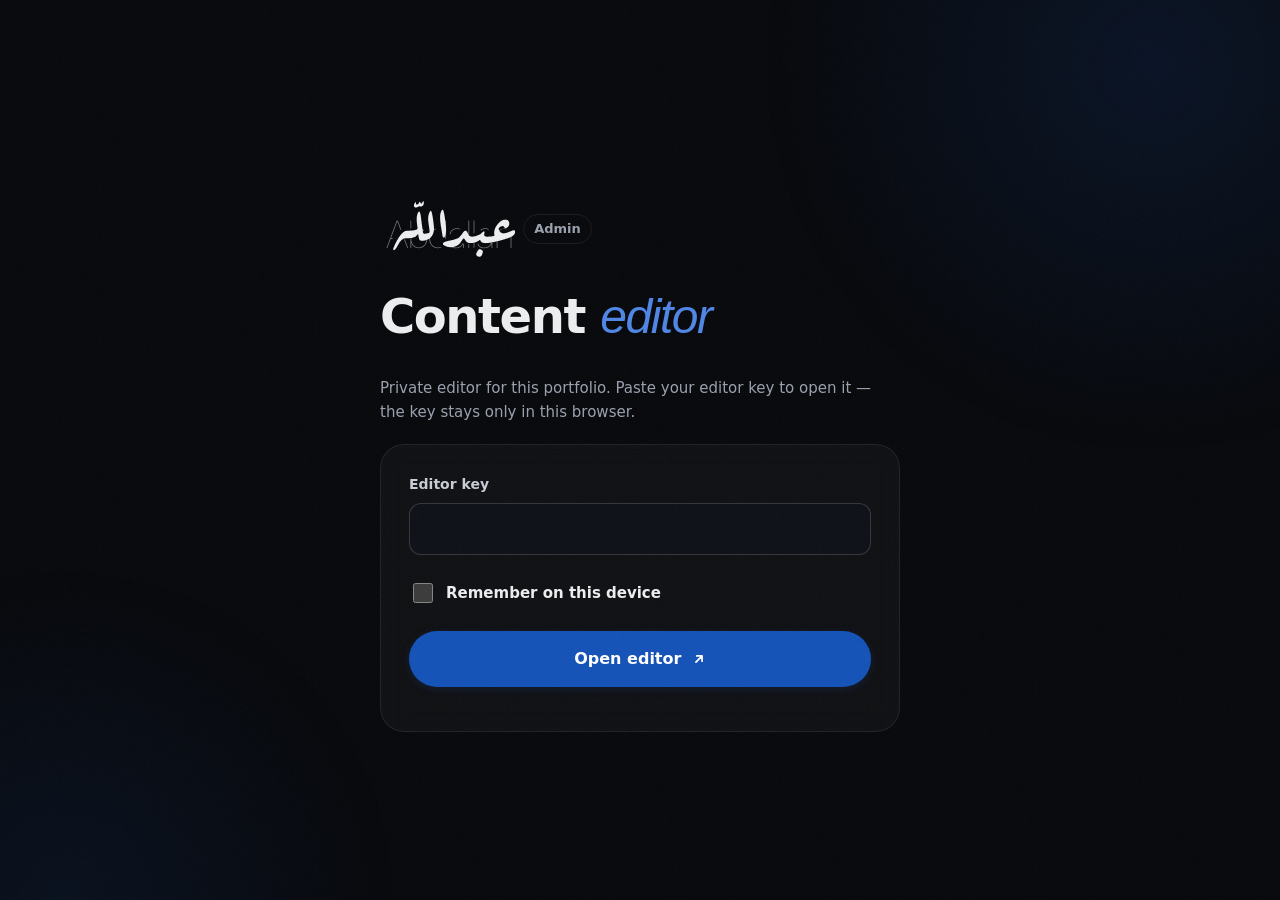
<file: admin.html>
<!DOCTYPE html>
<html lang="en">
<head>
<meta charset="utf-8">
<meta http-equiv="Content-Security-Policy" content="default-src 'none'; script-src 'self' 'sha256-1oNy6HyieyTVHmOH/fcIyyAEPQOOlY8JxHDR8w1dcWk='; style-src 'self' 'unsafe-inline' https://fonts.googleapis.com; font-src https://fonts.gstatic.com; img-src 'self' data: blob:; connect-src 'self' https://api.github.com; base-uri 'none'; form-action 'self'; object-src 'none'">
<meta name="viewport" content="width=device-width, initial-scale=1">
<link rel="icon" href="assets/img/favicon.svg" type="image/svg+xml">
<meta name="robots" content="noindex, nofollow, noarchive">
<meta name="referrer" content="no-referrer">
<title>Editor</title>
<link rel="preconnect" href="https://fonts.googleapis.com">
<link rel="preconnect" href="https://fonts.gstatic.com" crossorigin>
<link href="https://fonts.googleapis.com/css2?family=Manrope:wght@200..800&family=Alexandria:wght@400..600&family=Cairo:wght@700..900&family=Inter:ital,opsz,wght@0,14..32,100..900;1,14..32,100..900&family=Aref+Ruqaa:wght@700&display=swap" rel="stylesheet">
<link rel="stylesheet" href="assets/css/style.css?v=20261126113552">
<script>(function(){var t,on;try{t=localStorage.getItem('theme');on=localStorage.getItem('light-on')==='1'}catch(e){}if(t!=='light'&&t!=='dark'){t=matchMedia('(prefers-color-scheme: light)').matches?'light':'dark'}if(!on)t='dark';var d=document.documentElement;d.dataset.theme=t;d.classList.add('js');if(on)d.classList.add('light-on')})()</script>
<style>
.masked{-webkit-text-security:disc;font-family:monospace}
body::after{opacity:.04}
.adm{max-width:1400px;margin:0 auto;padding:28px var(--pad) 40px}
.adm-top{display:flex;justify-content:space-between;align-items:center;gap:16px;flex-wrap:wrap;margin-bottom:36px}
.adm-top .r{display:flex;gap:10px;flex-wrap:wrap;align-items:center}
.adm-top .r .btn{height:44px;min-height:44px;padding:0 20px;line-height:1;gap:9px}
.adm-top .r .theme-btn{width:44px;height:44px}
.adm-top .r .theme-btn svg{width:19px;height:19px}
.adm h1{font-size:clamp(34px,4vw,48px);letter-spacing:-.03em}
.card-a{padding:28px;border-radius:24px}
.login{max-width:520px;margin:10vh auto 0;display:flex;flex-direction:column;gap:20px}
.login p{color:var(--muted);font-size:15px}
.f{display:flex;flex-direction:column;gap:7px;font-size:14px;font-weight:600;color:var(--ink2)}
.f small{font-weight:400;color:var(--dim);font-size:13px}
.f input,.f textarea,.f select{width:100%;padding:13px 14px;border-radius:12px;border:1px solid var(--line2);background:var(--field);color:var(--ink);font:16px/1.5 'Inter',sans-serif}
.f textarea{min-height:110px;resize:vertical}
.f select{appearance:none;-webkit-appearance:none;cursor:pointer;padding-right:46px;background-image:url("data:image/svg+xml,%3Csvg xmlns='http://www.w3.org/2000/svg' width='12' height='8' viewBox='0 0 12 8' fill='none' stroke='%239AA1AE' stroke-width='1.8' stroke-linecap='round' stroke-linejoin='round'%3E%3Cpath d='M1 1.5l5 5 5-5'/%3E%3C/svg%3E");background-repeat:no-repeat;background-position:right 18px center;background-size:12px 8px}
.f select option{background:var(--panel,#12141B);color:var(--ink)}
.f input[type=color]{height:50px;padding:6px;cursor:pointer;-webkit-appearance:none;appearance:none}
.f input[type=color]::-webkit-color-swatch-wrapper{padding:0}
.f input[type=color]::-webkit-color-swatch{border:0;border-radius:8px}
.f input[type=color]::-moz-color-swatch{border:0;border-radius:8px}
.f input:focus,.f textarea:focus,.f select:focus{outline:2px solid var(--sky);outline-offset:1px;border-color:transparent}
.chk{display:flex;align-items:center;gap:10px;font-size:15px;font-weight:600;min-height:44px;cursor:pointer}
.chk input{width:20px;height:20px;accent-color:var(--blue)}
.f-ico{position:relative;display:block}.f-ico>svg{position:absolute;left:14px;top:50%;width:18px;height:18px;transform:translateY(-50%);fill:currentColor;pointer-events:none}.f-ico>input{padding-left:44px;width:100%}
.g2{display:grid;grid-template-columns:repeat(auto-fit,minmax(240px,1fr));gap:16px}
.g3{display:grid;grid-template-columns:repeat(auto-fit,minmax(180px,1fr));gap:16px}
.list{display:flex;flex-direction:column;gap:12px}
.prow{display:flex;align-items:center;gap:16px;padding:16px 18px;border-radius:20px}
.prow .ic{width:48px;height:48px;border-radius:13px;flex:none;display:grid;place-items:center;font-weight:800;overflow:hidden;color:#fff}
.prow .ic img{width:100%;height:100%;object-fit:cover}
.prow .t{flex:1}
.prow .t b{display:block;font-size:18px}
.prow .t small{color:var(--muted);font-size:14px}
.prow .acts{display:flex;gap:6px;flex-wrap:wrap}
.ib{min-width:44px;height:44px;padding:0 14px;border-radius:12px;border:1px solid var(--line2);font-size:14px;font-weight:600;transition:background .2s}
.ib:hover{background:rgb(var(--fg) / .07)}
.ib svg{width:16px;height:16px;fill:none;stroke:currentColor;stroke-width:2;stroke-linecap:round;stroke-linejoin:round;flex:none}
.ib.edit,.ib.hide,.ib.show,.ib.danger{display:inline-flex;align-items:center;gap:7px}
.ib.edit{color:#4F86E6;border-color:rgba(20,82,184,.5);background:rgba(20,82,184,.1)}
.ib.edit:hover{background:rgba(20,82,184,.2)}
[data-theme="light"] .ib.edit{color:#1452B8}
.ib.hide{color:#E8A33D;border-color:rgba(232,163,61,.45);background:rgba(232,163,61,.08)}
.ib.hide:hover{background:rgba(232,163,61,.18)}
.ib.show{color:#2FBF7F;border-color:rgba(47,191,127,.45);background:rgba(47,191,127,.08)}
.ib.show:hover{background:rgba(47,191,127,.18)}
.ib.danger{color:#F0566F;border-color:rgba(240,86,111,.45);background:rgba(240,86,111,.08)}
.vid-row{display:flex;align-items:flex-end;gap:10px}.vid-row>.f{flex:1;min-width:0}.vid-row .ib{height:48px;flex:none;cursor:pointer;display:inline-flex;align-items:center;justify-content:center}
@media (max-width:620px){.vid-row{flex-wrap:wrap}.vid-row>.f{flex-basis:100%}}
.ib.danger:hover{background:#E5484D;border-color:#E5484D;color:#fff}
[data-theme="light"] .ib.hide{color:#B26B00}
[data-theme="light"] .ib.show{color:#0E8A55}
[data-theme="light"] .ib.danger{color:#D12C45}
@media (max-width:520px){.ib{min-width:40px;padding:0 10px}.ib.edit,.ib.hide,.ib.show,.ib.danger{gap:5px}}
.badge-d{padding:5px 10px;border-radius:999px;font-size:12px;font-weight:700;background:rgb(var(--fg) / .08);color:var(--muted)}
.badge-d.hid,.badge-d.soon{display:inline-flex;align-items:center;gap:6px}
.badge-d svg{width:13px;height:13px;fill:none;stroke:currentColor;stroke-width:2;stroke-linecap:round;stroke-linejoin:round}
.badge-d.hid{background:rgb(var(--fg) / .08);color:var(--muted)}
.badge-d.soon{background:rgb(200 162 255 / .16);color:#C8A2FF;box-shadow:inset 0 0 0 1px rgb(200 162 255 / .34)}
.bdgs{display:inline-flex;gap:6px;flex-wrap:wrap}
.badge-d.on{background:rgba(61,220,151,.15);color:var(--ok)}
.badge-d.feat{background:rgb(242 181 68 / .14);color:#F2B544;margin-left:6px}
[data-theme="light"] .badge-d.feat{background:#FFF4DC;color:#A86A00}
.badge-d.pub.on{background:none;border:1px solid rgb(var(--fg) / .22);color:var(--ink)}
.ed-prev .ep-flags{display:flex;flex-wrap:wrap;gap:6px;align-items:center}.ed-prev .ep-flags .badge-d.feat{margin-left:0}
.ep-kind{display:flex;gap:6px;flex-wrap:wrap;justify-content:flex-end}
.seg-pick{display:flex;gap:4px;padding:4px;border-radius:14px;border:1px solid var(--line2);background:var(--field)}
.seg-pick button{flex:1;height:42px;border-radius:10px;font-size:14px;font-weight:600;color:var(--muted);transition:background .2s,color .2s}
.seg-pick button.on{background:var(--blue);color:#fff}
.seg-pick button:not(.on):hover{color:var(--ink);background:rgb(var(--fg) / .05)}
.ed{display:flex;flex-direction:column;gap:22px}
.ed fieldset{border:1px solid var(--line);border-radius:24px;padding:24px;margin:0;display:flex;flex-direction:column;gap:16px;background:var(--card)}
.ed legend{padding:0 10px;font-size:13px;font-weight:800;letter-spacing:.18em;text-transform:uppercase;color:var(--sky)}
.ed .hint{color:var(--dim);font-size:13.5px;margin-top:-6px}
.rep{display:flex;flex-direction:column;gap:12px}
.rep-item{display:grid;grid-template-columns:minmax(0,1fr) minmax(0,2fr) auto;gap:10px;align-items:start;padding:12px;border-radius:16px;border:1px solid var(--line)}
.rep-item.two{grid-template-columns:minmax(0,1fr) minmax(0,1fr) auto}
.rep-item.link-row{grid-template-columns:minmax(0,1fr) minmax(0,1.6fr) auto;align-items:end}
.rep-item .f{gap:4px}
.rep-item .f textarea{min-height:64px}
.rep-item.rec-row{grid-template-columns:minmax(0,1fr) auto;grid-auto-flow:row}.rec-row>.ib{grid-column:2;grid-row:1}.rec-row>:not(.ib){grid-column:1}
.imgs{display:flex;flex-wrap:wrap;gap:12px}
.im{position:relative;width:118px;display:flex;flex-direction:column;gap:6px}
.im .th{width:118px;height:200px;border-radius:14px;border:1px solid var(--line2);background:var(--field) center/cover no-repeat;display:grid;place-items:center;color:var(--dim);font-size:12px;text-align:center}
.th.empty{cursor:pointer;border-style:dashed;transition:border-color .2s,color .2s}
.th.empty:hover{border-color:var(--sky);color:var(--sky)}
.th.empty span{font-weight:600;font-size:12.5px}
.im.wide,.im.wide .th{width:220px}.im.wide .th{height:138px}
.im.sq,.im.sq .th{width:96px}.im.sq .th{height:96px}
.im .ctl{display:flex;gap:4px}
.im .ctl button{flex:1;height:32px;border-radius:9px;border:1px solid var(--line2);font-size:13px;font-weight:600;display:inline-flex;align-items:center;justify-content:center;gap:6px;color:var(--muted)}
.im .ctl button svg{width:15px;height:15px;fill:none;stroke:currentColor;stroke-width:1.9;stroke-linecap:round;stroke-linejoin:round;flex:none}
.im .ctl button.del:hover{color:#ff6b6b;border-color:rgba(255,107,107,.4)}
.im .ctl button:hover{background:rgb(var(--fg) / .08)}
.im input[type=text]{padding:7px 9px;border-radius:9px;border:1px solid var(--line2);background:var(--field);color:var(--ink);font-size:13px;width:100%}
.addimg{width:118px;height:200px;border-radius:14px;border:1.5px dashed var(--line2);display:grid;place-items:center;color:var(--muted);font-size:13px;font-weight:600;text-align:center;cursor:pointer;transition:border-color .2s,color .2s}
.addimg:hover{border-color:var(--sky);color:var(--ink)}
.addimg.wide{width:220px;height:138px}.addimg.sq{width:96px;height:96px}
.im.tab,.im.tab .th{width:132px}.im.tab .th{height:176px}.addimg.tab{width:132px;height:176px}
.rec-img{display:flex;flex-direction:column;align-items:flex-start;gap:8px;margin-top:6px}
.rec-th.addimg{width:120px;height:84px;font-size:13px}
.rec-ctl{display:flex;gap:6px}
.rec-ctl button,.rec-ctl label{height:32px;padding:0 12px;border-radius:9px;border:1px solid var(--line2);background:none;font-size:13px;font-weight:600;color:var(--muted);display:inline-flex;align-items:center;gap:6px;cursor:pointer}
.rec-ctl button:hover,.rec-ctl label:hover{background:rgb(var(--fg) / .08);color:var(--ink)}
.rec-ctl button.del:hover{color:#ff6b6b;border-color:rgba(255,107,107,.4)}
.rec-ctl svg{width:15px;height:15px;fill:none;stroke:currentColor;stroke-width:1.9;stroke-linecap:round;stroke-linejoin:round}
.item-off .ed-prev .ep-stage{opacity:.45;filter:grayscale(.5);transition:opacity .25s}
.off-dim{opacity:.42;transition:opacity .25s}.off-dim:focus-within,.off-dim:hover{opacity:.75}
.off-note{margin:2px 0 0;padding:10px 14px;border-radius:12px;font-size:13.5px;line-height:1.5;color:#F0C36A;background:rgba(240,164,58,.1);border:1px solid rgba(240,164,58,.3)}.rec-th{width:120px;height:84px;flex:none;border-radius:12px;border:1px dashed var(--line2);background:rgb(var(--fg) / .03) center/cover no-repeat;display:grid;place-items:center;font-size:12.5px;color:var(--muted)}.rec-th[style*="background-image"]{border-style:solid}.rec-acts{display:flex;gap:8px;flex-wrap:wrap;align-items:center}
.dev-pick{display:grid;grid-template-columns:repeat(3,1fr);gap:10px}
@media (max-width:560px){.dev-pick{grid-template-columns:1fr}}
.dev-opt{position:relative;display:flex;align-items:center;gap:10px;padding:12px 16px;border-radius:14px;border:1px solid var(--line2);cursor:pointer;font-weight:600;font-size:14.5px;color:var(--muted);transition:border-color .25s,background .25s,color .25s}
.dev-opt input{position:absolute;opacity:0;pointer-events:none}
.dev-opt svg{width:20px;height:20px;fill:none;stroke:currentColor;stroke-width:1.8;stroke-linecap:round;stroke-linejoin:round}
.dev-opt:has(input:checked){border-color:var(--sky);background:rgba(20,82,184,.12);color:var(--ink)}
.dev-opt:has(input:focus-visible){outline:2px solid var(--sky);outline-offset:2px}
.dev-up{display:flex;flex-direction:column;gap:10px}
.addimg input{display:none}
/* discard */
#discard{color:#F0566F;border-color:rgba(240,86,111,.45);background:rgba(240,86,111,.08)}
#discard:hover{background:#E5484D;border-color:#E5484D;color:#fff}
[data-theme="light"] #discard{color:#D12C45}
/* availability + cv */
.av-row{display:flex;justify-content:space-between;align-items:center;gap:14px;flex-wrap:wrap}
.cv-card{display:flex;align-items:center;gap:16px;flex-wrap:wrap;padding:14px 16px;border-radius:16px;border:1px solid var(--line2);background:rgb(var(--fg) / .03)}
.cv-ic{width:46px;height:56px;border-radius:10px;display:grid;place-items:end center;padding-bottom:9px;font:800 11px 'Inter',sans-serif;letter-spacing:.06em;color:#fff;background:linear-gradient(160deg,#F0566F,#C02640);flex:none;clip-path:polygon(0 0,72% 0,100% 22%,100% 100%,0 100%)}
.cv-meta{flex:1;min-width:180px;display:flex;flex-direction:column;gap:3px}
.cv-meta b{font-size:15px;word-break:break-all}
.cv-meta small{font-size:13px;color:var(--muted)}
.cv-meta i{font-style:normal;color:#E8A33D}.cv-meta i.ok{color:var(--ok)}
.cv-act{display:flex;gap:8px}
.cv-act .ib{display:inline-flex;align-items:center;text-decoration:none}.cv-act .ib:not(.edit):not(.danger){color:var(--ink)}
.cv-empty{display:flex;flex-direction:column;align-items:center;gap:6px;padding:26px;border-radius:16px;border:1.5px dashed var(--line2);color:var(--muted);cursor:pointer;transition:border-color .2s,color .2s}
.cv-empty:hover{border-color:var(--sky);color:var(--ink)}
.cv-empty svg{width:26px;height:26px;fill:none;stroke:currentColor;stroke-width:2;stroke-linecap:round;stroke-linejoin:round}
.cv-empty small{font-size:12.5px}
/* profile photos */
.ph-grid{display:grid;grid-template-columns:repeat(auto-fill,minmax(230px,280px));gap:18px}
.ph-card{display:flex;flex-direction:column;gap:12px;padding:12px;border-radius:20px;border:1px solid var(--line);background:rgb(var(--fg) / .025)}
.ph-top{display:flex;align-items:center;gap:12px;padding:4px 4px 0}
.ph-badge{width:30px;height:30px;border-radius:9px;display:grid;place-items:center;font:700 12px ui-monospace,Menlo,monospace;color:var(--sky);background:rgba(20,82,184,.14)}
.ph-top b{display:block;font-size:15px}.ph-top small{display:block;font-size:12.5px;color:var(--muted)}
.ph-card .imgs,.ph-card .imgs[data-multi="0"]:has(.im){position:relative;display:block}
.ph-card .im,.ph-card .imgs[data-multi="0"]:has(.im) .im{display:block;width:100%}
.ph-card .im .th,.ph-card .imgs[data-multi="0"]:has(.im) .im .th{width:100%;height:auto;aspect-ratio:4/5;margin:0;border-radius:14px;border:0;background-size:cover;background-position:center 25%}
.ph-card .im .ctl,.ph-card .im ~ .addimg{position:absolute;bottom:12px;z-index:2;height:36px;border-radius:999px;border:1px solid rgba(255,255,255,.25)!important;background:rgba(10,12,18,.6);backdrop-filter:blur(10px);-webkit-backdrop-filter:blur(10px);color:#fff;opacity:0;transform:translateY(6px);transition:opacity .25s,transform .25s}
.ph-card .im .ctl{left:12px;padding:0}
.ph-card .im .ctl button,.ph-card .imgs[data-multi="0"] .im .ctl button{height:34px;border:0;padding:0 14px;color:#fff;font-size:13px;font-weight:600;background:none}
.ph-card .im ~ .addimg{right:12px;width:auto;padding:0 16px;display:grid;place-items:center}
.ph-card .im ~ .addimg::after{font-size:13px;font-weight:600;color:#fff}
.ph-card .im .ctl:hover,.ph-card .im ~ .addimg:hover{background:rgba(20,82,184,.85)}
.ph-card .imgs:hover .ctl,.ph-card .imgs:hover .addimg,.ph-card .imgs:focus-within .ctl,.ph-card .imgs:focus-within .addimg{opacity:1;transform:none}
@media (hover:none){.ph-card .im .ctl,.ph-card .im ~ .addimg{opacity:1;transform:none}}
.ph-card .addimg.pt:first-child{position:static;width:100%;height:auto;aspect-ratio:4/5;border-radius:14px;font-size:14px;opacity:1;transform:none;background:none;border:1.5px dashed var(--line2)!important;color:var(--muted)}
.ph-card .im ~ .addimg{aspect-ratio:auto;min-width:96px;white-space:nowrap;border-radius:999px!important;display:flex!important;align-items:center;justify-content:center;line-height:1;height:36px!important;padding:0 18px!important}
.ph-card .im .ctl{border-radius:999px!important}
.ph-card .im .ctl button{line-height:1}
/* website text */
#tabPanel .ed{margin-top:4px}
.wt-help{display:flex;justify-content:space-between;align-items:center;gap:16px;flex-wrap:wrap;padding:16px 20px;border-radius:18px;margin-bottom:18px}
.wt-help>div:first-child{display:flex;flex-direction:column;gap:3px;font-size:14.5px;color:var(--muted)}
.wt-help b{color:var(--ink)}
.wt-keys{display:flex;gap:8px;flex-wrap:wrap}
.wt-keys span{font-size:13px;color:var(--muted);padding:6px 10px;border-radius:9px;border:1px solid var(--line);background:rgb(var(--fg) / .03)}
.wt-keys code,.wt-keys kbd{font:600 12.5px ui-monospace,SFMono-Regular,Menlo,monospace;color:var(--sky);margin-right:4px}
.wt{display:grid;grid-template-columns:260px minmax(0,1fr);gap:20px;align-items:start}
.wt-nav{position:sticky;top:20px;display:flex;flex-direction:column;gap:4px;padding:8px;border-radius:18px;border:1px solid var(--line);background:rgb(var(--fg) / .02);max-height:calc(100vh - 140px);overflow:auto}
.wt-tab{display:flex;align-items:center;gap:12px;padding:10px 12px;border-radius:12px;text-align:left;transition:background .2s}
.wt-tab:hover{background:rgb(var(--fg) / .05)}
.wt-tab.on{background:rgba(20,82,184,.14);box-shadow:inset 0 0 0 1px rgba(79,134,230,.35)}
.wt-n{font:600 12px ui-monospace,Menlo,monospace;color:var(--dim)}
.wt-tab.on .wt-n{color:var(--sky)}
.wt-l{display:flex;flex-direction:column;min-width:0}
.wt-l b{font-size:14.5px;white-space:nowrap;overflow:hidden;text-overflow:ellipsis}
.wt-l small{font-size:12.5px;color:var(--dim)}
.wt-l small i{font-style:normal;color:var(--sky)}
.wt-body{min-width:0}
.wt-sec{border:1px solid var(--line);border-radius:20px;background:rgb(var(--fg) / .02);padding:6px 22px 22px}
.wt-head{display:flex;justify-content:space-between;align-items:center;gap:14px;flex-wrap:wrap;padding:16px 0 14px;border-bottom:1px solid var(--line);margin-bottom:8px}
.wt-head small{font-size:12px;font-weight:700;letter-spacing:.12em;text-transform:uppercase;color:var(--dim)}
.wt-head h3{font-size:22px;letter-spacing:-.02em;margin-top:2px}
.wt-switch{display:inline-flex;align-items:center;gap:10px;font-size:14px;font-weight:600;cursor:pointer}
.wt-switch input{position:absolute;opacity:0;pointer-events:none}
.wt-switch span{position:relative;width:42px;height:24px;border-radius:999px;background:rgb(var(--fg) / .15);transition:background .2s}
.wt-switch span::after{content:"";position:absolute;top:3px;left:3px;width:18px;height:18px;border-radius:50%;background:#fff;transition:transform .25s}
.wt-switch input:checked+span{background:var(--blue)}
.wt-switch input:checked+span::after{transform:translateX(18px)}
.wt-switch input:focus-visible+span{outline:2px solid var(--sky);outline-offset:2px}
.wt-field{padding:14px 0;border-bottom:1px dashed var(--line)}
.wt-field:last-child{border-bottom:0}
.wt-lab{display:flex;justify-content:space-between;align-items:center;margin-bottom:8px}
.wt-lab span{font-size:12.5px;font-weight:700;letter-spacing:.06em;text-transform:uppercase;color:var(--muted)}
.wt-field.edited .wt-lab span::after{content:"Edited";margin-left:8px;padding:2px 8px;border-radius:999px;background:rgba(20,82,184,.15);color:var(--sky);font-size:11px;letter-spacing:0;text-transform:none}
.wt-reset{font-size:13px;font-weight:600;color:var(--sky)}
.wt-reset:hover{text-decoration:underline}
.wt-field textarea{width:100%;padding:12px 14px;border-radius:12px;border:1px solid var(--line2);background:var(--field);color:var(--ink);font:16px/1.5 'Inter',sans-serif;resize:none;overflow:hidden;min-height:48px}
.wt-field textarea:focus{outline:2px solid var(--sky);outline-offset:1px;border-color:transparent}
.wt-field.edited textarea{border-color:rgba(79,134,230,.5)}
.wt-orig{margin:8px 0 0;font-size:13px;color:var(--dim)}
.wt-group{margin:14px 0;border:1px solid var(--line2);border-radius:16px;background:rgb(var(--fg) / .025);overflow:hidden}
.wt-gh{display:flex;align-items:center;justify-content:space-between;gap:10px;padding:11px 16px;background:rgb(var(--fg) / .04);border-bottom:1px solid var(--line)}
.wt-gh b{font-size:14px;display:flex;align-items:center;gap:9px}
.wt-gh b::before{content:"";width:8px;height:8px;border-radius:2px;background:var(--blue);transform:rotate(45deg)}
.wt-gh small{font-size:12.5px;color:var(--dim)}
.wt-gb{padding:0 16px}
.wt-group.list .wt-gb{display:grid;grid-template-columns:repeat(auto-fill,minmax(200px,1fr));gap:0 14px}
.wt-group.list .wt-field{border-bottom:0;padding:10px 0}
.wt-group.list .wt-lab{display:none}
.wt-group.list .wt-field.edited .wt-lab{display:flex}
@media (max-width:860px){.wt{grid-template-columns:1fr}.wt-nav{position:static;flex-direction:row;overflow-x:auto;max-height:none}.wt-tab{flex:none}.wt-l small{display:none}}
.csec{border:1px solid var(--line);border-radius:18px;background:rgb(var(--fg) / .02)}
.csec+.csec{margin-top:12px}
.csec summary{display:flex;align-items:center;gap:12px;padding:16px 20px;cursor:pointer;list-style:none;font-weight:700}
.csec summary::-webkit-details-marker{display:none}
.csec summary::before{content:"›";font-size:20px;color:var(--muted);transition:transform .2s}
.csec[open] summary::before{transform:rotate(90deg)}
.cs-name{flex:1}.cs-count{font-size:13px;color:var(--dim);font-weight:500}
.cs-show{min-height:0;font-size:13.5px}
.cs-fields{display:grid;grid-template-columns:repeat(auto-fill,minmax(300px,1fr));gap:14px;padding:4px 20px 20px}
.cs-fields .f textarea{min-height:0;resize:vertical}
.ck{font-size:12.5px;font-weight:700;color:var(--muted);text-transform:uppercase;letter-spacing:.06em}
.ck i{font-style:normal;color:var(--sky);text-transform:none;letter-spacing:0;margin-left:6px}
.im.pt,.im.pt .th{width:200px}.im.pt .th{height:250px;background-position:center 20%}
.addimg.pt{width:200px;height:250px}
.imgs[data-multi="0"]{align-items:flex-end}
.imgs[data-multi="0"] [data-im="left"],.imgs[data-multi="0"] [data-im="right"]{display:none}
.imgs[data-multi="0"] .im ~ .addimg{width:auto;height:32px;padding:0 14px;border-radius:9px;border:1px solid var(--line2);font-size:0;align-self:start;color:var(--muted);display:inline-flex;align-items:center}
.imgs[data-multi="0"] .im ~ .addimg::after{content:"Replace";font-size:13px}
.imgs[data-multi="0"] .im .ctl button{flex:0 0 auto;width:auto;padding:0 12px}
.imgs[data-multi="0"] .im .ctl button[data-im="del"]::after{content:"Remove";font-size:13px}
.imgs[data-multi="0"] .im .ctl button[data-im="del"] svg{display:none}
.imgs[data-multi="0"]{flex-direction:column;align-items:flex-start;gap:8px}
.imgs[data-multi="0"] .im{flex-direction:column}
.imgs[data-multi="0"]:has(.im){display:grid;grid-template-columns:auto auto;justify-content:start;align-items:end;column-gap:8px}
.imgs[data-multi="0"]:has(.im) .im{grid-column:1/-1;display:contents}
.imgs[data-multi="0"]:has(.im) .im .th{grid-column:1/-1;margin-bottom:4px}

.savebar{position:fixed;left:0;right:0;bottom:0;z-index:80;padding:14px var(--pad);background:rgb(var(--bgc) / .88);backdrop-filter:blur(16px);border-top:1px solid var(--line);display:flex;justify-content:center}
.savebar .in{width:100%;max-width:1400px;display:flex;justify-content:space-between;align-items:center;gap:14px;flex-wrap:wrap}
.savebar .msg{color:var(--muted);font-size:14px}
.savebar .msg.err{color:var(--red)}
.savebar .msg.ok{color:var(--green)}
.hidden{display:none!important}
.atabs{display:inline-flex;padding:5px;border-radius:999px;gap:4px;margin-bottom:22px;max-width:100%;overflow-x:auto;scrollbar-width:none}
.atabs::-webkit-scrollbar{display:none}
.atabs button{white-space:nowrap;flex:none;min-height:42px;padding:8px 20px;border-radius:999px;font-weight:600;font-size:15px;color:var(--muted)}
.atabs button.on{background:var(--tab-on);color:var(--tab-on-ink)}
.atabs{margin-bottom:12px}
.asub{display:flex;flex-wrap:wrap;gap:8px;margin-bottom:24px;padding-left:4px}
.asub button{min-height:38px;padding:7px 15px;border-radius:12px;border:1px solid var(--line2);font-weight:600;font-size:14px;color:var(--muted);transition:background .25s,color .25s,border-color .25s}
.asub button:hover{color:var(--ink)}
.asub button.on{color:var(--ink);border-color:var(--sky);background:rgb(20 82 184 / .1)}
fieldset[hidden]{display:none!important}
.wt.single{grid-template-columns:minmax(0,1fr)}.wt.single .wt-nav{display:none}
.prow .bdgs{display:flex;gap:6px;flex-wrap:wrap}.prow .bdgs .badge-d.feat{margin-left:0}
@media (max-width:640px){.prow{flex-wrap:wrap}.prow .t{flex:1 1 calc(100% - 64px);min-width:0}.prow .bdgs{width:100%;padding-left:64px}.prow .acts{width:100%}.rep-item,.rep-item.two{grid-template-columns:minmax(0,1fr)}}
.steps-help{display:flex;flex-direction:column;gap:10px;color:var(--muted);font-size:14.5px;padding-left:20px}
.steps-help code{background:rgb(var(--fg) / .08);padding:2px 6px;border-radius:6px;color:var(--ink)}

/* admin top bar, same style as the site nav */
.adm-nav .nav-links button{display:flex;align-items:center;height:44px;padding:0 18px;border-radius:999px;font-size:15px;font-weight:500;color:var(--muted);transition:color .3s,background .3s;white-space:nowrap}
.adm-nav .nav-links button:hover{color:var(--ink)}
.adm-nav .nav-links button.on{background:rgba(120,175,255,.24);color:#E4EEFF}
[data-theme="light"] .adm-nav .nav-links button.on{background:#E3EEFF;color:#0F4499}
.adm-nav .atabs{margin:0}
.adm-nav .brand{display:flex;align-items:center;gap:12px}
.adm-nav .nav-right .btn{height:44px;min-height:44px;padding:0 18px;line-height:1;gap:9px;font-size:14.5px}
.adm-nav .nav-right .theme-btn{width:44px;height:44px}
.adm-nav .nav-right .theme-btn svg{width:19px;height:19px}
.adm{padding-top:110px}
/* the admin top bar keeps one height while scrolling (only its background changes) */
@media (min-width:901px){ .nav.adm-nav, .nav.adm-nav.scrolled{padding:16px 0} }
@media (max-width:900px){
  .adm-nav .nav-links{position:static;opacity:1;pointer-events:auto;transform:none;flex-direction:row;padding:5px;border-radius:999px;overflow-x:auto;justify-content:flex-start;background:rgb(var(--fg) / .04);scrollbar-width:none}
  .adm-nav .nav-links button{height:40px;padding:0 14px;font-size:14px}
  .adm-nav .nav-right .btn-ghost{display:none}
  .adm-nav{background:rgb(var(--bgc) / .88);backdrop-filter:blur(18px);-webkit-backdrop-filter:blur(18px);border-bottom:1px solid var(--line);padding:10px 0}
  .adm-nav .nav-inner{flex-wrap:wrap}
  .adm-nav .brand .logo{height:38px}
  .adm-nav .brand-sub{font-size:12px;padding:3px 9px}
  .adm-nav .nav-right{gap:8px}
  .adm-nav .nav-right .btn{padding:0 14px;font-size:14px}
  .adm{padding-top:96px}
}

/* ---------- project list: card grid ---------- */
#plist.pgrid-a{display:grid;grid-template-columns:repeat(3,minmax(0,1fr));gap:18px}
@media (max-width:1100px){#plist.pgrid-a{grid-template-columns:repeat(2,minmax(0,1fr))}}
@media (max-width:640px){#plist.pgrid-a{grid-template-columns:minmax(0,1fr)}}
.pc-a{display:flex;flex-direction:column;border-radius:22px;overflow:hidden;padding:0;transition:border-color .3s,transform .4s var(--ease)}
.pc-a:hover{transform:translateY(-3px)}
.pc-a.off .pc-cover{filter:grayscale(.7) brightness(.7)}
.pc-cover{position:relative;display:block;width:100%;aspect-ratio:16/10;padding:0;border:0;cursor:pointer;overflow:hidden;background:radial-gradient(120% 90% at 50% 120%,var(--tint),transparent 65%),#11141B;color:inherit}
.pc-shot{position:absolute;left:50%;top:14%;width:34%;height:120%;transform:translateX(-50%);border-radius:18px;background:#000 center top/cover no-repeat;box-shadow:0 0 0 5px #0A0B10,0 20px 40px rgb(0 0 0 / .5);transition:transform .5s var(--ease)}
.pc-a:hover .pc-shot{transform:translate(-50%,-8px)}
.pc-logo{position:absolute;left:50%;top:50%;width:84px;height:84px;transform:translate(-50%,-50%);border-radius:22px;overflow:hidden;box-shadow:0 20px 40px rgb(0 0 0 / .5)}.pc-logo img{width:100%;height:100%;object-fit:cover}
.pc-ghost{position:absolute;inset:auto 0 18%;text-align:center;font-size:clamp(30px,3.4vw,46px);font-weight:900;letter-spacing:.08em;color:rgb(255 255 255 / .1)}
.pc-n{position:absolute;top:14px;left:16px;font:700 12px ui-monospace,Menlo,monospace;color:rgb(255 255 255 / .55)}
.pc-flags{position:absolute;top:12px;right:12px;display:flex;gap:6px}
.pc-flags .badge-d{backdrop-filter:blur(8px);-webkit-backdrop-filter:blur(8px)}
.pc-flags .badge-d.feat{margin-left:0}
.pc-edit{position:absolute;left:50%;bottom:14px;transform:translate(-50%,8px);padding:8px 14px;border-radius:999px;background:#fff;color:#0B0D14;font-size:13px;font-weight:700;opacity:0;transition:opacity .3s,transform .3s}
@media (hover:hover){.pc-a:hover .pc-edit{opacity:1;transform:translate(-50%,0)}}.pc-cover:focus-visible .pc-edit{opacity:1;transform:translate(-50%,0)}
.pc-body{display:flex;align-items:center;gap:12px;padding:16px 18px 6px}
.pc-body .ic{width:44px;height:44px;border-radius:12px;flex:none;display:grid;place-items:center;font-weight:800;overflow:hidden;color:#fff}
.pc-body .ic img{width:100%;height:100%;object-fit:cover}
.pc-body .t{flex:1;min-width:0;display:flex;flex-direction:column;gap:2px}
.pc-body .t b{font-size:16.5px;white-space:nowrap;overflow:hidden;text-overflow:ellipsis}
.pc-body .t small{font-size:13px;color:var(--muted);white-space:nowrap;overflow:hidden;text-overflow:ellipsis}
.pc-st{font-size:12px;font-weight:700;padding:4px 10px;border-radius:999px;color:var(--ok);background:rgb(61 220 151 / .1)}
.pc-meta{display:flex;align-items:center;gap:10px;padding:4px 18px 12px 74px;font-size:12.5px;color:var(--muted)}
.pc-meta i{font-style:normal;color:#E8A33D}
.pc-devs{display:inline-flex;gap:3px}
.pc-devs svg{width:15px;height:15px;fill:none;stroke:currentColor;stroke-width:1.8;stroke-linecap:round;stroke-linejoin:round}
.pc-acts{display:flex;align-items:center;gap:8px;padding:12px 14px;border-top:1px solid var(--line);margin-top:auto}
.pc-acts .sp{flex:1}
.pc-acts .ib{min-height:38px}
.pc-new{align-items:center;justify-content:center;gap:6px;min-height:340px;border:1.5px dashed var(--line2);background:none;color:var(--muted);cursor:pointer}
.pc-new span{width:52px;height:52px;border-radius:50%;display:grid;place-items:center;font-size:26px;background:rgb(20 82 184 / .14);color:var(--sky);margin-bottom:6px}
.pc-new b{font-size:16px;color:var(--ink)}.pc-new small{font-size:13px}
.pc-new:hover{border-color:var(--sky);color:var(--ink)}

/* ---------- project editor: side panel with live card + section nav ---------- */
.ed-layout.two{display:grid;grid-template-columns:300px minmax(0,1fr);gap:28px;align-items:start}
.ed-layout.two .ed-side{position:sticky;top:96px;display:flex;flex-direction:column;gap:16px;max-height:calc(100vh - 120px);overflow:auto;scrollbar-width:none}
@media (max-width:1000px){.ed-layout.two{grid-template-columns:minmax(0,1fr)}.ed-layout.two .ed-side{position:static;max-height:none}.ed-nav{display:none!important}}
.ed-prev{border-radius:22px;overflow:hidden;padding:0}
.ep-cover{position:relative;aspect-ratio:16/11;display:grid;place-items:center;background:radial-gradient(120% 90% at 50% 120%,var(--tint,#2B3A8F),transparent 65%),#11141B}
.ep-logo{width:76px;height:76px;border-radius:20px;overflow:hidden;display:grid;place-items:center;font-size:32px;font-weight:800;color:#fff;background:linear-gradient(140deg,var(--tint,#2B3A8F),#0E1119);box-shadow:0 18px 36px rgb(0 0 0 / .45)}
.ep-logo img{width:100%;height:100%;object-fit:cover}
.ep-cap{position:absolute;top:12px;left:14px;font-size:11px;font-weight:700;letter-spacing:.12em;text-transform:uppercase;color:rgb(255 255 255 / .55)}
.ep-flags{position:absolute;top:10px;right:10px;display:flex;gap:6px}
.ep-body{display:flex;flex-direction:column;gap:4px;padding:14px 16px 16px}
.ep-body b{font-size:17px}.ep-body small{font-size:13px;color:var(--muted)}
.ep-st{align-self:flex-start;margin-top:6px;font-size:12px;font-weight:700;padding:3px 10px;border-radius:999px;color:var(--ok);background:rgb(61 220 151 / .1)}
.ep-st:empty{display:none}
.ed-nav{display:flex;flex-direction:column;gap:2px;padding:8px;border-radius:18px;border:1px solid var(--line)}
.ed-nav a{display:flex;align-items:center;gap:10px;padding:9px 10px;border-radius:12px;font-size:14px;font-weight:600;color:var(--muted);text-decoration:none;transition:background .2s,color .2s}
.ed-nav a span{font:700 11px ui-monospace,Menlo,monospace;color:var(--dim,var(--muted));width:20px}
.ed-nav a:hover{color:var(--ink);background:rgb(var(--fg) / .04)}
.ed-nav a.on{color:var(--tab-on-ink,#EEF4FF);background:var(--tab-on,rgba(120,175,255,.3))}
.ed-nav a.on span{color:inherit}
.ed-layout.two .ed{counter-reset:eds}
.ed-layout.two .ed>fieldset>legend::before{counter-increment:eds;content:counter(eds,decimal-leading-zero) "  ·  ";opacity:.6}
.ed-layout.two .ed>fieldset{scroll-margin-top:100px}
#v-edit .adm-top{align-items:flex-end}

/* ---------- show / hide a whole section or one part ---------- */
.part-bar{display:flex;align-items:center;justify-content:space-between;gap:16px;padding:14px 18px;border-radius:16px;margin-bottom:20px;border-left:3px solid var(--ok)}
.part-bar.off{border-left-color:#E8A33D;background:rgb(232 163 61 / .06)}
.pb-t{display:flex;flex-direction:column;gap:2px}.pb-t b{font-size:15px}.pb-t small{font-size:13px;color:var(--muted)}
.part-bar.off .pb-t small{color:#E8A33D}
.wt-lab{display:flex;align-items:center;gap:8px}
.wt-lab>span{flex:1}
.wt-eye{display:inline-flex;align-items:center;gap:6px;height:30px;min-width:30px;padding:0 7px;border-radius:9px;border:1px solid var(--line2);color:var(--muted);font-size:12.5px;font-weight:600;transition:color .2s,border-color .2s,background .2s}
.wt-eye:hover{color:var(--ink)}
.wt-eye svg{width:16px;height:16px;fill:none;stroke:currentColor;stroke-width:1.8;stroke-linecap:round;stroke-linejoin:round}
.wt-eye .no,.wt-eye.is-off .on{display:none}.wt-eye.is-off .no{display:block}
.wt-eye.is-off{color:#E8A33D;border-color:rgb(232 163 61 / .5);background:rgb(232 163 61 / .08)}
.wt-gh{display:flex;align-items:center;gap:10px}
.wt-gh{justify-content:flex-start}.wt-gh small{margin-left:auto}
.wt-field.off textarea,.wt-group.off .wt-gb{opacity:.45}
.wt-field.off .wt-lab>span::after,.wt-group.off>.wt-gh b::after{content:" · hidden";color:#E8A33D;font-weight:600}

fieldset>.wt-head.part-sw{padding-top:0;margin-bottom:16px}
.part-list .wt-head{padding:4px 0 14px;margin-bottom:16px}
#listHint{margin-bottom:18px}

/* ---- admin polish: search, sub-tabs, dots, folding cards, hidden sections ---- */
.asearch{position:relative;width:min(340px,100%)}
.asearch svg{position:absolute;left:14px;top:50%;width:17px;height:17px;transform:translateY(-50%);fill:none;stroke:var(--muted);stroke-width:2;stroke-linecap:round;pointer-events:none}
.asearch input{width:100%;height:46px;padding:0 16px 0 42px;border-radius:14px;border:1px solid var(--line2);background:var(--field);color:var(--ink);font:15px 'Inter',sans-serif}
.asearch input:focus{outline:2px solid var(--sky);outline-offset:1px;border-color:transparent}
.sres{position:absolute;right:0;top:calc(100% + 8px);z-index:60;width:min(460px,92vw);max-height:420px;overflow:auto;padding:6px;border-radius:16px;box-shadow:0 20px 50px rgb(0 0 0 / .35)}
.sres button{display:flex;flex-direction:column;gap:3px;width:100%;padding:10px 12px;border-radius:11px;text-align:left}
.sres button:hover,.sres button:focus-visible{background:rgb(var(--fg) / .06)}
.sres small{font-size:12px;font-weight:600;color:var(--dim)}
.sres small i{font-style:normal;color:var(--sky);margin-left:4px}
.sres span{font-size:14px;color:var(--ink);line-height:1.45}
.sres mark{background:rgb(20 82 184 / .3);color:inherit;border-radius:3px;padding:0 1px}
.sres p{padding:12px;color:var(--muted);font-size:14px;margin:0}
.asub{gap:6px;padding:6px;border-radius:16px;border:1px solid var(--line);background:rgb(var(--fg) / .02);width:fit-content;max-width:100%}
.asub button{min-height:42px;padding:8px 18px;border:0;border-radius:11px;font-size:14.5px}
.asub button:hover{background:rgb(var(--fg) / .05)}
.asub button.on{background:var(--tab-on);color:var(--tab-on-ink);border:0}
.tdot{display:inline-block;width:7px;height:7px;margin-left:7px;border-radius:50%;background:#E8A33D;vertical-align:middle;box-shadow:0 0 0 3px rgb(232 163 61 / .18)}
.wt{grid-template-columns:250px minmax(0,1fr)}
.wt-jumps{display:flex;flex-direction:column;gap:1px;margin:2px 0 8px 22px;padding-left:12px;border-left:1px solid var(--line2)}
.wt-jh{display:flex;justify-content:space-between;align-items:center;padding:4px 6px 6px}
.wt-jh small{font-size:12px;color:var(--dim)}
.wt-jh button{font-size:12.5px;font-weight:600;color:var(--sky)}
.wt-jumps a{padding:6px 8px;border-radius:9px;font-size:13.5px;color:var(--muted);text-decoration:none;white-space:nowrap;overflow:hidden;text-overflow:ellipsis}
.wt-jumps a:hover{color:var(--ink);background:rgb(var(--fg) / .05)}
.wt-tips{margin-top:8px;padding:10px 12px;border-top:1px solid var(--line);font-size:13px;color:var(--muted)}
.wt-tips summary{cursor:pointer;font-weight:600;color:var(--ink);list-style:none}
.wt-tips summary::before{content:"?";display:inline-grid;place-items:center;width:18px;height:18px;margin-right:8px;border-radius:50%;border:1px solid var(--line2);font-size:11px;color:var(--sky)}
.wt-tips p{margin:8px 0 0}
.wt-tips code,.wt-tips kbd{font:600 12px ui-monospace,Menlo,monospace;color:var(--sky);margin-right:4px}
.wt-gh[data-fold]{cursor:pointer;user-select:none}
.wt-gh[data-fold]:hover{background:rgb(var(--fg) / .06)}
.wt-gh[data-fold]:focus-visible{outline:2px solid var(--sky);outline-offset:-2px}
.wt-chev{width:16px;height:16px;flex:none;fill:none;stroke:var(--muted);stroke-width:2.2;stroke-linecap:round;stroke-linejoin:round;transform:rotate(90deg);transition:transform .25s}
.wt-group.closed .wt-chev{transform:none}
.wt-gh b{flex:none}
.wt-peek{flex:1;min-width:0;font-size:13.5px;color:var(--dim);white-space:nowrap;overflow:hidden;text-overflow:ellipsis;opacity:0;transition:opacity .2s}
.wt-group.closed .wt-peek{opacity:1}
.wt-gh small{margin-left:auto;flex:none}
.wt-group.closed .wt-gb{display:none}
.wt-group.closed .wt-gh{border-bottom:0}
.wt-group,.wt-field{scroll-margin-top:24px}
@keyframes wtFlash{0%,40%{box-shadow:0 0 0 3px rgb(79 134 230 / .55)}100%{box-shadow:0 0 0 3px rgb(79 134 230 / 0)}}
.wt-group.flash,.wt-field.flash{animation:wtFlash 1.6s ease-out;border-radius:14px}
.off-note{display:flex;align-items:center;gap:10px;margin:4px 0 12px;padding:11px 14px;border-radius:12px;background:rgb(232 163 61 / .1);border:1px solid rgb(232 163 61 / .35);color:#E8A33D;font-size:14px;font-weight:600}
.off-note::before{content:"";width:8px;height:8px;border-radius:50%;background:currentColor;flex:none}
.wt-sec.sec-off .wt-field,.wt-sec.sec-off .wt-group,.is-part-off>*:not(legend):not(.part-sw):not(.off-note),#plist.is-part-off{opacity:.45;transition:opacity .25s}
.wt-sec.sec-off .wt-field:focus-within,.wt-sec.sec-off .wt-group:focus-within{opacity:1}
@media (max-width:860px){.wt{grid-template-columns:minmax(0,1fr)}.wt.one .wt-nav{display:none}.wt-jumps,.wt-tips{display:none!important}.asearch{width:100%}.asub{width:100%;flex-wrap:nowrap;overflow-x:auto;scrollbar-width:none}.asub button{flex:none}.wt-peek{display:none}}

.tgrid{display:grid;grid-template-columns:repeat(auto-fill,minmax(250px,1fr));gap:10px;margin:14px 0 4px}
.tgrid .wt-group.tcard{margin:0;border-radius:14px}
.tcard .wt-gh{align-items:center;gap:12px;padding:10px 10px 10px 12px;background:none;border:0}
.tc-ic{width:38px;height:38px;flex:none;display:grid;place-items:center;border-radius:10px;background:rgb(var(--fg) / .06);border:1px solid var(--line)}
.tc-ic svg{width:20px;height:20px}
.tc-fb{font-weight:700;color:var(--muted)}
.tc-f{flex:1;min-width:0;display:flex;flex-direction:column;gap:1px}
.tcard .wt-field.tf{position:relative;padding:0;border:0}
.tcard .wt-field.tf textarea{display:block;min-height:0;padding:3px 24px 3px 6px;border:1px solid transparent;border-radius:7px;background:none;font-size:14.5px;font-weight:600;line-height:1.35}
.tcard .wt-field.tf+.wt-field.tf textarea{font-size:13px;font-weight:400;color:var(--muted)}
.tcard .wt-field.tf textarea:hover{border-color:var(--line2)}
.tcard .wt-field.tf textarea:focus{background:var(--field)}
.tcard .wt-field.tf.edited textarea{border-color:rgba(79,134,230,.45)}
.tcard .tf .wt-reset{position:absolute;right:4px;top:50%;transform:translateY(-50%);font-size:14px}
.tcard .wt-orig{display:none!important}
.tcard .wt-eye{align-self:center}.tcard .wt-eye span{display:none}
.tcard.off .tc-ic,.tcard.off .tc-f{opacity:.4}
.tcard.off>.wt-gh b::after{content:none}
@media (max-width:640px){.tgrid{grid-template-columns:1fr 1fr;gap:8px}.tcard .wt-gh{flex-wrap:wrap;gap:8px;padding:10px;position:relative}.tc-ic{width:32px;height:32px}.tc-f{flex-basis:100%}.tcard .wt-eye{position:absolute;top:10px;right:10px}.tcard .wt-field.tf textarea{padding-left:2px}}

.help-btn svg{width:20px;height:20px}
.help-dlg{width:min(860px,94vw);max-height:88vh;padding:0;border:1px solid var(--line2);border-radius:24px;background:rgb(var(--raise));color:var(--ink);box-shadow:0 30px 80px rgb(0 0 0 / .45);overflow:hidden}
.help-dlg[open]{display:flex;flex-direction:column;animation:hdIn .25s ease-out}
@keyframes hdIn{from{opacity:0;transform:translateY(10px) scale(.98)}}
.help-dlg::backdrop{background:rgb(4 5 8 / .6);backdrop-filter:blur(6px);-webkit-backdrop-filter:blur(6px)}
.hd-head{display:flex;justify-content:space-between;align-items:center;gap:16px;padding:22px 26px;border-bottom:1px solid var(--line)}
.hd-head small{font-size:12px;font-weight:700;letter-spacing:.12em;text-transform:uppercase;color:var(--sky)}
.hd-head h2{font-size:26px;letter-spacing:-.02em;margin-top:2px}
.hd-x{width:40px;height:40px;border-radius:50%;border:1px solid var(--line2);color:var(--muted);font-size:15px}
.hd-x:hover{color:var(--ink)}
.hd-body{overflow:auto;padding:8px 26px 26px}
.hd-body h3{margin:22px 0 8px;font-size:12.5px;font-weight:700;letter-spacing:.12em;text-transform:uppercase;color:var(--dim)}
.hd-row{display:grid;grid-template-columns:minmax(0,.9fr) minmax(0,1.3fr);gap:20px;align-items:center;padding:14px 0;border-top:1px solid var(--line)}
.hd-k b{font-size:15.5px}.hd-k p{margin:4px 0 0;font-size:14px;color:var(--muted);line-height:1.5}
.hd-ex{display:flex;align-items:center;gap:10px;flex-wrap:wrap;padding:12px 14px;border-radius:14px;background:rgb(var(--fg) / .04);border:1px solid var(--line);font-size:14.5px}
.hd-in{padding:6px 10px;border-radius:9px;background:var(--field);border:1px solid var(--line2)}
.hd-in code,.hd-in kbd,.hd-k kbd{font:600 13px ui-monospace,Menlo,monospace;color:var(--sky)}
.hd-out{font-weight:500}.hd-out .hl{color:var(--sky);font-weight:600}
.hd-arrow{color:var(--dim)}
.hd-key{padding:1px 6px;border-radius:5px;border:1px solid var(--line2);font-size:11.5px!important}
.hd-ex.t{display:grid;grid-template-columns:auto 1fr;gap:8px 12px;align-items:center}
.hd-ex.t .hd-arrow{display:none}
.hd-ex.t::before{content:"You type";grid-row:1;font-size:11.5px;font-weight:700;letter-spacing:.08em;text-transform:uppercase;color:var(--dim)}
.hd-ex.t .hd-in{grid-row:1;grid-column:2;justify-self:start}
.hd-ex.t::after{content:"Website";grid-row:2;grid-column:1;font-size:11.5px;font-weight:700;letter-spacing:.08em;text-transform:uppercase;color:var(--dim)}
.hd-ex.t .hd-out{grid-row:2;grid-column:2;padding:0 10px}
.wt.one.flat{grid-template-columns:minmax(0,1fr)}.wt.one.flat .wt-nav{display:none}
.hd-empty{color:var(--dim);font-style:italic;min-width:110px}
.hd-muted{color:var(--dim);text-decoration:line-through}
.hd-chip{display:inline-flex;align-items:center;gap:6px;padding:6px 12px;border-radius:10px;border:1px solid var(--line2);font-size:13.5px;font-weight:600;color:var(--muted)}
.hd-chip.off{color:#E8A33D;border-color:rgb(232 163 61 / .5);background:rgb(232 163 61 / .08)}
.hd-chip.blue{color:var(--sky);background:rgba(20,82,184,.15);border-color:transparent}
.hd-chip.ok{color:#3DDC97;border-color:rgb(61 220 151 / .4)}
.hd-chip.primary{background:var(--blue);border-color:var(--blue);color:#fff}
.hd-chip .tdot{margin-left:2px}
.hd-sw{position:relative;width:42px;height:24px;border-radius:999px;background:rgb(var(--fg) / .15)}
.hd-sw::after{content:"";position:absolute;top:3px;left:3px;width:18px;height:18px;border-radius:50%;background:#fff}
.hd-sw.on{background:var(--blue)}.hd-sw.on::after{transform:translateX(18px)}
@media (max-width:700px){.hd-row{grid-template-columns:1fr;gap:10px}.hd-head,.hd-body{padding-inline:18px}}

.ask-dlg{width:min(440px,92vw);padding:0;border:1px solid var(--line2);border-radius:22px;background:rgb(var(--raise));color:var(--ink);box-shadow:0 30px 80px rgb(0 0 0 / .5)}
.ask-dlg[open]{animation:askIn .22s cubic-bezier(.2,.9,.3,1.2)}
.ask-dlg.closing{animation:askOut .14s ease-in forwards}
.ask-dlg::backdrop{background:rgb(4 5 8 / .55);backdrop-filter:blur(5px);-webkit-backdrop-filter:blur(5px)}
@keyframes askIn{from{opacity:0;transform:translateY(8px) scale(.96)}}
@keyframes askOut{to{opacity:0;transform:scale(.97)}}
.ask-in{padding:26px 26px 22px;text-align:center}
.ask-ic{width:52px;height:52px;margin:0 auto 14px;display:grid;place-items:center;border-radius:16px;color:var(--sky);background:rgba(20,82,184,.14)}
.ask-ic svg{width:24px;height:24px}
.ask-dlg[data-tone="danger"] .ask-ic{color:#F07167;background:rgb(240 113 103 / .13)}
.ask-t{font-size:20px;letter-spacing:-.02em;line-height:1.3}
.ask-p{margin:8px 0 0;font-size:14.5px;line-height:1.55;color:var(--muted)}
.ask-btns{display:grid;grid-template-columns:1fr 1fr;gap:10px;margin-top:22px}
.ask-btns .btn{height:46px;min-height:46px;justify-content:center}
.ask-dlg[data-tone="danger"] [data-ask="ok"]{background:#E5484D;border-color:#E5484D;color:#fff}
.ask-dlg[data-tone="danger"] [data-ask="ok"]:hover{background:#D63B40}

/* ---- compact text editor: short texts side by side, cards in a grid ---- */
.wt-flow{display:grid;grid-template-columns:repeat(2,minmax(0,1fr));gap:0 18px;align-items:start}
.wt-flow>*{grid-column:1/-1}
.wt-flow>.wt-field.half{grid-column:auto}
.wt-field{padding:12px 0}
.wt-lab{margin-bottom:6px}
.wt-lab span{font-size:11.5px}
.wt-field textarea{padding:10px 13px;font-size:15px;min-height:44px}
.wt-flow>.wt-field.half{border-bottom:0}
.wt-run{margin:10px 0 6px}
.wt-run-h{display:flex;align-items:center;gap:8px;margin-bottom:8px;font-size:11.5px;font-weight:700;letter-spacing:.06em;text-transform:uppercase;color:var(--muted)}
.wt-run-h small{padding:1px 7px;border-radius:999px;background:rgb(var(--fg) / .07);font-size:11px;letter-spacing:0;color:var(--dim)}
.wt-run-b{display:grid;grid-template-columns:repeat(auto-fill,minmax(180px,1fr));gap:8px}
.wt-field.c{position:relative;padding:0;border:0}
.wt-field.c textarea{min-height:42px;padding:10px 64px 10px 12px;font-size:14.5px}
.c-act{position:absolute;right:6px;top:6px;display:flex;gap:4px;align-items:center}
.c-act .wt-eye{height:30px;min-width:30px;padding:0 6px}
.c-act .wt-reset{font-size:15px;padding:0 4px}
.wt-field.c.off textarea{opacity:.45}
.cgrid{display:grid;grid-template-columns:repeat(auto-fill,minmax(280px,1fr));gap:12px;margin:14px 0 6px}
.cgrid .wt-group.card{margin:0;display:flex;flex-direction:column}
.wt-group.card .wt-gh{padding:10px 12px 10px 16px}
.wt-group.card .wt-gh b{font-size:13.5px}
.wt-group.card .wt-eye{margin-left:auto}
.wt-group.card .wt-gh .wt-eye span{display:none}
.wt-group.card .wt-gh b{min-width:0;overflow:hidden;text-overflow:ellipsis;white-space:nowrap}
.wt-group.card .wt-gb{padding:4px 16px 12px;gap:0 12px}
.wt-group.card .wt-field{padding:8px 0;border-bottom:0}
.wt-group.card .wt-field textarea{font-size:14.5px;padding:9px 12px;min-height:40px}
.wt-group.card .wt-orig{font-size:12px}
.wt-group.card .wt-run-b{grid-template-columns:repeat(auto-fill,minmax(130px,1fr))}
@media (max-width:860px){.wt-flow{grid-template-columns:1fr}.cgrid{grid-template-columns:1fr}.wt-run-b{grid-template-columns:1fr 1fr}}

/* text + photo on one page: 70 / 30 */
#edForm.combo-side{display:grid;grid-template-columns:minmax(0,7fr) minmax(0,3fr);column-gap:20px;row-gap:0;align-items:start}
/* the side boxes keep their own spacing, so the empty grid rows the text spans add no height */
#edForm.combo-side>fieldset:not([hidden])~fieldset:not([hidden]){margin-top:20px}
#edForm.combo-side>.combo-text{grid-column:1;grid-row:1 / span 20;min-width:0}
#edForm.combo-side>fieldset{grid-column:2;margin:0}
#edForm.combo-side>fieldset .ph-grid{grid-template-columns:1fr}
@media (max-width:1000px){#edForm.combo-side{grid-template-columns:1fr;row-gap:20px}#edForm.combo-side>fieldset:not([hidden])~fieldset:not([hidden]){margin-top:0}#edForm.combo-side>.combo-text,#edForm.combo-side>fieldset{grid-column:1;grid-row:auto;position:static}}

/* one section header style everywhere: small grey "Section", big white title, line under it.
   The legend itself stays for screen readers; a real header is added next to it (Safari draws floated legends on the border) */
.ed fieldset,.wt-sec{border:1px solid var(--line);border-radius:20px;background:var(--card);padding:6px 22px 22px}
.ed fieldset{gap:14px}
.ed fieldset>legend{position:absolute!important;width:1px;height:1px;padding:0;margin:-1px;overflow:hidden;clip:rect(0 0 0 0);white-space:nowrap;border:0}
.fs-head{padding:16px 0 14px;border-bottom:1px solid var(--line)}
.fs-head small{display:block;margin-bottom:2px;font-size:12px;font-weight:700;letter-spacing:.12em;text-transform:uppercase;color:var(--dim)}
.fs-head h3{font-size:22px;font-weight:700;letter-spacing:-.02em;line-height:1.25;color:var(--ink)}
.ed fieldset:has(>.part-sw)>.fs-head,.ed fieldset:has(>.av-head)>.fs-head{display:none}
fieldset>.wt-head.av-head{padding-top:16px;margin-bottom:12px}
fieldset>.wt-head.part-sw{padding-top:16px;margin-bottom:4px}
.wt-head h3{font-size:22px}
#subTabs[hidden]{display:none!important}
#pageTabs:has(+#subTabs[hidden]){margin-bottom:24px}

/* learning & recognition: one tidy row per item, opens to edit */
.rep-item.rec-row{display:block;padding:0;overflow:hidden;background:rgb(var(--fg) / .02)}
.rr-h{display:flex;align-items:center;gap:12px;padding:10px 12px;cursor:pointer;user-select:none}
.rr-h:hover{background:rgb(var(--fg) / .04)}
.rr-h:focus-visible{outline:2px solid var(--sky);outline-offset:-2px}
.rr-mini{width:44px;height:32px;flex:none;border-radius:7px;border:1px solid var(--line2);background:rgb(var(--fg) / .05) center/cover no-repeat}
.rr-k{flex:none;padding:3px 9px;border-radius:999px;font-size:11.5px;font-weight:700;color:var(--kc);background:color-mix(in srgb,var(--kc) 16%,transparent)}
.rr-k.k-certificate,.rr-k.k-education{--kc:#E2B866}.rr-k.k-award{--kc:#A497DB}.rr-k.k-leadership{--kc:#5FB894}
.rr-ht{flex:1;min-width:0;display:flex;flex-direction:column}
.rr-ht b{font-size:14.5px;white-space:nowrap;overflow:hidden;text-overflow:ellipsis}
.rr-ht small{font-size:12.5px;color:var(--dim);white-space:nowrap;overflow:hidden;text-overflow:ellipsis}
.rr-del{width:34px;height:34px;flex:none;display:grid;place-items:center;border-radius:10px;border:1px solid transparent;color:var(--dim);transition:color .2s,background .2s,border-color .2s}
.rr-del svg{width:17px;height:17px;fill:none;stroke:currentColor;stroke-width:1.8;stroke-linecap:round;stroke-linejoin:round}
.rr-eye{width:34px;height:34px;flex:none;display:grid;place-items:center;border-radius:10px;border:1px solid transparent;color:var(--dim);transition:color .2s,background .2s,border-color .2s}
.rr-eye svg{width:17px;height:17px;fill:none;stroke:currentColor;stroke-width:1.8;stroke-linecap:round;stroke-linejoin:round}
.rr-eye:hover{color:var(--ink);background:rgb(var(--fg) / .08);border-color:rgb(var(--fg) / .3)}
.rr-eye.off{color:#E8A33D}
.rr-off{font-size:12px;font-weight:600;padding:3px 9px;border-radius:999px;color:#E8A33D;background:rgba(232,163,61,.1);border:1px solid rgba(232,163,61,.35);flex:none}
.rec-row.is-off .rr-mini,.rec-row.is-off .rr-k,.rec-row.is-off .rr-ht,.rec-row.is-off .rr-b{opacity:.5}
.rr-acts{display:flex;gap:6px;flex:none}.rr-acts .ib.ico{width:36px;min-width:36px;height:36px;border-radius:10px}.rr-acts .ib.ico svg{width:16px;height:16px}
.rr-del:hover{color:#F07167;background:rgb(240 113 103 / .1);border-color:rgb(240 113 103 / .35)}
.rr-chev{width:18px;height:18px;flex:none;fill:none;stroke:var(--muted);stroke-width:2;stroke-linecap:round;stroke-linejoin:round;transition:transform .25s}
.rec-row.open .rr-chev{transform:rotate(180deg)}
.rr-b{display:none;flex-direction:column;gap:12px;padding:14px 14px 16px;border-top:1px solid var(--line)}
.rec-row.open .rr-b{display:flex}
.rec-row.open{border-color:var(--line2)}
.rep[data-rep="recognition"]{gap:8px}
/* nothing sticks while scrolling: the whole page scrolls */
@media (min-width:861px){.wt-nav,.ed-layout.two .ed-side{position:static!important;max-height:none!important;overflow:visible!important}}
@media (max-width:640px){.rr-mini{display:none}.rr-h{gap:8px}.rr-ht b,.rr-ht small{white-space:normal}}
/* no side list on text pages */
.wt,.wt.one,.wt.flat{grid-template-columns:minmax(0,1fr)!important}.wt-nav{display:none!important}
.cgrid{grid-template-columns:repeat(auto-fit,minmax(280px,1fr))!important}
.pts{display:flex;flex-direction:column;gap:6px;padding:10px 0 4px}
.pts .wt-field.c{padding-left:16px}
.pts .wt-field.c::before{content:"";position:absolute;left:2px;top:19px;width:6px;height:6px;border-radius:50%;background:var(--sky)}
.pts .wt-field.c textarea{min-height:40px;padding-top:9px;padding-bottom:9px}
.wt-group.card .wt-field.c textarea{padding-right:46px}
.pts.words .wt-field.c{padding-left:0}.pts.words .wt-field.c::before{content:none}
.pts.words .wt-run-b{grid-template-columns:repeat(3,minmax(0,1fr))}
.pts .wt-field.c,.wt-group.card .pts .wt-field.c{padding-top:0;padding-bottom:0}
/* photo boxes: the image sits right in the section box, no inner card or repeated title */
.ph-card{padding:0;border:0;background:none;border-radius:0}
.ph-top{display:none}
.ph-grid{grid-template-columns:minmax(0,1fr)}
/* short items in a row: always one line and the same size */
.wt-run-b{grid-template-columns:repeat(auto-fill,minmax(220px,1fr))}
.wt-run-b .wt-field.c textarea{white-space:nowrap;overflow-x:auto;overflow-y:hidden;height:44px!important;min-height:44px;text-overflow:ellipsis;scrollbar-width:none}
.wt-run-b .wt-field.c textarea::-webkit-scrollbar{display:none}
/* save status: a small pill, no buttons — changes save on their own */
.savebar{left:0;right:0;bottom:0;padding:14px var(--pad);border:0;border-top:1px solid var(--line2);border-radius:0;display:flex;justify-content:center;background:rgb(var(--raise) / .97);backdrop-filter:blur(16px);-webkit-backdrop-filter:blur(16px);box-shadow:0 -14px 40px rgb(0 0 0 / .3);transition:opacity .25s,transform .25s}
.sv-in{width:100%;max-width:1400px;display:flex;align-items:center;gap:12px}
.sv-acts{margin-left:auto;display:flex;align-items:center;gap:10px}
.sv-discard{height:40px;padding:0 18px;border-radius:999px;border:1px solid var(--line2);color:var(--ink);font-size:14px;font-weight:700}
.sv-discard:hover{background:rgb(var(--fg) / .06);border-color:rgb(var(--fg) / .3)}
body.has-savebar{padding-bottom:76px}
.savebar.hidden{display:flex!important;opacity:0;transform:translateY(10px);pointer-events:none}
.savebar .msg{font-size:14px;color:var(--ink)}
.sv-ic{width:10px;height:10px;border-radius:50%;flex:none;background:#E8A33D}
.savebar[data-state="saving"] .sv-ic{width:14px;height:14px;background:none;border:2px solid var(--sky);border-right-color:transparent;animation:svspin .7s linear infinite}
.savebar[data-state="ok"] .sv-ic{background:#3DDC97}
.savebar[data-state="err"] .sv-ic,.savebar[data-state="conflict"] .sv-ic{background:#F07167}
.savebar[data-state="conflict"] .msg{color:#F07167}
.savebar[data-state="hint"] .sv-ic{background:#E8A33D}
.f.flash,[data-row].flash{animation:wtFlash 1.6s ease-out;border-radius:14px}
.savebar[data-state="err"] .msg{color:#F07167}
.sv-retry{font-size:13.5px;font-weight:700;color:var(--sky);padding:0 4px}
.sv-retry.primary{height:40px;padding:0 22px;margin:0;border-radius:999px;background:var(--blue);color:#fff;font-size:14px}
.sv-retry.primary:hover{filter:brightness(1.1)}
@keyframes svspin{to{transform:rotate(360deg)}}
@media (max-width:640px){.savebar{padding:12px 14px}.sv-in{flex-wrap:wrap;gap:10px}.sv-acts{width:100%}.sv-acts button{flex:1}}
/* live card beside the project editor: same layout as the card on the website */
.ed-prev{display:flex;flex-direction:column;gap:12px;padding:14px;border-radius:22px;border:1px solid var(--line);background:var(--card);overflow:visible}
.ep-top{display:flex;align-items:center;justify-content:space-between;gap:8px}
.ed-prev .ep-cap{position:static;color:var(--dim)}
.ed-prev .ep-flags{position:static}
.ep-stage{position:relative;height:230px;border-radius:18px;overflow:hidden;display:flex;align-items:flex-end;justify-content:center;background:radial-gradient(110% 80% at 50% 115%,var(--tint,#2B3A8F),transparent 70%),#11141B;border:1px solid var(--line)}
.ep-lbls{position:absolute;top:10px;left:10px;right:10px;display:flex;flex-wrap:wrap;gap:6px;z-index:2}
.ep-lbls .lb{background-color:rgb(0 0 0 / .45)}
.ep-lbls .lb-cat{color:rgb(255 255 255 / .78)}
.ep-dev{display:grid;place-items:center;overflow:hidden;background:#0B0D12;color:var(--dim);font-size:12px}
.ep-dev img{width:100%;height:100%;object-fit:cover;object-position:top}
.ep-dev.d-mobile{width:112px;height:196px;margin-bottom:-28px;border-radius:20px;border:4px solid #1B1E26}
.ep-dev.d-tablet{width:200px;height:170px;margin-bottom:-24px;border-radius:14px;border:5px solid #1B1E26}
.ep-dev.d-desktop{width:250px;height:156px;margin-bottom:22px;border-radius:8px;border:4px solid #1B1E26}
.ep-head{display:flex;align-items:center;gap:12px}
.ed-prev .ep-logo{width:44px;height:44px;flex:none;border-radius:12px;font-size:19px;box-shadow:none}
.ep-tx{display:flex;flex-direction:column;min-width:0}
.ep-tx b{font-size:16px}.ep-tx small{font-size:13px;color:var(--muted);white-space:nowrap;overflow:hidden;text-overflow:ellipsis}
.ed-prev .ep-st{margin-top:0;align-self:auto;font-size:12px;padding:5px 10px}
/* tabs centered; sub-tabs as underlined text tabs under them */
#pageTabs{display:flex;width:fit-content;max-width:100%;margin-inline:auto}
#subTabs{display:flex;justify-content:center;flex-wrap:nowrap;gap:28px;width:100%;max-width:100%;margin:6px 0 26px;padding:0 4px;border:0;border-bottom:1px solid var(--line);border-radius:0;background:none;overflow-x:auto;scrollbar-width:none}
#subTabs::-webkit-scrollbar{display:none}
#subTabs button{position:relative;flex:none;min-height:46px;padding:10px 2px 12px;border:0;border-radius:0;background:none;font-size:14.5px;font-weight:600;color:var(--muted);white-space:nowrap}
#subTabs button:hover{background:none;color:var(--ink)}
#subTabs button::after{content:"";position:absolute;left:0;right:0;bottom:-1px;height:2px;border-radius:2px;background:var(--sky);transform:scaleX(0);transition:transform .3s cubic-bezier(.2,.8,.2,1)}
#subTabs button.on{background:none;color:var(--ink)}
#subTabs button.on::after{transform:scaleX(1)}
#subTabs button .tdot{margin-left:6px}
@media (max-width:860px){#subTabs{justify-content:flex-start;gap:22px}}
/* for now hiding works per section only: no eye buttons on single texts or cards */
#edForm .wt-eye{display:none!important}
#edForm .wt-field.c textarea,.wt-group.card .wt-field.c textarea,.wt-run-b .wt-field.c textarea{padding-right:34px}
.tcard .wt-field.tf textarea{padding-right:24px}
/* project list: icon actions, home-page picks */
.ib.ico{width:40px;min-width:40px;height:40px;padding:0;display:inline-grid;place-items:center;border-radius:11px}
.ib.ico svg{width:17px;height:17px}
.ib.ico:disabled{opacity:.3;cursor:default}
.ib.ico.star svg{fill:none}
.ib.ico.star.on{color:#4F86E6;border-color:rgba(79,134,230,.55);background:rgba(20,82,184,.14)}
.ib.ico.star.on svg{fill:currentColor}
.acts{align-items:center}
.acts-sep{width:1px;height:22px;margin:0 4px;background:var(--line2)}
.prow.is-hidden .t,.prow.is-hidden .ic{opacity:.5}
.feat-box{padding:18px 20px 20px;border-radius:22px;margin-bottom:22px}
.fb-h,.all-h{display:flex;flex-direction:column;gap:2px;margin-bottom:14px}
.fb-h b,.all-h b{font-size:17px}.fb-h small,.all-h small{font-size:13.5px;color:var(--dim)}
.all-h{margin:6px 0 12px 4px}
.fslots{display:grid;grid-template-columns:repeat(5,minmax(0,1fr));gap:10px}
.fslot{position:relative;display:flex;flex-direction:column;align-items:center;gap:8px;padding:16px 10px 12px;border-radius:16px;border:1px solid var(--line2);background:rgb(var(--fg) / .03);text-align:center;min-height:150px}
.fslot .fn{position:absolute;top:8px;left:10px;font-size:12px;font-weight:800;color:#F5C451}
.fslot .ic{width:46px;height:46px;border-radius:13px;display:grid;place-items:center;font-weight:800;color:#fff;overflow:hidden}
.fslot .ic img{width:100%;height:100%;object-fit:cover}
.fslot b{font-size:14.5px;line-height:1.25}
.fs-acts{display:flex;gap:4px;margin-top:auto}
.fs-acts .ib.ico{width:32px;min-width:32px;height:32px;border-radius:9px}
.fs-acts .ib.ico svg{width:15px;height:15px}
.fslot.empty{border-style:dashed;justify-content:center;color:var(--dim)}
.fslot.empty small{font-size:12.5px;line-height:1.4}
.fslot.empty small svg{width:13px;height:13px;vertical-align:-2px;fill:none;stroke:currentColor;stroke-width:2}
@media (max-width:860px){.fslots{grid-template-columns:repeat(5,minmax(130px,1fr));overflow-x:auto;padding-bottom:4px}.prow{flex-wrap:wrap}.prow .acts{width:100%;justify-content:flex-end}}
/* hide = neutral grey; featured rows marked in blue; a line after the home-page picks */
.ib.ico.hide{color:var(--muted);border-color:var(--line2);background:none}
.ib.ico.hide:hover{color:var(--ink);background:rgb(var(--fg) / .07)}
.ib.ico.show{color:var(--ink);border-color:var(--line2);background:rgb(var(--fg) / .06)}
.prow.is-feat{border-color:rgb(242 181 68 / .3)}
.feat-split{display:flex;align-items:center;gap:12px;margin:6px 4px;color:var(--dim);font-size:12.5px;font-weight:600}
.feat-split::before,.feat-split::after{content:"";flex:1;height:1px;background:var(--line2)}
/* home-page position picker in each row */
.rank{position:relative;display:inline-flex;align-items:center;gap:6px;height:40px;padding:0 10px 0 11px;border-radius:11px;border:1px solid var(--line2);color:var(--muted);cursor:pointer}
.rank svg{width:16px;height:16px;fill:none;stroke:currentColor;stroke-width:2;stroke-linejoin:round;flex:none}
.rank select{appearance:none;-webkit-appearance:none;border:0;background:none;color:inherit;font:600 14px 'Inter',sans-serif;padding:0 14px 0 0;cursor:pointer;outline:none;background-image:linear-gradient(45deg,transparent 50%,currentColor 50%),linear-gradient(135deg,currentColor 50%,transparent 50%);background-position:calc(100% - 5px) 55%,100% 55%;background-size:5px 5px;background-repeat:no-repeat}
.rank select option{color:#111}
.rank.on{color:#F2B544;border-color:rgb(242 181 68 / .5);background:rgb(242 181 68 / .12)}
[data-theme="light"] .rank.on{color:#A86A00;border-color:rgb(168 106 0 / .4);background:#FFF4DC}
.rank.on svg{fill:currentColor}
.rank:focus-within{outline:2px solid var(--sky);outline-offset:1px}

/* mini copy of the coloured project card (side preview + list thumbnails) */
.mc{position:relative;display:block;width:100%;height:100%;overflow:hidden;container-type:size;border-radius:inherit;
  --c1:color-mix(in srgb,var(--tint) 45%,#2a2d36);--c2:color-mix(in srgb,var(--tint) 62%,#14161c);--c3:color-mix(in srgb,var(--tint) 35%,#07080b);
  background:radial-gradient(80% 60% at 18% 8%,var(--c1),transparent 60%),radial-gradient(90% 70% at 90% 100%,var(--c3),transparent 70%),var(--c2)}
[data-theme="light"] .mc{--c1:color-mix(in srgb,var(--tint) 30%,#fff);--c2:color-mix(in srgb,var(--tint) 55%,#fff);--c3:color-mix(in srgb,var(--tint) 75%,#fff)}
.mc-o{position:absolute;border-radius:50%;opacity:.85;background:radial-gradient(circle at 32% 28%,rgb(255 255 255 / .7),color-mix(in srgb,var(--tint) 45%,#aaa) 24%,color-mix(in srgb,var(--tint) 65%,#14161c) 60%,color-mix(in srgb,var(--tint) 30%,#000) 100%)}
.mc-o.o1{width:34%;aspect-ratio:1;left:-8%;bottom:10%}.mc-o.o2{width:15%;aspect-ratio:1;right:9%;top:16%}
.mc-g{position:absolute;left:0;right:0;white-space:nowrap;overflow:hidden;font-weight:800;letter-spacing:-.05em;line-height:.85;color:#fff;font-size:calc(150cqw / var(--n,6));z-index:1}
.mc-d{position:absolute;z-index:2;background:#0A0B10;box-shadow:0 14px 30px rgb(0 0 0 / .4),inset 0 0 0 1px #2A2E38;overflow:hidden}
.mc-d img{width:100%;height:100%;object-fit:cover;object-position:top;display:block}
.mc-d em{display:block;width:100%;height:100%;background:linear-gradient(180deg,#1a1d25,#0f1116)}
.mc-d.ph{height:78%;aspect-ratio:375/812;border-radius:9cqw;border:1.4cqw solid #0A0B10}
.mc-d.lap{width:82%;aspect-ratio:16/10;left:9%;bottom:-6%;border-radius:2.4cqw 2.4cqw 0 0;border:1.4cqw solid #0A0B10}
.mc.st-a .mc-g{top:11%;text-align:center}.mc.st-a .mc-d{left:50%;bottom:-14%;transform:translateX(-50%)}
.mc.st-b .mc-g{bottom:8%;left:7%;right:7%;z-index:3;font-size:min(calc(120cqw / var(--n,6)),22cqh);line-height:1.12;padding-bottom:.06em}.mc.st-b .mc-d{left:54%;top:9%;transform:translateX(-50%) rotate(12deg)}.mc.st-b .mc-o.o1{left:auto;right:-10%;bottom:auto;top:-6%}
.mc.st-c .mc-g{top:10%;left:7%;font-size:calc(120cqw / var(--n,6))}.mc.st-c .mc-d{right:2%;bottom:-18%;transform:perspective(400px) rotateY(-24deg) rotateX(10deg) rotate(-5deg)}.mc.st-c .mc-o.o1{left:6%;bottom:6%;width:30%}
.mc.st-w .mc-g{top:11%;text-align:center}
.mc-g{font-size:min(calc(150cqw / var(--n,6)),22cqh)}
.ep-stage .mc.st-a .mc-d.ph{bottom:-22%}
.mc:has(.mc-side) .mc-d.lap{width:78%;left:4%}
.mc-d.mc-side{height:44%;right:5%;bottom:-5%;left:auto;z-index:3;border-radius:6cqw;border-width:1cqw;transform:none}
.mc.st-l .mc-d.mc-side{height:46%;left:auto;right:6%;bottom:-8%;transform:none;border-radius:5px;border-width:2px;width:auto}
.ep-stage .mc.st-a .mc-g,.ep-stage .mc.st-c .mc-g,.ep-stage .mc.st-w .mc-g{top:21%}
/* side preview */
.ep-stage{height:auto!important;aspect-ratio:4/5;display:block!important;background:none!important;border:0!important;padding:0}
.ep-stage .ep-dev{position:absolute;inset:0;width:auto!important;height:auto!important;margin:0!important;border:0!important;border-radius:18px;background:none}
/* list rows */
.prow .pthumb{width:108px;height:72px;flex:none;border-radius:12px;overflow:hidden;box-shadow:0 0 0 1px var(--line)}
.prow .pthumb + .ic{display:none}
.prow .t small{display:flex;align-items:center;gap:8px;flex-wrap:wrap;margin-top:4px}
.prow .t small .lb{font-size:11px;padding:3px 8px}
.prow .t .pcat{color:var(--muted)}
@media (max-width:640px){.prow .pthumb{width:64px;height:46px;border-radius:10px}}
/* basics: where each text shows */
.where-pair{display:grid;grid-template-columns:minmax(0,1fr);gap:16px}
.where{position:relative;padding:14px;border-radius:16px;border:1px dashed var(--line2)}
.where-tag{display:inline-block;margin-bottom:8px;font-size:11px;font-weight:800;letter-spacing:.12em;text-transform:uppercase;color:var(--sky)}
@media (max-width:760px){.where-pair{grid-template-columns:minmax(0,1fr)}}
/* sections that still need something */
.ed-nav a.todo::after{content:"";width:8px;height:8px;margin-left:auto;border-radius:50%;background:#F0A43A;box-shadow:0 0 0 3px rgb(240 164 58 / .18);flex:none}
/* image drag + size warning */
.imgs .im{cursor:grab}.imgs .im.dragging{opacity:.35}
.imgs .im.size-warn .th{box-shadow:inset 0 0 0 2px #F0A43A}
.imgs .im.size-warn::before{content:"!";position:absolute;top:6px;left:6px;z-index:2;width:20px;height:20px;border-radius:50%;display:grid;place-items:center;font-size:12px;font-weight:800;color:#000;background:#F0A43A}
/* app demo editor */
.demo-ed{display:flex;flex-direction:column;gap:12px}
.demo-row{display:grid;grid-template-columns:120px minmax(0,1fr);gap:16px;padding:14px;border-radius:18px;border:1px solid var(--line);background:rgb(var(--fg) / .02)}
.dr-shot{position:relative;width:120px;aspect-ratio:375/812;border-radius:16px;overflow:hidden;background:#0B0D12;cursor:crosshair;border:1px solid var(--line2)}
.dr-shot img{width:100%;height:100%;object-fit:cover;object-position:top;display:block;pointer-events:none}
.dr-shot em{position:absolute;inset:0;display:grid;place-items:center;font-size:12px;color:var(--dim);font-style:normal;text-align:center;padding:8px}
.dr-dot{position:absolute;width:22px;height:22px;margin:-11px 0 0 -11px;border-radius:50%;display:grid;place-items:center;font-size:11px;font-weight:800;font-style:normal;color:#000;background:#fff;box-shadow:0 0 0 4px rgb(255 255 255 / .35),0 4px 12px rgb(0 0 0 / .4);cursor:pointer}
.dr-f{display:grid;grid-template-columns:minmax(0,1fr) minmax(0,1fr);gap:10px 14px;align-content:start}
.dr-acts{grid-column:1/-1;display:flex;gap:8px;flex-wrap:wrap}
.demo-acts{display:flex;gap:10px;margin-top:12px;flex-wrap:wrap}
@media (max-width:640px){.demo-row{grid-template-columns:96px minmax(0,1fr)}.dr-shot{width:96px}.dr-f{grid-template-columns:minmax(0,1fr)}}
/* phones: sections fold */
.fs-tog{display:none}
@media (max-width:760px){
  .two #edForm > fieldset > .fs-head{cursor:pointer;position:relative;padding-right:34px}
  .two #edForm > fieldset .fs-tog{display:block;position:absolute;right:4px;top:50%;width:10px;height:10px;margin-top:-7px;border-right:2px solid var(--muted);border-bottom:2px solid var(--muted);transform:rotate(45deg);transition:transform .25s}
  .two #edForm > fieldset.fs-shut .fs-tog{transform:rotate(-45deg)}
  .two #edForm > fieldset.fs-shut > *:not(legend):not(.fs-head){display:none!important}
  .two #edForm > fieldset.fs-shut > .fs-head{margin-bottom:0;border-bottom:0;padding-bottom:0}
}

/* soft dark fade at the top so the labels on the preview read on any colour */
.ep-stage .ep-dev::after{content:"";position:absolute;left:0;right:0;top:0;height:42%;z-index:4;pointer-events:none;border-radius:18px 18px 0 0;background:linear-gradient(180deg,rgb(0 0 0 / .55),rgb(0 0 0 / .22) 45%,transparent)}
.ep-lbls{z-index:5!important}

/* ---- audit fixes ---- */
@media (max-width:640px){
  .adm-nav .nav-inner{flex-wrap:nowrap}
  .adm-nav #newProject{width:44px;padding:0!important;font-size:0!important;justify-content:center}
  .adm-nav #newProject::before{content:"+";font-size:24px;font-weight:500;line-height:1}
  .wt-head{flex-direction:column;align-items:flex-start;gap:10px}
  .prow{display:grid!important;grid-template-columns:auto minmax(0,1fr);gap:12px 14px;padding:14px}
  .prow .t{min-width:0}
  .prow .bdgs{grid-column:1/-1;padding-left:0!important}
  .prow .bdgs:empty{display:none}
  .prow .acts{grid-column:1/-1;width:auto!important;flex-wrap:nowrap!important;justify-content:space-between!important;gap:6px}
  .prow .acts .acts-sep{display:none}
  .prow .acts .ib,.prow .acts .rank{flex:1 1 0;min-width:0;height:40px}
  .prow .acts .rank{flex:1.6 1 0}
}
#subTabs{scrollbar-width:none}
@media (max-width:860px){#subTabs{-webkit-mask-image:linear-gradient(90deg,#000 85%,transparent);mask-image:linear-gradient(90deg,#000 85%,transparent);padding-right:28px}}

/* drag-to-order project list */
.prow .grip{flex:none;width:34px;height:44px;margin:0 -6px 0 -8px;display:grid;place-items:center;border-radius:10px;color:var(--dim);cursor:grab;touch-action:none}
.prow .grip svg{width:18px;height:18px;fill:currentColor;stroke:none}
.prow .grip:hover,.prow .grip:focus-visible{color:var(--ink);background:rgb(var(--fg) / .06)}
.prow .pno{flex:none;width:34px;height:34px;border-radius:10px;display:grid;place-items:center;font-size:14px;font-weight:700;font-variant-numeric:tabular-nums;color:var(--muted);background:rgb(var(--fg) / .05);border:1px solid var(--line)}
.prow.is-feat .pno{color:#F2B544;background:rgb(242 181 68 / .12);border-color:rgb(242 181 68 / .4)}
[data-theme="light"] .prow.is-feat .pno{color:#A86A00;background:#FFF4DC;border-color:rgb(168 106 0 / .35)}
.prow.shift{transition:transform .28s cubic-bezier(.2,.7,.2,1)}
.prow.dragging{position:relative;z-index:5;box-shadow:0 24px 50px rgb(0 0 0 / .5);transition:box-shadow .2s;will-change:transform}
#plist.is-dragging .feat-split{opacity:0;transition:opacity .2s}
.prow.dragging .grip{cursor:grabbing}
#plist .prow{-webkit-user-select:none;user-select:none}
@media (max-width:640px){
  .prow{grid-template-columns:auto auto auto minmax(0,1fr)!important}
  .prow .grip{margin:0 -4px 0 -6px}
  .prow .acts .ib{flex:1 1 0}
}

@media (min-width:641px) and (max-width:860px){.prow{flex-wrap:nowrap}.prow .t{min-width:0}.prow .acts{width:auto;flex-wrap:nowrap}}

/* tabs whose section is hidden on the website */
.t-off{width:14px;height:14px;margin-right:6px;vertical-align:-2px;fill:none;stroke:currentColor;stroke-width:2;stroke-linecap:round;opacity:.65}
#tabPanel:not([hidden]) + #listHint{margin-top:18px}
.ep-lbls .lb-mobile,.ep-lbls .lb-web,.ep-lbls .lb-both{background:rgb(255 255 255 / .94)!important;color:#0B0C10!important}

/* list thumbnail: the card in small — name on top, the screen under it */
.mc.st-l .mc-g{top:9%;left:6%;right:6%;text-align:center;font-size:min(15px,calc(118cqw / var(--n,6)));letter-spacing:-.03em;line-height:1.05;text-overflow:ellipsis}
.mc.st-l .mc-d.ph{height:62%;left:50%;bottom:-10%;transform:translateX(-50%);border-radius:7px;border-width:2px}
.mc.st-l.is-web .mc-d:not(.mc-side){width:74%;height:auto;left:13%;bottom:-8%;border-radius:4px 4px 0 0;border-width:2px}
.mc.st-l .mc-o.o1{width:30%;left:-8%;bottom:6%}.mc.st-l .mc-o.o2{width:14%;right:6%;top:auto;bottom:22%}
.mc-d img{position:absolute;inset:0;width:100%!important;height:100%!important;object-fit:cover;object-position:top}
.pub-row{margin-top:-4px}
.ep-st.st-dev{color:#E8A33D;background:rgb(232 163 61 / .12)}.ep-st.st-done{color:var(--sky);background:rgb(79 134 230 / .12)}.ep-st.st-pers{color:#B79CFF;background:rgb(183 156 255 / .13)}.ep-st.st-muted{color:var(--muted);background:rgb(var(--fg) / .06)}
[data-theme="light"] .ep-st.st-pers{color:#6A48D7}
.kind-row{align-items:start}

/* repeatable items (process steps, challenges, results, links, testimonials) */
.rep{counter-reset:ri}
.rep-item.ri{display:block;padding:0;border-radius:16px;border:1px solid var(--line);background:rgb(var(--fg) / .02);counter-increment:ri;overflow:hidden}
.ri-h{display:flex;align-items:center;gap:10px;padding:10px 10px 10px 16px;border-bottom:1px solid var(--line)}
.ri-n{min-width:30px;height:24px;padding:0 6px;border-radius:7px;display:grid;place-items:center;font-size:12px;font-weight:800;font-variant-numeric:tabular-nums;color:var(--sky);background:rgb(79 134 230 / .12)}
.ri-n::before{content:counter(ri, decimal-leading-zero)}
.ri-l{font-size:12px;font-weight:700;letter-spacing:.12em;text-transform:uppercase;color:var(--dim)}
.ri-acts{margin-left:auto;display:flex;gap:4px}
.ri-b{width:32px;height:32px;border-radius:9px;display:grid;place-items:center;color:var(--muted);transition:background .2s,color .2s}
.ri-b svg{width:16px;height:16px;fill:none;stroke:currentColor;stroke-width:1.8;stroke-linecap:round;stroke-linejoin:round}
.ri-b:hover{background:rgb(var(--fg) / .07);color:var(--ink)}
.ri-b.del:hover{background:rgb(240 82 82 / .12);color:#F26B6B}
.ri:first-child [data-mv-row="-1"],.ri:last-child [data-mv-row="1"]{opacity:.3;pointer-events:none}
.ri-body{display:flex;flex-direction:column;gap:10px;padding:14px 16px 16px}
.ri-body textarea{resize:none;min-height:0!important;overflow:hidden;line-height:1.55}
.ri-body .ri-title{font-weight:600}
.ri-2{display:grid;grid-template-columns:minmax(0,1fr) minmax(0,1fr);gap:12px}
.ri-2.ri-res{grid-template-columns:minmax(0,.6fr) minmax(0,1.4fr)}
.ri-2.ri-link{grid-template-columns:minmax(0,.7fr) minmax(0,1.6fr)}
.ri-2 .f{gap:6px}
@media (max-width:640px){.ri-2,.ri-2.ri-res,.ri-2.ri-link{grid-template-columns:minmax(0,1fr)}}

/* a row of short texts (buttons, tabs, words): fill the whole width */
.wt-run-b[style*="--n"]{grid-template-columns:repeat(var(--n),minmax(0,1fr))!important}
@media (max-width:640px){.wt-run-b[style*="--n"]{grid-template-columns:repeat(min(var(--n),2),minmax(0,1fr))!important}}
.wt-group.list .wt-gb[style*="--n"]{grid-template-columns:repeat(var(--n),minmax(0,1fr))}
@media (max-width:640px){.wt-group.list .wt-gb[style*="--n"]{grid-template-columns:repeat(min(var(--n),2),minmax(0,1fr))}}

/* tabs where one section switch covers text + extra blocks: the extra blocks are parts, not sections */
.combo-on > fieldset[data-g] > .fs-head small{display:none}
.combo-on > fieldset[data-g] > .fs-head{padding-top:16px}
.combo-on > fieldset[data-g] > .fs-head h3{font-size:22px}
.part-note{margin:12px 0 4px;padding:10px 14px;border-radius:12px;font-size:13.5px;line-height:1.5;color:var(--muted);background:rgb(var(--fg) / .04);border:1px solid var(--line)}
.part-note::before{content:"ⓘ";display:inline-block;margin-right:8px;color:var(--sky)}

/* placeholders: clearly grey, so typed text and hints never look alike */
input::placeholder,textarea::placeholder{color:rgb(var(--fg) / .3);opacity:1}
[data-theme="light"] input::placeholder,[data-theme="light"] textarea::placeholder{color:rgb(var(--fg) / .35)}

/* "Section" labels in a colour so they're easy to spot */
.fs-head small,.wt-head small{color:var(--sky)!important}
.tl-row{display:flex;flex-direction:column;gap:8px}
.tl-row>.f{margin:0}
.mp{position:relative}
.rng{display:flex;flex-direction:column;gap:8px}
.rng-h{display:flex;align-items:center;justify-content:space-between;gap:12px}.rng-h .f{margin:0}
.rng-one{min-height:28px;margin-top:-2px;font-size:15px}
.rng.one .g2>.mp:nth-child(2){display:none}.rng.one .g2{grid-template-columns:1fr}
.mp-seg{display:grid;grid-template-columns:1fr 1fr;gap:4px;padding:3px;border-radius:11px;background:rgb(var(--fg) / .06);margin-bottom:10px}
.mp-seg button{height:32px;border-radius:8px;border:0;background:none;color:var(--muted);font-size:13px;font-weight:600;cursor:pointer}
.mp-seg button.on{background:var(--field);color:var(--ink);box-shadow:0 1px 0 rgb(0 0 0 / .3),inset 0 0 0 1px var(--line2)}
.mp-btn{display:flex;align-items:center;justify-content:space-between;gap:10px;width:100%;padding:13px 16px 13px 14px;border-radius:12px;border:1px solid var(--line2);background:var(--field);color:var(--ink);font:16px/1.5 "Inter",sans-serif;text-align:left;cursor:pointer;transition:border-color .2s}
.mp-btn:hover,.mp.open .mp-btn{border-color:var(--sky)}
.mp-btn svg{width:19px;height:19px;flex:none;fill:none;stroke:var(--muted);stroke-width:1.8;stroke-linecap:round;stroke-linejoin:round}
.mp-v.mp-ph{color:rgb(var(--fg) / .3)}
.mp-pop{position:absolute;z-index:40;top:calc(100% + 6px);left:0;width:280px;max-width:calc(100vw - 48px);padding:12px;border-radius:16px;border:1px solid var(--line2);background:var(--panel,#12141B);box-shadow:0 24px 60px rgb(0 0 0 / .45)}
.mp-h{display:flex;align-items:center;justify-content:space-between;margin-bottom:10px}.mp-h b{font-size:15px}
.mp-g{display:grid;grid-template-columns:repeat(3,1fr);gap:6px}
.mp-g button,.mp-f button{height:38px;border-radius:10px;border:1px solid var(--line2);font-size:14px;color:var(--ink);background:none;cursor:pointer}
.mp-g button:hover,.mp-f button:hover{background:rgb(var(--fg) / .07)}
.mp-g button.now{border-color:rgb(var(--fg) / .35)}
.mp-g button.on{background:var(--sky);border-color:var(--sky);color:#fff}
.mp-f{margin-top:8px;display:flex;gap:6px}.mp-f button{flex:1;color:var(--muted)}.mp-f button.on{color:#fff;background:var(--sky);border-color:var(--sky)}
.tl-out{margin:0}
input[type=date]{color-scheme:dark;min-height:48px}
[data-theme="light"] input[type=date]{color-scheme:light}

/* text boxes: fixed heights, the text scrolls inside — boxes side by side always match */
#edForm textarea,#tabPanel textarea{resize:none!important;overflow-y:auto}
#edForm .f textarea{height:150px;min-height:0}
#edForm .f textarea[rows="2"]{height:96px}#edForm .f textarea[rows="3"]{height:120px}
#edForm .f textarea[rows="6"],#edForm .f textarea[rows="7"]{height:210px}
#edForm .f textarea[rows="1"]{height:auto}
#edForm .ri textarea{height:96px!important}
textarea.ta-mid{height:96px!important}
textarea.ta-long{height:150px!important}

.dr-acts{align-items:center;justify-content:space-between}
.dr-clear{height:32px;padding:0 12px;border-radius:9px;font-size:13px;font-weight:600;color:var(--muted);border:1px solid var(--line2)}
.dr-clear:hover{color:var(--ink);background:rgb(var(--fg) / .05)}
.demo-row:first-child [data-dr-mv="-1"],.demo-row:last-child [data-dr-mv="1"]{opacity:.3;pointer-events:none}

/* one look for every remove / delete button: red text, red border, light red fill → solid red on hover */
.ib.danger,.im .ctl button.del,.rec-ctl button.del,.ri-b.del,.rr-del{color:#F0566F!important;border:1px solid rgba(240,86,111,.45)!important;background:rgba(240,86,111,.08)!important}
.ib.danger:hover,.im .ctl button.del:hover,.rec-ctl button.del:hover,.ri-b.del:hover,.rr-del:hover{color:#fff!important;border-color:#E5484D!important;background:#E5484D!important}
[data-theme="light"] .ib.danger,[data-theme="light"] .im .ctl button.del,[data-theme="light"] .rec-ctl button.del,[data-theme="light"] .ri-b.del,[data-theme="light"] .rr-del{color:#D12C45!important}
[data-theme="light"] .ib.danger:hover,[data-theme="light"] .im .ctl button.del:hover,[data-theme="light"] .rec-ctl button.del:hover,[data-theme="light"] .ri-b.del:hover{color:#fff!important}
/* on top of a photo the pill keeps its glass, but reads red */
.ph-card .im .ctl{border-color:rgba(240,86,111,.65)!important;background:rgba(36,10,16,.72)!important}
.ph-card .im .ctl button.del{border:0!important;background:none!important;color:#FF8296!important;border-radius:999px}
.ph-card .im .ctl:hover{background:#E5484D!important;border-color:#E5484D!important}
.ph-card .im .ctl:hover button.del{color:#fff!important}
.ph-card .im ~ .addimg:hover{background:rgba(255,255,255,.2)!important;border-color:rgba(255,255,255,.5)!important}

/* one button system — every button family has the same rest and hover behaviour:
   neutral: line border → faint fill + brighter border; coloured (edit / hide / show / remove): tinted fill → solid colour with white text */
.ib,.dr-clear,.im .ctl button:not(.del),.rec-ctl label,.ri-b:not(.del),.mp-g button:not(.on),.mp-f button:not(.on){transition:background .2s,border-color .2s,color .2s}
.ib:not(.edit):not(.hide):not(.show):not(.danger):hover,.dr-clear:hover,.im .ctl button:not(.del):hover,.rec-ctl label:hover,.mp-g button:not(.on):hover,.mp-f button:not(.on):hover{background:rgb(var(--fg) / .08)!important;border-color:rgb(var(--fg) / .3)!important;color:var(--ink)!important}
.ri-b:not(.del):hover{background:rgb(var(--fg) / .08)!important;color:var(--ink)!important}
.ib.edit:hover{background:#1452B8!important;border-color:#1452B8!important;color:#fff!important}
.ib.hide:hover{background:rgb(var(--fg) / .08)!important;border-color:rgb(var(--fg) / .3)!important;color:var(--ink)!important}
.ib.show:hover{background:#1FA56A!important;border-color:#1FA56A!important;color:#fff!important}

/* ===== spacing & type system — one scale for every page of the admin =====
   label → field 8 · field → field 16 · section header → content 14 · inside cards 12 / padding 14-16
   every text field: 16px text, 13px × 14px padding, 12px radius · every hint: 13px */
.f,.rep-item .f,.ri-2 .f{gap:8px}
.ed fieldset{gap:16px}
.ed fieldset>.hint,.ed fieldset>.part-note,.ed fieldset>.off-note{margin:0}
.ed fieldset>.wt-head{margin-bottom:0}
.wt-head{margin-bottom:14px}
.wt-sec>.part-note,.wt-sec>.off-note{margin:0 0 14px}
.rr-b{gap:16px;padding:16px}
.ri-body{gap:16px;padding:14px 16px 16px}
.wt-field textarea,.wt-group.card .wt-field textarea{font:16px/1.5 'Inter',sans-serif;padding:13px 14px;border-radius:12px;min-height:50px}
.hint,.f small,.f>small,.part-note,.off-note,.wt-field small.hint{font-size:13px;line-height:1.55}
.ed .hint,.ed p.hint,#v-list .hint{font-size:13px;line-height:1.55}
.wt-run-b .wt-field.c textarea{height:52px!important;min-height:52px;font-size:16px;padding:13px 34px 13px 14px}
.im input[data-lbl]{height:32px;padding:0 10px;font-size:13px;border-radius:9px}
/* boxes in the same row share one height */
.wt-flow,.wt-run-b{align-items:stretch}
.wt-flow>.wt-field,.wt-run-b>.wt-field{display:flex;flex-direction:column}
.wt-flow>.wt-field>textarea{flex:1 1 auto}
.wt-group.list .wt-gb{align-items:stretch}.wt-group.list .wt-gb>.wt-field{display:flex;flex-direction:column}.wt-group.list .wt-gb>.wt-field>textarea{flex:1 1 auto}
@media (max-width:860px){
  .wt-run-b>.wt-field:last-child:nth-child(odd){grid-column:1/-1}
}
@media (max-width:560px){
  .rr-h{flex-wrap:wrap;row-gap:10px}
  .rr-ht{flex:1 1 100%;order:9}
  .rr-acts{margin-left:auto}
}
/* ===== type scale — the same role always gets the same size =====
   11/12 eyebrows & badges · 13 hints & meta · 14 field labels & card titles · 15 buttons & checkboxes · 16 inputs · 22 section titles */
.wt-lab span,.wt-lab>span,.wt-run-h{font-size:14px!important;font-weight:600;letter-spacing:0;text-transform:none;color:var(--ink2)}
.wt-gh b,.wt-group.card .wt-gh b{font-size:14px}
.ri-l{font-size:14px;font-weight:700;letter-spacing:0;text-transform:none;color:var(--ink)}
.rr-k,.ep-lbls .lb,.where-tag,.prow .t small .lb{font-size:12px}
.wt-gh small,.rr-ht small,.th.empty span,.feat-split,.addimg{font-size:13px}
.rr-ht b{font-size:16px}
.rng-one{font-size:15px}
.rr-acts .ib.ico{border-radius:11px}
.dr-acts{grid-column:1/-1}
.tgrid{align-items:stretch}
/* top bar never changes: logo · search in the middle · tools on the right. Tab buttons (New project…) sit next to the page title */
.adm-nav .nav-inner{display:flex;align-items:center;gap:32px}
.adm-nav .brand{flex:none}
.nav-search{flex:1 1 auto;display:flex;justify-content:center;min-width:0}
.nav-search .asearch{width:100%;max-width:440px}
.nav-search .asearch input{height:44px;border-radius:999px}
.adm-nav .nav-right{flex:none;margin-left:0}
#listActs:empty,#listActs:not(:has(:not([hidden]))){display:none}
@media (max-width:860px){
  .adm-nav .nav-inner{flex-wrap:wrap;gap:10px 12px}
  .nav-search{order:3;flex-basis:100%}
  .nav-search .asearch{max-width:none}
  .adm-nav .nav-right{margin-left:auto}
  .adm{padding-top:156px}
}
/* project editor: the side list is a set of tabs — only the chosen section shows (wide screens; phones keep the folding list) */
@media (min-width:1001px){
  .ed-layout.two.tabbed #edForm > fieldset:not(.on-tab){display:none!important}
  .ed-layout.two.tabbed #edForm > fieldset.on-tab{animation:tabIn .28s var(--ease,ease) both}
  .ed-layout.two.tabbed #edForm > fieldset.on-tab .fs-tog{display:none}
}
@keyframes tabIn{from{opacity:0;transform:translateY(6px)}to{opacity:1;transform:none}}
.fs-foot{display:none}
@media (min-width:1001px){
  .ed-layout.two.tabbed .fs-foot{display:flex;align-items:center;justify-content:space-between;gap:12px;margin-top:8px;padding-top:20px;border-top:1px solid var(--line)}
}
.fs-pos{font-size:13px;color:var(--dim,var(--muted));font-variant-numeric:tabular-nums}
@media (prefers-reduced-motion:reduce){.ed-layout.two.tabbed #edForm > fieldset.on-tab{animation:none}}
/* wide screens: the preview is one band across the top; under it the section list (left, stays in view) and the section (right) */
@media (min-width:1001px){
  .ed-layout.two.tabbed{grid-template-columns:260px minmax(0,1fr);row-gap:24px}
  .ed-layout.two.tabbed .ed-side{display:contents}
  .ed-layout.two.tabbed .ed-prev{grid-column:1/-1;display:grid;grid-template-columns:minmax(0,1fr) auto;column-gap:20px;row-gap:16px;align-items:center;padding:14px 14px 18px}
  .ed-layout.two.tabbed .ed-prev .ep-stage{grid-column:1/-1;width:100%;aspect-ratio:auto!important;height:clamp(220px,24vw,330px)!important;border-radius:18px}
  /* banner: the card's own look, laid out for a wide frame (sizes follow the height so nothing stretches) */
  .ed-layout.two.tabbed .ep-stage .mc .mc-g{top:12%!important;bottom:auto!important;left:0!important;right:0!important;text-align:center!important;font-size:min(calc(130cqw / var(--n,6)),26cqh)!important;line-height:.9!important;padding:0!important}
  .ed-layout.two.tabbed .ep-stage .mc .mc-d.ph{height:82%;width:auto;left:50%!important;right:auto!important;top:auto!important;bottom:-24%!important;transform:translateX(-50%)!important;border-radius:5cqh;border-width:.9cqh}
  .ed-layout.two.tabbed .ep-stage .mc .mc-d.lap{width:auto!important;height:62%;aspect-ratio:16/10;left:50%!important;right:auto!important;bottom:-6%!important;transform:translateX(-50%)!important;border-radius:1.6cqh 1.6cqh 0 0;border-width:.9cqh}
  .ed-layout.two.tabbed .ep-stage .mc .mc-d.mc-side{height:46%;left:calc(50% + 40cqh)!important;right:auto!important;bottom:-8%!important;transform:none!important;border-radius:4cqh;border-width:.8cqh}
  .ed-layout.two.tabbed .ep-stage .mc .mc-o.o1{width:auto!important;height:44%;left:3%!important;right:auto!important;bottom:-12%!important;top:auto!important}
  .ed-layout.two.tabbed .ep-stage .mc .mc-o.o2{width:auto!important;height:16%;right:7%!important;left:auto!important;top:14%!important;bottom:auto!important}
  .ed-layout.two.tabbed .ed-prev .ep-head{padding:0 6px}
  .ed-layout.two.tabbed .ed-prev .ep-flags{justify-content:flex-end;padding-right:6px}
  .ed-layout.two.tabbed .ed-prev .ep-logo{width:52px;height:52px;font-size:22px}
  .ed-layout.two.tabbed .ed-prev .ep-t{font-size:22px}
  .ed-layout.two.tabbed .ed-prev .ep-l{font-size:15px;white-space:normal}
  .ed-layout.two.tabbed .ed-nav{grid-column:1;position:sticky;top:100px;align-self:start}
  .ed-layout.two.tabbed #edForm{grid-column:2}
}
/* screen sketch inside device frames that have no screenshots yet */
.mc-d em.mk{position:absolute;inset:0;background:linear-gradient(180deg,#16181f,#0e1015);container-type:size}
.mk i{position:absolute;display:block;font-style:normal}
.mk-ph .mk-top{right:9%;top:6%;width:12%;aspect-ratio:1;border-radius:50%;background:color-mix(in srgb,var(--tint) 75%,#fff 10%)}
.mk-ph .mk-hero{left:8%;right:8%;top:15%;height:30%;border-radius:7cqw;background:linear-gradient(160deg,color-mix(in srgb,var(--tint) 85%,#fff 8%),color-mix(in srgb,var(--tint) 35%,#0e1015))}
.mk-ph .mk-l1{left:8%;top:50%;width:34%;height:2.2%;border-radius:9px;background:rgb(255 255 255 / .16)}
.mk-ph .mk-l2{left:8%;top:55%;width:54%;height:2.2%;border-radius:9px;background:rgb(255 255 255 / .1)}
.mk-ph .mk-tiles{left:8%;right:8%;top:61%;height:16%;display:grid!important;grid-template-columns:repeat(3,1fr);gap:4%}
.mk-ph .mk-tiles b,.mk-web .mk-tiles b{border-radius:5cqw;background:rgb(255 255 255 / .07)}
.mk-ph .mk-btn{left:8%;right:8%;bottom:6%;height:7%;border-radius:5cqw;background:color-mix(in srgb,var(--tint) 85%,#fff 6%)}
.mk-web .mk-nav{left:0;right:0;top:0;height:9%;display:flex!important;align-items:center;justify-content:flex-end;gap:3%;padding:0 5%;background:rgb(255 255 255 / .05)}
.mk-web .mk-nav b{width:8%;height:24%;border-radius:9px;background:rgb(255 255 255 / .16)}
.mk-web .mk-hero{left:5%;right:5%;top:15%;height:38%;border-radius:3cqw;background:linear-gradient(120deg,color-mix(in srgb,var(--tint) 85%,#fff 8%),color-mix(in srgb,var(--tint) 30%,#0e1015))}
.mk-web .mk-l1{left:5%;top:58%;width:26%;height:3.5%;border-radius:9px;background:rgb(255 255 255 / .16)}
.mk-web .mk-l2{left:5%;top:64%;width:40%;height:3.5%;border-radius:9px;background:rgb(255 255 255 / .1)}
.mk-web .mk-tiles{left:5%;right:5%;top:72%;bottom:6%;display:grid!important;grid-template-columns:repeat(4,1fr);gap:3%}
.mc.st-l .mc-d.ph.mc-side{left:auto;right:7%;transform:none;height:52%;bottom:-8%}

/* app icons: round and flat, same as the site */
.prow .ic,.pc-body .ic,.ep-logo,.pc-logo{border-radius:50%!important;border:0!important;box-shadow:none!important}
.ep-logo{background:var(--tint,#2B3A8F)!important}.ep-logo:has(img),.prow .ic:has(img),.pc-body .ic:has(img){background:transparent!important}
</style>
</head>
<body>
<svg width="0" height="0" style="position:absolute" aria-hidden="true"><symbol id="sig" viewBox="0 0 430.5 201.0"><path fill="currentColor" fill-rule="evenodd" d="M302.7,170.6C302.4,170.7 301.9,170.9 301.5,171.1C301.0,171.3 300.6,171.6 300.2,172.0C299.8,172.3 299.4,172.7 299.0,173.1C298.6,173.5 298.2,173.9 297.8,174.3C297.5,174.7 297.2,175.2 297.0,175.6C296.7,176.0 296.4,176.4 296.2,176.8C296.0,177.2 295.8,177.7 295.6,178.1C295.4,178.5 295.1,178.9 294.8,179.3C294.6,179.7 294.4,180.2 294.2,180.6C294.0,181.0 293.8,181.4 293.6,181.8C293.4,182.2 293.2,182.7 293.1,183.1C292.9,183.5 292.8,183.9 292.6,184.3C292.4,184.7 292.1,185.2 292.0,185.6C291.8,186.0 291.8,186.4 291.7,186.8C291.6,187.2 291.6,187.7 291.6,188.1C291.6,188.5 291.7,188.9 291.8,189.3C291.9,189.7 292.0,190.2 292.2,190.6C292.4,191.0 292.8,191.4 293.1,191.8C293.4,192.2 293.6,192.7 294.0,193.1C294.3,193.5 294.8,193.8 295.2,194.1C295.6,194.4 296.0,194.7 296.5,195.0C296.9,195.2 297.3,195.6 297.7,195.8C298.1,196.0 298.5,196.1 299.0,196.2C299.4,196.3 299.8,196.5 300.2,196.6C300.6,196.7 301.0,196.7 301.5,196.7C301.9,196.7 302.3,196.8 302.7,196.8C303.1,196.9 303.5,197.0 304.0,197.0C304.4,196.9 304.8,196.7 305.2,196.6C305.6,196.4 306.0,196.2 306.5,196.0C306.9,195.7 307.3,195.4 307.7,195.1C308.1,194.8 308.6,194.5 309.0,194.1C309.4,193.7 309.8,193.2 310.1,192.8C310.4,192.4 310.6,192.0 310.8,191.6C311.1,191.2 311.2,190.7 311.5,190.3C311.7,189.9 311.9,189.5 312.1,189.1C312.2,188.7 312.3,188.2 312.5,187.8C312.6,187.4 312.7,187.0 312.8,186.6C313.0,186.2 313.3,185.7 313.5,185.3C313.6,184.9 313.7,184.5 313.8,184.1C313.9,183.7 314.0,183.2 314.1,182.8C314.2,182.4 314.3,182.0 314.3,181.6C314.4,181.2 314.4,180.7 314.5,180.3C314.5,179.9 314.5,179.5 314.6,179.1C314.6,178.7 314.7,178.2 314.7,177.8C314.7,177.4 314.5,177.0 314.3,176.6C314.1,176.2 313.8,175.7 313.5,175.3C313.1,175.0 312.6,174.6 312.2,174.3C311.8,174.0 311.4,173.7 311.0,173.5C310.5,173.2 310.1,172.8 309.7,172.6C309.3,172.3 308.9,172.2 308.5,172.0C308.0,171.7 307.6,171.5 307.2,171.3C306.8,171.2 306.4,171.2 306.0,171.1C305.5,171.0 305.1,170.9 304.7,170.8C304.3,170.7 303.8,170.6 303.5,170.6C303.1,170.5 303.0,170.5 302.7,170.6ZM390.1,68.3C389.7,68.4 389.2,68.5 388.8,68.6C388.4,68.6 388.0,68.6 387.6,68.7C387.2,68.8 386.7,68.9 386.3,69.0C385.9,69.1 385.5,69.2 385.1,69.3C384.7,69.5 384.2,69.6 383.8,69.8C383.4,70.0 383.0,70.3 382.6,70.5C382.2,70.6 381.7,70.8 381.3,71.0C380.9,71.1 380.5,71.3 380.1,71.5C379.7,71.6 379.2,71.8 378.8,72.1C378.4,72.3 378.0,72.6 377.6,73.0C377.2,73.3 376.7,73.6 376.3,74.0C375.9,74.3 375.5,74.6 375.1,75.0C374.7,75.3 374.2,75.5 373.8,75.8C373.4,76.1 373.0,76.5 372.6,76.8C372.2,77.2 371.7,77.7 371.3,78.1C370.9,78.5 370.5,78.9 370.1,79.3C369.7,79.7 369.2,80.2 368.8,80.6C368.4,81.0 367.9,81.4 367.6,81.8C367.2,82.2 367.0,82.7 366.7,83.1C366.4,83.5 366.1,83.9 365.7,84.3C365.4,84.7 364.9,85.2 364.6,85.6C364.3,86.0 364.1,86.4 363.8,86.8C363.6,87.2 363.3,87.7 363.0,88.1C362.6,88.5 362.2,88.9 361.8,89.3C361.5,89.7 361.2,90.2 361.0,90.6C360.7,91.0 360.5,91.4 360.3,91.8C360.1,92.2 359.9,92.7 359.7,93.1C359.5,93.5 359.3,93.9 359.1,94.3C358.9,94.7 358.7,95.2 358.5,95.6C358.2,96.0 358.0,96.4 357.8,96.8C357.6,97.2 357.4,97.7 357.2,98.1C357.0,98.5 356.9,98.9 356.7,99.3C356.6,99.7 356.5,100.2 356.3,100.6C356.2,101.0 356.1,101.4 356.0,101.8C355.8,102.2 355.7,102.7 355.6,103.1C355.5,103.5 355.3,103.9 355.2,104.3C355.1,104.7 354.9,105.2 354.8,105.6C354.7,106.0 354.8,106.4 354.7,106.8C354.6,107.2 354.5,107.7 354.5,108.1C354.4,108.5 354.4,108.9 354.3,109.3C354.3,109.7 354.2,110.2 354.2,110.6C354.2,111.0 354.1,111.4 354.1,111.8C354.0,112.2 354.0,112.7 354.0,113.1C353.9,113.5 353.8,113.9 353.8,114.3C353.8,114.7 353.9,115.2 354.0,115.6C354.0,116.0 354.0,116.4 354.1,116.8C354.1,117.2 354.1,117.7 354.2,118.1C354.3,118.5 354.4,118.9 354.5,119.3C354.5,119.7 354.6,120.2 354.7,120.6C354.8,121.0 354.9,121.4 355.0,121.8C355.0,122.2 355.0,122.7 354.8,123.1C354.6,123.5 354.2,123.9 353.8,124.1C353.5,124.3 353.0,124.3 352.6,124.5C352.2,124.6 351.7,124.8 351.3,125.0C350.9,125.1 350.5,125.1 350.1,125.2C349.7,125.3 349.2,125.3 348.8,125.3C348.4,125.4 348.0,125.5 347.6,125.6C347.2,125.7 346.7,125.7 346.3,125.8C345.9,125.9 345.5,126.0 345.1,126.1C344.7,126.1 344.2,126.2 343.8,126.2C343.4,126.2 343.0,126.3 342.6,126.3C342.2,126.4 341.7,126.4 341.3,126.5C340.9,126.5 340.5,126.5 340.1,126.6C339.7,126.6 339.2,126.7 338.8,126.7C338.4,126.7 338.0,126.8 337.6,126.8C337.2,126.9 336.7,126.8 336.3,126.8C335.9,126.8 335.5,126.8 335.1,126.8C334.7,126.9 334.2,126.9 333.8,127.0C333.4,127.0 333.0,127.1 332.6,127.1C332.2,127.1 331.7,127.1 331.3,127.1C330.9,127.1 330.5,127.1 330.1,127.1C329.7,127.1 329.2,127.1 328.8,127.1C328.4,127.1 328.0,127.0 327.6,127.0C327.2,126.9 326.7,126.9 326.3,126.8C325.9,126.8 325.5,126.8 325.1,126.7C324.7,126.6 324.2,126.6 323.8,126.5C323.4,126.3 323.0,126.2 322.6,126.0C322.2,125.7 321.7,125.3 321.3,125.0C320.9,124.6 320.4,124.1 320.1,123.7C319.8,123.3 319.7,122.9 319.6,122.5C319.5,122.0 319.5,121.6 319.5,121.2C319.4,120.8 319.5,120.4 319.5,120.0C319.5,119.5 319.4,119.1 319.5,118.7C319.5,118.3 319.5,117.9 319.6,117.5C319.6,117.0 319.7,116.6 319.8,116.2C319.9,115.8 320.0,115.4 320.1,115.0C320.2,114.5 320.3,114.1 320.3,113.7C320.4,113.3 320.4,112.9 320.5,112.5C320.5,112.0 320.5,111.6 320.5,111.2C320.4,110.8 320.3,110.3 320.1,110.0C319.8,109.6 319.4,109.1 319.0,109.0C318.6,108.8 318.1,109.0 317.7,109.1C317.3,109.2 316.9,109.3 316.5,109.5C316.0,109.6 315.6,109.9 315.2,110.2C314.8,110.5 314.4,111.0 314.0,111.3C313.5,111.7 313.1,112.0 312.7,112.3C312.3,112.7 311.9,113.2 311.5,113.6C311.0,114.0 310.6,114.4 310.2,114.7C309.8,115.1 309.4,115.4 309.0,115.7C308.5,116.0 308.1,116.4 307.7,116.7C307.3,117.0 306.9,117.4 306.5,117.7C306.0,118.0 305.6,118.4 305.2,118.7C304.8,119.0 304.4,119.3 304.0,119.6C303.5,119.8 303.1,120.0 302.7,120.2C302.3,120.4 301.9,120.5 301.5,120.7C301.0,120.9 300.6,121.0 300.2,121.2C299.8,121.4 299.4,121.5 299.0,121.7C298.5,121.9 298.1,122.1 297.7,122.3C297.3,122.5 296.9,122.8 296.5,123.0C296.0,123.1 295.6,123.2 295.2,123.3C294.8,123.5 294.4,123.6 294.0,123.7C293.5,123.9 293.1,124.1 292.7,124.2C292.3,124.4 291.9,124.4 291.5,124.6C291.0,124.7 290.6,125.0 290.2,125.1C289.8,125.2 289.4,125.2 289.0,125.3C288.5,125.4 288.1,125.5 287.7,125.6C287.3,125.7 286.9,125.9 286.5,126.0C286.0,126.1 285.6,126.1 285.2,126.2C284.8,126.3 284.4,126.3 284.0,126.3C283.5,126.4 283.1,126.5 282.7,126.6C282.3,126.6 281.9,126.7 281.5,126.7C281.0,126.7 280.6,126.8 280.2,126.8C279.8,126.9 279.4,126.9 279.0,127.0C278.5,127.0 278.1,127.1 277.7,127.1C277.3,127.1 276.9,127.0 276.5,127.0C276.0,126.9 275.6,126.9 275.2,126.8C274.8,126.8 274.4,126.7 274.0,126.6C273.5,126.5 273.1,126.3 272.7,126.2C272.3,126.1 271.9,126.0 271.5,125.8C271.0,125.7 270.6,125.4 270.2,125.2C269.8,125.0 269.4,124.8 269.0,124.5C268.5,124.1 268.1,123.6 267.7,123.2C267.3,122.8 266.8,122.4 266.5,122.0C266.1,121.5 265.7,121.1 265.5,120.7C265.2,120.3 265.0,119.9 264.8,119.5C264.6,119.0 264.4,118.6 264.2,118.2C264.0,117.8 263.8,117.4 263.6,117.0C263.4,116.5 263.2,116.1 263.0,115.7C262.7,115.3 262.5,114.9 262.3,114.5C262.1,114.0 261.9,113.6 261.7,113.2C261.5,112.8 261.3,112.4 261.1,112.0C260.9,111.5 260.7,111.1 260.5,110.7C260.2,110.3 259.9,109.9 259.6,109.5C259.2,109.0 258.9,108.6 258.5,108.2C258.1,107.9 257.6,107.6 257.2,107.3C256.8,107.1 256.4,107.0 256.0,106.8C255.5,106.7 255.1,106.6 254.7,106.6C254.3,106.6 253.9,106.7 253.5,106.8C253.0,106.9 252.6,107.0 252.2,107.2C251.8,107.4 251.4,107.6 251.0,107.8C250.5,108.1 250.1,108.4 249.7,108.7C249.3,109.1 248.9,109.5 248.5,110.0C248.0,110.4 247.6,110.8 247.2,111.2C246.9,111.6 246.6,112.0 246.3,112.5C246.0,112.9 245.7,113.3 245.3,113.7C245.0,114.1 244.6,114.5 244.3,115.0C244.0,115.4 243.9,115.8 243.6,116.2C243.3,116.6 242.9,117.0 242.6,117.5C242.3,117.9 242.0,118.3 241.7,118.7C241.4,119.1 241.1,119.5 240.8,120.0C240.5,120.4 240.2,120.8 239.8,121.2C239.5,121.6 239.2,122.0 238.8,122.5C238.5,122.9 238.1,123.3 237.7,123.7C237.4,124.1 237.1,124.5 236.7,125.0C236.4,125.4 236.0,125.8 235.6,126.2C235.2,126.6 234.7,127.0 234.3,127.5C233.9,127.9 233.5,128.3 233.1,128.7C232.7,129.1 232.2,129.4 231.8,129.7C231.4,130.0 231.0,130.3 230.6,130.6C230.2,130.9 229.7,131.2 229.3,131.5C228.9,131.7 228.5,132.1 228.1,132.3C227.7,132.6 227.2,132.8 226.8,133.1C226.4,133.3 226.0,133.6 225.6,133.8C225.2,134.0 224.7,134.2 224.3,134.3C223.9,134.5 223.5,134.6 223.1,134.7C222.7,134.9 222.2,135.1 221.8,135.2C221.4,135.3 221.0,135.3 220.6,135.5C220.2,135.6 219.7,135.8 219.3,136.0C218.9,136.1 218.5,136.2 218.1,136.3C217.7,136.5 217.2,136.6 216.8,136.7C216.4,136.8 216.0,137.0 215.6,137.1C215.2,137.2 214.7,137.4 214.3,137.5C213.9,137.6 213.5,137.6 213.1,137.7C212.7,137.8 212.2,138.1 211.8,138.2C211.4,138.3 211.0,138.4 210.6,138.5C210.2,138.5 209.7,138.6 209.3,138.7C208.9,138.8 208.5,138.9 208.1,139.0C207.7,139.1 207.2,139.2 206.8,139.3C206.4,139.4 206.0,139.5 205.6,139.6C205.2,139.7 204.7,139.9 204.3,140.0C203.9,140.1 203.5,140.1 203.1,140.2C202.7,140.3 202.2,140.3 201.8,140.3C201.4,140.4 201.0,140.5 200.6,140.6C200.2,140.7 199.7,140.9 199.3,141.0C198.9,141.1 198.5,141.1 198.1,141.2C197.7,141.3 197.2,141.3 196.8,141.3C196.4,141.4 196.0,141.5 195.6,141.6C195.2,141.7 194.7,141.9 194.3,142.0C193.9,142.1 193.5,142.1 193.1,142.2C192.7,142.3 192.2,142.5 191.8,142.6C191.4,142.7 191.0,142.7 190.6,142.8C190.2,142.9 189.7,143.1 189.3,143.2C188.9,143.3 188.5,143.4 188.1,143.5C187.7,143.6 187.2,143.7 186.8,143.8C186.4,144.0 186.0,144.2 185.6,144.3C185.2,144.5 184.7,144.6 184.3,144.7C183.9,144.9 183.5,145.0 183.1,145.2C182.7,145.4 182.2,145.6 181.8,145.8C181.4,146.0 181.0,146.2 180.6,146.5C180.2,146.7 179.7,146.9 179.3,147.2C178.9,147.5 178.5,147.8 178.1,148.2C177.7,148.6 177.2,149.0 177.0,149.5C176.7,149.9 176.6,150.3 176.5,150.7C176.3,151.1 176.1,151.5 176.1,152.0C176.1,152.4 176.2,152.8 176.3,153.2C176.5,153.6 176.8,154.0 177.1,154.5C177.4,154.9 177.8,155.3 178.2,155.7C178.6,156.1 179.0,156.4 179.5,156.7C179.9,157.0 180.3,157.2 180.7,157.5C181.1,157.7 181.5,157.9 182.0,158.1C182.4,158.3 182.8,158.5 183.2,158.7C183.6,158.9 184.0,159.1 184.5,159.3C184.9,159.5 185.3,159.8 185.7,160.0C186.1,160.1 186.5,160.3 187.0,160.5C187.4,160.6 187.8,160.7 188.2,160.8C188.6,161.0 189.0,161.2 189.5,161.3C189.9,161.5 190.3,161.6 190.7,161.7C191.1,161.8 191.5,162.0 192.0,162.1C192.4,162.2 192.8,162.3 193.2,162.5C193.6,162.6 194.0,162.7 194.5,162.8C194.9,162.9 195.3,163.0 195.7,163.1C196.1,163.1 196.5,163.2 197.0,163.2C197.4,163.2 197.8,163.3 198.2,163.3C198.6,163.4 199.0,163.5 199.5,163.6C199.9,163.6 200.3,163.7 200.7,163.7C201.1,163.7 201.5,163.7 202.0,163.7C202.4,163.7 202.8,163.7 203.2,163.7C203.6,163.7 204.0,163.5 204.5,163.5C204.9,163.4 205.3,163.5 205.7,163.5C206.1,163.4 206.5,163.4 207.0,163.3C207.4,163.3 207.8,163.2 208.2,163.2C208.6,163.2 209.0,163.2 209.5,163.2C209.9,163.2 210.3,163.1 210.7,163.1C211.1,163.0 211.5,163.0 212.0,163.0C212.4,162.9 212.8,162.7 213.2,162.6C213.6,162.5 214.0,162.3 214.5,162.2C214.9,162.1 215.3,162.0 215.7,161.8C216.1,161.7 216.5,161.6 217.0,161.5C217.4,161.3 217.8,161.2 218.2,161.1C218.6,161.0 219.0,161.0 219.5,160.8C219.9,160.7 220.3,160.4 220.7,160.2C221.1,160.0 221.5,159.8 222.0,159.6C222.4,159.4 222.8,159.2 223.2,159.0C223.6,158.7 224.0,158.5 224.5,158.3C224.9,158.1 225.3,157.9 225.7,157.7C226.1,157.5 226.5,157.3 227.0,157.1C227.4,156.8 227.8,156.5 228.2,156.2C228.6,155.9 229.0,155.5 229.5,155.2C229.9,154.9 230.3,154.6 230.7,154.2C231.1,153.9 231.5,153.5 232.0,153.1C232.4,152.7 232.8,152.3 233.2,152.0C233.6,151.6 234.1,151.2 234.5,150.8C234.9,150.4 235.2,150.0 235.6,149.6C236.0,149.2 236.4,148.7 236.7,148.3C237.0,147.9 237.3,147.5 237.6,147.1C237.9,146.7 238.1,146.2 238.3,145.8C238.6,145.4 238.9,145.0 239.2,144.6C239.5,144.2 239.7,143.7 240.0,143.3C240.2,142.9 240.5,142.5 240.8,142.1C241.1,141.7 241.4,141.2 241.7,140.8C242.0,140.4 242.2,140.0 242.5,139.6C242.7,139.2 243.2,138.7 243.5,138.3C243.7,137.9 243.8,137.5 244.1,137.1C244.4,136.7 244.8,136.2 245.2,135.8C245.6,135.4 246.0,134.9 246.5,134.6C246.9,134.2 247.3,133.9 247.7,133.7C248.1,133.5 248.5,133.5 249.0,133.6C249.4,133.6 249.8,133.8 250.2,134.1C250.6,134.4 251.0,134.9 251.3,135.3C251.7,135.7 251.9,136.2 252.2,136.6C252.5,137.0 252.8,137.4 253.1,137.8C253.4,138.2 253.6,138.7 253.8,139.1C254.1,139.5 254.3,139.9 254.6,140.3C254.9,140.7 255.1,141.2 255.5,141.6C255.8,142.0 256.1,142.4 256.5,142.8C256.8,143.2 257.2,143.7 257.6,144.1C258.0,144.5 258.3,145.0 258.7,145.3C259.1,145.7 259.5,146.0 260.0,146.3C260.4,146.6 260.8,147.0 261.2,147.2C261.6,147.4 262.0,147.5 262.5,147.7C262.9,147.9 263.3,148.1 263.7,148.2C264.1,148.4 264.5,148.5 265.0,148.6C265.4,148.7 265.8,148.7 266.2,148.8C266.6,148.9 267.0,149.0 267.5,149.1C267.9,149.1 268.3,149.2 268.7,149.2C269.1,149.2 269.5,149.2 270.0,149.2C270.4,149.2 270.8,149.3 271.2,149.3C271.6,149.4 272.0,149.4 272.5,149.3C272.9,149.3 273.3,149.2 273.7,149.2C274.1,149.2 274.5,149.2 275.0,149.2C275.4,149.2 275.8,149.1 276.2,149.1C276.6,149.0 277.0,149.0 277.5,149.0C277.9,148.9 278.3,148.9 278.7,148.8C279.1,148.8 279.5,148.8 280.0,148.7C280.4,148.6 280.8,148.5 281.2,148.5C281.6,148.4 282.0,148.4 282.5,148.3C282.9,148.3 283.3,148.2 283.7,148.1C284.1,148.0 284.5,147.8 285.0,147.7C285.4,147.6 285.8,147.5 286.2,147.5C286.6,147.4 287.0,147.3 287.5,147.2C287.9,147.1 288.3,147.0 288.7,146.8C289.1,146.7 289.5,146.6 290.0,146.5C290.4,146.3 290.8,146.1 291.2,146.0C291.6,145.8 292.0,145.5 292.5,145.3C292.9,145.1 293.3,144.9 293.7,144.7C294.1,144.5 294.5,144.3 295.0,144.1C295.4,143.9 295.8,143.7 296.2,143.6C296.6,143.4 297.0,143.3 297.5,143.1C297.9,142.9 298.3,142.7 298.7,142.5C299.1,142.2 299.5,141.9 300.0,141.6C300.4,141.3 300.8,140.9 301.2,140.6C301.6,140.2 302.0,139.9 302.5,139.6C302.9,139.3 303.3,139.0 303.7,138.8C304.1,138.7 304.6,138.5 305.0,138.6C305.3,138.7 305.7,139.2 306.0,139.6C306.2,140.0 306.4,140.4 306.6,140.8C306.7,141.2 306.8,141.7 307.0,142.1C307.1,142.5 307.4,142.9 307.7,143.3C308.0,143.7 308.4,144.2 308.8,144.6C309.2,145.0 309.7,145.5 310.1,145.8C310.5,146.2 310.9,146.5 311.3,146.7C311.7,147.0 312.2,147.1 312.6,147.3C313.0,147.5 313.4,147.8 313.8,148.0C314.2,148.1 314.7,148.2 315.1,148.3C315.5,148.5 315.9,148.6 316.3,148.7C316.7,148.8 317.2,148.8 317.6,148.8C318.0,148.9 318.4,149.0 318.8,149.1C319.2,149.1 319.7,149.2 320.1,149.2C320.5,149.2 320.9,149.3 321.3,149.3C321.7,149.4 322.2,149.4 322.6,149.5C323.0,149.5 323.4,149.5 323.8,149.5C324.2,149.4 324.7,149.4 325.1,149.3C325.5,149.3 325.9,149.4 326.3,149.3C326.7,149.3 327.2,149.2 327.6,149.2C328.0,149.2 328.4,149.2 328.8,149.2C329.2,149.2 329.7,149.1 330.1,149.1C330.5,149.1 330.9,149.1 331.3,149.1C331.7,149.1 332.2,149.0 332.6,149.0C333.0,148.9 333.4,148.9 333.8,148.8C334.2,148.8 334.7,148.6 335.1,148.6C335.5,148.5 335.9,148.5 336.3,148.5C336.7,148.4 337.2,148.4 337.6,148.3C338.0,148.3 338.4,148.2 338.8,148.2C339.2,148.2 339.7,148.1 340.1,148.1C340.5,148.0 340.9,148.0 341.3,148.0C341.7,147.9 342.2,147.8 342.6,147.7C343.0,147.6 343.4,147.5 343.8,147.5C344.2,147.4 344.7,147.3 345.1,147.2C345.5,147.1 345.9,147.1 346.3,147.1C346.7,147.0 347.2,146.9 347.6,146.8C348.0,146.7 348.4,146.6 348.8,146.5C349.2,146.4 349.7,146.3 350.1,146.2C350.5,146.1 350.9,146.1 351.3,146.1C351.7,146.0 352.2,145.9 352.6,145.8C353.0,145.7 353.4,145.7 353.8,145.6C354.2,145.5 354.7,145.4 355.1,145.3C355.5,145.2 355.9,145.2 356.3,145.1C356.7,145.0 357.2,144.9 357.6,144.8C358.0,144.7 358.4,144.6 358.8,144.5C359.2,144.4 359.7,144.3 360.1,144.2C360.5,144.1 360.9,144.1 361.3,144.0C361.7,143.9 362.2,143.7 362.6,143.6C363.0,143.5 363.4,143.4 363.8,143.3C364.2,143.2 364.7,143.2 365.1,143.1C365.5,143.0 365.9,142.9 366.3,142.8C366.7,142.7 367.2,142.6 367.6,142.5C368.0,142.3 368.4,142.2 368.8,142.1C369.2,142.0 369.7,142.1 370.1,142.0C370.5,141.9 370.9,141.6 371.3,141.5C371.7,141.3 372.2,141.3 372.6,141.2C373.0,141.1 373.4,141.0 373.8,140.8C374.2,140.7 374.7,140.6 375.1,140.5C375.5,140.4 375.9,140.3 376.3,140.2C376.7,140.1 377.2,140.0 377.6,139.8C378.0,139.7 378.4,139.6 378.8,139.5C379.2,139.4 379.7,139.3 380.1,139.2C380.5,139.1 380.9,139.0 381.3,138.8C381.7,138.7 382.2,138.6 382.6,138.5C383.0,138.3 383.4,138.2 383.8,138.1C384.2,138.0 384.7,138.0 385.1,137.8C385.5,137.7 385.9,137.5 386.3,137.3C386.7,137.2 387.2,137.2 387.6,137.1C388.0,137.0 388.4,136.8 388.8,136.7C389.2,136.6 389.7,136.5 390.1,136.3C390.5,136.2 390.9,136.1 391.3,136.0C391.7,135.8 392.2,135.6 392.6,135.5C393.0,135.3 393.4,135.2 393.8,135.1C394.2,135.0 394.7,134.8 395.1,134.7C395.5,134.6 395.9,134.5 396.3,134.3C396.7,134.2 397.2,134.0 397.6,133.8C398.0,133.7 398.4,133.6 398.8,133.5C399.2,133.3 399.7,133.2 400.1,133.1C400.5,132.9 400.9,132.6 401.3,132.5C401.7,132.3 402.2,132.2 402.6,132.1C403.0,132.0 403.4,131.8 403.8,131.7C404.2,131.6 404.7,131.5 405.1,131.3C405.5,131.2 405.9,131.0 406.3,130.8C406.7,130.7 407.2,130.5 407.6,130.3C408.0,130.1 408.4,129.9 408.8,129.7C409.2,129.5 409.7,129.3 410.1,129.1C410.5,128.9 410.9,128.7 411.3,128.5C411.7,128.2 412.2,128.0 412.6,127.8C413.0,127.6 413.4,127.4 413.8,127.2C414.2,127.0 414.7,126.8 415.1,126.6C415.5,126.4 415.9,126.2 416.3,126.0C416.7,125.7 417.2,125.4 417.6,125.1C418.0,124.8 418.4,124.4 418.8,124.1C419.2,123.7 419.7,123.4 420.1,123.0C420.5,122.6 420.9,122.1 421.3,121.7C421.7,121.3 422.2,120.9 422.6,120.5C422.9,120.0 423.2,119.6 423.5,119.2C423.7,118.8 423.9,118.4 424.1,118.0C424.3,117.5 424.5,117.1 424.7,116.7C424.9,116.3 425.1,115.9 425.3,115.5C425.5,115.0 425.8,114.6 426.0,114.2C426.1,113.8 426.1,113.4 426.2,113.0C426.3,112.5 426.3,112.1 426.3,111.7C426.4,111.3 426.4,110.9 426.5,110.5C426.5,110.0 426.5,109.6 426.5,109.2C426.4,108.8 426.2,108.4 426.1,108.0C426.0,107.5 425.9,107.1 425.7,106.7C425.5,106.3 425.2,105.8 424.8,105.5C424.5,105.1 424.0,105.0 423.6,104.8C423.2,104.7 422.7,104.6 422.3,104.6C421.9,104.6 421.5,104.6 421.1,104.7C420.7,104.8 420.2,105.1 419.8,105.2C419.4,105.4 419.0,105.4 418.6,105.6C418.2,105.7 417.7,105.9 417.3,106.1C416.9,106.2 416.5,106.4 416.1,106.6C415.7,106.8 415.2,107.1 414.8,107.2C414.4,107.4 414.0,107.3 413.6,107.5C413.2,107.6 412.7,107.9 412.3,108.1C411.9,108.3 411.5,108.4 411.1,108.6C410.7,108.8 410.2,109.1 409.8,109.2C409.4,109.4 409.0,109.3 408.6,109.5C408.2,109.6 407.7,109.9 407.3,110.1C406.9,110.3 406.5,110.4 406.1,110.6C405.7,110.8 405.2,111.1 404.8,111.2C404.4,111.4 404.0,111.3 403.6,111.5C403.2,111.6 402.7,111.9 402.3,112.1C401.9,112.2 401.5,112.3 401.1,112.5C400.7,112.6 400.2,112.7 399.8,112.8C399.4,113.0 399.0,113.2 398.6,113.3C398.2,113.5 397.7,113.6 397.3,113.7C396.9,113.8 396.5,114.0 396.1,114.1C395.7,114.2 395.2,114.4 394.8,114.5C394.4,114.6 394.0,114.6 393.6,114.7C393.2,114.8 392.7,115.0 392.3,115.1C391.9,115.2 391.5,115.3 391.1,115.3C390.7,115.4 390.2,115.4 389.8,115.5C389.4,115.5 389.0,115.5 388.6,115.6C388.2,115.6 387.7,115.7 387.3,115.7C386.9,115.7 386.5,115.7 386.1,115.7C385.7,115.7 385.2,115.6 384.8,115.6C384.4,115.5 384.0,115.4 383.6,115.3C383.2,115.2 382.7,115.1 382.3,115.0C381.9,114.8 381.5,114.7 381.1,114.6C380.7,114.4 380.2,114.3 379.8,114.1C379.4,113.9 379.0,113.6 378.6,113.3C378.2,113.1 377.7,112.9 377.3,112.6C376.9,112.3 376.5,112.0 376.1,111.6C375.7,111.2 375.2,110.7 374.8,110.3C374.4,109.9 374.0,109.5 373.6,109.1C373.2,108.7 372.9,108.2 372.6,107.8C372.3,107.4 372.1,107.0 371.8,106.6C371.6,106.2 371.3,105.7 371.1,105.3C370.9,104.9 370.7,104.5 370.6,104.1C370.4,103.7 370.2,103.2 370.1,102.8C370.0,102.4 369.9,102.0 369.8,101.6C369.8,101.2 369.8,100.7 369.8,100.3C369.9,99.9 369.9,99.5 370.0,99.1C370.0,98.7 370.2,98.2 370.3,97.8C370.5,97.4 370.7,97.0 371.0,96.6C371.2,96.2 371.6,95.7 372.0,95.3C372.3,95.0 372.8,94.6 373.2,94.3C373.6,94.0 374.0,93.8 374.5,93.6C374.9,93.3 375.3,93.1 375.7,92.8C376.1,92.6 376.5,92.4 377.0,92.2C377.4,92.0 377.8,91.9 378.2,91.7C378.6,91.6 379.0,91.5 379.5,91.3C379.9,91.2 380.3,91.1 380.7,91.0C381.1,90.8 381.5,90.7 382.0,90.6C382.4,90.5 382.8,90.5 383.2,90.5C383.6,90.4 384.0,90.4 384.5,90.5C384.9,90.5 385.3,90.6 385.7,90.8C386.1,91.0 386.6,91.2 387.0,91.6C387.4,91.9 387.7,92.4 388.1,92.8C388.4,93.2 388.8,93.7 389.1,94.1C389.4,94.5 389.5,94.9 389.8,95.3C390.1,95.7 390.6,96.1 391.0,96.5C391.4,96.8 391.8,97.1 392.2,97.2C392.6,97.4 393.0,97.4 393.5,97.3C393.9,97.3 394.3,97.2 394.7,97.1C395.1,97.0 395.5,96.9 396.0,96.7C396.4,96.5 396.8,96.3 397.2,96.1C397.6,95.9 398.0,95.6 398.5,95.3C398.9,95.1 399.3,95.0 399.7,94.7C400.1,94.4 400.5,94.1 401.0,93.7C401.4,93.3 401.8,92.9 402.2,92.5C402.6,92.0 402.9,91.6 403.2,91.2C403.5,90.8 403.8,90.4 404.1,90.0C404.3,89.5 404.5,89.1 404.7,88.7C404.9,88.3 405.2,87.9 405.3,87.5C405.5,87.0 405.5,86.6 405.6,86.2C405.7,85.8 405.9,85.4 406.0,85.0C406.1,84.5 406.2,84.1 406.2,83.7C406.2,83.3 406.2,82.9 406.2,82.5C406.2,82.0 406.2,81.6 406.2,81.2C406.2,80.8 406.2,80.4 406.2,80.0C406.2,79.5 406.0,79.1 406.0,78.7C405.9,78.3 405.8,77.9 405.7,77.5C405.6,77.0 405.6,76.6 405.5,76.2C405.4,75.8 405.3,75.4 405.1,75.0C404.9,74.5 404.6,74.1 404.3,73.7C404.0,73.3 403.7,72.9 403.3,72.5C403.0,72.1 402.6,71.7 402.2,71.3C401.8,71.0 401.4,70.7 401.0,70.5C400.5,70.2 400.1,69.9 399.7,69.7C399.3,69.5 398.9,69.4 398.5,69.2C398.0,69.1 397.6,68.9 397.2,68.8C396.8,68.7 396.4,68.7 396.0,68.6C395.5,68.5 395.1,68.4 394.7,68.3C394.3,68.3 393.9,68.3 393.5,68.3C393.0,68.3 392.6,68.3 392.2,68.3C391.8,68.3 391.3,68.3 391.0,68.3C390.6,68.3 390.4,68.3 390.1,68.3ZM134.1,37.6C133.7,37.6 133.2,38.0 132.8,38.3C132.4,38.6 132.0,39.1 131.7,39.5C131.4,39.9 131.1,40.3 130.8,40.7C130.6,41.1 130.4,41.5 130.2,42.0C130.0,42.4 129.8,42.8 129.6,43.2C129.4,43.6 129.1,44.0 129.0,44.5C128.8,44.9 128.6,45.3 128.5,45.7C128.3,46.1 128.2,46.5 128.1,47.0C128.0,47.4 127.8,47.8 127.7,48.2C127.6,48.6 127.4,49.0 127.3,49.5C127.2,49.9 127.2,50.3 127.1,50.7C127.0,51.1 126.8,51.5 126.7,52.0C126.6,52.4 126.5,52.8 126.3,53.2C126.2,53.6 126.0,54.0 126.0,54.5C125.9,54.9 125.9,55.3 125.8,55.7C125.8,56.1 125.7,56.5 125.7,57.0C125.7,57.4 125.6,57.8 125.6,58.2C125.5,58.6 125.5,59.0 125.5,59.5C125.4,59.9 125.4,60.3 125.3,60.7C125.3,61.1 125.4,61.5 125.3,62.0C125.3,62.4 125.2,62.8 125.2,63.2C125.2,63.6 125.1,64.0 125.1,64.5C125.1,64.9 125.1,65.3 125.1,65.7C125.1,66.1 125.1,66.5 125.1,67.0C125.1,67.4 125.1,67.8 125.1,68.2C125.1,68.6 125.2,69.0 125.2,69.5C125.2,69.9 125.3,70.3 125.3,70.7C125.4,71.1 125.5,71.5 125.6,72.0C125.6,72.4 125.6,72.8 125.6,73.2C125.6,73.6 125.7,74.0 125.7,74.5C125.7,74.9 125.8,75.3 125.8,75.7C125.9,76.1 125.9,76.5 126.0,77.0C126.0,77.4 126.1,77.8 126.2,78.2C126.3,78.6 126.4,79.0 126.5,79.5C126.5,79.9 126.5,80.3 126.6,80.7C126.6,81.1 126.7,81.5 126.7,82.0C126.7,82.4 126.8,82.8 126.8,83.2C126.9,83.6 126.9,84.0 127.0,84.5C127.0,84.9 127.0,85.3 127.1,85.7C127.1,86.1 127.2,86.5 127.3,87.0C127.4,87.4 127.5,87.8 127.6,88.2C127.6,88.6 127.6,89.0 127.7,89.5C127.8,89.9 127.9,90.3 128.0,90.7C128.0,91.1 128.0,91.5 128.1,92.0C128.1,92.4 128.1,92.8 128.2,93.2C128.3,93.6 128.4,94.0 128.5,94.5C128.5,94.9 128.6,95.3 128.7,95.7C128.8,96.1 128.8,96.5 128.8,97.0C128.9,97.4 128.9,97.8 129.0,98.2C129.0,98.6 129.0,99.0 129.1,99.5C129.1,99.9 129.2,100.3 129.3,100.7C129.4,101.1 129.5,101.5 129.6,102.0C129.6,102.4 129.6,102.8 129.6,103.2C129.6,103.6 129.7,104.0 129.7,104.5C129.7,104.9 129.8,105.3 129.8,105.7C129.9,106.1 129.9,106.5 130.0,107.0C130.0,107.4 130.1,107.8 130.1,108.2C130.1,108.6 130.1,109.0 130.1,109.5C130.1,109.9 130.0,110.3 130.0,110.7C129.9,111.1 129.8,111.5 129.6,112.0C129.4,112.4 129.1,112.9 128.7,113.2C128.4,113.5 127.9,113.7 127.5,114.0C127.0,114.2 126.6,114.4 126.2,114.6C125.8,114.8 125.4,115.0 125.0,115.1C124.5,115.2 124.1,115.2 123.7,115.3C123.3,115.4 122.9,115.5 122.5,115.6C122.0,115.7 121.6,115.9 121.2,116.0C120.8,116.1 120.4,116.1 120.0,116.2C119.5,116.3 119.1,116.3 118.7,116.3C118.3,116.4 117.9,116.4 117.5,116.5C117.0,116.5 116.6,116.6 116.2,116.6C115.8,116.6 115.4,116.5 115.0,116.6C114.5,116.6 114.1,116.8 113.7,116.8C113.3,116.9 112.9,116.8 112.5,116.8C112.0,116.8 111.6,116.9 111.2,116.8C110.8,116.8 110.4,116.7 110.0,116.5C109.6,116.2 109.1,115.9 108.8,115.6C108.5,115.2 108.3,114.7 108.1,114.3C107.9,113.9 107.7,113.5 107.6,113.1C107.5,112.7 107.4,112.2 107.3,111.8C107.2,111.4 107.2,111.0 107.1,110.6C107.0,110.2 106.9,109.7 106.8,109.3C106.8,108.9 106.7,108.5 106.7,108.1C106.7,107.7 106.6,107.2 106.6,106.8C106.5,106.4 106.5,106.0 106.5,105.6C106.4,105.2 106.2,104.7 106.1,104.3C106.0,103.9 106.0,103.5 106.0,103.1C105.9,102.7 105.9,102.2 105.8,101.8C105.8,101.4 105.8,101.0 105.7,100.6C105.6,100.2 105.5,99.7 105.5,99.3C105.4,98.9 105.4,98.5 105.3,98.1C105.3,97.7 105.2,97.2 105.1,96.8C105.0,96.4 104.9,96.0 104.8,95.6C104.8,95.2 104.7,94.7 104.7,94.3C104.7,93.9 104.6,93.5 104.6,93.1C104.5,92.7 104.5,92.2 104.5,91.8C104.4,91.4 104.3,91.0 104.2,90.6C104.1,90.2 104.0,89.7 104.0,89.3C103.9,88.9 104.0,88.5 104.0,88.1C103.9,87.7 103.8,87.2 103.7,86.8C103.6,86.4 103.6,86.0 103.6,85.6C103.5,85.2 103.4,84.7 103.3,84.3C103.3,83.9 103.3,83.5 103.2,83.1C103.1,82.7 103.0,82.2 103.0,81.8C102.9,81.4 102.9,81.0 102.8,80.6C102.8,80.2 102.7,79.7 102.7,79.3C102.7,78.9 102.6,78.5 102.6,78.1C102.5,77.7 102.5,77.2 102.5,76.8C102.4,76.4 102.3,76.0 102.2,75.6C102.1,75.2 102.0,74.7 102.0,74.3C101.9,73.9 102.0,73.5 102.0,73.1C101.9,72.7 101.8,72.2 101.7,71.8C101.6,71.4 101.6,71.0 101.6,70.6C101.5,70.2 101.5,69.7 101.5,69.3C101.4,68.9 101.4,68.5 101.3,68.1C101.3,67.7 101.1,67.2 101.1,66.8C101.0,66.4 101.0,66.0 101.0,65.6C100.9,65.2 100.9,64.7 100.8,64.3C100.8,63.9 100.6,63.5 100.6,63.1C100.5,62.7 100.5,62.2 100.5,61.8C100.4,61.4 100.5,61.0 100.5,60.6C100.4,60.2 100.2,59.7 100.1,59.3C100.0,58.9 100.0,58.5 100.0,58.1C99.9,57.7 99.9,57.2 99.8,56.8C99.8,56.4 99.7,56.0 99.7,55.6C99.7,55.2 99.6,54.7 99.6,54.3C99.5,53.9 99.5,53.5 99.5,53.1C99.4,52.7 99.3,52.2 99.2,51.8C99.1,51.4 99.0,51.0 99.0,50.6C98.9,50.2 98.8,49.7 98.7,49.3C98.6,48.9 98.6,48.5 98.5,48.1C98.4,47.7 98.2,47.2 98.1,46.8C98.0,46.4 97.9,46.0 97.7,45.6C97.6,45.2 97.4,44.7 97.2,44.3C97.1,43.9 97.0,43.5 96.8,43.1C96.7,42.7 96.5,42.2 96.2,41.8C96.0,41.4 95.7,41.0 95.3,40.7C95.0,40.4 94.5,40.2 94.1,40.2C93.7,40.2 93.2,40.2 92.8,40.5C92.4,40.7 92.0,41.1 91.6,41.5C91.2,41.8 90.9,42.3 90.6,42.7C90.3,43.1 90.1,43.5 89.8,44.0C89.6,44.4 89.4,44.8 89.2,45.2C89.0,45.6 88.9,46.0 88.7,46.5C88.6,46.9 88.5,47.3 88.3,47.7C88.2,48.1 88.0,48.5 87.8,49.0C87.7,49.4 87.6,49.8 87.5,50.2C87.4,50.6 87.3,51.0 87.2,51.5C87.1,51.9 87.0,52.3 87.0,52.7C86.9,53.1 86.8,53.5 86.7,54.0C86.6,54.4 86.4,54.8 86.3,55.2C86.2,55.6 86.2,56.0 86.1,56.5C86.0,56.9 85.9,57.3 85.8,57.7C85.8,58.1 85.8,58.5 85.8,59.0C85.8,59.4 85.9,59.8 85.8,60.2C85.8,60.6 85.7,61.0 85.7,61.5C85.7,61.9 85.6,62.3 85.6,62.7C85.6,63.1 85.6,63.5 85.6,64.0C85.6,64.4 85.5,64.8 85.5,65.2C85.4,65.6 85.4,66.0 85.3,66.5C85.3,66.9 85.3,67.3 85.3,67.7C85.4,68.1 85.4,68.5 85.5,69.0C85.5,69.4 85.6,69.8 85.6,70.2C85.6,70.6 85.6,71.0 85.6,71.5C85.6,71.9 85.6,72.3 85.6,72.7C85.6,73.1 85.7,73.5 85.7,74.0C85.7,74.4 85.8,74.8 85.8,75.2C85.9,75.6 85.8,76.0 85.8,76.5C85.9,76.9 85.9,77.3 86.0,77.7C86.0,78.1 86.0,78.5 86.1,79.0C86.1,79.4 86.3,79.8 86.3,80.2C86.4,80.6 86.4,81.0 86.5,81.5C86.5,81.9 86.5,82.3 86.6,82.7C86.6,83.1 86.7,83.5 86.7,84.0C86.7,84.4 86.8,84.8 86.8,85.2C86.9,85.6 86.9,86.0 87.0,86.5C87.0,86.9 87.1,87.3 87.2,87.7C87.3,88.1 87.4,88.5 87.5,89.0C87.5,89.4 87.5,89.8 87.6,90.2C87.6,90.6 87.6,91.0 87.7,91.5C87.8,91.9 87.9,92.3 88.0,92.7C88.0,93.1 88.0,93.5 88.1,94.0C88.1,94.4 88.2,94.8 88.2,95.2C88.2,95.6 88.3,96.0 88.3,96.5C88.4,96.9 88.4,97.3 88.3,97.7C88.3,98.1 88.2,98.5 88.1,99.0C88.0,99.4 87.9,99.8 87.6,100.2C87.3,100.6 86.9,101.0 86.5,101.3C86.1,101.6 85.6,101.9 85.2,102.1C84.8,102.3 84.4,102.5 84.0,102.7C83.5,102.9 83.1,103.2 82.7,103.3C82.3,103.5 81.9,103.6 81.5,103.7C81.0,103.8 80.6,104.0 80.2,104.1C79.8,104.2 79.4,104.2 79.0,104.3C78.5,104.4 78.1,104.5 77.7,104.6C77.3,104.7 76.9,104.9 76.5,105.0C76.0,105.1 75.6,105.1 75.2,105.2C74.8,105.3 74.4,105.3 74.0,105.3C73.5,105.4 73.1,105.4 72.7,105.5C72.3,105.5 71.9,105.4 71.5,105.5C71.0,105.5 70.6,105.5 70.2,105.6C69.8,105.6 69.4,105.7 69.0,105.7C68.5,105.7 68.1,105.8 67.7,105.8C67.3,105.9 66.9,105.9 66.5,106.0C66.0,106.0 65.6,106.1 65.2,106.1C64.8,106.1 64.4,106.1 64.0,106.1C63.5,106.1 63.1,106.1 62.7,106.1C62.3,106.1 61.9,106.2 61.5,106.2C61.0,106.2 60.6,106.3 60.2,106.3C59.8,106.4 59.4,106.3 59.0,106.3C58.5,106.3 58.1,106.3 57.7,106.3C57.3,106.3 56.9,106.3 56.5,106.3C56.0,106.3 55.6,106.3 55.2,106.3C54.8,106.3 54.4,106.3 54.0,106.3C53.5,106.4 53.1,106.4 52.7,106.5C52.3,106.5 51.9,106.5 51.5,106.6C51.0,106.6 50.6,106.7 50.2,106.8C49.8,106.9 49.4,107.0 49.0,107.1C48.5,107.2 48.1,107.2 47.7,107.3C47.3,107.4 46.9,107.6 46.5,107.7C46.0,107.9 45.6,108.0 45.2,108.2C44.8,108.4 44.4,108.5 44.0,108.7C43.5,108.9 43.1,109.1 42.7,109.3C42.3,109.6 41.9,109.9 41.5,110.2C41.0,110.5 40.6,110.8 40.2,111.1C39.8,111.4 39.4,111.8 39.0,112.1C38.5,112.4 38.1,112.5 37.7,112.8C37.3,113.1 36.9,113.6 36.5,114.0C36.0,114.4 35.6,114.8 35.2,115.2C34.8,115.6 34.4,116.0 34.0,116.5C33.5,116.9 33.1,117.3 32.7,117.7C32.3,118.1 31.8,118.5 31.5,119.0C31.1,119.4 30.8,119.8 30.5,120.2C30.1,120.6 29.8,121.0 29.5,121.5C29.1,121.9 28.8,122.3 28.5,122.7C28.1,123.1 27.8,123.5 27.5,124.0C27.1,124.4 26.9,124.8 26.6,125.2C26.3,125.6 26.0,126.0 25.7,126.5C25.4,126.9 25.1,127.3 24.8,127.7C24.6,128.1 24.4,128.5 24.1,129.0C23.8,129.4 23.4,129.8 23.1,130.2C22.8,130.6 22.7,131.0 22.5,131.5C22.2,131.9 21.7,132.3 21.5,132.7C21.2,133.1 20.9,133.5 20.7,134.0C20.5,134.4 20.3,134.8 20.1,135.2C19.9,135.6 19.7,136.0 19.5,136.5C19.2,136.9 18.8,137.3 18.6,137.7C18.3,138.1 18.2,138.5 18.0,139.0C17.7,139.4 17.3,139.8 17.1,140.2C16.8,140.6 16.7,141.0 16.5,141.5C16.2,141.9 16.0,142.3 15.8,142.7C15.6,143.1 15.4,143.5 15.2,144.0C15.0,144.4 14.8,144.8 14.6,145.2C14.4,145.6 14.2,146.0 14.0,146.5C13.7,146.9 13.5,147.3 13.3,147.7C13.1,148.1 12.9,148.5 12.7,149.0C12.5,149.4 12.3,149.8 12.1,150.2C11.9,150.6 11.7,151.0 11.5,151.5C11.2,151.9 11.0,152.3 10.8,152.7C10.6,153.1 10.4,153.5 10.2,154.0C10.0,154.4 9.8,154.8 9.6,155.2C9.4,155.6 9.1,156.0 9.0,156.5C8.8,156.9 8.6,157.3 8.5,157.7C8.3,158.1 8.2,158.5 8.1,159.0C7.9,159.4 7.8,159.8 7.6,160.2C7.4,160.6 7.1,161.0 7.0,161.5C6.8,161.9 6.6,162.3 6.5,162.7C6.3,163.1 6.0,163.5 5.8,164.0C5.6,164.4 5.5,164.8 5.3,165.2C5.2,165.6 5.1,166.0 5.0,166.5C4.8,166.9 4.6,167.3 4.5,167.7C4.3,168.1 4.3,168.5 4.2,169.0C4.1,169.4 4.0,169.8 4.0,170.2C3.9,170.6 3.9,171.0 4.0,171.5C4.0,171.9 4.2,172.4 4.5,172.7C4.7,173.1 5.3,173.5 5.7,173.6C6.1,173.7 6.5,173.5 7.0,173.5C7.4,173.4 7.8,173.4 8.2,173.2C8.6,173.0 9.0,172.8 9.5,172.5C9.9,172.1 10.3,171.7 10.7,171.3C11.1,170.9 11.5,170.5 11.8,170.1C12.2,169.7 12.4,169.2 12.7,168.8C13.0,168.4 13.2,168.0 13.5,167.6C13.7,167.2 14.2,166.7 14.5,166.3C14.7,165.9 14.8,165.5 15.1,165.1C15.4,164.7 15.8,164.2 16.1,163.8C16.4,163.4 16.6,163.0 16.8,162.6C17.1,162.2 17.4,161.7 17.6,161.3C17.8,160.9 18.0,160.5 18.2,160.1C18.5,159.7 18.8,159.2 19.1,158.8C19.4,158.4 19.6,158.0 19.8,157.6C20.1,157.2 20.2,156.7 20.5,156.3C20.7,155.9 20.8,155.5 21.1,155.1C21.3,154.7 21.7,154.2 22.0,153.8C22.2,153.4 22.5,153.0 22.7,152.6C23.0,152.2 23.2,151.7 23.5,151.3C23.7,150.9 23.9,150.5 24.1,150.1C24.3,149.7 24.6,149.2 24.8,148.8C25.1,148.4 25.3,148.0 25.6,147.6C25.9,147.2 26.2,146.7 26.5,146.3C26.7,145.9 26.8,145.5 27.1,145.1C27.4,144.7 27.8,144.2 28.2,143.8C28.6,143.4 29.0,143.0 29.3,142.6C29.7,142.2 30.1,141.7 30.5,141.3C30.9,140.9 31.3,140.5 31.7,140.1C32.1,139.7 32.5,139.3 33.0,139.0C33.4,138.6 33.8,138.2 34.2,137.8C34.6,137.5 35.0,137.2 35.5,137.0C35.9,136.7 36.3,136.4 36.7,136.1C37.1,135.8 37.5,135.5 38.0,135.2C38.4,134.9 38.8,134.7 39.2,134.5C39.6,134.2 40.0,134.1 40.5,134.0C40.9,133.8 41.3,133.5 41.7,133.3C42.1,133.2 42.5,133.1 43.0,133.1C43.4,133.0 43.8,133.0 44.2,133.0C44.6,132.9 45.0,132.9 45.5,132.8C45.9,132.8 46.3,132.6 46.7,132.6C47.1,132.5 47.5,132.5 48.0,132.5C48.4,132.4 48.8,132.5 49.2,132.5C49.6,132.5 50.0,132.5 50.5,132.5C50.9,132.5 51.3,132.5 51.7,132.5C52.1,132.4 52.5,132.4 53.0,132.3C53.4,132.3 53.8,132.2 54.2,132.2C54.6,132.2 55.0,132.2 55.5,132.2C55.9,132.2 56.3,132.2 56.7,132.2C57.1,132.2 57.5,132.2 58.0,132.2C58.4,132.2 58.8,132.2 59.2,132.2C59.6,132.2 60.0,132.2 60.5,132.2C60.9,132.2 61.3,132.1 61.7,132.1C62.1,132.1 62.5,132.1 63.0,132.1C63.4,132.1 63.8,132.0 64.2,132.0C64.6,131.9 65.0,132.0 65.5,132.0C65.9,131.9 66.3,131.7 66.7,131.6C67.1,131.5 67.5,131.5 68.0,131.5C68.4,131.4 68.8,131.4 69.2,131.3C69.6,131.3 70.0,131.2 70.5,131.1C70.9,131.0 71.3,130.8 71.7,130.7C72.1,130.6 72.5,130.5 73.0,130.3C73.4,130.2 73.8,130.1 74.2,130.0C74.6,129.8 75.0,129.6 75.5,129.5C75.9,129.3 76.3,129.2 76.7,129.1C77.1,128.9 77.5,128.8 78.0,128.6C78.4,128.4 78.8,128.2 79.2,128.0C79.6,127.7 80.0,127.6 80.5,127.3C80.9,127.1 81.3,126.7 81.7,126.3C82.1,126.0 82.5,125.6 83.0,125.2C83.4,124.8 83.8,124.5 84.2,124.1C84.6,123.7 85.1,123.2 85.5,122.8C85.9,122.4 86.2,122.0 86.6,121.6C87.0,121.2 87.3,120.7 87.7,120.3C88.1,119.9 88.5,119.4 89.0,119.1C89.4,118.8 89.9,118.4 90.2,118.5C90.5,118.6 90.8,119.3 91.0,119.7C91.1,120.1 91.0,120.5 91.1,121.0C91.1,121.4 91.3,121.8 91.3,122.2C91.4,122.6 91.4,123.0 91.5,123.5C91.5,123.9 91.6,124.3 91.7,124.7C91.8,125.1 91.8,125.5 91.8,126.0C91.9,126.4 92.0,126.8 92.1,127.2C92.2,127.6 92.2,128.0 92.3,128.5C92.4,128.9 92.5,129.3 92.6,129.7C92.7,130.1 92.7,130.5 92.8,131.0C92.9,131.4 93.0,131.8 93.1,132.2C93.2,132.6 93.3,133.0 93.5,133.5C93.6,133.9 93.7,134.3 93.8,134.7C94.0,135.1 94.0,135.5 94.2,136.0C94.4,136.4 94.7,136.8 95.0,137.2C95.2,137.6 95.6,138.1 96.0,138.5C96.3,138.9 96.8,139.3 97.2,139.6C97.6,139.9 98.0,140.1 98.5,140.3C98.9,140.5 99.3,140.7 99.7,140.8C100.1,141.0 100.5,141.0 101.0,141.1C101.4,141.1 101.8,141.2 102.2,141.2C102.6,141.2 103.0,141.2 103.5,141.2C103.9,141.2 104.3,141.1 104.7,141.1C105.1,141.1 105.5,141.1 106.0,141.1C106.4,141.1 106.8,141.0 107.2,141.0C107.6,140.9 108.0,141.0 108.5,141.0C108.9,140.9 109.3,140.9 109.7,140.8C110.1,140.8 110.5,140.8 111.0,140.7C111.4,140.6 111.8,140.5 112.2,140.5C112.6,140.4 113.0,140.3 113.5,140.2C113.9,140.1 114.3,140.1 114.7,140.0C115.1,139.9 115.5,139.7 116.0,139.6C116.4,139.5 116.8,139.3 117.2,139.2C117.6,139.1 118.0,139.1 118.5,139.0C118.9,138.9 119.3,138.7 119.7,138.6C120.1,138.4 120.5,138.3 121.0,138.1C121.4,137.9 121.8,137.7 122.2,137.5C122.6,137.2 123.0,137.0 123.5,136.8C123.9,136.6 124.3,136.4 124.7,136.2C125.1,136.0 125.5,135.8 126.0,135.6C126.4,135.4 126.8,135.2 127.2,135.0C127.6,134.7 128.0,134.6 128.5,134.3C128.9,134.1 129.3,133.7 129.7,133.3C130.1,133.0 130.5,132.5 131.0,132.2C131.4,131.9 131.8,131.6 132.2,131.3C132.6,131.0 133.1,130.7 133.5,130.3C133.9,130.0 134.2,129.6 134.6,129.2C134.9,128.8 135.2,128.4 135.6,128.0C135.9,127.5 136.2,127.1 136.6,126.7C136.9,126.3 137.2,125.9 137.6,125.5C137.9,125.0 138.3,124.6 138.6,124.2C138.9,123.8 139.1,123.4 139.3,123.0C139.6,122.5 139.7,122.1 140.0,121.7C140.2,121.3 140.4,120.9 140.6,120.5C140.8,120.0 141.0,119.6 141.2,119.2C141.4,118.8 141.5,118.4 141.7,118.0C141.9,117.5 142.0,117.1 142.2,116.7C142.4,116.3 142.6,115.9 142.7,115.5C142.9,115.0 143.0,114.6 143.1,114.2C143.2,113.8 143.3,113.4 143.5,113.0C143.6,112.5 143.7,112.1 143.8,111.7C144.0,111.3 144.1,110.9 144.2,110.5C144.3,110.0 144.4,109.6 144.5,109.2C144.5,108.8 144.5,108.4 144.6,108.0C144.6,107.5 144.8,107.1 144.8,106.7C144.9,106.3 144.9,105.9 145.0,105.5C145.0,105.0 144.9,104.6 145.0,104.2C145.0,103.8 145.0,103.4 145.1,103.0C145.1,102.5 145.2,102.1 145.2,101.7C145.2,101.3 145.2,100.9 145.2,100.5C145.2,100.0 145.3,99.6 145.3,99.2C145.4,98.8 145.4,98.4 145.5,98.0C145.5,97.5 145.5,97.1 145.5,96.7C145.5,96.3 145.5,95.9 145.5,95.5C145.4,95.0 145.2,94.6 145.2,94.2C145.2,93.8 145.2,93.4 145.2,93.0C145.2,92.5 145.0,92.1 145.0,91.7C144.9,91.3 145.0,90.9 145.0,90.5C144.9,90.0 144.9,89.6 144.8,89.2C144.8,88.8 144.7,88.4 144.7,88.0C144.7,87.5 144.7,87.1 144.7,86.7C144.7,86.3 144.6,85.9 144.6,85.5C144.5,85.0 144.4,84.6 144.3,84.2C144.3,83.8 144.3,83.4 144.2,83.0C144.1,82.5 144.0,82.1 144.0,81.7C143.9,81.3 143.9,80.9 143.8,80.5C143.8,80.0 143.7,79.6 143.7,79.2C143.7,78.8 143.6,78.4 143.6,78.0C143.5,77.5 143.5,77.1 143.5,76.7C143.4,76.3 143.4,75.9 143.3,75.5C143.3,75.0 143.1,74.6 143.1,74.2C143.0,73.8 143.0,73.4 143.0,73.0C142.9,72.5 142.7,72.1 142.7,71.7C142.7,71.3 142.7,70.9 142.7,70.5C142.7,70.0 142.5,69.6 142.5,69.2C142.4,68.8 142.4,68.4 142.3,68.0C142.2,67.5 142.0,67.1 142.0,66.7C141.9,66.3 141.9,65.9 141.8,65.5C141.8,65.0 141.7,64.6 141.7,64.2C141.7,63.8 141.6,63.4 141.6,63.0C141.5,62.5 141.5,62.1 141.5,61.7C141.4,61.3 141.3,60.9 141.2,60.5C141.1,60.0 141.0,59.6 141.0,59.2C140.9,58.8 140.8,58.4 140.7,58.0C140.6,57.5 140.6,57.1 140.6,56.7C140.5,56.3 140.4,55.9 140.3,55.5C140.2,55.0 140.1,54.6 140.1,54.2C140.0,53.8 140.0,53.4 140.0,53.0C139.9,52.5 139.8,52.1 139.7,51.7C139.6,51.3 139.6,50.9 139.5,50.5C139.4,50.0 139.2,49.6 139.1,49.2C139.0,48.8 138.9,48.4 138.8,48.0C138.7,47.5 138.7,47.1 138.6,46.7C138.5,46.3 138.4,45.9 138.3,45.5C138.2,45.0 138.1,44.6 138.0,44.2C137.9,43.8 137.8,43.4 137.7,43.0C137.6,42.5 137.5,42.1 137.3,41.7C137.2,41.3 137.0,40.9 136.8,40.5C136.6,40.0 136.5,39.6 136.2,39.2C135.9,38.8 135.6,38.2 135.2,38.0C134.9,37.7 134.5,37.5 134.1,37.6ZM175.0,33.8C174.6,33.9 174.1,34.3 173.7,34.6C173.3,34.9 172.8,35.2 172.5,35.6C172.1,36.0 171.7,36.4 171.5,36.8C171.2,37.2 171.0,37.7 170.8,38.1C170.6,38.5 170.5,38.9 170.3,39.3C170.2,39.7 170.0,40.2 169.8,40.6C169.7,41.0 169.5,41.4 169.3,41.8C169.2,42.2 169.0,42.7 168.8,43.1C168.7,43.5 168.6,43.9 168.5,44.3C168.3,44.7 168.2,45.2 168.1,45.6C168.0,46.0 167.9,46.4 167.8,46.8C167.7,47.2 167.7,47.7 167.6,48.1C167.5,48.5 167.4,48.9 167.3,49.3C167.2,49.7 167.1,50.2 167.1,50.6C167.0,51.0 167.0,51.4 167.0,51.8C166.9,52.2 166.9,52.7 166.8,53.1C166.8,53.5 166.9,53.9 166.8,54.3C166.8,54.7 166.7,55.2 166.7,55.6C166.7,56.0 166.6,56.4 166.6,56.8C166.6,57.2 166.6,57.7 166.6,58.1C166.6,58.5 166.6,58.9 166.6,59.3C166.6,59.7 166.6,60.2 166.6,60.6C166.6,61.0 166.6,61.4 166.6,61.8C166.6,62.2 166.6,62.7 166.6,63.1C166.6,63.5 166.6,63.9 166.6,64.3C166.6,64.7 166.6,65.2 166.6,65.6C166.6,66.0 166.7,66.4 166.7,66.8C166.7,67.2 166.8,67.7 166.8,68.1C166.9,68.5 166.8,68.9 166.8,69.3C166.9,69.7 166.9,70.2 167.0,70.6C167.0,71.0 167.1,71.4 167.1,71.8C167.1,72.2 167.0,72.7 167.1,73.1C167.1,73.5 167.3,73.9 167.3,74.3C167.4,74.7 167.4,75.2 167.5,75.6C167.5,76.0 167.6,76.4 167.7,76.8C167.8,77.2 167.8,77.7 167.8,78.1C167.9,78.5 167.9,78.9 168.0,79.3C168.0,79.7 167.9,80.2 168.0,80.6C168.0,81.0 168.0,81.4 168.1,81.8C168.1,82.2 168.2,82.7 168.3,83.1C168.4,83.5 168.5,83.9 168.6,84.3C168.6,84.7 168.7,85.2 168.7,85.6C168.7,86.0 168.8,86.4 168.8,86.8C168.9,87.2 168.9,87.7 169.0,88.1C169.0,88.5 169.1,88.9 169.2,89.3C169.3,89.7 169.4,90.2 169.5,90.6C169.5,91.0 169.6,91.4 169.7,91.8C169.8,92.2 169.8,92.7 169.8,93.1C169.9,93.5 170.0,93.9 170.1,94.3C170.1,94.7 170.1,95.2 170.2,95.6C170.3,96.0 170.5,96.4 170.6,96.8C170.7,97.2 170.6,97.7 170.7,98.1C170.8,98.5 170.9,98.9 171.0,99.3C171.0,99.7 171.0,100.2 171.1,100.6C171.1,101.0 171.2,101.4 171.3,101.8C171.4,102.2 171.5,102.7 171.6,103.1C171.6,103.5 171.6,103.9 171.7,104.3C171.8,104.7 171.9,105.2 172.0,105.6C172.0,106.0 172.0,106.4 172.1,106.8C172.1,107.2 172.2,107.7 172.3,108.1C172.4,108.5 172.5,108.9 172.6,109.3C172.7,109.7 172.8,110.2 172.8,110.6C172.9,111.0 172.9,111.4 173.0,111.8C173.0,112.2 173.1,112.7 173.2,113.1C173.3,113.5 173.4,113.9 173.5,114.3C173.5,114.7 173.5,115.2 173.6,115.6C173.6,116.0 173.8,116.4 173.8,116.8C173.9,117.2 173.9,117.7 174.0,118.1C174.0,118.5 174.1,118.9 174.2,119.3C174.3,119.7 174.4,120.2 174.5,120.6C174.5,121.0 174.6,121.4 174.7,121.8C174.8,122.2 174.8,122.7 174.8,123.1C174.9,123.5 175.0,123.9 175.1,124.3C175.2,124.7 175.4,125.2 175.5,125.6C175.6,126.0 175.6,126.4 175.7,126.8C175.8,127.2 175.8,127.7 176.0,128.1C176.1,128.5 176.5,129.0 176.8,129.3C177.2,129.7 177.7,129.9 178.1,130.1C178.5,130.2 178.9,130.2 179.3,130.2C179.7,130.2 180.2,130.1 180.6,129.8C181.0,129.6 181.4,129.1 181.7,128.7C182.0,128.3 182.3,127.9 182.6,127.5C182.8,127.0 183.0,126.6 183.2,126.2C183.4,125.8 183.5,125.4 183.7,125.0C183.9,124.5 184.0,124.1 184.2,123.7C184.4,123.3 184.6,122.9 184.7,122.5C184.9,122.0 185.0,121.6 185.1,121.2C185.2,120.8 185.2,120.4 185.3,120.0C185.4,119.5 185.6,119.1 185.7,118.7C185.8,118.3 185.9,117.9 186.0,117.5C186.0,117.0 186.1,116.6 186.2,116.2C186.3,115.8 186.4,115.4 186.5,115.0C186.5,114.5 186.7,114.1 186.7,113.7C186.7,113.3 186.7,112.9 186.7,112.5C186.7,112.0 186.8,111.6 186.8,111.2C186.9,110.8 186.9,110.4 187.0,110.0C187.0,109.5 187.2,109.1 187.2,108.7C187.2,108.3 187.2,107.9 187.2,107.5C187.2,107.0 187.2,106.6 187.2,106.2C187.2,105.8 187.2,105.4 187.2,105.0C187.2,104.5 187.2,104.1 187.2,103.7C187.2,103.3 187.2,102.9 187.2,102.5C187.2,102.0 187.2,101.6 187.2,101.2C187.2,100.8 187.2,100.4 187.2,100.0C187.2,99.5 187.2,99.1 187.2,98.7C187.2,98.3 187.1,97.9 187.1,97.5C187.0,97.0 187.0,96.6 187.0,96.2C186.9,95.8 187.0,95.4 187.0,95.0C186.9,94.5 186.9,94.1 186.8,93.7C186.8,93.3 186.7,92.9 186.7,92.5C186.7,92.0 186.6,91.6 186.6,91.2C186.6,90.8 186.6,90.4 186.6,90.0C186.6,89.5 186.5,89.1 186.5,88.7C186.4,88.3 186.3,87.9 186.2,87.5C186.1,87.0 186.1,86.6 186.1,86.2C186.0,85.8 186.0,85.4 186.0,85.0C185.9,84.5 185.9,84.1 185.8,83.7C185.8,83.3 185.7,82.9 185.7,82.5C185.7,82.0 185.6,81.6 185.6,81.2C185.5,80.8 185.5,80.4 185.5,80.0C185.4,79.5 185.4,79.1 185.3,78.7C185.3,78.3 185.1,77.9 185.1,77.5C185.0,77.0 185.0,76.6 185.0,76.2C184.9,75.8 184.9,75.4 184.8,75.0C184.8,74.5 184.7,74.1 184.7,73.7C184.7,73.3 184.6,72.9 184.6,72.5C184.5,72.0 184.4,71.6 184.3,71.2C184.3,70.8 184.3,70.4 184.2,70.0C184.1,69.5 184.0,69.1 184.0,68.7C183.9,68.3 183.9,67.9 183.8,67.5C183.8,67.0 183.7,66.6 183.7,66.2C183.7,65.8 183.6,65.4 183.6,65.0C183.5,64.5 183.5,64.1 183.5,63.7C183.4,63.3 183.3,62.9 183.2,62.5C183.1,62.0 183.0,61.6 183.0,61.2C182.9,60.8 182.9,60.4 182.8,60.0C182.8,59.5 182.7,59.1 182.7,58.7C182.7,58.3 182.6,57.9 182.6,57.5C182.5,57.0 182.4,56.6 182.3,56.2C182.2,55.8 182.2,55.4 182.1,55.0C182.0,54.5 181.9,54.1 181.8,53.7C181.8,53.3 181.8,52.9 181.7,52.5C181.6,52.0 181.5,51.6 181.5,51.2C181.4,50.8 181.3,50.4 181.2,50.0C181.1,49.5 181.0,49.1 181.0,48.7C180.9,48.3 180.8,47.9 180.7,47.5C180.6,47.0 180.6,46.6 180.5,46.2C180.4,45.8 180.2,45.4 180.1,45.0C180.0,44.5 179.9,44.1 179.8,43.7C179.7,43.3 179.7,42.9 179.6,42.5C179.5,42.0 179.3,41.6 179.2,41.2C179.1,40.8 178.9,40.4 178.8,40.0C178.7,39.5 178.7,39.1 178.6,38.7C178.5,38.3 178.4,37.9 178.2,37.5C178.1,37.0 177.9,36.6 177.7,36.2C177.5,35.8 177.2,35.3 177.0,35.0C176.7,34.6 176.3,34.1 176.0,34.0C175.6,33.8 175.3,33.7 175.0,33.8ZM107.7,4.0C107.5,4.1 106.9,4.5 106.6,4.8C106.3,5.2 106.2,5.7 106.1,6.1C105.9,6.5 105.8,6.9 105.6,7.3C105.4,7.7 105.2,8.2 105.0,8.6C104.7,9.0 104.6,9.4 104.3,9.8C104.1,10.2 103.9,10.7 103.6,11.1C103.3,11.5 103.0,12.0 102.6,12.2C102.2,12.4 101.7,12.4 101.3,12.3C100.9,12.3 100.4,12.1 100.1,11.8C99.7,11.5 99.4,11.0 99.2,10.6C99.0,10.2 98.9,9.7 98.7,9.3C98.5,8.9 98.4,8.5 98.2,8.1C98.0,7.7 97.9,7.2 97.6,6.8C97.3,6.5 97.0,6.0 96.6,6.0C96.2,5.9 95.7,6.4 95.3,6.7C95.0,7.0 94.6,7.5 94.3,8.0C94.0,8.4 93.8,8.8 93.6,9.2C93.4,9.6 93.2,10.0 93.0,10.5C92.7,10.9 92.5,11.3 92.2,11.7C91.9,12.1 91.5,12.5 91.1,13.0C90.7,13.4 90.2,13.8 89.8,14.2C89.4,14.6 89.0,14.9 88.6,15.2C88.2,15.5 87.7,15.7 87.3,15.8C86.9,16.0 86.5,16.1 86.1,16.1C85.7,16.1 85.2,16.0 84.8,15.8C84.5,15.6 84.1,15.2 83.8,14.8C83.6,14.5 83.5,14.0 83.3,13.6C83.2,13.2 83.0,12.7 83.0,12.3C82.9,11.9 83.0,11.5 83.0,11.1C82.9,10.7 82.9,10.2 82.8,9.8C82.8,9.4 82.8,9.0 82.6,8.6C82.4,8.2 82.1,7.7 81.7,7.6C81.4,7.5 80.8,7.6 80.5,7.8C80.1,8.1 79.9,8.7 79.6,9.1C79.3,9.5 79.0,9.9 78.7,10.3C78.4,10.7 78.2,11.2 78.0,11.6C77.7,12.0 77.6,12.4 77.5,12.8C77.3,13.2 77.2,13.7 77.1,14.1C76.9,14.5 76.7,14.9 76.6,15.3C76.5,15.7 76.4,16.2 76.3,16.6C76.2,17.0 76.2,17.4 76.1,17.8C76.0,18.2 75.9,18.7 75.8,19.1C75.8,19.5 75.9,19.9 76.0,20.3C76.0,20.7 76.0,21.2 76.1,21.6C76.2,22.0 76.4,22.4 76.7,22.8C77.0,23.2 77.3,23.7 77.7,24.1C78.1,24.5 78.5,24.8 79.0,25.1C79.4,25.3 79.8,25.5 80.2,25.6C80.6,25.7 81.0,25.7 81.5,25.7C81.9,25.7 82.3,25.8 82.7,25.8C83.1,25.9 83.5,26.0 84.0,26.0C84.4,25.9 84.8,25.8 85.2,25.7C85.6,25.6 86.0,25.5 86.5,25.5C86.9,25.4 87.3,25.4 87.7,25.2C88.1,25.1 88.5,24.8 89.0,24.6C89.4,24.4 89.8,24.2 90.2,24.0C90.6,23.7 91.0,23.6 91.5,23.3C91.9,23.1 92.3,22.7 92.7,22.5C93.1,22.2 93.5,21.8 94.0,21.7C94.4,21.6 94.8,21.7 95.2,21.8C95.6,21.9 96.0,22.2 96.5,22.3C96.9,22.5 97.3,22.6 97.7,22.7C98.1,22.8 98.5,22.9 99.0,22.8C99.4,22.8 99.8,22.7 100.2,22.6C100.6,22.5 101.0,22.4 101.5,22.3C101.9,22.2 102.3,22.1 102.7,22.0C103.1,21.8 103.5,21.5 104.0,21.2C104.4,21.0 104.8,20.7 105.2,20.5C105.6,20.2 106.1,19.8 106.5,19.5C106.9,19.1 107.3,18.6 107.6,18.2C107.9,17.8 108.1,17.4 108.3,17.0C108.6,16.5 108.8,16.1 109.0,15.7C109.1,15.3 109.3,14.9 109.5,14.5C109.6,14.0 109.7,13.6 109.8,13.2C109.9,12.8 110.0,12.4 110.1,12.0C110.1,11.5 110.2,11.1 110.2,10.7C110.2,10.3 110.2,9.9 110.2,9.5C110.2,9.0 110.2,8.6 110.2,8.2C110.2,7.8 110.1,7.4 110.1,7.0C110.0,6.5 110.0,6.1 109.8,5.7C109.7,5.3 109.4,4.7 109.1,4.5C108.7,4.2 108.1,4.0 107.8,4.0C107.6,3.9 107.9,3.8 107.7,4.0Z"/></symbol><mask id="logoKo" maskUnits="userSpaceOnUse" x="-60" y="-40" width="560" height="300"><rect x="-60" y="-40" width="560" height="300" fill="#fff"/><path d="M302.7,170.6C302.4,170.7 301.9,170.9 301.5,171.1C301.0,171.3 300.6,171.6 300.2,172.0C299.8,172.3 299.4,172.7 299.0,173.1C298.6,173.5 298.2,173.9 297.8,174.3C297.5,174.7 297.2,175.2 297.0,175.6C296.7,176.0 296.4,176.4 296.2,176.8C296.0,177.2 295.8,177.7 295.6,178.1C295.4,178.5 295.1,178.9 294.8,179.3C294.6,179.7 294.4,180.2 294.2,180.6C294.0,181.0 293.8,181.4 293.6,181.8C293.4,182.2 293.2,182.7 293.1,183.1C292.9,183.5 292.8,183.9 292.6,184.3C292.4,184.7 292.1,185.2 292.0,185.6C291.8,186.0 291.8,186.4 291.7,186.8C291.6,187.2 291.6,187.7 291.6,188.1C291.6,188.5 291.7,188.9 291.8,189.3C291.9,189.7 292.0,190.2 292.2,190.6C292.4,191.0 292.8,191.4 293.1,191.8C293.4,192.2 293.6,192.7 294.0,193.1C294.3,193.5 294.8,193.8 295.2,194.1C295.6,194.4 296.0,194.7 296.5,195.0C296.9,195.2 297.3,195.6 297.7,195.8C298.1,196.0 298.5,196.1 299.0,196.2C299.4,196.3 299.8,196.5 300.2,196.6C300.6,196.7 301.0,196.7 301.5,196.7C301.9,196.7 302.3,196.8 302.7,196.8C303.1,196.9 303.5,197.0 304.0,197.0C304.4,196.9 304.8,196.7 305.2,196.6C305.6,196.4 306.0,196.2 306.5,196.0C306.9,195.7 307.3,195.4 307.7,195.1C308.1,194.8 308.6,194.5 309.0,194.1C309.4,193.7 309.8,193.2 310.1,192.8C310.4,192.4 310.6,192.0 310.8,191.6C311.1,191.2 311.2,190.7 311.5,190.3C311.7,189.9 311.9,189.5 312.1,189.1C312.2,188.7 312.3,188.2 312.5,187.8C312.6,187.4 312.7,187.0 312.8,186.6C313.0,186.2 313.3,185.7 313.5,185.3C313.6,184.9 313.7,184.5 313.8,184.1C313.9,183.7 314.0,183.2 314.1,182.8C314.2,182.4 314.3,182.0 314.3,181.6C314.4,181.2 314.4,180.7 314.5,180.3C314.5,179.9 314.5,179.5 314.6,179.1C314.6,178.7 314.7,178.2 314.7,177.8C314.7,177.4 314.5,177.0 314.3,176.6C314.1,176.2 313.8,175.7 313.5,175.3C313.1,175.0 312.6,174.6 312.2,174.3C311.8,174.0 311.4,173.7 311.0,173.5C310.5,173.2 310.1,172.8 309.7,172.6C309.3,172.3 308.9,172.2 308.5,172.0C308.0,171.7 307.6,171.5 307.2,171.3C306.8,171.2 306.4,171.2 306.0,171.1C305.5,171.0 305.1,170.9 304.7,170.8C304.3,170.7 303.8,170.6 303.5,170.6C303.1,170.5 303.0,170.5 302.7,170.6ZM390.1,68.3C389.7,68.4 389.2,68.5 388.8,68.6C388.4,68.6 388.0,68.6 387.6,68.7C387.2,68.8 386.7,68.9 386.3,69.0C385.9,69.1 385.5,69.2 385.1,69.3C384.7,69.5 384.2,69.6 383.8,69.8C383.4,70.0 383.0,70.3 382.6,70.5C382.2,70.6 381.7,70.8 381.3,71.0C380.9,71.1 380.5,71.3 380.1,71.5C379.7,71.6 379.2,71.8 378.8,72.1C378.4,72.3 378.0,72.6 377.6,73.0C377.2,73.3 376.7,73.6 376.3,74.0C375.9,74.3 375.5,74.6 375.1,75.0C374.7,75.3 374.2,75.5 373.8,75.8C373.4,76.1 373.0,76.5 372.6,76.8C372.2,77.2 371.7,77.7 371.3,78.1C370.9,78.5 370.5,78.9 370.1,79.3C369.7,79.7 369.2,80.2 368.8,80.6C368.4,81.0 367.9,81.4 367.6,81.8C367.2,82.2 367.0,82.7 366.7,83.1C366.4,83.5 366.1,83.9 365.7,84.3C365.4,84.7 364.9,85.2 364.6,85.6C364.3,86.0 364.1,86.4 363.8,86.8C363.6,87.2 363.3,87.7 363.0,88.1C362.6,88.5 362.2,88.9 361.8,89.3C361.5,89.7 361.2,90.2 361.0,90.6C360.7,91.0 360.5,91.4 360.3,91.8C360.1,92.2 359.9,92.7 359.7,93.1C359.5,93.5 359.3,93.9 359.1,94.3C358.9,94.7 358.7,95.2 358.5,95.6C358.2,96.0 358.0,96.4 357.8,96.8C357.6,97.2 357.4,97.7 357.2,98.1C357.0,98.5 356.9,98.9 356.7,99.3C356.6,99.7 356.5,100.2 356.3,100.6C356.2,101.0 356.1,101.4 356.0,101.8C355.8,102.2 355.7,102.7 355.6,103.1C355.5,103.5 355.3,103.9 355.2,104.3C355.1,104.7 354.9,105.2 354.8,105.6C354.7,106.0 354.8,106.4 354.7,106.8C354.6,107.2 354.5,107.7 354.5,108.1C354.4,108.5 354.4,108.9 354.3,109.3C354.3,109.7 354.2,110.2 354.2,110.6C354.2,111.0 354.1,111.4 354.1,111.8C354.0,112.2 354.0,112.7 354.0,113.1C353.9,113.5 353.8,113.9 353.8,114.3C353.8,114.7 353.9,115.2 354.0,115.6C354.0,116.0 354.0,116.4 354.1,116.8C354.1,117.2 354.1,117.7 354.2,118.1C354.3,118.5 354.4,118.9 354.5,119.3C354.5,119.7 354.6,120.2 354.7,120.6C354.8,121.0 354.9,121.4 355.0,121.8C355.0,122.2 355.0,122.7 354.8,123.1C354.6,123.5 354.2,123.9 353.8,124.1C353.5,124.3 353.0,124.3 352.6,124.5C352.2,124.6 351.7,124.8 351.3,125.0C350.9,125.1 350.5,125.1 350.1,125.2C349.7,125.3 349.2,125.3 348.8,125.3C348.4,125.4 348.0,125.5 347.6,125.6C347.2,125.7 346.7,125.7 346.3,125.8C345.9,125.9 345.5,126.0 345.1,126.1C344.7,126.1 344.2,126.2 343.8,126.2C343.4,126.2 343.0,126.3 342.6,126.3C342.2,126.4 341.7,126.4 341.3,126.5C340.9,126.5 340.5,126.5 340.1,126.6C339.7,126.6 339.2,126.7 338.8,126.7C338.4,126.7 338.0,126.8 337.6,126.8C337.2,126.9 336.7,126.8 336.3,126.8C335.9,126.8 335.5,126.8 335.1,126.8C334.7,126.9 334.2,126.9 333.8,127.0C333.4,127.0 333.0,127.1 332.6,127.1C332.2,127.1 331.7,127.1 331.3,127.1C330.9,127.1 330.5,127.1 330.1,127.1C329.7,127.1 329.2,127.1 328.8,127.1C328.4,127.1 328.0,127.0 327.6,127.0C327.2,126.9 326.7,126.9 326.3,126.8C325.9,126.8 325.5,126.8 325.1,126.7C324.7,126.6 324.2,126.6 323.8,126.5C323.4,126.3 323.0,126.2 322.6,126.0C322.2,125.7 321.7,125.3 321.3,125.0C320.9,124.6 320.4,124.1 320.1,123.7C319.8,123.3 319.7,122.9 319.6,122.5C319.5,122.0 319.5,121.6 319.5,121.2C319.4,120.8 319.5,120.4 319.5,120.0C319.5,119.5 319.4,119.1 319.5,118.7C319.5,118.3 319.5,117.9 319.6,117.5C319.6,117.0 319.7,116.6 319.8,116.2C319.9,115.8 320.0,115.4 320.1,115.0C320.2,114.5 320.3,114.1 320.3,113.7C320.4,113.3 320.4,112.9 320.5,112.5C320.5,112.0 320.5,111.6 320.5,111.2C320.4,110.8 320.3,110.3 320.1,110.0C319.8,109.6 319.4,109.1 319.0,109.0C318.6,108.8 318.1,109.0 317.7,109.1C317.3,109.2 316.9,109.3 316.5,109.5C316.0,109.6 315.6,109.9 315.2,110.2C314.8,110.5 314.4,111.0 314.0,111.3C313.5,111.7 313.1,112.0 312.7,112.3C312.3,112.7 311.9,113.2 311.5,113.6C311.0,114.0 310.6,114.4 310.2,114.7C309.8,115.1 309.4,115.4 309.0,115.7C308.5,116.0 308.1,116.4 307.7,116.7C307.3,117.0 306.9,117.4 306.5,117.7C306.0,118.0 305.6,118.4 305.2,118.7C304.8,119.0 304.4,119.3 304.0,119.6C303.5,119.8 303.1,120.0 302.7,120.2C302.3,120.4 301.9,120.5 301.5,120.7C301.0,120.9 300.6,121.0 300.2,121.2C299.8,121.4 299.4,121.5 299.0,121.7C298.5,121.9 298.1,122.1 297.7,122.3C297.3,122.5 296.9,122.8 296.5,123.0C296.0,123.1 295.6,123.2 295.2,123.3C294.8,123.5 294.4,123.6 294.0,123.7C293.5,123.9 293.1,124.1 292.7,124.2C292.3,124.4 291.9,124.4 291.5,124.6C291.0,124.7 290.6,125.0 290.2,125.1C289.8,125.2 289.4,125.2 289.0,125.3C288.5,125.4 288.1,125.5 287.7,125.6C287.3,125.7 286.9,125.9 286.5,126.0C286.0,126.1 285.6,126.1 285.2,126.2C284.8,126.3 284.4,126.3 284.0,126.3C283.5,126.4 283.1,126.5 282.7,126.6C282.3,126.6 281.9,126.7 281.5,126.7C281.0,126.7 280.6,126.8 280.2,126.8C279.8,126.9 279.4,126.9 279.0,127.0C278.5,127.0 278.1,127.1 277.7,127.1C277.3,127.1 276.9,127.0 276.5,127.0C276.0,126.9 275.6,126.9 275.2,126.8C274.8,126.8 274.4,126.7 274.0,126.6C273.5,126.5 273.1,126.3 272.7,126.2C272.3,126.1 271.9,126.0 271.5,125.8C271.0,125.7 270.6,125.4 270.2,125.2C269.8,125.0 269.4,124.8 269.0,124.5C268.5,124.1 268.1,123.6 267.7,123.2C267.3,122.8 266.8,122.4 266.5,122.0C266.1,121.5 265.7,121.1 265.5,120.7C265.2,120.3 265.0,119.9 264.8,119.5C264.6,119.0 264.4,118.6 264.2,118.2C264.0,117.8 263.8,117.4 263.6,117.0C263.4,116.5 263.2,116.1 263.0,115.7C262.7,115.3 262.5,114.9 262.3,114.5C262.1,114.0 261.9,113.6 261.7,113.2C261.5,112.8 261.3,112.4 261.1,112.0C260.9,111.5 260.7,111.1 260.5,110.7C260.2,110.3 259.9,109.9 259.6,109.5C259.2,109.0 258.9,108.6 258.5,108.2C258.1,107.9 257.6,107.6 257.2,107.3C256.8,107.1 256.4,107.0 256.0,106.8C255.5,106.7 255.1,106.6 254.7,106.6C254.3,106.6 253.9,106.7 253.5,106.8C253.0,106.9 252.6,107.0 252.2,107.2C251.8,107.4 251.4,107.6 251.0,107.8C250.5,108.1 250.1,108.4 249.7,108.7C249.3,109.1 248.9,109.5 248.5,110.0C248.0,110.4 247.6,110.8 247.2,111.2C246.9,111.6 246.6,112.0 246.3,112.5C246.0,112.9 245.7,113.3 245.3,113.7C245.0,114.1 244.6,114.5 244.3,115.0C244.0,115.4 243.9,115.8 243.6,116.2C243.3,116.6 242.9,117.0 242.6,117.5C242.3,117.9 242.0,118.3 241.7,118.7C241.4,119.1 241.1,119.5 240.8,120.0C240.5,120.4 240.2,120.8 239.8,121.2C239.5,121.6 239.2,122.0 238.8,122.5C238.5,122.9 238.1,123.3 237.7,123.7C237.4,124.1 237.1,124.5 236.7,125.0C236.4,125.4 236.0,125.8 235.6,126.2C235.2,126.6 234.7,127.0 234.3,127.5C233.9,127.9 233.5,128.3 233.1,128.7C232.7,129.1 232.2,129.4 231.8,129.7C231.4,130.0 231.0,130.3 230.6,130.6C230.2,130.9 229.7,131.2 229.3,131.5C228.9,131.7 228.5,132.1 228.1,132.3C227.7,132.6 227.2,132.8 226.8,133.1C226.4,133.3 226.0,133.6 225.6,133.8C225.2,134.0 224.7,134.2 224.3,134.3C223.9,134.5 223.5,134.6 223.1,134.7C222.7,134.9 222.2,135.1 221.8,135.2C221.4,135.3 221.0,135.3 220.6,135.5C220.2,135.6 219.7,135.8 219.3,136.0C218.9,136.1 218.5,136.2 218.1,136.3C217.7,136.5 217.2,136.6 216.8,136.7C216.4,136.8 216.0,137.0 215.6,137.1C215.2,137.2 214.7,137.4 214.3,137.5C213.9,137.6 213.5,137.6 213.1,137.7C212.7,137.8 212.2,138.1 211.8,138.2C211.4,138.3 211.0,138.4 210.6,138.5C210.2,138.5 209.7,138.6 209.3,138.7C208.9,138.8 208.5,138.9 208.1,139.0C207.7,139.1 207.2,139.2 206.8,139.3C206.4,139.4 206.0,139.5 205.6,139.6C205.2,139.7 204.7,139.9 204.3,140.0C203.9,140.1 203.5,140.1 203.1,140.2C202.7,140.3 202.2,140.3 201.8,140.3C201.4,140.4 201.0,140.5 200.6,140.6C200.2,140.7 199.7,140.9 199.3,141.0C198.9,141.1 198.5,141.1 198.1,141.2C197.7,141.3 197.2,141.3 196.8,141.3C196.4,141.4 196.0,141.5 195.6,141.6C195.2,141.7 194.7,141.9 194.3,142.0C193.9,142.1 193.5,142.1 193.1,142.2C192.7,142.3 192.2,142.5 191.8,142.6C191.4,142.7 191.0,142.7 190.6,142.8C190.2,142.9 189.7,143.1 189.3,143.2C188.9,143.3 188.5,143.4 188.1,143.5C187.7,143.6 187.2,143.7 186.8,143.8C186.4,144.0 186.0,144.2 185.6,144.3C185.2,144.5 184.7,144.6 184.3,144.7C183.9,144.9 183.5,145.0 183.1,145.2C182.7,145.4 182.2,145.6 181.8,145.8C181.4,146.0 181.0,146.2 180.6,146.5C180.2,146.7 179.7,146.9 179.3,147.2C178.9,147.5 178.5,147.8 178.1,148.2C177.7,148.6 177.2,149.0 177.0,149.5C176.7,149.9 176.6,150.3 176.5,150.7C176.3,151.1 176.1,151.5 176.1,152.0C176.1,152.4 176.2,152.8 176.3,153.2C176.5,153.6 176.8,154.0 177.1,154.5C177.4,154.9 177.8,155.3 178.2,155.7C178.6,156.1 179.0,156.4 179.5,156.7C179.9,157.0 180.3,157.2 180.7,157.5C181.1,157.7 181.5,157.9 182.0,158.1C182.4,158.3 182.8,158.5 183.2,158.7C183.6,158.9 184.0,159.1 184.5,159.3C184.9,159.5 185.3,159.8 185.7,160.0C186.1,160.1 186.5,160.3 187.0,160.5C187.4,160.6 187.8,160.7 188.2,160.8C188.6,161.0 189.0,161.2 189.5,161.3C189.9,161.5 190.3,161.6 190.7,161.7C191.1,161.8 191.5,162.0 192.0,162.1C192.4,162.2 192.8,162.3 193.2,162.5C193.6,162.6 194.0,162.7 194.5,162.8C194.9,162.9 195.3,163.0 195.7,163.1C196.1,163.1 196.5,163.2 197.0,163.2C197.4,163.2 197.8,163.3 198.2,163.3C198.6,163.4 199.0,163.5 199.5,163.6C199.9,163.6 200.3,163.7 200.7,163.7C201.1,163.7 201.5,163.7 202.0,163.7C202.4,163.7 202.8,163.7 203.2,163.7C203.6,163.7 204.0,163.5 204.5,163.5C204.9,163.4 205.3,163.5 205.7,163.5C206.1,163.4 206.5,163.4 207.0,163.3C207.4,163.3 207.8,163.2 208.2,163.2C208.6,163.2 209.0,163.2 209.5,163.2C209.9,163.2 210.3,163.1 210.7,163.1C211.1,163.0 211.5,163.0 212.0,163.0C212.4,162.9 212.8,162.7 213.2,162.6C213.6,162.5 214.0,162.3 214.5,162.2C214.9,162.1 215.3,162.0 215.7,161.8C216.1,161.7 216.5,161.6 217.0,161.5C217.4,161.3 217.8,161.2 218.2,161.1C218.6,161.0 219.0,161.0 219.5,160.8C219.9,160.7 220.3,160.4 220.7,160.2C221.1,160.0 221.5,159.8 222.0,159.6C222.4,159.4 222.8,159.2 223.2,159.0C223.6,158.7 224.0,158.5 224.5,158.3C224.9,158.1 225.3,157.9 225.7,157.7C226.1,157.5 226.5,157.3 227.0,157.1C227.4,156.8 227.8,156.5 228.2,156.2C228.6,155.9 229.0,155.5 229.5,155.2C229.9,154.9 230.3,154.6 230.7,154.2C231.1,153.9 231.5,153.5 232.0,153.1C232.4,152.7 232.8,152.3 233.2,152.0C233.6,151.6 234.1,151.2 234.5,150.8C234.9,150.4 235.2,150.0 235.6,149.6C236.0,149.2 236.4,148.7 236.7,148.3C237.0,147.9 237.3,147.5 237.6,147.1C237.9,146.7 238.1,146.2 238.3,145.8C238.6,145.4 238.9,145.0 239.2,144.6C239.5,144.2 239.7,143.7 240.0,143.3C240.2,142.9 240.5,142.5 240.8,142.1C241.1,141.7 241.4,141.2 241.7,140.8C242.0,140.4 242.2,140.0 242.5,139.6C242.7,139.2 243.2,138.7 243.5,138.3C243.7,137.9 243.8,137.5 244.1,137.1C244.4,136.7 244.8,136.2 245.2,135.8C245.6,135.4 246.0,134.9 246.5,134.6C246.9,134.2 247.3,133.9 247.7,133.7C248.1,133.5 248.5,133.5 249.0,133.6C249.4,133.6 249.8,133.8 250.2,134.1C250.6,134.4 251.0,134.9 251.3,135.3C251.7,135.7 251.9,136.2 252.2,136.6C252.5,137.0 252.8,137.4 253.1,137.8C253.4,138.2 253.6,138.7 253.8,139.1C254.1,139.5 254.3,139.9 254.6,140.3C254.9,140.7 255.1,141.2 255.5,141.6C255.8,142.0 256.1,142.4 256.5,142.8C256.8,143.2 257.2,143.7 257.6,144.1C258.0,144.5 258.3,145.0 258.7,145.3C259.1,145.7 259.5,146.0 260.0,146.3C260.4,146.6 260.8,147.0 261.2,147.2C261.6,147.4 262.0,147.5 262.5,147.7C262.9,147.9 263.3,148.1 263.7,148.2C264.1,148.4 264.5,148.5 265.0,148.6C265.4,148.7 265.8,148.7 266.2,148.8C266.6,148.9 267.0,149.0 267.5,149.1C267.9,149.1 268.3,149.2 268.7,149.2C269.1,149.2 269.5,149.2 270.0,149.2C270.4,149.2 270.8,149.3 271.2,149.3C271.6,149.4 272.0,149.4 272.5,149.3C272.9,149.3 273.3,149.2 273.7,149.2C274.1,149.2 274.5,149.2 275.0,149.2C275.4,149.2 275.8,149.1 276.2,149.1C276.6,149.0 277.0,149.0 277.5,149.0C277.9,148.9 278.3,148.9 278.7,148.8C279.1,148.8 279.5,148.8 280.0,148.7C280.4,148.6 280.8,148.5 281.2,148.5C281.6,148.4 282.0,148.4 282.5,148.3C282.9,148.3 283.3,148.2 283.7,148.1C284.1,148.0 284.5,147.8 285.0,147.7C285.4,147.6 285.8,147.5 286.2,147.5C286.6,147.4 287.0,147.3 287.5,147.2C287.9,147.1 288.3,147.0 288.7,146.8C289.1,146.7 289.5,146.6 290.0,146.5C290.4,146.3 290.8,146.1 291.2,146.0C291.6,145.8 292.0,145.5 292.5,145.3C292.9,145.1 293.3,144.9 293.7,144.7C294.1,144.5 294.5,144.3 295.0,144.1C295.4,143.9 295.8,143.7 296.2,143.6C296.6,143.4 297.0,143.3 297.5,143.1C297.9,142.9 298.3,142.7 298.7,142.5C299.1,142.2 299.5,141.9 300.0,141.6C300.4,141.3 300.8,140.9 301.2,140.6C301.6,140.2 302.0,139.9 302.5,139.6C302.9,139.3 303.3,139.0 303.7,138.8C304.1,138.7 304.6,138.5 305.0,138.6C305.3,138.7 305.7,139.2 306.0,139.6C306.2,140.0 306.4,140.4 306.6,140.8C306.7,141.2 306.8,141.7 307.0,142.1C307.1,142.5 307.4,142.9 307.7,143.3C308.0,143.7 308.4,144.2 308.8,144.6C309.2,145.0 309.7,145.5 310.1,145.8C310.5,146.2 310.9,146.5 311.3,146.7C311.7,147.0 312.2,147.1 312.6,147.3C313.0,147.5 313.4,147.8 313.8,148.0C314.2,148.1 314.7,148.2 315.1,148.3C315.5,148.5 315.9,148.6 316.3,148.7C316.7,148.8 317.2,148.8 317.6,148.8C318.0,148.9 318.4,149.0 318.8,149.1C319.2,149.1 319.7,149.2 320.1,149.2C320.5,149.2 320.9,149.3 321.3,149.3C321.7,149.4 322.2,149.4 322.6,149.5C323.0,149.5 323.4,149.5 323.8,149.5C324.2,149.4 324.7,149.4 325.1,149.3C325.5,149.3 325.9,149.4 326.3,149.3C326.7,149.3 327.2,149.2 327.6,149.2C328.0,149.2 328.4,149.2 328.8,149.2C329.2,149.2 329.7,149.1 330.1,149.1C330.5,149.1 330.9,149.1 331.3,149.1C331.7,149.1 332.2,149.0 332.6,149.0C333.0,148.9 333.4,148.9 333.8,148.8C334.2,148.8 334.7,148.6 335.1,148.6C335.5,148.5 335.9,148.5 336.3,148.5C336.7,148.4 337.2,148.4 337.6,148.3C338.0,148.3 338.4,148.2 338.8,148.2C339.2,148.2 339.7,148.1 340.1,148.1C340.5,148.0 340.9,148.0 341.3,148.0C341.7,147.9 342.2,147.8 342.6,147.7C343.0,147.6 343.4,147.5 343.8,147.5C344.2,147.4 344.7,147.3 345.1,147.2C345.5,147.1 345.9,147.1 346.3,147.1C346.7,147.0 347.2,146.9 347.6,146.8C348.0,146.7 348.4,146.6 348.8,146.5C349.2,146.4 349.7,146.3 350.1,146.2C350.5,146.1 350.9,146.1 351.3,146.1C351.7,146.0 352.2,145.9 352.6,145.8C353.0,145.7 353.4,145.7 353.8,145.6C354.2,145.5 354.7,145.4 355.1,145.3C355.5,145.2 355.9,145.2 356.3,145.1C356.7,145.0 357.2,144.9 357.6,144.8C358.0,144.7 358.4,144.6 358.8,144.5C359.2,144.4 359.7,144.3 360.1,144.2C360.5,144.1 360.9,144.1 361.3,144.0C361.7,143.9 362.2,143.7 362.6,143.6C363.0,143.5 363.4,143.4 363.8,143.3C364.2,143.2 364.7,143.2 365.1,143.1C365.5,143.0 365.9,142.9 366.3,142.8C366.7,142.7 367.2,142.6 367.6,142.5C368.0,142.3 368.4,142.2 368.8,142.1C369.2,142.0 369.7,142.1 370.1,142.0C370.5,141.9 370.9,141.6 371.3,141.5C371.7,141.3 372.2,141.3 372.6,141.2C373.0,141.1 373.4,141.0 373.8,140.8C374.2,140.7 374.7,140.6 375.1,140.5C375.5,140.4 375.9,140.3 376.3,140.2C376.7,140.1 377.2,140.0 377.6,139.8C378.0,139.7 378.4,139.6 378.8,139.5C379.2,139.4 379.7,139.3 380.1,139.2C380.5,139.1 380.9,139.0 381.3,138.8C381.7,138.7 382.2,138.6 382.6,138.5C383.0,138.3 383.4,138.2 383.8,138.1C384.2,138.0 384.7,138.0 385.1,137.8C385.5,137.7 385.9,137.5 386.3,137.3C386.7,137.2 387.2,137.2 387.6,137.1C388.0,137.0 388.4,136.8 388.8,136.7C389.2,136.6 389.7,136.5 390.1,136.3C390.5,136.2 390.9,136.1 391.3,136.0C391.7,135.8 392.2,135.6 392.6,135.5C393.0,135.3 393.4,135.2 393.8,135.1C394.2,135.0 394.7,134.8 395.1,134.7C395.5,134.6 395.9,134.5 396.3,134.3C396.7,134.2 397.2,134.0 397.6,133.8C398.0,133.7 398.4,133.6 398.8,133.5C399.2,133.3 399.7,133.2 400.1,133.1C400.5,132.9 400.9,132.6 401.3,132.5C401.7,132.3 402.2,132.2 402.6,132.1C403.0,132.0 403.4,131.8 403.8,131.7C404.2,131.6 404.7,131.5 405.1,131.3C405.5,131.2 405.9,131.0 406.3,130.8C406.7,130.7 407.2,130.5 407.6,130.3C408.0,130.1 408.4,129.9 408.8,129.7C409.2,129.5 409.7,129.3 410.1,129.1C410.5,128.9 410.9,128.7 411.3,128.5C411.7,128.2 412.2,128.0 412.6,127.8C413.0,127.6 413.4,127.4 413.8,127.2C414.2,127.0 414.7,126.8 415.1,126.6C415.5,126.4 415.9,126.2 416.3,126.0C416.7,125.7 417.2,125.4 417.6,125.1C418.0,124.8 418.4,124.4 418.8,124.1C419.2,123.7 419.7,123.4 420.1,123.0C420.5,122.6 420.9,122.1 421.3,121.7C421.7,121.3 422.2,120.9 422.6,120.5C422.9,120.0 423.2,119.6 423.5,119.2C423.7,118.8 423.9,118.4 424.1,118.0C424.3,117.5 424.5,117.1 424.7,116.7C424.9,116.3 425.1,115.9 425.3,115.5C425.5,115.0 425.8,114.6 426.0,114.2C426.1,113.8 426.1,113.4 426.2,113.0C426.3,112.5 426.3,112.1 426.3,111.7C426.4,111.3 426.4,110.9 426.5,110.5C426.5,110.0 426.5,109.6 426.5,109.2C426.4,108.8 426.2,108.4 426.1,108.0C426.0,107.5 425.9,107.1 425.7,106.7C425.5,106.3 425.2,105.8 424.8,105.5C424.5,105.1 424.0,105.0 423.6,104.8C423.2,104.7 422.7,104.6 422.3,104.6C421.9,104.6 421.5,104.6 421.1,104.7C420.7,104.8 420.2,105.1 419.8,105.2C419.4,105.4 419.0,105.4 418.6,105.6C418.2,105.7 417.7,105.9 417.3,106.1C416.9,106.2 416.5,106.4 416.1,106.6C415.7,106.8 415.2,107.1 414.8,107.2C414.4,107.4 414.0,107.3 413.6,107.5C413.2,107.6 412.7,107.9 412.3,108.1C411.9,108.3 411.5,108.4 411.1,108.6C410.7,108.8 410.2,109.1 409.8,109.2C409.4,109.4 409.0,109.3 408.6,109.5C408.2,109.6 407.7,109.9 407.3,110.1C406.9,110.3 406.5,110.4 406.1,110.6C405.7,110.8 405.2,111.1 404.8,111.2C404.4,111.4 404.0,111.3 403.6,111.5C403.2,111.6 402.7,111.9 402.3,112.1C401.9,112.2 401.5,112.3 401.1,112.5C400.7,112.6 400.2,112.7 399.8,112.8C399.4,113.0 399.0,113.2 398.6,113.3C398.2,113.5 397.7,113.6 397.3,113.7C396.9,113.8 396.5,114.0 396.1,114.1C395.7,114.2 395.2,114.4 394.8,114.5C394.4,114.6 394.0,114.6 393.6,114.7C393.2,114.8 392.7,115.0 392.3,115.1C391.9,115.2 391.5,115.3 391.1,115.3C390.7,115.4 390.2,115.4 389.8,115.5C389.4,115.5 389.0,115.5 388.6,115.6C388.2,115.6 387.7,115.7 387.3,115.7C386.9,115.7 386.5,115.7 386.1,115.7C385.7,115.7 385.2,115.6 384.8,115.6C384.4,115.5 384.0,115.4 383.6,115.3C383.2,115.2 382.7,115.1 382.3,115.0C381.9,114.8 381.5,114.7 381.1,114.6C380.7,114.4 380.2,114.3 379.8,114.1C379.4,113.9 379.0,113.6 378.6,113.3C378.2,113.1 377.7,112.9 377.3,112.6C376.9,112.3 376.5,112.0 376.1,111.6C375.7,111.2 375.2,110.7 374.8,110.3C374.4,109.9 374.0,109.5 373.6,109.1C373.2,108.7 372.9,108.2 372.6,107.8C372.3,107.4 372.1,107.0 371.8,106.6C371.6,106.2 371.3,105.7 371.1,105.3C370.9,104.9 370.7,104.5 370.6,104.1C370.4,103.7 370.2,103.2 370.1,102.8C370.0,102.4 369.9,102.0 369.8,101.6C369.8,101.2 369.8,100.7 369.8,100.3C369.9,99.9 369.9,99.5 370.0,99.1C370.0,98.7 370.2,98.2 370.3,97.8C370.5,97.4 370.7,97.0 371.0,96.6C371.2,96.2 371.6,95.7 372.0,95.3C372.3,95.0 372.8,94.6 373.2,94.3C373.6,94.0 374.0,93.8 374.5,93.6C374.9,93.3 375.3,93.1 375.7,92.8C376.1,92.6 376.5,92.4 377.0,92.2C377.4,92.0 377.8,91.9 378.2,91.7C378.6,91.6 379.0,91.5 379.5,91.3C379.9,91.2 380.3,91.1 380.7,91.0C381.1,90.8 381.5,90.7 382.0,90.6C382.4,90.5 382.8,90.5 383.2,90.5C383.6,90.4 384.0,90.4 384.5,90.5C384.9,90.5 385.3,90.6 385.7,90.8C386.1,91.0 386.6,91.2 387.0,91.6C387.4,91.9 387.7,92.4 388.1,92.8C388.4,93.2 388.8,93.7 389.1,94.1C389.4,94.5 389.5,94.9 389.8,95.3C390.1,95.7 390.6,96.1 391.0,96.5C391.4,96.8 391.8,97.1 392.2,97.2C392.6,97.4 393.0,97.4 393.5,97.3C393.9,97.3 394.3,97.2 394.7,97.1C395.1,97.0 395.5,96.9 396.0,96.7C396.4,96.5 396.8,96.3 397.2,96.1C397.6,95.9 398.0,95.6 398.5,95.3C398.9,95.1 399.3,95.0 399.7,94.7C400.1,94.4 400.5,94.1 401.0,93.7C401.4,93.3 401.8,92.9 402.2,92.5C402.6,92.0 402.9,91.6 403.2,91.2C403.5,90.8 403.8,90.4 404.1,90.0C404.3,89.5 404.5,89.1 404.7,88.7C404.9,88.3 405.2,87.9 405.3,87.5C405.5,87.0 405.5,86.6 405.6,86.2C405.7,85.8 405.9,85.4 406.0,85.0C406.1,84.5 406.2,84.1 406.2,83.7C406.2,83.3 406.2,82.9 406.2,82.5C406.2,82.0 406.2,81.6 406.2,81.2C406.2,80.8 406.2,80.4 406.2,80.0C406.2,79.5 406.0,79.1 406.0,78.7C405.9,78.3 405.8,77.9 405.7,77.5C405.6,77.0 405.6,76.6 405.5,76.2C405.4,75.8 405.3,75.4 405.1,75.0C404.9,74.5 404.6,74.1 404.3,73.7C404.0,73.3 403.7,72.9 403.3,72.5C403.0,72.1 402.6,71.7 402.2,71.3C401.8,71.0 401.4,70.7 401.0,70.5C400.5,70.2 400.1,69.9 399.7,69.7C399.3,69.5 398.9,69.4 398.5,69.2C398.0,69.1 397.6,68.9 397.2,68.8C396.8,68.7 396.4,68.7 396.0,68.6C395.5,68.5 395.1,68.4 394.7,68.3C394.3,68.3 393.9,68.3 393.5,68.3C393.0,68.3 392.6,68.3 392.2,68.3C391.8,68.3 391.3,68.3 391.0,68.3C390.6,68.3 390.4,68.3 390.1,68.3ZM134.1,37.6C133.7,37.6 133.2,38.0 132.8,38.3C132.4,38.6 132.0,39.1 131.7,39.5C131.4,39.9 131.1,40.3 130.8,40.7C130.6,41.1 130.4,41.5 130.2,42.0C130.0,42.4 129.8,42.8 129.6,43.2C129.4,43.6 129.1,44.0 129.0,44.5C128.8,44.9 128.6,45.3 128.5,45.7C128.3,46.1 128.2,46.5 128.1,47.0C128.0,47.4 127.8,47.8 127.7,48.2C127.6,48.6 127.4,49.0 127.3,49.5C127.2,49.9 127.2,50.3 127.1,50.7C127.0,51.1 126.8,51.5 126.7,52.0C126.6,52.4 126.5,52.8 126.3,53.2C126.2,53.6 126.0,54.0 126.0,54.5C125.9,54.9 125.9,55.3 125.8,55.7C125.8,56.1 125.7,56.5 125.7,57.0C125.7,57.4 125.6,57.8 125.6,58.2C125.5,58.6 125.5,59.0 125.5,59.5C125.4,59.9 125.4,60.3 125.3,60.7C125.3,61.1 125.4,61.5 125.3,62.0C125.3,62.4 125.2,62.8 125.2,63.2C125.2,63.6 125.1,64.0 125.1,64.5C125.1,64.9 125.1,65.3 125.1,65.7C125.1,66.1 125.1,66.5 125.1,67.0C125.1,67.4 125.1,67.8 125.1,68.2C125.1,68.6 125.2,69.0 125.2,69.5C125.2,69.9 125.3,70.3 125.3,70.7C125.4,71.1 125.5,71.5 125.6,72.0C125.6,72.4 125.6,72.8 125.6,73.2C125.6,73.6 125.7,74.0 125.7,74.5C125.7,74.9 125.8,75.3 125.8,75.7C125.9,76.1 125.9,76.5 126.0,77.0C126.0,77.4 126.1,77.8 126.2,78.2C126.3,78.6 126.4,79.0 126.5,79.5C126.5,79.9 126.5,80.3 126.6,80.7C126.6,81.1 126.7,81.5 126.7,82.0C126.7,82.4 126.8,82.8 126.8,83.2C126.9,83.6 126.9,84.0 127.0,84.5C127.0,84.9 127.0,85.3 127.1,85.7C127.1,86.1 127.2,86.5 127.3,87.0C127.4,87.4 127.5,87.8 127.6,88.2C127.6,88.6 127.6,89.0 127.7,89.5C127.8,89.9 127.9,90.3 128.0,90.7C128.0,91.1 128.0,91.5 128.1,92.0C128.1,92.4 128.1,92.8 128.2,93.2C128.3,93.6 128.4,94.0 128.5,94.5C128.5,94.9 128.6,95.3 128.7,95.7C128.8,96.1 128.8,96.5 128.8,97.0C128.9,97.4 128.9,97.8 129.0,98.2C129.0,98.6 129.0,99.0 129.1,99.5C129.1,99.9 129.2,100.3 129.3,100.7C129.4,101.1 129.5,101.5 129.6,102.0C129.6,102.4 129.6,102.8 129.6,103.2C129.6,103.6 129.7,104.0 129.7,104.5C129.7,104.9 129.8,105.3 129.8,105.7C129.9,106.1 129.9,106.5 130.0,107.0C130.0,107.4 130.1,107.8 130.1,108.2C130.1,108.6 130.1,109.0 130.1,109.5C130.1,109.9 130.0,110.3 130.0,110.7C129.9,111.1 129.8,111.5 129.6,112.0C129.4,112.4 129.1,112.9 128.7,113.2C128.4,113.5 127.9,113.7 127.5,114.0C127.0,114.2 126.6,114.4 126.2,114.6C125.8,114.8 125.4,115.0 125.0,115.1C124.5,115.2 124.1,115.2 123.7,115.3C123.3,115.4 122.9,115.5 122.5,115.6C122.0,115.7 121.6,115.9 121.2,116.0C120.8,116.1 120.4,116.1 120.0,116.2C119.5,116.3 119.1,116.3 118.7,116.3C118.3,116.4 117.9,116.4 117.5,116.5C117.0,116.5 116.6,116.6 116.2,116.6C115.8,116.6 115.4,116.5 115.0,116.6C114.5,116.6 114.1,116.8 113.7,116.8C113.3,116.9 112.9,116.8 112.5,116.8C112.0,116.8 111.6,116.9 111.2,116.8C110.8,116.8 110.4,116.7 110.0,116.5C109.6,116.2 109.1,115.9 108.8,115.6C108.5,115.2 108.3,114.7 108.1,114.3C107.9,113.9 107.7,113.5 107.6,113.1C107.5,112.7 107.4,112.2 107.3,111.8C107.2,111.4 107.2,111.0 107.1,110.6C107.0,110.2 106.9,109.7 106.8,109.3C106.8,108.9 106.7,108.5 106.7,108.1C106.7,107.7 106.6,107.2 106.6,106.8C106.5,106.4 106.5,106.0 106.5,105.6C106.4,105.2 106.2,104.7 106.1,104.3C106.0,103.9 106.0,103.5 106.0,103.1C105.9,102.7 105.9,102.2 105.8,101.8C105.8,101.4 105.8,101.0 105.7,100.6C105.6,100.2 105.5,99.7 105.5,99.3C105.4,98.9 105.4,98.5 105.3,98.1C105.3,97.7 105.2,97.2 105.1,96.8C105.0,96.4 104.9,96.0 104.8,95.6C104.8,95.2 104.7,94.7 104.7,94.3C104.7,93.9 104.6,93.5 104.6,93.1C104.5,92.7 104.5,92.2 104.5,91.8C104.4,91.4 104.3,91.0 104.2,90.6C104.1,90.2 104.0,89.7 104.0,89.3C103.9,88.9 104.0,88.5 104.0,88.1C103.9,87.7 103.8,87.2 103.7,86.8C103.6,86.4 103.6,86.0 103.6,85.6C103.5,85.2 103.4,84.7 103.3,84.3C103.3,83.9 103.3,83.5 103.2,83.1C103.1,82.7 103.0,82.2 103.0,81.8C102.9,81.4 102.9,81.0 102.8,80.6C102.8,80.2 102.7,79.7 102.7,79.3C102.7,78.9 102.6,78.5 102.6,78.1C102.5,77.7 102.5,77.2 102.5,76.8C102.4,76.4 102.3,76.0 102.2,75.6C102.1,75.2 102.0,74.7 102.0,74.3C101.9,73.9 102.0,73.5 102.0,73.1C101.9,72.7 101.8,72.2 101.7,71.8C101.6,71.4 101.6,71.0 101.6,70.6C101.5,70.2 101.5,69.7 101.5,69.3C101.4,68.9 101.4,68.5 101.3,68.1C101.3,67.7 101.1,67.2 101.1,66.8C101.0,66.4 101.0,66.0 101.0,65.6C100.9,65.2 100.9,64.7 100.8,64.3C100.8,63.9 100.6,63.5 100.6,63.1C100.5,62.7 100.5,62.2 100.5,61.8C100.4,61.4 100.5,61.0 100.5,60.6C100.4,60.2 100.2,59.7 100.1,59.3C100.0,58.9 100.0,58.5 100.0,58.1C99.9,57.7 99.9,57.2 99.8,56.8C99.8,56.4 99.7,56.0 99.7,55.6C99.7,55.2 99.6,54.7 99.6,54.3C99.5,53.9 99.5,53.5 99.5,53.1C99.4,52.7 99.3,52.2 99.2,51.8C99.1,51.4 99.0,51.0 99.0,50.6C98.9,50.2 98.8,49.7 98.7,49.3C98.6,48.9 98.6,48.5 98.5,48.1C98.4,47.7 98.2,47.2 98.1,46.8C98.0,46.4 97.9,46.0 97.7,45.6C97.6,45.2 97.4,44.7 97.2,44.3C97.1,43.9 97.0,43.5 96.8,43.1C96.7,42.7 96.5,42.2 96.2,41.8C96.0,41.4 95.7,41.0 95.3,40.7C95.0,40.4 94.5,40.2 94.1,40.2C93.7,40.2 93.2,40.2 92.8,40.5C92.4,40.7 92.0,41.1 91.6,41.5C91.2,41.8 90.9,42.3 90.6,42.7C90.3,43.1 90.1,43.5 89.8,44.0C89.6,44.4 89.4,44.8 89.2,45.2C89.0,45.6 88.9,46.0 88.7,46.5C88.6,46.9 88.5,47.3 88.3,47.7C88.2,48.1 88.0,48.5 87.8,49.0C87.7,49.4 87.6,49.8 87.5,50.2C87.4,50.6 87.3,51.0 87.2,51.5C87.1,51.9 87.0,52.3 87.0,52.7C86.9,53.1 86.8,53.5 86.7,54.0C86.6,54.4 86.4,54.8 86.3,55.2C86.2,55.6 86.2,56.0 86.1,56.5C86.0,56.9 85.9,57.3 85.8,57.7C85.8,58.1 85.8,58.5 85.8,59.0C85.8,59.4 85.9,59.8 85.8,60.2C85.8,60.6 85.7,61.0 85.7,61.5C85.7,61.9 85.6,62.3 85.6,62.7C85.6,63.1 85.6,63.5 85.6,64.0C85.6,64.4 85.5,64.8 85.5,65.2C85.4,65.6 85.4,66.0 85.3,66.5C85.3,66.9 85.3,67.3 85.3,67.7C85.4,68.1 85.4,68.5 85.5,69.0C85.5,69.4 85.6,69.8 85.6,70.2C85.6,70.6 85.6,71.0 85.6,71.5C85.6,71.9 85.6,72.3 85.6,72.7C85.6,73.1 85.7,73.5 85.7,74.0C85.7,74.4 85.8,74.8 85.8,75.2C85.9,75.6 85.8,76.0 85.8,76.5C85.9,76.9 85.9,77.3 86.0,77.7C86.0,78.1 86.0,78.5 86.1,79.0C86.1,79.4 86.3,79.8 86.3,80.2C86.4,80.6 86.4,81.0 86.5,81.5C86.5,81.9 86.5,82.3 86.6,82.7C86.6,83.1 86.7,83.5 86.7,84.0C86.7,84.4 86.8,84.8 86.8,85.2C86.9,85.6 86.9,86.0 87.0,86.5C87.0,86.9 87.1,87.3 87.2,87.7C87.3,88.1 87.4,88.5 87.5,89.0C87.5,89.4 87.5,89.8 87.6,90.2C87.6,90.6 87.6,91.0 87.7,91.5C87.8,91.9 87.9,92.3 88.0,92.7C88.0,93.1 88.0,93.5 88.1,94.0C88.1,94.4 88.2,94.8 88.2,95.2C88.2,95.6 88.3,96.0 88.3,96.5C88.4,96.9 88.4,97.3 88.3,97.7C88.3,98.1 88.2,98.5 88.1,99.0C88.0,99.4 87.9,99.8 87.6,100.2C87.3,100.6 86.9,101.0 86.5,101.3C86.1,101.6 85.6,101.9 85.2,102.1C84.8,102.3 84.4,102.5 84.0,102.7C83.5,102.9 83.1,103.2 82.7,103.3C82.3,103.5 81.9,103.6 81.5,103.7C81.0,103.8 80.6,104.0 80.2,104.1C79.8,104.2 79.4,104.2 79.0,104.3C78.5,104.4 78.1,104.5 77.7,104.6C77.3,104.7 76.9,104.9 76.5,105.0C76.0,105.1 75.6,105.1 75.2,105.2C74.8,105.3 74.4,105.3 74.0,105.3C73.5,105.4 73.1,105.4 72.7,105.5C72.3,105.5 71.9,105.4 71.5,105.5C71.0,105.5 70.6,105.5 70.2,105.6C69.8,105.6 69.4,105.7 69.0,105.7C68.5,105.7 68.1,105.8 67.7,105.8C67.3,105.9 66.9,105.9 66.5,106.0C66.0,106.0 65.6,106.1 65.2,106.1C64.8,106.1 64.4,106.1 64.0,106.1C63.5,106.1 63.1,106.1 62.7,106.1C62.3,106.1 61.9,106.2 61.5,106.2C61.0,106.2 60.6,106.3 60.2,106.3C59.8,106.4 59.4,106.3 59.0,106.3C58.5,106.3 58.1,106.3 57.7,106.3C57.3,106.3 56.9,106.3 56.5,106.3C56.0,106.3 55.6,106.3 55.2,106.3C54.8,106.3 54.4,106.3 54.0,106.3C53.5,106.4 53.1,106.4 52.7,106.5C52.3,106.5 51.9,106.5 51.5,106.6C51.0,106.6 50.6,106.7 50.2,106.8C49.8,106.9 49.4,107.0 49.0,107.1C48.5,107.2 48.1,107.2 47.7,107.3C47.3,107.4 46.9,107.6 46.5,107.7C46.0,107.9 45.6,108.0 45.2,108.2C44.8,108.4 44.4,108.5 44.0,108.7C43.5,108.9 43.1,109.1 42.7,109.3C42.3,109.6 41.9,109.9 41.5,110.2C41.0,110.5 40.6,110.8 40.2,111.1C39.8,111.4 39.4,111.8 39.0,112.1C38.5,112.4 38.1,112.5 37.7,112.8C37.3,113.1 36.9,113.6 36.5,114.0C36.0,114.4 35.6,114.8 35.2,115.2C34.8,115.6 34.4,116.0 34.0,116.5C33.5,116.9 33.1,117.3 32.7,117.7C32.3,118.1 31.8,118.5 31.5,119.0C31.1,119.4 30.8,119.8 30.5,120.2C30.1,120.6 29.8,121.0 29.5,121.5C29.1,121.9 28.8,122.3 28.5,122.7C28.1,123.1 27.8,123.5 27.5,124.0C27.1,124.4 26.9,124.8 26.6,125.2C26.3,125.6 26.0,126.0 25.7,126.5C25.4,126.9 25.1,127.3 24.8,127.7C24.6,128.1 24.4,128.5 24.1,129.0C23.8,129.4 23.4,129.8 23.1,130.2C22.8,130.6 22.7,131.0 22.5,131.5C22.2,131.9 21.7,132.3 21.5,132.7C21.2,133.1 20.9,133.5 20.7,134.0C20.5,134.4 20.3,134.8 20.1,135.2C19.9,135.6 19.7,136.0 19.5,136.5C19.2,136.9 18.8,137.3 18.6,137.7C18.3,138.1 18.2,138.5 18.0,139.0C17.7,139.4 17.3,139.8 17.1,140.2C16.8,140.6 16.7,141.0 16.5,141.5C16.2,141.9 16.0,142.3 15.8,142.7C15.6,143.1 15.4,143.5 15.2,144.0C15.0,144.4 14.8,144.8 14.6,145.2C14.4,145.6 14.2,146.0 14.0,146.5C13.7,146.9 13.5,147.3 13.3,147.7C13.1,148.1 12.9,148.5 12.7,149.0C12.5,149.4 12.3,149.8 12.1,150.2C11.9,150.6 11.7,151.0 11.5,151.5C11.2,151.9 11.0,152.3 10.8,152.7C10.6,153.1 10.4,153.5 10.2,154.0C10.0,154.4 9.8,154.8 9.6,155.2C9.4,155.6 9.1,156.0 9.0,156.5C8.8,156.9 8.6,157.3 8.5,157.7C8.3,158.1 8.2,158.5 8.1,159.0C7.9,159.4 7.8,159.8 7.6,160.2C7.4,160.6 7.1,161.0 7.0,161.5C6.8,161.9 6.6,162.3 6.5,162.7C6.3,163.1 6.0,163.5 5.8,164.0C5.6,164.4 5.5,164.8 5.3,165.2C5.2,165.6 5.1,166.0 5.0,166.5C4.8,166.9 4.6,167.3 4.5,167.7C4.3,168.1 4.3,168.5 4.2,169.0C4.1,169.4 4.0,169.8 4.0,170.2C3.9,170.6 3.9,171.0 4.0,171.5C4.0,171.9 4.2,172.4 4.5,172.7C4.7,173.1 5.3,173.5 5.7,173.6C6.1,173.7 6.5,173.5 7.0,173.5C7.4,173.4 7.8,173.4 8.2,173.2C8.6,173.0 9.0,172.8 9.5,172.5C9.9,172.1 10.3,171.7 10.7,171.3C11.1,170.9 11.5,170.5 11.8,170.1C12.2,169.7 12.4,169.2 12.7,168.8C13.0,168.4 13.2,168.0 13.5,167.6C13.7,167.2 14.2,166.7 14.5,166.3C14.7,165.9 14.8,165.5 15.1,165.1C15.4,164.7 15.8,164.2 16.1,163.8C16.4,163.4 16.6,163.0 16.8,162.6C17.1,162.2 17.4,161.7 17.6,161.3C17.8,160.9 18.0,160.5 18.2,160.1C18.5,159.7 18.8,159.2 19.1,158.8C19.4,158.4 19.6,158.0 19.8,157.6C20.1,157.2 20.2,156.7 20.5,156.3C20.7,155.9 20.8,155.5 21.1,155.1C21.3,154.7 21.7,154.2 22.0,153.8C22.2,153.4 22.5,153.0 22.7,152.6C23.0,152.2 23.2,151.7 23.5,151.3C23.7,150.9 23.9,150.5 24.1,150.1C24.3,149.7 24.6,149.2 24.8,148.8C25.1,148.4 25.3,148.0 25.6,147.6C25.9,147.2 26.2,146.7 26.5,146.3C26.7,145.9 26.8,145.5 27.1,145.1C27.4,144.7 27.8,144.2 28.2,143.8C28.6,143.4 29.0,143.0 29.3,142.6C29.7,142.2 30.1,141.7 30.5,141.3C30.9,140.9 31.3,140.5 31.7,140.1C32.1,139.7 32.5,139.3 33.0,139.0C33.4,138.6 33.8,138.2 34.2,137.8C34.6,137.5 35.0,137.2 35.5,137.0C35.9,136.7 36.3,136.4 36.7,136.1C37.1,135.8 37.5,135.5 38.0,135.2C38.4,134.9 38.8,134.7 39.2,134.5C39.6,134.2 40.0,134.1 40.5,134.0C40.9,133.8 41.3,133.5 41.7,133.3C42.1,133.2 42.5,133.1 43.0,133.1C43.4,133.0 43.8,133.0 44.2,133.0C44.6,132.9 45.0,132.9 45.5,132.8C45.9,132.8 46.3,132.6 46.7,132.6C47.1,132.5 47.5,132.5 48.0,132.5C48.4,132.4 48.8,132.5 49.2,132.5C49.6,132.5 50.0,132.5 50.5,132.5C50.9,132.5 51.3,132.5 51.7,132.5C52.1,132.4 52.5,132.4 53.0,132.3C53.4,132.3 53.8,132.2 54.2,132.2C54.6,132.2 55.0,132.2 55.5,132.2C55.9,132.2 56.3,132.2 56.7,132.2C57.1,132.2 57.5,132.2 58.0,132.2C58.4,132.2 58.8,132.2 59.2,132.2C59.6,132.2 60.0,132.2 60.5,132.2C60.9,132.2 61.3,132.1 61.7,132.1C62.1,132.1 62.5,132.1 63.0,132.1C63.4,132.1 63.8,132.0 64.2,132.0C64.6,131.9 65.0,132.0 65.5,132.0C65.9,131.9 66.3,131.7 66.7,131.6C67.1,131.5 67.5,131.5 68.0,131.5C68.4,131.4 68.8,131.4 69.2,131.3C69.6,131.3 70.0,131.2 70.5,131.1C70.9,131.0 71.3,130.8 71.7,130.7C72.1,130.6 72.5,130.5 73.0,130.3C73.4,130.2 73.8,130.1 74.2,130.0C74.6,129.8 75.0,129.6 75.5,129.5C75.9,129.3 76.3,129.2 76.7,129.1C77.1,128.9 77.5,128.8 78.0,128.6C78.4,128.4 78.8,128.2 79.2,128.0C79.6,127.7 80.0,127.6 80.5,127.3C80.9,127.1 81.3,126.7 81.7,126.3C82.1,126.0 82.5,125.6 83.0,125.2C83.4,124.8 83.8,124.5 84.2,124.1C84.6,123.7 85.1,123.2 85.5,122.8C85.9,122.4 86.2,122.0 86.6,121.6C87.0,121.2 87.3,120.7 87.7,120.3C88.1,119.9 88.5,119.4 89.0,119.1C89.4,118.8 89.9,118.4 90.2,118.5C90.5,118.6 90.8,119.3 91.0,119.7C91.1,120.1 91.0,120.5 91.1,121.0C91.1,121.4 91.3,121.8 91.3,122.2C91.4,122.6 91.4,123.0 91.5,123.5C91.5,123.9 91.6,124.3 91.7,124.7C91.8,125.1 91.8,125.5 91.8,126.0C91.9,126.4 92.0,126.8 92.1,127.2C92.2,127.6 92.2,128.0 92.3,128.5C92.4,128.9 92.5,129.3 92.6,129.7C92.7,130.1 92.7,130.5 92.8,131.0C92.9,131.4 93.0,131.8 93.1,132.2C93.2,132.6 93.3,133.0 93.5,133.5C93.6,133.9 93.7,134.3 93.8,134.7C94.0,135.1 94.0,135.5 94.2,136.0C94.4,136.4 94.7,136.8 95.0,137.2C95.2,137.6 95.6,138.1 96.0,138.5C96.3,138.9 96.8,139.3 97.2,139.6C97.6,139.9 98.0,140.1 98.5,140.3C98.9,140.5 99.3,140.7 99.7,140.8C100.1,141.0 100.5,141.0 101.0,141.1C101.4,141.1 101.8,141.2 102.2,141.2C102.6,141.2 103.0,141.2 103.5,141.2C103.9,141.2 104.3,141.1 104.7,141.1C105.1,141.1 105.5,141.1 106.0,141.1C106.4,141.1 106.8,141.0 107.2,141.0C107.6,140.9 108.0,141.0 108.5,141.0C108.9,140.9 109.3,140.9 109.7,140.8C110.1,140.8 110.5,140.8 111.0,140.7C111.4,140.6 111.8,140.5 112.2,140.5C112.6,140.4 113.0,140.3 113.5,140.2C113.9,140.1 114.3,140.1 114.7,140.0C115.1,139.9 115.5,139.7 116.0,139.6C116.4,139.5 116.8,139.3 117.2,139.2C117.6,139.1 118.0,139.1 118.5,139.0C118.9,138.9 119.3,138.7 119.7,138.6C120.1,138.4 120.5,138.3 121.0,138.1C121.4,137.9 121.8,137.7 122.2,137.5C122.6,137.2 123.0,137.0 123.5,136.8C123.9,136.6 124.3,136.4 124.7,136.2C125.1,136.0 125.5,135.8 126.0,135.6C126.4,135.4 126.8,135.2 127.2,135.0C127.6,134.7 128.0,134.6 128.5,134.3C128.9,134.1 129.3,133.7 129.7,133.3C130.1,133.0 130.5,132.5 131.0,132.2C131.4,131.9 131.8,131.6 132.2,131.3C132.6,131.0 133.1,130.7 133.5,130.3C133.9,130.0 134.2,129.6 134.6,129.2C134.9,128.8 135.2,128.4 135.6,128.0C135.9,127.5 136.2,127.1 136.6,126.7C136.9,126.3 137.2,125.9 137.6,125.5C137.9,125.0 138.3,124.6 138.6,124.2C138.9,123.8 139.1,123.4 139.3,123.0C139.6,122.5 139.7,122.1 140.0,121.7C140.2,121.3 140.4,120.9 140.6,120.5C140.8,120.0 141.0,119.6 141.2,119.2C141.4,118.8 141.5,118.4 141.7,118.0C141.9,117.5 142.0,117.1 142.2,116.7C142.4,116.3 142.6,115.9 142.7,115.5C142.9,115.0 143.0,114.6 143.1,114.2C143.2,113.8 143.3,113.4 143.5,113.0C143.6,112.5 143.7,112.1 143.8,111.7C144.0,111.3 144.1,110.9 144.2,110.5C144.3,110.0 144.4,109.6 144.5,109.2C144.5,108.8 144.5,108.4 144.6,108.0C144.6,107.5 144.8,107.1 144.8,106.7C144.9,106.3 144.9,105.9 145.0,105.5C145.0,105.0 144.9,104.6 145.0,104.2C145.0,103.8 145.0,103.4 145.1,103.0C145.1,102.5 145.2,102.1 145.2,101.7C145.2,101.3 145.2,100.9 145.2,100.5C145.2,100.0 145.3,99.6 145.3,99.2C145.4,98.8 145.4,98.4 145.5,98.0C145.5,97.5 145.5,97.1 145.5,96.7C145.5,96.3 145.5,95.9 145.5,95.5C145.4,95.0 145.2,94.6 145.2,94.2C145.2,93.8 145.2,93.4 145.2,93.0C145.2,92.5 145.0,92.1 145.0,91.7C144.9,91.3 145.0,90.9 145.0,90.5C144.9,90.0 144.9,89.6 144.8,89.2C144.8,88.8 144.7,88.4 144.7,88.0C144.7,87.5 144.7,87.1 144.7,86.7C144.7,86.3 144.6,85.9 144.6,85.5C144.5,85.0 144.4,84.6 144.3,84.2C144.3,83.8 144.3,83.4 144.2,83.0C144.1,82.5 144.0,82.1 144.0,81.7C143.9,81.3 143.9,80.9 143.8,80.5C143.8,80.0 143.7,79.6 143.7,79.2C143.7,78.8 143.6,78.4 143.6,78.0C143.5,77.5 143.5,77.1 143.5,76.7C143.4,76.3 143.4,75.9 143.3,75.5C143.3,75.0 143.1,74.6 143.1,74.2C143.0,73.8 143.0,73.4 143.0,73.0C142.9,72.5 142.7,72.1 142.7,71.7C142.7,71.3 142.7,70.9 142.7,70.5C142.7,70.0 142.5,69.6 142.5,69.2C142.4,68.8 142.4,68.4 142.3,68.0C142.2,67.5 142.0,67.1 142.0,66.7C141.9,66.3 141.9,65.9 141.8,65.5C141.8,65.0 141.7,64.6 141.7,64.2C141.7,63.8 141.6,63.4 141.6,63.0C141.5,62.5 141.5,62.1 141.5,61.7C141.4,61.3 141.3,60.9 141.2,60.5C141.1,60.0 141.0,59.6 141.0,59.2C140.9,58.8 140.8,58.4 140.7,58.0C140.6,57.5 140.6,57.1 140.6,56.7C140.5,56.3 140.4,55.9 140.3,55.5C140.2,55.0 140.1,54.6 140.1,54.2C140.0,53.8 140.0,53.4 140.0,53.0C139.9,52.5 139.8,52.1 139.7,51.7C139.6,51.3 139.6,50.9 139.5,50.5C139.4,50.0 139.2,49.6 139.1,49.2C139.0,48.8 138.9,48.4 138.8,48.0C138.7,47.5 138.7,47.1 138.6,46.7C138.5,46.3 138.4,45.9 138.3,45.5C138.2,45.0 138.1,44.6 138.0,44.2C137.9,43.8 137.8,43.4 137.7,43.0C137.6,42.5 137.5,42.1 137.3,41.7C137.2,41.3 137.0,40.9 136.8,40.5C136.6,40.0 136.5,39.6 136.2,39.2C135.9,38.8 135.6,38.2 135.2,38.0C134.9,37.7 134.5,37.5 134.1,37.6ZM175.0,33.8C174.6,33.9 174.1,34.3 173.7,34.6C173.3,34.9 172.8,35.2 172.5,35.6C172.1,36.0 171.7,36.4 171.5,36.8C171.2,37.2 171.0,37.7 170.8,38.1C170.6,38.5 170.5,38.9 170.3,39.3C170.2,39.7 170.0,40.2 169.8,40.6C169.7,41.0 169.5,41.4 169.3,41.8C169.2,42.2 169.0,42.7 168.8,43.1C168.7,43.5 168.6,43.9 168.5,44.3C168.3,44.7 168.2,45.2 168.1,45.6C168.0,46.0 167.9,46.4 167.8,46.8C167.7,47.2 167.7,47.7 167.6,48.1C167.5,48.5 167.4,48.9 167.3,49.3C167.2,49.7 167.1,50.2 167.1,50.6C167.0,51.0 167.0,51.4 167.0,51.8C166.9,52.2 166.9,52.7 166.8,53.1C166.8,53.5 166.9,53.9 166.8,54.3C166.8,54.7 166.7,55.2 166.7,55.6C166.7,56.0 166.6,56.4 166.6,56.8C166.6,57.2 166.6,57.7 166.6,58.1C166.6,58.5 166.6,58.9 166.6,59.3C166.6,59.7 166.6,60.2 166.6,60.6C166.6,61.0 166.6,61.4 166.6,61.8C166.6,62.2 166.6,62.7 166.6,63.1C166.6,63.5 166.6,63.9 166.6,64.3C166.6,64.7 166.6,65.2 166.6,65.6C166.6,66.0 166.7,66.4 166.7,66.8C166.7,67.2 166.8,67.7 166.8,68.1C166.9,68.5 166.8,68.9 166.8,69.3C166.9,69.7 166.9,70.2 167.0,70.6C167.0,71.0 167.1,71.4 167.1,71.8C167.1,72.2 167.0,72.7 167.1,73.1C167.1,73.5 167.3,73.9 167.3,74.3C167.4,74.7 167.4,75.2 167.5,75.6C167.5,76.0 167.6,76.4 167.7,76.8C167.8,77.2 167.8,77.7 167.8,78.1C167.9,78.5 167.9,78.9 168.0,79.3C168.0,79.7 167.9,80.2 168.0,80.6C168.0,81.0 168.0,81.4 168.1,81.8C168.1,82.2 168.2,82.7 168.3,83.1C168.4,83.5 168.5,83.9 168.6,84.3C168.6,84.7 168.7,85.2 168.7,85.6C168.7,86.0 168.8,86.4 168.8,86.8C168.9,87.2 168.9,87.7 169.0,88.1C169.0,88.5 169.1,88.9 169.2,89.3C169.3,89.7 169.4,90.2 169.5,90.6C169.5,91.0 169.6,91.4 169.7,91.8C169.8,92.2 169.8,92.7 169.8,93.1C169.9,93.5 170.0,93.9 170.1,94.3C170.1,94.7 170.1,95.2 170.2,95.6C170.3,96.0 170.5,96.4 170.6,96.8C170.7,97.2 170.6,97.7 170.7,98.1C170.8,98.5 170.9,98.9 171.0,99.3C171.0,99.7 171.0,100.2 171.1,100.6C171.1,101.0 171.2,101.4 171.3,101.8C171.4,102.2 171.5,102.7 171.6,103.1C171.6,103.5 171.6,103.9 171.7,104.3C171.8,104.7 171.9,105.2 172.0,105.6C172.0,106.0 172.0,106.4 172.1,106.8C172.1,107.2 172.2,107.7 172.3,108.1C172.4,108.5 172.5,108.9 172.6,109.3C172.7,109.7 172.8,110.2 172.8,110.6C172.9,111.0 172.9,111.4 173.0,111.8C173.0,112.2 173.1,112.7 173.2,113.1C173.3,113.5 173.4,113.9 173.5,114.3C173.5,114.7 173.5,115.2 173.6,115.6C173.6,116.0 173.8,116.4 173.8,116.8C173.9,117.2 173.9,117.7 174.0,118.1C174.0,118.5 174.1,118.9 174.2,119.3C174.3,119.7 174.4,120.2 174.5,120.6C174.5,121.0 174.6,121.4 174.7,121.8C174.8,122.2 174.8,122.7 174.8,123.1C174.9,123.5 175.0,123.9 175.1,124.3C175.2,124.7 175.4,125.2 175.5,125.6C175.6,126.0 175.6,126.4 175.7,126.8C175.8,127.2 175.8,127.7 176.0,128.1C176.1,128.5 176.5,129.0 176.8,129.3C177.2,129.7 177.7,129.9 178.1,130.1C178.5,130.2 178.9,130.2 179.3,130.2C179.7,130.2 180.2,130.1 180.6,129.8C181.0,129.6 181.4,129.1 181.7,128.7C182.0,128.3 182.3,127.9 182.6,127.5C182.8,127.0 183.0,126.6 183.2,126.2C183.4,125.8 183.5,125.4 183.7,125.0C183.9,124.5 184.0,124.1 184.2,123.7C184.4,123.3 184.6,122.9 184.7,122.5C184.9,122.0 185.0,121.6 185.1,121.2C185.2,120.8 185.2,120.4 185.3,120.0C185.4,119.5 185.6,119.1 185.7,118.7C185.8,118.3 185.9,117.9 186.0,117.5C186.0,117.0 186.1,116.6 186.2,116.2C186.3,115.8 186.4,115.4 186.5,115.0C186.5,114.5 186.7,114.1 186.7,113.7C186.7,113.3 186.7,112.9 186.7,112.5C186.7,112.0 186.8,111.6 186.8,111.2C186.9,110.8 186.9,110.4 187.0,110.0C187.0,109.5 187.2,109.1 187.2,108.7C187.2,108.3 187.2,107.9 187.2,107.5C187.2,107.0 187.2,106.6 187.2,106.2C187.2,105.8 187.2,105.4 187.2,105.0C187.2,104.5 187.2,104.1 187.2,103.7C187.2,103.3 187.2,102.9 187.2,102.5C187.2,102.0 187.2,101.6 187.2,101.2C187.2,100.8 187.2,100.4 187.2,100.0C187.2,99.5 187.2,99.1 187.2,98.7C187.2,98.3 187.1,97.9 187.1,97.5C187.0,97.0 187.0,96.6 187.0,96.2C186.9,95.8 187.0,95.4 187.0,95.0C186.9,94.5 186.9,94.1 186.8,93.7C186.8,93.3 186.7,92.9 186.7,92.5C186.7,92.0 186.6,91.6 186.6,91.2C186.6,90.8 186.6,90.4 186.6,90.0C186.6,89.5 186.5,89.1 186.5,88.7C186.4,88.3 186.3,87.9 186.2,87.5C186.1,87.0 186.1,86.6 186.1,86.2C186.0,85.8 186.0,85.4 186.0,85.0C185.9,84.5 185.9,84.1 185.8,83.7C185.8,83.3 185.7,82.9 185.7,82.5C185.7,82.0 185.6,81.6 185.6,81.2C185.5,80.8 185.5,80.4 185.5,80.0C185.4,79.5 185.4,79.1 185.3,78.7C185.3,78.3 185.1,77.9 185.1,77.5C185.0,77.0 185.0,76.6 185.0,76.2C184.9,75.8 184.9,75.4 184.8,75.0C184.8,74.5 184.7,74.1 184.7,73.7C184.7,73.3 184.6,72.9 184.6,72.5C184.5,72.0 184.4,71.6 184.3,71.2C184.3,70.8 184.3,70.4 184.2,70.0C184.1,69.5 184.0,69.1 184.0,68.7C183.9,68.3 183.9,67.9 183.8,67.5C183.8,67.0 183.7,66.6 183.7,66.2C183.7,65.8 183.6,65.4 183.6,65.0C183.5,64.5 183.5,64.1 183.5,63.7C183.4,63.3 183.3,62.9 183.2,62.5C183.1,62.0 183.0,61.6 183.0,61.2C182.9,60.8 182.9,60.4 182.8,60.0C182.8,59.5 182.7,59.1 182.7,58.7C182.7,58.3 182.6,57.9 182.6,57.5C182.5,57.0 182.4,56.6 182.3,56.2C182.2,55.8 182.2,55.4 182.1,55.0C182.0,54.5 181.9,54.1 181.8,53.7C181.8,53.3 181.8,52.9 181.7,52.5C181.6,52.0 181.5,51.6 181.5,51.2C181.4,50.8 181.3,50.4 181.2,50.0C181.1,49.5 181.0,49.1 181.0,48.7C180.9,48.3 180.8,47.9 180.7,47.5C180.6,47.0 180.6,46.6 180.5,46.2C180.4,45.8 180.2,45.4 180.1,45.0C180.0,44.5 179.9,44.1 179.8,43.7C179.7,43.3 179.7,42.9 179.6,42.5C179.5,42.0 179.3,41.6 179.2,41.2C179.1,40.8 178.9,40.4 178.8,40.0C178.7,39.5 178.7,39.1 178.6,38.7C178.5,38.3 178.4,37.9 178.2,37.5C178.1,37.0 177.9,36.6 177.7,36.2C177.5,35.8 177.2,35.3 177.0,35.0C176.7,34.6 176.3,34.1 176.0,34.0C175.6,33.8 175.3,33.7 175.0,33.8ZM107.7,4.0C107.5,4.1 106.9,4.5 106.6,4.8C106.3,5.2 106.2,5.7 106.1,6.1C105.9,6.5 105.8,6.9 105.6,7.3C105.4,7.7 105.2,8.2 105.0,8.6C104.7,9.0 104.6,9.4 104.3,9.8C104.1,10.2 103.9,10.7 103.6,11.1C103.3,11.5 103.0,12.0 102.6,12.2C102.2,12.4 101.7,12.4 101.3,12.3C100.9,12.3 100.4,12.1 100.1,11.8C99.7,11.5 99.4,11.0 99.2,10.6C99.0,10.2 98.9,9.7 98.7,9.3C98.5,8.9 98.4,8.5 98.2,8.1C98.0,7.7 97.9,7.2 97.6,6.8C97.3,6.5 97.0,6.0 96.6,6.0C96.2,5.9 95.7,6.4 95.3,6.7C95.0,7.0 94.6,7.5 94.3,8.0C94.0,8.4 93.8,8.8 93.6,9.2C93.4,9.6 93.2,10.0 93.0,10.5C92.7,10.9 92.5,11.3 92.2,11.7C91.9,12.1 91.5,12.5 91.1,13.0C90.7,13.4 90.2,13.8 89.8,14.2C89.4,14.6 89.0,14.9 88.6,15.2C88.2,15.5 87.7,15.7 87.3,15.8C86.9,16.0 86.5,16.1 86.1,16.1C85.7,16.1 85.2,16.0 84.8,15.8C84.5,15.6 84.1,15.2 83.8,14.8C83.6,14.5 83.5,14.0 83.3,13.6C83.2,13.2 83.0,12.7 83.0,12.3C82.9,11.9 83.0,11.5 83.0,11.1C82.9,10.7 82.9,10.2 82.8,9.8C82.8,9.4 82.8,9.0 82.6,8.6C82.4,8.2 82.1,7.7 81.7,7.6C81.4,7.5 80.8,7.6 80.5,7.8C80.1,8.1 79.9,8.7 79.6,9.1C79.3,9.5 79.0,9.9 78.7,10.3C78.4,10.7 78.2,11.2 78.0,11.6C77.7,12.0 77.6,12.4 77.5,12.8C77.3,13.2 77.2,13.7 77.1,14.1C76.9,14.5 76.7,14.9 76.6,15.3C76.5,15.7 76.4,16.2 76.3,16.6C76.2,17.0 76.2,17.4 76.1,17.8C76.0,18.2 75.9,18.7 75.8,19.1C75.8,19.5 75.9,19.9 76.0,20.3C76.0,20.7 76.0,21.2 76.1,21.6C76.2,22.0 76.4,22.4 76.7,22.8C77.0,23.2 77.3,23.7 77.7,24.1C78.1,24.5 78.5,24.8 79.0,25.1C79.4,25.3 79.8,25.5 80.2,25.6C80.6,25.7 81.0,25.7 81.5,25.7C81.9,25.7 82.3,25.8 82.7,25.8C83.1,25.9 83.5,26.0 84.0,26.0C84.4,25.9 84.8,25.8 85.2,25.7C85.6,25.6 86.0,25.5 86.5,25.5C86.9,25.4 87.3,25.4 87.7,25.2C88.1,25.1 88.5,24.8 89.0,24.6C89.4,24.4 89.8,24.2 90.2,24.0C90.6,23.7 91.0,23.6 91.5,23.3C91.9,23.1 92.3,22.7 92.7,22.5C93.1,22.2 93.5,21.8 94.0,21.7C94.4,21.6 94.8,21.7 95.2,21.8C95.6,21.9 96.0,22.2 96.5,22.3C96.9,22.5 97.3,22.6 97.7,22.7C98.1,22.8 98.5,22.9 99.0,22.8C99.4,22.8 99.8,22.7 100.2,22.6C100.6,22.5 101.0,22.4 101.5,22.3C101.9,22.2 102.3,22.1 102.7,22.0C103.1,21.8 103.5,21.5 104.0,21.2C104.4,21.0 104.8,20.7 105.2,20.5C105.6,20.2 106.1,19.8 106.5,19.5C106.9,19.1 107.3,18.6 107.6,18.2C107.9,17.8 108.1,17.4 108.3,17.0C108.6,16.5 108.8,16.1 109.0,15.7C109.1,15.3 109.3,14.9 109.5,14.5C109.6,14.0 109.7,13.6 109.8,13.2C109.9,12.8 110.0,12.4 110.1,12.0C110.1,11.5 110.2,11.1 110.2,10.7C110.2,10.3 110.2,9.9 110.2,9.5C110.2,9.0 110.2,8.6 110.2,8.2C110.2,7.8 110.1,7.4 110.1,7.0C110.0,6.5 110.0,6.1 109.8,5.7C109.7,5.3 109.4,4.7 109.1,4.5C108.7,4.2 108.1,4.0 107.8,4.0C107.6,3.9 107.9,3.8 107.7,4.0Z" fill="#000" stroke="#000" stroke-width="10" stroke-linejoin="round" fill-rule="evenodd"/></mask><symbol id="logo" viewBox="-15 0 459 203"><path d="M-7.388671875 168.0H-4.23046875L7.564453125 136.353515625H53.51953125L65.37890625 168.0H68.537109375L32.572265625 71.96484375H28.51171875ZM8.66015625 133.388671875 23.484375 93.62109375C25.869140625 87.240234375 28.189453125 80.923828125 30.509765625 74.607421875C32.830078125 80.923828125 35.150390625 87.240234375 37.53515625 93.62109375L52.423828125 133.388671875ZM105.724609375 169.03125C122.8046875 169.03125 135.630859375 155.302734375 135.630859375 133.96875C135.630859375 112.828125 122.611328125 98.90625 105.724609375 98.90625C92.76953125 98.90625 82.005859375 107.478515625 79.4921875 118.37109375H79.427734375V71.96484375H76.462890625V168.0H79.427734375V149.953125H79.4921875C82.328125 160.716796875 92.76953125 169.03125 105.724609375 169.03125ZM105.724609375 166.06640625C89.998046875 166.06640625 79.427734375 153.69140625 79.427734375 133.96875C79.427734375 114.24609375 89.998046875 101.87109375 105.724609375 101.87109375C121.0 101.87109375 132.666015625 114.24609375 132.666015625 133.96875C132.666015625 153.69140625 121.0 166.06640625 105.724609375 166.06640625ZM172.044921875 169.03125C185.0 169.03125 195.44140625 160.716796875 198.27734375 149.953125H198.341796875V168.0H201.306640625V71.96484375H198.341796875V118.37109375H198.27734375C195.763671875 107.478515625 185.0 98.90625 172.044921875 98.90625C155.158203125 98.90625 142.138671875 112.828125 142.138671875 133.96875C142.138671875 155.302734375 154.96484375 169.03125 172.044921875 169.03125ZM172.044921875 166.06640625C156.76953125 166.06640625 145.103515625 153.69140625 145.103515625 133.96875C145.103515625 114.24609375 156.76953125 101.87109375 172.044921875 101.87109375C187.771484375 101.87109375 198.341796875 114.24609375 198.341796875 133.96875C198.341796875 153.69140625 187.771484375 166.06640625 172.044921875 166.06640625ZM235.529296875 169.03125C247.388671875 169.03125 257.056640625 163.1015625 260.923828125 153.94921875H261.052734375V168.0H264.017578125V120.3046875C264.017578125 108.05859375 253.125 98.90625 239.267578125 98.90625C225.28125 98.90625 214.259765625 108.1875 214.259765625 120.3046875H217.224609375C217.224609375 109.86328125 226.95703125 101.87109375 239.267578125 101.87109375C251.44921875 101.87109375 261.052734375 109.798828125 261.052734375 120.3046875V122.109375C261.052734375 127.78125 252.8671875 129.392578125 240.685546875 131.00390625C220.125 133.7109375 212.455078125 138.99609375 212.455078125 150.08203125C212.455078125 163.037109375 223.669921875 169.03125 235.529296875 169.03125ZM235.529296875 166.06640625C224.572265625 166.06640625 215.419921875 160.587890625 215.419921875 150.08203125C215.419921875 140.80078125 222.1875 136.546875 240.685546875 133.96875C251.8359375 132.421875 257.25 131.455078125 261.052734375 128.16796875V139.76953125C261.052734375 157.236328125 249.38671875 166.06640625 235.529296875 166.06640625ZM282.255859375 71.96484375H279.291015625V168.0H282.255859375ZM300.494140625 71.96484375H297.529296875V168.0H300.494140625ZM334.716796875 169.03125C346.576171875 169.03125 356.244140625 163.1015625 360.111328125 153.94921875H360.240234375V168.0H363.205078125V120.3046875C363.205078125 108.05859375 352.3125 98.90625 338.455078125 98.90625C324.46875 98.90625 313.447265625 108.1875 313.447265625 120.3046875H316.412109375C316.412109375 109.86328125 326.14453125 101.87109375 338.455078125 101.87109375C350.63671875 101.87109375 360.240234375 109.798828125 360.240234375 120.3046875V122.109375C360.240234375 127.78125 352.0546875 129.392578125 339.873046875 131.00390625C319.3125 133.7109375 311.642578125 138.99609375 311.642578125 150.08203125C311.642578125 163.037109375 322.857421875 169.03125 334.716796875 169.03125ZM334.716796875 166.06640625C323.759765625 166.06640625 314.607421875 160.587890625 314.607421875 150.08203125C314.607421875 140.80078125 321.375 136.546875 339.873046875 133.96875C351.0234375 132.421875 356.4375 131.455078125 360.240234375 128.16796875V139.76953125C360.240234375 157.236328125 348.57421875 166.06640625 334.716796875 166.06640625ZM381.443359375 123.65625C381.443359375 111.0234375 391.498046875 101.87109375 404.904296875 101.87109375C417.98828125 101.87109375 427.076171875 110.572265625 427.076171875 123.65625V168.0H430.041015625V123.65625C430.041015625 108.896484375 419.6640625 98.90625 404.904296875 98.90625C394.720703125 98.90625 385.24609375 103.611328125 381.443359375 113.150390625V71.96484375H378.478515625V168.0H381.443359375Z" fill="currentColor" opacity=".45" mask="url(#logoKo)"/><use href="#sig"/></symbol></svg>
<div class="ambient" aria-hidden="true"><i class="g1"></i><i class="g2"></i></div>
<div class="g-toast" role="status" aria-live="polite"></div>

<header class="nav adm-nav" id="nav" hidden>
  <div class="container nav-inner">
    <a class="brand" href="admin.html" id="adminHome" aria-label="Reload the editor"><svg class="logo" viewBox="-15 0 459 203" aria-hidden="true"><use href="#logo"/></svg><span class="brand-sub">Admin</span></a>
    <div class="nav-search"><div class="asearch"><svg viewBox="0 0 24 24" aria-hidden="true"><circle cx="11" cy="11" r="7"/><path d="M20 20l-4-4"/></svg><input id="adminSearch" type="search" placeholder="Search any text…" aria-label="Search all texts" autocomplete="off"><div class="sres glass" id="searchRes" hidden></div></div></div>
    <div class="nav-right">
      <button class="theme-btn help-btn" type="button" id="helpBtn" aria-label="How editing works" title="How editing works"><svg viewBox="0 0 24 24" fill="none" stroke="currentColor" stroke-width="1.9" stroke-linecap="round" aria-hidden="true"><circle cx="12" cy="12" r="9"/><path d="M12 7.5v6"/><circle cx="12" cy="16.6" r=".6" fill="currentColor"/></svg></button>
      <button class="theme-btn" type="button" data-theme-toggle aria-label="Switch theme"><svg class="moon" viewBox="0 0 24 24" fill="none" stroke="currentColor" stroke-width="1.8" aria-hidden="true"><path d="M21 12.8A9 9 0 1 1 11.2 3a7 7 0 0 0 9.8 9.8z"/></svg><svg class="sun" viewBox="0 0 24 24" fill="none" stroke="currentColor" stroke-width="1.8" aria-hidden="true"><circle cx="12" cy="12" r="4.2"/><path d="M12 2v2.2M12 19.8V22M4.9 4.9l1.6 1.6M17.5 17.5l1.6 1.6M2 12h2.2M19.8 12H22M4.9 19.1l1.6-1.6M17.5 6.5l1.6-1.6"/></svg></button>
      <a class="btn btn-ghost btn-sm" href="index.html" target="_blank" rel="noopener">View site <span class="arr">↗</span></a>
        <button class="btn btn-ghost btn-sm" type="button" id="previewHome">Preview site <span class="arr">↗</span></button>
    </div>
  </div>
</header>

<div class="adm">
  <!-- LOGIN -->
  <section id="v-login" class="login hidden">
    <a class="brand" href="index.html"><svg class="logo" viewBox="-15 0 459 203" aria-hidden="true"><use href="#logo"/></svg><span class="brand-sub">Admin</span></a>
    <h1>Content <em class="serif">editor</em></h1>
    <p>Private editor for this portfolio. Paste your editor key to open it — the key stays only in this browser.</p>
    <form id="loginForm" class="card-a glass" style="display:flex;flex-direction:column;gap:16px" autocomplete="off">
      <label class="f">Editor key<input id="lg-token" class="masked" type="text" required autocomplete="off" autocapitalize="off" spellcheck="false" data-lpignore="true" data-1p-ignore></label>
      <div hidden>
        <input id="lg-owner" autocomplete="off"><input id="lg-repo" autocomplete="off"><input id="lg-branch" value="main" autocomplete="off">
      </div>
      <label class="chk"><input type="checkbox" id="lg-remember"> Remember on this device</label>
      <button class="btn btn-primary" type="submit">Open editor <span class="arr">↗</span></button>
      <p class="msg" id="lg-msg" role="alert" style="color:var(--red)"></p>
    </form>
  </section>

  <!-- LIST -->
  <section id="v-list" class="hidden">
    <div class="adm-top">
      <div><h1 id="list-title">Your <em class="serif">projects</em></h1></div>
      <div class="r" id="listActs"><button class="btn btn-primary btn-sm" type="button" id="newProject">+ New project</button></div>
    </div>
    <div class="atabs glass" id="pageTabs" role="tablist" aria-label="Website pages"></div>
    <div class="asub" id="subTabs" aria-label="Sections on this page"></div>
    <div class="part-bar glass" id="partBar" hidden></div>
    <p class="muted" id="listHint" style="margin-bottom:18px">Use ↑ ↓ to set the order. <b>Hide</b> keeps an item saved but off the website. Changes go live about a minute after you press <b>Publish</b>.</p>
    <div class="list" id="plist"></div>
    <div id="tabPanel" hidden></div>
  </section>

  <!-- EDITOR -->
  <section id="v-edit" class="hidden">
    <div class="adm-top">
      <div><button class="btn btn-ghost btn-sm" type="button" id="backList">← All projects</button><h1 style="margin-top:16px" id="ed-title">New project</h1></div>
      <div class="r"><button class="btn btn-primary btn-sm" type="button" id="ed-draft">Preview changes <span class="arr">↗</span></button></div>
    </div>
    <div class="ed-layout" id="edLayout"><aside class="ed-side" id="edSide" hidden></aside><form class="ed" id="edForm" novalidate></form></div>
  </section>
</div>


<dialog class="help-dlg" id="helpDlg" aria-labelledby="helpTitle">
  <div class="hd-head"><div><small>Admin guide</small><h2 id="helpTitle">How editing works</h2></div><button type="button" class="hd-x" data-help-close aria-label="Close">✕</button></div>
  <div class="hd-body">
    <h3>Writing text</h3>
    <div class="hd-row"><div class="hd-k"><b>Blue italic word</b><p>Wrap a word in one star on each side.</p></div><div class="hd-ex t"><span class="hd-in">Building products people <code>*actually*</code> love</span><span class="hd-arrow">→</span><span class="hd-out">Building products people <em class="serif">actually</em> love</span></div></div>
    <div class="hd-row"><div class="hd-k"><b>Highlight</b><p>Two stars on each side colour a few words.</p></div><div class="hd-ex t"><span class="hd-in">I own the <code>**roadmap and backlog**</code></span><span class="hd-arrow">→</span><span class="hd-out">I own the <span class="hl">roadmap and backlog</span></span></div></div>
    <div class="hd-row"><div class="hd-k"><b>New line</b><p>Press <kbd>Enter</kbd> inside a field to break the line on the website.</p></div><div class="hd-ex t"><span class="hd-in">Building Products <kbd class="hd-key">Enter ↵</kbd> People Actually</span><span class="hd-arrow">→</span><span class="hd-out">Building Products<br>People Actually</span></div></div>
    <div class="hd-row"><div class="hd-k"><b>Remove a text</b><p>Leave the field empty and it disappears from the website.</p></div><div class="hd-ex t"><span class="hd-in hd-empty">empty field</span><span class="hd-arrow">→</span><span class="hd-out hd-muted">not shown</span></div></div>
    <h3>Showing &amp; hiding</h3>
    <div class="hd-row"><div class="hd-k"><b>Show on website</b><p>The switch at the top of a section hides the whole section. Your edits stay.</p></div><div class="hd-ex"><span class="hd-sw on"></span><span class="hd-arrow">→</span><span class="hd-sw"></span></div></div>
    <div class="hd-row"><div class="hd-k"><b>Reset</b><p>An edited field shows <b>Reset</b> (or ↺) to go back to the text that's live now.</p></div><div class="hd-ex"><span class="hd-chip blue">Edited</span><span class="hd-chip">Reset</span></div></div>
    <h3>Saving</h3>
    <div class="hd-row"><div class="hd-k"><b>Save</b><p>When you change something, a <b>Save</b> button shows at the bottom right (or press <kbd>⌘ S</kbd>). Your changes are live on the site about a minute after saving. If you change something and put it back, the button goes away.</p></div><div class="hd-ex"><span class="hd-chip">● You have unsaved changes</span><span class="hd-chip primary">Save</span></div></div>
    <div class="hd-row"><div class="hd-k"><b>Preview</b><p><b>Preview site</b> in the top bar opens the website with your latest changes, only for you.</p></div><div class="hd-ex"><span class="hd-chip">Preview site ↗</span></div></div>
    <div class="hd-row"><div class="hd-k"><b>Search</b><p>Type any word in the search box to jump straight to the field that has it.</p></div><div class="hd-ex"><span class="hd-chip">🔍 figma</span></div></div>
  </div>
</dialog>
<dialog class="ask-dlg" id="askDlg" aria-labelledby="askT">
  <div class="ask-in">
    <span class="ask-ic" aria-hidden="true"><svg viewBox="0 0 24 24" fill="none" stroke="currentColor" stroke-width="2" stroke-linecap="round" stroke-linejoin="round"><path d="M12 9v4"/><path d="M12 17h.01"/><path d="M10.3 3.9 1.8 18a2 2 0 0 0 1.7 3h17a2 2 0 0 0 1.7-3L13.7 3.9a2 2 0 0 0-3.4 0z"/></svg></span>
    <h3 class="ask-t" id="askT"></h3>
    <p class="ask-p"></p>
    <div class="ask-btns"><button type="button" class="btn btn-ghost" data-ask="no">Cancel</button><button type="button" class="btn btn-primary" data-ask="ok">OK</button></div>
  </div>
</dialog>
<div class="savebar hidden" id="savebar" role="status" aria-live="polite">
  <div class="sv-in"><span class="sv-ic" aria-hidden="true"></span><span class="msg" id="saveMsg"></span><span class="sv-acts"><button type="button" class="sv-discard" id="saveDiscard" hidden>Discard</button><button type="button" class="sv-retry" id="saveRetry" hidden>Retry</button></span></div>
</div>

<script src="assets/js/config.js?v=20261126113552"></script>
<script src="assets/js/icons.js?v=20261126113552"></script>
<script src="assets/js/scenes.js?v=20261126113552"></script>
<script src="assets/js/content.js?v=20261126113552"></script>
<script src="assets/js/core.js?v=20261126113552"></script>
<script src="assets/js/admin.js?v=20261126113552"></script>
</body>
</html>
</file>
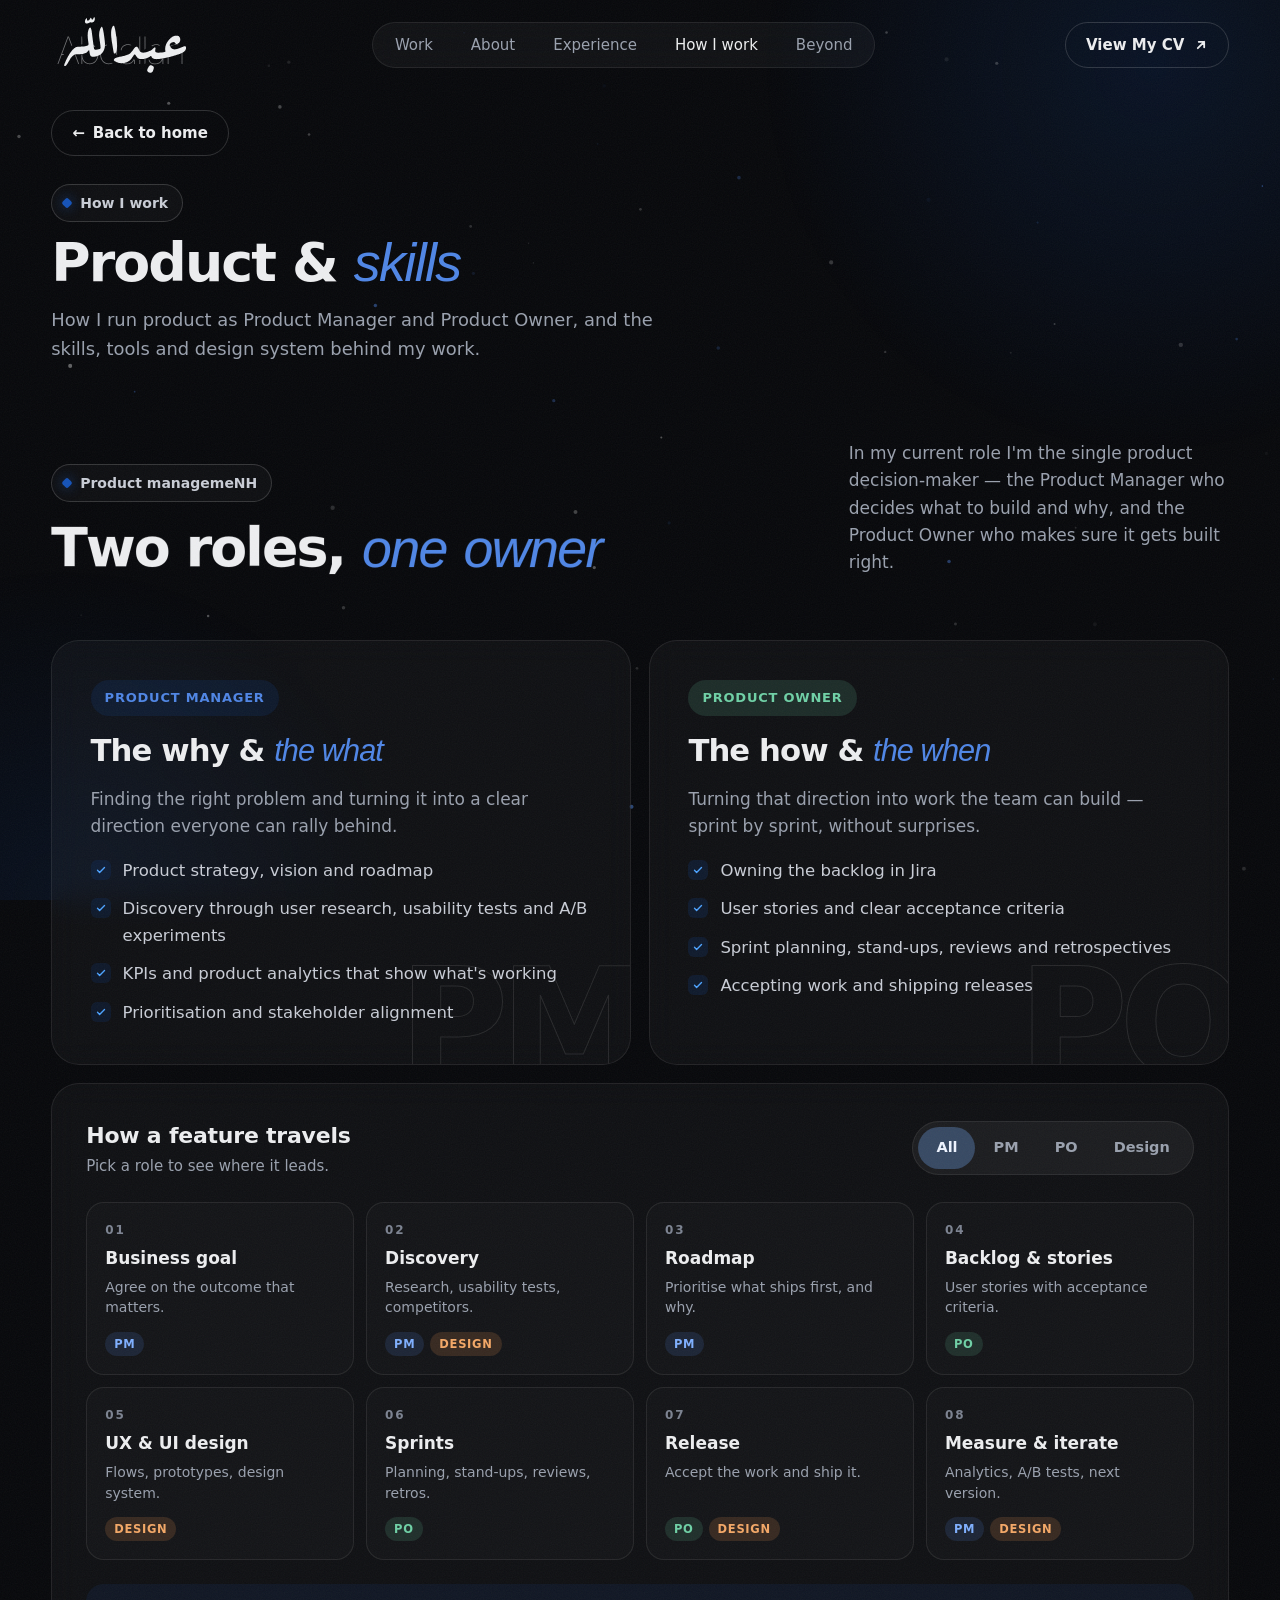
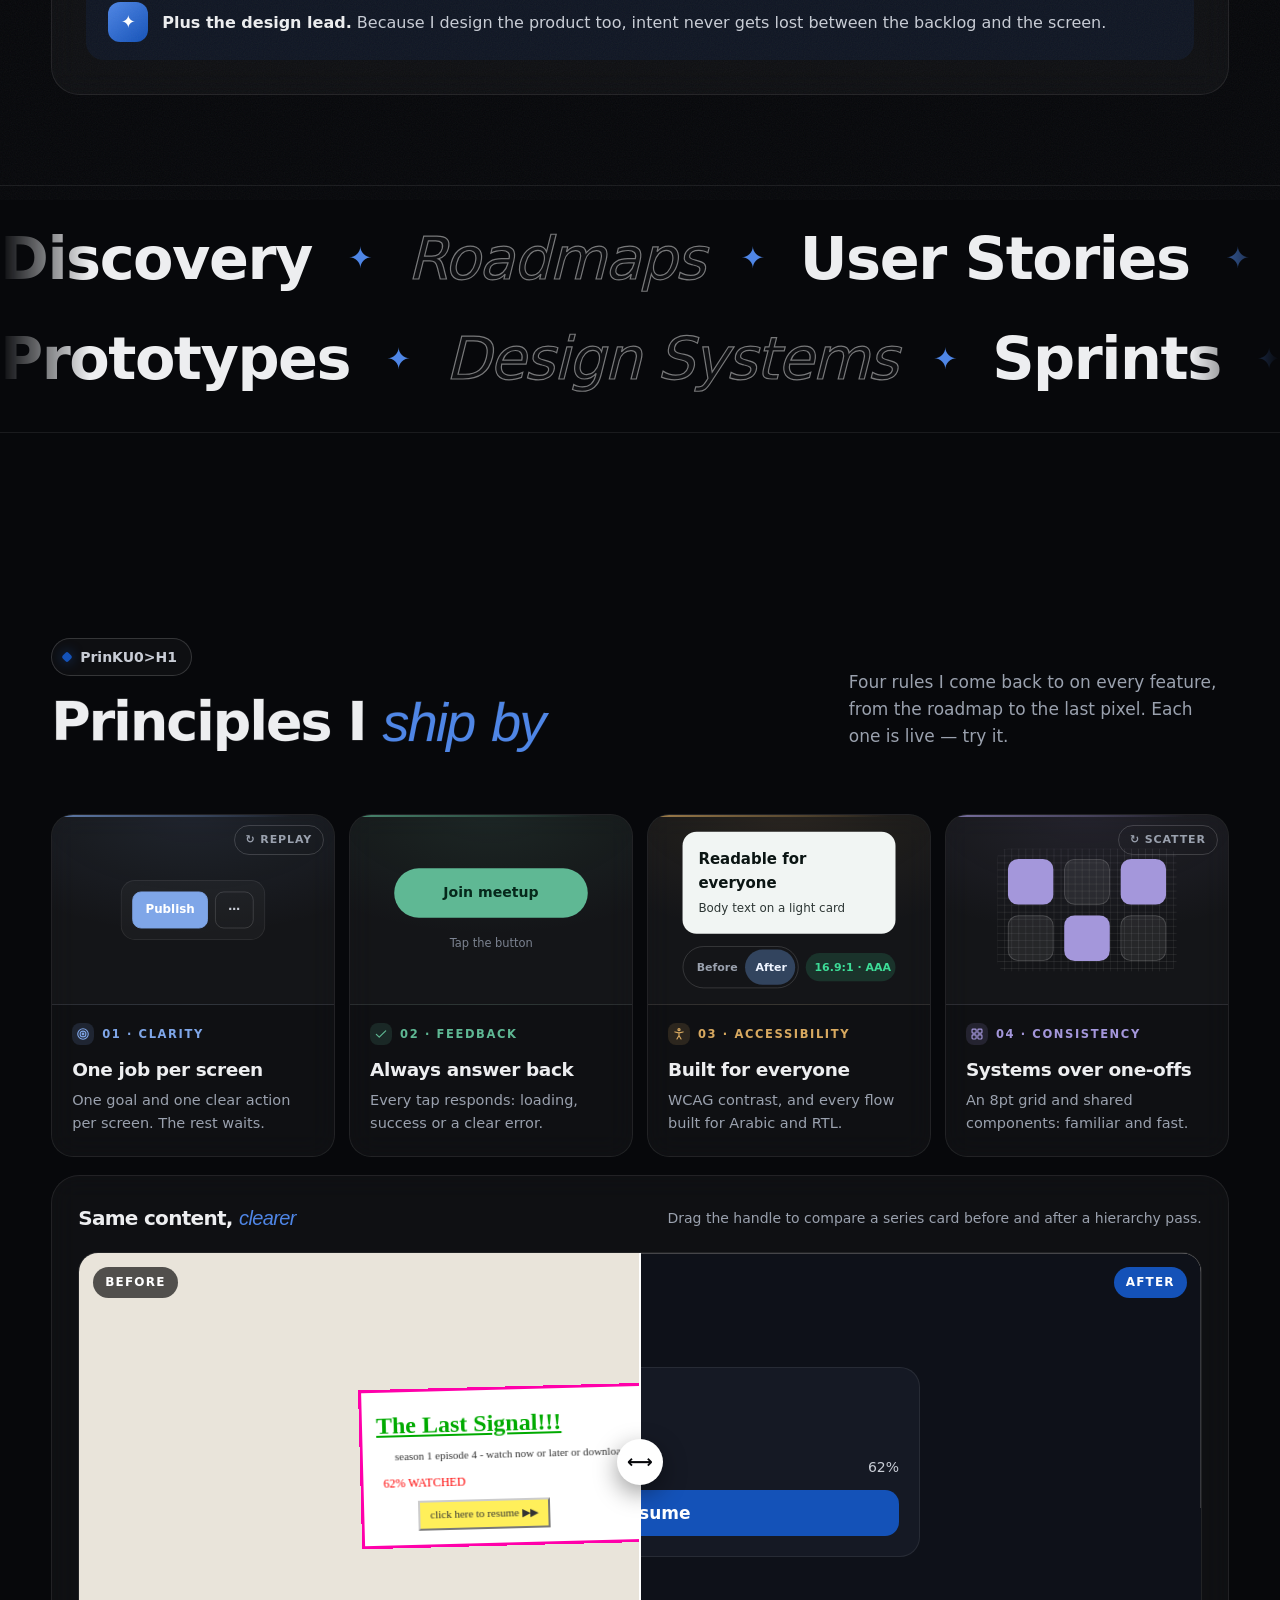
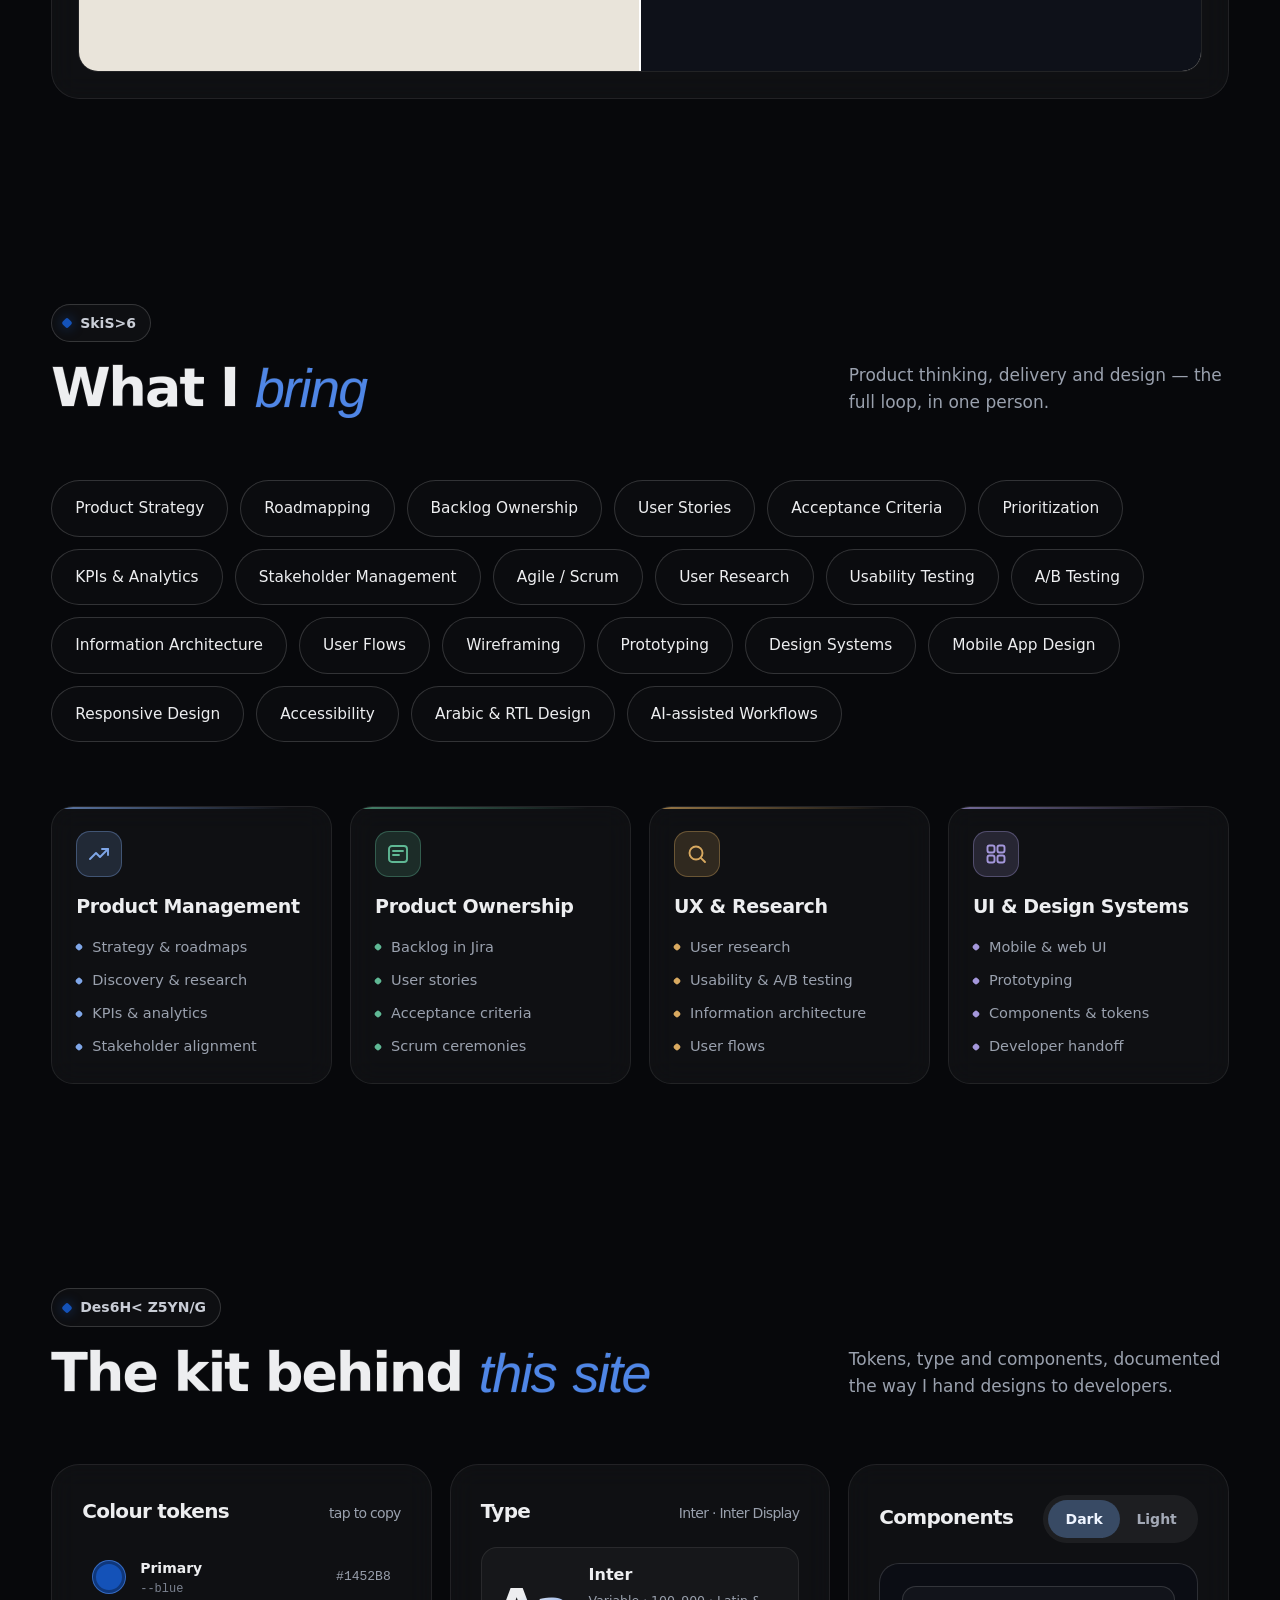
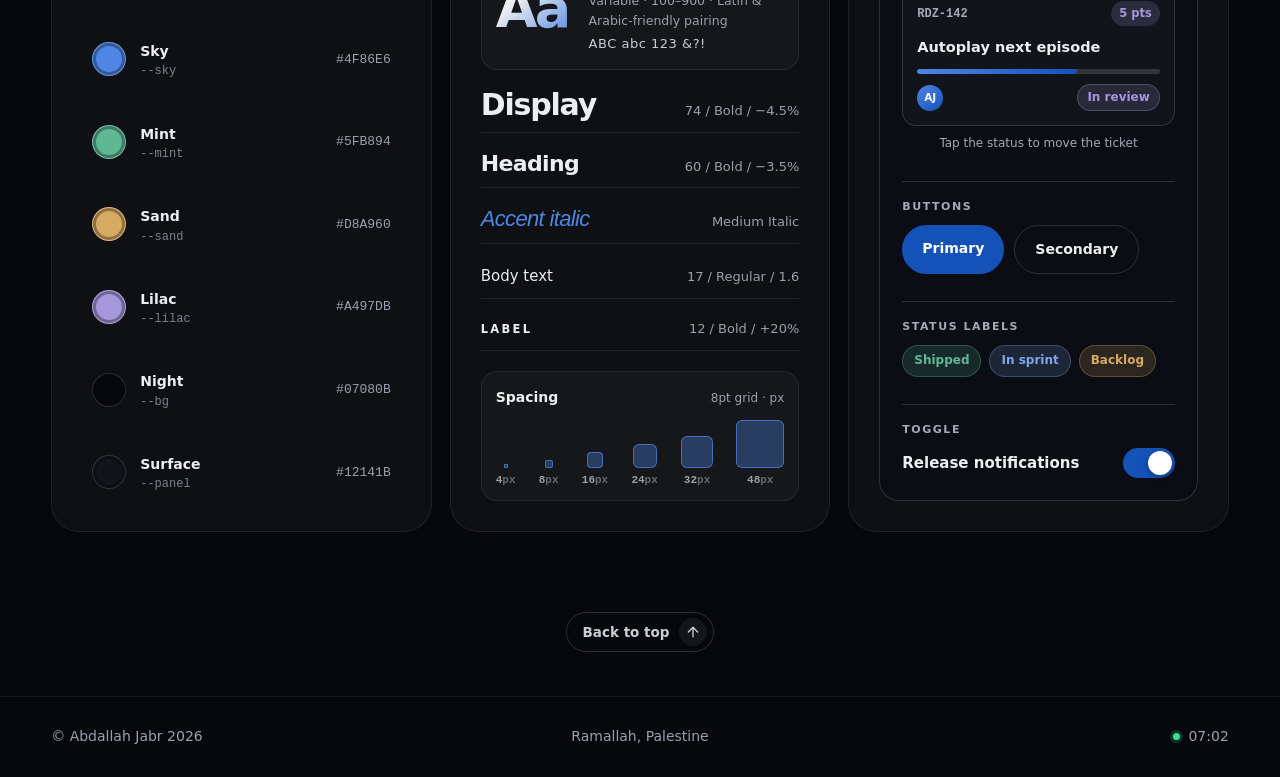
<file: how-i-work.html>
<!DOCTYPE html>
<html lang="en">
<head>
<script>try{if(sessionStorage.getItem("pv"))document.documentElement.classList.add("pv-enter")}catch(e){}</script>
<meta charset="utf-8">
<meta http-equiv="Content-Security-Policy" content="default-src 'self'; script-src 'self' 'sha256-2RxOyrimKtpz8NTc6otqnslhVDbRM/it+s/S2cK5h0o=' 'sha256-jevmB4qS8fX1QfiXRL60r1YiwfHl2QRksfN3iqDk/dA=' 'sha256-1oNy6HyieyTVHmOH/fcIyyAEPQOOlY8JxHDR8w1dcWk='; style-src 'self' 'unsafe-inline' https://fonts.googleapis.com; font-src https://fonts.gstatic.com; img-src 'self' data: blob:; connect-src 'self'; base-uri 'self'; form-action 'self'; object-src 'none'">
<meta name="viewport" content="width=device-width, initial-scale=1">
<title>How I work — Abdallah Jabr</title>
<link rel="canonical" href="https://abdallahjabr.com/how-i-work.html">
<script type="application/ld+json">{"@context": "https://schema.org", "@type": "Person", "name": "Abdallah Jabr", "url": "https://abdallahjabr.com/", "jobTitle": "Product Manager, Product Owner & UI/UX Designer", "address": {"@type": "PostalAddress", "addressLocality": "Ramallah", "addressCountry": "PS"}, "image": "https://abdallahjabr.com/assets/img/og.png", "sameAs": ["https://www.linkedin.com/in/abdallah-jabr47/"]}</script>
<meta name="description" content="Abdallah Jabr — Product Manager, Product Owner and UI/UX Designer based in Ramallah. Case studies of mobile apps and digital products.">
<meta name="theme-color" content="#07080B" media="(prefers-color-scheme: dark)">
<meta name="theme-color" content="#F4F5F7" media="(prefers-color-scheme: light)">
<meta property="og:title" content="Abdallah Jabr — Product Manager & UI/UX Designer">
<meta property="og:description" content="I decide what's worth building — then design it until it feels effortless.">
<meta property="og:type" content="website">
<meta property="og:image" content="https://abdallahjabr.com/assets/img/og.png">
<meta property="og:image:width" content="1200"><meta property="og:image:height" content="630">
<meta property="og:url" content="https://abdallahjabr.com/how-i-work.html">
<meta name="twitter:card" content="summary_large_image">
<meta name="twitter:image" content="https://abdallahjabr.com/assets/img/og.png">
<link rel="icon" href="assets/img/favicon.svg" type="image/svg+xml">
<link rel="preconnect" href="https://fonts.googleapis.com">
<link rel="preconnect" href="https://fonts.gstatic.com" crossorigin>
<link href="https://fonts.googleapis.com/css2?family=Manrope:wght@200..800&family=Alexandria:wght@400..600&family=Cairo:wght@700..900&family=Inter:ital,opsz,wght@0,14..32,100..900;1,14..32,100..900&family=Aref+Ruqaa:wght@700&display=swap" rel="stylesheet">
<link rel="stylesheet" href="assets/css/style.css?v=20261126113552">
<script>(function(){var t,on;try{t=localStorage.getItem('theme');on=localStorage.getItem('light-on')==='1'}catch(e){}if(t!=='light'&&t!=='dark'){t=matchMedia('(prefers-color-scheme: light)').matches?'light':'dark'}if(!on)t='dark';var d=document.documentElement;d.dataset.theme=t;d.classList.add('js');if(on)d.classList.add('light-on')})()</script>
<script src="assets/js/embed.js?v=20261126113552"></script>
</head>
<body>
<svg width="0" height="0" style="position:absolute" aria-hidden="true"><symbol id="sig" viewBox="0 0 430.5 201.0"><path fill="currentColor" fill-rule="evenodd" d="M302.7,170.6C302.4,170.7 301.9,170.9 301.5,171.1C301.0,171.3 300.6,171.6 300.2,172.0C299.8,172.3 299.4,172.7 299.0,173.1C298.6,173.5 298.2,173.9 297.8,174.3C297.5,174.7 297.2,175.2 297.0,175.6C296.7,176.0 296.4,176.4 296.2,176.8C296.0,177.2 295.8,177.7 295.6,178.1C295.4,178.5 295.1,178.9 294.8,179.3C294.6,179.7 294.4,180.2 294.2,180.6C294.0,181.0 293.8,181.4 293.6,181.8C293.4,182.2 293.2,182.7 293.1,183.1C292.9,183.5 292.8,183.9 292.6,184.3C292.4,184.7 292.1,185.2 292.0,185.6C291.8,186.0 291.8,186.4 291.7,186.8C291.6,187.2 291.6,187.7 291.6,188.1C291.6,188.5 291.7,188.9 291.8,189.3C291.9,189.7 292.0,190.2 292.2,190.6C292.4,191.0 292.8,191.4 293.1,191.8C293.4,192.2 293.6,192.7 294.0,193.1C294.3,193.5 294.8,193.8 295.2,194.1C295.6,194.4 296.0,194.7 296.5,195.0C296.9,195.2 297.3,195.6 297.7,195.8C298.1,196.0 298.5,196.1 299.0,196.2C299.4,196.3 299.8,196.5 300.2,196.6C300.6,196.7 301.0,196.7 301.5,196.7C301.9,196.7 302.3,196.8 302.7,196.8C303.1,196.9 303.5,197.0 304.0,197.0C304.4,196.9 304.8,196.7 305.2,196.6C305.6,196.4 306.0,196.2 306.5,196.0C306.9,195.7 307.3,195.4 307.7,195.1C308.1,194.8 308.6,194.5 309.0,194.1C309.4,193.7 309.8,193.2 310.1,192.8C310.4,192.4 310.6,192.0 310.8,191.6C311.1,191.2 311.2,190.7 311.5,190.3C311.7,189.9 311.9,189.5 312.1,189.1C312.2,188.7 312.3,188.2 312.5,187.8C312.6,187.4 312.7,187.0 312.8,186.6C313.0,186.2 313.3,185.7 313.5,185.3C313.6,184.9 313.7,184.5 313.8,184.1C313.9,183.7 314.0,183.2 314.1,182.8C314.2,182.4 314.3,182.0 314.3,181.6C314.4,181.2 314.4,180.7 314.5,180.3C314.5,179.9 314.5,179.5 314.6,179.1C314.6,178.7 314.7,178.2 314.7,177.8C314.7,177.4 314.5,177.0 314.3,176.6C314.1,176.2 313.8,175.7 313.5,175.3C313.1,175.0 312.6,174.6 312.2,174.3C311.8,174.0 311.4,173.7 311.0,173.5C310.5,173.2 310.1,172.8 309.7,172.6C309.3,172.3 308.9,172.2 308.5,172.0C308.0,171.7 307.6,171.5 307.2,171.3C306.8,171.2 306.4,171.2 306.0,171.1C305.5,171.0 305.1,170.9 304.7,170.8C304.3,170.7 303.8,170.6 303.5,170.6C303.1,170.5 303.0,170.5 302.7,170.6ZM390.1,68.3C389.7,68.4 389.2,68.5 388.8,68.6C388.4,68.6 388.0,68.6 387.6,68.7C387.2,68.8 386.7,68.9 386.3,69.0C385.9,69.1 385.5,69.2 385.1,69.3C384.7,69.5 384.2,69.6 383.8,69.8C383.4,70.0 383.0,70.3 382.6,70.5C382.2,70.6 381.7,70.8 381.3,71.0C380.9,71.1 380.5,71.3 380.1,71.5C379.7,71.6 379.2,71.8 378.8,72.1C378.4,72.3 378.0,72.6 377.6,73.0C377.2,73.3 376.7,73.6 376.3,74.0C375.9,74.3 375.5,74.6 375.1,75.0C374.7,75.3 374.2,75.5 373.8,75.8C373.4,76.1 373.0,76.5 372.6,76.8C372.2,77.2 371.7,77.7 371.3,78.1C370.9,78.5 370.5,78.9 370.1,79.3C369.7,79.7 369.2,80.2 368.8,80.6C368.4,81.0 367.9,81.4 367.6,81.8C367.2,82.2 367.0,82.7 366.7,83.1C366.4,83.5 366.1,83.9 365.7,84.3C365.4,84.7 364.9,85.2 364.6,85.6C364.3,86.0 364.1,86.4 363.8,86.8C363.6,87.2 363.3,87.7 363.0,88.1C362.6,88.5 362.2,88.9 361.8,89.3C361.5,89.7 361.2,90.2 361.0,90.6C360.7,91.0 360.5,91.4 360.3,91.8C360.1,92.2 359.9,92.7 359.7,93.1C359.5,93.5 359.3,93.9 359.1,94.3C358.9,94.7 358.7,95.2 358.5,95.6C358.2,96.0 358.0,96.4 357.8,96.8C357.6,97.2 357.4,97.7 357.2,98.1C357.0,98.5 356.9,98.9 356.7,99.3C356.6,99.7 356.5,100.2 356.3,100.6C356.2,101.0 356.1,101.4 356.0,101.8C355.8,102.2 355.7,102.7 355.6,103.1C355.5,103.5 355.3,103.9 355.2,104.3C355.1,104.7 354.9,105.2 354.8,105.6C354.7,106.0 354.8,106.4 354.7,106.8C354.6,107.2 354.5,107.7 354.5,108.1C354.4,108.5 354.4,108.9 354.3,109.3C354.3,109.7 354.2,110.2 354.2,110.6C354.2,111.0 354.1,111.4 354.1,111.8C354.0,112.2 354.0,112.7 354.0,113.1C353.9,113.5 353.8,113.9 353.8,114.3C353.8,114.7 353.9,115.2 354.0,115.6C354.0,116.0 354.0,116.4 354.1,116.8C354.1,117.2 354.1,117.7 354.2,118.1C354.3,118.5 354.4,118.9 354.5,119.3C354.5,119.7 354.6,120.2 354.7,120.6C354.8,121.0 354.9,121.4 355.0,121.8C355.0,122.2 355.0,122.7 354.8,123.1C354.6,123.5 354.2,123.9 353.8,124.1C353.5,124.3 353.0,124.3 352.6,124.5C352.2,124.6 351.7,124.8 351.3,125.0C350.9,125.1 350.5,125.1 350.1,125.2C349.7,125.3 349.2,125.3 348.8,125.3C348.4,125.4 348.0,125.5 347.6,125.6C347.2,125.7 346.7,125.7 346.3,125.8C345.9,125.9 345.5,126.0 345.1,126.1C344.7,126.1 344.2,126.2 343.8,126.2C343.4,126.2 343.0,126.3 342.6,126.3C342.2,126.4 341.7,126.4 341.3,126.5C340.9,126.5 340.5,126.5 340.1,126.6C339.7,126.6 339.2,126.7 338.8,126.7C338.4,126.7 338.0,126.8 337.6,126.8C337.2,126.9 336.7,126.8 336.3,126.8C335.9,126.8 335.5,126.8 335.1,126.8C334.7,126.9 334.2,126.9 333.8,127.0C333.4,127.0 333.0,127.1 332.6,127.1C332.2,127.1 331.7,127.1 331.3,127.1C330.9,127.1 330.5,127.1 330.1,127.1C329.7,127.1 329.2,127.1 328.8,127.1C328.4,127.1 328.0,127.0 327.6,127.0C327.2,126.9 326.7,126.9 326.3,126.8C325.9,126.8 325.5,126.8 325.1,126.7C324.7,126.6 324.2,126.6 323.8,126.5C323.4,126.3 323.0,126.2 322.6,126.0C322.2,125.7 321.7,125.3 321.3,125.0C320.9,124.6 320.4,124.1 320.1,123.7C319.8,123.3 319.7,122.9 319.6,122.5C319.5,122.0 319.5,121.6 319.5,121.2C319.4,120.8 319.5,120.4 319.5,120.0C319.5,119.5 319.4,119.1 319.5,118.7C319.5,118.3 319.5,117.9 319.6,117.5C319.6,117.0 319.7,116.6 319.8,116.2C319.9,115.8 320.0,115.4 320.1,115.0C320.2,114.5 320.3,114.1 320.3,113.7C320.4,113.3 320.4,112.9 320.5,112.5C320.5,112.0 320.5,111.6 320.5,111.2C320.4,110.8 320.3,110.3 320.1,110.0C319.8,109.6 319.4,109.1 319.0,109.0C318.6,108.8 318.1,109.0 317.7,109.1C317.3,109.2 316.9,109.3 316.5,109.5C316.0,109.6 315.6,109.9 315.2,110.2C314.8,110.5 314.4,111.0 314.0,111.3C313.5,111.7 313.1,112.0 312.7,112.3C312.3,112.7 311.9,113.2 311.5,113.6C311.0,114.0 310.6,114.4 310.2,114.7C309.8,115.1 309.4,115.4 309.0,115.7C308.5,116.0 308.1,116.4 307.7,116.7C307.3,117.0 306.9,117.4 306.5,117.7C306.0,118.0 305.6,118.4 305.2,118.7C304.8,119.0 304.4,119.3 304.0,119.6C303.5,119.8 303.1,120.0 302.7,120.2C302.3,120.4 301.9,120.5 301.5,120.7C301.0,120.9 300.6,121.0 300.2,121.2C299.8,121.4 299.4,121.5 299.0,121.7C298.5,121.9 298.1,122.1 297.7,122.3C297.3,122.5 296.9,122.8 296.5,123.0C296.0,123.1 295.6,123.2 295.2,123.3C294.8,123.5 294.4,123.6 294.0,123.7C293.5,123.9 293.1,124.1 292.7,124.2C292.3,124.4 291.9,124.4 291.5,124.6C291.0,124.7 290.6,125.0 290.2,125.1C289.8,125.2 289.4,125.2 289.0,125.3C288.5,125.4 288.1,125.5 287.7,125.6C287.3,125.7 286.9,125.9 286.5,126.0C286.0,126.1 285.6,126.1 285.2,126.2C284.8,126.3 284.4,126.3 284.0,126.3C283.5,126.4 283.1,126.5 282.7,126.6C282.3,126.6 281.9,126.7 281.5,126.7C281.0,126.7 280.6,126.8 280.2,126.8C279.8,126.9 279.4,126.9 279.0,127.0C278.5,127.0 278.1,127.1 277.7,127.1C277.3,127.1 276.9,127.0 276.5,127.0C276.0,126.9 275.6,126.9 275.2,126.8C274.8,126.8 274.4,126.7 274.0,126.6C273.5,126.5 273.1,126.3 272.7,126.2C272.3,126.1 271.9,126.0 271.5,125.8C271.0,125.7 270.6,125.4 270.2,125.2C269.8,125.0 269.4,124.8 269.0,124.5C268.5,124.1 268.1,123.6 267.7,123.2C267.3,122.8 266.8,122.4 266.5,122.0C266.1,121.5 265.7,121.1 265.5,120.7C265.2,120.3 265.0,119.9 264.8,119.5C264.6,119.0 264.4,118.6 264.2,118.2C264.0,117.8 263.8,117.4 263.6,117.0C263.4,116.5 263.2,116.1 263.0,115.7C262.7,115.3 262.5,114.9 262.3,114.5C262.1,114.0 261.9,113.6 261.7,113.2C261.5,112.8 261.3,112.4 261.1,112.0C260.9,111.5 260.7,111.1 260.5,110.7C260.2,110.3 259.9,109.9 259.6,109.5C259.2,109.0 258.9,108.6 258.5,108.2C258.1,107.9 257.6,107.6 257.2,107.3C256.8,107.1 256.4,107.0 256.0,106.8C255.5,106.7 255.1,106.6 254.7,106.6C254.3,106.6 253.9,106.7 253.5,106.8C253.0,106.9 252.6,107.0 252.2,107.2C251.8,107.4 251.4,107.6 251.0,107.8C250.5,108.1 250.1,108.4 249.7,108.7C249.3,109.1 248.9,109.5 248.5,110.0C248.0,110.4 247.6,110.8 247.2,111.2C246.9,111.6 246.6,112.0 246.3,112.5C246.0,112.9 245.7,113.3 245.3,113.7C245.0,114.1 244.6,114.5 244.3,115.0C244.0,115.4 243.9,115.8 243.6,116.2C243.3,116.6 242.9,117.0 242.6,117.5C242.3,117.9 242.0,118.3 241.7,118.7C241.4,119.1 241.1,119.5 240.8,120.0C240.5,120.4 240.2,120.8 239.8,121.2C239.5,121.6 239.2,122.0 238.8,122.5C238.5,122.9 238.1,123.3 237.7,123.7C237.4,124.1 237.1,124.5 236.7,125.0C236.4,125.4 236.0,125.8 235.6,126.2C235.2,126.6 234.7,127.0 234.3,127.5C233.9,127.9 233.5,128.3 233.1,128.7C232.7,129.1 232.2,129.4 231.8,129.7C231.4,130.0 231.0,130.3 230.6,130.6C230.2,130.9 229.7,131.2 229.3,131.5C228.9,131.7 228.5,132.1 228.1,132.3C227.7,132.6 227.2,132.8 226.8,133.1C226.4,133.3 226.0,133.6 225.6,133.8C225.2,134.0 224.7,134.2 224.3,134.3C223.9,134.5 223.5,134.6 223.1,134.7C222.7,134.9 222.2,135.1 221.8,135.2C221.4,135.3 221.0,135.3 220.6,135.5C220.2,135.6 219.7,135.8 219.3,136.0C218.9,136.1 218.5,136.2 218.1,136.3C217.7,136.5 217.2,136.6 216.8,136.7C216.4,136.8 216.0,137.0 215.6,137.1C215.2,137.2 214.7,137.4 214.3,137.5C213.9,137.6 213.5,137.6 213.1,137.7C212.7,137.8 212.2,138.1 211.8,138.2C211.4,138.3 211.0,138.4 210.6,138.5C210.2,138.5 209.7,138.6 209.3,138.7C208.9,138.8 208.5,138.9 208.1,139.0C207.7,139.1 207.2,139.2 206.8,139.3C206.4,139.4 206.0,139.5 205.6,139.6C205.2,139.7 204.7,139.9 204.3,140.0C203.9,140.1 203.5,140.1 203.1,140.2C202.7,140.3 202.2,140.3 201.8,140.3C201.4,140.4 201.0,140.5 200.6,140.6C200.2,140.7 199.7,140.9 199.3,141.0C198.9,141.1 198.5,141.1 198.1,141.2C197.7,141.3 197.2,141.3 196.8,141.3C196.4,141.4 196.0,141.5 195.6,141.6C195.2,141.7 194.7,141.9 194.3,142.0C193.9,142.1 193.5,142.1 193.1,142.2C192.7,142.3 192.2,142.5 191.8,142.6C191.4,142.7 191.0,142.7 190.6,142.8C190.2,142.9 189.7,143.1 189.3,143.2C188.9,143.3 188.5,143.4 188.1,143.5C187.7,143.6 187.2,143.7 186.8,143.8C186.4,144.0 186.0,144.2 185.6,144.3C185.2,144.5 184.7,144.6 184.3,144.7C183.9,144.9 183.5,145.0 183.1,145.2C182.7,145.4 182.2,145.6 181.8,145.8C181.4,146.0 181.0,146.2 180.6,146.5C180.2,146.7 179.7,146.9 179.3,147.2C178.9,147.5 178.5,147.8 178.1,148.2C177.7,148.6 177.2,149.0 177.0,149.5C176.7,149.9 176.6,150.3 176.5,150.7C176.3,151.1 176.1,151.5 176.1,152.0C176.1,152.4 176.2,152.8 176.3,153.2C176.5,153.6 176.8,154.0 177.1,154.5C177.4,154.9 177.8,155.3 178.2,155.7C178.6,156.1 179.0,156.4 179.5,156.7C179.9,157.0 180.3,157.2 180.7,157.5C181.1,157.7 181.5,157.9 182.0,158.1C182.4,158.3 182.8,158.5 183.2,158.7C183.6,158.9 184.0,159.1 184.5,159.3C184.9,159.5 185.3,159.8 185.7,160.0C186.1,160.1 186.5,160.3 187.0,160.5C187.4,160.6 187.8,160.7 188.2,160.8C188.6,161.0 189.0,161.2 189.5,161.3C189.9,161.5 190.3,161.6 190.7,161.7C191.1,161.8 191.5,162.0 192.0,162.1C192.4,162.2 192.8,162.3 193.2,162.5C193.6,162.6 194.0,162.7 194.5,162.8C194.9,162.9 195.3,163.0 195.7,163.1C196.1,163.1 196.5,163.2 197.0,163.2C197.4,163.2 197.8,163.3 198.2,163.3C198.6,163.4 199.0,163.5 199.5,163.6C199.9,163.6 200.3,163.7 200.7,163.7C201.1,163.7 201.5,163.7 202.0,163.7C202.4,163.7 202.8,163.7 203.2,163.7C203.6,163.7 204.0,163.5 204.5,163.5C204.9,163.4 205.3,163.5 205.7,163.5C206.1,163.4 206.5,163.4 207.0,163.3C207.4,163.3 207.8,163.2 208.2,163.2C208.6,163.2 209.0,163.2 209.5,163.2C209.9,163.2 210.3,163.1 210.7,163.1C211.1,163.0 211.5,163.0 212.0,163.0C212.4,162.9 212.8,162.7 213.2,162.6C213.6,162.5 214.0,162.3 214.5,162.2C214.9,162.1 215.3,162.0 215.7,161.8C216.1,161.7 216.5,161.6 217.0,161.5C217.4,161.3 217.8,161.2 218.2,161.1C218.6,161.0 219.0,161.0 219.5,160.8C219.9,160.7 220.3,160.4 220.7,160.2C221.1,160.0 221.5,159.8 222.0,159.6C222.4,159.4 222.8,159.2 223.2,159.0C223.6,158.7 224.0,158.5 224.5,158.3C224.9,158.1 225.3,157.9 225.7,157.7C226.1,157.5 226.5,157.3 227.0,157.1C227.4,156.8 227.8,156.5 228.2,156.2C228.6,155.9 229.0,155.5 229.5,155.2C229.9,154.9 230.3,154.6 230.7,154.2C231.1,153.9 231.5,153.5 232.0,153.1C232.4,152.7 232.8,152.3 233.2,152.0C233.6,151.6 234.1,151.2 234.5,150.8C234.9,150.4 235.2,150.0 235.6,149.6C236.0,149.2 236.4,148.7 236.7,148.3C237.0,147.9 237.3,147.5 237.6,147.1C237.9,146.7 238.1,146.2 238.3,145.8C238.6,145.4 238.9,145.0 239.2,144.6C239.5,144.2 239.7,143.7 240.0,143.3C240.2,142.9 240.5,142.5 240.8,142.1C241.1,141.7 241.4,141.2 241.7,140.8C242.0,140.4 242.2,140.0 242.5,139.6C242.7,139.2 243.2,138.7 243.5,138.3C243.7,137.9 243.8,137.5 244.1,137.1C244.4,136.7 244.8,136.2 245.2,135.8C245.6,135.4 246.0,134.9 246.5,134.6C246.9,134.2 247.3,133.9 247.7,133.7C248.1,133.5 248.5,133.5 249.0,133.6C249.4,133.6 249.8,133.8 250.2,134.1C250.6,134.4 251.0,134.9 251.3,135.3C251.7,135.7 251.9,136.2 252.2,136.6C252.5,137.0 252.8,137.4 253.1,137.8C253.4,138.2 253.6,138.7 253.8,139.1C254.1,139.5 254.3,139.9 254.6,140.3C254.9,140.7 255.1,141.2 255.5,141.6C255.8,142.0 256.1,142.4 256.5,142.8C256.8,143.2 257.2,143.7 257.6,144.1C258.0,144.5 258.3,145.0 258.7,145.3C259.1,145.7 259.5,146.0 260.0,146.3C260.4,146.6 260.8,147.0 261.2,147.2C261.6,147.4 262.0,147.5 262.5,147.7C262.9,147.9 263.3,148.1 263.7,148.2C264.1,148.4 264.5,148.5 265.0,148.6C265.4,148.7 265.8,148.7 266.2,148.8C266.6,148.9 267.0,149.0 267.5,149.1C267.9,149.1 268.3,149.2 268.7,149.2C269.1,149.2 269.5,149.2 270.0,149.2C270.4,149.2 270.8,149.3 271.2,149.3C271.6,149.4 272.0,149.4 272.5,149.3C272.9,149.3 273.3,149.2 273.7,149.2C274.1,149.2 274.5,149.2 275.0,149.2C275.4,149.2 275.8,149.1 276.2,149.1C276.6,149.0 277.0,149.0 277.5,149.0C277.9,148.9 278.3,148.9 278.7,148.8C279.1,148.8 279.5,148.8 280.0,148.7C280.4,148.6 280.8,148.5 281.2,148.5C281.6,148.4 282.0,148.4 282.5,148.3C282.9,148.3 283.3,148.2 283.7,148.1C284.1,148.0 284.5,147.8 285.0,147.7C285.4,147.6 285.8,147.5 286.2,147.5C286.6,147.4 287.0,147.3 287.5,147.2C287.9,147.1 288.3,147.0 288.7,146.8C289.1,146.7 289.5,146.6 290.0,146.5C290.4,146.3 290.8,146.1 291.2,146.0C291.6,145.8 292.0,145.5 292.5,145.3C292.9,145.1 293.3,144.9 293.7,144.7C294.1,144.5 294.5,144.3 295.0,144.1C295.4,143.9 295.8,143.7 296.2,143.6C296.6,143.4 297.0,143.3 297.5,143.1C297.9,142.9 298.3,142.7 298.7,142.5C299.1,142.2 299.5,141.9 300.0,141.6C300.4,141.3 300.8,140.9 301.2,140.6C301.6,140.2 302.0,139.9 302.5,139.6C302.9,139.3 303.3,139.0 303.7,138.8C304.1,138.7 304.6,138.5 305.0,138.6C305.3,138.7 305.7,139.2 306.0,139.6C306.2,140.0 306.4,140.4 306.6,140.8C306.7,141.2 306.8,141.7 307.0,142.1C307.1,142.5 307.4,142.9 307.7,143.3C308.0,143.7 308.4,144.2 308.8,144.6C309.2,145.0 309.7,145.5 310.1,145.8C310.5,146.2 310.9,146.5 311.3,146.7C311.7,147.0 312.2,147.1 312.6,147.3C313.0,147.5 313.4,147.8 313.8,148.0C314.2,148.1 314.7,148.2 315.1,148.3C315.5,148.5 315.9,148.6 316.3,148.7C316.7,148.8 317.2,148.8 317.6,148.8C318.0,148.9 318.4,149.0 318.8,149.1C319.2,149.1 319.7,149.2 320.1,149.2C320.5,149.2 320.9,149.3 321.3,149.3C321.7,149.4 322.2,149.4 322.6,149.5C323.0,149.5 323.4,149.5 323.8,149.5C324.2,149.4 324.7,149.4 325.1,149.3C325.5,149.3 325.9,149.4 326.3,149.3C326.7,149.3 327.2,149.2 327.6,149.2C328.0,149.2 328.4,149.2 328.8,149.2C329.2,149.2 329.7,149.1 330.1,149.1C330.5,149.1 330.9,149.1 331.3,149.1C331.7,149.1 332.2,149.0 332.6,149.0C333.0,148.9 333.4,148.9 333.8,148.8C334.2,148.8 334.7,148.6 335.1,148.6C335.5,148.5 335.9,148.5 336.3,148.5C336.7,148.4 337.2,148.4 337.6,148.3C338.0,148.3 338.4,148.2 338.8,148.2C339.2,148.2 339.7,148.1 340.1,148.1C340.5,148.0 340.9,148.0 341.3,148.0C341.7,147.9 342.2,147.8 342.6,147.7C343.0,147.6 343.4,147.5 343.8,147.5C344.2,147.4 344.7,147.3 345.1,147.2C345.5,147.1 345.9,147.1 346.3,147.1C346.7,147.0 347.2,146.9 347.6,146.8C348.0,146.7 348.4,146.6 348.8,146.5C349.2,146.4 349.7,146.3 350.1,146.2C350.5,146.1 350.9,146.1 351.3,146.1C351.7,146.0 352.2,145.9 352.6,145.8C353.0,145.7 353.4,145.7 353.8,145.6C354.2,145.5 354.7,145.4 355.1,145.3C355.5,145.2 355.9,145.2 356.3,145.1C356.7,145.0 357.2,144.9 357.6,144.8C358.0,144.7 358.4,144.6 358.8,144.5C359.2,144.4 359.7,144.3 360.1,144.2C360.5,144.1 360.9,144.1 361.3,144.0C361.7,143.9 362.2,143.7 362.6,143.6C363.0,143.5 363.4,143.4 363.8,143.3C364.2,143.2 364.7,143.2 365.1,143.1C365.5,143.0 365.9,142.9 366.3,142.8C366.7,142.7 367.2,142.6 367.6,142.5C368.0,142.3 368.4,142.2 368.8,142.1C369.2,142.0 369.7,142.1 370.1,142.0C370.5,141.9 370.9,141.6 371.3,141.5C371.7,141.3 372.2,141.3 372.6,141.2C373.0,141.1 373.4,141.0 373.8,140.8C374.2,140.7 374.7,140.6 375.1,140.5C375.5,140.4 375.9,140.3 376.3,140.2C376.7,140.1 377.2,140.0 377.6,139.8C378.0,139.7 378.4,139.6 378.8,139.5C379.2,139.4 379.7,139.3 380.1,139.2C380.5,139.1 380.9,139.0 381.3,138.8C381.7,138.7 382.2,138.6 382.6,138.5C383.0,138.3 383.4,138.2 383.8,138.1C384.2,138.0 384.7,138.0 385.1,137.8C385.5,137.7 385.9,137.5 386.3,137.3C386.7,137.2 387.2,137.2 387.6,137.1C388.0,137.0 388.4,136.8 388.8,136.7C389.2,136.6 389.7,136.5 390.1,136.3C390.5,136.2 390.9,136.1 391.3,136.0C391.7,135.8 392.2,135.6 392.6,135.5C393.0,135.3 393.4,135.2 393.8,135.1C394.2,135.0 394.7,134.8 395.1,134.7C395.5,134.6 395.9,134.5 396.3,134.3C396.7,134.2 397.2,134.0 397.6,133.8C398.0,133.7 398.4,133.6 398.8,133.5C399.2,133.3 399.7,133.2 400.1,133.1C400.5,132.9 400.9,132.6 401.3,132.5C401.7,132.3 402.2,132.2 402.6,132.1C403.0,132.0 403.4,131.8 403.8,131.7C404.2,131.6 404.7,131.5 405.1,131.3C405.5,131.2 405.9,131.0 406.3,130.8C406.7,130.7 407.2,130.5 407.6,130.3C408.0,130.1 408.4,129.9 408.8,129.7C409.2,129.5 409.7,129.3 410.1,129.1C410.5,128.9 410.9,128.7 411.3,128.5C411.7,128.2 412.2,128.0 412.6,127.8C413.0,127.6 413.4,127.4 413.8,127.2C414.2,127.0 414.7,126.8 415.1,126.6C415.5,126.4 415.9,126.2 416.3,126.0C416.7,125.7 417.2,125.4 417.6,125.1C418.0,124.8 418.4,124.4 418.8,124.1C419.2,123.7 419.7,123.4 420.1,123.0C420.5,122.6 420.9,122.1 421.3,121.7C421.7,121.3 422.2,120.9 422.6,120.5C422.9,120.0 423.2,119.6 423.5,119.2C423.7,118.8 423.9,118.4 424.1,118.0C424.3,117.5 424.5,117.1 424.7,116.7C424.9,116.3 425.1,115.9 425.3,115.5C425.5,115.0 425.8,114.6 426.0,114.2C426.1,113.8 426.1,113.4 426.2,113.0C426.3,112.5 426.3,112.1 426.3,111.7C426.4,111.3 426.4,110.9 426.5,110.5C426.5,110.0 426.5,109.6 426.5,109.2C426.4,108.8 426.2,108.4 426.1,108.0C426.0,107.5 425.9,107.1 425.7,106.7C425.5,106.3 425.2,105.8 424.8,105.5C424.5,105.1 424.0,105.0 423.6,104.8C423.2,104.7 422.7,104.6 422.3,104.6C421.9,104.6 421.5,104.6 421.1,104.7C420.7,104.8 420.2,105.1 419.8,105.2C419.4,105.4 419.0,105.4 418.6,105.6C418.2,105.7 417.7,105.9 417.3,106.1C416.9,106.2 416.5,106.4 416.1,106.6C415.7,106.8 415.2,107.1 414.8,107.2C414.4,107.4 414.0,107.3 413.6,107.5C413.2,107.6 412.7,107.9 412.3,108.1C411.9,108.3 411.5,108.4 411.1,108.6C410.7,108.8 410.2,109.1 409.8,109.2C409.4,109.4 409.0,109.3 408.6,109.5C408.2,109.6 407.7,109.9 407.3,110.1C406.9,110.3 406.5,110.4 406.1,110.6C405.7,110.8 405.2,111.1 404.8,111.2C404.4,111.4 404.0,111.3 403.6,111.5C403.2,111.6 402.7,111.9 402.3,112.1C401.9,112.2 401.5,112.3 401.1,112.5C400.7,112.6 400.2,112.7 399.8,112.8C399.4,113.0 399.0,113.2 398.6,113.3C398.2,113.5 397.7,113.6 397.3,113.7C396.9,113.8 396.5,114.0 396.1,114.1C395.7,114.2 395.2,114.4 394.8,114.5C394.4,114.6 394.0,114.6 393.6,114.7C393.2,114.8 392.7,115.0 392.3,115.1C391.9,115.2 391.5,115.3 391.1,115.3C390.7,115.4 390.2,115.4 389.8,115.5C389.4,115.5 389.0,115.5 388.6,115.6C388.2,115.6 387.7,115.7 387.3,115.7C386.9,115.7 386.5,115.7 386.1,115.7C385.7,115.7 385.2,115.6 384.8,115.6C384.4,115.5 384.0,115.4 383.6,115.3C383.2,115.2 382.7,115.1 382.3,115.0C381.9,114.8 381.5,114.7 381.1,114.6C380.7,114.4 380.2,114.3 379.8,114.1C379.4,113.9 379.0,113.6 378.6,113.3C378.2,113.1 377.7,112.9 377.3,112.6C376.9,112.3 376.5,112.0 376.1,111.6C375.7,111.2 375.2,110.7 374.8,110.3C374.4,109.9 374.0,109.5 373.6,109.1C373.2,108.7 372.9,108.2 372.6,107.8C372.3,107.4 372.1,107.0 371.8,106.6C371.6,106.2 371.3,105.7 371.1,105.3C370.9,104.9 370.7,104.5 370.6,104.1C370.4,103.7 370.2,103.2 370.1,102.8C370.0,102.4 369.9,102.0 369.8,101.6C369.8,101.2 369.8,100.7 369.8,100.3C369.9,99.9 369.9,99.5 370.0,99.1C370.0,98.7 370.2,98.2 370.3,97.8C370.5,97.4 370.7,97.0 371.0,96.6C371.2,96.2 371.6,95.7 372.0,95.3C372.3,95.0 372.8,94.6 373.2,94.3C373.6,94.0 374.0,93.8 374.5,93.6C374.9,93.3 375.3,93.1 375.7,92.8C376.1,92.6 376.5,92.4 377.0,92.2C377.4,92.0 377.8,91.9 378.2,91.7C378.6,91.6 379.0,91.5 379.5,91.3C379.9,91.2 380.3,91.1 380.7,91.0C381.1,90.8 381.5,90.7 382.0,90.6C382.4,90.5 382.8,90.5 383.2,90.5C383.6,90.4 384.0,90.4 384.5,90.5C384.9,90.5 385.3,90.6 385.7,90.8C386.1,91.0 386.6,91.2 387.0,91.6C387.4,91.9 387.7,92.4 388.1,92.8C388.4,93.2 388.8,93.7 389.1,94.1C389.4,94.5 389.5,94.9 389.8,95.3C390.1,95.7 390.6,96.1 391.0,96.5C391.4,96.8 391.8,97.1 392.2,97.2C392.6,97.4 393.0,97.4 393.5,97.3C393.9,97.3 394.3,97.2 394.7,97.1C395.1,97.0 395.5,96.9 396.0,96.7C396.4,96.5 396.8,96.3 397.2,96.1C397.6,95.9 398.0,95.6 398.5,95.3C398.9,95.1 399.3,95.0 399.7,94.7C400.1,94.4 400.5,94.1 401.0,93.7C401.4,93.3 401.8,92.9 402.2,92.5C402.6,92.0 402.9,91.6 403.2,91.2C403.5,90.8 403.8,90.4 404.1,90.0C404.3,89.5 404.5,89.1 404.7,88.7C404.9,88.3 405.2,87.9 405.3,87.5C405.5,87.0 405.5,86.6 405.6,86.2C405.7,85.8 405.9,85.4 406.0,85.0C406.1,84.5 406.2,84.1 406.2,83.7C406.2,83.3 406.2,82.9 406.2,82.5C406.2,82.0 406.2,81.6 406.2,81.2C406.2,80.8 406.2,80.4 406.2,80.0C406.2,79.5 406.0,79.1 406.0,78.7C405.9,78.3 405.8,77.9 405.7,77.5C405.6,77.0 405.6,76.6 405.5,76.2C405.4,75.8 405.3,75.4 405.1,75.0C404.9,74.5 404.6,74.1 404.3,73.7C404.0,73.3 403.7,72.9 403.3,72.5C403.0,72.1 402.6,71.7 402.2,71.3C401.8,71.0 401.4,70.7 401.0,70.5C400.5,70.2 400.1,69.9 399.7,69.7C399.3,69.5 398.9,69.4 398.5,69.2C398.0,69.1 397.6,68.9 397.2,68.8C396.8,68.7 396.4,68.7 396.0,68.6C395.5,68.5 395.1,68.4 394.7,68.3C394.3,68.3 393.9,68.3 393.5,68.3C393.0,68.3 392.6,68.3 392.2,68.3C391.8,68.3 391.3,68.3 391.0,68.3C390.6,68.3 390.4,68.3 390.1,68.3ZM134.1,37.6C133.7,37.6 133.2,38.0 132.8,38.3C132.4,38.6 132.0,39.1 131.7,39.5C131.4,39.9 131.1,40.3 130.8,40.7C130.6,41.1 130.4,41.5 130.2,42.0C130.0,42.4 129.8,42.8 129.6,43.2C129.4,43.6 129.1,44.0 129.0,44.5C128.8,44.9 128.6,45.3 128.5,45.7C128.3,46.1 128.2,46.5 128.1,47.0C128.0,47.4 127.8,47.8 127.7,48.2C127.6,48.6 127.4,49.0 127.3,49.5C127.2,49.9 127.2,50.3 127.1,50.7C127.0,51.1 126.8,51.5 126.7,52.0C126.6,52.4 126.5,52.8 126.3,53.2C126.2,53.6 126.0,54.0 126.0,54.5C125.9,54.9 125.9,55.3 125.8,55.7C125.8,56.1 125.7,56.5 125.7,57.0C125.7,57.4 125.6,57.8 125.6,58.2C125.5,58.6 125.5,59.0 125.5,59.5C125.4,59.9 125.4,60.3 125.3,60.7C125.3,61.1 125.4,61.5 125.3,62.0C125.3,62.4 125.2,62.8 125.2,63.2C125.2,63.6 125.1,64.0 125.1,64.5C125.1,64.9 125.1,65.3 125.1,65.7C125.1,66.1 125.1,66.5 125.1,67.0C125.1,67.4 125.1,67.8 125.1,68.2C125.1,68.6 125.2,69.0 125.2,69.5C125.2,69.9 125.3,70.3 125.3,70.7C125.4,71.1 125.5,71.5 125.6,72.0C125.6,72.4 125.6,72.8 125.6,73.2C125.6,73.6 125.7,74.0 125.7,74.5C125.7,74.9 125.8,75.3 125.8,75.7C125.9,76.1 125.9,76.5 126.0,77.0C126.0,77.4 126.1,77.8 126.2,78.2C126.3,78.6 126.4,79.0 126.5,79.5C126.5,79.9 126.5,80.3 126.6,80.7C126.6,81.1 126.7,81.5 126.7,82.0C126.7,82.4 126.8,82.8 126.8,83.2C126.9,83.6 126.9,84.0 127.0,84.5C127.0,84.9 127.0,85.3 127.1,85.7C127.1,86.1 127.2,86.5 127.3,87.0C127.4,87.4 127.5,87.8 127.6,88.2C127.6,88.6 127.6,89.0 127.7,89.5C127.8,89.9 127.9,90.3 128.0,90.7C128.0,91.1 128.0,91.5 128.1,92.0C128.1,92.4 128.1,92.8 128.2,93.2C128.3,93.6 128.4,94.0 128.5,94.5C128.5,94.9 128.6,95.3 128.7,95.7C128.8,96.1 128.8,96.5 128.8,97.0C128.9,97.4 128.9,97.8 129.0,98.2C129.0,98.6 129.0,99.0 129.1,99.5C129.1,99.9 129.2,100.3 129.3,100.7C129.4,101.1 129.5,101.5 129.6,102.0C129.6,102.4 129.6,102.8 129.6,103.2C129.6,103.6 129.7,104.0 129.7,104.5C129.7,104.9 129.8,105.3 129.8,105.7C129.9,106.1 129.9,106.5 130.0,107.0C130.0,107.4 130.1,107.8 130.1,108.2C130.1,108.6 130.1,109.0 130.1,109.5C130.1,109.9 130.0,110.3 130.0,110.7C129.9,111.1 129.8,111.5 129.6,112.0C129.4,112.4 129.1,112.9 128.7,113.2C128.4,113.5 127.9,113.7 127.5,114.0C127.0,114.2 126.6,114.4 126.2,114.6C125.8,114.8 125.4,115.0 125.0,115.1C124.5,115.2 124.1,115.2 123.7,115.3C123.3,115.4 122.9,115.5 122.5,115.6C122.0,115.7 121.6,115.9 121.2,116.0C120.8,116.1 120.4,116.1 120.0,116.2C119.5,116.3 119.1,116.3 118.7,116.3C118.3,116.4 117.9,116.4 117.5,116.5C117.0,116.5 116.6,116.6 116.2,116.6C115.8,116.6 115.4,116.5 115.0,116.6C114.5,116.6 114.1,116.8 113.7,116.8C113.3,116.9 112.9,116.8 112.5,116.8C112.0,116.8 111.6,116.9 111.2,116.8C110.8,116.8 110.4,116.7 110.0,116.5C109.6,116.2 109.1,115.9 108.8,115.6C108.5,115.2 108.3,114.7 108.1,114.3C107.9,113.9 107.7,113.5 107.6,113.1C107.5,112.7 107.4,112.2 107.3,111.8C107.2,111.4 107.2,111.0 107.1,110.6C107.0,110.2 106.9,109.7 106.8,109.3C106.8,108.9 106.7,108.5 106.7,108.1C106.7,107.7 106.6,107.2 106.6,106.8C106.5,106.4 106.5,106.0 106.5,105.6C106.4,105.2 106.2,104.7 106.1,104.3C106.0,103.9 106.0,103.5 106.0,103.1C105.9,102.7 105.9,102.2 105.8,101.8C105.8,101.4 105.8,101.0 105.7,100.6C105.6,100.2 105.5,99.7 105.5,99.3C105.4,98.9 105.4,98.5 105.3,98.1C105.3,97.7 105.2,97.2 105.1,96.8C105.0,96.4 104.9,96.0 104.8,95.6C104.8,95.2 104.7,94.7 104.7,94.3C104.7,93.9 104.6,93.5 104.6,93.1C104.5,92.7 104.5,92.2 104.5,91.8C104.4,91.4 104.3,91.0 104.2,90.6C104.1,90.2 104.0,89.7 104.0,89.3C103.9,88.9 104.0,88.5 104.0,88.1C103.9,87.7 103.8,87.2 103.7,86.8C103.6,86.4 103.6,86.0 103.6,85.6C103.5,85.2 103.4,84.7 103.3,84.3C103.3,83.9 103.3,83.5 103.2,83.1C103.1,82.7 103.0,82.2 103.0,81.8C102.9,81.4 102.9,81.0 102.8,80.6C102.8,80.2 102.7,79.7 102.7,79.3C102.7,78.9 102.6,78.5 102.6,78.1C102.5,77.7 102.5,77.2 102.5,76.8C102.4,76.4 102.3,76.0 102.2,75.6C102.1,75.2 102.0,74.7 102.0,74.3C101.9,73.9 102.0,73.5 102.0,73.1C101.9,72.7 101.8,72.2 101.7,71.8C101.6,71.4 101.6,71.0 101.6,70.6C101.5,70.2 101.5,69.7 101.5,69.3C101.4,68.9 101.4,68.5 101.3,68.1C101.3,67.7 101.1,67.2 101.1,66.8C101.0,66.4 101.0,66.0 101.0,65.6C100.9,65.2 100.9,64.7 100.8,64.3C100.8,63.9 100.6,63.5 100.6,63.1C100.5,62.7 100.5,62.2 100.5,61.8C100.4,61.4 100.5,61.0 100.5,60.6C100.4,60.2 100.2,59.7 100.1,59.3C100.0,58.9 100.0,58.5 100.0,58.1C99.9,57.7 99.9,57.2 99.8,56.8C99.8,56.4 99.7,56.0 99.7,55.6C99.7,55.2 99.6,54.7 99.6,54.3C99.5,53.9 99.5,53.5 99.5,53.1C99.4,52.7 99.3,52.2 99.2,51.8C99.1,51.4 99.0,51.0 99.0,50.6C98.9,50.2 98.8,49.7 98.7,49.3C98.6,48.9 98.6,48.5 98.5,48.1C98.4,47.7 98.2,47.2 98.1,46.8C98.0,46.4 97.9,46.0 97.7,45.6C97.6,45.2 97.4,44.7 97.2,44.3C97.1,43.9 97.0,43.5 96.8,43.1C96.7,42.7 96.5,42.2 96.2,41.8C96.0,41.4 95.7,41.0 95.3,40.7C95.0,40.4 94.5,40.2 94.1,40.2C93.7,40.2 93.2,40.2 92.8,40.5C92.4,40.7 92.0,41.1 91.6,41.5C91.2,41.8 90.9,42.3 90.6,42.7C90.3,43.1 90.1,43.5 89.8,44.0C89.6,44.4 89.4,44.8 89.2,45.2C89.0,45.6 88.9,46.0 88.7,46.5C88.6,46.9 88.5,47.3 88.3,47.7C88.2,48.1 88.0,48.5 87.8,49.0C87.7,49.4 87.6,49.8 87.5,50.2C87.4,50.6 87.3,51.0 87.2,51.5C87.1,51.9 87.0,52.3 87.0,52.7C86.9,53.1 86.8,53.5 86.7,54.0C86.6,54.4 86.4,54.8 86.3,55.2C86.2,55.6 86.2,56.0 86.1,56.5C86.0,56.9 85.9,57.3 85.8,57.7C85.8,58.1 85.8,58.5 85.8,59.0C85.8,59.4 85.9,59.8 85.8,60.2C85.8,60.6 85.7,61.0 85.7,61.5C85.7,61.9 85.6,62.3 85.6,62.7C85.6,63.1 85.6,63.5 85.6,64.0C85.6,64.4 85.5,64.8 85.5,65.2C85.4,65.6 85.4,66.0 85.3,66.5C85.3,66.9 85.3,67.3 85.3,67.7C85.4,68.1 85.4,68.5 85.5,69.0C85.5,69.4 85.6,69.8 85.6,70.2C85.6,70.6 85.6,71.0 85.6,71.5C85.6,71.9 85.6,72.3 85.6,72.7C85.6,73.1 85.7,73.5 85.7,74.0C85.7,74.4 85.8,74.8 85.8,75.2C85.9,75.6 85.8,76.0 85.8,76.5C85.9,76.9 85.9,77.3 86.0,77.7C86.0,78.1 86.0,78.5 86.1,79.0C86.1,79.4 86.3,79.8 86.3,80.2C86.4,80.6 86.4,81.0 86.5,81.5C86.5,81.9 86.5,82.3 86.6,82.7C86.6,83.1 86.7,83.5 86.7,84.0C86.7,84.4 86.8,84.8 86.8,85.2C86.9,85.6 86.9,86.0 87.0,86.5C87.0,86.9 87.1,87.3 87.2,87.7C87.3,88.1 87.4,88.5 87.5,89.0C87.5,89.4 87.5,89.8 87.6,90.2C87.6,90.6 87.6,91.0 87.7,91.5C87.8,91.9 87.9,92.3 88.0,92.7C88.0,93.1 88.0,93.5 88.1,94.0C88.1,94.4 88.2,94.8 88.2,95.2C88.2,95.6 88.3,96.0 88.3,96.5C88.4,96.9 88.4,97.3 88.3,97.7C88.3,98.1 88.2,98.5 88.1,99.0C88.0,99.4 87.9,99.8 87.6,100.2C87.3,100.6 86.9,101.0 86.5,101.3C86.1,101.6 85.6,101.9 85.2,102.1C84.8,102.3 84.4,102.5 84.0,102.7C83.5,102.9 83.1,103.2 82.7,103.3C82.3,103.5 81.9,103.6 81.5,103.7C81.0,103.8 80.6,104.0 80.2,104.1C79.8,104.2 79.4,104.2 79.0,104.3C78.5,104.4 78.1,104.5 77.7,104.6C77.3,104.7 76.9,104.9 76.5,105.0C76.0,105.1 75.6,105.1 75.2,105.2C74.8,105.3 74.4,105.3 74.0,105.3C73.5,105.4 73.1,105.4 72.7,105.5C72.3,105.5 71.9,105.4 71.5,105.5C71.0,105.5 70.6,105.5 70.2,105.6C69.8,105.6 69.4,105.7 69.0,105.7C68.5,105.7 68.1,105.8 67.7,105.8C67.3,105.9 66.9,105.9 66.5,106.0C66.0,106.0 65.6,106.1 65.2,106.1C64.8,106.1 64.4,106.1 64.0,106.1C63.5,106.1 63.1,106.1 62.7,106.1C62.3,106.1 61.9,106.2 61.5,106.2C61.0,106.2 60.6,106.3 60.2,106.3C59.8,106.4 59.4,106.3 59.0,106.3C58.5,106.3 58.1,106.3 57.7,106.3C57.3,106.3 56.9,106.3 56.5,106.3C56.0,106.3 55.6,106.3 55.2,106.3C54.8,106.3 54.4,106.3 54.0,106.3C53.5,106.4 53.1,106.4 52.7,106.5C52.3,106.5 51.9,106.5 51.5,106.6C51.0,106.6 50.6,106.7 50.2,106.8C49.8,106.9 49.4,107.0 49.0,107.1C48.5,107.2 48.1,107.2 47.7,107.3C47.3,107.4 46.9,107.6 46.5,107.7C46.0,107.9 45.6,108.0 45.2,108.2C44.8,108.4 44.4,108.5 44.0,108.7C43.5,108.9 43.1,109.1 42.7,109.3C42.3,109.6 41.9,109.9 41.5,110.2C41.0,110.5 40.6,110.8 40.2,111.1C39.8,111.4 39.4,111.8 39.0,112.1C38.5,112.4 38.1,112.5 37.7,112.8C37.3,113.1 36.9,113.6 36.5,114.0C36.0,114.4 35.6,114.8 35.2,115.2C34.8,115.6 34.4,116.0 34.0,116.5C33.5,116.9 33.1,117.3 32.7,117.7C32.3,118.1 31.8,118.5 31.5,119.0C31.1,119.4 30.8,119.8 30.5,120.2C30.1,120.6 29.8,121.0 29.5,121.5C29.1,121.9 28.8,122.3 28.5,122.7C28.1,123.1 27.8,123.5 27.5,124.0C27.1,124.4 26.9,124.8 26.6,125.2C26.3,125.6 26.0,126.0 25.7,126.5C25.4,126.9 25.1,127.3 24.8,127.7C24.6,128.1 24.4,128.5 24.1,129.0C23.8,129.4 23.4,129.8 23.1,130.2C22.8,130.6 22.7,131.0 22.5,131.5C22.2,131.9 21.7,132.3 21.5,132.7C21.2,133.1 20.9,133.5 20.7,134.0C20.5,134.4 20.3,134.8 20.1,135.2C19.9,135.6 19.7,136.0 19.5,136.5C19.2,136.9 18.8,137.3 18.6,137.7C18.3,138.1 18.2,138.5 18.0,139.0C17.7,139.4 17.3,139.8 17.1,140.2C16.8,140.6 16.7,141.0 16.5,141.5C16.2,141.9 16.0,142.3 15.8,142.7C15.6,143.1 15.4,143.5 15.2,144.0C15.0,144.4 14.8,144.8 14.6,145.2C14.4,145.6 14.2,146.0 14.0,146.5C13.7,146.9 13.5,147.3 13.3,147.7C13.1,148.1 12.9,148.5 12.7,149.0C12.5,149.4 12.3,149.8 12.1,150.2C11.9,150.6 11.7,151.0 11.5,151.5C11.2,151.9 11.0,152.3 10.8,152.7C10.6,153.1 10.4,153.5 10.2,154.0C10.0,154.4 9.8,154.8 9.6,155.2C9.4,155.6 9.1,156.0 9.0,156.5C8.8,156.9 8.6,157.3 8.5,157.7C8.3,158.1 8.2,158.5 8.1,159.0C7.9,159.4 7.8,159.8 7.6,160.2C7.4,160.6 7.1,161.0 7.0,161.5C6.8,161.9 6.6,162.3 6.5,162.7C6.3,163.1 6.0,163.5 5.8,164.0C5.6,164.4 5.5,164.8 5.3,165.2C5.2,165.6 5.1,166.0 5.0,166.5C4.8,166.9 4.6,167.3 4.5,167.7C4.3,168.1 4.3,168.5 4.2,169.0C4.1,169.4 4.0,169.8 4.0,170.2C3.9,170.6 3.9,171.0 4.0,171.5C4.0,171.9 4.2,172.4 4.5,172.7C4.7,173.1 5.3,173.5 5.7,173.6C6.1,173.7 6.5,173.5 7.0,173.5C7.4,173.4 7.8,173.4 8.2,173.2C8.6,173.0 9.0,172.8 9.5,172.5C9.9,172.1 10.3,171.7 10.7,171.3C11.1,170.9 11.5,170.5 11.8,170.1C12.2,169.7 12.4,169.2 12.7,168.8C13.0,168.4 13.2,168.0 13.5,167.6C13.7,167.2 14.2,166.7 14.5,166.3C14.7,165.9 14.8,165.5 15.1,165.1C15.4,164.7 15.8,164.2 16.1,163.8C16.4,163.4 16.6,163.0 16.8,162.6C17.1,162.2 17.4,161.7 17.6,161.3C17.8,160.9 18.0,160.5 18.2,160.1C18.5,159.7 18.8,159.2 19.1,158.8C19.4,158.4 19.6,158.0 19.8,157.6C20.1,157.2 20.2,156.7 20.5,156.3C20.7,155.9 20.8,155.5 21.1,155.1C21.3,154.7 21.7,154.2 22.0,153.8C22.2,153.4 22.5,153.0 22.7,152.6C23.0,152.2 23.2,151.7 23.5,151.3C23.7,150.9 23.9,150.5 24.1,150.1C24.3,149.7 24.6,149.2 24.8,148.8C25.1,148.4 25.3,148.0 25.6,147.6C25.9,147.2 26.2,146.7 26.5,146.3C26.7,145.9 26.8,145.5 27.1,145.1C27.4,144.7 27.8,144.2 28.2,143.8C28.6,143.4 29.0,143.0 29.3,142.6C29.7,142.2 30.1,141.7 30.5,141.3C30.9,140.9 31.3,140.5 31.7,140.1C32.1,139.7 32.5,139.3 33.0,139.0C33.4,138.6 33.8,138.2 34.2,137.8C34.6,137.5 35.0,137.2 35.5,137.0C35.9,136.7 36.3,136.4 36.7,136.1C37.1,135.8 37.5,135.5 38.0,135.2C38.4,134.9 38.8,134.7 39.2,134.5C39.6,134.2 40.0,134.1 40.5,134.0C40.9,133.8 41.3,133.5 41.7,133.3C42.1,133.2 42.5,133.1 43.0,133.1C43.4,133.0 43.8,133.0 44.2,133.0C44.6,132.9 45.0,132.9 45.5,132.8C45.9,132.8 46.3,132.6 46.7,132.6C47.1,132.5 47.5,132.5 48.0,132.5C48.4,132.4 48.8,132.5 49.2,132.5C49.6,132.5 50.0,132.5 50.5,132.5C50.9,132.5 51.3,132.5 51.7,132.5C52.1,132.4 52.5,132.4 53.0,132.3C53.4,132.3 53.8,132.2 54.2,132.2C54.6,132.2 55.0,132.2 55.5,132.2C55.9,132.2 56.3,132.2 56.7,132.2C57.1,132.2 57.5,132.2 58.0,132.2C58.4,132.2 58.8,132.2 59.2,132.2C59.6,132.2 60.0,132.2 60.5,132.2C60.9,132.2 61.3,132.1 61.7,132.1C62.1,132.1 62.5,132.1 63.0,132.1C63.4,132.1 63.8,132.0 64.2,132.0C64.6,131.9 65.0,132.0 65.5,132.0C65.9,131.9 66.3,131.7 66.7,131.6C67.1,131.5 67.5,131.5 68.0,131.5C68.4,131.4 68.8,131.4 69.2,131.3C69.6,131.3 70.0,131.2 70.5,131.1C70.9,131.0 71.3,130.8 71.7,130.7C72.1,130.6 72.5,130.5 73.0,130.3C73.4,130.2 73.8,130.1 74.2,130.0C74.6,129.8 75.0,129.6 75.5,129.5C75.9,129.3 76.3,129.2 76.7,129.1C77.1,128.9 77.5,128.8 78.0,128.6C78.4,128.4 78.8,128.2 79.2,128.0C79.6,127.7 80.0,127.6 80.5,127.3C80.9,127.1 81.3,126.7 81.7,126.3C82.1,126.0 82.5,125.6 83.0,125.2C83.4,124.8 83.8,124.5 84.2,124.1C84.6,123.7 85.1,123.2 85.5,122.8C85.9,122.4 86.2,122.0 86.6,121.6C87.0,121.2 87.3,120.7 87.7,120.3C88.1,119.9 88.5,119.4 89.0,119.1C89.4,118.8 89.9,118.4 90.2,118.5C90.5,118.6 90.8,119.3 91.0,119.7C91.1,120.1 91.0,120.5 91.1,121.0C91.1,121.4 91.3,121.8 91.3,122.2C91.4,122.6 91.4,123.0 91.5,123.5C91.5,123.9 91.6,124.3 91.7,124.7C91.8,125.1 91.8,125.5 91.8,126.0C91.9,126.4 92.0,126.8 92.1,127.2C92.2,127.6 92.2,128.0 92.3,128.5C92.4,128.9 92.5,129.3 92.6,129.7C92.7,130.1 92.7,130.5 92.8,131.0C92.9,131.4 93.0,131.8 93.1,132.2C93.2,132.6 93.3,133.0 93.5,133.5C93.6,133.9 93.7,134.3 93.8,134.7C94.0,135.1 94.0,135.5 94.2,136.0C94.4,136.4 94.7,136.8 95.0,137.2C95.2,137.6 95.6,138.1 96.0,138.5C96.3,138.9 96.8,139.3 97.2,139.6C97.6,139.9 98.0,140.1 98.5,140.3C98.9,140.5 99.3,140.7 99.7,140.8C100.1,141.0 100.5,141.0 101.0,141.1C101.4,141.1 101.8,141.2 102.2,141.2C102.6,141.2 103.0,141.2 103.5,141.2C103.9,141.2 104.3,141.1 104.7,141.1C105.1,141.1 105.5,141.1 106.0,141.1C106.4,141.1 106.8,141.0 107.2,141.0C107.6,140.9 108.0,141.0 108.5,141.0C108.9,140.9 109.3,140.9 109.7,140.8C110.1,140.8 110.5,140.8 111.0,140.7C111.4,140.6 111.8,140.5 112.2,140.5C112.6,140.4 113.0,140.3 113.5,140.2C113.9,140.1 114.3,140.1 114.7,140.0C115.1,139.9 115.5,139.7 116.0,139.6C116.4,139.5 116.8,139.3 117.2,139.2C117.6,139.1 118.0,139.1 118.5,139.0C118.9,138.9 119.3,138.7 119.7,138.6C120.1,138.4 120.5,138.3 121.0,138.1C121.4,137.9 121.8,137.7 122.2,137.5C122.6,137.2 123.0,137.0 123.5,136.8C123.9,136.6 124.3,136.4 124.7,136.2C125.1,136.0 125.5,135.8 126.0,135.6C126.4,135.4 126.8,135.2 127.2,135.0C127.6,134.7 128.0,134.6 128.5,134.3C128.9,134.1 129.3,133.7 129.7,133.3C130.1,133.0 130.5,132.5 131.0,132.2C131.4,131.9 131.8,131.6 132.2,131.3C132.6,131.0 133.1,130.7 133.5,130.3C133.9,130.0 134.2,129.6 134.6,129.2C134.9,128.8 135.2,128.4 135.6,128.0C135.9,127.5 136.2,127.1 136.6,126.7C136.9,126.3 137.2,125.9 137.6,125.5C137.9,125.0 138.3,124.6 138.6,124.2C138.9,123.8 139.1,123.4 139.3,123.0C139.6,122.5 139.7,122.1 140.0,121.7C140.2,121.3 140.4,120.9 140.6,120.5C140.8,120.0 141.0,119.6 141.2,119.2C141.4,118.8 141.5,118.4 141.7,118.0C141.9,117.5 142.0,117.1 142.2,116.7C142.4,116.3 142.6,115.9 142.7,115.5C142.9,115.0 143.0,114.6 143.1,114.2C143.2,113.8 143.3,113.4 143.5,113.0C143.6,112.5 143.7,112.1 143.8,111.7C144.0,111.3 144.1,110.9 144.2,110.5C144.3,110.0 144.4,109.6 144.5,109.2C144.5,108.8 144.5,108.4 144.6,108.0C144.6,107.5 144.8,107.1 144.8,106.7C144.9,106.3 144.9,105.9 145.0,105.5C145.0,105.0 144.9,104.6 145.0,104.2C145.0,103.8 145.0,103.4 145.1,103.0C145.1,102.5 145.2,102.1 145.2,101.7C145.2,101.3 145.2,100.9 145.2,100.5C145.2,100.0 145.3,99.6 145.3,99.2C145.4,98.8 145.4,98.4 145.5,98.0C145.5,97.5 145.5,97.1 145.5,96.7C145.5,96.3 145.5,95.9 145.5,95.5C145.4,95.0 145.2,94.6 145.2,94.2C145.2,93.8 145.2,93.4 145.2,93.0C145.2,92.5 145.0,92.1 145.0,91.7C144.9,91.3 145.0,90.9 145.0,90.5C144.9,90.0 144.9,89.6 144.8,89.2C144.8,88.8 144.7,88.4 144.7,88.0C144.7,87.5 144.7,87.1 144.7,86.7C144.7,86.3 144.6,85.9 144.6,85.5C144.5,85.0 144.4,84.6 144.3,84.2C144.3,83.8 144.3,83.4 144.2,83.0C144.1,82.5 144.0,82.1 144.0,81.7C143.9,81.3 143.9,80.9 143.8,80.5C143.8,80.0 143.7,79.6 143.7,79.2C143.7,78.8 143.6,78.4 143.6,78.0C143.5,77.5 143.5,77.1 143.5,76.7C143.4,76.3 143.4,75.9 143.3,75.5C143.3,75.0 143.1,74.6 143.1,74.2C143.0,73.8 143.0,73.4 143.0,73.0C142.9,72.5 142.7,72.1 142.7,71.7C142.7,71.3 142.7,70.9 142.7,70.5C142.7,70.0 142.5,69.6 142.5,69.2C142.4,68.8 142.4,68.4 142.3,68.0C142.2,67.5 142.0,67.1 142.0,66.7C141.9,66.3 141.9,65.9 141.8,65.5C141.8,65.0 141.7,64.6 141.7,64.2C141.7,63.8 141.6,63.4 141.6,63.0C141.5,62.5 141.5,62.1 141.5,61.7C141.4,61.3 141.3,60.9 141.2,60.5C141.1,60.0 141.0,59.6 141.0,59.2C140.9,58.8 140.8,58.4 140.7,58.0C140.6,57.5 140.6,57.1 140.6,56.7C140.5,56.3 140.4,55.9 140.3,55.5C140.2,55.0 140.1,54.6 140.1,54.2C140.0,53.8 140.0,53.4 140.0,53.0C139.9,52.5 139.8,52.1 139.7,51.7C139.6,51.3 139.6,50.9 139.5,50.5C139.4,50.0 139.2,49.6 139.1,49.2C139.0,48.8 138.9,48.4 138.8,48.0C138.7,47.5 138.7,47.1 138.6,46.7C138.5,46.3 138.4,45.9 138.3,45.5C138.2,45.0 138.1,44.6 138.0,44.2C137.9,43.8 137.8,43.4 137.7,43.0C137.6,42.5 137.5,42.1 137.3,41.7C137.2,41.3 137.0,40.9 136.8,40.5C136.6,40.0 136.5,39.6 136.2,39.2C135.9,38.8 135.6,38.2 135.2,38.0C134.9,37.7 134.5,37.5 134.1,37.6ZM175.0,33.8C174.6,33.9 174.1,34.3 173.7,34.6C173.3,34.9 172.8,35.2 172.5,35.6C172.1,36.0 171.7,36.4 171.5,36.8C171.2,37.2 171.0,37.7 170.8,38.1C170.6,38.5 170.5,38.9 170.3,39.3C170.2,39.7 170.0,40.2 169.8,40.6C169.7,41.0 169.5,41.4 169.3,41.8C169.2,42.2 169.0,42.7 168.8,43.1C168.7,43.5 168.6,43.9 168.5,44.3C168.3,44.7 168.2,45.2 168.1,45.6C168.0,46.0 167.9,46.4 167.8,46.8C167.7,47.2 167.7,47.7 167.6,48.1C167.5,48.5 167.4,48.9 167.3,49.3C167.2,49.7 167.1,50.2 167.1,50.6C167.0,51.0 167.0,51.4 167.0,51.8C166.9,52.2 166.9,52.7 166.8,53.1C166.8,53.5 166.9,53.9 166.8,54.3C166.8,54.7 166.7,55.2 166.7,55.6C166.7,56.0 166.6,56.4 166.6,56.8C166.6,57.2 166.6,57.7 166.6,58.1C166.6,58.5 166.6,58.9 166.6,59.3C166.6,59.7 166.6,60.2 166.6,60.6C166.6,61.0 166.6,61.4 166.6,61.8C166.6,62.2 166.6,62.7 166.6,63.1C166.6,63.5 166.6,63.9 166.6,64.3C166.6,64.7 166.6,65.2 166.6,65.6C166.6,66.0 166.7,66.4 166.7,66.8C166.7,67.2 166.8,67.7 166.8,68.1C166.9,68.5 166.8,68.9 166.8,69.3C166.9,69.7 166.9,70.2 167.0,70.6C167.0,71.0 167.1,71.4 167.1,71.8C167.1,72.2 167.0,72.7 167.1,73.1C167.1,73.5 167.3,73.9 167.3,74.3C167.4,74.7 167.4,75.2 167.5,75.6C167.5,76.0 167.6,76.4 167.7,76.8C167.8,77.2 167.8,77.7 167.8,78.1C167.9,78.5 167.9,78.9 168.0,79.3C168.0,79.7 167.9,80.2 168.0,80.6C168.0,81.0 168.0,81.4 168.1,81.8C168.1,82.2 168.2,82.7 168.3,83.1C168.4,83.5 168.5,83.9 168.6,84.3C168.6,84.7 168.7,85.2 168.7,85.6C168.7,86.0 168.8,86.4 168.8,86.8C168.9,87.2 168.9,87.7 169.0,88.1C169.0,88.5 169.1,88.9 169.2,89.3C169.3,89.7 169.4,90.2 169.5,90.6C169.5,91.0 169.6,91.4 169.7,91.8C169.8,92.2 169.8,92.7 169.8,93.1C169.9,93.5 170.0,93.9 170.1,94.3C170.1,94.7 170.1,95.2 170.2,95.6C170.3,96.0 170.5,96.4 170.6,96.8C170.7,97.2 170.6,97.7 170.7,98.1C170.8,98.5 170.9,98.9 171.0,99.3C171.0,99.7 171.0,100.2 171.1,100.6C171.1,101.0 171.2,101.4 171.3,101.8C171.4,102.2 171.5,102.7 171.6,103.1C171.6,103.5 171.6,103.9 171.7,104.3C171.8,104.7 171.9,105.2 172.0,105.6C172.0,106.0 172.0,106.4 172.1,106.8C172.1,107.2 172.2,107.7 172.3,108.1C172.4,108.5 172.5,108.9 172.6,109.3C172.7,109.7 172.8,110.2 172.8,110.6C172.9,111.0 172.9,111.4 173.0,111.8C173.0,112.2 173.1,112.7 173.2,113.1C173.3,113.5 173.4,113.9 173.5,114.3C173.5,114.7 173.5,115.2 173.6,115.6C173.6,116.0 173.8,116.4 173.8,116.8C173.9,117.2 173.9,117.7 174.0,118.1C174.0,118.5 174.1,118.9 174.2,119.3C174.3,119.7 174.4,120.2 174.5,120.6C174.5,121.0 174.6,121.4 174.7,121.8C174.8,122.2 174.8,122.7 174.8,123.1C174.9,123.5 175.0,123.9 175.1,124.3C175.2,124.7 175.4,125.2 175.5,125.6C175.6,126.0 175.6,126.4 175.7,126.8C175.8,127.2 175.8,127.7 176.0,128.1C176.1,128.5 176.5,129.0 176.8,129.3C177.2,129.7 177.7,129.9 178.1,130.1C178.5,130.2 178.9,130.2 179.3,130.2C179.7,130.2 180.2,130.1 180.6,129.8C181.0,129.6 181.4,129.1 181.7,128.7C182.0,128.3 182.3,127.9 182.6,127.5C182.8,127.0 183.0,126.6 183.2,126.2C183.4,125.8 183.5,125.4 183.7,125.0C183.9,124.5 184.0,124.1 184.2,123.7C184.4,123.3 184.6,122.9 184.7,122.5C184.9,122.0 185.0,121.6 185.1,121.2C185.2,120.8 185.2,120.4 185.3,120.0C185.4,119.5 185.6,119.1 185.7,118.7C185.8,118.3 185.9,117.9 186.0,117.5C186.0,117.0 186.1,116.6 186.2,116.2C186.3,115.8 186.4,115.4 186.5,115.0C186.5,114.5 186.7,114.1 186.7,113.7C186.7,113.3 186.7,112.9 186.7,112.5C186.7,112.0 186.8,111.6 186.8,111.2C186.9,110.8 186.9,110.4 187.0,110.0C187.0,109.5 187.2,109.1 187.2,108.7C187.2,108.3 187.2,107.9 187.2,107.5C187.2,107.0 187.2,106.6 187.2,106.2C187.2,105.8 187.2,105.4 187.2,105.0C187.2,104.5 187.2,104.1 187.2,103.7C187.2,103.3 187.2,102.9 187.2,102.5C187.2,102.0 187.2,101.6 187.2,101.2C187.2,100.8 187.2,100.4 187.2,100.0C187.2,99.5 187.2,99.1 187.2,98.7C187.2,98.3 187.1,97.9 187.1,97.5C187.0,97.0 187.0,96.6 187.0,96.2C186.9,95.8 187.0,95.4 187.0,95.0C186.9,94.5 186.9,94.1 186.8,93.7C186.8,93.3 186.7,92.9 186.7,92.5C186.7,92.0 186.6,91.6 186.6,91.2C186.6,90.8 186.6,90.4 186.6,90.0C186.6,89.5 186.5,89.1 186.5,88.7C186.4,88.3 186.3,87.9 186.2,87.5C186.1,87.0 186.1,86.6 186.1,86.2C186.0,85.8 186.0,85.4 186.0,85.0C185.9,84.5 185.9,84.1 185.8,83.7C185.8,83.3 185.7,82.9 185.7,82.5C185.7,82.0 185.6,81.6 185.6,81.2C185.5,80.8 185.5,80.4 185.5,80.0C185.4,79.5 185.4,79.1 185.3,78.7C185.3,78.3 185.1,77.9 185.1,77.5C185.0,77.0 185.0,76.6 185.0,76.2C184.9,75.8 184.9,75.4 184.8,75.0C184.8,74.5 184.7,74.1 184.7,73.7C184.7,73.3 184.6,72.9 184.6,72.5C184.5,72.0 184.4,71.6 184.3,71.2C184.3,70.8 184.3,70.4 184.2,70.0C184.1,69.5 184.0,69.1 184.0,68.7C183.9,68.3 183.9,67.9 183.8,67.5C183.8,67.0 183.7,66.6 183.7,66.2C183.7,65.8 183.6,65.4 183.6,65.0C183.5,64.5 183.5,64.1 183.5,63.7C183.4,63.3 183.3,62.9 183.2,62.5C183.1,62.0 183.0,61.6 183.0,61.2C182.9,60.8 182.9,60.4 182.8,60.0C182.8,59.5 182.7,59.1 182.7,58.7C182.7,58.3 182.6,57.9 182.6,57.5C182.5,57.0 182.4,56.6 182.3,56.2C182.2,55.8 182.2,55.4 182.1,55.0C182.0,54.5 181.9,54.1 181.8,53.7C181.8,53.3 181.8,52.9 181.7,52.5C181.6,52.0 181.5,51.6 181.5,51.2C181.4,50.8 181.3,50.4 181.2,50.0C181.1,49.5 181.0,49.1 181.0,48.7C180.9,48.3 180.8,47.9 180.7,47.5C180.6,47.0 180.6,46.6 180.5,46.2C180.4,45.8 180.2,45.4 180.1,45.0C180.0,44.5 179.9,44.1 179.8,43.7C179.7,43.3 179.7,42.9 179.6,42.5C179.5,42.0 179.3,41.6 179.2,41.2C179.1,40.8 178.9,40.4 178.8,40.0C178.7,39.5 178.7,39.1 178.6,38.7C178.5,38.3 178.4,37.9 178.2,37.5C178.1,37.0 177.9,36.6 177.7,36.2C177.5,35.8 177.2,35.3 177.0,35.0C176.7,34.6 176.3,34.1 176.0,34.0C175.6,33.8 175.3,33.7 175.0,33.8ZM107.7,4.0C107.5,4.1 106.9,4.5 106.6,4.8C106.3,5.2 106.2,5.7 106.1,6.1C105.9,6.5 105.8,6.9 105.6,7.3C105.4,7.7 105.2,8.2 105.0,8.6C104.7,9.0 104.6,9.4 104.3,9.8C104.1,10.2 103.9,10.7 103.6,11.1C103.3,11.5 103.0,12.0 102.6,12.2C102.2,12.4 101.7,12.4 101.3,12.3C100.9,12.3 100.4,12.1 100.1,11.8C99.7,11.5 99.4,11.0 99.2,10.6C99.0,10.2 98.9,9.7 98.7,9.3C98.5,8.9 98.4,8.5 98.2,8.1C98.0,7.7 97.9,7.2 97.6,6.8C97.3,6.5 97.0,6.0 96.6,6.0C96.2,5.9 95.7,6.4 95.3,6.7C95.0,7.0 94.6,7.5 94.3,8.0C94.0,8.4 93.8,8.8 93.6,9.2C93.4,9.6 93.2,10.0 93.0,10.5C92.7,10.9 92.5,11.3 92.2,11.7C91.9,12.1 91.5,12.5 91.1,13.0C90.7,13.4 90.2,13.8 89.8,14.2C89.4,14.6 89.0,14.9 88.6,15.2C88.2,15.5 87.7,15.7 87.3,15.8C86.9,16.0 86.5,16.1 86.1,16.1C85.7,16.1 85.2,16.0 84.8,15.8C84.5,15.6 84.1,15.2 83.8,14.8C83.6,14.5 83.5,14.0 83.3,13.6C83.2,13.2 83.0,12.7 83.0,12.3C82.9,11.9 83.0,11.5 83.0,11.1C82.9,10.7 82.9,10.2 82.8,9.8C82.8,9.4 82.8,9.0 82.6,8.6C82.4,8.2 82.1,7.7 81.7,7.6C81.4,7.5 80.8,7.6 80.5,7.8C80.1,8.1 79.9,8.7 79.6,9.1C79.3,9.5 79.0,9.9 78.7,10.3C78.4,10.7 78.2,11.2 78.0,11.6C77.7,12.0 77.6,12.4 77.5,12.8C77.3,13.2 77.2,13.7 77.1,14.1C76.9,14.5 76.7,14.9 76.6,15.3C76.5,15.7 76.4,16.2 76.3,16.6C76.2,17.0 76.2,17.4 76.1,17.8C76.0,18.2 75.9,18.7 75.8,19.1C75.8,19.5 75.9,19.9 76.0,20.3C76.0,20.7 76.0,21.2 76.1,21.6C76.2,22.0 76.4,22.4 76.7,22.8C77.0,23.2 77.3,23.7 77.7,24.1C78.1,24.5 78.5,24.8 79.0,25.1C79.4,25.3 79.8,25.5 80.2,25.6C80.6,25.7 81.0,25.7 81.5,25.7C81.9,25.7 82.3,25.8 82.7,25.8C83.1,25.9 83.5,26.0 84.0,26.0C84.4,25.9 84.8,25.8 85.2,25.7C85.6,25.6 86.0,25.5 86.5,25.5C86.9,25.4 87.3,25.4 87.7,25.2C88.1,25.1 88.5,24.8 89.0,24.6C89.4,24.4 89.8,24.2 90.2,24.0C90.6,23.7 91.0,23.6 91.5,23.3C91.9,23.1 92.3,22.7 92.7,22.5C93.1,22.2 93.5,21.8 94.0,21.7C94.4,21.6 94.8,21.7 95.2,21.8C95.6,21.9 96.0,22.2 96.5,22.3C96.9,22.5 97.3,22.6 97.7,22.7C98.1,22.8 98.5,22.9 99.0,22.8C99.4,22.8 99.8,22.7 100.2,22.6C100.6,22.5 101.0,22.4 101.5,22.3C101.9,22.2 102.3,22.1 102.7,22.0C103.1,21.8 103.5,21.5 104.0,21.2C104.4,21.0 104.8,20.7 105.2,20.5C105.6,20.2 106.1,19.8 106.5,19.5C106.9,19.1 107.3,18.6 107.6,18.2C107.9,17.8 108.1,17.4 108.3,17.0C108.6,16.5 108.8,16.1 109.0,15.7C109.1,15.3 109.3,14.9 109.5,14.5C109.6,14.0 109.7,13.6 109.8,13.2C109.9,12.8 110.0,12.4 110.1,12.0C110.1,11.5 110.2,11.1 110.2,10.7C110.2,10.3 110.2,9.9 110.2,9.5C110.2,9.0 110.2,8.6 110.2,8.2C110.2,7.8 110.1,7.4 110.1,7.0C110.0,6.5 110.0,6.1 109.8,5.7C109.7,5.3 109.4,4.7 109.1,4.5C108.7,4.2 108.1,4.0 107.8,4.0C107.6,3.9 107.9,3.8 107.7,4.0Z"/></symbol><mask id="logoKo" maskUnits="userSpaceOnUse" x="-60" y="-40" width="560" height="300"><rect x="-60" y="-40" width="560" height="300" fill="#fff"/><path d="M302.7,170.6C302.4,170.7 301.9,170.9 301.5,171.1C301.0,171.3 300.6,171.6 300.2,172.0C299.8,172.3 299.4,172.7 299.0,173.1C298.6,173.5 298.2,173.9 297.8,174.3C297.5,174.7 297.2,175.2 297.0,175.6C296.7,176.0 296.4,176.4 296.2,176.8C296.0,177.2 295.8,177.7 295.6,178.1C295.4,178.5 295.1,178.9 294.8,179.3C294.6,179.7 294.4,180.2 294.2,180.6C294.0,181.0 293.8,181.4 293.6,181.8C293.4,182.2 293.2,182.7 293.1,183.1C292.9,183.5 292.8,183.9 292.6,184.3C292.4,184.7 292.1,185.2 292.0,185.6C291.8,186.0 291.8,186.4 291.7,186.8C291.6,187.2 291.6,187.7 291.6,188.1C291.6,188.5 291.7,188.9 291.8,189.3C291.9,189.7 292.0,190.2 292.2,190.6C292.4,191.0 292.8,191.4 293.1,191.8C293.4,192.2 293.6,192.7 294.0,193.1C294.3,193.5 294.8,193.8 295.2,194.1C295.6,194.4 296.0,194.7 296.5,195.0C296.9,195.2 297.3,195.6 297.7,195.8C298.1,196.0 298.5,196.1 299.0,196.2C299.4,196.3 299.8,196.5 300.2,196.6C300.6,196.7 301.0,196.7 301.5,196.7C301.9,196.7 302.3,196.8 302.7,196.8C303.1,196.9 303.5,197.0 304.0,197.0C304.4,196.9 304.8,196.7 305.2,196.6C305.6,196.4 306.0,196.2 306.5,196.0C306.9,195.7 307.3,195.4 307.7,195.1C308.1,194.8 308.6,194.5 309.0,194.1C309.4,193.7 309.8,193.2 310.1,192.8C310.4,192.4 310.6,192.0 310.8,191.6C311.1,191.2 311.2,190.7 311.5,190.3C311.7,189.9 311.9,189.5 312.1,189.1C312.2,188.7 312.3,188.2 312.5,187.8C312.6,187.4 312.7,187.0 312.8,186.6C313.0,186.2 313.3,185.7 313.5,185.3C313.6,184.9 313.7,184.5 313.8,184.1C313.9,183.7 314.0,183.2 314.1,182.8C314.2,182.4 314.3,182.0 314.3,181.6C314.4,181.2 314.4,180.7 314.5,180.3C314.5,179.9 314.5,179.5 314.6,179.1C314.6,178.7 314.7,178.2 314.7,177.8C314.7,177.4 314.5,177.0 314.3,176.6C314.1,176.2 313.8,175.7 313.5,175.3C313.1,175.0 312.6,174.6 312.2,174.3C311.8,174.0 311.4,173.7 311.0,173.5C310.5,173.2 310.1,172.8 309.7,172.6C309.3,172.3 308.9,172.2 308.5,172.0C308.0,171.7 307.6,171.5 307.2,171.3C306.8,171.2 306.4,171.2 306.0,171.1C305.5,171.0 305.1,170.9 304.7,170.8C304.3,170.7 303.8,170.6 303.5,170.6C303.1,170.5 303.0,170.5 302.7,170.6ZM390.1,68.3C389.7,68.4 389.2,68.5 388.8,68.6C388.4,68.6 388.0,68.6 387.6,68.7C387.2,68.8 386.7,68.9 386.3,69.0C385.9,69.1 385.5,69.2 385.1,69.3C384.7,69.5 384.2,69.6 383.8,69.8C383.4,70.0 383.0,70.3 382.6,70.5C382.2,70.6 381.7,70.8 381.3,71.0C380.9,71.1 380.5,71.3 380.1,71.5C379.7,71.6 379.2,71.8 378.8,72.1C378.4,72.3 378.0,72.6 377.6,73.0C377.2,73.3 376.7,73.6 376.3,74.0C375.9,74.3 375.5,74.6 375.1,75.0C374.7,75.3 374.2,75.5 373.8,75.8C373.4,76.1 373.0,76.5 372.6,76.8C372.2,77.2 371.7,77.7 371.3,78.1C370.9,78.5 370.5,78.9 370.1,79.3C369.7,79.7 369.2,80.2 368.8,80.6C368.4,81.0 367.9,81.4 367.6,81.8C367.2,82.2 367.0,82.7 366.7,83.1C366.4,83.5 366.1,83.9 365.7,84.3C365.4,84.7 364.9,85.2 364.6,85.6C364.3,86.0 364.1,86.4 363.8,86.8C363.6,87.2 363.3,87.7 363.0,88.1C362.6,88.5 362.2,88.9 361.8,89.3C361.5,89.7 361.2,90.2 361.0,90.6C360.7,91.0 360.5,91.4 360.3,91.8C360.1,92.2 359.9,92.7 359.7,93.1C359.5,93.5 359.3,93.9 359.1,94.3C358.9,94.7 358.7,95.2 358.5,95.6C358.2,96.0 358.0,96.4 357.8,96.8C357.6,97.2 357.4,97.7 357.2,98.1C357.0,98.5 356.9,98.9 356.7,99.3C356.6,99.7 356.5,100.2 356.3,100.6C356.2,101.0 356.1,101.4 356.0,101.8C355.8,102.2 355.7,102.7 355.6,103.1C355.5,103.5 355.3,103.9 355.2,104.3C355.1,104.7 354.9,105.2 354.8,105.6C354.7,106.0 354.8,106.4 354.7,106.8C354.6,107.2 354.5,107.7 354.5,108.1C354.4,108.5 354.4,108.9 354.3,109.3C354.3,109.7 354.2,110.2 354.2,110.6C354.2,111.0 354.1,111.4 354.1,111.8C354.0,112.2 354.0,112.7 354.0,113.1C353.9,113.5 353.8,113.9 353.8,114.3C353.8,114.7 353.9,115.2 354.0,115.6C354.0,116.0 354.0,116.4 354.1,116.8C354.1,117.2 354.1,117.7 354.2,118.1C354.3,118.5 354.4,118.9 354.5,119.3C354.5,119.7 354.6,120.2 354.7,120.6C354.8,121.0 354.9,121.4 355.0,121.8C355.0,122.2 355.0,122.7 354.8,123.1C354.6,123.5 354.2,123.9 353.8,124.1C353.5,124.3 353.0,124.3 352.6,124.5C352.2,124.6 351.7,124.8 351.3,125.0C350.9,125.1 350.5,125.1 350.1,125.2C349.7,125.3 349.2,125.3 348.8,125.3C348.4,125.4 348.0,125.5 347.6,125.6C347.2,125.7 346.7,125.7 346.3,125.8C345.9,125.9 345.5,126.0 345.1,126.1C344.7,126.1 344.2,126.2 343.8,126.2C343.4,126.2 343.0,126.3 342.6,126.3C342.2,126.4 341.7,126.4 341.3,126.5C340.9,126.5 340.5,126.5 340.1,126.6C339.7,126.6 339.2,126.7 338.8,126.7C338.4,126.7 338.0,126.8 337.6,126.8C337.2,126.9 336.7,126.8 336.3,126.8C335.9,126.8 335.5,126.8 335.1,126.8C334.7,126.9 334.2,126.9 333.8,127.0C333.4,127.0 333.0,127.1 332.6,127.1C332.2,127.1 331.7,127.1 331.3,127.1C330.9,127.1 330.5,127.1 330.1,127.1C329.7,127.1 329.2,127.1 328.8,127.1C328.4,127.1 328.0,127.0 327.6,127.0C327.2,126.9 326.7,126.9 326.3,126.8C325.9,126.8 325.5,126.8 325.1,126.7C324.7,126.6 324.2,126.6 323.8,126.5C323.4,126.3 323.0,126.2 322.6,126.0C322.2,125.7 321.7,125.3 321.3,125.0C320.9,124.6 320.4,124.1 320.1,123.7C319.8,123.3 319.7,122.9 319.6,122.5C319.5,122.0 319.5,121.6 319.5,121.2C319.4,120.8 319.5,120.4 319.5,120.0C319.5,119.5 319.4,119.1 319.5,118.7C319.5,118.3 319.5,117.9 319.6,117.5C319.6,117.0 319.7,116.6 319.8,116.2C319.9,115.8 320.0,115.4 320.1,115.0C320.2,114.5 320.3,114.1 320.3,113.7C320.4,113.3 320.4,112.9 320.5,112.5C320.5,112.0 320.5,111.6 320.5,111.2C320.4,110.8 320.3,110.3 320.1,110.0C319.8,109.6 319.4,109.1 319.0,109.0C318.6,108.8 318.1,109.0 317.7,109.1C317.3,109.2 316.9,109.3 316.5,109.5C316.0,109.6 315.6,109.9 315.2,110.2C314.8,110.5 314.4,111.0 314.0,111.3C313.5,111.7 313.1,112.0 312.7,112.3C312.3,112.7 311.9,113.2 311.5,113.6C311.0,114.0 310.6,114.4 310.2,114.7C309.8,115.1 309.4,115.4 309.0,115.7C308.5,116.0 308.1,116.4 307.7,116.7C307.3,117.0 306.9,117.4 306.5,117.7C306.0,118.0 305.6,118.4 305.2,118.7C304.8,119.0 304.4,119.3 304.0,119.6C303.5,119.8 303.1,120.0 302.7,120.2C302.3,120.4 301.9,120.5 301.5,120.7C301.0,120.9 300.6,121.0 300.2,121.2C299.8,121.4 299.4,121.5 299.0,121.7C298.5,121.9 298.1,122.1 297.7,122.3C297.3,122.5 296.9,122.8 296.5,123.0C296.0,123.1 295.6,123.2 295.2,123.3C294.8,123.5 294.4,123.6 294.0,123.7C293.5,123.9 293.1,124.1 292.7,124.2C292.3,124.4 291.9,124.4 291.5,124.6C291.0,124.7 290.6,125.0 290.2,125.1C289.8,125.2 289.4,125.2 289.0,125.3C288.5,125.4 288.1,125.5 287.7,125.6C287.3,125.7 286.9,125.9 286.5,126.0C286.0,126.1 285.6,126.1 285.2,126.2C284.8,126.3 284.4,126.3 284.0,126.3C283.5,126.4 283.1,126.5 282.7,126.6C282.3,126.6 281.9,126.7 281.5,126.7C281.0,126.7 280.6,126.8 280.2,126.8C279.8,126.9 279.4,126.9 279.0,127.0C278.5,127.0 278.1,127.1 277.7,127.1C277.3,127.1 276.9,127.0 276.5,127.0C276.0,126.9 275.6,126.9 275.2,126.8C274.8,126.8 274.4,126.7 274.0,126.6C273.5,126.5 273.1,126.3 272.7,126.2C272.3,126.1 271.9,126.0 271.5,125.8C271.0,125.7 270.6,125.4 270.2,125.2C269.8,125.0 269.4,124.8 269.0,124.5C268.5,124.1 268.1,123.6 267.7,123.2C267.3,122.8 266.8,122.4 266.5,122.0C266.1,121.5 265.7,121.1 265.5,120.7C265.2,120.3 265.0,119.9 264.8,119.5C264.6,119.0 264.4,118.6 264.2,118.2C264.0,117.8 263.8,117.4 263.6,117.0C263.4,116.5 263.2,116.1 263.0,115.7C262.7,115.3 262.5,114.9 262.3,114.5C262.1,114.0 261.9,113.6 261.7,113.2C261.5,112.8 261.3,112.4 261.1,112.0C260.9,111.5 260.7,111.1 260.5,110.7C260.2,110.3 259.9,109.9 259.6,109.5C259.2,109.0 258.9,108.6 258.5,108.2C258.1,107.9 257.6,107.6 257.2,107.3C256.8,107.1 256.4,107.0 256.0,106.8C255.5,106.7 255.1,106.6 254.7,106.6C254.3,106.6 253.9,106.7 253.5,106.8C253.0,106.9 252.6,107.0 252.2,107.2C251.8,107.4 251.4,107.6 251.0,107.8C250.5,108.1 250.1,108.4 249.7,108.7C249.3,109.1 248.9,109.5 248.5,110.0C248.0,110.4 247.6,110.8 247.2,111.2C246.9,111.6 246.6,112.0 246.3,112.5C246.0,112.9 245.7,113.3 245.3,113.7C245.0,114.1 244.6,114.5 244.3,115.0C244.0,115.4 243.9,115.8 243.6,116.2C243.3,116.6 242.9,117.0 242.6,117.5C242.3,117.9 242.0,118.3 241.7,118.7C241.4,119.1 241.1,119.5 240.8,120.0C240.5,120.4 240.2,120.8 239.8,121.2C239.5,121.6 239.2,122.0 238.8,122.5C238.5,122.9 238.1,123.3 237.7,123.7C237.4,124.1 237.1,124.5 236.7,125.0C236.4,125.4 236.0,125.8 235.6,126.2C235.2,126.6 234.7,127.0 234.3,127.5C233.9,127.9 233.5,128.3 233.1,128.7C232.7,129.1 232.2,129.4 231.8,129.7C231.4,130.0 231.0,130.3 230.6,130.6C230.2,130.9 229.7,131.2 229.3,131.5C228.9,131.7 228.5,132.1 228.1,132.3C227.7,132.6 227.2,132.8 226.8,133.1C226.4,133.3 226.0,133.6 225.6,133.8C225.2,134.0 224.7,134.2 224.3,134.3C223.9,134.5 223.5,134.6 223.1,134.7C222.7,134.9 222.2,135.1 221.8,135.2C221.4,135.3 221.0,135.3 220.6,135.5C220.2,135.6 219.7,135.8 219.3,136.0C218.9,136.1 218.5,136.2 218.1,136.3C217.7,136.5 217.2,136.6 216.8,136.7C216.4,136.8 216.0,137.0 215.6,137.1C215.2,137.2 214.7,137.4 214.3,137.5C213.9,137.6 213.5,137.6 213.1,137.7C212.7,137.8 212.2,138.1 211.8,138.2C211.4,138.3 211.0,138.4 210.6,138.5C210.2,138.5 209.7,138.6 209.3,138.7C208.9,138.8 208.5,138.9 208.1,139.0C207.7,139.1 207.2,139.2 206.8,139.3C206.4,139.4 206.0,139.5 205.6,139.6C205.2,139.7 204.7,139.9 204.3,140.0C203.9,140.1 203.5,140.1 203.1,140.2C202.7,140.3 202.2,140.3 201.8,140.3C201.4,140.4 201.0,140.5 200.6,140.6C200.2,140.7 199.7,140.9 199.3,141.0C198.9,141.1 198.5,141.1 198.1,141.2C197.7,141.3 197.2,141.3 196.8,141.3C196.4,141.4 196.0,141.5 195.6,141.6C195.2,141.7 194.7,141.9 194.3,142.0C193.9,142.1 193.5,142.1 193.1,142.2C192.7,142.3 192.2,142.5 191.8,142.6C191.4,142.7 191.0,142.7 190.6,142.8C190.2,142.9 189.7,143.1 189.3,143.2C188.9,143.3 188.5,143.4 188.1,143.5C187.7,143.6 187.2,143.7 186.8,143.8C186.4,144.0 186.0,144.2 185.6,144.3C185.2,144.5 184.7,144.6 184.3,144.7C183.9,144.9 183.5,145.0 183.1,145.2C182.7,145.4 182.2,145.6 181.8,145.8C181.4,146.0 181.0,146.2 180.6,146.5C180.2,146.7 179.7,146.9 179.3,147.2C178.9,147.5 178.5,147.8 178.1,148.2C177.7,148.6 177.2,149.0 177.0,149.5C176.7,149.9 176.6,150.3 176.5,150.7C176.3,151.1 176.1,151.5 176.1,152.0C176.1,152.4 176.2,152.8 176.3,153.2C176.5,153.6 176.8,154.0 177.1,154.5C177.4,154.9 177.8,155.3 178.2,155.7C178.6,156.1 179.0,156.4 179.5,156.7C179.9,157.0 180.3,157.2 180.7,157.5C181.1,157.7 181.5,157.9 182.0,158.1C182.4,158.3 182.8,158.5 183.2,158.7C183.6,158.9 184.0,159.1 184.5,159.3C184.9,159.5 185.3,159.8 185.7,160.0C186.1,160.1 186.5,160.3 187.0,160.5C187.4,160.6 187.8,160.7 188.2,160.8C188.6,161.0 189.0,161.2 189.5,161.3C189.9,161.5 190.3,161.6 190.7,161.7C191.1,161.8 191.5,162.0 192.0,162.1C192.4,162.2 192.8,162.3 193.2,162.5C193.6,162.6 194.0,162.7 194.5,162.8C194.9,162.9 195.3,163.0 195.7,163.1C196.1,163.1 196.5,163.2 197.0,163.2C197.4,163.2 197.8,163.3 198.2,163.3C198.6,163.4 199.0,163.5 199.5,163.6C199.9,163.6 200.3,163.7 200.7,163.7C201.1,163.7 201.5,163.7 202.0,163.7C202.4,163.7 202.8,163.7 203.2,163.7C203.6,163.7 204.0,163.5 204.5,163.5C204.9,163.4 205.3,163.5 205.7,163.5C206.1,163.4 206.5,163.4 207.0,163.3C207.4,163.3 207.8,163.2 208.2,163.2C208.6,163.2 209.0,163.2 209.5,163.2C209.9,163.2 210.3,163.1 210.7,163.1C211.1,163.0 211.5,163.0 212.0,163.0C212.4,162.9 212.8,162.7 213.2,162.6C213.6,162.5 214.0,162.3 214.5,162.2C214.9,162.1 215.3,162.0 215.7,161.8C216.1,161.7 216.5,161.6 217.0,161.5C217.4,161.3 217.8,161.2 218.2,161.1C218.6,161.0 219.0,161.0 219.5,160.8C219.9,160.7 220.3,160.4 220.7,160.2C221.1,160.0 221.5,159.8 222.0,159.6C222.4,159.4 222.8,159.2 223.2,159.0C223.6,158.7 224.0,158.5 224.5,158.3C224.9,158.1 225.3,157.9 225.7,157.7C226.1,157.5 226.5,157.3 227.0,157.1C227.4,156.8 227.8,156.5 228.2,156.2C228.6,155.9 229.0,155.5 229.5,155.2C229.9,154.9 230.3,154.6 230.7,154.2C231.1,153.9 231.5,153.5 232.0,153.1C232.4,152.7 232.8,152.3 233.2,152.0C233.6,151.6 234.1,151.2 234.5,150.8C234.9,150.4 235.2,150.0 235.6,149.6C236.0,149.2 236.4,148.7 236.7,148.3C237.0,147.9 237.3,147.5 237.6,147.1C237.9,146.7 238.1,146.2 238.3,145.8C238.6,145.4 238.9,145.0 239.2,144.6C239.5,144.2 239.7,143.7 240.0,143.3C240.2,142.9 240.5,142.5 240.8,142.1C241.1,141.7 241.4,141.2 241.7,140.8C242.0,140.4 242.2,140.0 242.5,139.6C242.7,139.2 243.2,138.7 243.5,138.3C243.7,137.9 243.8,137.5 244.1,137.1C244.4,136.7 244.8,136.2 245.2,135.8C245.6,135.4 246.0,134.9 246.5,134.6C246.9,134.2 247.3,133.9 247.7,133.7C248.1,133.5 248.5,133.5 249.0,133.6C249.4,133.6 249.8,133.8 250.2,134.1C250.6,134.4 251.0,134.9 251.3,135.3C251.7,135.7 251.9,136.2 252.2,136.6C252.5,137.0 252.8,137.4 253.1,137.8C253.4,138.2 253.6,138.7 253.8,139.1C254.1,139.5 254.3,139.9 254.6,140.3C254.9,140.7 255.1,141.2 255.5,141.6C255.8,142.0 256.1,142.4 256.5,142.8C256.8,143.2 257.2,143.7 257.6,144.1C258.0,144.5 258.3,145.0 258.7,145.3C259.1,145.7 259.5,146.0 260.0,146.3C260.4,146.6 260.8,147.0 261.2,147.2C261.6,147.4 262.0,147.5 262.5,147.7C262.9,147.9 263.3,148.1 263.7,148.2C264.1,148.4 264.5,148.5 265.0,148.6C265.4,148.7 265.8,148.7 266.2,148.8C266.6,148.9 267.0,149.0 267.5,149.1C267.9,149.1 268.3,149.2 268.7,149.2C269.1,149.2 269.5,149.2 270.0,149.2C270.4,149.2 270.8,149.3 271.2,149.3C271.6,149.4 272.0,149.4 272.5,149.3C272.9,149.3 273.3,149.2 273.7,149.2C274.1,149.2 274.5,149.2 275.0,149.2C275.4,149.2 275.8,149.1 276.2,149.1C276.6,149.0 277.0,149.0 277.5,149.0C277.9,148.9 278.3,148.9 278.7,148.8C279.1,148.8 279.5,148.8 280.0,148.7C280.4,148.6 280.8,148.5 281.2,148.5C281.6,148.4 282.0,148.4 282.5,148.3C282.9,148.3 283.3,148.2 283.7,148.1C284.1,148.0 284.5,147.8 285.0,147.7C285.4,147.6 285.8,147.5 286.2,147.5C286.6,147.4 287.0,147.3 287.5,147.2C287.9,147.1 288.3,147.0 288.7,146.8C289.1,146.7 289.5,146.6 290.0,146.5C290.4,146.3 290.8,146.1 291.2,146.0C291.6,145.8 292.0,145.5 292.5,145.3C292.9,145.1 293.3,144.9 293.7,144.7C294.1,144.5 294.5,144.3 295.0,144.1C295.4,143.9 295.8,143.7 296.2,143.6C296.6,143.4 297.0,143.3 297.5,143.1C297.9,142.9 298.3,142.7 298.7,142.5C299.1,142.2 299.5,141.9 300.0,141.6C300.4,141.3 300.8,140.9 301.2,140.6C301.6,140.2 302.0,139.9 302.5,139.6C302.9,139.3 303.3,139.0 303.7,138.8C304.1,138.7 304.6,138.5 305.0,138.6C305.3,138.7 305.7,139.2 306.0,139.6C306.2,140.0 306.4,140.4 306.6,140.8C306.7,141.2 306.8,141.7 307.0,142.1C307.1,142.5 307.4,142.9 307.7,143.3C308.0,143.7 308.4,144.2 308.8,144.6C309.2,145.0 309.7,145.5 310.1,145.8C310.5,146.2 310.9,146.5 311.3,146.7C311.7,147.0 312.2,147.1 312.6,147.3C313.0,147.5 313.4,147.8 313.8,148.0C314.2,148.1 314.7,148.2 315.1,148.3C315.5,148.5 315.9,148.6 316.3,148.7C316.7,148.8 317.2,148.8 317.6,148.8C318.0,148.9 318.4,149.0 318.8,149.1C319.2,149.1 319.7,149.2 320.1,149.2C320.5,149.2 320.9,149.3 321.3,149.3C321.7,149.4 322.2,149.4 322.6,149.5C323.0,149.5 323.4,149.5 323.8,149.5C324.2,149.4 324.7,149.4 325.1,149.3C325.5,149.3 325.9,149.4 326.3,149.3C326.7,149.3 327.2,149.2 327.6,149.2C328.0,149.2 328.4,149.2 328.8,149.2C329.2,149.2 329.7,149.1 330.1,149.1C330.5,149.1 330.9,149.1 331.3,149.1C331.7,149.1 332.2,149.0 332.6,149.0C333.0,148.9 333.4,148.9 333.8,148.8C334.2,148.8 334.7,148.6 335.1,148.6C335.5,148.5 335.9,148.5 336.3,148.5C336.7,148.4 337.2,148.4 337.6,148.3C338.0,148.3 338.4,148.2 338.8,148.2C339.2,148.2 339.7,148.1 340.1,148.1C340.5,148.0 340.9,148.0 341.3,148.0C341.7,147.9 342.2,147.8 342.6,147.7C343.0,147.6 343.4,147.5 343.8,147.5C344.2,147.4 344.7,147.3 345.1,147.2C345.5,147.1 345.9,147.1 346.3,147.1C346.7,147.0 347.2,146.9 347.6,146.8C348.0,146.7 348.4,146.6 348.8,146.5C349.2,146.4 349.7,146.3 350.1,146.2C350.5,146.1 350.9,146.1 351.3,146.1C351.7,146.0 352.2,145.9 352.6,145.8C353.0,145.7 353.4,145.7 353.8,145.6C354.2,145.5 354.7,145.4 355.1,145.3C355.5,145.2 355.9,145.2 356.3,145.1C356.7,145.0 357.2,144.9 357.6,144.8C358.0,144.7 358.4,144.6 358.8,144.5C359.2,144.4 359.7,144.3 360.1,144.2C360.5,144.1 360.9,144.1 361.3,144.0C361.7,143.9 362.2,143.7 362.6,143.6C363.0,143.5 363.4,143.4 363.8,143.3C364.2,143.2 364.7,143.2 365.1,143.1C365.5,143.0 365.9,142.9 366.3,142.8C366.7,142.7 367.2,142.6 367.6,142.5C368.0,142.3 368.4,142.2 368.8,142.1C369.2,142.0 369.7,142.1 370.1,142.0C370.5,141.9 370.9,141.6 371.3,141.5C371.7,141.3 372.2,141.3 372.6,141.2C373.0,141.1 373.4,141.0 373.8,140.8C374.2,140.7 374.7,140.6 375.1,140.5C375.5,140.4 375.9,140.3 376.3,140.2C376.7,140.1 377.2,140.0 377.6,139.8C378.0,139.7 378.4,139.6 378.8,139.5C379.2,139.4 379.7,139.3 380.1,139.2C380.5,139.1 380.9,139.0 381.3,138.8C381.7,138.7 382.2,138.6 382.6,138.5C383.0,138.3 383.4,138.2 383.8,138.1C384.2,138.0 384.7,138.0 385.1,137.8C385.5,137.7 385.9,137.5 386.3,137.3C386.7,137.2 387.2,137.2 387.6,137.1C388.0,137.0 388.4,136.8 388.8,136.7C389.2,136.6 389.7,136.5 390.1,136.3C390.5,136.2 390.9,136.1 391.3,136.0C391.7,135.8 392.2,135.6 392.6,135.5C393.0,135.3 393.4,135.2 393.8,135.1C394.2,135.0 394.7,134.8 395.1,134.7C395.5,134.6 395.9,134.5 396.3,134.3C396.7,134.2 397.2,134.0 397.6,133.8C398.0,133.7 398.4,133.6 398.8,133.5C399.2,133.3 399.7,133.2 400.1,133.1C400.5,132.9 400.9,132.6 401.3,132.5C401.7,132.3 402.2,132.2 402.6,132.1C403.0,132.0 403.4,131.8 403.8,131.7C404.2,131.6 404.7,131.5 405.1,131.3C405.5,131.2 405.9,131.0 406.3,130.8C406.7,130.7 407.2,130.5 407.6,130.3C408.0,130.1 408.4,129.9 408.8,129.7C409.2,129.5 409.7,129.3 410.1,129.1C410.5,128.9 410.9,128.7 411.3,128.5C411.7,128.2 412.2,128.0 412.6,127.8C413.0,127.6 413.4,127.4 413.8,127.2C414.2,127.0 414.7,126.8 415.1,126.6C415.5,126.4 415.9,126.2 416.3,126.0C416.7,125.7 417.2,125.4 417.6,125.1C418.0,124.8 418.4,124.4 418.8,124.1C419.2,123.7 419.7,123.4 420.1,123.0C420.5,122.6 420.9,122.1 421.3,121.7C421.7,121.3 422.2,120.9 422.6,120.5C422.9,120.0 423.2,119.6 423.5,119.2C423.7,118.8 423.9,118.4 424.1,118.0C424.3,117.5 424.5,117.1 424.7,116.7C424.9,116.3 425.1,115.9 425.3,115.5C425.5,115.0 425.8,114.6 426.0,114.2C426.1,113.8 426.1,113.4 426.2,113.0C426.3,112.5 426.3,112.1 426.3,111.7C426.4,111.3 426.4,110.9 426.5,110.5C426.5,110.0 426.5,109.6 426.5,109.2C426.4,108.8 426.2,108.4 426.1,108.0C426.0,107.5 425.9,107.1 425.7,106.7C425.5,106.3 425.2,105.8 424.8,105.5C424.5,105.1 424.0,105.0 423.6,104.8C423.2,104.7 422.7,104.6 422.3,104.6C421.9,104.6 421.5,104.6 421.1,104.7C420.7,104.8 420.2,105.1 419.8,105.2C419.4,105.4 419.0,105.4 418.6,105.6C418.2,105.7 417.7,105.9 417.3,106.1C416.9,106.2 416.5,106.4 416.1,106.6C415.7,106.8 415.2,107.1 414.8,107.2C414.4,107.4 414.0,107.3 413.6,107.5C413.2,107.6 412.7,107.9 412.3,108.1C411.9,108.3 411.5,108.4 411.1,108.6C410.7,108.8 410.2,109.1 409.8,109.2C409.4,109.4 409.0,109.3 408.6,109.5C408.2,109.6 407.7,109.9 407.3,110.1C406.9,110.3 406.5,110.4 406.1,110.6C405.7,110.8 405.2,111.1 404.8,111.2C404.4,111.4 404.0,111.3 403.6,111.5C403.2,111.6 402.7,111.9 402.3,112.1C401.9,112.2 401.5,112.3 401.1,112.5C400.7,112.6 400.2,112.7 399.8,112.8C399.4,113.0 399.0,113.2 398.6,113.3C398.2,113.5 397.7,113.6 397.3,113.7C396.9,113.8 396.5,114.0 396.1,114.1C395.7,114.2 395.2,114.4 394.8,114.5C394.4,114.6 394.0,114.6 393.6,114.7C393.2,114.8 392.7,115.0 392.3,115.1C391.9,115.2 391.5,115.3 391.1,115.3C390.7,115.4 390.2,115.4 389.8,115.5C389.4,115.5 389.0,115.5 388.6,115.6C388.2,115.6 387.7,115.7 387.3,115.7C386.9,115.7 386.5,115.7 386.1,115.7C385.7,115.7 385.2,115.6 384.8,115.6C384.4,115.5 384.0,115.4 383.6,115.3C383.2,115.2 382.7,115.1 382.3,115.0C381.9,114.8 381.5,114.7 381.1,114.6C380.7,114.4 380.2,114.3 379.8,114.1C379.4,113.9 379.0,113.6 378.6,113.3C378.2,113.1 377.7,112.9 377.3,112.6C376.9,112.3 376.5,112.0 376.1,111.6C375.7,111.2 375.2,110.7 374.8,110.3C374.4,109.9 374.0,109.5 373.6,109.1C373.2,108.7 372.9,108.2 372.6,107.8C372.3,107.4 372.1,107.0 371.8,106.6C371.6,106.2 371.3,105.7 371.1,105.3C370.9,104.9 370.7,104.5 370.6,104.1C370.4,103.7 370.2,103.2 370.1,102.8C370.0,102.4 369.9,102.0 369.8,101.6C369.8,101.2 369.8,100.7 369.8,100.3C369.9,99.9 369.9,99.5 370.0,99.1C370.0,98.7 370.2,98.2 370.3,97.8C370.5,97.4 370.7,97.0 371.0,96.6C371.2,96.2 371.6,95.7 372.0,95.3C372.3,95.0 372.8,94.6 373.2,94.3C373.6,94.0 374.0,93.8 374.5,93.6C374.9,93.3 375.3,93.1 375.7,92.8C376.1,92.6 376.5,92.4 377.0,92.2C377.4,92.0 377.8,91.9 378.2,91.7C378.6,91.6 379.0,91.5 379.5,91.3C379.9,91.2 380.3,91.1 380.7,91.0C381.1,90.8 381.5,90.7 382.0,90.6C382.4,90.5 382.8,90.5 383.2,90.5C383.6,90.4 384.0,90.4 384.5,90.5C384.9,90.5 385.3,90.6 385.7,90.8C386.1,91.0 386.6,91.2 387.0,91.6C387.4,91.9 387.7,92.4 388.1,92.8C388.4,93.2 388.8,93.7 389.1,94.1C389.4,94.5 389.5,94.9 389.8,95.3C390.1,95.7 390.6,96.1 391.0,96.5C391.4,96.8 391.8,97.1 392.2,97.2C392.6,97.4 393.0,97.4 393.5,97.3C393.9,97.3 394.3,97.2 394.7,97.1C395.1,97.0 395.5,96.9 396.0,96.7C396.4,96.5 396.8,96.3 397.2,96.1C397.6,95.9 398.0,95.6 398.5,95.3C398.9,95.1 399.3,95.0 399.7,94.7C400.1,94.4 400.5,94.1 401.0,93.7C401.4,93.3 401.8,92.9 402.2,92.5C402.6,92.0 402.9,91.6 403.2,91.2C403.5,90.8 403.8,90.4 404.1,90.0C404.3,89.5 404.5,89.1 404.7,88.7C404.9,88.3 405.2,87.9 405.3,87.5C405.5,87.0 405.5,86.6 405.6,86.2C405.7,85.8 405.9,85.4 406.0,85.0C406.1,84.5 406.2,84.1 406.2,83.7C406.2,83.3 406.2,82.9 406.2,82.5C406.2,82.0 406.2,81.6 406.2,81.2C406.2,80.8 406.2,80.4 406.2,80.0C406.2,79.5 406.0,79.1 406.0,78.7C405.9,78.3 405.8,77.9 405.7,77.5C405.6,77.0 405.6,76.6 405.5,76.2C405.4,75.8 405.3,75.4 405.1,75.0C404.9,74.5 404.6,74.1 404.3,73.7C404.0,73.3 403.7,72.9 403.3,72.5C403.0,72.1 402.6,71.7 402.2,71.3C401.8,71.0 401.4,70.7 401.0,70.5C400.5,70.2 400.1,69.9 399.7,69.7C399.3,69.5 398.9,69.4 398.5,69.2C398.0,69.1 397.6,68.9 397.2,68.8C396.8,68.7 396.4,68.7 396.0,68.6C395.5,68.5 395.1,68.4 394.7,68.3C394.3,68.3 393.9,68.3 393.5,68.3C393.0,68.3 392.6,68.3 392.2,68.3C391.8,68.3 391.3,68.3 391.0,68.3C390.6,68.3 390.4,68.3 390.1,68.3ZM134.1,37.6C133.7,37.6 133.2,38.0 132.8,38.3C132.4,38.6 132.0,39.1 131.7,39.5C131.4,39.9 131.1,40.3 130.8,40.7C130.6,41.1 130.4,41.5 130.2,42.0C130.0,42.4 129.8,42.8 129.6,43.2C129.4,43.6 129.1,44.0 129.0,44.5C128.8,44.9 128.6,45.3 128.5,45.7C128.3,46.1 128.2,46.5 128.1,47.0C128.0,47.4 127.8,47.8 127.7,48.2C127.6,48.6 127.4,49.0 127.3,49.5C127.2,49.9 127.2,50.3 127.1,50.7C127.0,51.1 126.8,51.5 126.7,52.0C126.6,52.4 126.5,52.8 126.3,53.2C126.2,53.6 126.0,54.0 126.0,54.5C125.9,54.9 125.9,55.3 125.8,55.7C125.8,56.1 125.7,56.5 125.7,57.0C125.7,57.4 125.6,57.8 125.6,58.2C125.5,58.6 125.5,59.0 125.5,59.5C125.4,59.9 125.4,60.3 125.3,60.7C125.3,61.1 125.4,61.5 125.3,62.0C125.3,62.4 125.2,62.8 125.2,63.2C125.2,63.6 125.1,64.0 125.1,64.5C125.1,64.9 125.1,65.3 125.1,65.7C125.1,66.1 125.1,66.5 125.1,67.0C125.1,67.4 125.1,67.8 125.1,68.2C125.1,68.6 125.2,69.0 125.2,69.5C125.2,69.9 125.3,70.3 125.3,70.7C125.4,71.1 125.5,71.5 125.6,72.0C125.6,72.4 125.6,72.8 125.6,73.2C125.6,73.6 125.7,74.0 125.7,74.5C125.7,74.9 125.8,75.3 125.8,75.7C125.9,76.1 125.9,76.5 126.0,77.0C126.0,77.4 126.1,77.8 126.2,78.2C126.3,78.6 126.4,79.0 126.5,79.5C126.5,79.9 126.5,80.3 126.6,80.7C126.6,81.1 126.7,81.5 126.7,82.0C126.7,82.4 126.8,82.8 126.8,83.2C126.9,83.6 126.9,84.0 127.0,84.5C127.0,84.9 127.0,85.3 127.1,85.7C127.1,86.1 127.2,86.5 127.3,87.0C127.4,87.4 127.5,87.8 127.6,88.2C127.6,88.6 127.6,89.0 127.7,89.5C127.8,89.9 127.9,90.3 128.0,90.7C128.0,91.1 128.0,91.5 128.1,92.0C128.1,92.4 128.1,92.8 128.2,93.2C128.3,93.6 128.4,94.0 128.5,94.5C128.5,94.9 128.6,95.3 128.7,95.7C128.8,96.1 128.8,96.5 128.8,97.0C128.9,97.4 128.9,97.8 129.0,98.2C129.0,98.6 129.0,99.0 129.1,99.5C129.1,99.9 129.2,100.3 129.3,100.7C129.4,101.1 129.5,101.5 129.6,102.0C129.6,102.4 129.6,102.8 129.6,103.2C129.6,103.6 129.7,104.0 129.7,104.5C129.7,104.9 129.8,105.3 129.8,105.7C129.9,106.1 129.9,106.5 130.0,107.0C130.0,107.4 130.1,107.8 130.1,108.2C130.1,108.6 130.1,109.0 130.1,109.5C130.1,109.9 130.0,110.3 130.0,110.7C129.9,111.1 129.8,111.5 129.6,112.0C129.4,112.4 129.1,112.9 128.7,113.2C128.4,113.5 127.9,113.7 127.5,114.0C127.0,114.2 126.6,114.4 126.2,114.6C125.8,114.8 125.4,115.0 125.0,115.1C124.5,115.2 124.1,115.2 123.7,115.3C123.3,115.4 122.9,115.5 122.5,115.6C122.0,115.7 121.6,115.9 121.2,116.0C120.8,116.1 120.4,116.1 120.0,116.2C119.5,116.3 119.1,116.3 118.7,116.3C118.3,116.4 117.9,116.4 117.5,116.5C117.0,116.5 116.6,116.6 116.2,116.6C115.8,116.6 115.4,116.5 115.0,116.6C114.5,116.6 114.1,116.8 113.7,116.8C113.3,116.9 112.9,116.8 112.5,116.8C112.0,116.8 111.6,116.9 111.2,116.8C110.8,116.8 110.4,116.7 110.0,116.5C109.6,116.2 109.1,115.9 108.8,115.6C108.5,115.2 108.3,114.7 108.1,114.3C107.9,113.9 107.7,113.5 107.6,113.1C107.5,112.7 107.4,112.2 107.3,111.8C107.2,111.4 107.2,111.0 107.1,110.6C107.0,110.2 106.9,109.7 106.8,109.3C106.8,108.9 106.7,108.5 106.7,108.1C106.7,107.7 106.6,107.2 106.6,106.8C106.5,106.4 106.5,106.0 106.5,105.6C106.4,105.2 106.2,104.7 106.1,104.3C106.0,103.9 106.0,103.5 106.0,103.1C105.9,102.7 105.9,102.2 105.8,101.8C105.8,101.4 105.8,101.0 105.7,100.6C105.6,100.2 105.5,99.7 105.5,99.3C105.4,98.9 105.4,98.5 105.3,98.1C105.3,97.7 105.2,97.2 105.1,96.8C105.0,96.4 104.9,96.0 104.8,95.6C104.8,95.2 104.7,94.7 104.7,94.3C104.7,93.9 104.6,93.5 104.6,93.1C104.5,92.7 104.5,92.2 104.5,91.8C104.4,91.4 104.3,91.0 104.2,90.6C104.1,90.2 104.0,89.7 104.0,89.3C103.9,88.9 104.0,88.5 104.0,88.1C103.9,87.7 103.8,87.2 103.7,86.8C103.6,86.4 103.6,86.0 103.6,85.6C103.5,85.2 103.4,84.7 103.3,84.3C103.3,83.9 103.3,83.5 103.2,83.1C103.1,82.7 103.0,82.2 103.0,81.8C102.9,81.4 102.9,81.0 102.8,80.6C102.8,80.2 102.7,79.7 102.7,79.3C102.7,78.9 102.6,78.5 102.6,78.1C102.5,77.7 102.5,77.2 102.5,76.8C102.4,76.4 102.3,76.0 102.2,75.6C102.1,75.2 102.0,74.7 102.0,74.3C101.9,73.9 102.0,73.5 102.0,73.1C101.9,72.7 101.8,72.2 101.7,71.8C101.6,71.4 101.6,71.0 101.6,70.6C101.5,70.2 101.5,69.7 101.5,69.3C101.4,68.9 101.4,68.5 101.3,68.1C101.3,67.7 101.1,67.2 101.1,66.8C101.0,66.4 101.0,66.0 101.0,65.6C100.9,65.2 100.9,64.7 100.8,64.3C100.8,63.9 100.6,63.5 100.6,63.1C100.5,62.7 100.5,62.2 100.5,61.8C100.4,61.4 100.5,61.0 100.5,60.6C100.4,60.2 100.2,59.7 100.1,59.3C100.0,58.9 100.0,58.5 100.0,58.1C99.9,57.7 99.9,57.2 99.8,56.8C99.8,56.4 99.7,56.0 99.7,55.6C99.7,55.2 99.6,54.7 99.6,54.3C99.5,53.9 99.5,53.5 99.5,53.1C99.4,52.7 99.3,52.2 99.2,51.8C99.1,51.4 99.0,51.0 99.0,50.6C98.9,50.2 98.8,49.7 98.7,49.3C98.6,48.9 98.6,48.5 98.5,48.1C98.4,47.7 98.2,47.2 98.1,46.8C98.0,46.4 97.9,46.0 97.7,45.6C97.6,45.2 97.4,44.7 97.2,44.3C97.1,43.9 97.0,43.5 96.8,43.1C96.7,42.7 96.5,42.2 96.2,41.8C96.0,41.4 95.7,41.0 95.3,40.7C95.0,40.4 94.5,40.2 94.1,40.2C93.7,40.2 93.2,40.2 92.8,40.5C92.4,40.7 92.0,41.1 91.6,41.5C91.2,41.8 90.9,42.3 90.6,42.7C90.3,43.1 90.1,43.5 89.8,44.0C89.6,44.4 89.4,44.8 89.2,45.2C89.0,45.6 88.9,46.0 88.7,46.5C88.6,46.9 88.5,47.3 88.3,47.7C88.2,48.1 88.0,48.5 87.8,49.0C87.7,49.4 87.6,49.8 87.5,50.2C87.4,50.6 87.3,51.0 87.2,51.5C87.1,51.9 87.0,52.3 87.0,52.7C86.9,53.1 86.8,53.5 86.7,54.0C86.6,54.4 86.4,54.8 86.3,55.2C86.2,55.6 86.2,56.0 86.1,56.5C86.0,56.9 85.9,57.3 85.8,57.7C85.8,58.1 85.8,58.5 85.8,59.0C85.8,59.4 85.9,59.8 85.8,60.2C85.8,60.6 85.7,61.0 85.7,61.5C85.7,61.9 85.6,62.3 85.6,62.7C85.6,63.1 85.6,63.5 85.6,64.0C85.6,64.4 85.5,64.8 85.5,65.2C85.4,65.6 85.4,66.0 85.3,66.5C85.3,66.9 85.3,67.3 85.3,67.7C85.4,68.1 85.4,68.5 85.5,69.0C85.5,69.4 85.6,69.8 85.6,70.2C85.6,70.6 85.6,71.0 85.6,71.5C85.6,71.9 85.6,72.3 85.6,72.7C85.6,73.1 85.7,73.5 85.7,74.0C85.7,74.4 85.8,74.8 85.8,75.2C85.9,75.6 85.8,76.0 85.8,76.5C85.9,76.9 85.9,77.3 86.0,77.7C86.0,78.1 86.0,78.5 86.1,79.0C86.1,79.4 86.3,79.8 86.3,80.2C86.4,80.6 86.4,81.0 86.5,81.5C86.5,81.9 86.5,82.3 86.6,82.7C86.6,83.1 86.7,83.5 86.7,84.0C86.7,84.4 86.8,84.8 86.8,85.2C86.9,85.6 86.9,86.0 87.0,86.5C87.0,86.9 87.1,87.3 87.2,87.7C87.3,88.1 87.4,88.5 87.5,89.0C87.5,89.4 87.5,89.8 87.6,90.2C87.6,90.6 87.6,91.0 87.7,91.5C87.8,91.9 87.9,92.3 88.0,92.7C88.0,93.1 88.0,93.5 88.1,94.0C88.1,94.4 88.2,94.8 88.2,95.2C88.2,95.6 88.3,96.0 88.3,96.5C88.4,96.9 88.4,97.3 88.3,97.7C88.3,98.1 88.2,98.5 88.1,99.0C88.0,99.4 87.9,99.8 87.6,100.2C87.3,100.6 86.9,101.0 86.5,101.3C86.1,101.6 85.6,101.9 85.2,102.1C84.8,102.3 84.4,102.5 84.0,102.7C83.5,102.9 83.1,103.2 82.7,103.3C82.3,103.5 81.9,103.6 81.5,103.7C81.0,103.8 80.6,104.0 80.2,104.1C79.8,104.2 79.4,104.2 79.0,104.3C78.5,104.4 78.1,104.5 77.7,104.6C77.3,104.7 76.9,104.9 76.5,105.0C76.0,105.1 75.6,105.1 75.2,105.2C74.8,105.3 74.4,105.3 74.0,105.3C73.5,105.4 73.1,105.4 72.7,105.5C72.3,105.5 71.9,105.4 71.5,105.5C71.0,105.5 70.6,105.5 70.2,105.6C69.8,105.6 69.4,105.7 69.0,105.7C68.5,105.7 68.1,105.8 67.7,105.8C67.3,105.9 66.9,105.9 66.5,106.0C66.0,106.0 65.6,106.1 65.2,106.1C64.8,106.1 64.4,106.1 64.0,106.1C63.5,106.1 63.1,106.1 62.7,106.1C62.3,106.1 61.9,106.2 61.5,106.2C61.0,106.2 60.6,106.3 60.2,106.3C59.8,106.4 59.4,106.3 59.0,106.3C58.5,106.3 58.1,106.3 57.7,106.3C57.3,106.3 56.9,106.3 56.5,106.3C56.0,106.3 55.6,106.3 55.2,106.3C54.8,106.3 54.4,106.3 54.0,106.3C53.5,106.4 53.1,106.4 52.7,106.5C52.3,106.5 51.9,106.5 51.5,106.6C51.0,106.6 50.6,106.7 50.2,106.8C49.8,106.9 49.4,107.0 49.0,107.1C48.5,107.2 48.1,107.2 47.7,107.3C47.3,107.4 46.9,107.6 46.5,107.7C46.0,107.9 45.6,108.0 45.2,108.2C44.8,108.4 44.4,108.5 44.0,108.7C43.5,108.9 43.1,109.1 42.7,109.3C42.3,109.6 41.9,109.9 41.5,110.2C41.0,110.5 40.6,110.8 40.2,111.1C39.8,111.4 39.4,111.8 39.0,112.1C38.5,112.4 38.1,112.5 37.7,112.8C37.3,113.1 36.9,113.6 36.5,114.0C36.0,114.4 35.6,114.8 35.2,115.2C34.8,115.6 34.4,116.0 34.0,116.5C33.5,116.9 33.1,117.3 32.7,117.7C32.3,118.1 31.8,118.5 31.5,119.0C31.1,119.4 30.8,119.8 30.5,120.2C30.1,120.6 29.8,121.0 29.5,121.5C29.1,121.9 28.8,122.3 28.5,122.7C28.1,123.1 27.8,123.5 27.5,124.0C27.1,124.4 26.9,124.8 26.6,125.2C26.3,125.6 26.0,126.0 25.7,126.5C25.4,126.9 25.1,127.3 24.8,127.7C24.6,128.1 24.4,128.5 24.1,129.0C23.8,129.4 23.4,129.8 23.1,130.2C22.8,130.6 22.7,131.0 22.5,131.5C22.2,131.9 21.7,132.3 21.5,132.7C21.2,133.1 20.9,133.5 20.7,134.0C20.5,134.4 20.3,134.8 20.1,135.2C19.9,135.6 19.7,136.0 19.5,136.5C19.2,136.9 18.8,137.3 18.6,137.7C18.3,138.1 18.2,138.5 18.0,139.0C17.7,139.4 17.3,139.8 17.1,140.2C16.8,140.6 16.7,141.0 16.5,141.5C16.2,141.9 16.0,142.3 15.8,142.7C15.6,143.1 15.4,143.5 15.2,144.0C15.0,144.4 14.8,144.8 14.6,145.2C14.4,145.6 14.2,146.0 14.0,146.5C13.7,146.9 13.5,147.3 13.3,147.7C13.1,148.1 12.9,148.5 12.7,149.0C12.5,149.4 12.3,149.8 12.1,150.2C11.9,150.6 11.7,151.0 11.5,151.5C11.2,151.9 11.0,152.3 10.8,152.7C10.6,153.1 10.4,153.5 10.2,154.0C10.0,154.4 9.8,154.8 9.6,155.2C9.4,155.6 9.1,156.0 9.0,156.5C8.8,156.9 8.6,157.3 8.5,157.7C8.3,158.1 8.2,158.5 8.1,159.0C7.9,159.4 7.8,159.8 7.6,160.2C7.4,160.6 7.1,161.0 7.0,161.5C6.8,161.9 6.6,162.3 6.5,162.7C6.3,163.1 6.0,163.5 5.8,164.0C5.6,164.4 5.5,164.8 5.3,165.2C5.2,165.6 5.1,166.0 5.0,166.5C4.8,166.9 4.6,167.3 4.5,167.7C4.3,168.1 4.3,168.5 4.2,169.0C4.1,169.4 4.0,169.8 4.0,170.2C3.9,170.6 3.9,171.0 4.0,171.5C4.0,171.9 4.2,172.4 4.5,172.7C4.7,173.1 5.3,173.5 5.7,173.6C6.1,173.7 6.5,173.5 7.0,173.5C7.4,173.4 7.8,173.4 8.2,173.2C8.6,173.0 9.0,172.8 9.5,172.5C9.9,172.1 10.3,171.7 10.7,171.3C11.1,170.9 11.5,170.5 11.8,170.1C12.2,169.7 12.4,169.2 12.7,168.8C13.0,168.4 13.2,168.0 13.5,167.6C13.7,167.2 14.2,166.7 14.5,166.3C14.7,165.9 14.8,165.5 15.1,165.1C15.4,164.7 15.8,164.2 16.1,163.8C16.4,163.4 16.6,163.0 16.8,162.6C17.1,162.2 17.4,161.7 17.6,161.3C17.8,160.9 18.0,160.5 18.2,160.1C18.5,159.7 18.8,159.2 19.1,158.8C19.4,158.4 19.6,158.0 19.8,157.6C20.1,157.2 20.2,156.7 20.5,156.3C20.7,155.9 20.8,155.5 21.1,155.1C21.3,154.7 21.7,154.2 22.0,153.8C22.2,153.4 22.5,153.0 22.7,152.6C23.0,152.2 23.2,151.7 23.5,151.3C23.7,150.9 23.9,150.5 24.1,150.1C24.3,149.7 24.6,149.2 24.8,148.8C25.1,148.4 25.3,148.0 25.6,147.6C25.9,147.2 26.2,146.7 26.5,146.3C26.7,145.9 26.8,145.5 27.1,145.1C27.4,144.7 27.8,144.2 28.2,143.8C28.6,143.4 29.0,143.0 29.3,142.6C29.7,142.2 30.1,141.7 30.5,141.3C30.9,140.9 31.3,140.5 31.7,140.1C32.1,139.7 32.5,139.3 33.0,139.0C33.4,138.6 33.8,138.2 34.2,137.8C34.6,137.5 35.0,137.2 35.5,137.0C35.9,136.7 36.3,136.4 36.7,136.1C37.1,135.8 37.5,135.5 38.0,135.2C38.4,134.9 38.8,134.7 39.2,134.5C39.6,134.2 40.0,134.1 40.5,134.0C40.9,133.8 41.3,133.5 41.7,133.3C42.1,133.2 42.5,133.1 43.0,133.1C43.4,133.0 43.8,133.0 44.2,133.0C44.6,132.9 45.0,132.9 45.5,132.8C45.9,132.8 46.3,132.6 46.7,132.6C47.1,132.5 47.5,132.5 48.0,132.5C48.4,132.4 48.8,132.5 49.2,132.5C49.6,132.5 50.0,132.5 50.5,132.5C50.9,132.5 51.3,132.5 51.7,132.5C52.1,132.4 52.5,132.4 53.0,132.3C53.4,132.3 53.8,132.2 54.2,132.2C54.6,132.2 55.0,132.2 55.5,132.2C55.9,132.2 56.3,132.2 56.7,132.2C57.1,132.2 57.5,132.2 58.0,132.2C58.4,132.2 58.8,132.2 59.2,132.2C59.6,132.2 60.0,132.2 60.5,132.2C60.9,132.2 61.3,132.1 61.7,132.1C62.1,132.1 62.5,132.1 63.0,132.1C63.4,132.1 63.8,132.0 64.2,132.0C64.6,131.9 65.0,132.0 65.5,132.0C65.9,131.9 66.3,131.7 66.7,131.6C67.1,131.5 67.5,131.5 68.0,131.5C68.4,131.4 68.8,131.4 69.2,131.3C69.6,131.3 70.0,131.2 70.5,131.1C70.9,131.0 71.3,130.8 71.7,130.7C72.1,130.6 72.5,130.5 73.0,130.3C73.4,130.2 73.8,130.1 74.2,130.0C74.6,129.8 75.0,129.6 75.5,129.5C75.9,129.3 76.3,129.2 76.7,129.1C77.1,128.9 77.5,128.8 78.0,128.6C78.4,128.4 78.8,128.2 79.2,128.0C79.6,127.7 80.0,127.6 80.5,127.3C80.9,127.1 81.3,126.7 81.7,126.3C82.1,126.0 82.5,125.6 83.0,125.2C83.4,124.8 83.8,124.5 84.2,124.1C84.6,123.7 85.1,123.2 85.5,122.8C85.9,122.4 86.2,122.0 86.6,121.6C87.0,121.2 87.3,120.7 87.7,120.3C88.1,119.9 88.5,119.4 89.0,119.1C89.4,118.8 89.9,118.4 90.2,118.5C90.5,118.6 90.8,119.3 91.0,119.7C91.1,120.1 91.0,120.5 91.1,121.0C91.1,121.4 91.3,121.8 91.3,122.2C91.4,122.6 91.4,123.0 91.5,123.5C91.5,123.9 91.6,124.3 91.7,124.7C91.8,125.1 91.8,125.5 91.8,126.0C91.9,126.4 92.0,126.8 92.1,127.2C92.2,127.6 92.2,128.0 92.3,128.5C92.4,128.9 92.5,129.3 92.6,129.7C92.7,130.1 92.7,130.5 92.8,131.0C92.9,131.4 93.0,131.8 93.1,132.2C93.2,132.6 93.3,133.0 93.5,133.5C93.6,133.9 93.7,134.3 93.8,134.7C94.0,135.1 94.0,135.5 94.2,136.0C94.4,136.4 94.7,136.8 95.0,137.2C95.2,137.6 95.6,138.1 96.0,138.5C96.3,138.9 96.8,139.3 97.2,139.6C97.6,139.9 98.0,140.1 98.5,140.3C98.9,140.5 99.3,140.7 99.7,140.8C100.1,141.0 100.5,141.0 101.0,141.1C101.4,141.1 101.8,141.2 102.2,141.2C102.6,141.2 103.0,141.2 103.5,141.2C103.9,141.2 104.3,141.1 104.7,141.1C105.1,141.1 105.5,141.1 106.0,141.1C106.4,141.1 106.8,141.0 107.2,141.0C107.6,140.9 108.0,141.0 108.5,141.0C108.9,140.9 109.3,140.9 109.7,140.8C110.1,140.8 110.5,140.8 111.0,140.7C111.4,140.6 111.8,140.5 112.2,140.5C112.6,140.4 113.0,140.3 113.5,140.2C113.9,140.1 114.3,140.1 114.7,140.0C115.1,139.9 115.5,139.7 116.0,139.6C116.4,139.5 116.8,139.3 117.2,139.2C117.6,139.1 118.0,139.1 118.5,139.0C118.9,138.9 119.3,138.7 119.7,138.6C120.1,138.4 120.5,138.3 121.0,138.1C121.4,137.9 121.8,137.7 122.2,137.5C122.6,137.2 123.0,137.0 123.5,136.8C123.9,136.6 124.3,136.4 124.7,136.2C125.1,136.0 125.5,135.8 126.0,135.6C126.4,135.4 126.8,135.2 127.2,135.0C127.6,134.7 128.0,134.6 128.5,134.3C128.9,134.1 129.3,133.7 129.7,133.3C130.1,133.0 130.5,132.5 131.0,132.2C131.4,131.9 131.8,131.6 132.2,131.3C132.6,131.0 133.1,130.7 133.5,130.3C133.9,130.0 134.2,129.6 134.6,129.2C134.9,128.8 135.2,128.4 135.6,128.0C135.9,127.5 136.2,127.1 136.6,126.7C136.9,126.3 137.2,125.9 137.6,125.5C137.9,125.0 138.3,124.6 138.6,124.2C138.9,123.8 139.1,123.4 139.3,123.0C139.6,122.5 139.7,122.1 140.0,121.7C140.2,121.3 140.4,120.9 140.6,120.5C140.8,120.0 141.0,119.6 141.2,119.2C141.4,118.8 141.5,118.4 141.7,118.0C141.9,117.5 142.0,117.1 142.2,116.7C142.4,116.3 142.6,115.9 142.7,115.5C142.9,115.0 143.0,114.6 143.1,114.2C143.2,113.8 143.3,113.4 143.5,113.0C143.6,112.5 143.7,112.1 143.8,111.7C144.0,111.3 144.1,110.9 144.2,110.5C144.3,110.0 144.4,109.6 144.5,109.2C144.5,108.8 144.5,108.4 144.6,108.0C144.6,107.5 144.8,107.1 144.8,106.7C144.9,106.3 144.9,105.9 145.0,105.5C145.0,105.0 144.9,104.6 145.0,104.2C145.0,103.8 145.0,103.4 145.1,103.0C145.1,102.5 145.2,102.1 145.2,101.7C145.2,101.3 145.2,100.9 145.2,100.5C145.2,100.0 145.3,99.6 145.3,99.2C145.4,98.8 145.4,98.4 145.5,98.0C145.5,97.5 145.5,97.1 145.5,96.7C145.5,96.3 145.5,95.9 145.5,95.5C145.4,95.0 145.2,94.6 145.2,94.2C145.2,93.8 145.2,93.4 145.2,93.0C145.2,92.5 145.0,92.1 145.0,91.7C144.9,91.3 145.0,90.9 145.0,90.5C144.9,90.0 144.9,89.6 144.8,89.2C144.8,88.8 144.7,88.4 144.7,88.0C144.7,87.5 144.7,87.1 144.7,86.7C144.7,86.3 144.6,85.9 144.6,85.5C144.5,85.0 144.4,84.6 144.3,84.2C144.3,83.8 144.3,83.4 144.2,83.0C144.1,82.5 144.0,82.1 144.0,81.7C143.9,81.3 143.9,80.9 143.8,80.5C143.8,80.0 143.7,79.6 143.7,79.2C143.7,78.8 143.6,78.4 143.6,78.0C143.5,77.5 143.5,77.1 143.5,76.7C143.4,76.3 143.4,75.9 143.3,75.5C143.3,75.0 143.1,74.6 143.1,74.2C143.0,73.8 143.0,73.4 143.0,73.0C142.9,72.5 142.7,72.1 142.7,71.7C142.7,71.3 142.7,70.9 142.7,70.5C142.7,70.0 142.5,69.6 142.5,69.2C142.4,68.8 142.4,68.4 142.3,68.0C142.2,67.5 142.0,67.1 142.0,66.7C141.9,66.3 141.9,65.9 141.8,65.5C141.8,65.0 141.7,64.6 141.7,64.2C141.7,63.8 141.6,63.4 141.6,63.0C141.5,62.5 141.5,62.1 141.5,61.7C141.4,61.3 141.3,60.9 141.2,60.5C141.1,60.0 141.0,59.6 141.0,59.2C140.9,58.8 140.8,58.4 140.7,58.0C140.6,57.5 140.6,57.1 140.6,56.7C140.5,56.3 140.4,55.9 140.3,55.5C140.2,55.0 140.1,54.6 140.1,54.2C140.0,53.8 140.0,53.4 140.0,53.0C139.9,52.5 139.8,52.1 139.7,51.7C139.6,51.3 139.6,50.9 139.5,50.5C139.4,50.0 139.2,49.6 139.1,49.2C139.0,48.8 138.9,48.4 138.8,48.0C138.7,47.5 138.7,47.1 138.6,46.7C138.5,46.3 138.4,45.9 138.3,45.5C138.2,45.0 138.1,44.6 138.0,44.2C137.9,43.8 137.8,43.4 137.7,43.0C137.6,42.5 137.5,42.1 137.3,41.7C137.2,41.3 137.0,40.9 136.8,40.5C136.6,40.0 136.5,39.6 136.2,39.2C135.9,38.8 135.6,38.2 135.2,38.0C134.9,37.7 134.5,37.5 134.1,37.6ZM175.0,33.8C174.6,33.9 174.1,34.3 173.7,34.6C173.3,34.9 172.8,35.2 172.5,35.6C172.1,36.0 171.7,36.4 171.5,36.8C171.2,37.2 171.0,37.7 170.8,38.1C170.6,38.5 170.5,38.9 170.3,39.3C170.2,39.7 170.0,40.2 169.8,40.6C169.7,41.0 169.5,41.4 169.3,41.8C169.2,42.2 169.0,42.7 168.8,43.1C168.7,43.5 168.6,43.9 168.5,44.3C168.3,44.7 168.2,45.2 168.1,45.6C168.0,46.0 167.9,46.4 167.8,46.8C167.7,47.2 167.7,47.7 167.6,48.1C167.5,48.5 167.4,48.9 167.3,49.3C167.2,49.7 167.1,50.2 167.1,50.6C167.0,51.0 167.0,51.4 167.0,51.8C166.9,52.2 166.9,52.7 166.8,53.1C166.8,53.5 166.9,53.9 166.8,54.3C166.8,54.7 166.7,55.2 166.7,55.6C166.7,56.0 166.6,56.4 166.6,56.8C166.6,57.2 166.6,57.7 166.6,58.1C166.6,58.5 166.6,58.9 166.6,59.3C166.6,59.7 166.6,60.2 166.6,60.6C166.6,61.0 166.6,61.4 166.6,61.8C166.6,62.2 166.6,62.7 166.6,63.1C166.6,63.5 166.6,63.9 166.6,64.3C166.6,64.7 166.6,65.2 166.6,65.6C166.6,66.0 166.7,66.4 166.7,66.8C166.7,67.2 166.8,67.7 166.8,68.1C166.9,68.5 166.8,68.9 166.8,69.3C166.9,69.7 166.9,70.2 167.0,70.6C167.0,71.0 167.1,71.4 167.1,71.8C167.1,72.2 167.0,72.7 167.1,73.1C167.1,73.5 167.3,73.9 167.3,74.3C167.4,74.7 167.4,75.2 167.5,75.6C167.5,76.0 167.6,76.4 167.7,76.8C167.8,77.2 167.8,77.7 167.8,78.1C167.9,78.5 167.9,78.9 168.0,79.3C168.0,79.7 167.9,80.2 168.0,80.6C168.0,81.0 168.0,81.4 168.1,81.8C168.1,82.2 168.2,82.7 168.3,83.1C168.4,83.5 168.5,83.9 168.6,84.3C168.6,84.7 168.7,85.2 168.7,85.6C168.7,86.0 168.8,86.4 168.8,86.8C168.9,87.2 168.9,87.7 169.0,88.1C169.0,88.5 169.1,88.9 169.2,89.3C169.3,89.7 169.4,90.2 169.5,90.6C169.5,91.0 169.6,91.4 169.7,91.8C169.8,92.2 169.8,92.7 169.8,93.1C169.9,93.5 170.0,93.9 170.1,94.3C170.1,94.7 170.1,95.2 170.2,95.6C170.3,96.0 170.5,96.4 170.6,96.8C170.7,97.2 170.6,97.7 170.7,98.1C170.8,98.5 170.9,98.9 171.0,99.3C171.0,99.7 171.0,100.2 171.1,100.6C171.1,101.0 171.2,101.4 171.3,101.8C171.4,102.2 171.5,102.7 171.6,103.1C171.6,103.5 171.6,103.9 171.7,104.3C171.8,104.7 171.9,105.2 172.0,105.6C172.0,106.0 172.0,106.4 172.1,106.8C172.1,107.2 172.2,107.7 172.3,108.1C172.4,108.5 172.5,108.9 172.6,109.3C172.7,109.7 172.8,110.2 172.8,110.6C172.9,111.0 172.9,111.4 173.0,111.8C173.0,112.2 173.1,112.7 173.2,113.1C173.3,113.5 173.4,113.9 173.5,114.3C173.5,114.7 173.5,115.2 173.6,115.6C173.6,116.0 173.8,116.4 173.8,116.8C173.9,117.2 173.9,117.7 174.0,118.1C174.0,118.5 174.1,118.9 174.2,119.3C174.3,119.7 174.4,120.2 174.5,120.6C174.5,121.0 174.6,121.4 174.7,121.8C174.8,122.2 174.8,122.7 174.8,123.1C174.9,123.5 175.0,123.9 175.1,124.3C175.2,124.7 175.4,125.2 175.5,125.6C175.6,126.0 175.6,126.4 175.7,126.8C175.8,127.2 175.8,127.7 176.0,128.1C176.1,128.5 176.5,129.0 176.8,129.3C177.2,129.7 177.7,129.9 178.1,130.1C178.5,130.2 178.9,130.2 179.3,130.2C179.7,130.2 180.2,130.1 180.6,129.8C181.0,129.6 181.4,129.1 181.7,128.7C182.0,128.3 182.3,127.9 182.6,127.5C182.8,127.0 183.0,126.6 183.2,126.2C183.4,125.8 183.5,125.4 183.7,125.0C183.9,124.5 184.0,124.1 184.2,123.7C184.4,123.3 184.6,122.9 184.7,122.5C184.9,122.0 185.0,121.6 185.1,121.2C185.2,120.8 185.2,120.4 185.3,120.0C185.4,119.5 185.6,119.1 185.7,118.7C185.8,118.3 185.9,117.9 186.0,117.5C186.0,117.0 186.1,116.6 186.2,116.2C186.3,115.8 186.4,115.4 186.5,115.0C186.5,114.5 186.7,114.1 186.7,113.7C186.7,113.3 186.7,112.9 186.7,112.5C186.7,112.0 186.8,111.6 186.8,111.2C186.9,110.8 186.9,110.4 187.0,110.0C187.0,109.5 187.2,109.1 187.2,108.7C187.2,108.3 187.2,107.9 187.2,107.5C187.2,107.0 187.2,106.6 187.2,106.2C187.2,105.8 187.2,105.4 187.2,105.0C187.2,104.5 187.2,104.1 187.2,103.7C187.2,103.3 187.2,102.9 187.2,102.5C187.2,102.0 187.2,101.6 187.2,101.2C187.2,100.8 187.2,100.4 187.2,100.0C187.2,99.5 187.2,99.1 187.2,98.7C187.2,98.3 187.1,97.9 187.1,97.5C187.0,97.0 187.0,96.6 187.0,96.2C186.9,95.8 187.0,95.4 187.0,95.0C186.9,94.5 186.9,94.1 186.8,93.7C186.8,93.3 186.7,92.9 186.7,92.5C186.7,92.0 186.6,91.6 186.6,91.2C186.6,90.8 186.6,90.4 186.6,90.0C186.6,89.5 186.5,89.1 186.5,88.7C186.4,88.3 186.3,87.9 186.2,87.5C186.1,87.0 186.1,86.6 186.1,86.2C186.0,85.8 186.0,85.4 186.0,85.0C185.9,84.5 185.9,84.1 185.8,83.7C185.8,83.3 185.7,82.9 185.7,82.5C185.7,82.0 185.6,81.6 185.6,81.2C185.5,80.8 185.5,80.4 185.5,80.0C185.4,79.5 185.4,79.1 185.3,78.7C185.3,78.3 185.1,77.9 185.1,77.5C185.0,77.0 185.0,76.6 185.0,76.2C184.9,75.8 184.9,75.4 184.8,75.0C184.8,74.5 184.7,74.1 184.7,73.7C184.7,73.3 184.6,72.9 184.6,72.5C184.5,72.0 184.4,71.6 184.3,71.2C184.3,70.8 184.3,70.4 184.2,70.0C184.1,69.5 184.0,69.1 184.0,68.7C183.9,68.3 183.9,67.9 183.8,67.5C183.8,67.0 183.7,66.6 183.7,66.2C183.7,65.8 183.6,65.4 183.6,65.0C183.5,64.5 183.5,64.1 183.5,63.7C183.4,63.3 183.3,62.9 183.2,62.5C183.1,62.0 183.0,61.6 183.0,61.2C182.9,60.8 182.9,60.4 182.8,60.0C182.8,59.5 182.7,59.1 182.7,58.7C182.7,58.3 182.6,57.9 182.6,57.5C182.5,57.0 182.4,56.6 182.3,56.2C182.2,55.8 182.2,55.4 182.1,55.0C182.0,54.5 181.9,54.1 181.8,53.7C181.8,53.3 181.8,52.9 181.7,52.5C181.6,52.0 181.5,51.6 181.5,51.2C181.4,50.8 181.3,50.4 181.2,50.0C181.1,49.5 181.0,49.1 181.0,48.7C180.9,48.3 180.8,47.9 180.7,47.5C180.6,47.0 180.6,46.6 180.5,46.2C180.4,45.8 180.2,45.4 180.1,45.0C180.0,44.5 179.9,44.1 179.8,43.7C179.7,43.3 179.7,42.9 179.6,42.5C179.5,42.0 179.3,41.6 179.2,41.2C179.1,40.8 178.9,40.4 178.8,40.0C178.7,39.5 178.7,39.1 178.6,38.7C178.5,38.3 178.4,37.9 178.2,37.5C178.1,37.0 177.9,36.6 177.7,36.2C177.5,35.8 177.2,35.3 177.0,35.0C176.7,34.6 176.3,34.1 176.0,34.0C175.6,33.8 175.3,33.7 175.0,33.8ZM107.7,4.0C107.5,4.1 106.9,4.5 106.6,4.8C106.3,5.2 106.2,5.7 106.1,6.1C105.9,6.5 105.8,6.9 105.6,7.3C105.4,7.7 105.2,8.2 105.0,8.6C104.7,9.0 104.6,9.4 104.3,9.8C104.1,10.2 103.9,10.7 103.6,11.1C103.3,11.5 103.0,12.0 102.6,12.2C102.2,12.4 101.7,12.4 101.3,12.3C100.9,12.3 100.4,12.1 100.1,11.8C99.7,11.5 99.4,11.0 99.2,10.6C99.0,10.2 98.9,9.7 98.7,9.3C98.5,8.9 98.4,8.5 98.2,8.1C98.0,7.7 97.9,7.2 97.6,6.8C97.3,6.5 97.0,6.0 96.6,6.0C96.2,5.9 95.7,6.4 95.3,6.7C95.0,7.0 94.6,7.5 94.3,8.0C94.0,8.4 93.8,8.8 93.6,9.2C93.4,9.6 93.2,10.0 93.0,10.5C92.7,10.9 92.5,11.3 92.2,11.7C91.9,12.1 91.5,12.5 91.1,13.0C90.7,13.4 90.2,13.8 89.8,14.2C89.4,14.6 89.0,14.9 88.6,15.2C88.2,15.5 87.7,15.7 87.3,15.8C86.9,16.0 86.5,16.1 86.1,16.1C85.7,16.1 85.2,16.0 84.8,15.8C84.5,15.6 84.1,15.2 83.8,14.8C83.6,14.5 83.5,14.0 83.3,13.6C83.2,13.2 83.0,12.7 83.0,12.3C82.9,11.9 83.0,11.5 83.0,11.1C82.9,10.7 82.9,10.2 82.8,9.8C82.8,9.4 82.8,9.0 82.6,8.6C82.4,8.2 82.1,7.7 81.7,7.6C81.4,7.5 80.8,7.6 80.5,7.8C80.1,8.1 79.9,8.7 79.6,9.1C79.3,9.5 79.0,9.9 78.7,10.3C78.4,10.7 78.2,11.2 78.0,11.6C77.7,12.0 77.6,12.4 77.5,12.8C77.3,13.2 77.2,13.7 77.1,14.1C76.9,14.5 76.7,14.9 76.6,15.3C76.5,15.7 76.4,16.2 76.3,16.6C76.2,17.0 76.2,17.4 76.1,17.8C76.0,18.2 75.9,18.7 75.8,19.1C75.8,19.5 75.9,19.9 76.0,20.3C76.0,20.7 76.0,21.2 76.1,21.6C76.2,22.0 76.4,22.4 76.7,22.8C77.0,23.2 77.3,23.7 77.7,24.1C78.1,24.5 78.5,24.8 79.0,25.1C79.4,25.3 79.8,25.5 80.2,25.6C80.6,25.7 81.0,25.7 81.5,25.7C81.9,25.7 82.3,25.8 82.7,25.8C83.1,25.9 83.5,26.0 84.0,26.0C84.4,25.9 84.8,25.8 85.2,25.7C85.6,25.6 86.0,25.5 86.5,25.5C86.9,25.4 87.3,25.4 87.7,25.2C88.1,25.1 88.5,24.8 89.0,24.6C89.4,24.4 89.8,24.2 90.2,24.0C90.6,23.7 91.0,23.6 91.5,23.3C91.9,23.1 92.3,22.7 92.7,22.5C93.1,22.2 93.5,21.8 94.0,21.7C94.4,21.6 94.8,21.7 95.2,21.8C95.6,21.9 96.0,22.2 96.5,22.3C96.9,22.5 97.3,22.6 97.7,22.7C98.1,22.8 98.5,22.9 99.0,22.8C99.4,22.8 99.8,22.7 100.2,22.6C100.6,22.5 101.0,22.4 101.5,22.3C101.9,22.2 102.3,22.1 102.7,22.0C103.1,21.8 103.5,21.5 104.0,21.2C104.4,21.0 104.8,20.7 105.2,20.5C105.6,20.2 106.1,19.8 106.5,19.5C106.9,19.1 107.3,18.6 107.6,18.2C107.9,17.8 108.1,17.4 108.3,17.0C108.6,16.5 108.8,16.1 109.0,15.7C109.1,15.3 109.3,14.9 109.5,14.5C109.6,14.0 109.7,13.6 109.8,13.2C109.9,12.8 110.0,12.4 110.1,12.0C110.1,11.5 110.2,11.1 110.2,10.7C110.2,10.3 110.2,9.9 110.2,9.5C110.2,9.0 110.2,8.6 110.2,8.2C110.2,7.8 110.1,7.4 110.1,7.0C110.0,6.5 110.0,6.1 109.8,5.7C109.7,5.3 109.4,4.7 109.1,4.5C108.7,4.2 108.1,4.0 107.8,4.0C107.6,3.9 107.9,3.8 107.7,4.0Z" fill="#000" stroke="#000" stroke-width="10" stroke-linejoin="round" fill-rule="evenodd"/></mask><symbol id="logo" viewBox="-15 0 459 203"><path d="M-7.388671875 168.0H-4.23046875L7.564453125 136.353515625H53.51953125L65.37890625 168.0H68.537109375L32.572265625 71.96484375H28.51171875ZM8.66015625 133.388671875 23.484375 93.62109375C25.869140625 87.240234375 28.189453125 80.923828125 30.509765625 74.607421875C32.830078125 80.923828125 35.150390625 87.240234375 37.53515625 93.62109375L52.423828125 133.388671875ZM105.724609375 169.03125C122.8046875 169.03125 135.630859375 155.302734375 135.630859375 133.96875C135.630859375 112.828125 122.611328125 98.90625 105.724609375 98.90625C92.76953125 98.90625 82.005859375 107.478515625 79.4921875 118.37109375H79.427734375V71.96484375H76.462890625V168.0H79.427734375V149.953125H79.4921875C82.328125 160.716796875 92.76953125 169.03125 105.724609375 169.03125ZM105.724609375 166.06640625C89.998046875 166.06640625 79.427734375 153.69140625 79.427734375 133.96875C79.427734375 114.24609375 89.998046875 101.87109375 105.724609375 101.87109375C121.0 101.87109375 132.666015625 114.24609375 132.666015625 133.96875C132.666015625 153.69140625 121.0 166.06640625 105.724609375 166.06640625ZM172.044921875 169.03125C185.0 169.03125 195.44140625 160.716796875 198.27734375 149.953125H198.341796875V168.0H201.306640625V71.96484375H198.341796875V118.37109375H198.27734375C195.763671875 107.478515625 185.0 98.90625 172.044921875 98.90625C155.158203125 98.90625 142.138671875 112.828125 142.138671875 133.96875C142.138671875 155.302734375 154.96484375 169.03125 172.044921875 169.03125ZM172.044921875 166.06640625C156.76953125 166.06640625 145.103515625 153.69140625 145.103515625 133.96875C145.103515625 114.24609375 156.76953125 101.87109375 172.044921875 101.87109375C187.771484375 101.87109375 198.341796875 114.24609375 198.341796875 133.96875C198.341796875 153.69140625 187.771484375 166.06640625 172.044921875 166.06640625ZM235.529296875 169.03125C247.388671875 169.03125 257.056640625 163.1015625 260.923828125 153.94921875H261.052734375V168.0H264.017578125V120.3046875C264.017578125 108.05859375 253.125 98.90625 239.267578125 98.90625C225.28125 98.90625 214.259765625 108.1875 214.259765625 120.3046875H217.224609375C217.224609375 109.86328125 226.95703125 101.87109375 239.267578125 101.87109375C251.44921875 101.87109375 261.052734375 109.798828125 261.052734375 120.3046875V122.109375C261.052734375 127.78125 252.8671875 129.392578125 240.685546875 131.00390625C220.125 133.7109375 212.455078125 138.99609375 212.455078125 150.08203125C212.455078125 163.037109375 223.669921875 169.03125 235.529296875 169.03125ZM235.529296875 166.06640625C224.572265625 166.06640625 215.419921875 160.587890625 215.419921875 150.08203125C215.419921875 140.80078125 222.1875 136.546875 240.685546875 133.96875C251.8359375 132.421875 257.25 131.455078125 261.052734375 128.16796875V139.76953125C261.052734375 157.236328125 249.38671875 166.06640625 235.529296875 166.06640625ZM282.255859375 71.96484375H279.291015625V168.0H282.255859375ZM300.494140625 71.96484375H297.529296875V168.0H300.494140625ZM334.716796875 169.03125C346.576171875 169.03125 356.244140625 163.1015625 360.111328125 153.94921875H360.240234375V168.0H363.205078125V120.3046875C363.205078125 108.05859375 352.3125 98.90625 338.455078125 98.90625C324.46875 98.90625 313.447265625 108.1875 313.447265625 120.3046875H316.412109375C316.412109375 109.86328125 326.14453125 101.87109375 338.455078125 101.87109375C350.63671875 101.87109375 360.240234375 109.798828125 360.240234375 120.3046875V122.109375C360.240234375 127.78125 352.0546875 129.392578125 339.873046875 131.00390625C319.3125 133.7109375 311.642578125 138.99609375 311.642578125 150.08203125C311.642578125 163.037109375 322.857421875 169.03125 334.716796875 169.03125ZM334.716796875 166.06640625C323.759765625 166.06640625 314.607421875 160.587890625 314.607421875 150.08203125C314.607421875 140.80078125 321.375 136.546875 339.873046875 133.96875C351.0234375 132.421875 356.4375 131.455078125 360.240234375 128.16796875V139.76953125C360.240234375 157.236328125 348.57421875 166.06640625 334.716796875 166.06640625ZM381.443359375 123.65625C381.443359375 111.0234375 391.498046875 101.87109375 404.904296875 101.87109375C417.98828125 101.87109375 427.076171875 110.572265625 427.076171875 123.65625V168.0H430.041015625V123.65625C430.041015625 108.896484375 419.6640625 98.90625 404.904296875 98.90625C394.720703125 98.90625 385.24609375 103.611328125 381.443359375 113.150390625V71.96484375H378.478515625V168.0H381.443359375Z" fill="currentColor" opacity=".45" mask="url(#logoKo)"/><use href="#sig"/></symbol></svg>
<div class="ambient" aria-hidden="true"><i class="g1"></i><i class="g2"></i></div>
<canvas class="bg-dots" aria-hidden="true"></canvas>
<div class="progress" aria-hidden="true"></div>
<div class="cursor-ring" aria-hidden="true"></div>
<div class="cursor-dot" aria-hidden="true"></div>
<div class="g-toast" role="status" aria-live="polite"></div>

<!-- ================= NAV ================= -->
<header class="nav" id="nav">
  <div class="container nav-inner">
    <a class="brand" href="index.html" aria-label="Abdallah Jabr — home"><svg class="logo" viewBox="-15 0 459 203" aria-hidden="true"><use href="#logo"/></svg></a>
    <nav class="nav-links" aria-label="Main">
      <a href="index.html#work"><span class="roll"><span>Work</span><span>Work</span></span></a>
      <a href="index.html#about"><span class="roll"><span>About</span><span>About</span></span></a>
      <a href="index.html#experience"><span class="roll"><span>Experience</span><span>Experience</span></span></a>
      <a href="how-i-work.html" aria-current="page"><span class="roll"><span>How I work</span><span>How I work</span></span></a>
      <a href="index.html#beyond"><span class="roll"><span>Beyond</span><span>Beyond</span></span></a>
    </nav>
    <div class="nav-right">
      <button class="theme-btn" type="button" data-theme-toggle aria-label="Switch to light mode"><svg class="moon" viewBox="0 0 24 24" fill="none" stroke="currentColor" stroke-width="1.8" stroke-linecap="round" stroke-linejoin="round" aria-hidden="true"><path d="M21 12.8A9 9 0 1 1 11.2 3a7 7 0 0 0 9.8 9.8z"/></svg><svg class="sun" viewBox="0 0 24 24" fill="none" stroke="currentColor" stroke-width="1.8" stroke-linecap="round" aria-hidden="true"><circle cx="12" cy="12" r="4.2"/><path d="M12 2v2.2M12 19.8V22M4.9 4.9l1.6 1.6M17.5 17.5l1.6 1.6M2 12h2.2M19.8 12H22M4.9 19.1l1.6-1.6M17.5 6.5l1.6-1.6"/></svg></button>
      <a class="btn btn-ghost btn-sm cv" data-site-href="cv" href="assets/cv-mwo8m07w.pdf" target="_blank" rel="noopener">View My CV <span class="arr">↗</span></a>
      <button class="burger" type="button" aria-label="Open menu" aria-expanded="false"><span></span><span></span></button>
    </div>
  </div>
</header>

<main id="top">
<section class="sec hiw-top">
  <div class="container">
    <a class="btn btn-ghost btn-sm cs-back" href="index.html#how-i-work"><span aria-hidden="true">←</span> Back to home</a>
    <div><span class="eyebrow">How I work</span></div>
    <h1 class="h-lg">Product &amp; <em class="serif">skills</em></h1>
    <p class="hiw-lead">How I run product as Product Manager and Product Owner, and the skills, tools and design system behind my work.</p>
  </div>
</section>

<section class="sec" id="product" data-grp="product">
  <div class="container">
    <div class="sec-head">
      <div class="left">
        <span class="eyebrow" data-reveal>Product management</span>
        <h2 class="h-lg" data-split>Two roles, <em class="serif">one owner</em></h2>
      </div>
      <p class="side" data-reveal>In my current role I'm the single product decision-maker — the Product Manager who decides what to build and why, and the Product Owner who makes sure it gets built right.</p>
    </div>
    <div class="po-grid">
      <article class="po-card pm glass" data-glow data-reveal>
        <span class="role-tag">PRODUCT MANAGER</span>
        <h3>The why &amp; <em class="serif">the what</em></h3>
        <p>Finding the right problem and turning it into a clear direction everyone can rally behind.</p>
        <ul>
          <li>Product strategy, vision and roadmap</li>
          <li>Discovery through user research, usability tests and A/B experiments</li>
          <li>KPIs and product analytics that show what's working</li>
          <li>Prioritisation and stakeholder alignment</li>
        </ul>
        <span class="big" aria-hidden="true">PM</span>
      </article>
      <article class="po-card po glass" data-glow data-reveal style="--d:120ms">
        <span class="role-tag">PRODUCT OWNER</span>
        <h3>The how &amp; <em class="serif">the when</em></h3>
        <p>Turning that direction into work the team can build — sprint by sprint, without surprises.</p>
        <ul>
          <li>Owning the backlog in Jira</li>
          <li>User stories and clear acceptance criteria</li>
          <li>Sprint planning, stand-ups, reviews and retrospectives</li>
          <li>Accepting work and shipping releases</li>
        </ul>
        <span class="big" aria-hidden="true">PO</span>
      </article>
    </div>
    <div class="cycle glass" data-reveal data-part="flow">
      <div class="cycle-head">
        <div><h3>How a feature travels</h3><p>Pick a role to see where it leads.</p></div>
        <div class="lens" role="group" aria-label="Highlight by role" id="lens">
          <span class="thumb" aria-hidden="true"></span>
          <button type="button" class="on" data-lens="all" aria-pressed="true">All</button>
          <button type="button" data-lens="pm" aria-pressed="false">PM</button>
          <button type="button" data-lens="po" aria-pressed="false">PO</button>
          <button type="button" data-lens="ds" aria-pressed="false">Design</button>
        </div>
      </div>
      <ol class="flow" id="flow">
        <li data-who="pm"><span class="n">01</span><b>Business goal</b><small>Agree on the outcome that matters.</small><span class="who"><span class="pm">PM</span></span></li>
        <li data-who="pm ds"><span class="n">02</span><b>Discovery</b><small>Research, usability tests, competitors.</small><span class="who"><span class="pm">PM</span><span class="ds">DESIGN</span></span></li>
        <li data-who="pm"><span class="n">03</span><b>Roadmap</b><small>Prioritise what ships first, and why.</small><span class="who"><span class="pm">PM</span></span></li>
        <li data-who="po"><span class="n">04</span><b>Backlog &amp; stories</b><small>User stories with acceptance criteria.</small><span class="who"><span class="po">PO</span></span></li>
        <li data-who="ds"><span class="n">05</span><b>UX &amp; UI design</b><small>Flows, prototypes, design system.</small><span class="who"><span class="ds">DESIGN</span></span></li>
        <li data-who="po"><span class="n">06</span><b>Sprints</b><small>Planning, stand-ups, reviews, retros.</small><span class="who"><span class="po">PO</span></span></li>
        <li data-who="po ds"><span class="n">07</span><b>Release</b><small>Accept the work and ship it.</small><span class="who"><span class="po">PO</span><span class="ds">DESIGN</span></span></li>
        <li data-who="pm ds"><span class="n">08</span><b>Measure &amp; iterate</b><small>Analytics, A/B tests, next version.</small><span class="who"><span class="pm">PM</span><span class="ds">DESIGN</span></span></li>
      </ol>
      <p class="bridge"><span class="ic2" aria-hidden="true">✦</span><span><span class="hl">Plus the design lead.</span> Because I design the product too, intent never gets lost between the backlog and the screen.</span></p>
    </div>
  </div>
  <div class="big-mq" aria-hidden="true">
    <div class="marquee" style="--speed:40s"><div class="mq-track" data-loop>
      <span class="item"><b>Discovery</b> <em>✦</em></span><span class="item ghost"><b>Roadmaps</b> <em>✦</em></span><span class="item"><b>User Stories</b> <em>✦</em></span><span class="item ghost"><b>User Flows</b> <em>✦</em></span><span class="item"><b>Wireframes</b> <em>✦</em></span>
    </div></div>
    <div class="marquee rev" style="--speed:46s"><div class="mq-track" data-loop>
      <span class="item"><b>Prototypes</b> <em>✦</em></span><span class="item ghost"><b>Design Systems</b> <em>✦</em></span><span class="item"><b>Sprints</b> <em>✦</em></span><span class="item ghost"><b>Analytics</b> <em>✦</em></span><span class="item"><b>Handoff</b> <em>✦</em></span>
    </div></div>
  </div>
</section>

<section class="sec" aria-labelledby="details" data-grp="product">
  <div class="container">
    <div class="sec-head">
      <div class="left">
        <span class="eyebrow" data-reveal>Principles</span>
        <h2 class="h-lg" id="details" data-split>Principles I <em class="serif">ship by</em></h2>
      </div>
      <p class="side" data-reveal>Four rules I come back to on every feature, from the roadmap to the last pixel. Each one is live — try it.</p>
    </div>
    <p class="swipe-hint" aria-hidden="true">Swipe</p>
    <div class="pr-grid">
      <article class="pr-card glass" data-reveal style="--ac:#7FA6E8">
        <div class="pr-demo">
          <button class="pr-act" type="button" data-replay="clarity" aria-label="Replay clarity demo">↻ Replay</button>
          <div class="clarity" id="clarity">
            <span class="cl-btn main">Publish</span><span class="cl-btn x1">Share</span><span class="cl-btn x2">Export</span><span class="cl-btn x3">Duplicate</span><span class="cl-btn more">⋯</span>
          </div>
        </div>
        <div class="pr-txt"><span class="pr-n"><svg class="pr-ico" viewBox="0 0 24 24" aria-hidden="true"><circle cx="12" cy="12" r="9"/><circle cx="12" cy="12" r="5"/><circle cx="12" cy="12" r="1.5"/></svg>01 · Clarity</span><h3>One job per screen</h3><p>One goal and one clear action per screen. The rest waits.</p></div>
      </article>
      <article class="pr-card glass" data-reveal style="--d:100ms;--ac:#5FB894;--on-accent:#06281B">
        <div class="pr-demo">
          <button class="state-btn" type="button" data-s="idle" id="stateBtn">
            <span class="s cur" data-v="idle">Join meetup</span>
            <span class="s" data-v="loading"><i class="spin"></i>Joining…</span>
            <span class="s" data-v="done">✓ You're in!</span>
          </button>
          <small class="pr-hint">Tap the button</small>
        </div>
        <div class="pr-txt"><span class="pr-n"><svg class="pr-ico" viewBox="0 0 24 24" aria-hidden="true"><path d="M4 12.5l5 5L20 6.5"/></svg>02 · Feedback</span><h3>Always answer back</h3><p>Every tap responds: loading, success or a clear error.</p></div>
      </article>
      <article class="pr-card glass" data-reveal style="--d:200ms;--ac:#D8A960;--on-accent:#2E1D00">
        <div class="pr-demo">
          <div class="a11y" id="a11y" data-mode="after">
            <div class="a11y-card"><b>Readable for everyone</b><span>Body text on a light card</span></div>
            <div class="a11y-row">
              <div class="mini-seg" role="group" aria-label="Contrast example"><button type="button" data-a11y="before">Before</button><button type="button" class="on" data-a11y="after">After</button></div>
              <span class="ratio" id="ratio">—</span>
            </div>
          </div>
        </div>
        <div class="pr-txt"><span class="pr-n"><svg class="pr-ico" viewBox="0 0 24 24" aria-hidden="true"><circle cx="12" cy="4.5" r="1.8"/><path d="M5 8.5l7 1.5 7-1.5M12 10v4.5M12 14.5l-3.5 6M12 14.5l3.5 6"/></svg>03 · Accessibility</span><h3>Built for everyone</h3><p>WCAG contrast, and every flow built for Arabic and RTL.</p></div>
      </article>
      <article class="pr-card glass" data-reveal style="--d:300ms;--ac:#A497DB">
        <div class="pr-demo">
          <button class="pr-act" type="button" id="scatterBtn">↻ Scatter</button>
          <div class="grid8" id="grid8"><i></i><i></i><i></i><i></i><i></i><i></i></div>
        </div>
        <div class="pr-txt"><span class="pr-n"><svg class="pr-ico" viewBox="0 0 24 24" aria-hidden="true"><rect x="3.5" y="3.5" width="7" height="7" rx="1.5"/><rect x="13.5" y="3.5" width="7" height="7" rx="1.5"/><rect x="3.5" y="13.5" width="7" height="7" rx="1.5"/><rect x="13.5" y="13.5" width="7" height="7" rx="1.5"/></svg>04 · Consistency</span><h3>Systems over one-offs</h3><p>An 8pt grid and shared components: familiar and fast.</p></div>
      </article>
    </div>
    <div class="d-panel glass wide" data-reveal style="margin-top:18px">
      <div class="d-head"><h3>Same content, <em class="serif">clearer</em></h3><p>Drag the handle to compare a series card before and after a hierarchy pass.</p></div>
      <div class="ba" id="ba">
        <div class="ba-pane ba-before">
          <div class="mess"><h4>The Last Signal!!!</h4><p>season 1 episode 4 - watch now or later or download it maybe</p><div class="r"><span>62% WATCHED</span><span>NEW!!</span></div><span class="fake-btn" aria-hidden="true">click here to resume ▶▶</span></div>
        </div>
        <div class="ba-pane ba-after">
          <div class="clean"><div class="top"><span class="th"></span><span><h4>The Last Signal</h4><small>Season 1 · Episode 4</small></span></div><div class="meta"><span>24 min left</span><span>62%</span></div><div class="go">▶&nbsp; Resume</div></div>
        </div>
        <span class="ba-label l">BEFORE</span><span class="ba-label r">AFTER</span>
        <input type="range" min="0" max="100" value="50" aria-label="Compare before and after">
        <span class="ba-handle"></span>
      </div>
    </div>
  </div>
</section>

<!-- ================= SKILLS ================= -->
<section class="sec" id="skills" data-grp="skills">
  <div class="container">
    <div class="sec-head">
      <div class="left">
        <span class="eyebrow" data-reveal>Skills</span>
        <h2 class="h-lg" data-split>What I <em class="serif">bring</em></h2>
      </div>
      <p class="side" data-reveal>Product thinking, delivery and design — the full loop, in one person.</p>
    </div>
    <p class="swipe-hint" aria-hidden="true">Swipe</p>
    <ul class="skill-cloud" data-reveal>
        <li style="--i:0">Product Strategy</li>
        <li style="--i:1">Roadmapping</li>
        <li style="--i:2">Backlog Ownership</li>
        <li style="--i:3">User Stories</li>
        <li style="--i:4">Acceptance Criteria</li>
        <li style="--i:5">Prioritization</li>
        <li style="--i:6">KPIs &amp; Analytics</li>
        <li style="--i:7">Stakeholder Management</li>
        <li style="--i:8">Agile / Scrum</li>
        <li style="--i:9">User Research</li>
        <li style="--i:10">Usability Testing</li>
        <li style="--i:11">A/B Testing</li>
        <li style="--i:12">Information Architecture</li>
        <li style="--i:13">User Flows</li>
        <li style="--i:14">Wireframing</li>
        <li style="--i:15">Prototyping</li>
        <li style="--i:16">Design Systems</li>
        <li style="--i:17">Mobile App Design</li>
        <li style="--i:18">Responsive Design</li>
        <li style="--i:19">Accessibility</li>
        <li style="--i:20">Arabic &amp; RTL Design</li>
        <li style="--i:21">AI-assisted Workflows</li>
    </ul>
    <p class="swipe-hint" aria-hidden="true">Swipe</p>
    <div class="sk-grid">
      <article class="sk-card glass" data-glow data-reveal style="--d:0ms"><span class="sk-ic" aria-hidden="true"><svg viewBox="0 0 24 24" fill="none" stroke="currentColor" stroke-width="1.9" stroke-linecap="round" stroke-linejoin="round"><path d="M3 17l6-6 4 4 8-8"/><path d="M15 7h6v6"/></svg></span><h3>Product Management</h3><ul><li>Strategy &amp; roadmaps</li><li>Discovery &amp; research</li><li>KPIs &amp; analytics</li><li>Stakeholder alignment</li></ul></article>
      <article class="sk-card glass" data-glow data-reveal style="--d:100ms"><span class="sk-ic" aria-hidden="true"><svg viewBox="0 0 24 24" fill="none" stroke="currentColor" stroke-width="1.9" stroke-linecap="round" stroke-linejoin="round"><rect x="3" y="4" width="18" height="16" rx="3"/><path d="M7 9h10M7 13h6"/></svg></span><h3>Product Ownership</h3><ul><li>Backlog in Jira</li><li>User stories</li><li>Acceptance criteria</li><li>Scrum ceremonies</li></ul></article>
      <article class="sk-card glass" data-glow data-reveal style="--d:200ms"><span class="sk-ic" aria-hidden="true"><svg viewBox="0 0 24 24" fill="none" stroke="currentColor" stroke-width="1.9" stroke-linecap="round"><circle cx="11" cy="11" r="6.5"/><path d="m20 20-4.2-4.2"/></svg></span><h3>UX &amp; Research</h3><ul><li>User research</li><li>Usability &amp; A/B testing</li><li>Information architecture</li><li>User flows</li></ul></article>
      <article class="sk-card glass" data-glow data-reveal style="--d:300ms"><span class="sk-ic" aria-hidden="true"><svg viewBox="0 0 24 24" fill="none" stroke="currentColor" stroke-width="1.9" stroke-linejoin="round"><rect x="3.5" y="3.5" width="7" height="7" rx="2"/><rect x="13.5" y="3.5" width="7" height="7" rx="2"/><rect x="3.5" y="13.5" width="7" height="7" rx="2"/><rect x="13.5" y="13.5" width="7" height="7" rx="2"/></svg></span><h3>UI &amp; Design Systems</h3><ul><li>Mobile &amp; web UI</li><li>Prototyping</li><li>Components &amp; tokens</li><li>Developer handoff</li></ul></article>
    </div>
  </div>
</section>

<!-- ================= DESIGN SYSTEM ================= -->
<section class="sec" aria-labelledby="system" data-grp="skills">
  <div class="container">
    <div class="sec-head">
      <div class="left">
        <span class="eyebrow" data-reveal>Design system</span>
        <h2 class="h-lg" id="system" data-split>The kit behind <em class="serif">this site</em></h2>
      </div>
      <p class="side" data-reveal>Tokens, type and components, documented the way I hand designs to developers.</p>
    </div>
    <div class="sys">
      <div class="sys-panel glass" data-reveal data-c-group="Colour tokens">
        <h3>Colour tokens <em>tap to copy</em></h3>
        <div class="swatches" id="swatches"></div>
      </div>
      <div class="sys-panel glass" data-reveal style="--d:120ms" data-c-group="Type">
        <h3>Type <em>Inter · Inter Display</em></h3>
        <div class="ts-hero"><span class="ts-aa">Aa</span><span class="ts-meta"><b>Inter</b><small>Variable · 100–900 · Latin &amp; Arabic-friendly pairing</small><span class="ts-glyphs">ABC abc 123 &amp;?!</span></span></div>
        <div class="ts-row" data-c-group="Type style"><span style="font-size:30px;font-weight:700;letter-spacing:-.04em;line-height:1">Display</span><small>74 / Bold / −4.5%</small></div>
        <div class="ts-row" data-c-group="Type style"><span style="font-size:22px;font-weight:700;letter-spacing:-.03em;line-height:1">Heading</span><small>60 / Bold / −3.5%</small></div>
        <div class="ts-row" data-c-group="Type style"><span class="serif" style="font-size:22px;line-height:1">Accent italic</span><small>Medium Italic</small></div>
        <div class="ts-row" data-c-group="Type style"><span style="font-size:15px">Body text</span><small>17 / Regular / 1.6</small></div>
        <div class="ts-row" data-c-group="Type style"><span style="font-size:11.5px;font-weight:700;letter-spacing:.2em">LABEL</span><small>12 / Bold / +20%</small></div>
        <div class="space" data-c-group="Spacing"><div class="space-h"><b>Spacing</b><small>8pt grid · px</small></div><div class="space-row"><span><i style="--s:4px"></i><small>4</small></span><span><i style="--s:8px"></i><small>8</small></span><span><i style="--s:16px"></i><small>16</small></span><span><i style="--s:24px"></i><small>24</small></span><span><i style="--s:32px"></i><small>32</small></span><span><i style="--s:48px"></i><small>48</small></span></div></div>
      </div>
      <div class="sys-panel glass" data-reveal style="--d:240ms" data-c-group="Components">
        <h3>Components
          <span class="seg" style="--n:2;--c-field:rgba(255,255,255,.06);--c-line:transparent;--c-muted:#A3A9B6" role="group" aria-label="Component theme" id="themeSeg"><span class="thumb"></span><button type="button" class="on" data-v="dark">Dark</button><button type="button" data-v="light">Light</button></span>
        </h3>
        <div class="cmp" id="cmp" data-theme="dark">
          <div class="tk-wrap"><div class="ticket"><div class="tk-top"><span class="tk-id">RDZ-142</span><span class="tk-pt">5 pts</span></div><b>Autoplay next episode</b><div class="tk-bar"><i id="tkBar" style="width:66%"></i></div><div class="tk-foot"><span class="tk-av">AJ</span><button type="button" class="tk-st" id="tkSt" data-i="2" title="Tap to move the ticket">In review</button></div></div>
          <small class="cmp-hint">Tap the status to move the ticket</small></div>
          <div class="cmp-row"><small>Buttons</small><div class="btns"><span class="b1">Primary</span><span class="b2">Secondary</span></div></div>
          <div class="cmp-row"><small>Status labels</small><div class="badges"><span class="bd" style="--ac:#5FB894">Shipped</span><span class="bd" style="--ac:#7FA6E8">In sprint</span><span class="bd" style="--ac:#D8A960">Backlog</span></div></div>
          <div class="cmp-row"><small>Toggle</small><div class="tg-row">Release notifications<button class="switch" type="button" role="switch" aria-checked="true" aria-label="Release notifications"><i></i></button></div></div>
        </div>
      </div>
    </div>
  </div>
</section>
</main>

<div class="to-top-wrap"><button class="to-top" type="button" aria-label="Back to top"><span>Back to top</span><svg viewBox="0 0 24 24" aria-hidden="true"><path d="M12 19V5M5 12l7-7 7 7"/></svg></button></div>
<footer class="footer">
  <div class="container fx3">
    <span>© Abdallah Jabr <span data-year>2026</span></span>
    <span class="f-ar">Ramallah, Palestine</span>
    <span class="f-r"><i class="live" aria-hidden="true"></i><span data-clock>--:--</span></span>
  </div>
</footer>

<script src="assets/js/content.js?v=20261126113552"></script>
<script src="assets/js/config.js?v=20261126113552"></script>
<script src="assets/js/icons.js?v=20261126113552"></script>
<script src="assets/js/scenes.js?v=20261126113552"></script>
<script src="assets/js/core.js?v=20261126113552"></script>
<script src="assets/js/fx.js?v=20261126113552" defer></script>
<script src="assets/js/home.js?v=20261126113552"></script>
</body>
</html>
</file>
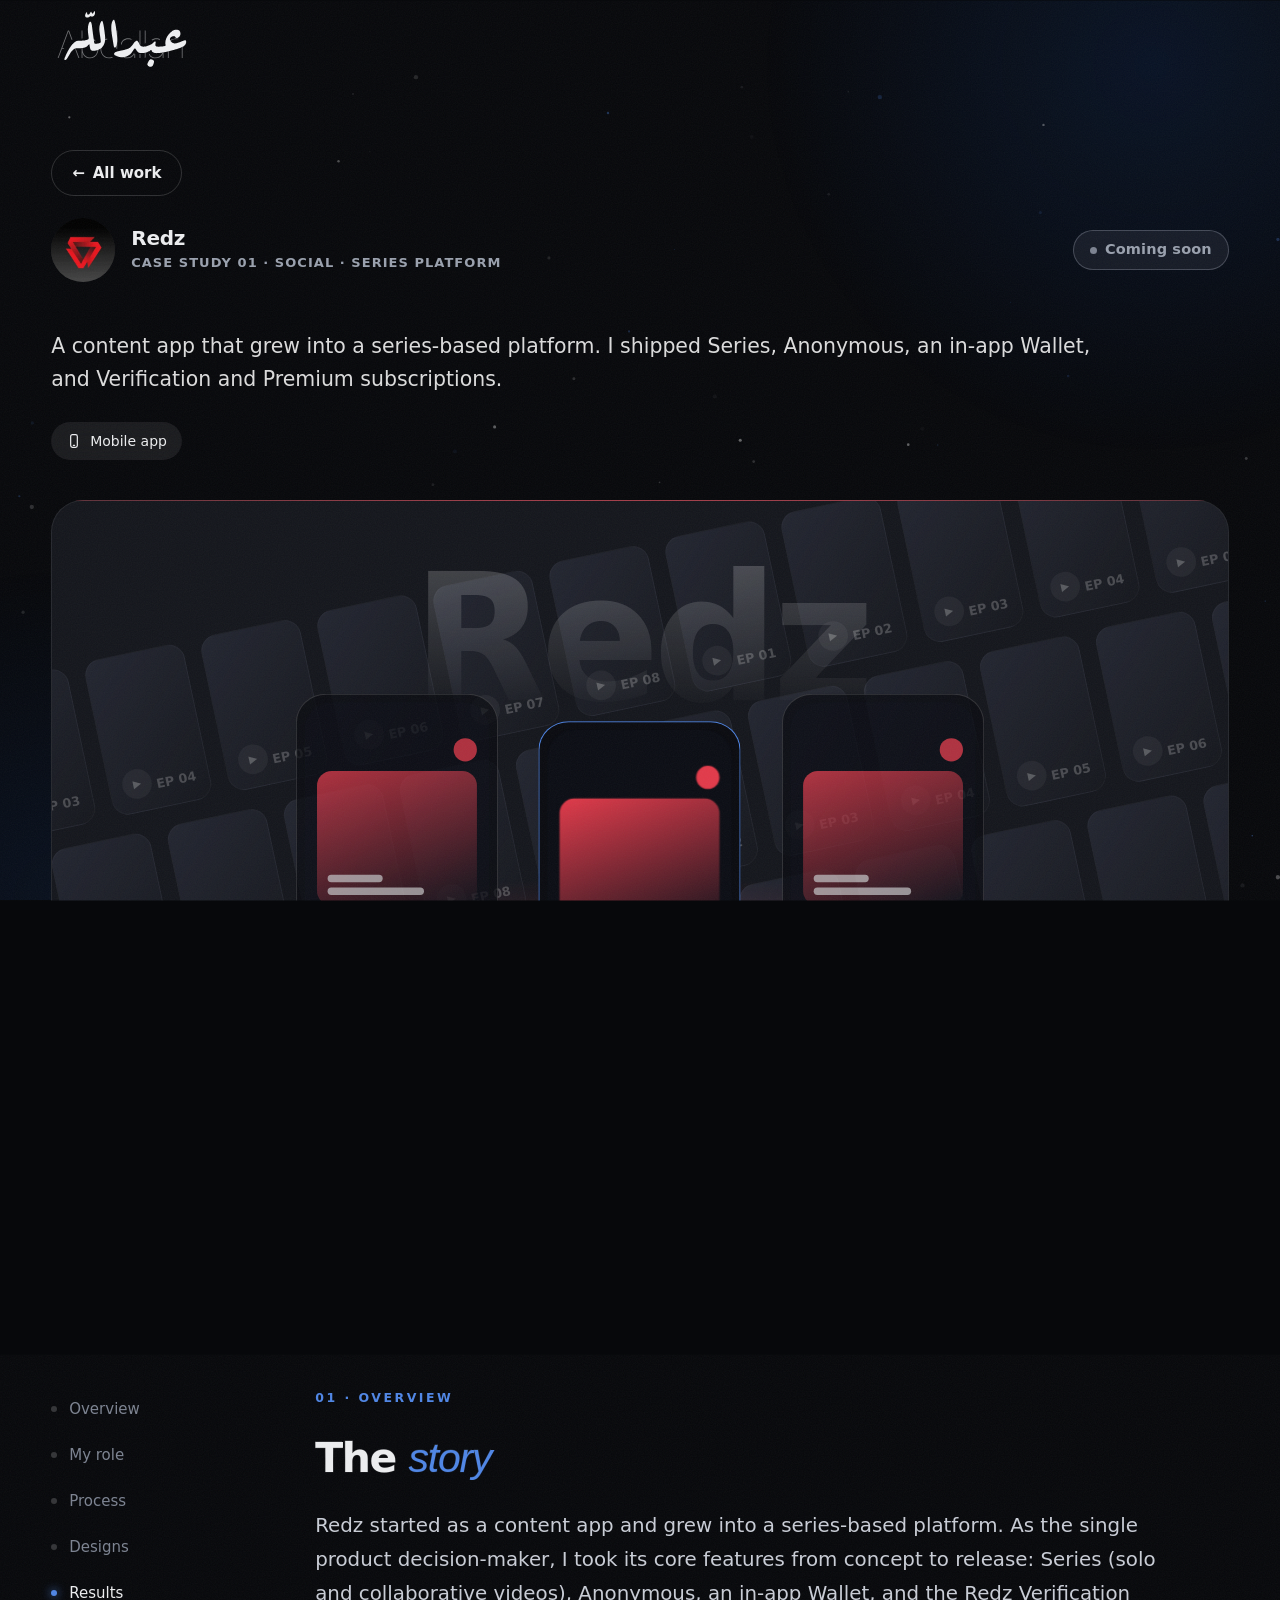
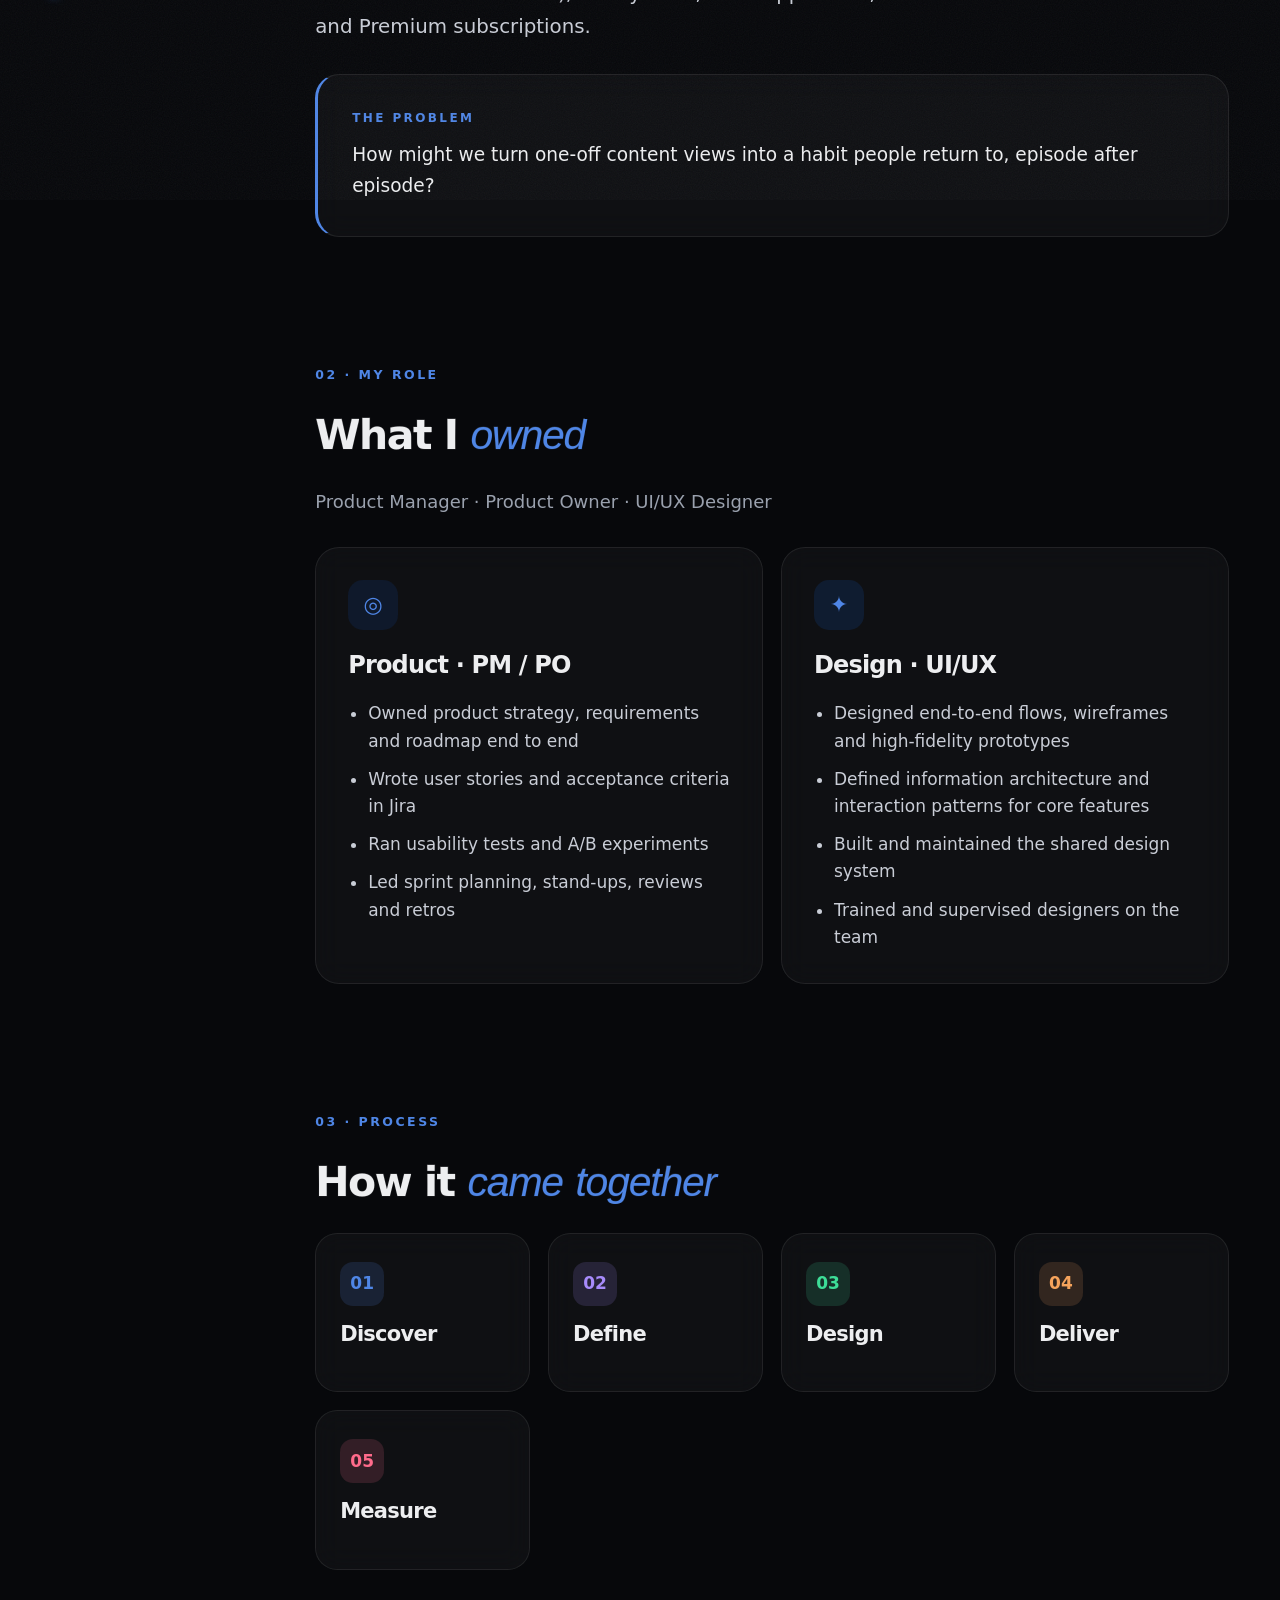
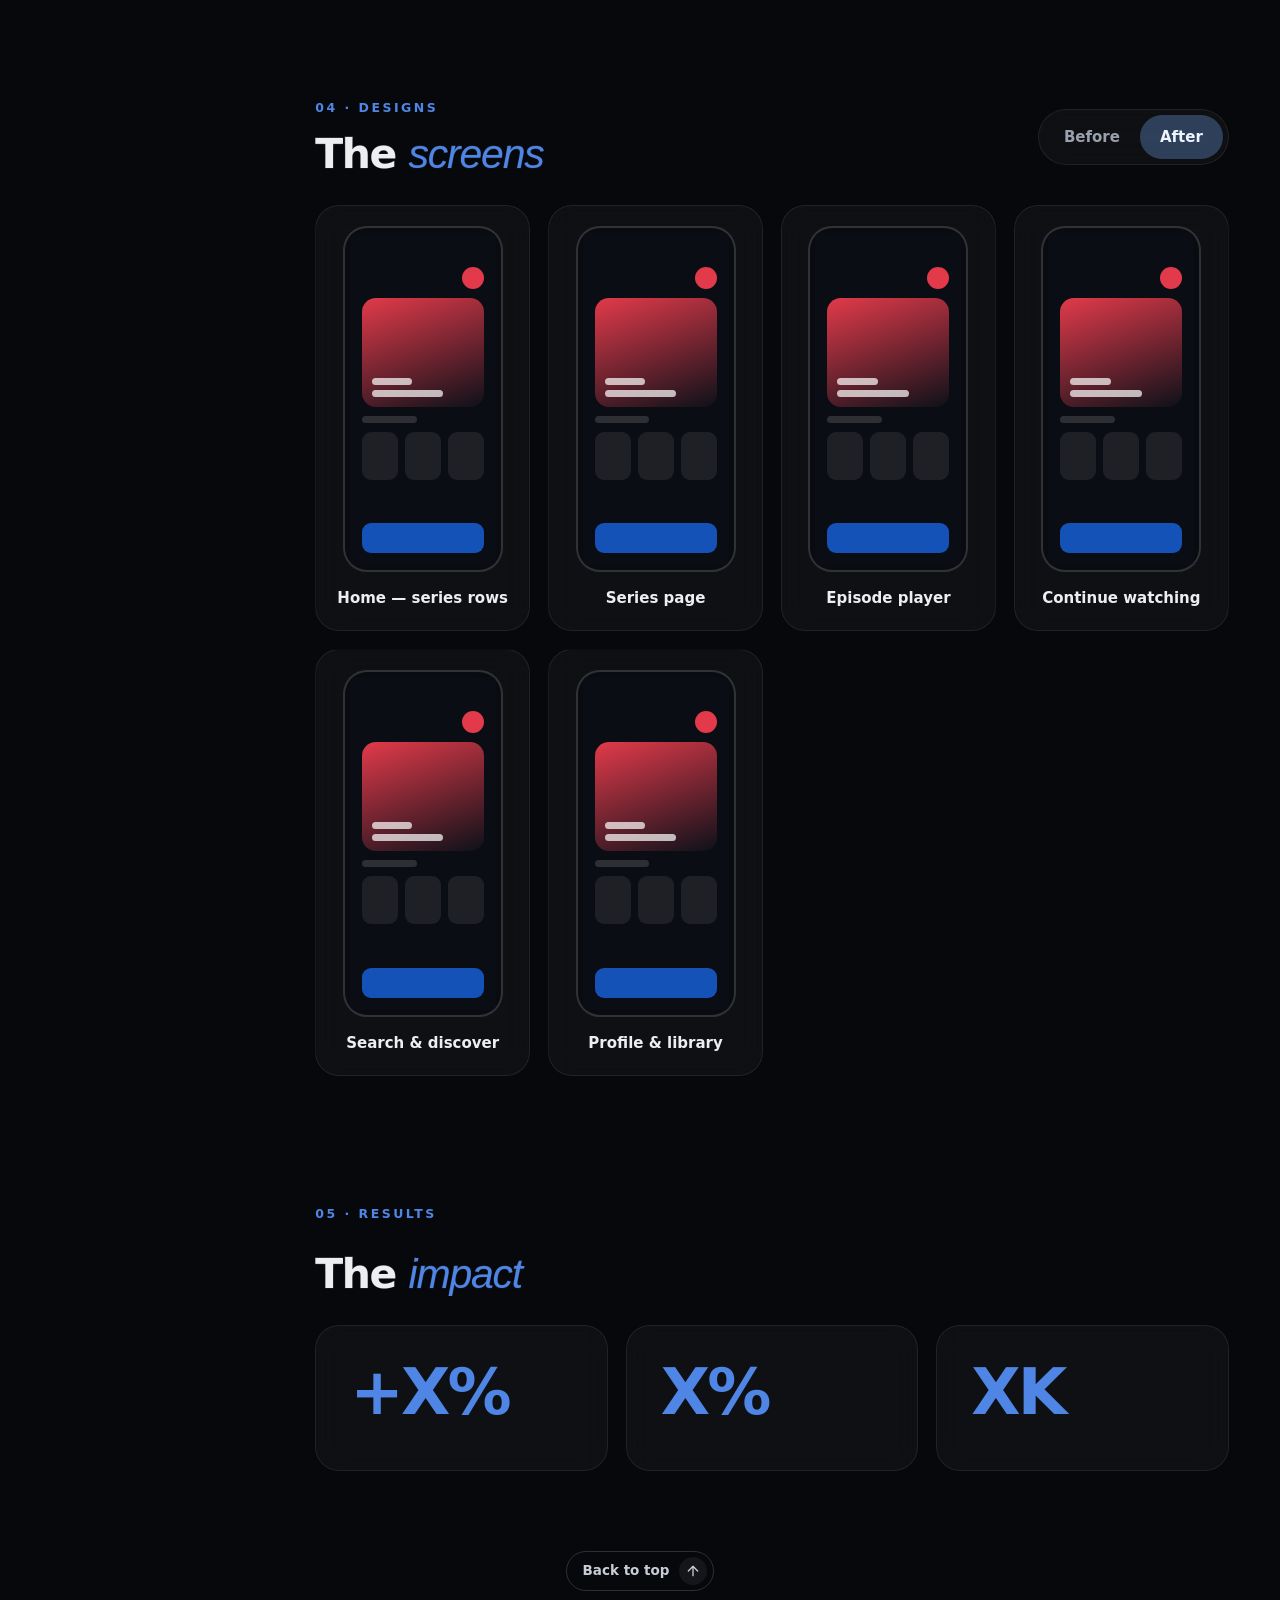
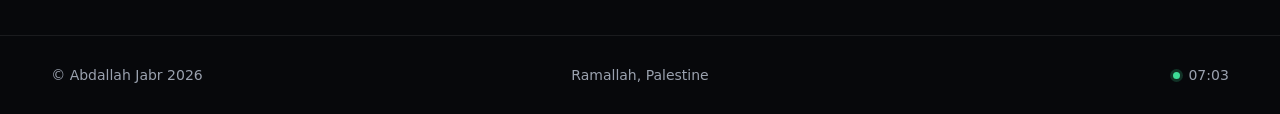
<file: project.html>
<!DOCTYPE html>
<html lang="en">
<head>
<script>try{if(!sessionStorage.getItem("intro-seen")&&!/[?&]preview\b/.test(location.search)&&!matchMedia("(prefers-reduced-motion: reduce)").matches){document.documentElement.classList.add("intro-pre","intro-on");setTimeout(function(){var h=document.documentElement;if(!document.querySelector(".intro")){h.classList.remove("intro-pre","intro-on")}},4000)}}catch(e){}</script>
<script>try{if(sessionStorage.getItem("pv"))document.documentElement.classList.add("pv-enter")}catch(e){}</script>
<meta charset="utf-8">
<meta http-equiv="Content-Security-Policy" content="default-src 'self'; script-src 'self' 'sha256-2RxOyrimKtpz8NTc6otqnslhVDbRM/it+s/S2cK5h0o=' 'sha256-jevmB4qS8fX1QfiXRL60r1YiwfHl2QRksfN3iqDk/dA=' 'sha256-1oNy6HyieyTVHmOH/fcIyyAEPQOOlY8JxHDR8w1dcWk='; style-src 'self' 'unsafe-inline' https://fonts.googleapis.com; font-src https://fonts.gstatic.com; img-src 'self' data: blob:; media-src 'self' blob:; frame-src https://www.youtube-nocookie.com https://player.vimeo.com; connect-src 'self'; base-uri 'self'; form-action 'self'; object-src 'none'">
<meta name="viewport" content="width=device-width, initial-scale=1">
<title>Case study — Abdallah Jabr</title>
<meta name="description" content="Case study by Abdallah Jabr — the problem, the process, the design and the results.">
<meta name="theme-color" content="#07080B">
<meta property="og:title" content="Abdallah Jabr — Case study">
<meta property="og:type" content="article">
<meta property="og:image" content="https://abdallahjabr.com/assets/img/og.png">
<meta property="og:image:width" content="1200"><meta property="og:image:height" content="630">
<meta property="og:url" content="https://abdallahjabr.com/">
<meta name="twitter:card" content="summary_large_image">
<meta name="twitter:image" content="https://abdallahjabr.com/assets/img/og.png">
<link rel="icon" href="assets/img/favicon.svg" type="image/svg+xml">
<link rel="preconnect" href="https://fonts.googleapis.com">
<link rel="preconnect" href="https://fonts.gstatic.com" crossorigin>
<link href="https://fonts.googleapis.com/css2?family=Manrope:wght@200..800&family=Alexandria:wght@400..600&family=Cairo:wght@700..900&family=Inter:ital,opsz,wght@0,14..32,100..900;1,14..32,100..900&family=Aref+Ruqaa:wght@700&display=swap" rel="stylesheet">
<link rel="stylesheet" href="assets/css/style.css?v=20261126113552">
<script>(function(){var t,on;try{t=localStorage.getItem('theme');on=localStorage.getItem('light-on')==='1'}catch(e){}if(t!=='light'&&t!=='dark'){t=matchMedia('(prefers-color-scheme: light)').matches?'light':'dark'}if(!on)t='dark';var d=document.documentElement;d.dataset.theme=t;d.classList.add('js');if(on)d.classList.add('light-on')})()</script>
</head>
<body class="pg-project">
<svg width="0" height="0" style="position:absolute" aria-hidden="true"><symbol id="sig" viewBox="0 0 430.5 201.0"><path fill="currentColor" fill-rule="evenodd" d="M302.7,170.6C302.4,170.7 301.9,170.9 301.5,171.1C301.0,171.3 300.6,171.6 300.2,172.0C299.8,172.3 299.4,172.7 299.0,173.1C298.6,173.5 298.2,173.9 297.8,174.3C297.5,174.7 297.2,175.2 297.0,175.6C296.7,176.0 296.4,176.4 296.2,176.8C296.0,177.2 295.8,177.7 295.6,178.1C295.4,178.5 295.1,178.9 294.8,179.3C294.6,179.7 294.4,180.2 294.2,180.6C294.0,181.0 293.8,181.4 293.6,181.8C293.4,182.2 293.2,182.7 293.1,183.1C292.9,183.5 292.8,183.9 292.6,184.3C292.4,184.7 292.1,185.2 292.0,185.6C291.8,186.0 291.8,186.4 291.7,186.8C291.6,187.2 291.6,187.7 291.6,188.1C291.6,188.5 291.7,188.9 291.8,189.3C291.9,189.7 292.0,190.2 292.2,190.6C292.4,191.0 292.8,191.4 293.1,191.8C293.4,192.2 293.6,192.7 294.0,193.1C294.3,193.5 294.8,193.8 295.2,194.1C295.6,194.4 296.0,194.7 296.5,195.0C296.9,195.2 297.3,195.6 297.7,195.8C298.1,196.0 298.5,196.1 299.0,196.2C299.4,196.3 299.8,196.5 300.2,196.6C300.6,196.7 301.0,196.7 301.5,196.7C301.9,196.7 302.3,196.8 302.7,196.8C303.1,196.9 303.5,197.0 304.0,197.0C304.4,196.9 304.8,196.7 305.2,196.6C305.6,196.4 306.0,196.2 306.5,196.0C306.9,195.7 307.3,195.4 307.7,195.1C308.1,194.8 308.6,194.5 309.0,194.1C309.4,193.7 309.8,193.2 310.1,192.8C310.4,192.4 310.6,192.0 310.8,191.6C311.1,191.2 311.2,190.7 311.5,190.3C311.7,189.9 311.9,189.5 312.1,189.1C312.2,188.7 312.3,188.2 312.5,187.8C312.6,187.4 312.7,187.0 312.8,186.6C313.0,186.2 313.3,185.7 313.5,185.3C313.6,184.9 313.7,184.5 313.8,184.1C313.9,183.7 314.0,183.2 314.1,182.8C314.2,182.4 314.3,182.0 314.3,181.6C314.4,181.2 314.4,180.7 314.5,180.3C314.5,179.9 314.5,179.5 314.6,179.1C314.6,178.7 314.7,178.2 314.7,177.8C314.7,177.4 314.5,177.0 314.3,176.6C314.1,176.2 313.8,175.7 313.5,175.3C313.1,175.0 312.6,174.6 312.2,174.3C311.8,174.0 311.4,173.7 311.0,173.5C310.5,173.2 310.1,172.8 309.7,172.6C309.3,172.3 308.9,172.2 308.5,172.0C308.0,171.7 307.6,171.5 307.2,171.3C306.8,171.2 306.4,171.2 306.0,171.1C305.5,171.0 305.1,170.9 304.7,170.8C304.3,170.7 303.8,170.6 303.5,170.6C303.1,170.5 303.0,170.5 302.7,170.6ZM390.1,68.3C389.7,68.4 389.2,68.5 388.8,68.6C388.4,68.6 388.0,68.6 387.6,68.7C387.2,68.8 386.7,68.9 386.3,69.0C385.9,69.1 385.5,69.2 385.1,69.3C384.7,69.5 384.2,69.6 383.8,69.8C383.4,70.0 383.0,70.3 382.6,70.5C382.2,70.6 381.7,70.8 381.3,71.0C380.9,71.1 380.5,71.3 380.1,71.5C379.7,71.6 379.2,71.8 378.8,72.1C378.4,72.3 378.0,72.6 377.6,73.0C377.2,73.3 376.7,73.6 376.3,74.0C375.9,74.3 375.5,74.6 375.1,75.0C374.7,75.3 374.2,75.5 373.8,75.8C373.4,76.1 373.0,76.5 372.6,76.8C372.2,77.2 371.7,77.7 371.3,78.1C370.9,78.5 370.5,78.9 370.1,79.3C369.7,79.7 369.2,80.2 368.8,80.6C368.4,81.0 367.9,81.4 367.6,81.8C367.2,82.2 367.0,82.7 366.7,83.1C366.4,83.5 366.1,83.9 365.7,84.3C365.4,84.7 364.9,85.2 364.6,85.6C364.3,86.0 364.1,86.4 363.8,86.8C363.6,87.2 363.3,87.7 363.0,88.1C362.6,88.5 362.2,88.9 361.8,89.3C361.5,89.7 361.2,90.2 361.0,90.6C360.7,91.0 360.5,91.4 360.3,91.8C360.1,92.2 359.9,92.7 359.7,93.1C359.5,93.5 359.3,93.9 359.1,94.3C358.9,94.7 358.7,95.2 358.5,95.6C358.2,96.0 358.0,96.4 357.8,96.8C357.6,97.2 357.4,97.7 357.2,98.1C357.0,98.5 356.9,98.9 356.7,99.3C356.6,99.7 356.5,100.2 356.3,100.6C356.2,101.0 356.1,101.4 356.0,101.8C355.8,102.2 355.7,102.7 355.6,103.1C355.5,103.5 355.3,103.9 355.2,104.3C355.1,104.7 354.9,105.2 354.8,105.6C354.7,106.0 354.8,106.4 354.7,106.8C354.6,107.2 354.5,107.7 354.5,108.1C354.4,108.5 354.4,108.9 354.3,109.3C354.3,109.7 354.2,110.2 354.2,110.6C354.2,111.0 354.1,111.4 354.1,111.8C354.0,112.2 354.0,112.7 354.0,113.1C353.9,113.5 353.8,113.9 353.8,114.3C353.8,114.7 353.9,115.2 354.0,115.6C354.0,116.0 354.0,116.4 354.1,116.8C354.1,117.2 354.1,117.7 354.2,118.1C354.3,118.5 354.4,118.9 354.5,119.3C354.5,119.7 354.6,120.2 354.7,120.6C354.8,121.0 354.9,121.4 355.0,121.8C355.0,122.2 355.0,122.7 354.8,123.1C354.6,123.5 354.2,123.9 353.8,124.1C353.5,124.3 353.0,124.3 352.6,124.5C352.2,124.6 351.7,124.8 351.3,125.0C350.9,125.1 350.5,125.1 350.1,125.2C349.7,125.3 349.2,125.3 348.8,125.3C348.4,125.4 348.0,125.5 347.6,125.6C347.2,125.7 346.7,125.7 346.3,125.8C345.9,125.9 345.5,126.0 345.1,126.1C344.7,126.1 344.2,126.2 343.8,126.2C343.4,126.2 343.0,126.3 342.6,126.3C342.2,126.4 341.7,126.4 341.3,126.5C340.9,126.5 340.5,126.5 340.1,126.6C339.7,126.6 339.2,126.7 338.8,126.7C338.4,126.7 338.0,126.8 337.6,126.8C337.2,126.9 336.7,126.8 336.3,126.8C335.9,126.8 335.5,126.8 335.1,126.8C334.7,126.9 334.2,126.9 333.8,127.0C333.4,127.0 333.0,127.1 332.6,127.1C332.2,127.1 331.7,127.1 331.3,127.1C330.9,127.1 330.5,127.1 330.1,127.1C329.7,127.1 329.2,127.1 328.8,127.1C328.4,127.1 328.0,127.0 327.6,127.0C327.2,126.9 326.7,126.9 326.3,126.8C325.9,126.8 325.5,126.8 325.1,126.7C324.7,126.6 324.2,126.6 323.8,126.5C323.4,126.3 323.0,126.2 322.6,126.0C322.2,125.7 321.7,125.3 321.3,125.0C320.9,124.6 320.4,124.1 320.1,123.7C319.8,123.3 319.7,122.9 319.6,122.5C319.5,122.0 319.5,121.6 319.5,121.2C319.4,120.8 319.5,120.4 319.5,120.0C319.5,119.5 319.4,119.1 319.5,118.7C319.5,118.3 319.5,117.9 319.6,117.5C319.6,117.0 319.7,116.6 319.8,116.2C319.9,115.8 320.0,115.4 320.1,115.0C320.2,114.5 320.3,114.1 320.3,113.7C320.4,113.3 320.4,112.9 320.5,112.5C320.5,112.0 320.5,111.6 320.5,111.2C320.4,110.8 320.3,110.3 320.1,110.0C319.8,109.6 319.4,109.1 319.0,109.0C318.6,108.8 318.1,109.0 317.7,109.1C317.3,109.2 316.9,109.3 316.5,109.5C316.0,109.6 315.6,109.9 315.2,110.2C314.8,110.5 314.4,111.0 314.0,111.3C313.5,111.7 313.1,112.0 312.7,112.3C312.3,112.7 311.9,113.2 311.5,113.6C311.0,114.0 310.6,114.4 310.2,114.7C309.8,115.1 309.4,115.4 309.0,115.7C308.5,116.0 308.1,116.4 307.7,116.7C307.3,117.0 306.9,117.4 306.5,117.7C306.0,118.0 305.6,118.4 305.2,118.7C304.8,119.0 304.4,119.3 304.0,119.6C303.5,119.8 303.1,120.0 302.7,120.2C302.3,120.4 301.9,120.5 301.5,120.7C301.0,120.9 300.6,121.0 300.2,121.2C299.8,121.4 299.4,121.5 299.0,121.7C298.5,121.9 298.1,122.1 297.7,122.3C297.3,122.5 296.9,122.8 296.5,123.0C296.0,123.1 295.6,123.2 295.2,123.3C294.8,123.5 294.4,123.6 294.0,123.7C293.5,123.9 293.1,124.1 292.7,124.2C292.3,124.4 291.9,124.4 291.5,124.6C291.0,124.7 290.6,125.0 290.2,125.1C289.8,125.2 289.4,125.2 289.0,125.3C288.5,125.4 288.1,125.5 287.7,125.6C287.3,125.7 286.9,125.9 286.5,126.0C286.0,126.1 285.6,126.1 285.2,126.2C284.8,126.3 284.4,126.3 284.0,126.3C283.5,126.4 283.1,126.5 282.7,126.6C282.3,126.6 281.9,126.7 281.5,126.7C281.0,126.7 280.6,126.8 280.2,126.8C279.8,126.9 279.4,126.9 279.0,127.0C278.5,127.0 278.1,127.1 277.7,127.1C277.3,127.1 276.9,127.0 276.5,127.0C276.0,126.9 275.6,126.9 275.2,126.8C274.8,126.8 274.4,126.7 274.0,126.6C273.5,126.5 273.1,126.3 272.7,126.2C272.3,126.1 271.9,126.0 271.5,125.8C271.0,125.7 270.6,125.4 270.2,125.2C269.8,125.0 269.4,124.8 269.0,124.5C268.5,124.1 268.1,123.6 267.7,123.2C267.3,122.8 266.8,122.4 266.5,122.0C266.1,121.5 265.7,121.1 265.5,120.7C265.2,120.3 265.0,119.9 264.8,119.5C264.6,119.0 264.4,118.6 264.2,118.2C264.0,117.8 263.8,117.4 263.6,117.0C263.4,116.5 263.2,116.1 263.0,115.7C262.7,115.3 262.5,114.9 262.3,114.5C262.1,114.0 261.9,113.6 261.7,113.2C261.5,112.8 261.3,112.4 261.1,112.0C260.9,111.5 260.7,111.1 260.5,110.7C260.2,110.3 259.9,109.9 259.6,109.5C259.2,109.0 258.9,108.6 258.5,108.2C258.1,107.9 257.6,107.6 257.2,107.3C256.8,107.1 256.4,107.0 256.0,106.8C255.5,106.7 255.1,106.6 254.7,106.6C254.3,106.6 253.9,106.7 253.5,106.8C253.0,106.9 252.6,107.0 252.2,107.2C251.8,107.4 251.4,107.6 251.0,107.8C250.5,108.1 250.1,108.4 249.7,108.7C249.3,109.1 248.9,109.5 248.5,110.0C248.0,110.4 247.6,110.8 247.2,111.2C246.9,111.6 246.6,112.0 246.3,112.5C246.0,112.9 245.7,113.3 245.3,113.7C245.0,114.1 244.6,114.5 244.3,115.0C244.0,115.4 243.9,115.8 243.6,116.2C243.3,116.6 242.9,117.0 242.6,117.5C242.3,117.9 242.0,118.3 241.7,118.7C241.4,119.1 241.1,119.5 240.8,120.0C240.5,120.4 240.2,120.8 239.8,121.2C239.5,121.6 239.2,122.0 238.8,122.5C238.5,122.9 238.1,123.3 237.7,123.7C237.4,124.1 237.1,124.5 236.7,125.0C236.4,125.4 236.0,125.8 235.6,126.2C235.2,126.6 234.7,127.0 234.3,127.5C233.9,127.9 233.5,128.3 233.1,128.7C232.7,129.1 232.2,129.4 231.8,129.7C231.4,130.0 231.0,130.3 230.6,130.6C230.2,130.9 229.7,131.2 229.3,131.5C228.9,131.7 228.5,132.1 228.1,132.3C227.7,132.6 227.2,132.8 226.8,133.1C226.4,133.3 226.0,133.6 225.6,133.8C225.2,134.0 224.7,134.2 224.3,134.3C223.9,134.5 223.5,134.6 223.1,134.7C222.7,134.9 222.2,135.1 221.8,135.2C221.4,135.3 221.0,135.3 220.6,135.5C220.2,135.6 219.7,135.8 219.3,136.0C218.9,136.1 218.5,136.2 218.1,136.3C217.7,136.5 217.2,136.6 216.8,136.7C216.4,136.8 216.0,137.0 215.6,137.1C215.2,137.2 214.7,137.4 214.3,137.5C213.9,137.6 213.5,137.6 213.1,137.7C212.7,137.8 212.2,138.1 211.8,138.2C211.4,138.3 211.0,138.4 210.6,138.5C210.2,138.5 209.7,138.6 209.3,138.7C208.9,138.8 208.5,138.9 208.1,139.0C207.7,139.1 207.2,139.2 206.8,139.3C206.4,139.4 206.0,139.5 205.6,139.6C205.2,139.7 204.7,139.9 204.3,140.0C203.9,140.1 203.5,140.1 203.1,140.2C202.7,140.3 202.2,140.3 201.8,140.3C201.4,140.4 201.0,140.5 200.6,140.6C200.2,140.7 199.7,140.9 199.3,141.0C198.9,141.1 198.5,141.1 198.1,141.2C197.7,141.3 197.2,141.3 196.8,141.3C196.4,141.4 196.0,141.5 195.6,141.6C195.2,141.7 194.7,141.9 194.3,142.0C193.9,142.1 193.5,142.1 193.1,142.2C192.7,142.3 192.2,142.5 191.8,142.6C191.4,142.7 191.0,142.7 190.6,142.8C190.2,142.9 189.7,143.1 189.3,143.2C188.9,143.3 188.5,143.4 188.1,143.5C187.7,143.6 187.2,143.7 186.8,143.8C186.4,144.0 186.0,144.2 185.6,144.3C185.2,144.5 184.7,144.6 184.3,144.7C183.9,144.9 183.5,145.0 183.1,145.2C182.7,145.4 182.2,145.6 181.8,145.8C181.4,146.0 181.0,146.2 180.6,146.5C180.2,146.7 179.7,146.9 179.3,147.2C178.9,147.5 178.5,147.8 178.1,148.2C177.7,148.6 177.2,149.0 177.0,149.5C176.7,149.9 176.6,150.3 176.5,150.7C176.3,151.1 176.1,151.5 176.1,152.0C176.1,152.4 176.2,152.8 176.3,153.2C176.5,153.6 176.8,154.0 177.1,154.5C177.4,154.9 177.8,155.3 178.2,155.7C178.6,156.1 179.0,156.4 179.5,156.7C179.9,157.0 180.3,157.2 180.7,157.5C181.1,157.7 181.5,157.9 182.0,158.1C182.4,158.3 182.8,158.5 183.2,158.7C183.6,158.9 184.0,159.1 184.5,159.3C184.9,159.5 185.3,159.8 185.7,160.0C186.1,160.1 186.5,160.3 187.0,160.5C187.4,160.6 187.8,160.7 188.2,160.8C188.6,161.0 189.0,161.2 189.5,161.3C189.9,161.5 190.3,161.6 190.7,161.7C191.1,161.8 191.5,162.0 192.0,162.1C192.4,162.2 192.8,162.3 193.2,162.5C193.6,162.6 194.0,162.7 194.5,162.8C194.9,162.9 195.3,163.0 195.7,163.1C196.1,163.1 196.5,163.2 197.0,163.2C197.4,163.2 197.8,163.3 198.2,163.3C198.6,163.4 199.0,163.5 199.5,163.6C199.9,163.6 200.3,163.7 200.7,163.7C201.1,163.7 201.5,163.7 202.0,163.7C202.4,163.7 202.8,163.7 203.2,163.7C203.6,163.7 204.0,163.5 204.5,163.5C204.9,163.4 205.3,163.5 205.7,163.5C206.1,163.4 206.5,163.4 207.0,163.3C207.4,163.3 207.8,163.2 208.2,163.2C208.6,163.2 209.0,163.2 209.5,163.2C209.9,163.2 210.3,163.1 210.7,163.1C211.1,163.0 211.5,163.0 212.0,163.0C212.4,162.9 212.8,162.7 213.2,162.6C213.6,162.5 214.0,162.3 214.5,162.2C214.9,162.1 215.3,162.0 215.7,161.8C216.1,161.7 216.5,161.6 217.0,161.5C217.4,161.3 217.8,161.2 218.2,161.1C218.6,161.0 219.0,161.0 219.5,160.8C219.9,160.7 220.3,160.4 220.7,160.2C221.1,160.0 221.5,159.8 222.0,159.6C222.4,159.4 222.8,159.2 223.2,159.0C223.6,158.7 224.0,158.5 224.5,158.3C224.9,158.1 225.3,157.9 225.7,157.7C226.1,157.5 226.5,157.3 227.0,157.1C227.4,156.8 227.8,156.5 228.2,156.2C228.6,155.9 229.0,155.5 229.5,155.2C229.9,154.9 230.3,154.6 230.7,154.2C231.1,153.9 231.5,153.5 232.0,153.1C232.4,152.7 232.8,152.3 233.2,152.0C233.6,151.6 234.1,151.2 234.5,150.8C234.9,150.4 235.2,150.0 235.6,149.6C236.0,149.2 236.4,148.7 236.7,148.3C237.0,147.9 237.3,147.5 237.6,147.1C237.9,146.7 238.1,146.2 238.3,145.8C238.6,145.4 238.9,145.0 239.2,144.6C239.5,144.2 239.7,143.7 240.0,143.3C240.2,142.9 240.5,142.5 240.8,142.1C241.1,141.7 241.4,141.2 241.7,140.8C242.0,140.4 242.2,140.0 242.5,139.6C242.7,139.2 243.2,138.7 243.5,138.3C243.7,137.9 243.8,137.5 244.1,137.1C244.4,136.7 244.8,136.2 245.2,135.8C245.6,135.4 246.0,134.9 246.5,134.6C246.9,134.2 247.3,133.9 247.7,133.7C248.1,133.5 248.5,133.5 249.0,133.6C249.4,133.6 249.8,133.8 250.2,134.1C250.6,134.4 251.0,134.9 251.3,135.3C251.7,135.7 251.9,136.2 252.2,136.6C252.5,137.0 252.8,137.4 253.1,137.8C253.4,138.2 253.6,138.7 253.8,139.1C254.1,139.5 254.3,139.9 254.6,140.3C254.9,140.7 255.1,141.2 255.5,141.6C255.8,142.0 256.1,142.4 256.5,142.8C256.8,143.2 257.2,143.7 257.6,144.1C258.0,144.5 258.3,145.0 258.7,145.3C259.1,145.7 259.5,146.0 260.0,146.3C260.4,146.6 260.8,147.0 261.2,147.2C261.6,147.4 262.0,147.5 262.5,147.7C262.9,147.9 263.3,148.1 263.7,148.2C264.1,148.4 264.5,148.5 265.0,148.6C265.4,148.7 265.8,148.7 266.2,148.8C266.6,148.9 267.0,149.0 267.5,149.1C267.9,149.1 268.3,149.2 268.7,149.2C269.1,149.2 269.5,149.2 270.0,149.2C270.4,149.2 270.8,149.3 271.2,149.3C271.6,149.4 272.0,149.4 272.5,149.3C272.9,149.3 273.3,149.2 273.7,149.2C274.1,149.2 274.5,149.2 275.0,149.2C275.4,149.2 275.8,149.1 276.2,149.1C276.6,149.0 277.0,149.0 277.5,149.0C277.9,148.9 278.3,148.9 278.7,148.8C279.1,148.8 279.5,148.8 280.0,148.7C280.4,148.6 280.8,148.5 281.2,148.5C281.6,148.4 282.0,148.4 282.5,148.3C282.9,148.3 283.3,148.2 283.7,148.1C284.1,148.0 284.5,147.8 285.0,147.7C285.4,147.6 285.8,147.5 286.2,147.5C286.6,147.4 287.0,147.3 287.5,147.2C287.9,147.1 288.3,147.0 288.7,146.8C289.1,146.7 289.5,146.6 290.0,146.5C290.4,146.3 290.8,146.1 291.2,146.0C291.6,145.8 292.0,145.5 292.5,145.3C292.9,145.1 293.3,144.9 293.7,144.7C294.1,144.5 294.5,144.3 295.0,144.1C295.4,143.9 295.8,143.7 296.2,143.6C296.6,143.4 297.0,143.3 297.5,143.1C297.9,142.9 298.3,142.7 298.7,142.5C299.1,142.2 299.5,141.9 300.0,141.6C300.4,141.3 300.8,140.9 301.2,140.6C301.6,140.2 302.0,139.9 302.5,139.6C302.9,139.3 303.3,139.0 303.7,138.8C304.1,138.7 304.6,138.5 305.0,138.6C305.3,138.7 305.7,139.2 306.0,139.6C306.2,140.0 306.4,140.4 306.6,140.8C306.7,141.2 306.8,141.7 307.0,142.1C307.1,142.5 307.4,142.9 307.7,143.3C308.0,143.7 308.4,144.2 308.8,144.6C309.2,145.0 309.7,145.5 310.1,145.8C310.5,146.2 310.9,146.5 311.3,146.7C311.7,147.0 312.2,147.1 312.6,147.3C313.0,147.5 313.4,147.8 313.8,148.0C314.2,148.1 314.7,148.2 315.1,148.3C315.5,148.5 315.9,148.6 316.3,148.7C316.7,148.8 317.2,148.8 317.6,148.8C318.0,148.9 318.4,149.0 318.8,149.1C319.2,149.1 319.7,149.2 320.1,149.2C320.5,149.2 320.9,149.3 321.3,149.3C321.7,149.4 322.2,149.4 322.6,149.5C323.0,149.5 323.4,149.5 323.8,149.5C324.2,149.4 324.7,149.4 325.1,149.3C325.5,149.3 325.9,149.4 326.3,149.3C326.7,149.3 327.2,149.2 327.6,149.2C328.0,149.2 328.4,149.2 328.8,149.2C329.2,149.2 329.7,149.1 330.1,149.1C330.5,149.1 330.9,149.1 331.3,149.1C331.7,149.1 332.2,149.0 332.6,149.0C333.0,148.9 333.4,148.9 333.8,148.8C334.2,148.8 334.7,148.6 335.1,148.6C335.5,148.5 335.9,148.5 336.3,148.5C336.7,148.4 337.2,148.4 337.6,148.3C338.0,148.3 338.4,148.2 338.8,148.2C339.2,148.2 339.7,148.1 340.1,148.1C340.5,148.0 340.9,148.0 341.3,148.0C341.7,147.9 342.2,147.8 342.6,147.7C343.0,147.6 343.4,147.5 343.8,147.5C344.2,147.4 344.7,147.3 345.1,147.2C345.5,147.1 345.9,147.1 346.3,147.1C346.7,147.0 347.2,146.9 347.6,146.8C348.0,146.7 348.4,146.6 348.8,146.5C349.2,146.4 349.7,146.3 350.1,146.2C350.5,146.1 350.9,146.1 351.3,146.1C351.7,146.0 352.2,145.9 352.6,145.8C353.0,145.7 353.4,145.7 353.8,145.6C354.2,145.5 354.7,145.4 355.1,145.3C355.5,145.2 355.9,145.2 356.3,145.1C356.7,145.0 357.2,144.9 357.6,144.8C358.0,144.7 358.4,144.6 358.8,144.5C359.2,144.4 359.7,144.3 360.1,144.2C360.5,144.1 360.9,144.1 361.3,144.0C361.7,143.9 362.2,143.7 362.6,143.6C363.0,143.5 363.4,143.4 363.8,143.3C364.2,143.2 364.7,143.2 365.1,143.1C365.5,143.0 365.9,142.9 366.3,142.8C366.7,142.7 367.2,142.6 367.6,142.5C368.0,142.3 368.4,142.2 368.8,142.1C369.2,142.0 369.7,142.1 370.1,142.0C370.5,141.9 370.9,141.6 371.3,141.5C371.7,141.3 372.2,141.3 372.6,141.2C373.0,141.1 373.4,141.0 373.8,140.8C374.2,140.7 374.7,140.6 375.1,140.5C375.5,140.4 375.9,140.3 376.3,140.2C376.7,140.1 377.2,140.0 377.6,139.8C378.0,139.7 378.4,139.6 378.8,139.5C379.2,139.4 379.7,139.3 380.1,139.2C380.5,139.1 380.9,139.0 381.3,138.8C381.7,138.7 382.2,138.6 382.6,138.5C383.0,138.3 383.4,138.2 383.8,138.1C384.2,138.0 384.7,138.0 385.1,137.8C385.5,137.7 385.9,137.5 386.3,137.3C386.7,137.2 387.2,137.2 387.6,137.1C388.0,137.0 388.4,136.8 388.8,136.7C389.2,136.6 389.7,136.5 390.1,136.3C390.5,136.2 390.9,136.1 391.3,136.0C391.7,135.8 392.2,135.6 392.6,135.5C393.0,135.3 393.4,135.2 393.8,135.1C394.2,135.0 394.7,134.8 395.1,134.7C395.5,134.6 395.9,134.5 396.3,134.3C396.7,134.2 397.2,134.0 397.6,133.8C398.0,133.7 398.4,133.6 398.8,133.5C399.2,133.3 399.7,133.2 400.1,133.1C400.5,132.9 400.9,132.6 401.3,132.5C401.7,132.3 402.2,132.2 402.6,132.1C403.0,132.0 403.4,131.8 403.8,131.7C404.2,131.6 404.7,131.5 405.1,131.3C405.5,131.2 405.9,131.0 406.3,130.8C406.7,130.7 407.2,130.5 407.6,130.3C408.0,130.1 408.4,129.9 408.8,129.7C409.2,129.5 409.7,129.3 410.1,129.1C410.5,128.9 410.9,128.7 411.3,128.5C411.7,128.2 412.2,128.0 412.6,127.8C413.0,127.6 413.4,127.4 413.8,127.2C414.2,127.0 414.7,126.8 415.1,126.6C415.5,126.4 415.9,126.2 416.3,126.0C416.7,125.7 417.2,125.4 417.6,125.1C418.0,124.8 418.4,124.4 418.8,124.1C419.2,123.7 419.7,123.4 420.1,123.0C420.5,122.6 420.9,122.1 421.3,121.7C421.7,121.3 422.2,120.9 422.6,120.5C422.9,120.0 423.2,119.6 423.5,119.2C423.7,118.8 423.9,118.4 424.1,118.0C424.3,117.5 424.5,117.1 424.7,116.7C424.9,116.3 425.1,115.9 425.3,115.5C425.5,115.0 425.8,114.6 426.0,114.2C426.1,113.8 426.1,113.4 426.2,113.0C426.3,112.5 426.3,112.1 426.3,111.7C426.4,111.3 426.4,110.9 426.5,110.5C426.5,110.0 426.5,109.6 426.5,109.2C426.4,108.8 426.2,108.4 426.1,108.0C426.0,107.5 425.9,107.1 425.7,106.7C425.5,106.3 425.2,105.8 424.8,105.5C424.5,105.1 424.0,105.0 423.6,104.8C423.2,104.7 422.7,104.6 422.3,104.6C421.9,104.6 421.5,104.6 421.1,104.7C420.7,104.8 420.2,105.1 419.8,105.2C419.4,105.4 419.0,105.4 418.6,105.6C418.2,105.7 417.7,105.9 417.3,106.1C416.9,106.2 416.5,106.4 416.1,106.6C415.7,106.8 415.2,107.1 414.8,107.2C414.4,107.4 414.0,107.3 413.6,107.5C413.2,107.6 412.7,107.9 412.3,108.1C411.9,108.3 411.5,108.4 411.1,108.6C410.7,108.8 410.2,109.1 409.8,109.2C409.4,109.4 409.0,109.3 408.6,109.5C408.2,109.6 407.7,109.9 407.3,110.1C406.9,110.3 406.5,110.4 406.1,110.6C405.7,110.8 405.2,111.1 404.8,111.2C404.4,111.4 404.0,111.3 403.6,111.5C403.2,111.6 402.7,111.9 402.3,112.1C401.9,112.2 401.5,112.3 401.1,112.5C400.7,112.6 400.2,112.7 399.8,112.8C399.4,113.0 399.0,113.2 398.6,113.3C398.2,113.5 397.7,113.6 397.3,113.7C396.9,113.8 396.5,114.0 396.1,114.1C395.7,114.2 395.2,114.4 394.8,114.5C394.4,114.6 394.0,114.6 393.6,114.7C393.2,114.8 392.7,115.0 392.3,115.1C391.9,115.2 391.5,115.3 391.1,115.3C390.7,115.4 390.2,115.4 389.8,115.5C389.4,115.5 389.0,115.5 388.6,115.6C388.2,115.6 387.7,115.7 387.3,115.7C386.9,115.7 386.5,115.7 386.1,115.7C385.7,115.7 385.2,115.6 384.8,115.6C384.4,115.5 384.0,115.4 383.6,115.3C383.2,115.2 382.7,115.1 382.3,115.0C381.9,114.8 381.5,114.7 381.1,114.6C380.7,114.4 380.2,114.3 379.8,114.1C379.4,113.9 379.0,113.6 378.6,113.3C378.2,113.1 377.7,112.9 377.3,112.6C376.9,112.3 376.5,112.0 376.1,111.6C375.7,111.2 375.2,110.7 374.8,110.3C374.4,109.9 374.0,109.5 373.6,109.1C373.2,108.7 372.9,108.2 372.6,107.8C372.3,107.4 372.1,107.0 371.8,106.6C371.6,106.2 371.3,105.7 371.1,105.3C370.9,104.9 370.7,104.5 370.6,104.1C370.4,103.7 370.2,103.2 370.1,102.8C370.0,102.4 369.9,102.0 369.8,101.6C369.8,101.2 369.8,100.7 369.8,100.3C369.9,99.9 369.9,99.5 370.0,99.1C370.0,98.7 370.2,98.2 370.3,97.8C370.5,97.4 370.7,97.0 371.0,96.6C371.2,96.2 371.6,95.7 372.0,95.3C372.3,95.0 372.8,94.6 373.2,94.3C373.6,94.0 374.0,93.8 374.5,93.6C374.9,93.3 375.3,93.1 375.7,92.8C376.1,92.6 376.5,92.4 377.0,92.2C377.4,92.0 377.8,91.9 378.2,91.7C378.6,91.6 379.0,91.5 379.5,91.3C379.9,91.2 380.3,91.1 380.7,91.0C381.1,90.8 381.5,90.7 382.0,90.6C382.4,90.5 382.8,90.5 383.2,90.5C383.6,90.4 384.0,90.4 384.5,90.5C384.9,90.5 385.3,90.6 385.7,90.8C386.1,91.0 386.6,91.2 387.0,91.6C387.4,91.9 387.7,92.4 388.1,92.8C388.4,93.2 388.8,93.7 389.1,94.1C389.4,94.5 389.5,94.9 389.8,95.3C390.1,95.7 390.6,96.1 391.0,96.5C391.4,96.8 391.8,97.1 392.2,97.2C392.6,97.4 393.0,97.4 393.5,97.3C393.9,97.3 394.3,97.2 394.7,97.1C395.1,97.0 395.5,96.9 396.0,96.7C396.4,96.5 396.8,96.3 397.2,96.1C397.6,95.9 398.0,95.6 398.5,95.3C398.9,95.1 399.3,95.0 399.7,94.7C400.1,94.4 400.5,94.1 401.0,93.7C401.4,93.3 401.8,92.9 402.2,92.5C402.6,92.0 402.9,91.6 403.2,91.2C403.5,90.8 403.8,90.4 404.1,90.0C404.3,89.5 404.5,89.1 404.7,88.7C404.9,88.3 405.2,87.9 405.3,87.5C405.5,87.0 405.5,86.6 405.6,86.2C405.7,85.8 405.9,85.4 406.0,85.0C406.1,84.5 406.2,84.1 406.2,83.7C406.2,83.3 406.2,82.9 406.2,82.5C406.2,82.0 406.2,81.6 406.2,81.2C406.2,80.8 406.2,80.4 406.2,80.0C406.2,79.5 406.0,79.1 406.0,78.7C405.9,78.3 405.8,77.9 405.7,77.5C405.6,77.0 405.6,76.6 405.5,76.2C405.4,75.8 405.3,75.4 405.1,75.0C404.9,74.5 404.6,74.1 404.3,73.7C404.0,73.3 403.7,72.9 403.3,72.5C403.0,72.1 402.6,71.7 402.2,71.3C401.8,71.0 401.4,70.7 401.0,70.5C400.5,70.2 400.1,69.9 399.7,69.7C399.3,69.5 398.9,69.4 398.5,69.2C398.0,69.1 397.6,68.9 397.2,68.8C396.8,68.7 396.4,68.7 396.0,68.6C395.5,68.5 395.1,68.4 394.7,68.3C394.3,68.3 393.9,68.3 393.5,68.3C393.0,68.3 392.6,68.3 392.2,68.3C391.8,68.3 391.3,68.3 391.0,68.3C390.6,68.3 390.4,68.3 390.1,68.3ZM134.1,37.6C133.7,37.6 133.2,38.0 132.8,38.3C132.4,38.6 132.0,39.1 131.7,39.5C131.4,39.9 131.1,40.3 130.8,40.7C130.6,41.1 130.4,41.5 130.2,42.0C130.0,42.4 129.8,42.8 129.6,43.2C129.4,43.6 129.1,44.0 129.0,44.5C128.8,44.9 128.6,45.3 128.5,45.7C128.3,46.1 128.2,46.5 128.1,47.0C128.0,47.4 127.8,47.8 127.7,48.2C127.6,48.6 127.4,49.0 127.3,49.5C127.2,49.9 127.2,50.3 127.1,50.7C127.0,51.1 126.8,51.5 126.7,52.0C126.6,52.4 126.5,52.8 126.3,53.2C126.2,53.6 126.0,54.0 126.0,54.5C125.9,54.9 125.9,55.3 125.8,55.7C125.8,56.1 125.7,56.5 125.7,57.0C125.7,57.4 125.6,57.8 125.6,58.2C125.5,58.6 125.5,59.0 125.5,59.5C125.4,59.9 125.4,60.3 125.3,60.7C125.3,61.1 125.4,61.5 125.3,62.0C125.3,62.4 125.2,62.8 125.2,63.2C125.2,63.6 125.1,64.0 125.1,64.5C125.1,64.9 125.1,65.3 125.1,65.7C125.1,66.1 125.1,66.5 125.1,67.0C125.1,67.4 125.1,67.8 125.1,68.2C125.1,68.6 125.2,69.0 125.2,69.5C125.2,69.9 125.3,70.3 125.3,70.7C125.4,71.1 125.5,71.5 125.6,72.0C125.6,72.4 125.6,72.8 125.6,73.2C125.6,73.6 125.7,74.0 125.7,74.5C125.7,74.9 125.8,75.3 125.8,75.7C125.9,76.1 125.9,76.5 126.0,77.0C126.0,77.4 126.1,77.8 126.2,78.2C126.3,78.6 126.4,79.0 126.5,79.5C126.5,79.9 126.5,80.3 126.6,80.7C126.6,81.1 126.7,81.5 126.7,82.0C126.7,82.4 126.8,82.8 126.8,83.2C126.9,83.6 126.9,84.0 127.0,84.5C127.0,84.9 127.0,85.3 127.1,85.7C127.1,86.1 127.2,86.5 127.3,87.0C127.4,87.4 127.5,87.8 127.6,88.2C127.6,88.6 127.6,89.0 127.7,89.5C127.8,89.9 127.9,90.3 128.0,90.7C128.0,91.1 128.0,91.5 128.1,92.0C128.1,92.4 128.1,92.8 128.2,93.2C128.3,93.6 128.4,94.0 128.5,94.5C128.5,94.9 128.6,95.3 128.7,95.7C128.8,96.1 128.8,96.5 128.8,97.0C128.9,97.4 128.9,97.8 129.0,98.2C129.0,98.6 129.0,99.0 129.1,99.5C129.1,99.9 129.2,100.3 129.3,100.7C129.4,101.1 129.5,101.5 129.6,102.0C129.6,102.4 129.6,102.8 129.6,103.2C129.6,103.6 129.7,104.0 129.7,104.5C129.7,104.9 129.8,105.3 129.8,105.7C129.9,106.1 129.9,106.5 130.0,107.0C130.0,107.4 130.1,107.8 130.1,108.2C130.1,108.6 130.1,109.0 130.1,109.5C130.1,109.9 130.0,110.3 130.0,110.7C129.9,111.1 129.8,111.5 129.6,112.0C129.4,112.4 129.1,112.9 128.7,113.2C128.4,113.5 127.9,113.7 127.5,114.0C127.0,114.2 126.6,114.4 126.2,114.6C125.8,114.8 125.4,115.0 125.0,115.1C124.5,115.2 124.1,115.2 123.7,115.3C123.3,115.4 122.9,115.5 122.5,115.6C122.0,115.7 121.6,115.9 121.2,116.0C120.8,116.1 120.4,116.1 120.0,116.2C119.5,116.3 119.1,116.3 118.7,116.3C118.3,116.4 117.9,116.4 117.5,116.5C117.0,116.5 116.6,116.6 116.2,116.6C115.8,116.6 115.4,116.5 115.0,116.6C114.5,116.6 114.1,116.8 113.7,116.8C113.3,116.9 112.9,116.8 112.5,116.8C112.0,116.8 111.6,116.9 111.2,116.8C110.8,116.8 110.4,116.7 110.0,116.5C109.6,116.2 109.1,115.9 108.8,115.6C108.5,115.2 108.3,114.7 108.1,114.3C107.9,113.9 107.7,113.5 107.6,113.1C107.5,112.7 107.4,112.2 107.3,111.8C107.2,111.4 107.2,111.0 107.1,110.6C107.0,110.2 106.9,109.7 106.8,109.3C106.8,108.9 106.7,108.5 106.7,108.1C106.7,107.7 106.6,107.2 106.6,106.8C106.5,106.4 106.5,106.0 106.5,105.6C106.4,105.2 106.2,104.7 106.1,104.3C106.0,103.9 106.0,103.5 106.0,103.1C105.9,102.7 105.9,102.2 105.8,101.8C105.8,101.4 105.8,101.0 105.7,100.6C105.6,100.2 105.5,99.7 105.5,99.3C105.4,98.9 105.4,98.5 105.3,98.1C105.3,97.7 105.2,97.2 105.1,96.8C105.0,96.4 104.9,96.0 104.8,95.6C104.8,95.2 104.7,94.7 104.7,94.3C104.7,93.9 104.6,93.5 104.6,93.1C104.5,92.7 104.5,92.2 104.5,91.8C104.4,91.4 104.3,91.0 104.2,90.6C104.1,90.2 104.0,89.7 104.0,89.3C103.9,88.9 104.0,88.5 104.0,88.1C103.9,87.7 103.8,87.2 103.7,86.8C103.6,86.4 103.6,86.0 103.6,85.6C103.5,85.2 103.4,84.7 103.3,84.3C103.3,83.9 103.3,83.5 103.2,83.1C103.1,82.7 103.0,82.2 103.0,81.8C102.9,81.4 102.9,81.0 102.8,80.6C102.8,80.2 102.7,79.7 102.7,79.3C102.7,78.9 102.6,78.5 102.6,78.1C102.5,77.7 102.5,77.2 102.5,76.8C102.4,76.4 102.3,76.0 102.2,75.6C102.1,75.2 102.0,74.7 102.0,74.3C101.9,73.9 102.0,73.5 102.0,73.1C101.9,72.7 101.8,72.2 101.7,71.8C101.6,71.4 101.6,71.0 101.6,70.6C101.5,70.2 101.5,69.7 101.5,69.3C101.4,68.9 101.4,68.5 101.3,68.1C101.3,67.7 101.1,67.2 101.1,66.8C101.0,66.4 101.0,66.0 101.0,65.6C100.9,65.2 100.9,64.7 100.8,64.3C100.8,63.9 100.6,63.5 100.6,63.1C100.5,62.7 100.5,62.2 100.5,61.8C100.4,61.4 100.5,61.0 100.5,60.6C100.4,60.2 100.2,59.7 100.1,59.3C100.0,58.9 100.0,58.5 100.0,58.1C99.9,57.7 99.9,57.2 99.8,56.8C99.8,56.4 99.7,56.0 99.7,55.6C99.7,55.2 99.6,54.7 99.6,54.3C99.5,53.9 99.5,53.5 99.5,53.1C99.4,52.7 99.3,52.2 99.2,51.8C99.1,51.4 99.0,51.0 99.0,50.6C98.9,50.2 98.8,49.7 98.7,49.3C98.6,48.9 98.6,48.5 98.5,48.1C98.4,47.7 98.2,47.2 98.1,46.8C98.0,46.4 97.9,46.0 97.7,45.6C97.6,45.2 97.4,44.7 97.2,44.3C97.1,43.9 97.0,43.5 96.8,43.1C96.7,42.7 96.5,42.2 96.2,41.8C96.0,41.4 95.7,41.0 95.3,40.7C95.0,40.4 94.5,40.2 94.1,40.2C93.7,40.2 93.2,40.2 92.8,40.5C92.4,40.7 92.0,41.1 91.6,41.5C91.2,41.8 90.9,42.3 90.6,42.7C90.3,43.1 90.1,43.5 89.8,44.0C89.6,44.4 89.4,44.8 89.2,45.2C89.0,45.6 88.9,46.0 88.7,46.5C88.6,46.9 88.5,47.3 88.3,47.7C88.2,48.1 88.0,48.5 87.8,49.0C87.7,49.4 87.6,49.8 87.5,50.2C87.4,50.6 87.3,51.0 87.2,51.5C87.1,51.9 87.0,52.3 87.0,52.7C86.9,53.1 86.8,53.5 86.7,54.0C86.6,54.4 86.4,54.8 86.3,55.2C86.2,55.6 86.2,56.0 86.1,56.5C86.0,56.9 85.9,57.3 85.8,57.7C85.8,58.1 85.8,58.5 85.8,59.0C85.8,59.4 85.9,59.8 85.8,60.2C85.8,60.6 85.7,61.0 85.7,61.5C85.7,61.9 85.6,62.3 85.6,62.7C85.6,63.1 85.6,63.5 85.6,64.0C85.6,64.4 85.5,64.8 85.5,65.2C85.4,65.6 85.4,66.0 85.3,66.5C85.3,66.9 85.3,67.3 85.3,67.7C85.4,68.1 85.4,68.5 85.5,69.0C85.5,69.4 85.6,69.8 85.6,70.2C85.6,70.6 85.6,71.0 85.6,71.5C85.6,71.9 85.6,72.3 85.6,72.7C85.6,73.1 85.7,73.5 85.7,74.0C85.7,74.4 85.8,74.8 85.8,75.2C85.9,75.6 85.8,76.0 85.8,76.5C85.9,76.9 85.9,77.3 86.0,77.7C86.0,78.1 86.0,78.5 86.1,79.0C86.1,79.4 86.3,79.8 86.3,80.2C86.4,80.6 86.4,81.0 86.5,81.5C86.5,81.9 86.5,82.3 86.6,82.7C86.6,83.1 86.7,83.5 86.7,84.0C86.7,84.4 86.8,84.8 86.8,85.2C86.9,85.6 86.9,86.0 87.0,86.5C87.0,86.9 87.1,87.3 87.2,87.7C87.3,88.1 87.4,88.5 87.5,89.0C87.5,89.4 87.5,89.8 87.6,90.2C87.6,90.6 87.6,91.0 87.7,91.5C87.8,91.9 87.9,92.3 88.0,92.7C88.0,93.1 88.0,93.5 88.1,94.0C88.1,94.4 88.2,94.8 88.2,95.2C88.2,95.6 88.3,96.0 88.3,96.5C88.4,96.9 88.4,97.3 88.3,97.7C88.3,98.1 88.2,98.5 88.1,99.0C88.0,99.4 87.9,99.8 87.6,100.2C87.3,100.6 86.9,101.0 86.5,101.3C86.1,101.6 85.6,101.9 85.2,102.1C84.8,102.3 84.4,102.5 84.0,102.7C83.5,102.9 83.1,103.2 82.7,103.3C82.3,103.5 81.9,103.6 81.5,103.7C81.0,103.8 80.6,104.0 80.2,104.1C79.8,104.2 79.4,104.2 79.0,104.3C78.5,104.4 78.1,104.5 77.7,104.6C77.3,104.7 76.9,104.9 76.5,105.0C76.0,105.1 75.6,105.1 75.2,105.2C74.8,105.3 74.4,105.3 74.0,105.3C73.5,105.4 73.1,105.4 72.7,105.5C72.3,105.5 71.9,105.4 71.5,105.5C71.0,105.5 70.6,105.5 70.2,105.6C69.8,105.6 69.4,105.7 69.0,105.7C68.5,105.7 68.1,105.8 67.7,105.8C67.3,105.9 66.9,105.9 66.5,106.0C66.0,106.0 65.6,106.1 65.2,106.1C64.8,106.1 64.4,106.1 64.0,106.1C63.5,106.1 63.1,106.1 62.7,106.1C62.3,106.1 61.9,106.2 61.5,106.2C61.0,106.2 60.6,106.3 60.2,106.3C59.8,106.4 59.4,106.3 59.0,106.3C58.5,106.3 58.1,106.3 57.7,106.3C57.3,106.3 56.9,106.3 56.5,106.3C56.0,106.3 55.6,106.3 55.2,106.3C54.8,106.3 54.4,106.3 54.0,106.3C53.5,106.4 53.1,106.4 52.7,106.5C52.3,106.5 51.9,106.5 51.5,106.6C51.0,106.6 50.6,106.7 50.2,106.8C49.8,106.9 49.4,107.0 49.0,107.1C48.5,107.2 48.1,107.2 47.7,107.3C47.3,107.4 46.9,107.6 46.5,107.7C46.0,107.9 45.6,108.0 45.2,108.2C44.8,108.4 44.4,108.5 44.0,108.7C43.5,108.9 43.1,109.1 42.7,109.3C42.3,109.6 41.9,109.9 41.5,110.2C41.0,110.5 40.6,110.8 40.2,111.1C39.8,111.4 39.4,111.8 39.0,112.1C38.5,112.4 38.1,112.5 37.7,112.8C37.3,113.1 36.9,113.6 36.5,114.0C36.0,114.4 35.6,114.8 35.2,115.2C34.8,115.6 34.4,116.0 34.0,116.5C33.5,116.9 33.1,117.3 32.7,117.7C32.3,118.1 31.8,118.5 31.5,119.0C31.1,119.4 30.8,119.8 30.5,120.2C30.1,120.6 29.8,121.0 29.5,121.5C29.1,121.9 28.8,122.3 28.5,122.7C28.1,123.1 27.8,123.5 27.5,124.0C27.1,124.4 26.9,124.8 26.6,125.2C26.3,125.6 26.0,126.0 25.7,126.5C25.4,126.9 25.1,127.3 24.8,127.7C24.6,128.1 24.4,128.5 24.1,129.0C23.8,129.4 23.4,129.8 23.1,130.2C22.8,130.6 22.7,131.0 22.5,131.5C22.2,131.9 21.7,132.3 21.5,132.7C21.2,133.1 20.9,133.5 20.7,134.0C20.5,134.4 20.3,134.8 20.1,135.2C19.9,135.6 19.7,136.0 19.5,136.5C19.2,136.9 18.8,137.3 18.6,137.7C18.3,138.1 18.2,138.5 18.0,139.0C17.7,139.4 17.3,139.8 17.1,140.2C16.8,140.6 16.7,141.0 16.5,141.5C16.2,141.9 16.0,142.3 15.8,142.7C15.6,143.1 15.4,143.5 15.2,144.0C15.0,144.4 14.8,144.8 14.6,145.2C14.4,145.6 14.2,146.0 14.0,146.5C13.7,146.9 13.5,147.3 13.3,147.7C13.1,148.1 12.9,148.5 12.7,149.0C12.5,149.4 12.3,149.8 12.1,150.2C11.9,150.6 11.7,151.0 11.5,151.5C11.2,151.9 11.0,152.3 10.8,152.7C10.6,153.1 10.4,153.5 10.2,154.0C10.0,154.4 9.8,154.8 9.6,155.2C9.4,155.6 9.1,156.0 9.0,156.5C8.8,156.9 8.6,157.3 8.5,157.7C8.3,158.1 8.2,158.5 8.1,159.0C7.9,159.4 7.8,159.8 7.6,160.2C7.4,160.6 7.1,161.0 7.0,161.5C6.8,161.9 6.6,162.3 6.5,162.7C6.3,163.1 6.0,163.5 5.8,164.0C5.6,164.4 5.5,164.8 5.3,165.2C5.2,165.6 5.1,166.0 5.0,166.5C4.8,166.9 4.6,167.3 4.5,167.7C4.3,168.1 4.3,168.5 4.2,169.0C4.1,169.4 4.0,169.8 4.0,170.2C3.9,170.6 3.9,171.0 4.0,171.5C4.0,171.9 4.2,172.4 4.5,172.7C4.7,173.1 5.3,173.5 5.7,173.6C6.1,173.7 6.5,173.5 7.0,173.5C7.4,173.4 7.8,173.4 8.2,173.2C8.6,173.0 9.0,172.8 9.5,172.5C9.9,172.1 10.3,171.7 10.7,171.3C11.1,170.9 11.5,170.5 11.8,170.1C12.2,169.7 12.4,169.2 12.7,168.8C13.0,168.4 13.2,168.0 13.5,167.6C13.7,167.2 14.2,166.7 14.5,166.3C14.7,165.9 14.8,165.5 15.1,165.1C15.4,164.7 15.8,164.2 16.1,163.8C16.4,163.4 16.6,163.0 16.8,162.6C17.1,162.2 17.4,161.7 17.6,161.3C17.8,160.9 18.0,160.5 18.2,160.1C18.5,159.7 18.8,159.2 19.1,158.8C19.4,158.4 19.6,158.0 19.8,157.6C20.1,157.2 20.2,156.7 20.5,156.3C20.7,155.9 20.8,155.5 21.1,155.1C21.3,154.7 21.7,154.2 22.0,153.8C22.2,153.4 22.5,153.0 22.7,152.6C23.0,152.2 23.2,151.7 23.5,151.3C23.7,150.9 23.9,150.5 24.1,150.1C24.3,149.7 24.6,149.2 24.8,148.8C25.1,148.4 25.3,148.0 25.6,147.6C25.9,147.2 26.2,146.7 26.5,146.3C26.7,145.9 26.8,145.5 27.1,145.1C27.4,144.7 27.8,144.2 28.2,143.8C28.6,143.4 29.0,143.0 29.3,142.6C29.7,142.2 30.1,141.7 30.5,141.3C30.9,140.9 31.3,140.5 31.7,140.1C32.1,139.7 32.5,139.3 33.0,139.0C33.4,138.6 33.8,138.2 34.2,137.8C34.6,137.5 35.0,137.2 35.5,137.0C35.9,136.7 36.3,136.4 36.7,136.1C37.1,135.8 37.5,135.5 38.0,135.2C38.4,134.9 38.8,134.7 39.2,134.5C39.6,134.2 40.0,134.1 40.5,134.0C40.9,133.8 41.3,133.5 41.7,133.3C42.1,133.2 42.5,133.1 43.0,133.1C43.4,133.0 43.8,133.0 44.2,133.0C44.6,132.9 45.0,132.9 45.5,132.8C45.9,132.8 46.3,132.6 46.7,132.6C47.1,132.5 47.5,132.5 48.0,132.5C48.4,132.4 48.8,132.5 49.2,132.5C49.6,132.5 50.0,132.5 50.5,132.5C50.9,132.5 51.3,132.5 51.7,132.5C52.1,132.4 52.5,132.4 53.0,132.3C53.4,132.3 53.8,132.2 54.2,132.2C54.6,132.2 55.0,132.2 55.5,132.2C55.9,132.2 56.3,132.2 56.7,132.2C57.1,132.2 57.5,132.2 58.0,132.2C58.4,132.2 58.8,132.2 59.2,132.2C59.6,132.2 60.0,132.2 60.5,132.2C60.9,132.2 61.3,132.1 61.7,132.1C62.1,132.1 62.5,132.1 63.0,132.1C63.4,132.1 63.8,132.0 64.2,132.0C64.6,131.9 65.0,132.0 65.5,132.0C65.9,131.9 66.3,131.7 66.7,131.6C67.1,131.5 67.5,131.5 68.0,131.5C68.4,131.4 68.8,131.4 69.2,131.3C69.6,131.3 70.0,131.2 70.5,131.1C70.9,131.0 71.3,130.8 71.7,130.7C72.1,130.6 72.5,130.5 73.0,130.3C73.4,130.2 73.8,130.1 74.2,130.0C74.6,129.8 75.0,129.6 75.5,129.5C75.9,129.3 76.3,129.2 76.7,129.1C77.1,128.9 77.5,128.8 78.0,128.6C78.4,128.4 78.8,128.2 79.2,128.0C79.6,127.7 80.0,127.6 80.5,127.3C80.9,127.1 81.3,126.7 81.7,126.3C82.1,126.0 82.5,125.6 83.0,125.2C83.4,124.8 83.8,124.5 84.2,124.1C84.6,123.7 85.1,123.2 85.5,122.8C85.9,122.4 86.2,122.0 86.6,121.6C87.0,121.2 87.3,120.7 87.7,120.3C88.1,119.9 88.5,119.4 89.0,119.1C89.4,118.8 89.9,118.4 90.2,118.5C90.5,118.6 90.8,119.3 91.0,119.7C91.1,120.1 91.0,120.5 91.1,121.0C91.1,121.4 91.3,121.8 91.3,122.2C91.4,122.6 91.4,123.0 91.5,123.5C91.5,123.9 91.6,124.3 91.7,124.7C91.8,125.1 91.8,125.5 91.8,126.0C91.9,126.4 92.0,126.8 92.1,127.2C92.2,127.6 92.2,128.0 92.3,128.5C92.4,128.9 92.5,129.3 92.6,129.7C92.7,130.1 92.7,130.5 92.8,131.0C92.9,131.4 93.0,131.8 93.1,132.2C93.2,132.6 93.3,133.0 93.5,133.5C93.6,133.9 93.7,134.3 93.8,134.7C94.0,135.1 94.0,135.5 94.2,136.0C94.4,136.4 94.7,136.8 95.0,137.2C95.2,137.6 95.6,138.1 96.0,138.5C96.3,138.9 96.8,139.3 97.2,139.6C97.6,139.9 98.0,140.1 98.5,140.3C98.9,140.5 99.3,140.7 99.7,140.8C100.1,141.0 100.5,141.0 101.0,141.1C101.4,141.1 101.8,141.2 102.2,141.2C102.6,141.2 103.0,141.2 103.5,141.2C103.9,141.2 104.3,141.1 104.7,141.1C105.1,141.1 105.5,141.1 106.0,141.1C106.4,141.1 106.8,141.0 107.2,141.0C107.6,140.9 108.0,141.0 108.5,141.0C108.9,140.9 109.3,140.9 109.7,140.8C110.1,140.8 110.5,140.8 111.0,140.7C111.4,140.6 111.8,140.5 112.2,140.5C112.6,140.4 113.0,140.3 113.5,140.2C113.9,140.1 114.3,140.1 114.7,140.0C115.1,139.9 115.5,139.7 116.0,139.6C116.4,139.5 116.8,139.3 117.2,139.2C117.6,139.1 118.0,139.1 118.5,139.0C118.9,138.9 119.3,138.7 119.7,138.6C120.1,138.4 120.5,138.3 121.0,138.1C121.4,137.9 121.8,137.7 122.2,137.5C122.6,137.2 123.0,137.0 123.5,136.8C123.9,136.6 124.3,136.4 124.7,136.2C125.1,136.0 125.5,135.8 126.0,135.6C126.4,135.4 126.8,135.2 127.2,135.0C127.6,134.7 128.0,134.6 128.5,134.3C128.9,134.1 129.3,133.7 129.7,133.3C130.1,133.0 130.5,132.5 131.0,132.2C131.4,131.9 131.8,131.6 132.2,131.3C132.6,131.0 133.1,130.7 133.5,130.3C133.9,130.0 134.2,129.6 134.6,129.2C134.9,128.8 135.2,128.4 135.6,128.0C135.9,127.5 136.2,127.1 136.6,126.7C136.9,126.3 137.2,125.9 137.6,125.5C137.9,125.0 138.3,124.6 138.6,124.2C138.9,123.8 139.1,123.4 139.3,123.0C139.6,122.5 139.7,122.1 140.0,121.7C140.2,121.3 140.4,120.9 140.6,120.5C140.8,120.0 141.0,119.6 141.2,119.2C141.4,118.8 141.5,118.4 141.7,118.0C141.9,117.5 142.0,117.1 142.2,116.7C142.4,116.3 142.6,115.9 142.7,115.5C142.9,115.0 143.0,114.6 143.1,114.2C143.2,113.8 143.3,113.4 143.5,113.0C143.6,112.5 143.7,112.1 143.8,111.7C144.0,111.3 144.1,110.9 144.2,110.5C144.3,110.0 144.4,109.6 144.5,109.2C144.5,108.8 144.5,108.4 144.6,108.0C144.6,107.5 144.8,107.1 144.8,106.7C144.9,106.3 144.9,105.9 145.0,105.5C145.0,105.0 144.9,104.6 145.0,104.2C145.0,103.8 145.0,103.4 145.1,103.0C145.1,102.5 145.2,102.1 145.2,101.7C145.2,101.3 145.2,100.9 145.2,100.5C145.2,100.0 145.3,99.6 145.3,99.2C145.4,98.8 145.4,98.4 145.5,98.0C145.5,97.5 145.5,97.1 145.5,96.7C145.5,96.3 145.5,95.9 145.5,95.5C145.4,95.0 145.2,94.6 145.2,94.2C145.2,93.8 145.2,93.4 145.2,93.0C145.2,92.5 145.0,92.1 145.0,91.7C144.9,91.3 145.0,90.9 145.0,90.5C144.9,90.0 144.9,89.6 144.8,89.2C144.8,88.8 144.7,88.4 144.7,88.0C144.7,87.5 144.7,87.1 144.7,86.7C144.7,86.3 144.6,85.9 144.6,85.5C144.5,85.0 144.4,84.6 144.3,84.2C144.3,83.8 144.3,83.4 144.2,83.0C144.1,82.5 144.0,82.1 144.0,81.7C143.9,81.3 143.9,80.9 143.8,80.5C143.8,80.0 143.7,79.6 143.7,79.2C143.7,78.8 143.6,78.4 143.6,78.0C143.5,77.5 143.5,77.1 143.5,76.7C143.4,76.3 143.4,75.9 143.3,75.5C143.3,75.0 143.1,74.6 143.1,74.2C143.0,73.8 143.0,73.4 143.0,73.0C142.9,72.5 142.7,72.1 142.7,71.7C142.7,71.3 142.7,70.9 142.7,70.5C142.7,70.0 142.5,69.6 142.5,69.2C142.4,68.8 142.4,68.4 142.3,68.0C142.2,67.5 142.0,67.1 142.0,66.7C141.9,66.3 141.9,65.9 141.8,65.5C141.8,65.0 141.7,64.6 141.7,64.2C141.7,63.8 141.6,63.4 141.6,63.0C141.5,62.5 141.5,62.1 141.5,61.7C141.4,61.3 141.3,60.9 141.2,60.5C141.1,60.0 141.0,59.6 141.0,59.2C140.9,58.8 140.8,58.4 140.7,58.0C140.6,57.5 140.6,57.1 140.6,56.7C140.5,56.3 140.4,55.9 140.3,55.5C140.2,55.0 140.1,54.6 140.1,54.2C140.0,53.8 140.0,53.4 140.0,53.0C139.9,52.5 139.8,52.1 139.7,51.7C139.6,51.3 139.6,50.9 139.5,50.5C139.4,50.0 139.2,49.6 139.1,49.2C139.0,48.8 138.9,48.4 138.8,48.0C138.7,47.5 138.7,47.1 138.6,46.7C138.5,46.3 138.4,45.9 138.3,45.5C138.2,45.0 138.1,44.6 138.0,44.2C137.9,43.8 137.8,43.4 137.7,43.0C137.6,42.5 137.5,42.1 137.3,41.7C137.2,41.3 137.0,40.9 136.8,40.5C136.6,40.0 136.5,39.6 136.2,39.2C135.9,38.8 135.6,38.2 135.2,38.0C134.9,37.7 134.5,37.5 134.1,37.6ZM175.0,33.8C174.6,33.9 174.1,34.3 173.7,34.6C173.3,34.9 172.8,35.2 172.5,35.6C172.1,36.0 171.7,36.4 171.5,36.8C171.2,37.2 171.0,37.7 170.8,38.1C170.6,38.5 170.5,38.9 170.3,39.3C170.2,39.7 170.0,40.2 169.8,40.6C169.7,41.0 169.5,41.4 169.3,41.8C169.2,42.2 169.0,42.7 168.8,43.1C168.7,43.5 168.6,43.9 168.5,44.3C168.3,44.7 168.2,45.2 168.1,45.6C168.0,46.0 167.9,46.4 167.8,46.8C167.7,47.2 167.7,47.7 167.6,48.1C167.5,48.5 167.4,48.9 167.3,49.3C167.2,49.7 167.1,50.2 167.1,50.6C167.0,51.0 167.0,51.4 167.0,51.8C166.9,52.2 166.9,52.7 166.8,53.1C166.8,53.5 166.9,53.9 166.8,54.3C166.8,54.7 166.7,55.2 166.7,55.6C166.7,56.0 166.6,56.4 166.6,56.8C166.6,57.2 166.6,57.7 166.6,58.1C166.6,58.5 166.6,58.9 166.6,59.3C166.6,59.7 166.6,60.2 166.6,60.6C166.6,61.0 166.6,61.4 166.6,61.8C166.6,62.2 166.6,62.7 166.6,63.1C166.6,63.5 166.6,63.9 166.6,64.3C166.6,64.7 166.6,65.2 166.6,65.6C166.6,66.0 166.7,66.4 166.7,66.8C166.7,67.2 166.8,67.7 166.8,68.1C166.9,68.5 166.8,68.9 166.8,69.3C166.9,69.7 166.9,70.2 167.0,70.6C167.0,71.0 167.1,71.4 167.1,71.8C167.1,72.2 167.0,72.7 167.1,73.1C167.1,73.5 167.3,73.9 167.3,74.3C167.4,74.7 167.4,75.2 167.5,75.6C167.5,76.0 167.6,76.4 167.7,76.8C167.8,77.2 167.8,77.7 167.8,78.1C167.9,78.5 167.9,78.9 168.0,79.3C168.0,79.7 167.9,80.2 168.0,80.6C168.0,81.0 168.0,81.4 168.1,81.8C168.1,82.2 168.2,82.7 168.3,83.1C168.4,83.5 168.5,83.9 168.6,84.3C168.6,84.7 168.7,85.2 168.7,85.6C168.7,86.0 168.8,86.4 168.8,86.8C168.9,87.2 168.9,87.7 169.0,88.1C169.0,88.5 169.1,88.9 169.2,89.3C169.3,89.7 169.4,90.2 169.5,90.6C169.5,91.0 169.6,91.4 169.7,91.8C169.8,92.2 169.8,92.7 169.8,93.1C169.9,93.5 170.0,93.9 170.1,94.3C170.1,94.7 170.1,95.2 170.2,95.6C170.3,96.0 170.5,96.4 170.6,96.8C170.7,97.2 170.6,97.7 170.7,98.1C170.8,98.5 170.9,98.9 171.0,99.3C171.0,99.7 171.0,100.2 171.1,100.6C171.1,101.0 171.2,101.4 171.3,101.8C171.4,102.2 171.5,102.7 171.6,103.1C171.6,103.5 171.6,103.9 171.7,104.3C171.8,104.7 171.9,105.2 172.0,105.6C172.0,106.0 172.0,106.4 172.1,106.8C172.1,107.2 172.2,107.7 172.3,108.1C172.4,108.5 172.5,108.9 172.6,109.3C172.7,109.7 172.8,110.2 172.8,110.6C172.9,111.0 172.9,111.4 173.0,111.8C173.0,112.2 173.1,112.7 173.2,113.1C173.3,113.5 173.4,113.9 173.5,114.3C173.5,114.7 173.5,115.2 173.6,115.6C173.6,116.0 173.8,116.4 173.8,116.8C173.9,117.2 173.9,117.7 174.0,118.1C174.0,118.5 174.1,118.9 174.2,119.3C174.3,119.7 174.4,120.2 174.5,120.6C174.5,121.0 174.6,121.4 174.7,121.8C174.8,122.2 174.8,122.7 174.8,123.1C174.9,123.5 175.0,123.9 175.1,124.3C175.2,124.7 175.4,125.2 175.5,125.6C175.6,126.0 175.6,126.4 175.7,126.8C175.8,127.2 175.8,127.7 176.0,128.1C176.1,128.5 176.5,129.0 176.8,129.3C177.2,129.7 177.7,129.9 178.1,130.1C178.5,130.2 178.9,130.2 179.3,130.2C179.7,130.2 180.2,130.1 180.6,129.8C181.0,129.6 181.4,129.1 181.7,128.7C182.0,128.3 182.3,127.9 182.6,127.5C182.8,127.0 183.0,126.6 183.2,126.2C183.4,125.8 183.5,125.4 183.7,125.0C183.9,124.5 184.0,124.1 184.2,123.7C184.4,123.3 184.6,122.9 184.7,122.5C184.9,122.0 185.0,121.6 185.1,121.2C185.2,120.8 185.2,120.4 185.3,120.0C185.4,119.5 185.6,119.1 185.7,118.7C185.8,118.3 185.9,117.9 186.0,117.5C186.0,117.0 186.1,116.6 186.2,116.2C186.3,115.8 186.4,115.4 186.5,115.0C186.5,114.5 186.7,114.1 186.7,113.7C186.7,113.3 186.7,112.9 186.7,112.5C186.7,112.0 186.8,111.6 186.8,111.2C186.9,110.8 186.9,110.4 187.0,110.0C187.0,109.5 187.2,109.1 187.2,108.7C187.2,108.3 187.2,107.9 187.2,107.5C187.2,107.0 187.2,106.6 187.2,106.2C187.2,105.8 187.2,105.4 187.2,105.0C187.2,104.5 187.2,104.1 187.2,103.7C187.2,103.3 187.2,102.9 187.2,102.5C187.2,102.0 187.2,101.6 187.2,101.2C187.2,100.8 187.2,100.4 187.2,100.0C187.2,99.5 187.2,99.1 187.2,98.7C187.2,98.3 187.1,97.9 187.1,97.5C187.0,97.0 187.0,96.6 187.0,96.2C186.9,95.8 187.0,95.4 187.0,95.0C186.9,94.5 186.9,94.1 186.8,93.7C186.8,93.3 186.7,92.9 186.7,92.5C186.7,92.0 186.6,91.6 186.6,91.2C186.6,90.8 186.6,90.4 186.6,90.0C186.6,89.5 186.5,89.1 186.5,88.7C186.4,88.3 186.3,87.9 186.2,87.5C186.1,87.0 186.1,86.6 186.1,86.2C186.0,85.8 186.0,85.4 186.0,85.0C185.9,84.5 185.9,84.1 185.8,83.7C185.8,83.3 185.7,82.9 185.7,82.5C185.7,82.0 185.6,81.6 185.6,81.2C185.5,80.8 185.5,80.4 185.5,80.0C185.4,79.5 185.4,79.1 185.3,78.7C185.3,78.3 185.1,77.9 185.1,77.5C185.0,77.0 185.0,76.6 185.0,76.2C184.9,75.8 184.9,75.4 184.8,75.0C184.8,74.5 184.7,74.1 184.7,73.7C184.7,73.3 184.6,72.9 184.6,72.5C184.5,72.0 184.4,71.6 184.3,71.2C184.3,70.8 184.3,70.4 184.2,70.0C184.1,69.5 184.0,69.1 184.0,68.7C183.9,68.3 183.9,67.9 183.8,67.5C183.8,67.0 183.7,66.6 183.7,66.2C183.7,65.8 183.6,65.4 183.6,65.0C183.5,64.5 183.5,64.1 183.5,63.7C183.4,63.3 183.3,62.9 183.2,62.5C183.1,62.0 183.0,61.6 183.0,61.2C182.9,60.8 182.9,60.4 182.8,60.0C182.8,59.5 182.7,59.1 182.7,58.7C182.7,58.3 182.6,57.9 182.6,57.5C182.5,57.0 182.4,56.6 182.3,56.2C182.2,55.8 182.2,55.4 182.1,55.0C182.0,54.5 181.9,54.1 181.8,53.7C181.8,53.3 181.8,52.9 181.7,52.5C181.6,52.0 181.5,51.6 181.5,51.2C181.4,50.8 181.3,50.4 181.2,50.0C181.1,49.5 181.0,49.1 181.0,48.7C180.9,48.3 180.8,47.9 180.7,47.5C180.6,47.0 180.6,46.6 180.5,46.2C180.4,45.8 180.2,45.4 180.1,45.0C180.0,44.5 179.9,44.1 179.8,43.7C179.7,43.3 179.7,42.9 179.6,42.5C179.5,42.0 179.3,41.6 179.2,41.2C179.1,40.8 178.9,40.4 178.8,40.0C178.7,39.5 178.7,39.1 178.6,38.7C178.5,38.3 178.4,37.9 178.2,37.5C178.1,37.0 177.9,36.6 177.7,36.2C177.5,35.8 177.2,35.3 177.0,35.0C176.7,34.6 176.3,34.1 176.0,34.0C175.6,33.8 175.3,33.7 175.0,33.8ZM107.7,4.0C107.5,4.1 106.9,4.5 106.6,4.8C106.3,5.2 106.2,5.7 106.1,6.1C105.9,6.5 105.8,6.9 105.6,7.3C105.4,7.7 105.2,8.2 105.0,8.6C104.7,9.0 104.6,9.4 104.3,9.8C104.1,10.2 103.9,10.7 103.6,11.1C103.3,11.5 103.0,12.0 102.6,12.2C102.2,12.4 101.7,12.4 101.3,12.3C100.9,12.3 100.4,12.1 100.1,11.8C99.7,11.5 99.4,11.0 99.2,10.6C99.0,10.2 98.9,9.7 98.7,9.3C98.5,8.9 98.4,8.5 98.2,8.1C98.0,7.7 97.9,7.2 97.6,6.8C97.3,6.5 97.0,6.0 96.6,6.0C96.2,5.9 95.7,6.4 95.3,6.7C95.0,7.0 94.6,7.5 94.3,8.0C94.0,8.4 93.8,8.8 93.6,9.2C93.4,9.6 93.2,10.0 93.0,10.5C92.7,10.9 92.5,11.3 92.2,11.7C91.9,12.1 91.5,12.5 91.1,13.0C90.7,13.4 90.2,13.8 89.8,14.2C89.4,14.6 89.0,14.9 88.6,15.2C88.2,15.5 87.7,15.7 87.3,15.8C86.9,16.0 86.5,16.1 86.1,16.1C85.7,16.1 85.2,16.0 84.8,15.8C84.5,15.6 84.1,15.2 83.8,14.8C83.6,14.5 83.5,14.0 83.3,13.6C83.2,13.2 83.0,12.7 83.0,12.3C82.9,11.9 83.0,11.5 83.0,11.1C82.9,10.7 82.9,10.2 82.8,9.8C82.8,9.4 82.8,9.0 82.6,8.6C82.4,8.2 82.1,7.7 81.7,7.6C81.4,7.5 80.8,7.6 80.5,7.8C80.1,8.1 79.9,8.7 79.6,9.1C79.3,9.5 79.0,9.9 78.7,10.3C78.4,10.7 78.2,11.2 78.0,11.6C77.7,12.0 77.6,12.4 77.5,12.8C77.3,13.2 77.2,13.7 77.1,14.1C76.9,14.5 76.7,14.9 76.6,15.3C76.5,15.7 76.4,16.2 76.3,16.6C76.2,17.0 76.2,17.4 76.1,17.8C76.0,18.2 75.9,18.7 75.8,19.1C75.8,19.5 75.9,19.9 76.0,20.3C76.0,20.7 76.0,21.2 76.1,21.6C76.2,22.0 76.4,22.4 76.7,22.8C77.0,23.2 77.3,23.7 77.7,24.1C78.1,24.5 78.5,24.8 79.0,25.1C79.4,25.3 79.8,25.5 80.2,25.6C80.6,25.7 81.0,25.7 81.5,25.7C81.9,25.7 82.3,25.8 82.7,25.8C83.1,25.9 83.5,26.0 84.0,26.0C84.4,25.9 84.8,25.8 85.2,25.7C85.6,25.6 86.0,25.5 86.5,25.5C86.9,25.4 87.3,25.4 87.7,25.2C88.1,25.1 88.5,24.8 89.0,24.6C89.4,24.4 89.8,24.2 90.2,24.0C90.6,23.7 91.0,23.6 91.5,23.3C91.9,23.1 92.3,22.7 92.7,22.5C93.1,22.2 93.5,21.8 94.0,21.7C94.4,21.6 94.8,21.7 95.2,21.8C95.6,21.9 96.0,22.2 96.5,22.3C96.9,22.5 97.3,22.6 97.7,22.7C98.1,22.8 98.5,22.9 99.0,22.8C99.4,22.8 99.8,22.7 100.2,22.6C100.6,22.5 101.0,22.4 101.5,22.3C101.9,22.2 102.3,22.1 102.7,22.0C103.1,21.8 103.5,21.5 104.0,21.2C104.4,21.0 104.8,20.7 105.2,20.5C105.6,20.2 106.1,19.8 106.5,19.5C106.9,19.1 107.3,18.6 107.6,18.2C107.9,17.8 108.1,17.4 108.3,17.0C108.6,16.5 108.8,16.1 109.0,15.7C109.1,15.3 109.3,14.9 109.5,14.5C109.6,14.0 109.7,13.6 109.8,13.2C109.9,12.8 110.0,12.4 110.1,12.0C110.1,11.5 110.2,11.1 110.2,10.7C110.2,10.3 110.2,9.9 110.2,9.5C110.2,9.0 110.2,8.6 110.2,8.2C110.2,7.8 110.1,7.4 110.1,7.0C110.0,6.5 110.0,6.1 109.8,5.7C109.7,5.3 109.4,4.7 109.1,4.5C108.7,4.2 108.1,4.0 107.8,4.0C107.6,3.9 107.9,3.8 107.7,4.0Z"/></symbol><mask id="logoKo" maskUnits="userSpaceOnUse" x="-60" y="-40" width="560" height="300"><rect x="-60" y="-40" width="560" height="300" fill="#fff"/><path d="M302.7,170.6C302.4,170.7 301.9,170.9 301.5,171.1C301.0,171.3 300.6,171.6 300.2,172.0C299.8,172.3 299.4,172.7 299.0,173.1C298.6,173.5 298.2,173.9 297.8,174.3C297.5,174.7 297.2,175.2 297.0,175.6C296.7,176.0 296.4,176.4 296.2,176.8C296.0,177.2 295.8,177.7 295.6,178.1C295.4,178.5 295.1,178.9 294.8,179.3C294.6,179.7 294.4,180.2 294.2,180.6C294.0,181.0 293.8,181.4 293.6,181.8C293.4,182.2 293.2,182.7 293.1,183.1C292.9,183.5 292.8,183.9 292.6,184.3C292.4,184.7 292.1,185.2 292.0,185.6C291.8,186.0 291.8,186.4 291.7,186.8C291.6,187.2 291.6,187.7 291.6,188.1C291.6,188.5 291.7,188.9 291.8,189.3C291.9,189.7 292.0,190.2 292.2,190.6C292.4,191.0 292.8,191.4 293.1,191.8C293.4,192.2 293.6,192.7 294.0,193.1C294.3,193.5 294.8,193.8 295.2,194.1C295.6,194.4 296.0,194.7 296.5,195.0C296.9,195.2 297.3,195.6 297.7,195.8C298.1,196.0 298.5,196.1 299.0,196.2C299.4,196.3 299.8,196.5 300.2,196.6C300.6,196.7 301.0,196.7 301.5,196.7C301.9,196.7 302.3,196.8 302.7,196.8C303.1,196.9 303.5,197.0 304.0,197.0C304.4,196.9 304.8,196.7 305.2,196.6C305.6,196.4 306.0,196.2 306.5,196.0C306.9,195.7 307.3,195.4 307.7,195.1C308.1,194.8 308.6,194.5 309.0,194.1C309.4,193.7 309.8,193.2 310.1,192.8C310.4,192.4 310.6,192.0 310.8,191.6C311.1,191.2 311.2,190.7 311.5,190.3C311.7,189.9 311.9,189.5 312.1,189.1C312.2,188.7 312.3,188.2 312.5,187.8C312.6,187.4 312.7,187.0 312.8,186.6C313.0,186.2 313.3,185.7 313.5,185.3C313.6,184.9 313.7,184.5 313.8,184.1C313.9,183.7 314.0,183.2 314.1,182.8C314.2,182.4 314.3,182.0 314.3,181.6C314.4,181.2 314.4,180.7 314.5,180.3C314.5,179.9 314.5,179.5 314.6,179.1C314.6,178.7 314.7,178.2 314.7,177.8C314.7,177.4 314.5,177.0 314.3,176.6C314.1,176.2 313.8,175.7 313.5,175.3C313.1,175.0 312.6,174.6 312.2,174.3C311.8,174.0 311.4,173.7 311.0,173.5C310.5,173.2 310.1,172.8 309.7,172.6C309.3,172.3 308.9,172.2 308.5,172.0C308.0,171.7 307.6,171.5 307.2,171.3C306.8,171.2 306.4,171.2 306.0,171.1C305.5,171.0 305.1,170.9 304.7,170.8C304.3,170.7 303.8,170.6 303.5,170.6C303.1,170.5 303.0,170.5 302.7,170.6ZM390.1,68.3C389.7,68.4 389.2,68.5 388.8,68.6C388.4,68.6 388.0,68.6 387.6,68.7C387.2,68.8 386.7,68.9 386.3,69.0C385.9,69.1 385.5,69.2 385.1,69.3C384.7,69.5 384.2,69.6 383.8,69.8C383.4,70.0 383.0,70.3 382.6,70.5C382.2,70.6 381.7,70.8 381.3,71.0C380.9,71.1 380.5,71.3 380.1,71.5C379.7,71.6 379.2,71.8 378.8,72.1C378.4,72.3 378.0,72.6 377.6,73.0C377.2,73.3 376.7,73.6 376.3,74.0C375.9,74.3 375.5,74.6 375.1,75.0C374.7,75.3 374.2,75.5 373.8,75.8C373.4,76.1 373.0,76.5 372.6,76.8C372.2,77.2 371.7,77.7 371.3,78.1C370.9,78.5 370.5,78.9 370.1,79.3C369.7,79.7 369.2,80.2 368.8,80.6C368.4,81.0 367.9,81.4 367.6,81.8C367.2,82.2 367.0,82.7 366.7,83.1C366.4,83.5 366.1,83.9 365.7,84.3C365.4,84.7 364.9,85.2 364.6,85.6C364.3,86.0 364.1,86.4 363.8,86.8C363.6,87.2 363.3,87.7 363.0,88.1C362.6,88.5 362.2,88.9 361.8,89.3C361.5,89.7 361.2,90.2 361.0,90.6C360.7,91.0 360.5,91.4 360.3,91.8C360.1,92.2 359.9,92.7 359.7,93.1C359.5,93.5 359.3,93.9 359.1,94.3C358.9,94.7 358.7,95.2 358.5,95.6C358.2,96.0 358.0,96.4 357.8,96.8C357.6,97.2 357.4,97.7 357.2,98.1C357.0,98.5 356.9,98.9 356.7,99.3C356.6,99.7 356.5,100.2 356.3,100.6C356.2,101.0 356.1,101.4 356.0,101.8C355.8,102.2 355.7,102.7 355.6,103.1C355.5,103.5 355.3,103.9 355.2,104.3C355.1,104.7 354.9,105.2 354.8,105.6C354.7,106.0 354.8,106.4 354.7,106.8C354.6,107.2 354.5,107.7 354.5,108.1C354.4,108.5 354.4,108.9 354.3,109.3C354.3,109.7 354.2,110.2 354.2,110.6C354.2,111.0 354.1,111.4 354.1,111.8C354.0,112.2 354.0,112.7 354.0,113.1C353.9,113.5 353.8,113.9 353.8,114.3C353.8,114.7 353.9,115.2 354.0,115.6C354.0,116.0 354.0,116.4 354.1,116.8C354.1,117.2 354.1,117.7 354.2,118.1C354.3,118.5 354.4,118.9 354.5,119.3C354.5,119.7 354.6,120.2 354.7,120.6C354.8,121.0 354.9,121.4 355.0,121.8C355.0,122.2 355.0,122.7 354.8,123.1C354.6,123.5 354.2,123.9 353.8,124.1C353.5,124.3 353.0,124.3 352.6,124.5C352.2,124.6 351.7,124.8 351.3,125.0C350.9,125.1 350.5,125.1 350.1,125.2C349.7,125.3 349.2,125.3 348.8,125.3C348.4,125.4 348.0,125.5 347.6,125.6C347.2,125.7 346.7,125.7 346.3,125.8C345.9,125.9 345.5,126.0 345.1,126.1C344.7,126.1 344.2,126.2 343.8,126.2C343.4,126.2 343.0,126.3 342.6,126.3C342.2,126.4 341.7,126.4 341.3,126.5C340.9,126.5 340.5,126.5 340.1,126.6C339.7,126.6 339.2,126.7 338.8,126.7C338.4,126.7 338.0,126.8 337.6,126.8C337.2,126.9 336.7,126.8 336.3,126.8C335.9,126.8 335.5,126.8 335.1,126.8C334.7,126.9 334.2,126.9 333.8,127.0C333.4,127.0 333.0,127.1 332.6,127.1C332.2,127.1 331.7,127.1 331.3,127.1C330.9,127.1 330.5,127.1 330.1,127.1C329.7,127.1 329.2,127.1 328.8,127.1C328.4,127.1 328.0,127.0 327.6,127.0C327.2,126.9 326.7,126.9 326.3,126.8C325.9,126.8 325.5,126.8 325.1,126.7C324.7,126.6 324.2,126.6 323.8,126.5C323.4,126.3 323.0,126.2 322.6,126.0C322.2,125.7 321.7,125.3 321.3,125.0C320.9,124.6 320.4,124.1 320.1,123.7C319.8,123.3 319.7,122.9 319.6,122.5C319.5,122.0 319.5,121.6 319.5,121.2C319.4,120.8 319.5,120.4 319.5,120.0C319.5,119.5 319.4,119.1 319.5,118.7C319.5,118.3 319.5,117.9 319.6,117.5C319.6,117.0 319.7,116.6 319.8,116.2C319.9,115.8 320.0,115.4 320.1,115.0C320.2,114.5 320.3,114.1 320.3,113.7C320.4,113.3 320.4,112.9 320.5,112.5C320.5,112.0 320.5,111.6 320.5,111.2C320.4,110.8 320.3,110.3 320.1,110.0C319.8,109.6 319.4,109.1 319.0,109.0C318.6,108.8 318.1,109.0 317.7,109.1C317.3,109.2 316.9,109.3 316.5,109.5C316.0,109.6 315.6,109.9 315.2,110.2C314.8,110.5 314.4,111.0 314.0,111.3C313.5,111.7 313.1,112.0 312.7,112.3C312.3,112.7 311.9,113.2 311.5,113.6C311.0,114.0 310.6,114.4 310.2,114.7C309.8,115.1 309.4,115.4 309.0,115.7C308.5,116.0 308.1,116.4 307.7,116.7C307.3,117.0 306.9,117.4 306.5,117.7C306.0,118.0 305.6,118.4 305.2,118.7C304.8,119.0 304.4,119.3 304.0,119.6C303.5,119.8 303.1,120.0 302.7,120.2C302.3,120.4 301.9,120.5 301.5,120.7C301.0,120.9 300.6,121.0 300.2,121.2C299.8,121.4 299.4,121.5 299.0,121.7C298.5,121.9 298.1,122.1 297.7,122.3C297.3,122.5 296.9,122.8 296.5,123.0C296.0,123.1 295.6,123.2 295.2,123.3C294.8,123.5 294.4,123.6 294.0,123.7C293.5,123.9 293.1,124.1 292.7,124.2C292.3,124.4 291.9,124.4 291.5,124.6C291.0,124.7 290.6,125.0 290.2,125.1C289.8,125.2 289.4,125.2 289.0,125.3C288.5,125.4 288.1,125.5 287.7,125.6C287.3,125.7 286.9,125.9 286.5,126.0C286.0,126.1 285.6,126.1 285.2,126.2C284.8,126.3 284.4,126.3 284.0,126.3C283.5,126.4 283.1,126.5 282.7,126.6C282.3,126.6 281.9,126.7 281.5,126.7C281.0,126.7 280.6,126.8 280.2,126.8C279.8,126.9 279.4,126.9 279.0,127.0C278.5,127.0 278.1,127.1 277.7,127.1C277.3,127.1 276.9,127.0 276.5,127.0C276.0,126.9 275.6,126.9 275.2,126.8C274.8,126.8 274.4,126.7 274.0,126.6C273.5,126.5 273.1,126.3 272.7,126.2C272.3,126.1 271.9,126.0 271.5,125.8C271.0,125.7 270.6,125.4 270.2,125.2C269.8,125.0 269.4,124.8 269.0,124.5C268.5,124.1 268.1,123.6 267.7,123.2C267.3,122.8 266.8,122.4 266.5,122.0C266.1,121.5 265.7,121.1 265.5,120.7C265.2,120.3 265.0,119.9 264.8,119.5C264.6,119.0 264.4,118.6 264.2,118.2C264.0,117.8 263.8,117.4 263.6,117.0C263.4,116.5 263.2,116.1 263.0,115.7C262.7,115.3 262.5,114.9 262.3,114.5C262.1,114.0 261.9,113.6 261.7,113.2C261.5,112.8 261.3,112.4 261.1,112.0C260.9,111.5 260.7,111.1 260.5,110.7C260.2,110.3 259.9,109.9 259.6,109.5C259.2,109.0 258.9,108.6 258.5,108.2C258.1,107.9 257.6,107.6 257.2,107.3C256.8,107.1 256.4,107.0 256.0,106.8C255.5,106.7 255.1,106.6 254.7,106.6C254.3,106.6 253.9,106.7 253.5,106.8C253.0,106.9 252.6,107.0 252.2,107.2C251.8,107.4 251.4,107.6 251.0,107.8C250.5,108.1 250.1,108.4 249.7,108.7C249.3,109.1 248.9,109.5 248.5,110.0C248.0,110.4 247.6,110.8 247.2,111.2C246.9,111.6 246.6,112.0 246.3,112.5C246.0,112.9 245.7,113.3 245.3,113.7C245.0,114.1 244.6,114.5 244.3,115.0C244.0,115.4 243.9,115.8 243.6,116.2C243.3,116.6 242.9,117.0 242.6,117.5C242.3,117.9 242.0,118.3 241.7,118.7C241.4,119.1 241.1,119.5 240.8,120.0C240.5,120.4 240.2,120.8 239.8,121.2C239.5,121.6 239.2,122.0 238.8,122.5C238.5,122.9 238.1,123.3 237.7,123.7C237.4,124.1 237.1,124.5 236.7,125.0C236.4,125.4 236.0,125.8 235.6,126.2C235.2,126.6 234.7,127.0 234.3,127.5C233.9,127.9 233.5,128.3 233.1,128.7C232.7,129.1 232.2,129.4 231.8,129.7C231.4,130.0 231.0,130.3 230.6,130.6C230.2,130.9 229.7,131.2 229.3,131.5C228.9,131.7 228.5,132.1 228.1,132.3C227.7,132.6 227.2,132.8 226.8,133.1C226.4,133.3 226.0,133.6 225.6,133.8C225.2,134.0 224.7,134.2 224.3,134.3C223.9,134.5 223.5,134.6 223.1,134.7C222.7,134.9 222.2,135.1 221.8,135.2C221.4,135.3 221.0,135.3 220.6,135.5C220.2,135.6 219.7,135.8 219.3,136.0C218.9,136.1 218.5,136.2 218.1,136.3C217.7,136.5 217.2,136.6 216.8,136.7C216.4,136.8 216.0,137.0 215.6,137.1C215.2,137.2 214.7,137.4 214.3,137.5C213.9,137.6 213.5,137.6 213.1,137.7C212.7,137.8 212.2,138.1 211.8,138.2C211.4,138.3 211.0,138.4 210.6,138.5C210.2,138.5 209.7,138.6 209.3,138.7C208.9,138.8 208.5,138.9 208.1,139.0C207.7,139.1 207.2,139.2 206.8,139.3C206.4,139.4 206.0,139.5 205.6,139.6C205.2,139.7 204.7,139.9 204.3,140.0C203.9,140.1 203.5,140.1 203.1,140.2C202.7,140.3 202.2,140.3 201.8,140.3C201.4,140.4 201.0,140.5 200.6,140.6C200.2,140.7 199.7,140.9 199.3,141.0C198.9,141.1 198.5,141.1 198.1,141.2C197.7,141.3 197.2,141.3 196.8,141.3C196.4,141.4 196.0,141.5 195.6,141.6C195.2,141.7 194.7,141.9 194.3,142.0C193.9,142.1 193.5,142.1 193.1,142.2C192.7,142.3 192.2,142.5 191.8,142.6C191.4,142.7 191.0,142.7 190.6,142.8C190.2,142.9 189.7,143.1 189.3,143.2C188.9,143.3 188.5,143.4 188.1,143.5C187.7,143.6 187.2,143.7 186.8,143.8C186.4,144.0 186.0,144.2 185.6,144.3C185.2,144.5 184.7,144.6 184.3,144.7C183.9,144.9 183.5,145.0 183.1,145.2C182.7,145.4 182.2,145.6 181.8,145.8C181.4,146.0 181.0,146.2 180.6,146.5C180.2,146.7 179.7,146.9 179.3,147.2C178.9,147.5 178.5,147.8 178.1,148.2C177.7,148.6 177.2,149.0 177.0,149.5C176.7,149.9 176.6,150.3 176.5,150.7C176.3,151.1 176.1,151.5 176.1,152.0C176.1,152.4 176.2,152.8 176.3,153.2C176.5,153.6 176.8,154.0 177.1,154.5C177.4,154.9 177.8,155.3 178.2,155.7C178.6,156.1 179.0,156.4 179.5,156.7C179.9,157.0 180.3,157.2 180.7,157.5C181.1,157.7 181.5,157.9 182.0,158.1C182.4,158.3 182.8,158.5 183.2,158.7C183.6,158.9 184.0,159.1 184.5,159.3C184.9,159.5 185.3,159.8 185.7,160.0C186.1,160.1 186.5,160.3 187.0,160.5C187.4,160.6 187.8,160.7 188.2,160.8C188.6,161.0 189.0,161.2 189.5,161.3C189.9,161.5 190.3,161.6 190.7,161.7C191.1,161.8 191.5,162.0 192.0,162.1C192.4,162.2 192.8,162.3 193.2,162.5C193.6,162.6 194.0,162.7 194.5,162.8C194.9,162.9 195.3,163.0 195.7,163.1C196.1,163.1 196.5,163.2 197.0,163.2C197.4,163.2 197.8,163.3 198.2,163.3C198.6,163.4 199.0,163.5 199.5,163.6C199.9,163.6 200.3,163.7 200.7,163.7C201.1,163.7 201.5,163.7 202.0,163.7C202.4,163.7 202.8,163.7 203.2,163.7C203.6,163.7 204.0,163.5 204.5,163.5C204.9,163.4 205.3,163.5 205.7,163.5C206.1,163.4 206.5,163.4 207.0,163.3C207.4,163.3 207.8,163.2 208.2,163.2C208.6,163.2 209.0,163.2 209.5,163.2C209.9,163.2 210.3,163.1 210.7,163.1C211.1,163.0 211.5,163.0 212.0,163.0C212.4,162.9 212.8,162.7 213.2,162.6C213.6,162.5 214.0,162.3 214.5,162.2C214.9,162.1 215.3,162.0 215.7,161.8C216.1,161.7 216.5,161.6 217.0,161.5C217.4,161.3 217.8,161.2 218.2,161.1C218.6,161.0 219.0,161.0 219.5,160.8C219.9,160.7 220.3,160.4 220.7,160.2C221.1,160.0 221.5,159.8 222.0,159.6C222.4,159.4 222.8,159.2 223.2,159.0C223.6,158.7 224.0,158.5 224.5,158.3C224.9,158.1 225.3,157.9 225.7,157.7C226.1,157.5 226.5,157.3 227.0,157.1C227.4,156.8 227.8,156.5 228.2,156.2C228.6,155.9 229.0,155.5 229.5,155.2C229.9,154.9 230.3,154.6 230.7,154.2C231.1,153.9 231.5,153.5 232.0,153.1C232.4,152.7 232.8,152.3 233.2,152.0C233.6,151.6 234.1,151.2 234.5,150.8C234.9,150.4 235.2,150.0 235.6,149.6C236.0,149.2 236.4,148.7 236.7,148.3C237.0,147.9 237.3,147.5 237.6,147.1C237.9,146.7 238.1,146.2 238.3,145.8C238.6,145.4 238.9,145.0 239.2,144.6C239.5,144.2 239.7,143.7 240.0,143.3C240.2,142.9 240.5,142.5 240.8,142.1C241.1,141.7 241.4,141.2 241.7,140.8C242.0,140.4 242.2,140.0 242.5,139.6C242.7,139.2 243.2,138.7 243.5,138.3C243.7,137.9 243.8,137.5 244.1,137.1C244.4,136.7 244.8,136.2 245.2,135.8C245.6,135.4 246.0,134.9 246.5,134.6C246.9,134.2 247.3,133.9 247.7,133.7C248.1,133.5 248.5,133.5 249.0,133.6C249.4,133.6 249.8,133.8 250.2,134.1C250.6,134.4 251.0,134.9 251.3,135.3C251.7,135.7 251.9,136.2 252.2,136.6C252.5,137.0 252.8,137.4 253.1,137.8C253.4,138.2 253.6,138.7 253.8,139.1C254.1,139.5 254.3,139.9 254.6,140.3C254.9,140.7 255.1,141.2 255.5,141.6C255.8,142.0 256.1,142.4 256.5,142.8C256.8,143.2 257.2,143.7 257.6,144.1C258.0,144.5 258.3,145.0 258.7,145.3C259.1,145.7 259.5,146.0 260.0,146.3C260.4,146.6 260.8,147.0 261.2,147.2C261.6,147.4 262.0,147.5 262.5,147.7C262.9,147.9 263.3,148.1 263.7,148.2C264.1,148.4 264.5,148.5 265.0,148.6C265.4,148.7 265.8,148.7 266.2,148.8C266.6,148.9 267.0,149.0 267.5,149.1C267.9,149.1 268.3,149.2 268.7,149.2C269.1,149.2 269.5,149.2 270.0,149.2C270.4,149.2 270.8,149.3 271.2,149.3C271.6,149.4 272.0,149.4 272.5,149.3C272.9,149.3 273.3,149.2 273.7,149.2C274.1,149.2 274.5,149.2 275.0,149.2C275.4,149.2 275.8,149.1 276.2,149.1C276.6,149.0 277.0,149.0 277.5,149.0C277.9,148.9 278.3,148.9 278.7,148.8C279.1,148.8 279.5,148.8 280.0,148.7C280.4,148.6 280.8,148.5 281.2,148.5C281.6,148.4 282.0,148.4 282.5,148.3C282.9,148.3 283.3,148.2 283.7,148.1C284.1,148.0 284.5,147.8 285.0,147.7C285.4,147.6 285.8,147.5 286.2,147.5C286.6,147.4 287.0,147.3 287.5,147.2C287.9,147.1 288.3,147.0 288.7,146.8C289.1,146.7 289.5,146.6 290.0,146.5C290.4,146.3 290.8,146.1 291.2,146.0C291.6,145.8 292.0,145.5 292.5,145.3C292.9,145.1 293.3,144.9 293.7,144.7C294.1,144.5 294.5,144.3 295.0,144.1C295.4,143.9 295.8,143.7 296.2,143.6C296.6,143.4 297.0,143.3 297.5,143.1C297.9,142.9 298.3,142.7 298.7,142.5C299.1,142.2 299.5,141.9 300.0,141.6C300.4,141.3 300.8,140.9 301.2,140.6C301.6,140.2 302.0,139.9 302.5,139.6C302.9,139.3 303.3,139.0 303.7,138.8C304.1,138.7 304.6,138.5 305.0,138.6C305.3,138.7 305.7,139.2 306.0,139.6C306.2,140.0 306.4,140.4 306.6,140.8C306.7,141.2 306.8,141.7 307.0,142.1C307.1,142.5 307.4,142.9 307.7,143.3C308.0,143.7 308.4,144.2 308.8,144.6C309.2,145.0 309.7,145.5 310.1,145.8C310.5,146.2 310.9,146.5 311.3,146.7C311.7,147.0 312.2,147.1 312.6,147.3C313.0,147.5 313.4,147.8 313.8,148.0C314.2,148.1 314.7,148.2 315.1,148.3C315.5,148.5 315.9,148.6 316.3,148.7C316.7,148.8 317.2,148.8 317.6,148.8C318.0,148.9 318.4,149.0 318.8,149.1C319.2,149.1 319.7,149.2 320.1,149.2C320.5,149.2 320.9,149.3 321.3,149.3C321.7,149.4 322.2,149.4 322.6,149.5C323.0,149.5 323.4,149.5 323.8,149.5C324.2,149.4 324.7,149.4 325.1,149.3C325.5,149.3 325.9,149.4 326.3,149.3C326.7,149.3 327.2,149.2 327.6,149.2C328.0,149.2 328.4,149.2 328.8,149.2C329.2,149.2 329.7,149.1 330.1,149.1C330.5,149.1 330.9,149.1 331.3,149.1C331.7,149.1 332.2,149.0 332.6,149.0C333.0,148.9 333.4,148.9 333.8,148.8C334.2,148.8 334.7,148.6 335.1,148.6C335.5,148.5 335.9,148.5 336.3,148.5C336.7,148.4 337.2,148.4 337.6,148.3C338.0,148.3 338.4,148.2 338.8,148.2C339.2,148.2 339.7,148.1 340.1,148.1C340.5,148.0 340.9,148.0 341.3,148.0C341.7,147.9 342.2,147.8 342.6,147.7C343.0,147.6 343.4,147.5 343.8,147.5C344.2,147.4 344.7,147.3 345.1,147.2C345.5,147.1 345.9,147.1 346.3,147.1C346.7,147.0 347.2,146.9 347.6,146.8C348.0,146.7 348.4,146.6 348.8,146.5C349.2,146.4 349.7,146.3 350.1,146.2C350.5,146.1 350.9,146.1 351.3,146.1C351.7,146.0 352.2,145.9 352.6,145.8C353.0,145.7 353.4,145.7 353.8,145.6C354.2,145.5 354.7,145.4 355.1,145.3C355.5,145.2 355.9,145.2 356.3,145.1C356.7,145.0 357.2,144.9 357.6,144.8C358.0,144.7 358.4,144.6 358.8,144.5C359.2,144.4 359.7,144.3 360.1,144.2C360.5,144.1 360.9,144.1 361.3,144.0C361.7,143.9 362.2,143.7 362.6,143.6C363.0,143.5 363.4,143.4 363.8,143.3C364.2,143.2 364.7,143.2 365.1,143.1C365.5,143.0 365.9,142.9 366.3,142.8C366.7,142.7 367.2,142.6 367.6,142.5C368.0,142.3 368.4,142.2 368.8,142.1C369.2,142.0 369.7,142.1 370.1,142.0C370.5,141.9 370.9,141.6 371.3,141.5C371.7,141.3 372.2,141.3 372.6,141.2C373.0,141.1 373.4,141.0 373.8,140.8C374.2,140.7 374.7,140.6 375.1,140.5C375.5,140.4 375.9,140.3 376.3,140.2C376.7,140.1 377.2,140.0 377.6,139.8C378.0,139.7 378.4,139.6 378.8,139.5C379.2,139.4 379.7,139.3 380.1,139.2C380.5,139.1 380.9,139.0 381.3,138.8C381.7,138.7 382.2,138.6 382.6,138.5C383.0,138.3 383.4,138.2 383.8,138.1C384.2,138.0 384.7,138.0 385.1,137.8C385.5,137.7 385.9,137.5 386.3,137.3C386.7,137.2 387.2,137.2 387.6,137.1C388.0,137.0 388.4,136.8 388.8,136.7C389.2,136.6 389.7,136.5 390.1,136.3C390.5,136.2 390.9,136.1 391.3,136.0C391.7,135.8 392.2,135.6 392.6,135.5C393.0,135.3 393.4,135.2 393.8,135.1C394.2,135.0 394.7,134.8 395.1,134.7C395.5,134.6 395.9,134.5 396.3,134.3C396.7,134.2 397.2,134.0 397.6,133.8C398.0,133.7 398.4,133.6 398.8,133.5C399.2,133.3 399.7,133.2 400.1,133.1C400.5,132.9 400.9,132.6 401.3,132.5C401.7,132.3 402.2,132.2 402.6,132.1C403.0,132.0 403.4,131.8 403.8,131.7C404.2,131.6 404.7,131.5 405.1,131.3C405.5,131.2 405.9,131.0 406.3,130.8C406.7,130.7 407.2,130.5 407.6,130.3C408.0,130.1 408.4,129.9 408.8,129.7C409.2,129.5 409.7,129.3 410.1,129.1C410.5,128.9 410.9,128.7 411.3,128.5C411.7,128.2 412.2,128.0 412.6,127.8C413.0,127.6 413.4,127.4 413.8,127.2C414.2,127.0 414.7,126.8 415.1,126.6C415.5,126.4 415.9,126.2 416.3,126.0C416.7,125.7 417.2,125.4 417.6,125.1C418.0,124.8 418.4,124.4 418.8,124.1C419.2,123.7 419.7,123.4 420.1,123.0C420.5,122.6 420.9,122.1 421.3,121.7C421.7,121.3 422.2,120.9 422.6,120.5C422.9,120.0 423.2,119.6 423.5,119.2C423.7,118.8 423.9,118.4 424.1,118.0C424.3,117.5 424.5,117.1 424.7,116.7C424.9,116.3 425.1,115.9 425.3,115.5C425.5,115.0 425.8,114.6 426.0,114.2C426.1,113.8 426.1,113.4 426.2,113.0C426.3,112.5 426.3,112.1 426.3,111.7C426.4,111.3 426.4,110.9 426.5,110.5C426.5,110.0 426.5,109.6 426.5,109.2C426.4,108.8 426.2,108.4 426.1,108.0C426.0,107.5 425.9,107.1 425.7,106.7C425.5,106.3 425.2,105.8 424.8,105.5C424.5,105.1 424.0,105.0 423.6,104.8C423.2,104.7 422.7,104.6 422.3,104.6C421.9,104.6 421.5,104.6 421.1,104.7C420.7,104.8 420.2,105.1 419.8,105.2C419.4,105.4 419.0,105.4 418.6,105.6C418.2,105.7 417.7,105.9 417.3,106.1C416.9,106.2 416.5,106.4 416.1,106.6C415.7,106.8 415.2,107.1 414.8,107.2C414.4,107.4 414.0,107.3 413.6,107.5C413.2,107.6 412.7,107.9 412.3,108.1C411.9,108.3 411.5,108.4 411.1,108.6C410.7,108.8 410.2,109.1 409.8,109.2C409.4,109.4 409.0,109.3 408.6,109.5C408.2,109.6 407.7,109.9 407.3,110.1C406.9,110.3 406.5,110.4 406.1,110.6C405.7,110.8 405.2,111.1 404.8,111.2C404.4,111.4 404.0,111.3 403.6,111.5C403.2,111.6 402.7,111.9 402.3,112.1C401.9,112.2 401.5,112.3 401.1,112.5C400.7,112.6 400.2,112.7 399.8,112.8C399.4,113.0 399.0,113.2 398.6,113.3C398.2,113.5 397.7,113.6 397.3,113.7C396.9,113.8 396.5,114.0 396.1,114.1C395.7,114.2 395.2,114.4 394.8,114.5C394.4,114.6 394.0,114.6 393.6,114.7C393.2,114.8 392.7,115.0 392.3,115.1C391.9,115.2 391.5,115.3 391.1,115.3C390.7,115.4 390.2,115.4 389.8,115.5C389.4,115.5 389.0,115.5 388.6,115.6C388.2,115.6 387.7,115.7 387.3,115.7C386.9,115.7 386.5,115.7 386.1,115.7C385.7,115.7 385.2,115.6 384.8,115.6C384.4,115.5 384.0,115.4 383.6,115.3C383.2,115.2 382.7,115.1 382.3,115.0C381.9,114.8 381.5,114.7 381.1,114.6C380.7,114.4 380.2,114.3 379.8,114.1C379.4,113.9 379.0,113.6 378.6,113.3C378.2,113.1 377.7,112.9 377.3,112.6C376.9,112.3 376.5,112.0 376.1,111.6C375.7,111.2 375.2,110.7 374.8,110.3C374.4,109.9 374.0,109.5 373.6,109.1C373.2,108.7 372.9,108.2 372.6,107.8C372.3,107.4 372.1,107.0 371.8,106.6C371.6,106.2 371.3,105.7 371.1,105.3C370.9,104.9 370.7,104.5 370.6,104.1C370.4,103.7 370.2,103.2 370.1,102.8C370.0,102.4 369.9,102.0 369.8,101.6C369.8,101.2 369.8,100.7 369.8,100.3C369.9,99.9 369.9,99.5 370.0,99.1C370.0,98.7 370.2,98.2 370.3,97.8C370.5,97.4 370.7,97.0 371.0,96.6C371.2,96.2 371.6,95.7 372.0,95.3C372.3,95.0 372.8,94.6 373.2,94.3C373.6,94.0 374.0,93.8 374.5,93.6C374.9,93.3 375.3,93.1 375.7,92.8C376.1,92.6 376.5,92.4 377.0,92.2C377.4,92.0 377.8,91.9 378.2,91.7C378.6,91.6 379.0,91.5 379.5,91.3C379.9,91.2 380.3,91.1 380.7,91.0C381.1,90.8 381.5,90.7 382.0,90.6C382.4,90.5 382.8,90.5 383.2,90.5C383.6,90.4 384.0,90.4 384.5,90.5C384.9,90.5 385.3,90.6 385.7,90.8C386.1,91.0 386.6,91.2 387.0,91.6C387.4,91.9 387.7,92.4 388.1,92.8C388.4,93.2 388.8,93.7 389.1,94.1C389.4,94.5 389.5,94.9 389.8,95.3C390.1,95.7 390.6,96.1 391.0,96.5C391.4,96.8 391.8,97.1 392.2,97.2C392.6,97.4 393.0,97.4 393.5,97.3C393.9,97.3 394.3,97.2 394.7,97.1C395.1,97.0 395.5,96.9 396.0,96.7C396.4,96.5 396.8,96.3 397.2,96.1C397.6,95.9 398.0,95.6 398.5,95.3C398.9,95.1 399.3,95.0 399.7,94.7C400.1,94.4 400.5,94.1 401.0,93.7C401.4,93.3 401.8,92.9 402.2,92.5C402.6,92.0 402.9,91.6 403.2,91.2C403.5,90.8 403.8,90.4 404.1,90.0C404.3,89.5 404.5,89.1 404.7,88.7C404.9,88.3 405.2,87.9 405.3,87.5C405.5,87.0 405.5,86.6 405.6,86.2C405.7,85.8 405.9,85.4 406.0,85.0C406.1,84.5 406.2,84.1 406.2,83.7C406.2,83.3 406.2,82.9 406.2,82.5C406.2,82.0 406.2,81.6 406.2,81.2C406.2,80.8 406.2,80.4 406.2,80.0C406.2,79.5 406.0,79.1 406.0,78.7C405.9,78.3 405.8,77.9 405.7,77.5C405.6,77.0 405.6,76.6 405.5,76.2C405.4,75.8 405.3,75.4 405.1,75.0C404.9,74.5 404.6,74.1 404.3,73.7C404.0,73.3 403.7,72.9 403.3,72.5C403.0,72.1 402.6,71.7 402.2,71.3C401.8,71.0 401.4,70.7 401.0,70.5C400.5,70.2 400.1,69.9 399.7,69.7C399.3,69.5 398.9,69.4 398.5,69.2C398.0,69.1 397.6,68.9 397.2,68.8C396.8,68.7 396.4,68.7 396.0,68.6C395.5,68.5 395.1,68.4 394.7,68.3C394.3,68.3 393.9,68.3 393.5,68.3C393.0,68.3 392.6,68.3 392.2,68.3C391.8,68.3 391.3,68.3 391.0,68.3C390.6,68.3 390.4,68.3 390.1,68.3ZM134.1,37.6C133.7,37.6 133.2,38.0 132.8,38.3C132.4,38.6 132.0,39.1 131.7,39.5C131.4,39.9 131.1,40.3 130.8,40.7C130.6,41.1 130.4,41.5 130.2,42.0C130.0,42.4 129.8,42.8 129.6,43.2C129.4,43.6 129.1,44.0 129.0,44.5C128.8,44.9 128.6,45.3 128.5,45.7C128.3,46.1 128.2,46.5 128.1,47.0C128.0,47.4 127.8,47.8 127.7,48.2C127.6,48.6 127.4,49.0 127.3,49.5C127.2,49.9 127.2,50.3 127.1,50.7C127.0,51.1 126.8,51.5 126.7,52.0C126.6,52.4 126.5,52.8 126.3,53.2C126.2,53.6 126.0,54.0 126.0,54.5C125.9,54.9 125.9,55.3 125.8,55.7C125.8,56.1 125.7,56.5 125.7,57.0C125.7,57.4 125.6,57.8 125.6,58.2C125.5,58.6 125.5,59.0 125.5,59.5C125.4,59.9 125.4,60.3 125.3,60.7C125.3,61.1 125.4,61.5 125.3,62.0C125.3,62.4 125.2,62.8 125.2,63.2C125.2,63.6 125.1,64.0 125.1,64.5C125.1,64.9 125.1,65.3 125.1,65.7C125.1,66.1 125.1,66.5 125.1,67.0C125.1,67.4 125.1,67.8 125.1,68.2C125.1,68.6 125.2,69.0 125.2,69.5C125.2,69.9 125.3,70.3 125.3,70.7C125.4,71.1 125.5,71.5 125.6,72.0C125.6,72.4 125.6,72.8 125.6,73.2C125.6,73.6 125.7,74.0 125.7,74.5C125.7,74.9 125.8,75.3 125.8,75.7C125.9,76.1 125.9,76.5 126.0,77.0C126.0,77.4 126.1,77.8 126.2,78.2C126.3,78.6 126.4,79.0 126.5,79.5C126.5,79.9 126.5,80.3 126.6,80.7C126.6,81.1 126.7,81.5 126.7,82.0C126.7,82.4 126.8,82.8 126.8,83.2C126.9,83.6 126.9,84.0 127.0,84.5C127.0,84.9 127.0,85.3 127.1,85.7C127.1,86.1 127.2,86.5 127.3,87.0C127.4,87.4 127.5,87.8 127.6,88.2C127.6,88.6 127.6,89.0 127.7,89.5C127.8,89.9 127.9,90.3 128.0,90.7C128.0,91.1 128.0,91.5 128.1,92.0C128.1,92.4 128.1,92.8 128.2,93.2C128.3,93.6 128.4,94.0 128.5,94.5C128.5,94.9 128.6,95.3 128.7,95.7C128.8,96.1 128.8,96.5 128.8,97.0C128.9,97.4 128.9,97.8 129.0,98.2C129.0,98.6 129.0,99.0 129.1,99.5C129.1,99.9 129.2,100.3 129.3,100.7C129.4,101.1 129.5,101.5 129.6,102.0C129.6,102.4 129.6,102.8 129.6,103.2C129.6,103.6 129.7,104.0 129.7,104.5C129.7,104.9 129.8,105.3 129.8,105.7C129.9,106.1 129.9,106.5 130.0,107.0C130.0,107.4 130.1,107.8 130.1,108.2C130.1,108.6 130.1,109.0 130.1,109.5C130.1,109.9 130.0,110.3 130.0,110.7C129.9,111.1 129.8,111.5 129.6,112.0C129.4,112.4 129.1,112.9 128.7,113.2C128.4,113.5 127.9,113.7 127.5,114.0C127.0,114.2 126.6,114.4 126.2,114.6C125.8,114.8 125.4,115.0 125.0,115.1C124.5,115.2 124.1,115.2 123.7,115.3C123.3,115.4 122.9,115.5 122.5,115.6C122.0,115.7 121.6,115.9 121.2,116.0C120.8,116.1 120.4,116.1 120.0,116.2C119.5,116.3 119.1,116.3 118.7,116.3C118.3,116.4 117.9,116.4 117.5,116.5C117.0,116.5 116.6,116.6 116.2,116.6C115.8,116.6 115.4,116.5 115.0,116.6C114.5,116.6 114.1,116.8 113.7,116.8C113.3,116.9 112.9,116.8 112.5,116.8C112.0,116.8 111.6,116.9 111.2,116.8C110.8,116.8 110.4,116.7 110.0,116.5C109.6,116.2 109.1,115.9 108.8,115.6C108.5,115.2 108.3,114.7 108.1,114.3C107.9,113.9 107.7,113.5 107.6,113.1C107.5,112.7 107.4,112.2 107.3,111.8C107.2,111.4 107.2,111.0 107.1,110.6C107.0,110.2 106.9,109.7 106.8,109.3C106.8,108.9 106.7,108.5 106.7,108.1C106.7,107.7 106.6,107.2 106.6,106.8C106.5,106.4 106.5,106.0 106.5,105.6C106.4,105.2 106.2,104.7 106.1,104.3C106.0,103.9 106.0,103.5 106.0,103.1C105.9,102.7 105.9,102.2 105.8,101.8C105.8,101.4 105.8,101.0 105.7,100.6C105.6,100.2 105.5,99.7 105.5,99.3C105.4,98.9 105.4,98.5 105.3,98.1C105.3,97.7 105.2,97.2 105.1,96.8C105.0,96.4 104.9,96.0 104.8,95.6C104.8,95.2 104.7,94.7 104.7,94.3C104.7,93.9 104.6,93.5 104.6,93.1C104.5,92.7 104.5,92.2 104.5,91.8C104.4,91.4 104.3,91.0 104.2,90.6C104.1,90.2 104.0,89.7 104.0,89.3C103.9,88.9 104.0,88.5 104.0,88.1C103.9,87.7 103.8,87.2 103.7,86.8C103.6,86.4 103.6,86.0 103.6,85.6C103.5,85.2 103.4,84.7 103.3,84.3C103.3,83.9 103.3,83.5 103.2,83.1C103.1,82.7 103.0,82.2 103.0,81.8C102.9,81.4 102.9,81.0 102.8,80.6C102.8,80.2 102.7,79.7 102.7,79.3C102.7,78.9 102.6,78.5 102.6,78.1C102.5,77.7 102.5,77.2 102.5,76.8C102.4,76.4 102.3,76.0 102.2,75.6C102.1,75.2 102.0,74.7 102.0,74.3C101.9,73.9 102.0,73.5 102.0,73.1C101.9,72.7 101.8,72.2 101.7,71.8C101.6,71.4 101.6,71.0 101.6,70.6C101.5,70.2 101.5,69.7 101.5,69.3C101.4,68.9 101.4,68.5 101.3,68.1C101.3,67.7 101.1,67.2 101.1,66.8C101.0,66.4 101.0,66.0 101.0,65.6C100.9,65.2 100.9,64.7 100.8,64.3C100.8,63.9 100.6,63.5 100.6,63.1C100.5,62.7 100.5,62.2 100.5,61.8C100.4,61.4 100.5,61.0 100.5,60.6C100.4,60.2 100.2,59.7 100.1,59.3C100.0,58.9 100.0,58.5 100.0,58.1C99.9,57.7 99.9,57.2 99.8,56.8C99.8,56.4 99.7,56.0 99.7,55.6C99.7,55.2 99.6,54.7 99.6,54.3C99.5,53.9 99.5,53.5 99.5,53.1C99.4,52.7 99.3,52.2 99.2,51.8C99.1,51.4 99.0,51.0 99.0,50.6C98.9,50.2 98.8,49.7 98.7,49.3C98.6,48.9 98.6,48.5 98.5,48.1C98.4,47.7 98.2,47.2 98.1,46.8C98.0,46.4 97.9,46.0 97.7,45.6C97.6,45.2 97.4,44.7 97.2,44.3C97.1,43.9 97.0,43.5 96.8,43.1C96.7,42.7 96.5,42.2 96.2,41.8C96.0,41.4 95.7,41.0 95.3,40.7C95.0,40.4 94.5,40.2 94.1,40.2C93.7,40.2 93.2,40.2 92.8,40.5C92.4,40.7 92.0,41.1 91.6,41.5C91.2,41.8 90.9,42.3 90.6,42.7C90.3,43.1 90.1,43.5 89.8,44.0C89.6,44.4 89.4,44.8 89.2,45.2C89.0,45.6 88.9,46.0 88.7,46.5C88.6,46.9 88.5,47.3 88.3,47.7C88.2,48.1 88.0,48.5 87.8,49.0C87.7,49.4 87.6,49.8 87.5,50.2C87.4,50.6 87.3,51.0 87.2,51.5C87.1,51.9 87.0,52.3 87.0,52.7C86.9,53.1 86.8,53.5 86.7,54.0C86.6,54.4 86.4,54.8 86.3,55.2C86.2,55.6 86.2,56.0 86.1,56.5C86.0,56.9 85.9,57.3 85.8,57.7C85.8,58.1 85.8,58.5 85.8,59.0C85.8,59.4 85.9,59.8 85.8,60.2C85.8,60.6 85.7,61.0 85.7,61.5C85.7,61.9 85.6,62.3 85.6,62.7C85.6,63.1 85.6,63.5 85.6,64.0C85.6,64.4 85.5,64.8 85.5,65.2C85.4,65.6 85.4,66.0 85.3,66.5C85.3,66.9 85.3,67.3 85.3,67.7C85.4,68.1 85.4,68.5 85.5,69.0C85.5,69.4 85.6,69.8 85.6,70.2C85.6,70.6 85.6,71.0 85.6,71.5C85.6,71.9 85.6,72.3 85.6,72.7C85.6,73.1 85.7,73.5 85.7,74.0C85.7,74.4 85.8,74.8 85.8,75.2C85.9,75.6 85.8,76.0 85.8,76.5C85.9,76.9 85.9,77.3 86.0,77.7C86.0,78.1 86.0,78.5 86.1,79.0C86.1,79.4 86.3,79.8 86.3,80.2C86.4,80.6 86.4,81.0 86.5,81.5C86.5,81.9 86.5,82.3 86.6,82.7C86.6,83.1 86.7,83.5 86.7,84.0C86.7,84.4 86.8,84.8 86.8,85.2C86.9,85.6 86.9,86.0 87.0,86.5C87.0,86.9 87.1,87.3 87.2,87.7C87.3,88.1 87.4,88.5 87.5,89.0C87.5,89.4 87.5,89.8 87.6,90.2C87.6,90.6 87.6,91.0 87.7,91.5C87.8,91.9 87.9,92.3 88.0,92.7C88.0,93.1 88.0,93.5 88.1,94.0C88.1,94.4 88.2,94.8 88.2,95.2C88.2,95.6 88.3,96.0 88.3,96.5C88.4,96.9 88.4,97.3 88.3,97.7C88.3,98.1 88.2,98.5 88.1,99.0C88.0,99.4 87.9,99.8 87.6,100.2C87.3,100.6 86.9,101.0 86.5,101.3C86.1,101.6 85.6,101.9 85.2,102.1C84.8,102.3 84.4,102.5 84.0,102.7C83.5,102.9 83.1,103.2 82.7,103.3C82.3,103.5 81.9,103.6 81.5,103.7C81.0,103.8 80.6,104.0 80.2,104.1C79.8,104.2 79.4,104.2 79.0,104.3C78.5,104.4 78.1,104.5 77.7,104.6C77.3,104.7 76.9,104.9 76.5,105.0C76.0,105.1 75.6,105.1 75.2,105.2C74.8,105.3 74.4,105.3 74.0,105.3C73.5,105.4 73.1,105.4 72.7,105.5C72.3,105.5 71.9,105.4 71.5,105.5C71.0,105.5 70.6,105.5 70.2,105.6C69.8,105.6 69.4,105.7 69.0,105.7C68.5,105.7 68.1,105.8 67.7,105.8C67.3,105.9 66.9,105.9 66.5,106.0C66.0,106.0 65.6,106.1 65.2,106.1C64.8,106.1 64.4,106.1 64.0,106.1C63.5,106.1 63.1,106.1 62.7,106.1C62.3,106.1 61.9,106.2 61.5,106.2C61.0,106.2 60.6,106.3 60.2,106.3C59.8,106.4 59.4,106.3 59.0,106.3C58.5,106.3 58.1,106.3 57.7,106.3C57.3,106.3 56.9,106.3 56.5,106.3C56.0,106.3 55.6,106.3 55.2,106.3C54.8,106.3 54.4,106.3 54.0,106.3C53.5,106.4 53.1,106.4 52.7,106.5C52.3,106.5 51.9,106.5 51.5,106.6C51.0,106.6 50.6,106.7 50.2,106.8C49.8,106.9 49.4,107.0 49.0,107.1C48.5,107.2 48.1,107.2 47.7,107.3C47.3,107.4 46.9,107.6 46.5,107.7C46.0,107.9 45.6,108.0 45.2,108.2C44.8,108.4 44.4,108.5 44.0,108.7C43.5,108.9 43.1,109.1 42.7,109.3C42.3,109.6 41.9,109.9 41.5,110.2C41.0,110.5 40.6,110.8 40.2,111.1C39.8,111.4 39.4,111.8 39.0,112.1C38.5,112.4 38.1,112.5 37.7,112.8C37.3,113.1 36.9,113.6 36.5,114.0C36.0,114.4 35.6,114.8 35.2,115.2C34.8,115.6 34.4,116.0 34.0,116.5C33.5,116.9 33.1,117.3 32.7,117.7C32.3,118.1 31.8,118.5 31.5,119.0C31.1,119.4 30.8,119.8 30.5,120.2C30.1,120.6 29.8,121.0 29.5,121.5C29.1,121.9 28.8,122.3 28.5,122.7C28.1,123.1 27.8,123.5 27.5,124.0C27.1,124.4 26.9,124.8 26.6,125.2C26.3,125.6 26.0,126.0 25.7,126.5C25.4,126.9 25.1,127.3 24.8,127.7C24.6,128.1 24.4,128.5 24.1,129.0C23.8,129.4 23.4,129.8 23.1,130.2C22.8,130.6 22.7,131.0 22.5,131.5C22.2,131.9 21.7,132.3 21.5,132.7C21.2,133.1 20.9,133.5 20.7,134.0C20.5,134.4 20.3,134.8 20.1,135.2C19.9,135.6 19.7,136.0 19.5,136.5C19.2,136.9 18.8,137.3 18.6,137.7C18.3,138.1 18.2,138.5 18.0,139.0C17.7,139.4 17.3,139.8 17.1,140.2C16.8,140.6 16.7,141.0 16.5,141.5C16.2,141.9 16.0,142.3 15.8,142.7C15.6,143.1 15.4,143.5 15.2,144.0C15.0,144.4 14.8,144.8 14.6,145.2C14.4,145.6 14.2,146.0 14.0,146.5C13.7,146.9 13.5,147.3 13.3,147.7C13.1,148.1 12.9,148.5 12.7,149.0C12.5,149.4 12.3,149.8 12.1,150.2C11.9,150.6 11.7,151.0 11.5,151.5C11.2,151.9 11.0,152.3 10.8,152.7C10.6,153.1 10.4,153.5 10.2,154.0C10.0,154.4 9.8,154.8 9.6,155.2C9.4,155.6 9.1,156.0 9.0,156.5C8.8,156.9 8.6,157.3 8.5,157.7C8.3,158.1 8.2,158.5 8.1,159.0C7.9,159.4 7.8,159.8 7.6,160.2C7.4,160.6 7.1,161.0 7.0,161.5C6.8,161.9 6.6,162.3 6.5,162.7C6.3,163.1 6.0,163.5 5.8,164.0C5.6,164.4 5.5,164.8 5.3,165.2C5.2,165.6 5.1,166.0 5.0,166.5C4.8,166.9 4.6,167.3 4.5,167.7C4.3,168.1 4.3,168.5 4.2,169.0C4.1,169.4 4.0,169.8 4.0,170.2C3.9,170.6 3.9,171.0 4.0,171.5C4.0,171.9 4.2,172.4 4.5,172.7C4.7,173.1 5.3,173.5 5.7,173.6C6.1,173.7 6.5,173.5 7.0,173.5C7.4,173.4 7.8,173.4 8.2,173.2C8.6,173.0 9.0,172.8 9.5,172.5C9.9,172.1 10.3,171.7 10.7,171.3C11.1,170.9 11.5,170.5 11.8,170.1C12.2,169.7 12.4,169.2 12.7,168.8C13.0,168.4 13.2,168.0 13.5,167.6C13.7,167.2 14.2,166.7 14.5,166.3C14.7,165.9 14.8,165.5 15.1,165.1C15.4,164.7 15.8,164.2 16.1,163.8C16.4,163.4 16.6,163.0 16.8,162.6C17.1,162.2 17.4,161.7 17.6,161.3C17.8,160.9 18.0,160.5 18.2,160.1C18.5,159.7 18.8,159.2 19.1,158.8C19.4,158.4 19.6,158.0 19.8,157.6C20.1,157.2 20.2,156.7 20.5,156.3C20.7,155.9 20.8,155.5 21.1,155.1C21.3,154.7 21.7,154.2 22.0,153.8C22.2,153.4 22.5,153.0 22.7,152.6C23.0,152.2 23.2,151.7 23.5,151.3C23.7,150.9 23.9,150.5 24.1,150.1C24.3,149.7 24.6,149.2 24.8,148.8C25.1,148.4 25.3,148.0 25.6,147.6C25.9,147.2 26.2,146.7 26.5,146.3C26.7,145.9 26.8,145.5 27.1,145.1C27.4,144.7 27.8,144.2 28.2,143.8C28.6,143.4 29.0,143.0 29.3,142.6C29.7,142.2 30.1,141.7 30.5,141.3C30.9,140.9 31.3,140.5 31.7,140.1C32.1,139.7 32.5,139.3 33.0,139.0C33.4,138.6 33.8,138.2 34.2,137.8C34.6,137.5 35.0,137.2 35.5,137.0C35.9,136.7 36.3,136.4 36.7,136.1C37.1,135.8 37.5,135.5 38.0,135.2C38.4,134.9 38.8,134.7 39.2,134.5C39.6,134.2 40.0,134.1 40.5,134.0C40.9,133.8 41.3,133.5 41.7,133.3C42.1,133.2 42.5,133.1 43.0,133.1C43.4,133.0 43.8,133.0 44.2,133.0C44.6,132.9 45.0,132.9 45.5,132.8C45.9,132.8 46.3,132.6 46.7,132.6C47.1,132.5 47.5,132.5 48.0,132.5C48.4,132.4 48.8,132.5 49.2,132.5C49.6,132.5 50.0,132.5 50.5,132.5C50.9,132.5 51.3,132.5 51.7,132.5C52.1,132.4 52.5,132.4 53.0,132.3C53.4,132.3 53.8,132.2 54.2,132.2C54.6,132.2 55.0,132.2 55.5,132.2C55.9,132.2 56.3,132.2 56.7,132.2C57.1,132.2 57.5,132.2 58.0,132.2C58.4,132.2 58.8,132.2 59.2,132.2C59.6,132.2 60.0,132.2 60.5,132.2C60.9,132.2 61.3,132.1 61.7,132.1C62.1,132.1 62.5,132.1 63.0,132.1C63.4,132.1 63.8,132.0 64.2,132.0C64.6,131.9 65.0,132.0 65.5,132.0C65.9,131.9 66.3,131.7 66.7,131.6C67.1,131.5 67.5,131.5 68.0,131.5C68.4,131.4 68.8,131.4 69.2,131.3C69.6,131.3 70.0,131.2 70.5,131.1C70.9,131.0 71.3,130.8 71.7,130.7C72.1,130.6 72.5,130.5 73.0,130.3C73.4,130.2 73.8,130.1 74.2,130.0C74.6,129.8 75.0,129.6 75.5,129.5C75.9,129.3 76.3,129.2 76.7,129.1C77.1,128.9 77.5,128.8 78.0,128.6C78.4,128.4 78.8,128.2 79.2,128.0C79.6,127.7 80.0,127.6 80.5,127.3C80.9,127.1 81.3,126.7 81.7,126.3C82.1,126.0 82.5,125.6 83.0,125.2C83.4,124.8 83.8,124.5 84.2,124.1C84.6,123.7 85.1,123.2 85.5,122.8C85.9,122.4 86.2,122.0 86.6,121.6C87.0,121.2 87.3,120.7 87.7,120.3C88.1,119.9 88.5,119.4 89.0,119.1C89.4,118.8 89.9,118.4 90.2,118.5C90.5,118.6 90.8,119.3 91.0,119.7C91.1,120.1 91.0,120.5 91.1,121.0C91.1,121.4 91.3,121.8 91.3,122.2C91.4,122.6 91.4,123.0 91.5,123.5C91.5,123.9 91.6,124.3 91.7,124.7C91.8,125.1 91.8,125.5 91.8,126.0C91.9,126.4 92.0,126.8 92.1,127.2C92.2,127.6 92.2,128.0 92.3,128.5C92.4,128.9 92.5,129.3 92.6,129.7C92.7,130.1 92.7,130.5 92.8,131.0C92.9,131.4 93.0,131.8 93.1,132.2C93.2,132.6 93.3,133.0 93.5,133.5C93.6,133.9 93.7,134.3 93.8,134.7C94.0,135.1 94.0,135.5 94.2,136.0C94.4,136.4 94.7,136.8 95.0,137.2C95.2,137.6 95.6,138.1 96.0,138.5C96.3,138.9 96.8,139.3 97.2,139.6C97.6,139.9 98.0,140.1 98.5,140.3C98.9,140.5 99.3,140.7 99.7,140.8C100.1,141.0 100.5,141.0 101.0,141.1C101.4,141.1 101.8,141.2 102.2,141.2C102.6,141.2 103.0,141.2 103.5,141.2C103.9,141.2 104.3,141.1 104.7,141.1C105.1,141.1 105.5,141.1 106.0,141.1C106.4,141.1 106.8,141.0 107.2,141.0C107.6,140.9 108.0,141.0 108.5,141.0C108.9,140.9 109.3,140.9 109.7,140.8C110.1,140.8 110.5,140.8 111.0,140.7C111.4,140.6 111.8,140.5 112.2,140.5C112.6,140.4 113.0,140.3 113.5,140.2C113.9,140.1 114.3,140.1 114.7,140.0C115.1,139.9 115.5,139.7 116.0,139.6C116.4,139.5 116.8,139.3 117.2,139.2C117.6,139.1 118.0,139.1 118.5,139.0C118.9,138.9 119.3,138.7 119.7,138.6C120.1,138.4 120.5,138.3 121.0,138.1C121.4,137.9 121.8,137.7 122.2,137.5C122.6,137.2 123.0,137.0 123.5,136.8C123.9,136.6 124.3,136.4 124.7,136.2C125.1,136.0 125.5,135.8 126.0,135.6C126.4,135.4 126.8,135.2 127.2,135.0C127.6,134.7 128.0,134.6 128.5,134.3C128.9,134.1 129.3,133.7 129.7,133.3C130.1,133.0 130.5,132.5 131.0,132.2C131.4,131.9 131.8,131.6 132.2,131.3C132.6,131.0 133.1,130.7 133.5,130.3C133.9,130.0 134.2,129.6 134.6,129.2C134.9,128.8 135.2,128.4 135.6,128.0C135.9,127.5 136.2,127.1 136.6,126.7C136.9,126.3 137.2,125.9 137.6,125.5C137.9,125.0 138.3,124.6 138.6,124.2C138.9,123.8 139.1,123.4 139.3,123.0C139.6,122.5 139.7,122.1 140.0,121.7C140.2,121.3 140.4,120.9 140.6,120.5C140.8,120.0 141.0,119.6 141.2,119.2C141.4,118.8 141.5,118.4 141.7,118.0C141.9,117.5 142.0,117.1 142.2,116.7C142.4,116.3 142.6,115.9 142.7,115.5C142.9,115.0 143.0,114.6 143.1,114.2C143.2,113.8 143.3,113.4 143.5,113.0C143.6,112.5 143.7,112.1 143.8,111.7C144.0,111.3 144.1,110.9 144.2,110.5C144.3,110.0 144.4,109.6 144.5,109.2C144.5,108.8 144.5,108.4 144.6,108.0C144.6,107.5 144.8,107.1 144.8,106.7C144.9,106.3 144.9,105.9 145.0,105.5C145.0,105.0 144.9,104.6 145.0,104.2C145.0,103.8 145.0,103.4 145.1,103.0C145.1,102.5 145.2,102.1 145.2,101.7C145.2,101.3 145.2,100.9 145.2,100.5C145.2,100.0 145.3,99.6 145.3,99.2C145.4,98.8 145.4,98.4 145.5,98.0C145.5,97.5 145.5,97.1 145.5,96.7C145.5,96.3 145.5,95.9 145.5,95.5C145.4,95.0 145.2,94.6 145.2,94.2C145.2,93.8 145.2,93.4 145.2,93.0C145.2,92.5 145.0,92.1 145.0,91.7C144.9,91.3 145.0,90.9 145.0,90.5C144.9,90.0 144.9,89.6 144.8,89.2C144.8,88.8 144.7,88.4 144.7,88.0C144.7,87.5 144.7,87.1 144.7,86.7C144.7,86.3 144.6,85.9 144.6,85.5C144.5,85.0 144.4,84.6 144.3,84.2C144.3,83.8 144.3,83.4 144.2,83.0C144.1,82.5 144.0,82.1 144.0,81.7C143.9,81.3 143.9,80.9 143.8,80.5C143.8,80.0 143.7,79.6 143.7,79.2C143.7,78.8 143.6,78.4 143.6,78.0C143.5,77.5 143.5,77.1 143.5,76.7C143.4,76.3 143.4,75.9 143.3,75.5C143.3,75.0 143.1,74.6 143.1,74.2C143.0,73.8 143.0,73.4 143.0,73.0C142.9,72.5 142.7,72.1 142.7,71.7C142.7,71.3 142.7,70.9 142.7,70.5C142.7,70.0 142.5,69.6 142.5,69.2C142.4,68.8 142.4,68.4 142.3,68.0C142.2,67.5 142.0,67.1 142.0,66.7C141.9,66.3 141.9,65.9 141.8,65.5C141.8,65.0 141.7,64.6 141.7,64.2C141.7,63.8 141.6,63.4 141.6,63.0C141.5,62.5 141.5,62.1 141.5,61.7C141.4,61.3 141.3,60.9 141.2,60.5C141.1,60.0 141.0,59.6 141.0,59.2C140.9,58.8 140.8,58.4 140.7,58.0C140.6,57.5 140.6,57.1 140.6,56.7C140.5,56.3 140.4,55.9 140.3,55.5C140.2,55.0 140.1,54.6 140.1,54.2C140.0,53.8 140.0,53.4 140.0,53.0C139.9,52.5 139.8,52.1 139.7,51.7C139.6,51.3 139.6,50.9 139.5,50.5C139.4,50.0 139.2,49.6 139.1,49.2C139.0,48.8 138.9,48.4 138.8,48.0C138.7,47.5 138.7,47.1 138.6,46.7C138.5,46.3 138.4,45.9 138.3,45.5C138.2,45.0 138.1,44.6 138.0,44.2C137.9,43.8 137.8,43.4 137.7,43.0C137.6,42.5 137.5,42.1 137.3,41.7C137.2,41.3 137.0,40.9 136.8,40.5C136.6,40.0 136.5,39.6 136.2,39.2C135.9,38.8 135.6,38.2 135.2,38.0C134.9,37.7 134.5,37.5 134.1,37.6ZM175.0,33.8C174.6,33.9 174.1,34.3 173.7,34.6C173.3,34.9 172.8,35.2 172.5,35.6C172.1,36.0 171.7,36.4 171.5,36.8C171.2,37.2 171.0,37.7 170.8,38.1C170.6,38.5 170.5,38.9 170.3,39.3C170.2,39.7 170.0,40.2 169.8,40.6C169.7,41.0 169.5,41.4 169.3,41.8C169.2,42.2 169.0,42.7 168.8,43.1C168.7,43.5 168.6,43.9 168.5,44.3C168.3,44.7 168.2,45.2 168.1,45.6C168.0,46.0 167.9,46.4 167.8,46.8C167.7,47.2 167.7,47.7 167.6,48.1C167.5,48.5 167.4,48.9 167.3,49.3C167.2,49.7 167.1,50.2 167.1,50.6C167.0,51.0 167.0,51.4 167.0,51.8C166.9,52.2 166.9,52.7 166.8,53.1C166.8,53.5 166.9,53.9 166.8,54.3C166.8,54.7 166.7,55.2 166.7,55.6C166.7,56.0 166.6,56.4 166.6,56.8C166.6,57.2 166.6,57.7 166.6,58.1C166.6,58.5 166.6,58.9 166.6,59.3C166.6,59.7 166.6,60.2 166.6,60.6C166.6,61.0 166.6,61.4 166.6,61.8C166.6,62.2 166.6,62.7 166.6,63.1C166.6,63.5 166.6,63.9 166.6,64.3C166.6,64.7 166.6,65.2 166.6,65.6C166.6,66.0 166.7,66.4 166.7,66.8C166.7,67.2 166.8,67.7 166.8,68.1C166.9,68.5 166.8,68.9 166.8,69.3C166.9,69.7 166.9,70.2 167.0,70.6C167.0,71.0 167.1,71.4 167.1,71.8C167.1,72.2 167.0,72.7 167.1,73.1C167.1,73.5 167.3,73.9 167.3,74.3C167.4,74.7 167.4,75.2 167.5,75.6C167.5,76.0 167.6,76.4 167.7,76.8C167.8,77.2 167.8,77.7 167.8,78.1C167.9,78.5 167.9,78.9 168.0,79.3C168.0,79.7 167.9,80.2 168.0,80.6C168.0,81.0 168.0,81.4 168.1,81.8C168.1,82.2 168.2,82.7 168.3,83.1C168.4,83.5 168.5,83.9 168.6,84.3C168.6,84.7 168.7,85.2 168.7,85.6C168.7,86.0 168.8,86.4 168.8,86.8C168.9,87.2 168.9,87.7 169.0,88.1C169.0,88.5 169.1,88.9 169.2,89.3C169.3,89.7 169.4,90.2 169.5,90.6C169.5,91.0 169.6,91.4 169.7,91.8C169.8,92.2 169.8,92.7 169.8,93.1C169.9,93.5 170.0,93.9 170.1,94.3C170.1,94.7 170.1,95.2 170.2,95.6C170.3,96.0 170.5,96.4 170.6,96.8C170.7,97.2 170.6,97.7 170.7,98.1C170.8,98.5 170.9,98.9 171.0,99.3C171.0,99.7 171.0,100.2 171.1,100.6C171.1,101.0 171.2,101.4 171.3,101.8C171.4,102.2 171.5,102.7 171.6,103.1C171.6,103.5 171.6,103.9 171.7,104.3C171.8,104.7 171.9,105.2 172.0,105.6C172.0,106.0 172.0,106.4 172.1,106.8C172.1,107.2 172.2,107.7 172.3,108.1C172.4,108.5 172.5,108.9 172.6,109.3C172.7,109.7 172.8,110.2 172.8,110.6C172.9,111.0 172.9,111.4 173.0,111.8C173.0,112.2 173.1,112.7 173.2,113.1C173.3,113.5 173.4,113.9 173.5,114.3C173.5,114.7 173.5,115.2 173.6,115.6C173.6,116.0 173.8,116.4 173.8,116.8C173.9,117.2 173.9,117.7 174.0,118.1C174.0,118.5 174.1,118.9 174.2,119.3C174.3,119.7 174.4,120.2 174.5,120.6C174.5,121.0 174.6,121.4 174.7,121.8C174.8,122.2 174.8,122.7 174.8,123.1C174.9,123.5 175.0,123.9 175.1,124.3C175.2,124.7 175.4,125.2 175.5,125.6C175.6,126.0 175.6,126.4 175.7,126.8C175.8,127.2 175.8,127.7 176.0,128.1C176.1,128.5 176.5,129.0 176.8,129.3C177.2,129.7 177.7,129.9 178.1,130.1C178.5,130.2 178.9,130.2 179.3,130.2C179.7,130.2 180.2,130.1 180.6,129.8C181.0,129.6 181.4,129.1 181.7,128.7C182.0,128.3 182.3,127.9 182.6,127.5C182.8,127.0 183.0,126.6 183.2,126.2C183.4,125.8 183.5,125.4 183.7,125.0C183.9,124.5 184.0,124.1 184.2,123.7C184.4,123.3 184.6,122.9 184.7,122.5C184.9,122.0 185.0,121.6 185.1,121.2C185.2,120.8 185.2,120.4 185.3,120.0C185.4,119.5 185.6,119.1 185.7,118.7C185.8,118.3 185.9,117.9 186.0,117.5C186.0,117.0 186.1,116.6 186.2,116.2C186.3,115.8 186.4,115.4 186.5,115.0C186.5,114.5 186.7,114.1 186.7,113.7C186.7,113.3 186.7,112.9 186.7,112.5C186.7,112.0 186.8,111.6 186.8,111.2C186.9,110.8 186.9,110.4 187.0,110.0C187.0,109.5 187.2,109.1 187.2,108.7C187.2,108.3 187.2,107.9 187.2,107.5C187.2,107.0 187.2,106.6 187.2,106.2C187.2,105.8 187.2,105.4 187.2,105.0C187.2,104.5 187.2,104.1 187.2,103.7C187.2,103.3 187.2,102.9 187.2,102.5C187.2,102.0 187.2,101.6 187.2,101.2C187.2,100.8 187.2,100.4 187.2,100.0C187.2,99.5 187.2,99.1 187.2,98.7C187.2,98.3 187.1,97.9 187.1,97.5C187.0,97.0 187.0,96.6 187.0,96.2C186.9,95.8 187.0,95.4 187.0,95.0C186.9,94.5 186.9,94.1 186.8,93.7C186.8,93.3 186.7,92.9 186.7,92.5C186.7,92.0 186.6,91.6 186.6,91.2C186.6,90.8 186.6,90.4 186.6,90.0C186.6,89.5 186.5,89.1 186.5,88.7C186.4,88.3 186.3,87.9 186.2,87.5C186.1,87.0 186.1,86.6 186.1,86.2C186.0,85.8 186.0,85.4 186.0,85.0C185.9,84.5 185.9,84.1 185.8,83.7C185.8,83.3 185.7,82.9 185.7,82.5C185.7,82.0 185.6,81.6 185.6,81.2C185.5,80.8 185.5,80.4 185.5,80.0C185.4,79.5 185.4,79.1 185.3,78.7C185.3,78.3 185.1,77.9 185.1,77.5C185.0,77.0 185.0,76.6 185.0,76.2C184.9,75.8 184.9,75.4 184.8,75.0C184.8,74.5 184.7,74.1 184.7,73.7C184.7,73.3 184.6,72.9 184.6,72.5C184.5,72.0 184.4,71.6 184.3,71.2C184.3,70.8 184.3,70.4 184.2,70.0C184.1,69.5 184.0,69.1 184.0,68.7C183.9,68.3 183.9,67.9 183.8,67.5C183.8,67.0 183.7,66.6 183.7,66.2C183.7,65.8 183.6,65.4 183.6,65.0C183.5,64.5 183.5,64.1 183.5,63.7C183.4,63.3 183.3,62.9 183.2,62.5C183.1,62.0 183.0,61.6 183.0,61.2C182.9,60.8 182.9,60.4 182.8,60.0C182.8,59.5 182.7,59.1 182.7,58.7C182.7,58.3 182.6,57.9 182.6,57.5C182.5,57.0 182.4,56.6 182.3,56.2C182.2,55.8 182.2,55.4 182.1,55.0C182.0,54.5 181.9,54.1 181.8,53.7C181.8,53.3 181.8,52.9 181.7,52.5C181.6,52.0 181.5,51.6 181.5,51.2C181.4,50.8 181.3,50.4 181.2,50.0C181.1,49.5 181.0,49.1 181.0,48.7C180.9,48.3 180.8,47.9 180.7,47.5C180.6,47.0 180.6,46.6 180.5,46.2C180.4,45.8 180.2,45.4 180.1,45.0C180.0,44.5 179.9,44.1 179.8,43.7C179.7,43.3 179.7,42.9 179.6,42.5C179.5,42.0 179.3,41.6 179.2,41.2C179.1,40.8 178.9,40.4 178.8,40.0C178.7,39.5 178.7,39.1 178.6,38.7C178.5,38.3 178.4,37.9 178.2,37.5C178.1,37.0 177.9,36.6 177.7,36.2C177.5,35.8 177.2,35.3 177.0,35.0C176.7,34.6 176.3,34.1 176.0,34.0C175.6,33.8 175.3,33.7 175.0,33.8ZM107.7,4.0C107.5,4.1 106.9,4.5 106.6,4.8C106.3,5.2 106.2,5.7 106.1,6.1C105.9,6.5 105.8,6.9 105.6,7.3C105.4,7.7 105.2,8.2 105.0,8.6C104.7,9.0 104.6,9.4 104.3,9.8C104.1,10.2 103.9,10.7 103.6,11.1C103.3,11.5 103.0,12.0 102.6,12.2C102.2,12.4 101.7,12.4 101.3,12.3C100.9,12.3 100.4,12.1 100.1,11.8C99.7,11.5 99.4,11.0 99.2,10.6C99.0,10.2 98.9,9.7 98.7,9.3C98.5,8.9 98.4,8.5 98.2,8.1C98.0,7.7 97.9,7.2 97.6,6.8C97.3,6.5 97.0,6.0 96.6,6.0C96.2,5.9 95.7,6.4 95.3,6.7C95.0,7.0 94.6,7.5 94.3,8.0C94.0,8.4 93.8,8.8 93.6,9.2C93.4,9.6 93.2,10.0 93.0,10.5C92.7,10.9 92.5,11.3 92.2,11.7C91.9,12.1 91.5,12.5 91.1,13.0C90.7,13.4 90.2,13.8 89.8,14.2C89.4,14.6 89.0,14.9 88.6,15.2C88.2,15.5 87.7,15.7 87.3,15.8C86.9,16.0 86.5,16.1 86.1,16.1C85.7,16.1 85.2,16.0 84.8,15.8C84.5,15.6 84.1,15.2 83.8,14.8C83.6,14.5 83.5,14.0 83.3,13.6C83.2,13.2 83.0,12.7 83.0,12.3C82.9,11.9 83.0,11.5 83.0,11.1C82.9,10.7 82.9,10.2 82.8,9.8C82.8,9.4 82.8,9.0 82.6,8.6C82.4,8.2 82.1,7.7 81.7,7.6C81.4,7.5 80.8,7.6 80.5,7.8C80.1,8.1 79.9,8.7 79.6,9.1C79.3,9.5 79.0,9.9 78.7,10.3C78.4,10.7 78.2,11.2 78.0,11.6C77.7,12.0 77.6,12.4 77.5,12.8C77.3,13.2 77.2,13.7 77.1,14.1C76.9,14.5 76.7,14.9 76.6,15.3C76.5,15.7 76.4,16.2 76.3,16.6C76.2,17.0 76.2,17.4 76.1,17.8C76.0,18.2 75.9,18.7 75.8,19.1C75.8,19.5 75.9,19.9 76.0,20.3C76.0,20.7 76.0,21.2 76.1,21.6C76.2,22.0 76.4,22.4 76.7,22.8C77.0,23.2 77.3,23.7 77.7,24.1C78.1,24.5 78.5,24.8 79.0,25.1C79.4,25.3 79.8,25.5 80.2,25.6C80.6,25.7 81.0,25.7 81.5,25.7C81.9,25.7 82.3,25.8 82.7,25.8C83.1,25.9 83.5,26.0 84.0,26.0C84.4,25.9 84.8,25.8 85.2,25.7C85.6,25.6 86.0,25.5 86.5,25.5C86.9,25.4 87.3,25.4 87.7,25.2C88.1,25.1 88.5,24.8 89.0,24.6C89.4,24.4 89.8,24.2 90.2,24.0C90.6,23.7 91.0,23.6 91.5,23.3C91.9,23.1 92.3,22.7 92.7,22.5C93.1,22.2 93.5,21.8 94.0,21.7C94.4,21.6 94.8,21.7 95.2,21.8C95.6,21.9 96.0,22.2 96.5,22.3C96.9,22.5 97.3,22.6 97.7,22.7C98.1,22.8 98.5,22.9 99.0,22.8C99.4,22.8 99.8,22.7 100.2,22.6C100.6,22.5 101.0,22.4 101.5,22.3C101.9,22.2 102.3,22.1 102.7,22.0C103.1,21.8 103.5,21.5 104.0,21.2C104.4,21.0 104.8,20.7 105.2,20.5C105.6,20.2 106.1,19.8 106.5,19.5C106.9,19.1 107.3,18.6 107.6,18.2C107.9,17.8 108.1,17.4 108.3,17.0C108.6,16.5 108.8,16.1 109.0,15.7C109.1,15.3 109.3,14.9 109.5,14.5C109.6,14.0 109.7,13.6 109.8,13.2C109.9,12.8 110.0,12.4 110.1,12.0C110.1,11.5 110.2,11.1 110.2,10.7C110.2,10.3 110.2,9.9 110.2,9.5C110.2,9.0 110.2,8.6 110.2,8.2C110.2,7.8 110.1,7.4 110.1,7.0C110.0,6.5 110.0,6.1 109.8,5.7C109.7,5.3 109.4,4.7 109.1,4.5C108.7,4.2 108.1,4.0 107.8,4.0C107.6,3.9 107.9,3.8 107.7,4.0Z" fill="#000" stroke="#000" stroke-width="10" stroke-linejoin="round" fill-rule="evenodd"/></mask><symbol id="logo" viewBox="-15 0 459 203"><path d="M-7.388671875 168.0H-4.23046875L7.564453125 136.353515625H53.51953125L65.37890625 168.0H68.537109375L32.572265625 71.96484375H28.51171875ZM8.66015625 133.388671875 23.484375 93.62109375C25.869140625 87.240234375 28.189453125 80.923828125 30.509765625 74.607421875C32.830078125 80.923828125 35.150390625 87.240234375 37.53515625 93.62109375L52.423828125 133.388671875ZM105.724609375 169.03125C122.8046875 169.03125 135.630859375 155.302734375 135.630859375 133.96875C135.630859375 112.828125 122.611328125 98.90625 105.724609375 98.90625C92.76953125 98.90625 82.005859375 107.478515625 79.4921875 118.37109375H79.427734375V71.96484375H76.462890625V168.0H79.427734375V149.953125H79.4921875C82.328125 160.716796875 92.76953125 169.03125 105.724609375 169.03125ZM105.724609375 166.06640625C89.998046875 166.06640625 79.427734375 153.69140625 79.427734375 133.96875C79.427734375 114.24609375 89.998046875 101.87109375 105.724609375 101.87109375C121.0 101.87109375 132.666015625 114.24609375 132.666015625 133.96875C132.666015625 153.69140625 121.0 166.06640625 105.724609375 166.06640625ZM172.044921875 169.03125C185.0 169.03125 195.44140625 160.716796875 198.27734375 149.953125H198.341796875V168.0H201.306640625V71.96484375H198.341796875V118.37109375H198.27734375C195.763671875 107.478515625 185.0 98.90625 172.044921875 98.90625C155.158203125 98.90625 142.138671875 112.828125 142.138671875 133.96875C142.138671875 155.302734375 154.96484375 169.03125 172.044921875 169.03125ZM172.044921875 166.06640625C156.76953125 166.06640625 145.103515625 153.69140625 145.103515625 133.96875C145.103515625 114.24609375 156.76953125 101.87109375 172.044921875 101.87109375C187.771484375 101.87109375 198.341796875 114.24609375 198.341796875 133.96875C198.341796875 153.69140625 187.771484375 166.06640625 172.044921875 166.06640625ZM235.529296875 169.03125C247.388671875 169.03125 257.056640625 163.1015625 260.923828125 153.94921875H261.052734375V168.0H264.017578125V120.3046875C264.017578125 108.05859375 253.125 98.90625 239.267578125 98.90625C225.28125 98.90625 214.259765625 108.1875 214.259765625 120.3046875H217.224609375C217.224609375 109.86328125 226.95703125 101.87109375 239.267578125 101.87109375C251.44921875 101.87109375 261.052734375 109.798828125 261.052734375 120.3046875V122.109375C261.052734375 127.78125 252.8671875 129.392578125 240.685546875 131.00390625C220.125 133.7109375 212.455078125 138.99609375 212.455078125 150.08203125C212.455078125 163.037109375 223.669921875 169.03125 235.529296875 169.03125ZM235.529296875 166.06640625C224.572265625 166.06640625 215.419921875 160.587890625 215.419921875 150.08203125C215.419921875 140.80078125 222.1875 136.546875 240.685546875 133.96875C251.8359375 132.421875 257.25 131.455078125 261.052734375 128.16796875V139.76953125C261.052734375 157.236328125 249.38671875 166.06640625 235.529296875 166.06640625ZM282.255859375 71.96484375H279.291015625V168.0H282.255859375ZM300.494140625 71.96484375H297.529296875V168.0H300.494140625ZM334.716796875 169.03125C346.576171875 169.03125 356.244140625 163.1015625 360.111328125 153.94921875H360.240234375V168.0H363.205078125V120.3046875C363.205078125 108.05859375 352.3125 98.90625 338.455078125 98.90625C324.46875 98.90625 313.447265625 108.1875 313.447265625 120.3046875H316.412109375C316.412109375 109.86328125 326.14453125 101.87109375 338.455078125 101.87109375C350.63671875 101.87109375 360.240234375 109.798828125 360.240234375 120.3046875V122.109375C360.240234375 127.78125 352.0546875 129.392578125 339.873046875 131.00390625C319.3125 133.7109375 311.642578125 138.99609375 311.642578125 150.08203125C311.642578125 163.037109375 322.857421875 169.03125 334.716796875 169.03125ZM334.716796875 166.06640625C323.759765625 166.06640625 314.607421875 160.587890625 314.607421875 150.08203125C314.607421875 140.80078125 321.375 136.546875 339.873046875 133.96875C351.0234375 132.421875 356.4375 131.455078125 360.240234375 128.16796875V139.76953125C360.240234375 157.236328125 348.57421875 166.06640625 334.716796875 166.06640625ZM381.443359375 123.65625C381.443359375 111.0234375 391.498046875 101.87109375 404.904296875 101.87109375C417.98828125 101.87109375 427.076171875 110.572265625 427.076171875 123.65625V168.0H430.041015625V123.65625C430.041015625 108.896484375 419.6640625 98.90625 404.904296875 98.90625C394.720703125 98.90625 385.24609375 103.611328125 381.443359375 113.150390625V71.96484375H378.478515625V168.0H381.443359375Z" fill="currentColor" opacity=".45" mask="url(#logoKo)"/><use href="#sig"/></symbol></svg>
<div class="ambient" aria-hidden="true"><i class="g1"></i><i class="g2"></i></div>
<canvas class="bg-dots" aria-hidden="true"></canvas>
<div class="progress" aria-hidden="true"></div>
<div class="cursor-ring" aria-hidden="true"></div>
<div class="cursor-dot" aria-hidden="true"></div>
<div class="g-toast" role="status" aria-live="polite"></div>

<header class="nav" id="nav">
  <div class="container nav-inner">
    <a class="brand" href="index.html" aria-label="Abdallah Jabr — home"><svg class="logo" viewBox="-15 0 459 203" aria-hidden="true"><use href="#logo"/></svg></a>
    <nav class="nav-links" aria-label="Main">
      <a href="index.html#work"><span class="roll"><span>Work</span><span>Work</span></span></a>
      <a href="index.html#about"><span class="roll"><span>About</span><span>About</span></span></a>
      <a href="index.html#experience"><span class="roll"><span>Experience</span><span>Experience</span></span></a>
      <a href="index.html#how-i-work"><span class="roll"><span>How I work</span><span>How I work</span></span></a>
      <a href="index.html#beyond"><span class="roll"><span>Beyond</span><span>Beyond</span></span></a>
    </nav>
    <div class="nav-right">
      <button class="theme-btn" type="button" data-theme-toggle aria-label="Switch to light mode"><svg class="moon" viewBox="0 0 24 24" fill="none" stroke="currentColor" stroke-width="1.8" stroke-linecap="round" stroke-linejoin="round" aria-hidden="true"><path d="M21 12.8A9 9 0 1 1 11.2 3a7 7 0 0 0 9.8 9.8z"/></svg><svg class="sun" viewBox="0 0 24 24" fill="none" stroke="currentColor" stroke-width="1.8" stroke-linecap="round" aria-hidden="true"><circle cx="12" cy="12" r="4.2"/><path d="M12 2v2.2M12 19.8V22M4.9 4.9l1.6 1.6M17.5 17.5l1.6 1.6M2 12h2.2M19.8 12H22M4.9 19.1l1.6-1.6M17.5 6.5l1.6-1.6"/></svg></button>
      <button class="burger" type="button" aria-label="Open menu" aria-expanded="false"><span></span><span></span></button>
    </div>
  </div>
</header>

<main id="case"></main>

<div class="lightbox" id="lightbox" role="dialog" aria-modal="true" aria-label="Screen preview" aria-hidden="true">
  <button class="lb-btn side prev" type="button" aria-label="Previous screen">←</button>
  <div class="lb-frame"><div class="lb-scr"></div><b class="lb-label"></b><small class="muted lb-count"></small></div>
  <button class="lb-btn side nxt" type="button" aria-label="Next screen">→</button>
  <button class="lb-btn lb-close" type="button" aria-label="Close preview">✕</button>
</div>

<div class="to-top-wrap"><button class="to-top" type="button" aria-label="Back to top"><span>Back to top</span><svg viewBox="0 0 24 24" aria-hidden="true"><path d="M12 19V5M5 12l7-7 7 7"/></svg></button></div>
<footer class="footer">
  <div class="container fx3">
    <span>© Abdallah Jabr <span data-year>2026</span></span>
    <span class="f-ar">Ramallah, Palestine</span>
    <span class="f-r"><i class="live" aria-hidden="true"></i><span data-clock>--:--</span></span>
  </div>
</footer>

<script src="assets/js/config.js?v=20261126113552"></script>
<script src="assets/js/icons.js?v=20261126113552"></script>
<script src="assets/js/scenes.js?v=20261126113552"></script>
<script src="assets/js/core.js?v=20261126113552"></script>
<script src="assets/js/fx.js?v=20261126113552" defer></script>
<script src="assets/js/project.js?v=20261126113552"></script>
</body>
</html>
</file>
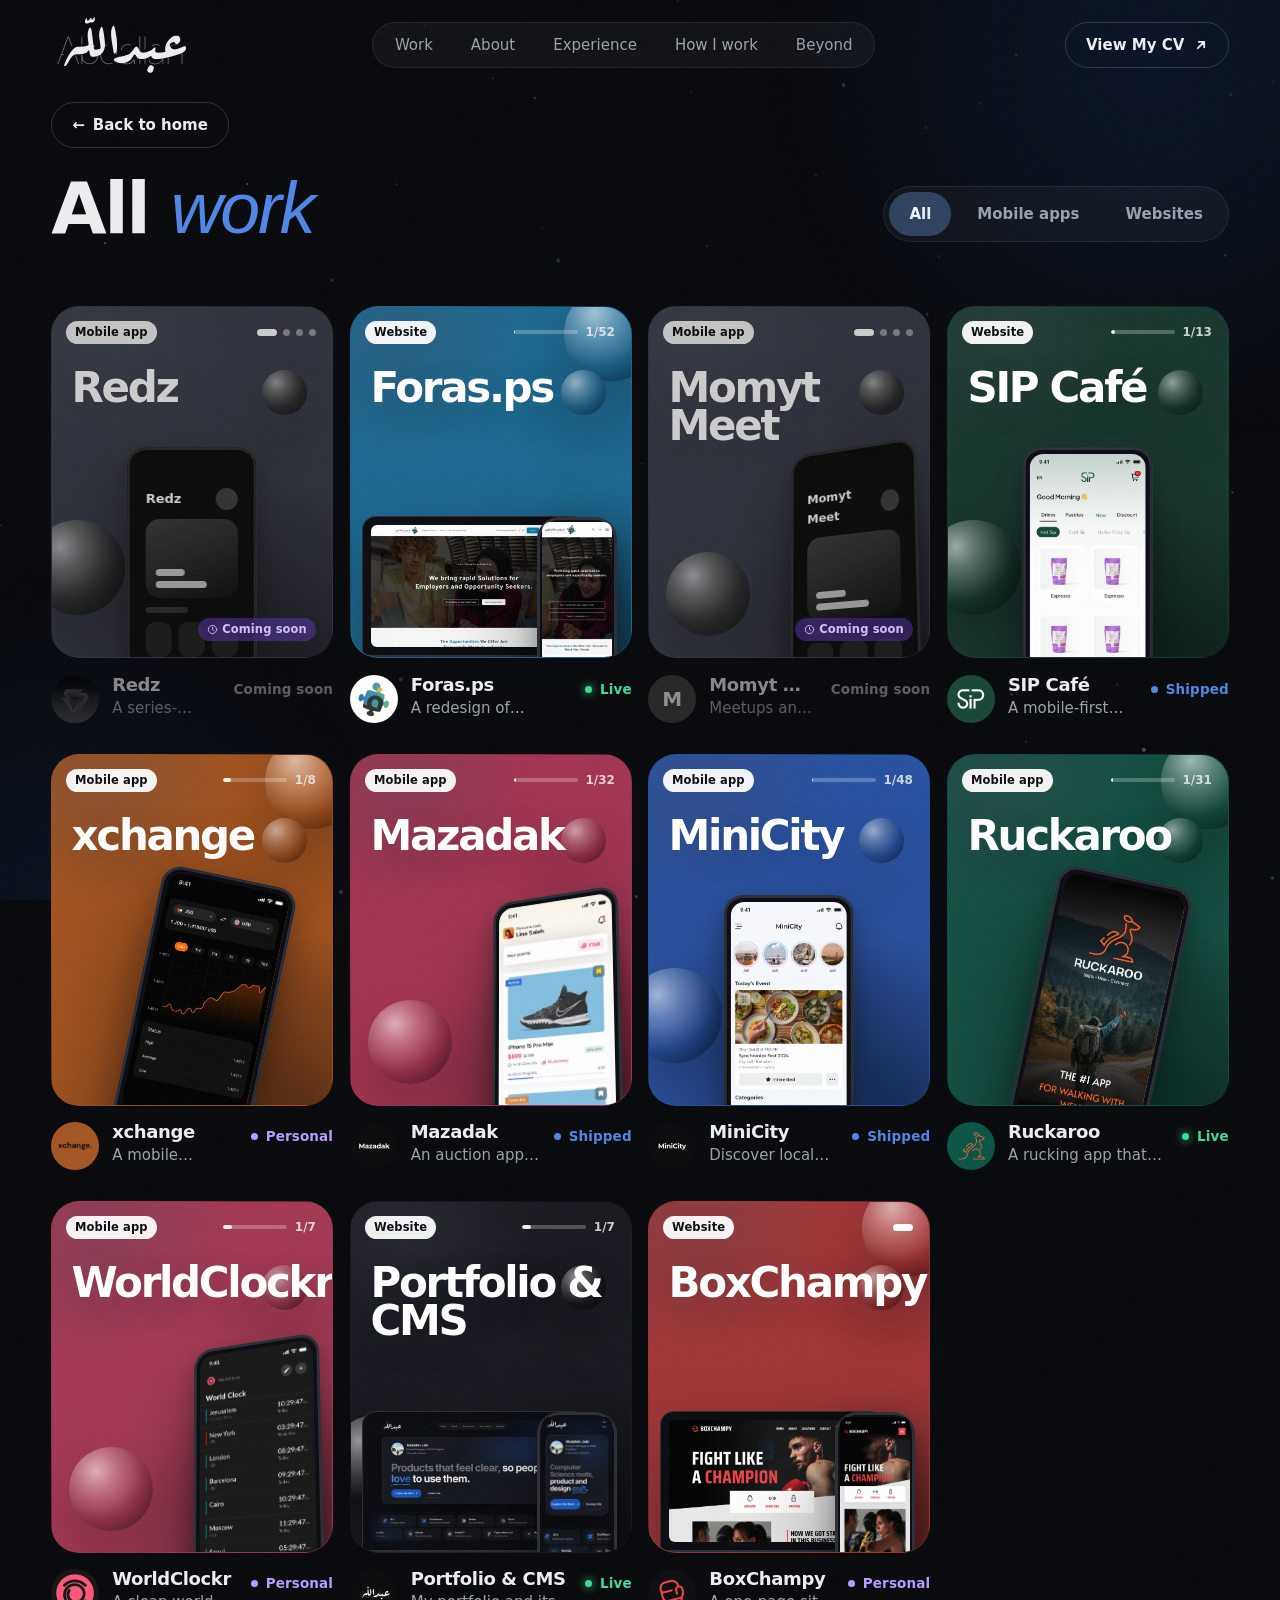
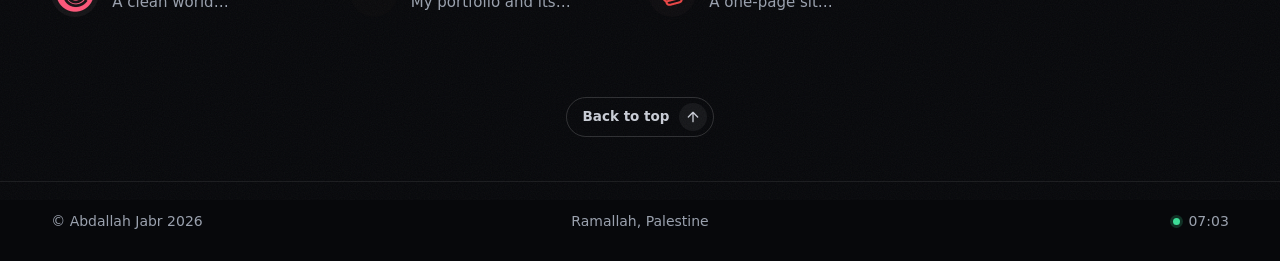
<file: work.html>
<!DOCTYPE html>
<html lang="en">
<head>
<script>try{if(!sessionStorage.getItem("intro-seen")&&!/[?&]preview\b/.test(location.search)&&!matchMedia("(prefers-reduced-motion: reduce)").matches){document.documentElement.classList.add("intro-pre","intro-on");setTimeout(function(){var h=document.documentElement;if(!document.querySelector(".intro")){h.classList.remove("intro-pre","intro-on")}},4000)}}catch(e){}</script>
<script>try{if(sessionStorage.getItem("pv"))document.documentElement.classList.add("pv-enter")}catch(e){}</script>
<meta charset="utf-8">
<meta http-equiv="Content-Security-Policy" content="default-src 'self'; script-src 'self' 'sha256-2RxOyrimKtpz8NTc6otqnslhVDbRM/it+s/S2cK5h0o=' 'sha256-jevmB4qS8fX1QfiXRL60r1YiwfHl2QRksfN3iqDk/dA=' 'sha256-1oNy6HyieyTVHmOH/fcIyyAEPQOOlY8JxHDR8w1dcWk='; style-src 'self' 'unsafe-inline' https://fonts.googleapis.com; font-src https://fonts.gstatic.com; img-src 'self' data: blob:; connect-src 'self'; base-uri 'self'; form-action 'self'; object-src 'none'">
<meta name="viewport" content="width=device-width, initial-scale=1">
<title>All work — Abdallah Jabr</title>
<meta name="description" content="Every app, website and case study by Abdallah Jabr — Product Manager, Product Owner and UI/UX Designer.">
<link rel="canonical" href="https://abdallahjabr.com/work.html">
<meta name="theme-color" content="#07080B">
<meta property="og:title" content="All work — Abdallah Jabr">
<meta property="og:type" content="website">
<meta property="og:image" content="https://abdallahjabr.com/assets/img/og.png">
<meta property="og:image:width" content="1200"><meta property="og:image:height" content="630">
<meta property="og:url" content="https://abdallahjabr.com/work.html">
<meta name="twitter:card" content="summary_large_image">
<meta name="twitter:image" content="https://abdallahjabr.com/assets/img/og.png">
<link rel="icon" href="assets/img/favicon.svg" type="image/svg+xml">
<link rel="preconnect" href="https://fonts.googleapis.com">
<link rel="preconnect" href="https://fonts.gstatic.com" crossorigin>
<link href="https://fonts.googleapis.com/css2?family=Manrope:wght@200..800&family=Alexandria:wght@400..600&family=Cairo:wght@700..900&family=Inter:ital,opsz,wght@0,14..32,100..900;1,14..32,100..900&family=Aref+Ruqaa:wght@700&display=swap" rel="stylesheet">
<link rel="stylesheet" href="assets/css/style.css?v=20261126113552">
<script>(function(){var t,on;try{t=localStorage.getItem('theme');on=localStorage.getItem('light-on')==='1'}catch(e){}if(t!=='light'&&t!=='dark'){t=matchMedia('(prefers-color-scheme: light)').matches?'light':'dark'}if(!on)t='dark';var d=document.documentElement;d.dataset.theme=t;d.classList.add('js');if(on)d.classList.add('light-on')})()</script>
</head>
<body>
<svg width="0" height="0" style="position:absolute" aria-hidden="true"><symbol id="sig" viewBox="0 0 430.5 201.0"><path fill="currentColor" fill-rule="evenodd" d="M302.7,170.6C302.4,170.7 301.9,170.9 301.5,171.1C301.0,171.3 300.6,171.6 300.2,172.0C299.8,172.3 299.4,172.7 299.0,173.1C298.6,173.5 298.2,173.9 297.8,174.3C297.5,174.7 297.2,175.2 297.0,175.6C296.7,176.0 296.4,176.4 296.2,176.8C296.0,177.2 295.8,177.7 295.6,178.1C295.4,178.5 295.1,178.9 294.8,179.3C294.6,179.7 294.4,180.2 294.2,180.6C294.0,181.0 293.8,181.4 293.6,181.8C293.4,182.2 293.2,182.7 293.1,183.1C292.9,183.5 292.8,183.9 292.6,184.3C292.4,184.7 292.1,185.2 292.0,185.6C291.8,186.0 291.8,186.4 291.7,186.8C291.6,187.2 291.6,187.7 291.6,188.1C291.6,188.5 291.7,188.9 291.8,189.3C291.9,189.7 292.0,190.2 292.2,190.6C292.4,191.0 292.8,191.4 293.1,191.8C293.4,192.2 293.6,192.7 294.0,193.1C294.3,193.5 294.8,193.8 295.2,194.1C295.6,194.4 296.0,194.7 296.5,195.0C296.9,195.2 297.3,195.6 297.7,195.8C298.1,196.0 298.5,196.1 299.0,196.2C299.4,196.3 299.8,196.5 300.2,196.6C300.6,196.7 301.0,196.7 301.5,196.7C301.9,196.7 302.3,196.8 302.7,196.8C303.1,196.9 303.5,197.0 304.0,197.0C304.4,196.9 304.8,196.7 305.2,196.6C305.6,196.4 306.0,196.2 306.5,196.0C306.9,195.7 307.3,195.4 307.7,195.1C308.1,194.8 308.6,194.5 309.0,194.1C309.4,193.7 309.8,193.2 310.1,192.8C310.4,192.4 310.6,192.0 310.8,191.6C311.1,191.2 311.2,190.7 311.5,190.3C311.7,189.9 311.9,189.5 312.1,189.1C312.2,188.7 312.3,188.2 312.5,187.8C312.6,187.4 312.7,187.0 312.8,186.6C313.0,186.2 313.3,185.7 313.5,185.3C313.6,184.9 313.7,184.5 313.8,184.1C313.9,183.7 314.0,183.2 314.1,182.8C314.2,182.4 314.3,182.0 314.3,181.6C314.4,181.2 314.4,180.7 314.5,180.3C314.5,179.9 314.5,179.5 314.6,179.1C314.6,178.7 314.7,178.2 314.7,177.8C314.7,177.4 314.5,177.0 314.3,176.6C314.1,176.2 313.8,175.7 313.5,175.3C313.1,175.0 312.6,174.6 312.2,174.3C311.8,174.0 311.4,173.7 311.0,173.5C310.5,173.2 310.1,172.8 309.7,172.6C309.3,172.3 308.9,172.2 308.5,172.0C308.0,171.7 307.6,171.5 307.2,171.3C306.8,171.2 306.4,171.2 306.0,171.1C305.5,171.0 305.1,170.9 304.7,170.8C304.3,170.7 303.8,170.6 303.5,170.6C303.1,170.5 303.0,170.5 302.7,170.6ZM390.1,68.3C389.7,68.4 389.2,68.5 388.8,68.6C388.4,68.6 388.0,68.6 387.6,68.7C387.2,68.8 386.7,68.9 386.3,69.0C385.9,69.1 385.5,69.2 385.1,69.3C384.7,69.5 384.2,69.6 383.8,69.8C383.4,70.0 383.0,70.3 382.6,70.5C382.2,70.6 381.7,70.8 381.3,71.0C380.9,71.1 380.5,71.3 380.1,71.5C379.7,71.6 379.2,71.8 378.8,72.1C378.4,72.3 378.0,72.6 377.6,73.0C377.2,73.3 376.7,73.6 376.3,74.0C375.9,74.3 375.5,74.6 375.1,75.0C374.7,75.3 374.2,75.5 373.8,75.8C373.4,76.1 373.0,76.5 372.6,76.8C372.2,77.2 371.7,77.7 371.3,78.1C370.9,78.5 370.5,78.9 370.1,79.3C369.7,79.7 369.2,80.2 368.8,80.6C368.4,81.0 367.9,81.4 367.6,81.8C367.2,82.2 367.0,82.7 366.7,83.1C366.4,83.5 366.1,83.9 365.7,84.3C365.4,84.7 364.9,85.2 364.6,85.6C364.3,86.0 364.1,86.4 363.8,86.8C363.6,87.2 363.3,87.7 363.0,88.1C362.6,88.5 362.2,88.9 361.8,89.3C361.5,89.7 361.2,90.2 361.0,90.6C360.7,91.0 360.5,91.4 360.3,91.8C360.1,92.2 359.9,92.7 359.7,93.1C359.5,93.5 359.3,93.9 359.1,94.3C358.9,94.7 358.7,95.2 358.5,95.6C358.2,96.0 358.0,96.4 357.8,96.8C357.6,97.2 357.4,97.7 357.2,98.1C357.0,98.5 356.9,98.9 356.7,99.3C356.6,99.7 356.5,100.2 356.3,100.6C356.2,101.0 356.1,101.4 356.0,101.8C355.8,102.2 355.7,102.7 355.6,103.1C355.5,103.5 355.3,103.9 355.2,104.3C355.1,104.7 354.9,105.2 354.8,105.6C354.7,106.0 354.8,106.4 354.7,106.8C354.6,107.2 354.5,107.7 354.5,108.1C354.4,108.5 354.4,108.9 354.3,109.3C354.3,109.7 354.2,110.2 354.2,110.6C354.2,111.0 354.1,111.4 354.1,111.8C354.0,112.2 354.0,112.7 354.0,113.1C353.9,113.5 353.8,113.9 353.8,114.3C353.8,114.7 353.9,115.2 354.0,115.6C354.0,116.0 354.0,116.4 354.1,116.8C354.1,117.2 354.1,117.7 354.2,118.1C354.3,118.5 354.4,118.9 354.5,119.3C354.5,119.7 354.6,120.2 354.7,120.6C354.8,121.0 354.9,121.4 355.0,121.8C355.0,122.2 355.0,122.7 354.8,123.1C354.6,123.5 354.2,123.9 353.8,124.1C353.5,124.3 353.0,124.3 352.6,124.5C352.2,124.6 351.7,124.8 351.3,125.0C350.9,125.1 350.5,125.1 350.1,125.2C349.7,125.3 349.2,125.3 348.8,125.3C348.4,125.4 348.0,125.5 347.6,125.6C347.2,125.7 346.7,125.7 346.3,125.8C345.9,125.9 345.5,126.0 345.1,126.1C344.7,126.1 344.2,126.2 343.8,126.2C343.4,126.2 343.0,126.3 342.6,126.3C342.2,126.4 341.7,126.4 341.3,126.5C340.9,126.5 340.5,126.5 340.1,126.6C339.7,126.6 339.2,126.7 338.8,126.7C338.4,126.7 338.0,126.8 337.6,126.8C337.2,126.9 336.7,126.8 336.3,126.8C335.9,126.8 335.5,126.8 335.1,126.8C334.7,126.9 334.2,126.9 333.8,127.0C333.4,127.0 333.0,127.1 332.6,127.1C332.2,127.1 331.7,127.1 331.3,127.1C330.9,127.1 330.5,127.1 330.1,127.1C329.7,127.1 329.2,127.1 328.8,127.1C328.4,127.1 328.0,127.0 327.6,127.0C327.2,126.9 326.7,126.9 326.3,126.8C325.9,126.8 325.5,126.8 325.1,126.7C324.7,126.6 324.2,126.6 323.8,126.5C323.4,126.3 323.0,126.2 322.6,126.0C322.2,125.7 321.7,125.3 321.3,125.0C320.9,124.6 320.4,124.1 320.1,123.7C319.8,123.3 319.7,122.9 319.6,122.5C319.5,122.0 319.5,121.6 319.5,121.2C319.4,120.8 319.5,120.4 319.5,120.0C319.5,119.5 319.4,119.1 319.5,118.7C319.5,118.3 319.5,117.9 319.6,117.5C319.6,117.0 319.7,116.6 319.8,116.2C319.9,115.8 320.0,115.4 320.1,115.0C320.2,114.5 320.3,114.1 320.3,113.7C320.4,113.3 320.4,112.9 320.5,112.5C320.5,112.0 320.5,111.6 320.5,111.2C320.4,110.8 320.3,110.3 320.1,110.0C319.8,109.6 319.4,109.1 319.0,109.0C318.6,108.8 318.1,109.0 317.7,109.1C317.3,109.2 316.9,109.3 316.5,109.5C316.0,109.6 315.6,109.9 315.2,110.2C314.8,110.5 314.4,111.0 314.0,111.3C313.5,111.7 313.1,112.0 312.7,112.3C312.3,112.7 311.9,113.2 311.5,113.6C311.0,114.0 310.6,114.4 310.2,114.7C309.8,115.1 309.4,115.4 309.0,115.7C308.5,116.0 308.1,116.4 307.7,116.7C307.3,117.0 306.9,117.4 306.5,117.7C306.0,118.0 305.6,118.4 305.2,118.7C304.8,119.0 304.4,119.3 304.0,119.6C303.5,119.8 303.1,120.0 302.7,120.2C302.3,120.4 301.9,120.5 301.5,120.7C301.0,120.9 300.6,121.0 300.2,121.2C299.8,121.4 299.4,121.5 299.0,121.7C298.5,121.9 298.1,122.1 297.7,122.3C297.3,122.5 296.9,122.8 296.5,123.0C296.0,123.1 295.6,123.2 295.2,123.3C294.8,123.5 294.4,123.6 294.0,123.7C293.5,123.9 293.1,124.1 292.7,124.2C292.3,124.4 291.9,124.4 291.5,124.6C291.0,124.7 290.6,125.0 290.2,125.1C289.8,125.2 289.4,125.2 289.0,125.3C288.5,125.4 288.1,125.5 287.7,125.6C287.3,125.7 286.9,125.9 286.5,126.0C286.0,126.1 285.6,126.1 285.2,126.2C284.8,126.3 284.4,126.3 284.0,126.3C283.5,126.4 283.1,126.5 282.7,126.6C282.3,126.6 281.9,126.7 281.5,126.7C281.0,126.7 280.6,126.8 280.2,126.8C279.8,126.9 279.4,126.9 279.0,127.0C278.5,127.0 278.1,127.1 277.7,127.1C277.3,127.1 276.9,127.0 276.5,127.0C276.0,126.9 275.6,126.9 275.2,126.8C274.8,126.8 274.4,126.7 274.0,126.6C273.5,126.5 273.1,126.3 272.7,126.2C272.3,126.1 271.9,126.0 271.5,125.8C271.0,125.7 270.6,125.4 270.2,125.2C269.8,125.0 269.4,124.8 269.0,124.5C268.5,124.1 268.1,123.6 267.7,123.2C267.3,122.8 266.8,122.4 266.5,122.0C266.1,121.5 265.7,121.1 265.5,120.7C265.2,120.3 265.0,119.9 264.8,119.5C264.6,119.0 264.4,118.6 264.2,118.2C264.0,117.8 263.8,117.4 263.6,117.0C263.4,116.5 263.2,116.1 263.0,115.7C262.7,115.3 262.5,114.9 262.3,114.5C262.1,114.0 261.9,113.6 261.7,113.2C261.5,112.8 261.3,112.4 261.1,112.0C260.9,111.5 260.7,111.1 260.5,110.7C260.2,110.3 259.9,109.9 259.6,109.5C259.2,109.0 258.9,108.6 258.5,108.2C258.1,107.9 257.6,107.6 257.2,107.3C256.8,107.1 256.4,107.0 256.0,106.8C255.5,106.7 255.1,106.6 254.7,106.6C254.3,106.6 253.9,106.7 253.5,106.8C253.0,106.9 252.6,107.0 252.2,107.2C251.8,107.4 251.4,107.6 251.0,107.8C250.5,108.1 250.1,108.4 249.7,108.7C249.3,109.1 248.9,109.5 248.5,110.0C248.0,110.4 247.6,110.8 247.2,111.2C246.9,111.6 246.6,112.0 246.3,112.5C246.0,112.9 245.7,113.3 245.3,113.7C245.0,114.1 244.6,114.5 244.3,115.0C244.0,115.4 243.9,115.8 243.6,116.2C243.3,116.6 242.9,117.0 242.6,117.5C242.3,117.9 242.0,118.3 241.7,118.7C241.4,119.1 241.1,119.5 240.8,120.0C240.5,120.4 240.2,120.8 239.8,121.2C239.5,121.6 239.2,122.0 238.8,122.5C238.5,122.9 238.1,123.3 237.7,123.7C237.4,124.1 237.1,124.5 236.7,125.0C236.4,125.4 236.0,125.8 235.6,126.2C235.2,126.6 234.7,127.0 234.3,127.5C233.9,127.9 233.5,128.3 233.1,128.7C232.7,129.1 232.2,129.4 231.8,129.7C231.4,130.0 231.0,130.3 230.6,130.6C230.2,130.9 229.7,131.2 229.3,131.5C228.9,131.7 228.5,132.1 228.1,132.3C227.7,132.6 227.2,132.8 226.8,133.1C226.4,133.3 226.0,133.6 225.6,133.8C225.2,134.0 224.7,134.2 224.3,134.3C223.9,134.5 223.5,134.6 223.1,134.7C222.7,134.9 222.2,135.1 221.8,135.2C221.4,135.3 221.0,135.3 220.6,135.5C220.2,135.6 219.7,135.8 219.3,136.0C218.9,136.1 218.5,136.2 218.1,136.3C217.7,136.5 217.2,136.6 216.8,136.7C216.4,136.8 216.0,137.0 215.6,137.1C215.2,137.2 214.7,137.4 214.3,137.5C213.9,137.6 213.5,137.6 213.1,137.7C212.7,137.8 212.2,138.1 211.8,138.2C211.4,138.3 211.0,138.4 210.6,138.5C210.2,138.5 209.7,138.6 209.3,138.7C208.9,138.8 208.5,138.9 208.1,139.0C207.7,139.1 207.2,139.2 206.8,139.3C206.4,139.4 206.0,139.5 205.6,139.6C205.2,139.7 204.7,139.9 204.3,140.0C203.9,140.1 203.5,140.1 203.1,140.2C202.7,140.3 202.2,140.3 201.8,140.3C201.4,140.4 201.0,140.5 200.6,140.6C200.2,140.7 199.7,140.9 199.3,141.0C198.9,141.1 198.5,141.1 198.1,141.2C197.7,141.3 197.2,141.3 196.8,141.3C196.4,141.4 196.0,141.5 195.6,141.6C195.2,141.7 194.7,141.9 194.3,142.0C193.9,142.1 193.5,142.1 193.1,142.2C192.7,142.3 192.2,142.5 191.8,142.6C191.4,142.7 191.0,142.7 190.6,142.8C190.2,142.9 189.7,143.1 189.3,143.2C188.9,143.3 188.5,143.4 188.1,143.5C187.7,143.6 187.2,143.7 186.8,143.8C186.4,144.0 186.0,144.2 185.6,144.3C185.2,144.5 184.7,144.6 184.3,144.7C183.9,144.9 183.5,145.0 183.1,145.2C182.7,145.4 182.2,145.6 181.8,145.8C181.4,146.0 181.0,146.2 180.6,146.5C180.2,146.7 179.7,146.9 179.3,147.2C178.9,147.5 178.5,147.8 178.1,148.2C177.7,148.6 177.2,149.0 177.0,149.5C176.7,149.9 176.6,150.3 176.5,150.7C176.3,151.1 176.1,151.5 176.1,152.0C176.1,152.4 176.2,152.8 176.3,153.2C176.5,153.6 176.8,154.0 177.1,154.5C177.4,154.9 177.8,155.3 178.2,155.7C178.6,156.1 179.0,156.4 179.5,156.7C179.9,157.0 180.3,157.2 180.7,157.5C181.1,157.7 181.5,157.9 182.0,158.1C182.4,158.3 182.8,158.5 183.2,158.7C183.6,158.9 184.0,159.1 184.5,159.3C184.9,159.5 185.3,159.8 185.7,160.0C186.1,160.1 186.5,160.3 187.0,160.5C187.4,160.6 187.8,160.7 188.2,160.8C188.6,161.0 189.0,161.2 189.5,161.3C189.9,161.5 190.3,161.6 190.7,161.7C191.1,161.8 191.5,162.0 192.0,162.1C192.4,162.2 192.8,162.3 193.2,162.5C193.6,162.6 194.0,162.7 194.5,162.8C194.9,162.9 195.3,163.0 195.7,163.1C196.1,163.1 196.5,163.2 197.0,163.2C197.4,163.2 197.8,163.3 198.2,163.3C198.6,163.4 199.0,163.5 199.5,163.6C199.9,163.6 200.3,163.7 200.7,163.7C201.1,163.7 201.5,163.7 202.0,163.7C202.4,163.7 202.8,163.7 203.2,163.7C203.6,163.7 204.0,163.5 204.5,163.5C204.9,163.4 205.3,163.5 205.7,163.5C206.1,163.4 206.5,163.4 207.0,163.3C207.4,163.3 207.8,163.2 208.2,163.2C208.6,163.2 209.0,163.2 209.5,163.2C209.9,163.2 210.3,163.1 210.7,163.1C211.1,163.0 211.5,163.0 212.0,163.0C212.4,162.9 212.8,162.7 213.2,162.6C213.6,162.5 214.0,162.3 214.5,162.2C214.9,162.1 215.3,162.0 215.7,161.8C216.1,161.7 216.5,161.6 217.0,161.5C217.4,161.3 217.8,161.2 218.2,161.1C218.6,161.0 219.0,161.0 219.5,160.8C219.9,160.7 220.3,160.4 220.7,160.2C221.1,160.0 221.5,159.8 222.0,159.6C222.4,159.4 222.8,159.2 223.2,159.0C223.6,158.7 224.0,158.5 224.5,158.3C224.9,158.1 225.3,157.9 225.7,157.7C226.1,157.5 226.5,157.3 227.0,157.1C227.4,156.8 227.8,156.5 228.2,156.2C228.6,155.9 229.0,155.5 229.5,155.2C229.9,154.9 230.3,154.6 230.7,154.2C231.1,153.9 231.5,153.5 232.0,153.1C232.4,152.7 232.8,152.3 233.2,152.0C233.6,151.6 234.1,151.2 234.5,150.8C234.9,150.4 235.2,150.0 235.6,149.6C236.0,149.2 236.4,148.7 236.7,148.3C237.0,147.9 237.3,147.5 237.6,147.1C237.9,146.7 238.1,146.2 238.3,145.8C238.6,145.4 238.9,145.0 239.2,144.6C239.5,144.2 239.7,143.7 240.0,143.3C240.2,142.9 240.5,142.5 240.8,142.1C241.1,141.7 241.4,141.2 241.7,140.8C242.0,140.4 242.2,140.0 242.5,139.6C242.7,139.2 243.2,138.7 243.5,138.3C243.7,137.9 243.8,137.5 244.1,137.1C244.4,136.7 244.8,136.2 245.2,135.8C245.6,135.4 246.0,134.9 246.5,134.6C246.9,134.2 247.3,133.9 247.7,133.7C248.1,133.5 248.5,133.5 249.0,133.6C249.4,133.6 249.8,133.8 250.2,134.1C250.6,134.4 251.0,134.9 251.3,135.3C251.7,135.7 251.9,136.2 252.2,136.6C252.5,137.0 252.8,137.4 253.1,137.8C253.4,138.2 253.6,138.7 253.8,139.1C254.1,139.5 254.3,139.9 254.6,140.3C254.9,140.7 255.1,141.2 255.5,141.6C255.8,142.0 256.1,142.4 256.5,142.8C256.8,143.2 257.2,143.7 257.6,144.1C258.0,144.5 258.3,145.0 258.7,145.3C259.1,145.7 259.5,146.0 260.0,146.3C260.4,146.6 260.8,147.0 261.2,147.2C261.6,147.4 262.0,147.5 262.5,147.7C262.9,147.9 263.3,148.1 263.7,148.2C264.1,148.4 264.5,148.5 265.0,148.6C265.4,148.7 265.8,148.7 266.2,148.8C266.6,148.9 267.0,149.0 267.5,149.1C267.9,149.1 268.3,149.2 268.7,149.2C269.1,149.2 269.5,149.2 270.0,149.2C270.4,149.2 270.8,149.3 271.2,149.3C271.6,149.4 272.0,149.4 272.5,149.3C272.9,149.3 273.3,149.2 273.7,149.2C274.1,149.2 274.5,149.2 275.0,149.2C275.4,149.2 275.8,149.1 276.2,149.1C276.6,149.0 277.0,149.0 277.5,149.0C277.9,148.9 278.3,148.9 278.7,148.8C279.1,148.8 279.5,148.8 280.0,148.7C280.4,148.6 280.8,148.5 281.2,148.5C281.6,148.4 282.0,148.4 282.5,148.3C282.9,148.3 283.3,148.2 283.7,148.1C284.1,148.0 284.5,147.8 285.0,147.7C285.4,147.6 285.8,147.5 286.2,147.5C286.6,147.4 287.0,147.3 287.5,147.2C287.9,147.1 288.3,147.0 288.7,146.8C289.1,146.7 289.5,146.6 290.0,146.5C290.4,146.3 290.8,146.1 291.2,146.0C291.6,145.8 292.0,145.5 292.5,145.3C292.9,145.1 293.3,144.9 293.7,144.7C294.1,144.5 294.5,144.3 295.0,144.1C295.4,143.9 295.8,143.7 296.2,143.6C296.6,143.4 297.0,143.3 297.5,143.1C297.9,142.9 298.3,142.7 298.7,142.5C299.1,142.2 299.5,141.9 300.0,141.6C300.4,141.3 300.8,140.9 301.2,140.6C301.6,140.2 302.0,139.9 302.5,139.6C302.9,139.3 303.3,139.0 303.7,138.8C304.1,138.7 304.6,138.5 305.0,138.6C305.3,138.7 305.7,139.2 306.0,139.6C306.2,140.0 306.4,140.4 306.6,140.8C306.7,141.2 306.8,141.7 307.0,142.1C307.1,142.5 307.4,142.9 307.7,143.3C308.0,143.7 308.4,144.2 308.8,144.6C309.2,145.0 309.7,145.5 310.1,145.8C310.5,146.2 310.9,146.5 311.3,146.7C311.7,147.0 312.2,147.1 312.6,147.3C313.0,147.5 313.4,147.8 313.8,148.0C314.2,148.1 314.7,148.2 315.1,148.3C315.5,148.5 315.9,148.6 316.3,148.7C316.7,148.8 317.2,148.8 317.6,148.8C318.0,148.9 318.4,149.0 318.8,149.1C319.2,149.1 319.7,149.2 320.1,149.2C320.5,149.2 320.9,149.3 321.3,149.3C321.7,149.4 322.2,149.4 322.6,149.5C323.0,149.5 323.4,149.5 323.8,149.5C324.2,149.4 324.7,149.4 325.1,149.3C325.5,149.3 325.9,149.4 326.3,149.3C326.7,149.3 327.2,149.2 327.6,149.2C328.0,149.2 328.4,149.2 328.8,149.2C329.2,149.2 329.7,149.1 330.1,149.1C330.5,149.1 330.9,149.1 331.3,149.1C331.7,149.1 332.2,149.0 332.6,149.0C333.0,148.9 333.4,148.9 333.8,148.8C334.2,148.8 334.7,148.6 335.1,148.6C335.5,148.5 335.9,148.5 336.3,148.5C336.7,148.4 337.2,148.4 337.6,148.3C338.0,148.3 338.4,148.2 338.8,148.2C339.2,148.2 339.7,148.1 340.1,148.1C340.5,148.0 340.9,148.0 341.3,148.0C341.7,147.9 342.2,147.8 342.6,147.7C343.0,147.6 343.4,147.5 343.8,147.5C344.2,147.4 344.7,147.3 345.1,147.2C345.5,147.1 345.9,147.1 346.3,147.1C346.7,147.0 347.2,146.9 347.6,146.8C348.0,146.7 348.4,146.6 348.8,146.5C349.2,146.4 349.7,146.3 350.1,146.2C350.5,146.1 350.9,146.1 351.3,146.1C351.7,146.0 352.2,145.9 352.6,145.8C353.0,145.7 353.4,145.7 353.8,145.6C354.2,145.5 354.7,145.4 355.1,145.3C355.5,145.2 355.9,145.2 356.3,145.1C356.7,145.0 357.2,144.9 357.6,144.8C358.0,144.7 358.4,144.6 358.8,144.5C359.2,144.4 359.7,144.3 360.1,144.2C360.5,144.1 360.9,144.1 361.3,144.0C361.7,143.9 362.2,143.7 362.6,143.6C363.0,143.5 363.4,143.4 363.8,143.3C364.2,143.2 364.7,143.2 365.1,143.1C365.5,143.0 365.9,142.9 366.3,142.8C366.7,142.7 367.2,142.6 367.6,142.5C368.0,142.3 368.4,142.2 368.8,142.1C369.2,142.0 369.7,142.1 370.1,142.0C370.5,141.9 370.9,141.6 371.3,141.5C371.7,141.3 372.2,141.3 372.6,141.2C373.0,141.1 373.4,141.0 373.8,140.8C374.2,140.7 374.7,140.6 375.1,140.5C375.5,140.4 375.9,140.3 376.3,140.2C376.7,140.1 377.2,140.0 377.6,139.8C378.0,139.7 378.4,139.6 378.8,139.5C379.2,139.4 379.7,139.3 380.1,139.2C380.5,139.1 380.9,139.0 381.3,138.8C381.7,138.7 382.2,138.6 382.6,138.5C383.0,138.3 383.4,138.2 383.8,138.1C384.2,138.0 384.7,138.0 385.1,137.8C385.5,137.7 385.9,137.5 386.3,137.3C386.7,137.2 387.2,137.2 387.6,137.1C388.0,137.0 388.4,136.8 388.8,136.7C389.2,136.6 389.7,136.5 390.1,136.3C390.5,136.2 390.9,136.1 391.3,136.0C391.7,135.8 392.2,135.6 392.6,135.5C393.0,135.3 393.4,135.2 393.8,135.1C394.2,135.0 394.7,134.8 395.1,134.7C395.5,134.6 395.9,134.5 396.3,134.3C396.7,134.2 397.2,134.0 397.6,133.8C398.0,133.7 398.4,133.6 398.8,133.5C399.2,133.3 399.7,133.2 400.1,133.1C400.5,132.9 400.9,132.6 401.3,132.5C401.7,132.3 402.2,132.2 402.6,132.1C403.0,132.0 403.4,131.8 403.8,131.7C404.2,131.6 404.7,131.5 405.1,131.3C405.5,131.2 405.9,131.0 406.3,130.8C406.7,130.7 407.2,130.5 407.6,130.3C408.0,130.1 408.4,129.9 408.8,129.7C409.2,129.5 409.7,129.3 410.1,129.1C410.5,128.9 410.9,128.7 411.3,128.5C411.7,128.2 412.2,128.0 412.6,127.8C413.0,127.6 413.4,127.4 413.8,127.2C414.2,127.0 414.7,126.8 415.1,126.6C415.5,126.4 415.9,126.2 416.3,126.0C416.7,125.7 417.2,125.4 417.6,125.1C418.0,124.8 418.4,124.4 418.8,124.1C419.2,123.7 419.7,123.4 420.1,123.0C420.5,122.6 420.9,122.1 421.3,121.7C421.7,121.3 422.2,120.9 422.6,120.5C422.9,120.0 423.2,119.6 423.5,119.2C423.7,118.8 423.9,118.4 424.1,118.0C424.3,117.5 424.5,117.1 424.7,116.7C424.9,116.3 425.1,115.9 425.3,115.5C425.5,115.0 425.8,114.6 426.0,114.2C426.1,113.8 426.1,113.4 426.2,113.0C426.3,112.5 426.3,112.1 426.3,111.7C426.4,111.3 426.4,110.9 426.5,110.5C426.5,110.0 426.5,109.6 426.5,109.2C426.4,108.8 426.2,108.4 426.1,108.0C426.0,107.5 425.9,107.1 425.7,106.7C425.5,106.3 425.2,105.8 424.8,105.5C424.5,105.1 424.0,105.0 423.6,104.8C423.2,104.7 422.7,104.6 422.3,104.6C421.9,104.6 421.5,104.6 421.1,104.7C420.7,104.8 420.2,105.1 419.8,105.2C419.4,105.4 419.0,105.4 418.6,105.6C418.2,105.7 417.7,105.9 417.3,106.1C416.9,106.2 416.5,106.4 416.1,106.6C415.7,106.8 415.2,107.1 414.8,107.2C414.4,107.4 414.0,107.3 413.6,107.5C413.2,107.6 412.7,107.9 412.3,108.1C411.9,108.3 411.5,108.4 411.1,108.6C410.7,108.8 410.2,109.1 409.8,109.2C409.4,109.4 409.0,109.3 408.6,109.5C408.2,109.6 407.7,109.9 407.3,110.1C406.9,110.3 406.5,110.4 406.1,110.6C405.7,110.8 405.2,111.1 404.8,111.2C404.4,111.4 404.0,111.3 403.6,111.5C403.2,111.6 402.7,111.9 402.3,112.1C401.9,112.2 401.5,112.3 401.1,112.5C400.7,112.6 400.2,112.7 399.8,112.8C399.4,113.0 399.0,113.2 398.6,113.3C398.2,113.5 397.7,113.6 397.3,113.7C396.9,113.8 396.5,114.0 396.1,114.1C395.7,114.2 395.2,114.4 394.8,114.5C394.4,114.6 394.0,114.6 393.6,114.7C393.2,114.8 392.7,115.0 392.3,115.1C391.9,115.2 391.5,115.3 391.1,115.3C390.7,115.4 390.2,115.4 389.8,115.5C389.4,115.5 389.0,115.5 388.6,115.6C388.2,115.6 387.7,115.7 387.3,115.7C386.9,115.7 386.5,115.7 386.1,115.7C385.7,115.7 385.2,115.6 384.8,115.6C384.4,115.5 384.0,115.4 383.6,115.3C383.2,115.2 382.7,115.1 382.3,115.0C381.9,114.8 381.5,114.7 381.1,114.6C380.7,114.4 380.2,114.3 379.8,114.1C379.4,113.9 379.0,113.6 378.6,113.3C378.2,113.1 377.7,112.9 377.3,112.6C376.9,112.3 376.5,112.0 376.1,111.6C375.7,111.2 375.2,110.7 374.8,110.3C374.4,109.9 374.0,109.5 373.6,109.1C373.2,108.7 372.9,108.2 372.6,107.8C372.3,107.4 372.1,107.0 371.8,106.6C371.6,106.2 371.3,105.7 371.1,105.3C370.9,104.9 370.7,104.5 370.6,104.1C370.4,103.7 370.2,103.2 370.1,102.8C370.0,102.4 369.9,102.0 369.8,101.6C369.8,101.2 369.8,100.7 369.8,100.3C369.9,99.9 369.9,99.5 370.0,99.1C370.0,98.7 370.2,98.2 370.3,97.8C370.5,97.4 370.7,97.0 371.0,96.6C371.2,96.2 371.6,95.7 372.0,95.3C372.3,95.0 372.8,94.6 373.2,94.3C373.6,94.0 374.0,93.8 374.5,93.6C374.9,93.3 375.3,93.1 375.7,92.8C376.1,92.6 376.5,92.4 377.0,92.2C377.4,92.0 377.8,91.9 378.2,91.7C378.6,91.6 379.0,91.5 379.5,91.3C379.9,91.2 380.3,91.1 380.7,91.0C381.1,90.8 381.5,90.7 382.0,90.6C382.4,90.5 382.8,90.5 383.2,90.5C383.6,90.4 384.0,90.4 384.5,90.5C384.9,90.5 385.3,90.6 385.7,90.8C386.1,91.0 386.6,91.2 387.0,91.6C387.4,91.9 387.7,92.4 388.1,92.8C388.4,93.2 388.8,93.7 389.1,94.1C389.4,94.5 389.5,94.9 389.8,95.3C390.1,95.7 390.6,96.1 391.0,96.5C391.4,96.8 391.8,97.1 392.2,97.2C392.6,97.4 393.0,97.4 393.5,97.3C393.9,97.3 394.3,97.2 394.7,97.1C395.1,97.0 395.5,96.9 396.0,96.7C396.4,96.5 396.8,96.3 397.2,96.1C397.6,95.9 398.0,95.6 398.5,95.3C398.9,95.1 399.3,95.0 399.7,94.7C400.1,94.4 400.5,94.1 401.0,93.7C401.4,93.3 401.8,92.9 402.2,92.5C402.6,92.0 402.9,91.6 403.2,91.2C403.5,90.8 403.8,90.4 404.1,90.0C404.3,89.5 404.5,89.1 404.7,88.7C404.9,88.3 405.2,87.9 405.3,87.5C405.5,87.0 405.5,86.6 405.6,86.2C405.7,85.8 405.9,85.4 406.0,85.0C406.1,84.5 406.2,84.1 406.2,83.7C406.2,83.3 406.2,82.9 406.2,82.5C406.2,82.0 406.2,81.6 406.2,81.2C406.2,80.8 406.2,80.4 406.2,80.0C406.2,79.5 406.0,79.1 406.0,78.7C405.9,78.3 405.8,77.9 405.7,77.5C405.6,77.0 405.6,76.6 405.5,76.2C405.4,75.8 405.3,75.4 405.1,75.0C404.9,74.5 404.6,74.1 404.3,73.7C404.0,73.3 403.7,72.9 403.3,72.5C403.0,72.1 402.6,71.7 402.2,71.3C401.8,71.0 401.4,70.7 401.0,70.5C400.5,70.2 400.1,69.9 399.7,69.7C399.3,69.5 398.9,69.4 398.5,69.2C398.0,69.1 397.6,68.9 397.2,68.8C396.8,68.7 396.4,68.7 396.0,68.6C395.5,68.5 395.1,68.4 394.7,68.3C394.3,68.3 393.9,68.3 393.5,68.3C393.0,68.3 392.6,68.3 392.2,68.3C391.8,68.3 391.3,68.3 391.0,68.3C390.6,68.3 390.4,68.3 390.1,68.3ZM134.1,37.6C133.7,37.6 133.2,38.0 132.8,38.3C132.4,38.6 132.0,39.1 131.7,39.5C131.4,39.9 131.1,40.3 130.8,40.7C130.6,41.1 130.4,41.5 130.2,42.0C130.0,42.4 129.8,42.8 129.6,43.2C129.4,43.6 129.1,44.0 129.0,44.5C128.8,44.9 128.6,45.3 128.5,45.7C128.3,46.1 128.2,46.5 128.1,47.0C128.0,47.4 127.8,47.8 127.7,48.2C127.6,48.6 127.4,49.0 127.3,49.5C127.2,49.9 127.2,50.3 127.1,50.7C127.0,51.1 126.8,51.5 126.7,52.0C126.6,52.4 126.5,52.8 126.3,53.2C126.2,53.6 126.0,54.0 126.0,54.5C125.9,54.9 125.9,55.3 125.8,55.7C125.8,56.1 125.7,56.5 125.7,57.0C125.7,57.4 125.6,57.8 125.6,58.2C125.5,58.6 125.5,59.0 125.5,59.5C125.4,59.9 125.4,60.3 125.3,60.7C125.3,61.1 125.4,61.5 125.3,62.0C125.3,62.4 125.2,62.8 125.2,63.2C125.2,63.6 125.1,64.0 125.1,64.5C125.1,64.9 125.1,65.3 125.1,65.7C125.1,66.1 125.1,66.5 125.1,67.0C125.1,67.4 125.1,67.8 125.1,68.2C125.1,68.6 125.2,69.0 125.2,69.5C125.2,69.9 125.3,70.3 125.3,70.7C125.4,71.1 125.5,71.5 125.6,72.0C125.6,72.4 125.6,72.8 125.6,73.2C125.6,73.6 125.7,74.0 125.7,74.5C125.7,74.9 125.8,75.3 125.8,75.7C125.9,76.1 125.9,76.5 126.0,77.0C126.0,77.4 126.1,77.8 126.2,78.2C126.3,78.6 126.4,79.0 126.5,79.5C126.5,79.9 126.5,80.3 126.6,80.7C126.6,81.1 126.7,81.5 126.7,82.0C126.7,82.4 126.8,82.8 126.8,83.2C126.9,83.6 126.9,84.0 127.0,84.5C127.0,84.9 127.0,85.3 127.1,85.7C127.1,86.1 127.2,86.5 127.3,87.0C127.4,87.4 127.5,87.8 127.6,88.2C127.6,88.6 127.6,89.0 127.7,89.5C127.8,89.9 127.9,90.3 128.0,90.7C128.0,91.1 128.0,91.5 128.1,92.0C128.1,92.4 128.1,92.8 128.2,93.2C128.3,93.6 128.4,94.0 128.5,94.5C128.5,94.9 128.6,95.3 128.7,95.7C128.8,96.1 128.8,96.5 128.8,97.0C128.9,97.4 128.9,97.8 129.0,98.2C129.0,98.6 129.0,99.0 129.1,99.5C129.1,99.9 129.2,100.3 129.3,100.7C129.4,101.1 129.5,101.5 129.6,102.0C129.6,102.4 129.6,102.8 129.6,103.2C129.6,103.6 129.7,104.0 129.7,104.5C129.7,104.9 129.8,105.3 129.8,105.7C129.9,106.1 129.9,106.5 130.0,107.0C130.0,107.4 130.1,107.8 130.1,108.2C130.1,108.6 130.1,109.0 130.1,109.5C130.1,109.9 130.0,110.3 130.0,110.7C129.9,111.1 129.8,111.5 129.6,112.0C129.4,112.4 129.1,112.9 128.7,113.2C128.4,113.5 127.9,113.7 127.5,114.0C127.0,114.2 126.6,114.4 126.2,114.6C125.8,114.8 125.4,115.0 125.0,115.1C124.5,115.2 124.1,115.2 123.7,115.3C123.3,115.4 122.9,115.5 122.5,115.6C122.0,115.7 121.6,115.9 121.2,116.0C120.8,116.1 120.4,116.1 120.0,116.2C119.5,116.3 119.1,116.3 118.7,116.3C118.3,116.4 117.9,116.4 117.5,116.5C117.0,116.5 116.6,116.6 116.2,116.6C115.8,116.6 115.4,116.5 115.0,116.6C114.5,116.6 114.1,116.8 113.7,116.8C113.3,116.9 112.9,116.8 112.5,116.8C112.0,116.8 111.6,116.9 111.2,116.8C110.8,116.8 110.4,116.7 110.0,116.5C109.6,116.2 109.1,115.9 108.8,115.6C108.5,115.2 108.3,114.7 108.1,114.3C107.9,113.9 107.7,113.5 107.6,113.1C107.5,112.7 107.4,112.2 107.3,111.8C107.2,111.4 107.2,111.0 107.1,110.6C107.0,110.2 106.9,109.7 106.8,109.3C106.8,108.9 106.7,108.5 106.7,108.1C106.7,107.7 106.6,107.2 106.6,106.8C106.5,106.4 106.5,106.0 106.5,105.6C106.4,105.2 106.2,104.7 106.1,104.3C106.0,103.9 106.0,103.5 106.0,103.1C105.9,102.7 105.9,102.2 105.8,101.8C105.8,101.4 105.8,101.0 105.7,100.6C105.6,100.2 105.5,99.7 105.5,99.3C105.4,98.9 105.4,98.5 105.3,98.1C105.3,97.7 105.2,97.2 105.1,96.8C105.0,96.4 104.9,96.0 104.8,95.6C104.8,95.2 104.7,94.7 104.7,94.3C104.7,93.9 104.6,93.5 104.6,93.1C104.5,92.7 104.5,92.2 104.5,91.8C104.4,91.4 104.3,91.0 104.2,90.6C104.1,90.2 104.0,89.7 104.0,89.3C103.9,88.9 104.0,88.5 104.0,88.1C103.9,87.7 103.8,87.2 103.7,86.8C103.6,86.4 103.6,86.0 103.6,85.6C103.5,85.2 103.4,84.7 103.3,84.3C103.3,83.9 103.3,83.5 103.2,83.1C103.1,82.7 103.0,82.2 103.0,81.8C102.9,81.4 102.9,81.0 102.8,80.6C102.8,80.2 102.7,79.7 102.7,79.3C102.7,78.9 102.6,78.5 102.6,78.1C102.5,77.7 102.5,77.2 102.5,76.8C102.4,76.4 102.3,76.0 102.2,75.6C102.1,75.2 102.0,74.7 102.0,74.3C101.9,73.9 102.0,73.5 102.0,73.1C101.9,72.7 101.8,72.2 101.7,71.8C101.6,71.4 101.6,71.0 101.6,70.6C101.5,70.2 101.5,69.7 101.5,69.3C101.4,68.9 101.4,68.5 101.3,68.1C101.3,67.7 101.1,67.2 101.1,66.8C101.0,66.4 101.0,66.0 101.0,65.6C100.9,65.2 100.9,64.7 100.8,64.3C100.8,63.9 100.6,63.5 100.6,63.1C100.5,62.7 100.5,62.2 100.5,61.8C100.4,61.4 100.5,61.0 100.5,60.6C100.4,60.2 100.2,59.7 100.1,59.3C100.0,58.9 100.0,58.5 100.0,58.1C99.9,57.7 99.9,57.2 99.8,56.8C99.8,56.4 99.7,56.0 99.7,55.6C99.7,55.2 99.6,54.7 99.6,54.3C99.5,53.9 99.5,53.5 99.5,53.1C99.4,52.7 99.3,52.2 99.2,51.8C99.1,51.4 99.0,51.0 99.0,50.6C98.9,50.2 98.8,49.7 98.7,49.3C98.6,48.9 98.6,48.5 98.5,48.1C98.4,47.7 98.2,47.2 98.1,46.8C98.0,46.4 97.9,46.0 97.7,45.6C97.6,45.2 97.4,44.7 97.2,44.3C97.1,43.9 97.0,43.5 96.8,43.1C96.7,42.7 96.5,42.2 96.2,41.8C96.0,41.4 95.7,41.0 95.3,40.7C95.0,40.4 94.5,40.2 94.1,40.2C93.7,40.2 93.2,40.2 92.8,40.5C92.4,40.7 92.0,41.1 91.6,41.5C91.2,41.8 90.9,42.3 90.6,42.7C90.3,43.1 90.1,43.5 89.8,44.0C89.6,44.4 89.4,44.8 89.2,45.2C89.0,45.6 88.9,46.0 88.7,46.5C88.6,46.9 88.5,47.3 88.3,47.7C88.2,48.1 88.0,48.5 87.8,49.0C87.7,49.4 87.6,49.8 87.5,50.2C87.4,50.6 87.3,51.0 87.2,51.5C87.1,51.9 87.0,52.3 87.0,52.7C86.9,53.1 86.8,53.5 86.7,54.0C86.6,54.4 86.4,54.8 86.3,55.2C86.2,55.6 86.2,56.0 86.1,56.5C86.0,56.9 85.9,57.3 85.8,57.7C85.8,58.1 85.8,58.5 85.8,59.0C85.8,59.4 85.9,59.8 85.8,60.2C85.8,60.6 85.7,61.0 85.7,61.5C85.7,61.9 85.6,62.3 85.6,62.7C85.6,63.1 85.6,63.5 85.6,64.0C85.6,64.4 85.5,64.8 85.5,65.2C85.4,65.6 85.4,66.0 85.3,66.5C85.3,66.9 85.3,67.3 85.3,67.7C85.4,68.1 85.4,68.5 85.5,69.0C85.5,69.4 85.6,69.8 85.6,70.2C85.6,70.6 85.6,71.0 85.6,71.5C85.6,71.9 85.6,72.3 85.6,72.7C85.6,73.1 85.7,73.5 85.7,74.0C85.7,74.4 85.8,74.8 85.8,75.2C85.9,75.6 85.8,76.0 85.8,76.5C85.9,76.9 85.9,77.3 86.0,77.7C86.0,78.1 86.0,78.5 86.1,79.0C86.1,79.4 86.3,79.8 86.3,80.2C86.4,80.6 86.4,81.0 86.5,81.5C86.5,81.9 86.5,82.3 86.6,82.7C86.6,83.1 86.7,83.5 86.7,84.0C86.7,84.4 86.8,84.8 86.8,85.2C86.9,85.6 86.9,86.0 87.0,86.5C87.0,86.9 87.1,87.3 87.2,87.7C87.3,88.1 87.4,88.5 87.5,89.0C87.5,89.4 87.5,89.8 87.6,90.2C87.6,90.6 87.6,91.0 87.7,91.5C87.8,91.9 87.9,92.3 88.0,92.7C88.0,93.1 88.0,93.5 88.1,94.0C88.1,94.4 88.2,94.8 88.2,95.2C88.2,95.6 88.3,96.0 88.3,96.5C88.4,96.9 88.4,97.3 88.3,97.7C88.3,98.1 88.2,98.5 88.1,99.0C88.0,99.4 87.9,99.8 87.6,100.2C87.3,100.6 86.9,101.0 86.5,101.3C86.1,101.6 85.6,101.9 85.2,102.1C84.8,102.3 84.4,102.5 84.0,102.7C83.5,102.9 83.1,103.2 82.7,103.3C82.3,103.5 81.9,103.6 81.5,103.7C81.0,103.8 80.6,104.0 80.2,104.1C79.8,104.2 79.4,104.2 79.0,104.3C78.5,104.4 78.1,104.5 77.7,104.6C77.3,104.7 76.9,104.9 76.5,105.0C76.0,105.1 75.6,105.1 75.2,105.2C74.8,105.3 74.4,105.3 74.0,105.3C73.5,105.4 73.1,105.4 72.7,105.5C72.3,105.5 71.9,105.4 71.5,105.5C71.0,105.5 70.6,105.5 70.2,105.6C69.8,105.6 69.4,105.7 69.0,105.7C68.5,105.7 68.1,105.8 67.7,105.8C67.3,105.9 66.9,105.9 66.5,106.0C66.0,106.0 65.6,106.1 65.2,106.1C64.8,106.1 64.4,106.1 64.0,106.1C63.5,106.1 63.1,106.1 62.7,106.1C62.3,106.1 61.9,106.2 61.5,106.2C61.0,106.2 60.6,106.3 60.2,106.3C59.8,106.4 59.4,106.3 59.0,106.3C58.5,106.3 58.1,106.3 57.7,106.3C57.3,106.3 56.9,106.3 56.5,106.3C56.0,106.3 55.6,106.3 55.2,106.3C54.8,106.3 54.4,106.3 54.0,106.3C53.5,106.4 53.1,106.4 52.7,106.5C52.3,106.5 51.9,106.5 51.5,106.6C51.0,106.6 50.6,106.7 50.2,106.8C49.8,106.9 49.4,107.0 49.0,107.1C48.5,107.2 48.1,107.2 47.7,107.3C47.3,107.4 46.9,107.6 46.5,107.7C46.0,107.9 45.6,108.0 45.2,108.2C44.8,108.4 44.4,108.5 44.0,108.7C43.5,108.9 43.1,109.1 42.7,109.3C42.3,109.6 41.9,109.9 41.5,110.2C41.0,110.5 40.6,110.8 40.2,111.1C39.8,111.4 39.4,111.8 39.0,112.1C38.5,112.4 38.1,112.5 37.7,112.8C37.3,113.1 36.9,113.6 36.5,114.0C36.0,114.4 35.6,114.8 35.2,115.2C34.8,115.6 34.4,116.0 34.0,116.5C33.5,116.9 33.1,117.3 32.7,117.7C32.3,118.1 31.8,118.5 31.5,119.0C31.1,119.4 30.8,119.8 30.5,120.2C30.1,120.6 29.8,121.0 29.5,121.5C29.1,121.9 28.8,122.3 28.5,122.7C28.1,123.1 27.8,123.5 27.5,124.0C27.1,124.4 26.9,124.8 26.6,125.2C26.3,125.6 26.0,126.0 25.7,126.5C25.4,126.9 25.1,127.3 24.8,127.7C24.6,128.1 24.4,128.5 24.1,129.0C23.8,129.4 23.4,129.8 23.1,130.2C22.8,130.6 22.7,131.0 22.5,131.5C22.2,131.9 21.7,132.3 21.5,132.7C21.2,133.1 20.9,133.5 20.7,134.0C20.5,134.4 20.3,134.8 20.1,135.2C19.9,135.6 19.7,136.0 19.5,136.5C19.2,136.9 18.8,137.3 18.6,137.7C18.3,138.1 18.2,138.5 18.0,139.0C17.7,139.4 17.3,139.8 17.1,140.2C16.8,140.6 16.7,141.0 16.5,141.5C16.2,141.9 16.0,142.3 15.8,142.7C15.6,143.1 15.4,143.5 15.2,144.0C15.0,144.4 14.8,144.8 14.6,145.2C14.4,145.6 14.2,146.0 14.0,146.5C13.7,146.9 13.5,147.3 13.3,147.7C13.1,148.1 12.9,148.5 12.7,149.0C12.5,149.4 12.3,149.8 12.1,150.2C11.9,150.6 11.7,151.0 11.5,151.5C11.2,151.9 11.0,152.3 10.8,152.7C10.6,153.1 10.4,153.5 10.2,154.0C10.0,154.4 9.8,154.8 9.6,155.2C9.4,155.6 9.1,156.0 9.0,156.5C8.8,156.9 8.6,157.3 8.5,157.7C8.3,158.1 8.2,158.5 8.1,159.0C7.9,159.4 7.8,159.8 7.6,160.2C7.4,160.6 7.1,161.0 7.0,161.5C6.8,161.9 6.6,162.3 6.5,162.7C6.3,163.1 6.0,163.5 5.8,164.0C5.6,164.4 5.5,164.8 5.3,165.2C5.2,165.6 5.1,166.0 5.0,166.5C4.8,166.9 4.6,167.3 4.5,167.7C4.3,168.1 4.3,168.5 4.2,169.0C4.1,169.4 4.0,169.8 4.0,170.2C3.9,170.6 3.9,171.0 4.0,171.5C4.0,171.9 4.2,172.4 4.5,172.7C4.7,173.1 5.3,173.5 5.7,173.6C6.1,173.7 6.5,173.5 7.0,173.5C7.4,173.4 7.8,173.4 8.2,173.2C8.6,173.0 9.0,172.8 9.5,172.5C9.9,172.1 10.3,171.7 10.7,171.3C11.1,170.9 11.5,170.5 11.8,170.1C12.2,169.7 12.4,169.2 12.7,168.8C13.0,168.4 13.2,168.0 13.5,167.6C13.7,167.2 14.2,166.7 14.5,166.3C14.7,165.9 14.8,165.5 15.1,165.1C15.4,164.7 15.8,164.2 16.1,163.8C16.4,163.4 16.6,163.0 16.8,162.6C17.1,162.2 17.4,161.7 17.6,161.3C17.8,160.9 18.0,160.5 18.2,160.1C18.5,159.7 18.8,159.2 19.1,158.8C19.4,158.4 19.6,158.0 19.8,157.6C20.1,157.2 20.2,156.7 20.5,156.3C20.7,155.9 20.8,155.5 21.1,155.1C21.3,154.7 21.7,154.2 22.0,153.8C22.2,153.4 22.5,153.0 22.7,152.6C23.0,152.2 23.2,151.7 23.5,151.3C23.7,150.9 23.9,150.5 24.1,150.1C24.3,149.7 24.6,149.2 24.8,148.8C25.1,148.4 25.3,148.0 25.6,147.6C25.9,147.2 26.2,146.7 26.5,146.3C26.7,145.9 26.8,145.5 27.1,145.1C27.4,144.7 27.8,144.2 28.2,143.8C28.6,143.4 29.0,143.0 29.3,142.6C29.7,142.2 30.1,141.7 30.5,141.3C30.9,140.9 31.3,140.5 31.7,140.1C32.1,139.7 32.5,139.3 33.0,139.0C33.4,138.6 33.8,138.2 34.2,137.8C34.6,137.5 35.0,137.2 35.5,137.0C35.9,136.7 36.3,136.4 36.7,136.1C37.1,135.8 37.5,135.5 38.0,135.2C38.4,134.9 38.8,134.7 39.2,134.5C39.6,134.2 40.0,134.1 40.5,134.0C40.9,133.8 41.3,133.5 41.7,133.3C42.1,133.2 42.5,133.1 43.0,133.1C43.4,133.0 43.8,133.0 44.2,133.0C44.6,132.9 45.0,132.9 45.5,132.8C45.9,132.8 46.3,132.6 46.7,132.6C47.1,132.5 47.5,132.5 48.0,132.5C48.4,132.4 48.8,132.5 49.2,132.5C49.6,132.5 50.0,132.5 50.5,132.5C50.9,132.5 51.3,132.5 51.7,132.5C52.1,132.4 52.5,132.4 53.0,132.3C53.4,132.3 53.8,132.2 54.2,132.2C54.6,132.2 55.0,132.2 55.5,132.2C55.9,132.2 56.3,132.2 56.7,132.2C57.1,132.2 57.5,132.2 58.0,132.2C58.4,132.2 58.8,132.2 59.2,132.2C59.6,132.2 60.0,132.2 60.5,132.2C60.9,132.2 61.3,132.1 61.7,132.1C62.1,132.1 62.5,132.1 63.0,132.1C63.4,132.1 63.8,132.0 64.2,132.0C64.6,131.9 65.0,132.0 65.5,132.0C65.9,131.9 66.3,131.7 66.7,131.6C67.1,131.5 67.5,131.5 68.0,131.5C68.4,131.4 68.8,131.4 69.2,131.3C69.6,131.3 70.0,131.2 70.5,131.1C70.9,131.0 71.3,130.8 71.7,130.7C72.1,130.6 72.5,130.5 73.0,130.3C73.4,130.2 73.8,130.1 74.2,130.0C74.6,129.8 75.0,129.6 75.5,129.5C75.9,129.3 76.3,129.2 76.7,129.1C77.1,128.9 77.5,128.8 78.0,128.6C78.4,128.4 78.8,128.2 79.2,128.0C79.6,127.7 80.0,127.6 80.5,127.3C80.9,127.1 81.3,126.7 81.7,126.3C82.1,126.0 82.5,125.6 83.0,125.2C83.4,124.8 83.8,124.5 84.2,124.1C84.6,123.7 85.1,123.2 85.5,122.8C85.9,122.4 86.2,122.0 86.6,121.6C87.0,121.2 87.3,120.7 87.7,120.3C88.1,119.9 88.5,119.4 89.0,119.1C89.4,118.8 89.9,118.4 90.2,118.5C90.5,118.6 90.8,119.3 91.0,119.7C91.1,120.1 91.0,120.5 91.1,121.0C91.1,121.4 91.3,121.8 91.3,122.2C91.4,122.6 91.4,123.0 91.5,123.5C91.5,123.9 91.6,124.3 91.7,124.7C91.8,125.1 91.8,125.5 91.8,126.0C91.9,126.4 92.0,126.8 92.1,127.2C92.2,127.6 92.2,128.0 92.3,128.5C92.4,128.9 92.5,129.3 92.6,129.7C92.7,130.1 92.7,130.5 92.8,131.0C92.9,131.4 93.0,131.8 93.1,132.2C93.2,132.6 93.3,133.0 93.5,133.5C93.6,133.9 93.7,134.3 93.8,134.7C94.0,135.1 94.0,135.5 94.2,136.0C94.4,136.4 94.7,136.8 95.0,137.2C95.2,137.6 95.6,138.1 96.0,138.5C96.3,138.9 96.8,139.3 97.2,139.6C97.6,139.9 98.0,140.1 98.5,140.3C98.9,140.5 99.3,140.7 99.7,140.8C100.1,141.0 100.5,141.0 101.0,141.1C101.4,141.1 101.8,141.2 102.2,141.2C102.6,141.2 103.0,141.2 103.5,141.2C103.9,141.2 104.3,141.1 104.7,141.1C105.1,141.1 105.5,141.1 106.0,141.1C106.4,141.1 106.8,141.0 107.2,141.0C107.6,140.9 108.0,141.0 108.5,141.0C108.9,140.9 109.3,140.9 109.7,140.8C110.1,140.8 110.5,140.8 111.0,140.7C111.4,140.6 111.8,140.5 112.2,140.5C112.6,140.4 113.0,140.3 113.5,140.2C113.9,140.1 114.3,140.1 114.7,140.0C115.1,139.9 115.5,139.7 116.0,139.6C116.4,139.5 116.8,139.3 117.2,139.2C117.6,139.1 118.0,139.1 118.5,139.0C118.9,138.9 119.3,138.7 119.7,138.6C120.1,138.4 120.5,138.3 121.0,138.1C121.4,137.9 121.8,137.7 122.2,137.5C122.6,137.2 123.0,137.0 123.5,136.8C123.9,136.6 124.3,136.4 124.7,136.2C125.1,136.0 125.5,135.8 126.0,135.6C126.4,135.4 126.8,135.2 127.2,135.0C127.6,134.7 128.0,134.6 128.5,134.3C128.9,134.1 129.3,133.7 129.7,133.3C130.1,133.0 130.5,132.5 131.0,132.2C131.4,131.9 131.8,131.6 132.2,131.3C132.6,131.0 133.1,130.7 133.5,130.3C133.9,130.0 134.2,129.6 134.6,129.2C134.9,128.8 135.2,128.4 135.6,128.0C135.9,127.5 136.2,127.1 136.6,126.7C136.9,126.3 137.2,125.9 137.6,125.5C137.9,125.0 138.3,124.6 138.6,124.2C138.9,123.8 139.1,123.4 139.3,123.0C139.6,122.5 139.7,122.1 140.0,121.7C140.2,121.3 140.4,120.9 140.6,120.5C140.8,120.0 141.0,119.6 141.2,119.2C141.4,118.8 141.5,118.4 141.7,118.0C141.9,117.5 142.0,117.1 142.2,116.7C142.4,116.3 142.6,115.9 142.7,115.5C142.9,115.0 143.0,114.6 143.1,114.2C143.2,113.8 143.3,113.4 143.5,113.0C143.6,112.5 143.7,112.1 143.8,111.7C144.0,111.3 144.1,110.9 144.2,110.5C144.3,110.0 144.4,109.6 144.5,109.2C144.5,108.8 144.5,108.4 144.6,108.0C144.6,107.5 144.8,107.1 144.8,106.7C144.9,106.3 144.9,105.9 145.0,105.5C145.0,105.0 144.9,104.6 145.0,104.2C145.0,103.8 145.0,103.4 145.1,103.0C145.1,102.5 145.2,102.1 145.2,101.7C145.2,101.3 145.2,100.9 145.2,100.5C145.2,100.0 145.3,99.6 145.3,99.2C145.4,98.8 145.4,98.4 145.5,98.0C145.5,97.5 145.5,97.1 145.5,96.7C145.5,96.3 145.5,95.9 145.5,95.5C145.4,95.0 145.2,94.6 145.2,94.2C145.2,93.8 145.2,93.4 145.2,93.0C145.2,92.5 145.0,92.1 145.0,91.7C144.9,91.3 145.0,90.9 145.0,90.5C144.9,90.0 144.9,89.6 144.8,89.2C144.8,88.8 144.7,88.4 144.7,88.0C144.7,87.5 144.7,87.1 144.7,86.7C144.7,86.3 144.6,85.9 144.6,85.5C144.5,85.0 144.4,84.6 144.3,84.2C144.3,83.8 144.3,83.4 144.2,83.0C144.1,82.5 144.0,82.1 144.0,81.7C143.9,81.3 143.9,80.9 143.8,80.5C143.8,80.0 143.7,79.6 143.7,79.2C143.7,78.8 143.6,78.4 143.6,78.0C143.5,77.5 143.5,77.1 143.5,76.7C143.4,76.3 143.4,75.9 143.3,75.5C143.3,75.0 143.1,74.6 143.1,74.2C143.0,73.8 143.0,73.4 143.0,73.0C142.9,72.5 142.7,72.1 142.7,71.7C142.7,71.3 142.7,70.9 142.7,70.5C142.7,70.0 142.5,69.6 142.5,69.2C142.4,68.8 142.4,68.4 142.3,68.0C142.2,67.5 142.0,67.1 142.0,66.7C141.9,66.3 141.9,65.9 141.8,65.5C141.8,65.0 141.7,64.6 141.7,64.2C141.7,63.8 141.6,63.4 141.6,63.0C141.5,62.5 141.5,62.1 141.5,61.7C141.4,61.3 141.3,60.9 141.2,60.5C141.1,60.0 141.0,59.6 141.0,59.2C140.9,58.8 140.8,58.4 140.7,58.0C140.6,57.5 140.6,57.1 140.6,56.7C140.5,56.3 140.4,55.9 140.3,55.5C140.2,55.0 140.1,54.6 140.1,54.2C140.0,53.8 140.0,53.4 140.0,53.0C139.9,52.5 139.8,52.1 139.7,51.7C139.6,51.3 139.6,50.9 139.5,50.5C139.4,50.0 139.2,49.6 139.1,49.2C139.0,48.8 138.9,48.4 138.8,48.0C138.7,47.5 138.7,47.1 138.6,46.7C138.5,46.3 138.4,45.9 138.3,45.5C138.2,45.0 138.1,44.6 138.0,44.2C137.9,43.8 137.8,43.4 137.7,43.0C137.6,42.5 137.5,42.1 137.3,41.7C137.2,41.3 137.0,40.9 136.8,40.5C136.6,40.0 136.5,39.6 136.2,39.2C135.9,38.8 135.6,38.2 135.2,38.0C134.9,37.7 134.5,37.5 134.1,37.6ZM175.0,33.8C174.6,33.9 174.1,34.3 173.7,34.6C173.3,34.9 172.8,35.2 172.5,35.6C172.1,36.0 171.7,36.4 171.5,36.8C171.2,37.2 171.0,37.7 170.8,38.1C170.6,38.5 170.5,38.9 170.3,39.3C170.2,39.7 170.0,40.2 169.8,40.6C169.7,41.0 169.5,41.4 169.3,41.8C169.2,42.2 169.0,42.7 168.8,43.1C168.7,43.5 168.6,43.9 168.5,44.3C168.3,44.7 168.2,45.2 168.1,45.6C168.0,46.0 167.9,46.4 167.8,46.8C167.7,47.2 167.7,47.7 167.6,48.1C167.5,48.5 167.4,48.9 167.3,49.3C167.2,49.7 167.1,50.2 167.1,50.6C167.0,51.0 167.0,51.4 167.0,51.8C166.9,52.2 166.9,52.7 166.8,53.1C166.8,53.5 166.9,53.9 166.8,54.3C166.8,54.7 166.7,55.2 166.7,55.6C166.7,56.0 166.6,56.4 166.6,56.8C166.6,57.2 166.6,57.7 166.6,58.1C166.6,58.5 166.6,58.9 166.6,59.3C166.6,59.7 166.6,60.2 166.6,60.6C166.6,61.0 166.6,61.4 166.6,61.8C166.6,62.2 166.6,62.7 166.6,63.1C166.6,63.5 166.6,63.9 166.6,64.3C166.6,64.7 166.6,65.2 166.6,65.6C166.6,66.0 166.7,66.4 166.7,66.8C166.7,67.2 166.8,67.7 166.8,68.1C166.9,68.5 166.8,68.9 166.8,69.3C166.9,69.7 166.9,70.2 167.0,70.6C167.0,71.0 167.1,71.4 167.1,71.8C167.1,72.2 167.0,72.7 167.1,73.1C167.1,73.5 167.3,73.9 167.3,74.3C167.4,74.7 167.4,75.2 167.5,75.6C167.5,76.0 167.6,76.4 167.7,76.8C167.8,77.2 167.8,77.7 167.8,78.1C167.9,78.5 167.9,78.9 168.0,79.3C168.0,79.7 167.9,80.2 168.0,80.6C168.0,81.0 168.0,81.4 168.1,81.8C168.1,82.2 168.2,82.7 168.3,83.1C168.4,83.5 168.5,83.9 168.6,84.3C168.6,84.7 168.7,85.2 168.7,85.6C168.7,86.0 168.8,86.4 168.8,86.8C168.9,87.2 168.9,87.7 169.0,88.1C169.0,88.5 169.1,88.9 169.2,89.3C169.3,89.7 169.4,90.2 169.5,90.6C169.5,91.0 169.6,91.4 169.7,91.8C169.8,92.2 169.8,92.7 169.8,93.1C169.9,93.5 170.0,93.9 170.1,94.3C170.1,94.7 170.1,95.2 170.2,95.6C170.3,96.0 170.5,96.4 170.6,96.8C170.7,97.2 170.6,97.7 170.7,98.1C170.8,98.5 170.9,98.9 171.0,99.3C171.0,99.7 171.0,100.2 171.1,100.6C171.1,101.0 171.2,101.4 171.3,101.8C171.4,102.2 171.5,102.7 171.6,103.1C171.6,103.5 171.6,103.9 171.7,104.3C171.8,104.7 171.9,105.2 172.0,105.6C172.0,106.0 172.0,106.4 172.1,106.8C172.1,107.2 172.2,107.7 172.3,108.1C172.4,108.5 172.5,108.9 172.6,109.3C172.7,109.7 172.8,110.2 172.8,110.6C172.9,111.0 172.9,111.4 173.0,111.8C173.0,112.2 173.1,112.7 173.2,113.1C173.3,113.5 173.4,113.9 173.5,114.3C173.5,114.7 173.5,115.2 173.6,115.6C173.6,116.0 173.8,116.4 173.8,116.8C173.9,117.2 173.9,117.7 174.0,118.1C174.0,118.5 174.1,118.9 174.2,119.3C174.3,119.7 174.4,120.2 174.5,120.6C174.5,121.0 174.6,121.4 174.7,121.8C174.8,122.2 174.8,122.7 174.8,123.1C174.9,123.5 175.0,123.9 175.1,124.3C175.2,124.7 175.4,125.2 175.5,125.6C175.6,126.0 175.6,126.4 175.7,126.8C175.8,127.2 175.8,127.7 176.0,128.1C176.1,128.5 176.5,129.0 176.8,129.3C177.2,129.7 177.7,129.9 178.1,130.1C178.5,130.2 178.9,130.2 179.3,130.2C179.7,130.2 180.2,130.1 180.6,129.8C181.0,129.6 181.4,129.1 181.7,128.7C182.0,128.3 182.3,127.9 182.6,127.5C182.8,127.0 183.0,126.6 183.2,126.2C183.4,125.8 183.5,125.4 183.7,125.0C183.9,124.5 184.0,124.1 184.2,123.7C184.4,123.3 184.6,122.9 184.7,122.5C184.9,122.0 185.0,121.6 185.1,121.2C185.2,120.8 185.2,120.4 185.3,120.0C185.4,119.5 185.6,119.1 185.7,118.7C185.8,118.3 185.9,117.9 186.0,117.5C186.0,117.0 186.1,116.6 186.2,116.2C186.3,115.8 186.4,115.4 186.5,115.0C186.5,114.5 186.7,114.1 186.7,113.7C186.7,113.3 186.7,112.9 186.7,112.5C186.7,112.0 186.8,111.6 186.8,111.2C186.9,110.8 186.9,110.4 187.0,110.0C187.0,109.5 187.2,109.1 187.2,108.7C187.2,108.3 187.2,107.9 187.2,107.5C187.2,107.0 187.2,106.6 187.2,106.2C187.2,105.8 187.2,105.4 187.2,105.0C187.2,104.5 187.2,104.1 187.2,103.7C187.2,103.3 187.2,102.9 187.2,102.5C187.2,102.0 187.2,101.6 187.2,101.2C187.2,100.8 187.2,100.4 187.2,100.0C187.2,99.5 187.2,99.1 187.2,98.7C187.2,98.3 187.1,97.9 187.1,97.5C187.0,97.0 187.0,96.6 187.0,96.2C186.9,95.8 187.0,95.4 187.0,95.0C186.9,94.5 186.9,94.1 186.8,93.7C186.8,93.3 186.7,92.9 186.7,92.5C186.7,92.0 186.6,91.6 186.6,91.2C186.6,90.8 186.6,90.4 186.6,90.0C186.6,89.5 186.5,89.1 186.5,88.7C186.4,88.3 186.3,87.9 186.2,87.5C186.1,87.0 186.1,86.6 186.1,86.2C186.0,85.8 186.0,85.4 186.0,85.0C185.9,84.5 185.9,84.1 185.8,83.7C185.8,83.3 185.7,82.9 185.7,82.5C185.7,82.0 185.6,81.6 185.6,81.2C185.5,80.8 185.5,80.4 185.5,80.0C185.4,79.5 185.4,79.1 185.3,78.7C185.3,78.3 185.1,77.9 185.1,77.5C185.0,77.0 185.0,76.6 185.0,76.2C184.9,75.8 184.9,75.4 184.8,75.0C184.8,74.5 184.7,74.1 184.7,73.7C184.7,73.3 184.6,72.9 184.6,72.5C184.5,72.0 184.4,71.6 184.3,71.2C184.3,70.8 184.3,70.4 184.2,70.0C184.1,69.5 184.0,69.1 184.0,68.7C183.9,68.3 183.9,67.9 183.8,67.5C183.8,67.0 183.7,66.6 183.7,66.2C183.7,65.8 183.6,65.4 183.6,65.0C183.5,64.5 183.5,64.1 183.5,63.7C183.4,63.3 183.3,62.9 183.2,62.5C183.1,62.0 183.0,61.6 183.0,61.2C182.9,60.8 182.9,60.4 182.8,60.0C182.8,59.5 182.7,59.1 182.7,58.7C182.7,58.3 182.6,57.9 182.6,57.5C182.5,57.0 182.4,56.6 182.3,56.2C182.2,55.8 182.2,55.4 182.1,55.0C182.0,54.5 181.9,54.1 181.8,53.7C181.8,53.3 181.8,52.9 181.7,52.5C181.6,52.0 181.5,51.6 181.5,51.2C181.4,50.8 181.3,50.4 181.2,50.0C181.1,49.5 181.0,49.1 181.0,48.7C180.9,48.3 180.8,47.9 180.7,47.5C180.6,47.0 180.6,46.6 180.5,46.2C180.4,45.8 180.2,45.4 180.1,45.0C180.0,44.5 179.9,44.1 179.8,43.7C179.7,43.3 179.7,42.9 179.6,42.5C179.5,42.0 179.3,41.6 179.2,41.2C179.1,40.8 178.9,40.4 178.8,40.0C178.7,39.5 178.7,39.1 178.6,38.7C178.5,38.3 178.4,37.9 178.2,37.5C178.1,37.0 177.9,36.6 177.7,36.2C177.5,35.8 177.2,35.3 177.0,35.0C176.7,34.6 176.3,34.1 176.0,34.0C175.6,33.8 175.3,33.7 175.0,33.8ZM107.7,4.0C107.5,4.1 106.9,4.5 106.6,4.8C106.3,5.2 106.2,5.7 106.1,6.1C105.9,6.5 105.8,6.9 105.6,7.3C105.4,7.7 105.2,8.2 105.0,8.6C104.7,9.0 104.6,9.4 104.3,9.8C104.1,10.2 103.9,10.7 103.6,11.1C103.3,11.5 103.0,12.0 102.6,12.2C102.2,12.4 101.7,12.4 101.3,12.3C100.9,12.3 100.4,12.1 100.1,11.8C99.7,11.5 99.4,11.0 99.2,10.6C99.0,10.2 98.9,9.7 98.7,9.3C98.5,8.9 98.4,8.5 98.2,8.1C98.0,7.7 97.9,7.2 97.6,6.8C97.3,6.5 97.0,6.0 96.6,6.0C96.2,5.9 95.7,6.4 95.3,6.7C95.0,7.0 94.6,7.5 94.3,8.0C94.0,8.4 93.8,8.8 93.6,9.2C93.4,9.6 93.2,10.0 93.0,10.5C92.7,10.9 92.5,11.3 92.2,11.7C91.9,12.1 91.5,12.5 91.1,13.0C90.7,13.4 90.2,13.8 89.8,14.2C89.4,14.6 89.0,14.9 88.6,15.2C88.2,15.5 87.7,15.7 87.3,15.8C86.9,16.0 86.5,16.1 86.1,16.1C85.7,16.1 85.2,16.0 84.8,15.8C84.5,15.6 84.1,15.2 83.8,14.8C83.6,14.5 83.5,14.0 83.3,13.6C83.2,13.2 83.0,12.7 83.0,12.3C82.9,11.9 83.0,11.5 83.0,11.1C82.9,10.7 82.9,10.2 82.8,9.8C82.8,9.4 82.8,9.0 82.6,8.6C82.4,8.2 82.1,7.7 81.7,7.6C81.4,7.5 80.8,7.6 80.5,7.8C80.1,8.1 79.9,8.7 79.6,9.1C79.3,9.5 79.0,9.9 78.7,10.3C78.4,10.7 78.2,11.2 78.0,11.6C77.7,12.0 77.6,12.4 77.5,12.8C77.3,13.2 77.2,13.7 77.1,14.1C76.9,14.5 76.7,14.9 76.6,15.3C76.5,15.7 76.4,16.2 76.3,16.6C76.2,17.0 76.2,17.4 76.1,17.8C76.0,18.2 75.9,18.7 75.8,19.1C75.8,19.5 75.9,19.9 76.0,20.3C76.0,20.7 76.0,21.2 76.1,21.6C76.2,22.0 76.4,22.4 76.7,22.8C77.0,23.2 77.3,23.7 77.7,24.1C78.1,24.5 78.5,24.8 79.0,25.1C79.4,25.3 79.8,25.5 80.2,25.6C80.6,25.7 81.0,25.7 81.5,25.7C81.9,25.7 82.3,25.8 82.7,25.8C83.1,25.9 83.5,26.0 84.0,26.0C84.4,25.9 84.8,25.8 85.2,25.7C85.6,25.6 86.0,25.5 86.5,25.5C86.9,25.4 87.3,25.4 87.7,25.2C88.1,25.1 88.5,24.8 89.0,24.6C89.4,24.4 89.8,24.2 90.2,24.0C90.6,23.7 91.0,23.6 91.5,23.3C91.9,23.1 92.3,22.7 92.7,22.5C93.1,22.2 93.5,21.8 94.0,21.7C94.4,21.6 94.8,21.7 95.2,21.8C95.6,21.9 96.0,22.2 96.5,22.3C96.9,22.5 97.3,22.6 97.7,22.7C98.1,22.8 98.5,22.9 99.0,22.8C99.4,22.8 99.8,22.7 100.2,22.6C100.6,22.5 101.0,22.4 101.5,22.3C101.9,22.2 102.3,22.1 102.7,22.0C103.1,21.8 103.5,21.5 104.0,21.2C104.4,21.0 104.8,20.7 105.2,20.5C105.6,20.2 106.1,19.8 106.5,19.5C106.9,19.1 107.3,18.6 107.6,18.2C107.9,17.8 108.1,17.4 108.3,17.0C108.6,16.5 108.8,16.1 109.0,15.7C109.1,15.3 109.3,14.9 109.5,14.5C109.6,14.0 109.7,13.6 109.8,13.2C109.9,12.8 110.0,12.4 110.1,12.0C110.1,11.5 110.2,11.1 110.2,10.7C110.2,10.3 110.2,9.9 110.2,9.5C110.2,9.0 110.2,8.6 110.2,8.2C110.2,7.8 110.1,7.4 110.1,7.0C110.0,6.5 110.0,6.1 109.8,5.7C109.7,5.3 109.4,4.7 109.1,4.5C108.7,4.2 108.1,4.0 107.8,4.0C107.6,3.9 107.9,3.8 107.7,4.0Z"/></symbol><mask id="logoKo" maskUnits="userSpaceOnUse" x="-60" y="-40" width="560" height="300"><rect x="-60" y="-40" width="560" height="300" fill="#fff"/><path d="M302.7,170.6C302.4,170.7 301.9,170.9 301.5,171.1C301.0,171.3 300.6,171.6 300.2,172.0C299.8,172.3 299.4,172.7 299.0,173.1C298.6,173.5 298.2,173.9 297.8,174.3C297.5,174.7 297.2,175.2 297.0,175.6C296.7,176.0 296.4,176.4 296.2,176.8C296.0,177.2 295.8,177.7 295.6,178.1C295.4,178.5 295.1,178.9 294.8,179.3C294.6,179.7 294.4,180.2 294.2,180.6C294.0,181.0 293.8,181.4 293.6,181.8C293.4,182.2 293.2,182.7 293.1,183.1C292.9,183.5 292.8,183.9 292.6,184.3C292.4,184.7 292.1,185.2 292.0,185.6C291.8,186.0 291.8,186.4 291.7,186.8C291.6,187.2 291.6,187.7 291.6,188.1C291.6,188.5 291.7,188.9 291.8,189.3C291.9,189.7 292.0,190.2 292.2,190.6C292.4,191.0 292.8,191.4 293.1,191.8C293.4,192.2 293.6,192.7 294.0,193.1C294.3,193.5 294.8,193.8 295.2,194.1C295.6,194.4 296.0,194.7 296.5,195.0C296.9,195.2 297.3,195.6 297.7,195.8C298.1,196.0 298.5,196.1 299.0,196.2C299.4,196.3 299.8,196.5 300.2,196.6C300.6,196.7 301.0,196.7 301.5,196.7C301.9,196.7 302.3,196.8 302.7,196.8C303.1,196.9 303.5,197.0 304.0,197.0C304.4,196.9 304.8,196.7 305.2,196.6C305.6,196.4 306.0,196.2 306.5,196.0C306.9,195.7 307.3,195.4 307.7,195.1C308.1,194.8 308.6,194.5 309.0,194.1C309.4,193.7 309.8,193.2 310.1,192.8C310.4,192.4 310.6,192.0 310.8,191.6C311.1,191.2 311.2,190.7 311.5,190.3C311.7,189.9 311.9,189.5 312.1,189.1C312.2,188.7 312.3,188.2 312.5,187.8C312.6,187.4 312.7,187.0 312.8,186.6C313.0,186.2 313.3,185.7 313.5,185.3C313.6,184.9 313.7,184.5 313.8,184.1C313.9,183.7 314.0,183.2 314.1,182.8C314.2,182.4 314.3,182.0 314.3,181.6C314.4,181.2 314.4,180.7 314.5,180.3C314.5,179.9 314.5,179.5 314.6,179.1C314.6,178.7 314.7,178.2 314.7,177.8C314.7,177.4 314.5,177.0 314.3,176.6C314.1,176.2 313.8,175.7 313.5,175.3C313.1,175.0 312.6,174.6 312.2,174.3C311.8,174.0 311.4,173.7 311.0,173.5C310.5,173.2 310.1,172.8 309.7,172.6C309.3,172.3 308.9,172.2 308.5,172.0C308.0,171.7 307.6,171.5 307.2,171.3C306.8,171.2 306.4,171.2 306.0,171.1C305.5,171.0 305.1,170.9 304.7,170.8C304.3,170.7 303.8,170.6 303.5,170.6C303.1,170.5 303.0,170.5 302.7,170.6ZM390.1,68.3C389.7,68.4 389.2,68.5 388.8,68.6C388.4,68.6 388.0,68.6 387.6,68.7C387.2,68.8 386.7,68.9 386.3,69.0C385.9,69.1 385.5,69.2 385.1,69.3C384.7,69.5 384.2,69.6 383.8,69.8C383.4,70.0 383.0,70.3 382.6,70.5C382.2,70.6 381.7,70.8 381.3,71.0C380.9,71.1 380.5,71.3 380.1,71.5C379.7,71.6 379.2,71.8 378.8,72.1C378.4,72.3 378.0,72.6 377.6,73.0C377.2,73.3 376.7,73.6 376.3,74.0C375.9,74.3 375.5,74.6 375.1,75.0C374.7,75.3 374.2,75.5 373.8,75.8C373.4,76.1 373.0,76.5 372.6,76.8C372.2,77.2 371.7,77.7 371.3,78.1C370.9,78.5 370.5,78.9 370.1,79.3C369.7,79.7 369.2,80.2 368.8,80.6C368.4,81.0 367.9,81.4 367.6,81.8C367.2,82.2 367.0,82.7 366.7,83.1C366.4,83.5 366.1,83.9 365.7,84.3C365.4,84.7 364.9,85.2 364.6,85.6C364.3,86.0 364.1,86.4 363.8,86.8C363.6,87.2 363.3,87.7 363.0,88.1C362.6,88.5 362.2,88.9 361.8,89.3C361.5,89.7 361.2,90.2 361.0,90.6C360.7,91.0 360.5,91.4 360.3,91.8C360.1,92.2 359.9,92.7 359.7,93.1C359.5,93.5 359.3,93.9 359.1,94.3C358.9,94.7 358.7,95.2 358.5,95.6C358.2,96.0 358.0,96.4 357.8,96.8C357.6,97.2 357.4,97.7 357.2,98.1C357.0,98.5 356.9,98.9 356.7,99.3C356.6,99.7 356.5,100.2 356.3,100.6C356.2,101.0 356.1,101.4 356.0,101.8C355.8,102.2 355.7,102.7 355.6,103.1C355.5,103.5 355.3,103.9 355.2,104.3C355.1,104.7 354.9,105.2 354.8,105.6C354.7,106.0 354.8,106.4 354.7,106.8C354.6,107.2 354.5,107.7 354.5,108.1C354.4,108.5 354.4,108.9 354.3,109.3C354.3,109.7 354.2,110.2 354.2,110.6C354.2,111.0 354.1,111.4 354.1,111.8C354.0,112.2 354.0,112.7 354.0,113.1C353.9,113.5 353.8,113.9 353.8,114.3C353.8,114.7 353.9,115.2 354.0,115.6C354.0,116.0 354.0,116.4 354.1,116.8C354.1,117.2 354.1,117.7 354.2,118.1C354.3,118.5 354.4,118.9 354.5,119.3C354.5,119.7 354.6,120.2 354.7,120.6C354.8,121.0 354.9,121.4 355.0,121.8C355.0,122.2 355.0,122.7 354.8,123.1C354.6,123.5 354.2,123.9 353.8,124.1C353.5,124.3 353.0,124.3 352.6,124.5C352.2,124.6 351.7,124.8 351.3,125.0C350.9,125.1 350.5,125.1 350.1,125.2C349.7,125.3 349.2,125.3 348.8,125.3C348.4,125.4 348.0,125.5 347.6,125.6C347.2,125.7 346.7,125.7 346.3,125.8C345.9,125.9 345.5,126.0 345.1,126.1C344.7,126.1 344.2,126.2 343.8,126.2C343.4,126.2 343.0,126.3 342.6,126.3C342.2,126.4 341.7,126.4 341.3,126.5C340.9,126.5 340.5,126.5 340.1,126.6C339.7,126.6 339.2,126.7 338.8,126.7C338.4,126.7 338.0,126.8 337.6,126.8C337.2,126.9 336.7,126.8 336.3,126.8C335.9,126.8 335.5,126.8 335.1,126.8C334.7,126.9 334.2,126.9 333.8,127.0C333.4,127.0 333.0,127.1 332.6,127.1C332.2,127.1 331.7,127.1 331.3,127.1C330.9,127.1 330.5,127.1 330.1,127.1C329.7,127.1 329.2,127.1 328.8,127.1C328.4,127.1 328.0,127.0 327.6,127.0C327.2,126.9 326.7,126.9 326.3,126.8C325.9,126.8 325.5,126.8 325.1,126.7C324.7,126.6 324.2,126.6 323.8,126.5C323.4,126.3 323.0,126.2 322.6,126.0C322.2,125.7 321.7,125.3 321.3,125.0C320.9,124.6 320.4,124.1 320.1,123.7C319.8,123.3 319.7,122.9 319.6,122.5C319.5,122.0 319.5,121.6 319.5,121.2C319.4,120.8 319.5,120.4 319.5,120.0C319.5,119.5 319.4,119.1 319.5,118.7C319.5,118.3 319.5,117.9 319.6,117.5C319.6,117.0 319.7,116.6 319.8,116.2C319.9,115.8 320.0,115.4 320.1,115.0C320.2,114.5 320.3,114.1 320.3,113.7C320.4,113.3 320.4,112.9 320.5,112.5C320.5,112.0 320.5,111.6 320.5,111.2C320.4,110.8 320.3,110.3 320.1,110.0C319.8,109.6 319.4,109.1 319.0,109.0C318.6,108.8 318.1,109.0 317.7,109.1C317.3,109.2 316.9,109.3 316.5,109.5C316.0,109.6 315.6,109.9 315.2,110.2C314.8,110.5 314.4,111.0 314.0,111.3C313.5,111.7 313.1,112.0 312.7,112.3C312.3,112.7 311.9,113.2 311.5,113.6C311.0,114.0 310.6,114.4 310.2,114.7C309.8,115.1 309.4,115.4 309.0,115.7C308.5,116.0 308.1,116.4 307.7,116.7C307.3,117.0 306.9,117.4 306.5,117.7C306.0,118.0 305.6,118.4 305.2,118.7C304.8,119.0 304.4,119.3 304.0,119.6C303.5,119.8 303.1,120.0 302.7,120.2C302.3,120.4 301.9,120.5 301.5,120.7C301.0,120.9 300.6,121.0 300.2,121.2C299.8,121.4 299.4,121.5 299.0,121.7C298.5,121.9 298.1,122.1 297.7,122.3C297.3,122.5 296.9,122.8 296.5,123.0C296.0,123.1 295.6,123.2 295.2,123.3C294.8,123.5 294.4,123.6 294.0,123.7C293.5,123.9 293.1,124.1 292.7,124.2C292.3,124.4 291.9,124.4 291.5,124.6C291.0,124.7 290.6,125.0 290.2,125.1C289.8,125.2 289.4,125.2 289.0,125.3C288.5,125.4 288.1,125.5 287.7,125.6C287.3,125.7 286.9,125.9 286.5,126.0C286.0,126.1 285.6,126.1 285.2,126.2C284.8,126.3 284.4,126.3 284.0,126.3C283.5,126.4 283.1,126.5 282.7,126.6C282.3,126.6 281.9,126.7 281.5,126.7C281.0,126.7 280.6,126.8 280.2,126.8C279.8,126.9 279.4,126.9 279.0,127.0C278.5,127.0 278.1,127.1 277.7,127.1C277.3,127.1 276.9,127.0 276.5,127.0C276.0,126.9 275.6,126.9 275.2,126.8C274.8,126.8 274.4,126.7 274.0,126.6C273.5,126.5 273.1,126.3 272.7,126.2C272.3,126.1 271.9,126.0 271.5,125.8C271.0,125.7 270.6,125.4 270.2,125.2C269.8,125.0 269.4,124.8 269.0,124.5C268.5,124.1 268.1,123.6 267.7,123.2C267.3,122.8 266.8,122.4 266.5,122.0C266.1,121.5 265.7,121.1 265.5,120.7C265.2,120.3 265.0,119.9 264.8,119.5C264.6,119.0 264.4,118.6 264.2,118.2C264.0,117.8 263.8,117.4 263.6,117.0C263.4,116.5 263.2,116.1 263.0,115.7C262.7,115.3 262.5,114.9 262.3,114.5C262.1,114.0 261.9,113.6 261.7,113.2C261.5,112.8 261.3,112.4 261.1,112.0C260.9,111.5 260.7,111.1 260.5,110.7C260.2,110.3 259.9,109.9 259.6,109.5C259.2,109.0 258.9,108.6 258.5,108.2C258.1,107.9 257.6,107.6 257.2,107.3C256.8,107.1 256.4,107.0 256.0,106.8C255.5,106.7 255.1,106.6 254.7,106.6C254.3,106.6 253.9,106.7 253.5,106.8C253.0,106.9 252.6,107.0 252.2,107.2C251.8,107.4 251.4,107.6 251.0,107.8C250.5,108.1 250.1,108.4 249.7,108.7C249.3,109.1 248.9,109.5 248.5,110.0C248.0,110.4 247.6,110.8 247.2,111.2C246.9,111.6 246.6,112.0 246.3,112.5C246.0,112.9 245.7,113.3 245.3,113.7C245.0,114.1 244.6,114.5 244.3,115.0C244.0,115.4 243.9,115.8 243.6,116.2C243.3,116.6 242.9,117.0 242.6,117.5C242.3,117.9 242.0,118.3 241.7,118.7C241.4,119.1 241.1,119.5 240.8,120.0C240.5,120.4 240.2,120.8 239.8,121.2C239.5,121.6 239.2,122.0 238.8,122.5C238.5,122.9 238.1,123.3 237.7,123.7C237.4,124.1 237.1,124.5 236.7,125.0C236.4,125.4 236.0,125.8 235.6,126.2C235.2,126.6 234.7,127.0 234.3,127.5C233.9,127.9 233.5,128.3 233.1,128.7C232.7,129.1 232.2,129.4 231.8,129.7C231.4,130.0 231.0,130.3 230.6,130.6C230.2,130.9 229.7,131.2 229.3,131.5C228.9,131.7 228.5,132.1 228.1,132.3C227.7,132.6 227.2,132.8 226.8,133.1C226.4,133.3 226.0,133.6 225.6,133.8C225.2,134.0 224.7,134.2 224.3,134.3C223.9,134.5 223.5,134.6 223.1,134.7C222.7,134.9 222.2,135.1 221.8,135.2C221.4,135.3 221.0,135.3 220.6,135.5C220.2,135.6 219.7,135.8 219.3,136.0C218.9,136.1 218.5,136.2 218.1,136.3C217.7,136.5 217.2,136.6 216.8,136.7C216.4,136.8 216.0,137.0 215.6,137.1C215.2,137.2 214.7,137.4 214.3,137.5C213.9,137.6 213.5,137.6 213.1,137.7C212.7,137.8 212.2,138.1 211.8,138.2C211.4,138.3 211.0,138.4 210.6,138.5C210.2,138.5 209.7,138.6 209.3,138.7C208.9,138.8 208.5,138.9 208.1,139.0C207.7,139.1 207.2,139.2 206.8,139.3C206.4,139.4 206.0,139.5 205.6,139.6C205.2,139.7 204.7,139.9 204.3,140.0C203.9,140.1 203.5,140.1 203.1,140.2C202.7,140.3 202.2,140.3 201.8,140.3C201.4,140.4 201.0,140.5 200.6,140.6C200.2,140.7 199.7,140.9 199.3,141.0C198.9,141.1 198.5,141.1 198.1,141.2C197.7,141.3 197.2,141.3 196.8,141.3C196.4,141.4 196.0,141.5 195.6,141.6C195.2,141.7 194.7,141.9 194.3,142.0C193.9,142.1 193.5,142.1 193.1,142.2C192.7,142.3 192.2,142.5 191.8,142.6C191.4,142.7 191.0,142.7 190.6,142.8C190.2,142.9 189.7,143.1 189.3,143.2C188.9,143.3 188.5,143.4 188.1,143.5C187.7,143.6 187.2,143.7 186.8,143.8C186.4,144.0 186.0,144.2 185.6,144.3C185.2,144.5 184.7,144.6 184.3,144.7C183.9,144.9 183.5,145.0 183.1,145.2C182.7,145.4 182.2,145.6 181.8,145.8C181.4,146.0 181.0,146.2 180.6,146.5C180.2,146.7 179.7,146.9 179.3,147.2C178.9,147.5 178.5,147.8 178.1,148.2C177.7,148.6 177.2,149.0 177.0,149.5C176.7,149.9 176.6,150.3 176.5,150.7C176.3,151.1 176.1,151.5 176.1,152.0C176.1,152.4 176.2,152.8 176.3,153.2C176.5,153.6 176.8,154.0 177.1,154.5C177.4,154.9 177.8,155.3 178.2,155.7C178.6,156.1 179.0,156.4 179.5,156.7C179.9,157.0 180.3,157.2 180.7,157.5C181.1,157.7 181.5,157.9 182.0,158.1C182.4,158.3 182.8,158.5 183.2,158.7C183.6,158.9 184.0,159.1 184.5,159.3C184.9,159.5 185.3,159.8 185.7,160.0C186.1,160.1 186.5,160.3 187.0,160.5C187.4,160.6 187.8,160.7 188.2,160.8C188.6,161.0 189.0,161.2 189.5,161.3C189.9,161.5 190.3,161.6 190.7,161.7C191.1,161.8 191.5,162.0 192.0,162.1C192.4,162.2 192.8,162.3 193.2,162.5C193.6,162.6 194.0,162.7 194.5,162.8C194.9,162.9 195.3,163.0 195.7,163.1C196.1,163.1 196.5,163.2 197.0,163.2C197.4,163.2 197.8,163.3 198.2,163.3C198.6,163.4 199.0,163.5 199.5,163.6C199.9,163.6 200.3,163.7 200.7,163.7C201.1,163.7 201.5,163.7 202.0,163.7C202.4,163.7 202.8,163.7 203.2,163.7C203.6,163.7 204.0,163.5 204.5,163.5C204.9,163.4 205.3,163.5 205.7,163.5C206.1,163.4 206.5,163.4 207.0,163.3C207.4,163.3 207.8,163.2 208.2,163.2C208.6,163.2 209.0,163.2 209.5,163.2C209.9,163.2 210.3,163.1 210.7,163.1C211.1,163.0 211.5,163.0 212.0,163.0C212.4,162.9 212.8,162.7 213.2,162.6C213.6,162.5 214.0,162.3 214.5,162.2C214.9,162.1 215.3,162.0 215.7,161.8C216.1,161.7 216.5,161.6 217.0,161.5C217.4,161.3 217.8,161.2 218.2,161.1C218.6,161.0 219.0,161.0 219.5,160.8C219.9,160.7 220.3,160.4 220.7,160.2C221.1,160.0 221.5,159.8 222.0,159.6C222.4,159.4 222.8,159.2 223.2,159.0C223.6,158.7 224.0,158.5 224.5,158.3C224.9,158.1 225.3,157.9 225.7,157.7C226.1,157.5 226.5,157.3 227.0,157.1C227.4,156.8 227.8,156.5 228.2,156.2C228.6,155.9 229.0,155.5 229.5,155.2C229.9,154.9 230.3,154.6 230.7,154.2C231.1,153.9 231.5,153.5 232.0,153.1C232.4,152.7 232.8,152.3 233.2,152.0C233.6,151.6 234.1,151.2 234.5,150.8C234.9,150.4 235.2,150.0 235.6,149.6C236.0,149.2 236.4,148.7 236.7,148.3C237.0,147.9 237.3,147.5 237.6,147.1C237.9,146.7 238.1,146.2 238.3,145.8C238.6,145.4 238.9,145.0 239.2,144.6C239.5,144.2 239.7,143.7 240.0,143.3C240.2,142.9 240.5,142.5 240.8,142.1C241.1,141.7 241.4,141.2 241.7,140.8C242.0,140.4 242.2,140.0 242.5,139.6C242.7,139.2 243.2,138.7 243.5,138.3C243.7,137.9 243.8,137.5 244.1,137.1C244.4,136.7 244.8,136.2 245.2,135.8C245.6,135.4 246.0,134.9 246.5,134.6C246.9,134.2 247.3,133.9 247.7,133.7C248.1,133.5 248.5,133.5 249.0,133.6C249.4,133.6 249.8,133.8 250.2,134.1C250.6,134.4 251.0,134.9 251.3,135.3C251.7,135.7 251.9,136.2 252.2,136.6C252.5,137.0 252.8,137.4 253.1,137.8C253.4,138.2 253.6,138.7 253.8,139.1C254.1,139.5 254.3,139.9 254.6,140.3C254.9,140.7 255.1,141.2 255.5,141.6C255.8,142.0 256.1,142.4 256.5,142.8C256.8,143.2 257.2,143.7 257.6,144.1C258.0,144.5 258.3,145.0 258.7,145.3C259.1,145.7 259.5,146.0 260.0,146.3C260.4,146.6 260.8,147.0 261.2,147.2C261.6,147.4 262.0,147.5 262.5,147.7C262.9,147.9 263.3,148.1 263.7,148.2C264.1,148.4 264.5,148.5 265.0,148.6C265.4,148.7 265.8,148.7 266.2,148.8C266.6,148.9 267.0,149.0 267.5,149.1C267.9,149.1 268.3,149.2 268.7,149.2C269.1,149.2 269.5,149.2 270.0,149.2C270.4,149.2 270.8,149.3 271.2,149.3C271.6,149.4 272.0,149.4 272.5,149.3C272.9,149.3 273.3,149.2 273.7,149.2C274.1,149.2 274.5,149.2 275.0,149.2C275.4,149.2 275.8,149.1 276.2,149.1C276.6,149.0 277.0,149.0 277.5,149.0C277.9,148.9 278.3,148.9 278.7,148.8C279.1,148.8 279.5,148.8 280.0,148.7C280.4,148.6 280.8,148.5 281.2,148.5C281.6,148.4 282.0,148.4 282.5,148.3C282.9,148.3 283.3,148.2 283.7,148.1C284.1,148.0 284.5,147.8 285.0,147.7C285.4,147.6 285.8,147.5 286.2,147.5C286.6,147.4 287.0,147.3 287.5,147.2C287.9,147.1 288.3,147.0 288.7,146.8C289.1,146.7 289.5,146.6 290.0,146.5C290.4,146.3 290.8,146.1 291.2,146.0C291.6,145.8 292.0,145.5 292.5,145.3C292.9,145.1 293.3,144.9 293.7,144.7C294.1,144.5 294.5,144.3 295.0,144.1C295.4,143.9 295.8,143.7 296.2,143.6C296.6,143.4 297.0,143.3 297.5,143.1C297.9,142.9 298.3,142.7 298.7,142.5C299.1,142.2 299.5,141.9 300.0,141.6C300.4,141.3 300.8,140.9 301.2,140.6C301.6,140.2 302.0,139.9 302.5,139.6C302.9,139.3 303.3,139.0 303.7,138.8C304.1,138.7 304.6,138.5 305.0,138.6C305.3,138.7 305.7,139.2 306.0,139.6C306.2,140.0 306.4,140.4 306.6,140.8C306.7,141.2 306.8,141.7 307.0,142.1C307.1,142.5 307.4,142.9 307.7,143.3C308.0,143.7 308.4,144.2 308.8,144.6C309.2,145.0 309.7,145.5 310.1,145.8C310.5,146.2 310.9,146.5 311.3,146.7C311.7,147.0 312.2,147.1 312.6,147.3C313.0,147.5 313.4,147.8 313.8,148.0C314.2,148.1 314.7,148.2 315.1,148.3C315.5,148.5 315.9,148.6 316.3,148.7C316.7,148.8 317.2,148.8 317.6,148.8C318.0,148.9 318.4,149.0 318.8,149.1C319.2,149.1 319.7,149.2 320.1,149.2C320.5,149.2 320.9,149.3 321.3,149.3C321.7,149.4 322.2,149.4 322.6,149.5C323.0,149.5 323.4,149.5 323.8,149.5C324.2,149.4 324.7,149.4 325.1,149.3C325.5,149.3 325.9,149.4 326.3,149.3C326.7,149.3 327.2,149.2 327.6,149.2C328.0,149.2 328.4,149.2 328.8,149.2C329.2,149.2 329.7,149.1 330.1,149.1C330.5,149.1 330.9,149.1 331.3,149.1C331.7,149.1 332.2,149.0 332.6,149.0C333.0,148.9 333.4,148.9 333.8,148.8C334.2,148.8 334.7,148.6 335.1,148.6C335.5,148.5 335.9,148.5 336.3,148.5C336.7,148.4 337.2,148.4 337.6,148.3C338.0,148.3 338.4,148.2 338.8,148.2C339.2,148.2 339.7,148.1 340.1,148.1C340.5,148.0 340.9,148.0 341.3,148.0C341.7,147.9 342.2,147.8 342.6,147.7C343.0,147.6 343.4,147.5 343.8,147.5C344.2,147.4 344.7,147.3 345.1,147.2C345.5,147.1 345.9,147.1 346.3,147.1C346.7,147.0 347.2,146.9 347.6,146.8C348.0,146.7 348.4,146.6 348.8,146.5C349.2,146.4 349.7,146.3 350.1,146.2C350.5,146.1 350.9,146.1 351.3,146.1C351.7,146.0 352.2,145.9 352.6,145.8C353.0,145.7 353.4,145.7 353.8,145.6C354.2,145.5 354.7,145.4 355.1,145.3C355.5,145.2 355.9,145.2 356.3,145.1C356.7,145.0 357.2,144.9 357.6,144.8C358.0,144.7 358.4,144.6 358.8,144.5C359.2,144.4 359.7,144.3 360.1,144.2C360.5,144.1 360.9,144.1 361.3,144.0C361.7,143.9 362.2,143.7 362.6,143.6C363.0,143.5 363.4,143.4 363.8,143.3C364.2,143.2 364.7,143.2 365.1,143.1C365.5,143.0 365.9,142.9 366.3,142.8C366.7,142.7 367.2,142.6 367.6,142.5C368.0,142.3 368.4,142.2 368.8,142.1C369.2,142.0 369.7,142.1 370.1,142.0C370.5,141.9 370.9,141.6 371.3,141.5C371.7,141.3 372.2,141.3 372.6,141.2C373.0,141.1 373.4,141.0 373.8,140.8C374.2,140.7 374.7,140.6 375.1,140.5C375.5,140.4 375.9,140.3 376.3,140.2C376.7,140.1 377.2,140.0 377.6,139.8C378.0,139.7 378.4,139.6 378.8,139.5C379.2,139.4 379.7,139.3 380.1,139.2C380.5,139.1 380.9,139.0 381.3,138.8C381.7,138.7 382.2,138.6 382.6,138.5C383.0,138.3 383.4,138.2 383.8,138.1C384.2,138.0 384.7,138.0 385.1,137.8C385.5,137.7 385.9,137.5 386.3,137.3C386.7,137.2 387.2,137.2 387.6,137.1C388.0,137.0 388.4,136.8 388.8,136.7C389.2,136.6 389.7,136.5 390.1,136.3C390.5,136.2 390.9,136.1 391.3,136.0C391.7,135.8 392.2,135.6 392.6,135.5C393.0,135.3 393.4,135.2 393.8,135.1C394.2,135.0 394.7,134.8 395.1,134.7C395.5,134.6 395.9,134.5 396.3,134.3C396.7,134.2 397.2,134.0 397.6,133.8C398.0,133.7 398.4,133.6 398.8,133.5C399.2,133.3 399.7,133.2 400.1,133.1C400.5,132.9 400.9,132.6 401.3,132.5C401.7,132.3 402.2,132.2 402.6,132.1C403.0,132.0 403.4,131.8 403.8,131.7C404.2,131.6 404.7,131.5 405.1,131.3C405.5,131.2 405.9,131.0 406.3,130.8C406.7,130.7 407.2,130.5 407.6,130.3C408.0,130.1 408.4,129.9 408.8,129.7C409.2,129.5 409.7,129.3 410.1,129.1C410.5,128.9 410.9,128.7 411.3,128.5C411.7,128.2 412.2,128.0 412.6,127.8C413.0,127.6 413.4,127.4 413.8,127.2C414.2,127.0 414.7,126.8 415.1,126.6C415.5,126.4 415.9,126.2 416.3,126.0C416.7,125.7 417.2,125.4 417.6,125.1C418.0,124.8 418.4,124.4 418.8,124.1C419.2,123.7 419.7,123.4 420.1,123.0C420.5,122.6 420.9,122.1 421.3,121.7C421.7,121.3 422.2,120.9 422.6,120.5C422.9,120.0 423.2,119.6 423.5,119.2C423.7,118.8 423.9,118.4 424.1,118.0C424.3,117.5 424.5,117.1 424.7,116.7C424.9,116.3 425.1,115.9 425.3,115.5C425.5,115.0 425.8,114.6 426.0,114.2C426.1,113.8 426.1,113.4 426.2,113.0C426.3,112.5 426.3,112.1 426.3,111.7C426.4,111.3 426.4,110.9 426.5,110.5C426.5,110.0 426.5,109.6 426.5,109.2C426.4,108.8 426.2,108.4 426.1,108.0C426.0,107.5 425.9,107.1 425.7,106.7C425.5,106.3 425.2,105.8 424.8,105.5C424.5,105.1 424.0,105.0 423.6,104.8C423.2,104.7 422.7,104.6 422.3,104.6C421.9,104.6 421.5,104.6 421.1,104.7C420.7,104.8 420.2,105.1 419.8,105.2C419.4,105.4 419.0,105.4 418.6,105.6C418.2,105.7 417.7,105.9 417.3,106.1C416.9,106.2 416.5,106.4 416.1,106.6C415.7,106.8 415.2,107.1 414.8,107.2C414.4,107.4 414.0,107.3 413.6,107.5C413.2,107.6 412.7,107.9 412.3,108.1C411.9,108.3 411.5,108.4 411.1,108.6C410.7,108.8 410.2,109.1 409.8,109.2C409.4,109.4 409.0,109.3 408.6,109.5C408.2,109.6 407.7,109.9 407.3,110.1C406.9,110.3 406.5,110.4 406.1,110.6C405.7,110.8 405.2,111.1 404.8,111.2C404.4,111.4 404.0,111.3 403.6,111.5C403.2,111.6 402.7,111.9 402.3,112.1C401.9,112.2 401.5,112.3 401.1,112.5C400.7,112.6 400.2,112.7 399.8,112.8C399.4,113.0 399.0,113.2 398.6,113.3C398.2,113.5 397.7,113.6 397.3,113.7C396.9,113.8 396.5,114.0 396.1,114.1C395.7,114.2 395.2,114.4 394.8,114.5C394.4,114.6 394.0,114.6 393.6,114.7C393.2,114.8 392.7,115.0 392.3,115.1C391.9,115.2 391.5,115.3 391.1,115.3C390.7,115.4 390.2,115.4 389.8,115.5C389.4,115.5 389.0,115.5 388.6,115.6C388.2,115.6 387.7,115.7 387.3,115.7C386.9,115.7 386.5,115.7 386.1,115.7C385.7,115.7 385.2,115.6 384.8,115.6C384.4,115.5 384.0,115.4 383.6,115.3C383.2,115.2 382.7,115.1 382.3,115.0C381.9,114.8 381.5,114.7 381.1,114.6C380.7,114.4 380.2,114.3 379.8,114.1C379.4,113.9 379.0,113.6 378.6,113.3C378.2,113.1 377.7,112.9 377.3,112.6C376.9,112.3 376.5,112.0 376.1,111.6C375.7,111.2 375.2,110.7 374.8,110.3C374.4,109.9 374.0,109.5 373.6,109.1C373.2,108.7 372.9,108.2 372.6,107.8C372.3,107.4 372.1,107.0 371.8,106.6C371.6,106.2 371.3,105.7 371.1,105.3C370.9,104.9 370.7,104.5 370.6,104.1C370.4,103.7 370.2,103.2 370.1,102.8C370.0,102.4 369.9,102.0 369.8,101.6C369.8,101.2 369.8,100.7 369.8,100.3C369.9,99.9 369.9,99.5 370.0,99.1C370.0,98.7 370.2,98.2 370.3,97.8C370.5,97.4 370.7,97.0 371.0,96.6C371.2,96.2 371.6,95.7 372.0,95.3C372.3,95.0 372.8,94.6 373.2,94.3C373.6,94.0 374.0,93.8 374.5,93.6C374.9,93.3 375.3,93.1 375.7,92.8C376.1,92.6 376.5,92.4 377.0,92.2C377.4,92.0 377.8,91.9 378.2,91.7C378.6,91.6 379.0,91.5 379.5,91.3C379.9,91.2 380.3,91.1 380.7,91.0C381.1,90.8 381.5,90.7 382.0,90.6C382.4,90.5 382.8,90.5 383.2,90.5C383.6,90.4 384.0,90.4 384.5,90.5C384.9,90.5 385.3,90.6 385.7,90.8C386.1,91.0 386.6,91.2 387.0,91.6C387.4,91.9 387.7,92.4 388.1,92.8C388.4,93.2 388.8,93.7 389.1,94.1C389.4,94.5 389.5,94.9 389.8,95.3C390.1,95.7 390.6,96.1 391.0,96.5C391.4,96.8 391.8,97.1 392.2,97.2C392.6,97.4 393.0,97.4 393.5,97.3C393.9,97.3 394.3,97.2 394.7,97.1C395.1,97.0 395.5,96.9 396.0,96.7C396.4,96.5 396.8,96.3 397.2,96.1C397.6,95.9 398.0,95.6 398.5,95.3C398.9,95.1 399.3,95.0 399.7,94.7C400.1,94.4 400.5,94.1 401.0,93.7C401.4,93.3 401.8,92.9 402.2,92.5C402.6,92.0 402.9,91.6 403.2,91.2C403.5,90.8 403.8,90.4 404.1,90.0C404.3,89.5 404.5,89.1 404.7,88.7C404.9,88.3 405.2,87.9 405.3,87.5C405.5,87.0 405.5,86.6 405.6,86.2C405.7,85.8 405.9,85.4 406.0,85.0C406.1,84.5 406.2,84.1 406.2,83.7C406.2,83.3 406.2,82.9 406.2,82.5C406.2,82.0 406.2,81.6 406.2,81.2C406.2,80.8 406.2,80.4 406.2,80.0C406.2,79.5 406.0,79.1 406.0,78.7C405.9,78.3 405.8,77.9 405.7,77.5C405.6,77.0 405.6,76.6 405.5,76.2C405.4,75.8 405.3,75.4 405.1,75.0C404.9,74.5 404.6,74.1 404.3,73.7C404.0,73.3 403.7,72.9 403.3,72.5C403.0,72.1 402.6,71.7 402.2,71.3C401.8,71.0 401.4,70.7 401.0,70.5C400.5,70.2 400.1,69.9 399.7,69.7C399.3,69.5 398.9,69.4 398.5,69.2C398.0,69.1 397.6,68.9 397.2,68.8C396.8,68.7 396.4,68.7 396.0,68.6C395.5,68.5 395.1,68.4 394.7,68.3C394.3,68.3 393.9,68.3 393.5,68.3C393.0,68.3 392.6,68.3 392.2,68.3C391.8,68.3 391.3,68.3 391.0,68.3C390.6,68.3 390.4,68.3 390.1,68.3ZM134.1,37.6C133.7,37.6 133.2,38.0 132.8,38.3C132.4,38.6 132.0,39.1 131.7,39.5C131.4,39.9 131.1,40.3 130.8,40.7C130.6,41.1 130.4,41.5 130.2,42.0C130.0,42.4 129.8,42.8 129.6,43.2C129.4,43.6 129.1,44.0 129.0,44.5C128.8,44.9 128.6,45.3 128.5,45.7C128.3,46.1 128.2,46.5 128.1,47.0C128.0,47.4 127.8,47.8 127.7,48.2C127.6,48.6 127.4,49.0 127.3,49.5C127.2,49.9 127.2,50.3 127.1,50.7C127.0,51.1 126.8,51.5 126.7,52.0C126.6,52.4 126.5,52.8 126.3,53.2C126.2,53.6 126.0,54.0 126.0,54.5C125.9,54.9 125.9,55.3 125.8,55.7C125.8,56.1 125.7,56.5 125.7,57.0C125.7,57.4 125.6,57.8 125.6,58.2C125.5,58.6 125.5,59.0 125.5,59.5C125.4,59.9 125.4,60.3 125.3,60.7C125.3,61.1 125.4,61.5 125.3,62.0C125.3,62.4 125.2,62.8 125.2,63.2C125.2,63.6 125.1,64.0 125.1,64.5C125.1,64.9 125.1,65.3 125.1,65.7C125.1,66.1 125.1,66.5 125.1,67.0C125.1,67.4 125.1,67.8 125.1,68.2C125.1,68.6 125.2,69.0 125.2,69.5C125.2,69.9 125.3,70.3 125.3,70.7C125.4,71.1 125.5,71.5 125.6,72.0C125.6,72.4 125.6,72.8 125.6,73.2C125.6,73.6 125.7,74.0 125.7,74.5C125.7,74.9 125.8,75.3 125.8,75.7C125.9,76.1 125.9,76.5 126.0,77.0C126.0,77.4 126.1,77.8 126.2,78.2C126.3,78.6 126.4,79.0 126.5,79.5C126.5,79.9 126.5,80.3 126.6,80.7C126.6,81.1 126.7,81.5 126.7,82.0C126.7,82.4 126.8,82.8 126.8,83.2C126.9,83.6 126.9,84.0 127.0,84.5C127.0,84.9 127.0,85.3 127.1,85.7C127.1,86.1 127.2,86.5 127.3,87.0C127.4,87.4 127.5,87.8 127.6,88.2C127.6,88.6 127.6,89.0 127.7,89.5C127.8,89.9 127.9,90.3 128.0,90.7C128.0,91.1 128.0,91.5 128.1,92.0C128.1,92.4 128.1,92.8 128.2,93.2C128.3,93.6 128.4,94.0 128.5,94.5C128.5,94.9 128.6,95.3 128.7,95.7C128.8,96.1 128.8,96.5 128.8,97.0C128.9,97.4 128.9,97.8 129.0,98.2C129.0,98.6 129.0,99.0 129.1,99.5C129.1,99.9 129.2,100.3 129.3,100.7C129.4,101.1 129.5,101.5 129.6,102.0C129.6,102.4 129.6,102.8 129.6,103.2C129.6,103.6 129.7,104.0 129.7,104.5C129.7,104.9 129.8,105.3 129.8,105.7C129.9,106.1 129.9,106.5 130.0,107.0C130.0,107.4 130.1,107.8 130.1,108.2C130.1,108.6 130.1,109.0 130.1,109.5C130.1,109.9 130.0,110.3 130.0,110.7C129.9,111.1 129.8,111.5 129.6,112.0C129.4,112.4 129.1,112.9 128.7,113.2C128.4,113.5 127.9,113.7 127.5,114.0C127.0,114.2 126.6,114.4 126.2,114.6C125.8,114.8 125.4,115.0 125.0,115.1C124.5,115.2 124.1,115.2 123.7,115.3C123.3,115.4 122.9,115.5 122.5,115.6C122.0,115.7 121.6,115.9 121.2,116.0C120.8,116.1 120.4,116.1 120.0,116.2C119.5,116.3 119.1,116.3 118.7,116.3C118.3,116.4 117.9,116.4 117.5,116.5C117.0,116.5 116.6,116.6 116.2,116.6C115.8,116.6 115.4,116.5 115.0,116.6C114.5,116.6 114.1,116.8 113.7,116.8C113.3,116.9 112.9,116.8 112.5,116.8C112.0,116.8 111.6,116.9 111.2,116.8C110.8,116.8 110.4,116.7 110.0,116.5C109.6,116.2 109.1,115.9 108.8,115.6C108.5,115.2 108.3,114.7 108.1,114.3C107.9,113.9 107.7,113.5 107.6,113.1C107.5,112.7 107.4,112.2 107.3,111.8C107.2,111.4 107.2,111.0 107.1,110.6C107.0,110.2 106.9,109.7 106.8,109.3C106.8,108.9 106.7,108.5 106.7,108.1C106.7,107.7 106.6,107.2 106.6,106.8C106.5,106.4 106.5,106.0 106.5,105.6C106.4,105.2 106.2,104.7 106.1,104.3C106.0,103.9 106.0,103.5 106.0,103.1C105.9,102.7 105.9,102.2 105.8,101.8C105.8,101.4 105.8,101.0 105.7,100.6C105.6,100.2 105.5,99.7 105.5,99.3C105.4,98.9 105.4,98.5 105.3,98.1C105.3,97.7 105.2,97.2 105.1,96.8C105.0,96.4 104.9,96.0 104.8,95.6C104.8,95.2 104.7,94.7 104.7,94.3C104.7,93.9 104.6,93.5 104.6,93.1C104.5,92.7 104.5,92.2 104.5,91.8C104.4,91.4 104.3,91.0 104.2,90.6C104.1,90.2 104.0,89.7 104.0,89.3C103.9,88.9 104.0,88.5 104.0,88.1C103.9,87.7 103.8,87.2 103.7,86.8C103.6,86.4 103.6,86.0 103.6,85.6C103.5,85.2 103.4,84.7 103.3,84.3C103.3,83.9 103.3,83.5 103.2,83.1C103.1,82.7 103.0,82.2 103.0,81.8C102.9,81.4 102.9,81.0 102.8,80.6C102.8,80.2 102.7,79.7 102.7,79.3C102.7,78.9 102.6,78.5 102.6,78.1C102.5,77.7 102.5,77.2 102.5,76.8C102.4,76.4 102.3,76.0 102.2,75.6C102.1,75.2 102.0,74.7 102.0,74.3C101.9,73.9 102.0,73.5 102.0,73.1C101.9,72.7 101.8,72.2 101.7,71.8C101.6,71.4 101.6,71.0 101.6,70.6C101.5,70.2 101.5,69.7 101.5,69.3C101.4,68.9 101.4,68.5 101.3,68.1C101.3,67.7 101.1,67.2 101.1,66.8C101.0,66.4 101.0,66.0 101.0,65.6C100.9,65.2 100.9,64.7 100.8,64.3C100.8,63.9 100.6,63.5 100.6,63.1C100.5,62.7 100.5,62.2 100.5,61.8C100.4,61.4 100.5,61.0 100.5,60.6C100.4,60.2 100.2,59.7 100.1,59.3C100.0,58.9 100.0,58.5 100.0,58.1C99.9,57.7 99.9,57.2 99.8,56.8C99.8,56.4 99.7,56.0 99.7,55.6C99.7,55.2 99.6,54.7 99.6,54.3C99.5,53.9 99.5,53.5 99.5,53.1C99.4,52.7 99.3,52.2 99.2,51.8C99.1,51.4 99.0,51.0 99.0,50.6C98.9,50.2 98.8,49.7 98.7,49.3C98.6,48.9 98.6,48.5 98.5,48.1C98.4,47.7 98.2,47.2 98.1,46.8C98.0,46.4 97.9,46.0 97.7,45.6C97.6,45.2 97.4,44.7 97.2,44.3C97.1,43.9 97.0,43.5 96.8,43.1C96.7,42.7 96.5,42.2 96.2,41.8C96.0,41.4 95.7,41.0 95.3,40.7C95.0,40.4 94.5,40.2 94.1,40.2C93.7,40.2 93.2,40.2 92.8,40.5C92.4,40.7 92.0,41.1 91.6,41.5C91.2,41.8 90.9,42.3 90.6,42.7C90.3,43.1 90.1,43.5 89.8,44.0C89.6,44.4 89.4,44.8 89.2,45.2C89.0,45.6 88.9,46.0 88.7,46.5C88.6,46.9 88.5,47.3 88.3,47.7C88.2,48.1 88.0,48.5 87.8,49.0C87.7,49.4 87.6,49.8 87.5,50.2C87.4,50.6 87.3,51.0 87.2,51.5C87.1,51.9 87.0,52.3 87.0,52.7C86.9,53.1 86.8,53.5 86.7,54.0C86.6,54.4 86.4,54.8 86.3,55.2C86.2,55.6 86.2,56.0 86.1,56.5C86.0,56.9 85.9,57.3 85.8,57.7C85.8,58.1 85.8,58.5 85.8,59.0C85.8,59.4 85.9,59.8 85.8,60.2C85.8,60.6 85.7,61.0 85.7,61.5C85.7,61.9 85.6,62.3 85.6,62.7C85.6,63.1 85.6,63.5 85.6,64.0C85.6,64.4 85.5,64.8 85.5,65.2C85.4,65.6 85.4,66.0 85.3,66.5C85.3,66.9 85.3,67.3 85.3,67.7C85.4,68.1 85.4,68.5 85.5,69.0C85.5,69.4 85.6,69.8 85.6,70.2C85.6,70.6 85.6,71.0 85.6,71.5C85.6,71.9 85.6,72.3 85.6,72.7C85.6,73.1 85.7,73.5 85.7,74.0C85.7,74.4 85.8,74.8 85.8,75.2C85.9,75.6 85.8,76.0 85.8,76.5C85.9,76.9 85.9,77.3 86.0,77.7C86.0,78.1 86.0,78.5 86.1,79.0C86.1,79.4 86.3,79.8 86.3,80.2C86.4,80.6 86.4,81.0 86.5,81.5C86.5,81.9 86.5,82.3 86.6,82.7C86.6,83.1 86.7,83.5 86.7,84.0C86.7,84.4 86.8,84.8 86.8,85.2C86.9,85.6 86.9,86.0 87.0,86.5C87.0,86.9 87.1,87.3 87.2,87.7C87.3,88.1 87.4,88.5 87.5,89.0C87.5,89.4 87.5,89.8 87.6,90.2C87.6,90.6 87.6,91.0 87.7,91.5C87.8,91.9 87.9,92.3 88.0,92.7C88.0,93.1 88.0,93.5 88.1,94.0C88.1,94.4 88.2,94.8 88.2,95.2C88.2,95.6 88.3,96.0 88.3,96.5C88.4,96.9 88.4,97.3 88.3,97.7C88.3,98.1 88.2,98.5 88.1,99.0C88.0,99.4 87.9,99.8 87.6,100.2C87.3,100.6 86.9,101.0 86.5,101.3C86.1,101.6 85.6,101.9 85.2,102.1C84.8,102.3 84.4,102.5 84.0,102.7C83.5,102.9 83.1,103.2 82.7,103.3C82.3,103.5 81.9,103.6 81.5,103.7C81.0,103.8 80.6,104.0 80.2,104.1C79.8,104.2 79.4,104.2 79.0,104.3C78.5,104.4 78.1,104.5 77.7,104.6C77.3,104.7 76.9,104.9 76.5,105.0C76.0,105.1 75.6,105.1 75.2,105.2C74.8,105.3 74.4,105.3 74.0,105.3C73.5,105.4 73.1,105.4 72.7,105.5C72.3,105.5 71.9,105.4 71.5,105.5C71.0,105.5 70.6,105.5 70.2,105.6C69.8,105.6 69.4,105.7 69.0,105.7C68.5,105.7 68.1,105.8 67.7,105.8C67.3,105.9 66.9,105.9 66.5,106.0C66.0,106.0 65.6,106.1 65.2,106.1C64.8,106.1 64.4,106.1 64.0,106.1C63.5,106.1 63.1,106.1 62.7,106.1C62.3,106.1 61.9,106.2 61.5,106.2C61.0,106.2 60.6,106.3 60.2,106.3C59.8,106.4 59.4,106.3 59.0,106.3C58.5,106.3 58.1,106.3 57.7,106.3C57.3,106.3 56.9,106.3 56.5,106.3C56.0,106.3 55.6,106.3 55.2,106.3C54.8,106.3 54.4,106.3 54.0,106.3C53.5,106.4 53.1,106.4 52.7,106.5C52.3,106.5 51.9,106.5 51.5,106.6C51.0,106.6 50.6,106.7 50.2,106.8C49.8,106.9 49.4,107.0 49.0,107.1C48.5,107.2 48.1,107.2 47.7,107.3C47.3,107.4 46.9,107.6 46.5,107.7C46.0,107.9 45.6,108.0 45.2,108.2C44.8,108.4 44.4,108.5 44.0,108.7C43.5,108.9 43.1,109.1 42.7,109.3C42.3,109.6 41.9,109.9 41.5,110.2C41.0,110.5 40.6,110.8 40.2,111.1C39.8,111.4 39.4,111.8 39.0,112.1C38.5,112.4 38.1,112.5 37.7,112.8C37.3,113.1 36.9,113.6 36.5,114.0C36.0,114.4 35.6,114.8 35.2,115.2C34.8,115.6 34.4,116.0 34.0,116.5C33.5,116.9 33.1,117.3 32.7,117.7C32.3,118.1 31.8,118.5 31.5,119.0C31.1,119.4 30.8,119.8 30.5,120.2C30.1,120.6 29.8,121.0 29.5,121.5C29.1,121.9 28.8,122.3 28.5,122.7C28.1,123.1 27.8,123.5 27.5,124.0C27.1,124.4 26.9,124.8 26.6,125.2C26.3,125.6 26.0,126.0 25.7,126.5C25.4,126.9 25.1,127.3 24.8,127.7C24.6,128.1 24.4,128.5 24.1,129.0C23.8,129.4 23.4,129.8 23.1,130.2C22.8,130.6 22.7,131.0 22.5,131.5C22.2,131.9 21.7,132.3 21.5,132.7C21.2,133.1 20.9,133.5 20.7,134.0C20.5,134.4 20.3,134.8 20.1,135.2C19.9,135.6 19.7,136.0 19.5,136.5C19.2,136.9 18.8,137.3 18.6,137.7C18.3,138.1 18.2,138.5 18.0,139.0C17.7,139.4 17.3,139.8 17.1,140.2C16.8,140.6 16.7,141.0 16.5,141.5C16.2,141.9 16.0,142.3 15.8,142.7C15.6,143.1 15.4,143.5 15.2,144.0C15.0,144.4 14.8,144.8 14.6,145.2C14.4,145.6 14.2,146.0 14.0,146.5C13.7,146.9 13.5,147.3 13.3,147.7C13.1,148.1 12.9,148.5 12.7,149.0C12.5,149.4 12.3,149.8 12.1,150.2C11.9,150.6 11.7,151.0 11.5,151.5C11.2,151.9 11.0,152.3 10.8,152.7C10.6,153.1 10.4,153.5 10.2,154.0C10.0,154.4 9.8,154.8 9.6,155.2C9.4,155.6 9.1,156.0 9.0,156.5C8.8,156.9 8.6,157.3 8.5,157.7C8.3,158.1 8.2,158.5 8.1,159.0C7.9,159.4 7.8,159.8 7.6,160.2C7.4,160.6 7.1,161.0 7.0,161.5C6.8,161.9 6.6,162.3 6.5,162.7C6.3,163.1 6.0,163.5 5.8,164.0C5.6,164.4 5.5,164.8 5.3,165.2C5.2,165.6 5.1,166.0 5.0,166.5C4.8,166.9 4.6,167.3 4.5,167.7C4.3,168.1 4.3,168.5 4.2,169.0C4.1,169.4 4.0,169.8 4.0,170.2C3.9,170.6 3.9,171.0 4.0,171.5C4.0,171.9 4.2,172.4 4.5,172.7C4.7,173.1 5.3,173.5 5.7,173.6C6.1,173.7 6.5,173.5 7.0,173.5C7.4,173.4 7.8,173.4 8.2,173.2C8.6,173.0 9.0,172.8 9.5,172.5C9.9,172.1 10.3,171.7 10.7,171.3C11.1,170.9 11.5,170.5 11.8,170.1C12.2,169.7 12.4,169.2 12.7,168.8C13.0,168.4 13.2,168.0 13.5,167.6C13.7,167.2 14.2,166.7 14.5,166.3C14.7,165.9 14.8,165.5 15.1,165.1C15.4,164.7 15.8,164.2 16.1,163.8C16.4,163.4 16.6,163.0 16.8,162.6C17.1,162.2 17.4,161.7 17.6,161.3C17.8,160.9 18.0,160.5 18.2,160.1C18.5,159.7 18.8,159.2 19.1,158.8C19.4,158.4 19.6,158.0 19.8,157.6C20.1,157.2 20.2,156.7 20.5,156.3C20.7,155.9 20.8,155.5 21.1,155.1C21.3,154.7 21.7,154.2 22.0,153.8C22.2,153.4 22.5,153.0 22.7,152.6C23.0,152.2 23.2,151.7 23.5,151.3C23.7,150.9 23.9,150.5 24.1,150.1C24.3,149.7 24.6,149.2 24.8,148.8C25.1,148.4 25.3,148.0 25.6,147.6C25.9,147.2 26.2,146.7 26.5,146.3C26.7,145.9 26.8,145.5 27.1,145.1C27.4,144.7 27.8,144.2 28.2,143.8C28.6,143.4 29.0,143.0 29.3,142.6C29.7,142.2 30.1,141.7 30.5,141.3C30.9,140.9 31.3,140.5 31.7,140.1C32.1,139.7 32.5,139.3 33.0,139.0C33.4,138.6 33.8,138.2 34.2,137.8C34.6,137.5 35.0,137.2 35.5,137.0C35.9,136.7 36.3,136.4 36.7,136.1C37.1,135.8 37.5,135.5 38.0,135.2C38.4,134.9 38.8,134.7 39.2,134.5C39.6,134.2 40.0,134.1 40.5,134.0C40.9,133.8 41.3,133.5 41.7,133.3C42.1,133.2 42.5,133.1 43.0,133.1C43.4,133.0 43.8,133.0 44.2,133.0C44.6,132.9 45.0,132.9 45.5,132.8C45.9,132.8 46.3,132.6 46.7,132.6C47.1,132.5 47.5,132.5 48.0,132.5C48.4,132.4 48.8,132.5 49.2,132.5C49.6,132.5 50.0,132.5 50.5,132.5C50.9,132.5 51.3,132.5 51.7,132.5C52.1,132.4 52.5,132.4 53.0,132.3C53.4,132.3 53.8,132.2 54.2,132.2C54.6,132.2 55.0,132.2 55.5,132.2C55.9,132.2 56.3,132.2 56.7,132.2C57.1,132.2 57.5,132.2 58.0,132.2C58.4,132.2 58.8,132.2 59.2,132.2C59.6,132.2 60.0,132.2 60.5,132.2C60.9,132.2 61.3,132.1 61.7,132.1C62.1,132.1 62.5,132.1 63.0,132.1C63.4,132.1 63.8,132.0 64.2,132.0C64.6,131.9 65.0,132.0 65.5,132.0C65.9,131.9 66.3,131.7 66.7,131.6C67.1,131.5 67.5,131.5 68.0,131.5C68.4,131.4 68.8,131.4 69.2,131.3C69.6,131.3 70.0,131.2 70.5,131.1C70.9,131.0 71.3,130.8 71.7,130.7C72.1,130.6 72.5,130.5 73.0,130.3C73.4,130.2 73.8,130.1 74.2,130.0C74.6,129.8 75.0,129.6 75.5,129.5C75.9,129.3 76.3,129.2 76.7,129.1C77.1,128.9 77.5,128.8 78.0,128.6C78.4,128.4 78.8,128.2 79.2,128.0C79.6,127.7 80.0,127.6 80.5,127.3C80.9,127.1 81.3,126.7 81.7,126.3C82.1,126.0 82.5,125.6 83.0,125.2C83.4,124.8 83.8,124.5 84.2,124.1C84.6,123.7 85.1,123.2 85.5,122.8C85.9,122.4 86.2,122.0 86.6,121.6C87.0,121.2 87.3,120.7 87.7,120.3C88.1,119.9 88.5,119.4 89.0,119.1C89.4,118.8 89.9,118.4 90.2,118.5C90.5,118.6 90.8,119.3 91.0,119.7C91.1,120.1 91.0,120.5 91.1,121.0C91.1,121.4 91.3,121.8 91.3,122.2C91.4,122.6 91.4,123.0 91.5,123.5C91.5,123.9 91.6,124.3 91.7,124.7C91.8,125.1 91.8,125.5 91.8,126.0C91.9,126.4 92.0,126.8 92.1,127.2C92.2,127.6 92.2,128.0 92.3,128.5C92.4,128.9 92.5,129.3 92.6,129.7C92.7,130.1 92.7,130.5 92.8,131.0C92.9,131.4 93.0,131.8 93.1,132.2C93.2,132.6 93.3,133.0 93.5,133.5C93.6,133.9 93.7,134.3 93.8,134.7C94.0,135.1 94.0,135.5 94.2,136.0C94.4,136.4 94.7,136.8 95.0,137.2C95.2,137.6 95.6,138.1 96.0,138.5C96.3,138.9 96.8,139.3 97.2,139.6C97.6,139.9 98.0,140.1 98.5,140.3C98.9,140.5 99.3,140.7 99.7,140.8C100.1,141.0 100.5,141.0 101.0,141.1C101.4,141.1 101.8,141.2 102.2,141.2C102.6,141.2 103.0,141.2 103.5,141.2C103.9,141.2 104.3,141.1 104.7,141.1C105.1,141.1 105.5,141.1 106.0,141.1C106.4,141.1 106.8,141.0 107.2,141.0C107.6,140.9 108.0,141.0 108.5,141.0C108.9,140.9 109.3,140.9 109.7,140.8C110.1,140.8 110.5,140.8 111.0,140.7C111.4,140.6 111.8,140.5 112.2,140.5C112.6,140.4 113.0,140.3 113.5,140.2C113.9,140.1 114.3,140.1 114.7,140.0C115.1,139.9 115.5,139.7 116.0,139.6C116.4,139.5 116.8,139.3 117.2,139.2C117.6,139.1 118.0,139.1 118.5,139.0C118.9,138.9 119.3,138.7 119.7,138.6C120.1,138.4 120.5,138.3 121.0,138.1C121.4,137.9 121.8,137.7 122.2,137.5C122.6,137.2 123.0,137.0 123.5,136.8C123.9,136.6 124.3,136.4 124.7,136.2C125.1,136.0 125.5,135.8 126.0,135.6C126.4,135.4 126.8,135.2 127.2,135.0C127.6,134.7 128.0,134.6 128.5,134.3C128.9,134.1 129.3,133.7 129.7,133.3C130.1,133.0 130.5,132.5 131.0,132.2C131.4,131.9 131.8,131.6 132.2,131.3C132.6,131.0 133.1,130.7 133.5,130.3C133.9,130.0 134.2,129.6 134.6,129.2C134.9,128.8 135.2,128.4 135.6,128.0C135.9,127.5 136.2,127.1 136.6,126.7C136.9,126.3 137.2,125.9 137.6,125.5C137.9,125.0 138.3,124.6 138.6,124.2C138.9,123.8 139.1,123.4 139.3,123.0C139.6,122.5 139.7,122.1 140.0,121.7C140.2,121.3 140.4,120.9 140.6,120.5C140.8,120.0 141.0,119.6 141.2,119.2C141.4,118.8 141.5,118.4 141.7,118.0C141.9,117.5 142.0,117.1 142.2,116.7C142.4,116.3 142.6,115.9 142.7,115.5C142.9,115.0 143.0,114.6 143.1,114.2C143.2,113.8 143.3,113.4 143.5,113.0C143.6,112.5 143.7,112.1 143.8,111.7C144.0,111.3 144.1,110.9 144.2,110.5C144.3,110.0 144.4,109.6 144.5,109.2C144.5,108.8 144.5,108.4 144.6,108.0C144.6,107.5 144.8,107.1 144.8,106.7C144.9,106.3 144.9,105.9 145.0,105.5C145.0,105.0 144.9,104.6 145.0,104.2C145.0,103.8 145.0,103.4 145.1,103.0C145.1,102.5 145.2,102.1 145.2,101.7C145.2,101.3 145.2,100.9 145.2,100.5C145.2,100.0 145.3,99.6 145.3,99.2C145.4,98.8 145.4,98.4 145.5,98.0C145.5,97.5 145.5,97.1 145.5,96.7C145.5,96.3 145.5,95.9 145.5,95.5C145.4,95.0 145.2,94.6 145.2,94.2C145.2,93.8 145.2,93.4 145.2,93.0C145.2,92.5 145.0,92.1 145.0,91.7C144.9,91.3 145.0,90.9 145.0,90.5C144.9,90.0 144.9,89.6 144.8,89.2C144.8,88.8 144.7,88.4 144.7,88.0C144.7,87.5 144.7,87.1 144.7,86.7C144.7,86.3 144.6,85.9 144.6,85.5C144.5,85.0 144.4,84.6 144.3,84.2C144.3,83.8 144.3,83.4 144.2,83.0C144.1,82.5 144.0,82.1 144.0,81.7C143.9,81.3 143.9,80.9 143.8,80.5C143.8,80.0 143.7,79.6 143.7,79.2C143.7,78.8 143.6,78.4 143.6,78.0C143.5,77.5 143.5,77.1 143.5,76.7C143.4,76.3 143.4,75.9 143.3,75.5C143.3,75.0 143.1,74.6 143.1,74.2C143.0,73.8 143.0,73.4 143.0,73.0C142.9,72.5 142.7,72.1 142.7,71.7C142.7,71.3 142.7,70.9 142.7,70.5C142.7,70.0 142.5,69.6 142.5,69.2C142.4,68.8 142.4,68.4 142.3,68.0C142.2,67.5 142.0,67.1 142.0,66.7C141.9,66.3 141.9,65.9 141.8,65.5C141.8,65.0 141.7,64.6 141.7,64.2C141.7,63.8 141.6,63.4 141.6,63.0C141.5,62.5 141.5,62.1 141.5,61.7C141.4,61.3 141.3,60.9 141.2,60.5C141.1,60.0 141.0,59.6 141.0,59.2C140.9,58.8 140.8,58.4 140.7,58.0C140.6,57.5 140.6,57.1 140.6,56.7C140.5,56.3 140.4,55.9 140.3,55.5C140.2,55.0 140.1,54.6 140.1,54.2C140.0,53.8 140.0,53.4 140.0,53.0C139.9,52.5 139.8,52.1 139.7,51.7C139.6,51.3 139.6,50.9 139.5,50.5C139.4,50.0 139.2,49.6 139.1,49.2C139.0,48.8 138.9,48.4 138.8,48.0C138.7,47.5 138.7,47.1 138.6,46.7C138.5,46.3 138.4,45.9 138.3,45.5C138.2,45.0 138.1,44.6 138.0,44.2C137.9,43.8 137.8,43.4 137.7,43.0C137.6,42.5 137.5,42.1 137.3,41.7C137.2,41.3 137.0,40.9 136.8,40.5C136.6,40.0 136.5,39.6 136.2,39.2C135.9,38.8 135.6,38.2 135.2,38.0C134.9,37.7 134.5,37.5 134.1,37.6ZM175.0,33.8C174.6,33.9 174.1,34.3 173.7,34.6C173.3,34.9 172.8,35.2 172.5,35.6C172.1,36.0 171.7,36.4 171.5,36.8C171.2,37.2 171.0,37.7 170.8,38.1C170.6,38.5 170.5,38.9 170.3,39.3C170.2,39.7 170.0,40.2 169.8,40.6C169.7,41.0 169.5,41.4 169.3,41.8C169.2,42.2 169.0,42.7 168.8,43.1C168.7,43.5 168.6,43.9 168.5,44.3C168.3,44.7 168.2,45.2 168.1,45.6C168.0,46.0 167.9,46.4 167.8,46.8C167.7,47.2 167.7,47.7 167.6,48.1C167.5,48.5 167.4,48.9 167.3,49.3C167.2,49.7 167.1,50.2 167.1,50.6C167.0,51.0 167.0,51.4 167.0,51.8C166.9,52.2 166.9,52.7 166.8,53.1C166.8,53.5 166.9,53.9 166.8,54.3C166.8,54.7 166.7,55.2 166.7,55.6C166.7,56.0 166.6,56.4 166.6,56.8C166.6,57.2 166.6,57.7 166.6,58.1C166.6,58.5 166.6,58.9 166.6,59.3C166.6,59.7 166.6,60.2 166.6,60.6C166.6,61.0 166.6,61.4 166.6,61.8C166.6,62.2 166.6,62.7 166.6,63.1C166.6,63.5 166.6,63.9 166.6,64.3C166.6,64.7 166.6,65.2 166.6,65.6C166.6,66.0 166.7,66.4 166.7,66.8C166.7,67.2 166.8,67.7 166.8,68.1C166.9,68.5 166.8,68.9 166.8,69.3C166.9,69.7 166.9,70.2 167.0,70.6C167.0,71.0 167.1,71.4 167.1,71.8C167.1,72.2 167.0,72.7 167.1,73.1C167.1,73.5 167.3,73.9 167.3,74.3C167.4,74.7 167.4,75.2 167.5,75.6C167.5,76.0 167.6,76.4 167.7,76.8C167.8,77.2 167.8,77.7 167.8,78.1C167.9,78.5 167.9,78.9 168.0,79.3C168.0,79.7 167.9,80.2 168.0,80.6C168.0,81.0 168.0,81.4 168.1,81.8C168.1,82.2 168.2,82.7 168.3,83.1C168.4,83.5 168.5,83.9 168.6,84.3C168.6,84.7 168.7,85.2 168.7,85.6C168.7,86.0 168.8,86.4 168.8,86.8C168.9,87.2 168.9,87.7 169.0,88.1C169.0,88.5 169.1,88.9 169.2,89.3C169.3,89.7 169.4,90.2 169.5,90.6C169.5,91.0 169.6,91.4 169.7,91.8C169.8,92.2 169.8,92.7 169.8,93.1C169.9,93.5 170.0,93.9 170.1,94.3C170.1,94.7 170.1,95.2 170.2,95.6C170.3,96.0 170.5,96.4 170.6,96.8C170.7,97.2 170.6,97.7 170.7,98.1C170.8,98.5 170.9,98.9 171.0,99.3C171.0,99.7 171.0,100.2 171.1,100.6C171.1,101.0 171.2,101.4 171.3,101.8C171.4,102.2 171.5,102.7 171.6,103.1C171.6,103.5 171.6,103.9 171.7,104.3C171.8,104.7 171.9,105.2 172.0,105.6C172.0,106.0 172.0,106.4 172.1,106.8C172.1,107.2 172.2,107.7 172.3,108.1C172.4,108.5 172.5,108.9 172.6,109.3C172.7,109.7 172.8,110.2 172.8,110.6C172.9,111.0 172.9,111.4 173.0,111.8C173.0,112.2 173.1,112.7 173.2,113.1C173.3,113.5 173.4,113.9 173.5,114.3C173.5,114.7 173.5,115.2 173.6,115.6C173.6,116.0 173.8,116.4 173.8,116.8C173.9,117.2 173.9,117.7 174.0,118.1C174.0,118.5 174.1,118.9 174.2,119.3C174.3,119.7 174.4,120.2 174.5,120.6C174.5,121.0 174.6,121.4 174.7,121.8C174.8,122.2 174.8,122.7 174.8,123.1C174.9,123.5 175.0,123.9 175.1,124.3C175.2,124.7 175.4,125.2 175.5,125.6C175.6,126.0 175.6,126.4 175.7,126.8C175.8,127.2 175.8,127.7 176.0,128.1C176.1,128.5 176.5,129.0 176.8,129.3C177.2,129.7 177.7,129.9 178.1,130.1C178.5,130.2 178.9,130.2 179.3,130.2C179.7,130.2 180.2,130.1 180.6,129.8C181.0,129.6 181.4,129.1 181.7,128.7C182.0,128.3 182.3,127.9 182.6,127.5C182.8,127.0 183.0,126.6 183.2,126.2C183.4,125.8 183.5,125.4 183.7,125.0C183.9,124.5 184.0,124.1 184.2,123.7C184.4,123.3 184.6,122.9 184.7,122.5C184.9,122.0 185.0,121.6 185.1,121.2C185.2,120.8 185.2,120.4 185.3,120.0C185.4,119.5 185.6,119.1 185.7,118.7C185.8,118.3 185.9,117.9 186.0,117.5C186.0,117.0 186.1,116.6 186.2,116.2C186.3,115.8 186.4,115.4 186.5,115.0C186.5,114.5 186.7,114.1 186.7,113.7C186.7,113.3 186.7,112.9 186.7,112.5C186.7,112.0 186.8,111.6 186.8,111.2C186.9,110.8 186.9,110.4 187.0,110.0C187.0,109.5 187.2,109.1 187.2,108.7C187.2,108.3 187.2,107.9 187.2,107.5C187.2,107.0 187.2,106.6 187.2,106.2C187.2,105.8 187.2,105.4 187.2,105.0C187.2,104.5 187.2,104.1 187.2,103.7C187.2,103.3 187.2,102.9 187.2,102.5C187.2,102.0 187.2,101.6 187.2,101.2C187.2,100.8 187.2,100.4 187.2,100.0C187.2,99.5 187.2,99.1 187.2,98.7C187.2,98.3 187.1,97.9 187.1,97.5C187.0,97.0 187.0,96.6 187.0,96.2C186.9,95.8 187.0,95.4 187.0,95.0C186.9,94.5 186.9,94.1 186.8,93.7C186.8,93.3 186.7,92.9 186.7,92.5C186.7,92.0 186.6,91.6 186.6,91.2C186.6,90.8 186.6,90.4 186.6,90.0C186.6,89.5 186.5,89.1 186.5,88.7C186.4,88.3 186.3,87.9 186.2,87.5C186.1,87.0 186.1,86.6 186.1,86.2C186.0,85.8 186.0,85.4 186.0,85.0C185.9,84.5 185.9,84.1 185.8,83.7C185.8,83.3 185.7,82.9 185.7,82.5C185.7,82.0 185.6,81.6 185.6,81.2C185.5,80.8 185.5,80.4 185.5,80.0C185.4,79.5 185.4,79.1 185.3,78.7C185.3,78.3 185.1,77.9 185.1,77.5C185.0,77.0 185.0,76.6 185.0,76.2C184.9,75.8 184.9,75.4 184.8,75.0C184.8,74.5 184.7,74.1 184.7,73.7C184.7,73.3 184.6,72.9 184.6,72.5C184.5,72.0 184.4,71.6 184.3,71.2C184.3,70.8 184.3,70.4 184.2,70.0C184.1,69.5 184.0,69.1 184.0,68.7C183.9,68.3 183.9,67.9 183.8,67.5C183.8,67.0 183.7,66.6 183.7,66.2C183.7,65.8 183.6,65.4 183.6,65.0C183.5,64.5 183.5,64.1 183.5,63.7C183.4,63.3 183.3,62.9 183.2,62.5C183.1,62.0 183.0,61.6 183.0,61.2C182.9,60.8 182.9,60.4 182.8,60.0C182.8,59.5 182.7,59.1 182.7,58.7C182.7,58.3 182.6,57.9 182.6,57.5C182.5,57.0 182.4,56.6 182.3,56.2C182.2,55.8 182.2,55.4 182.1,55.0C182.0,54.5 181.9,54.1 181.8,53.7C181.8,53.3 181.8,52.9 181.7,52.5C181.6,52.0 181.5,51.6 181.5,51.2C181.4,50.8 181.3,50.4 181.2,50.0C181.1,49.5 181.0,49.1 181.0,48.7C180.9,48.3 180.8,47.9 180.7,47.5C180.6,47.0 180.6,46.6 180.5,46.2C180.4,45.8 180.2,45.4 180.1,45.0C180.0,44.5 179.9,44.1 179.8,43.7C179.7,43.3 179.7,42.9 179.6,42.5C179.5,42.0 179.3,41.6 179.2,41.2C179.1,40.8 178.9,40.4 178.8,40.0C178.7,39.5 178.7,39.1 178.6,38.7C178.5,38.3 178.4,37.9 178.2,37.5C178.1,37.0 177.9,36.6 177.7,36.2C177.5,35.8 177.2,35.3 177.0,35.0C176.7,34.6 176.3,34.1 176.0,34.0C175.6,33.8 175.3,33.7 175.0,33.8ZM107.7,4.0C107.5,4.1 106.9,4.5 106.6,4.8C106.3,5.2 106.2,5.7 106.1,6.1C105.9,6.5 105.8,6.9 105.6,7.3C105.4,7.7 105.2,8.2 105.0,8.6C104.7,9.0 104.6,9.4 104.3,9.8C104.1,10.2 103.9,10.7 103.6,11.1C103.3,11.5 103.0,12.0 102.6,12.2C102.2,12.4 101.7,12.4 101.3,12.3C100.9,12.3 100.4,12.1 100.1,11.8C99.7,11.5 99.4,11.0 99.2,10.6C99.0,10.2 98.9,9.7 98.7,9.3C98.5,8.9 98.4,8.5 98.2,8.1C98.0,7.7 97.9,7.2 97.6,6.8C97.3,6.5 97.0,6.0 96.6,6.0C96.2,5.9 95.7,6.4 95.3,6.7C95.0,7.0 94.6,7.5 94.3,8.0C94.0,8.4 93.8,8.8 93.6,9.2C93.4,9.6 93.2,10.0 93.0,10.5C92.7,10.9 92.5,11.3 92.2,11.7C91.9,12.1 91.5,12.5 91.1,13.0C90.7,13.4 90.2,13.8 89.8,14.2C89.4,14.6 89.0,14.9 88.6,15.2C88.2,15.5 87.7,15.7 87.3,15.8C86.9,16.0 86.5,16.1 86.1,16.1C85.7,16.1 85.2,16.0 84.8,15.8C84.5,15.6 84.1,15.2 83.8,14.8C83.6,14.5 83.5,14.0 83.3,13.6C83.2,13.2 83.0,12.7 83.0,12.3C82.9,11.9 83.0,11.5 83.0,11.1C82.9,10.7 82.9,10.2 82.8,9.8C82.8,9.4 82.8,9.0 82.6,8.6C82.4,8.2 82.1,7.7 81.7,7.6C81.4,7.5 80.8,7.6 80.5,7.8C80.1,8.1 79.9,8.7 79.6,9.1C79.3,9.5 79.0,9.9 78.7,10.3C78.4,10.7 78.2,11.2 78.0,11.6C77.7,12.0 77.6,12.4 77.5,12.8C77.3,13.2 77.2,13.7 77.1,14.1C76.9,14.5 76.7,14.9 76.6,15.3C76.5,15.7 76.4,16.2 76.3,16.6C76.2,17.0 76.2,17.4 76.1,17.8C76.0,18.2 75.9,18.7 75.8,19.1C75.8,19.5 75.9,19.9 76.0,20.3C76.0,20.7 76.0,21.2 76.1,21.6C76.2,22.0 76.4,22.4 76.7,22.8C77.0,23.2 77.3,23.7 77.7,24.1C78.1,24.5 78.5,24.8 79.0,25.1C79.4,25.3 79.8,25.5 80.2,25.6C80.6,25.7 81.0,25.7 81.5,25.7C81.9,25.7 82.3,25.8 82.7,25.8C83.1,25.9 83.5,26.0 84.0,26.0C84.4,25.9 84.8,25.8 85.2,25.7C85.6,25.6 86.0,25.5 86.5,25.5C86.9,25.4 87.3,25.4 87.7,25.2C88.1,25.1 88.5,24.8 89.0,24.6C89.4,24.4 89.8,24.2 90.2,24.0C90.6,23.7 91.0,23.6 91.5,23.3C91.9,23.1 92.3,22.7 92.7,22.5C93.1,22.2 93.5,21.8 94.0,21.7C94.4,21.6 94.8,21.7 95.2,21.8C95.6,21.9 96.0,22.2 96.5,22.3C96.9,22.5 97.3,22.6 97.7,22.7C98.1,22.8 98.5,22.9 99.0,22.8C99.4,22.8 99.8,22.7 100.2,22.6C100.6,22.5 101.0,22.4 101.5,22.3C101.9,22.2 102.3,22.1 102.7,22.0C103.1,21.8 103.5,21.5 104.0,21.2C104.4,21.0 104.8,20.7 105.2,20.5C105.6,20.2 106.1,19.8 106.5,19.5C106.9,19.1 107.3,18.6 107.6,18.2C107.9,17.8 108.1,17.4 108.3,17.0C108.6,16.5 108.8,16.1 109.0,15.7C109.1,15.3 109.3,14.9 109.5,14.5C109.6,14.0 109.7,13.6 109.8,13.2C109.9,12.8 110.0,12.4 110.1,12.0C110.1,11.5 110.2,11.1 110.2,10.7C110.2,10.3 110.2,9.9 110.2,9.5C110.2,9.0 110.2,8.6 110.2,8.2C110.2,7.8 110.1,7.4 110.1,7.0C110.0,6.5 110.0,6.1 109.8,5.7C109.7,5.3 109.4,4.7 109.1,4.5C108.7,4.2 108.1,4.0 107.8,4.0C107.6,3.9 107.9,3.8 107.7,4.0Z" fill="#000" stroke="#000" stroke-width="10" stroke-linejoin="round" fill-rule="evenodd"/></mask><symbol id="logo" viewBox="-15 0 459 203"><path d="M-7.388671875 168.0H-4.23046875L7.564453125 136.353515625H53.51953125L65.37890625 168.0H68.537109375L32.572265625 71.96484375H28.51171875ZM8.66015625 133.388671875 23.484375 93.62109375C25.869140625 87.240234375 28.189453125 80.923828125 30.509765625 74.607421875C32.830078125 80.923828125 35.150390625 87.240234375 37.53515625 93.62109375L52.423828125 133.388671875ZM105.724609375 169.03125C122.8046875 169.03125 135.630859375 155.302734375 135.630859375 133.96875C135.630859375 112.828125 122.611328125 98.90625 105.724609375 98.90625C92.76953125 98.90625 82.005859375 107.478515625 79.4921875 118.37109375H79.427734375V71.96484375H76.462890625V168.0H79.427734375V149.953125H79.4921875C82.328125 160.716796875 92.76953125 169.03125 105.724609375 169.03125ZM105.724609375 166.06640625C89.998046875 166.06640625 79.427734375 153.69140625 79.427734375 133.96875C79.427734375 114.24609375 89.998046875 101.87109375 105.724609375 101.87109375C121.0 101.87109375 132.666015625 114.24609375 132.666015625 133.96875C132.666015625 153.69140625 121.0 166.06640625 105.724609375 166.06640625ZM172.044921875 169.03125C185.0 169.03125 195.44140625 160.716796875 198.27734375 149.953125H198.341796875V168.0H201.306640625V71.96484375H198.341796875V118.37109375H198.27734375C195.763671875 107.478515625 185.0 98.90625 172.044921875 98.90625C155.158203125 98.90625 142.138671875 112.828125 142.138671875 133.96875C142.138671875 155.302734375 154.96484375 169.03125 172.044921875 169.03125ZM172.044921875 166.06640625C156.76953125 166.06640625 145.103515625 153.69140625 145.103515625 133.96875C145.103515625 114.24609375 156.76953125 101.87109375 172.044921875 101.87109375C187.771484375 101.87109375 198.341796875 114.24609375 198.341796875 133.96875C198.341796875 153.69140625 187.771484375 166.06640625 172.044921875 166.06640625ZM235.529296875 169.03125C247.388671875 169.03125 257.056640625 163.1015625 260.923828125 153.94921875H261.052734375V168.0H264.017578125V120.3046875C264.017578125 108.05859375 253.125 98.90625 239.267578125 98.90625C225.28125 98.90625 214.259765625 108.1875 214.259765625 120.3046875H217.224609375C217.224609375 109.86328125 226.95703125 101.87109375 239.267578125 101.87109375C251.44921875 101.87109375 261.052734375 109.798828125 261.052734375 120.3046875V122.109375C261.052734375 127.78125 252.8671875 129.392578125 240.685546875 131.00390625C220.125 133.7109375 212.455078125 138.99609375 212.455078125 150.08203125C212.455078125 163.037109375 223.669921875 169.03125 235.529296875 169.03125ZM235.529296875 166.06640625C224.572265625 166.06640625 215.419921875 160.587890625 215.419921875 150.08203125C215.419921875 140.80078125 222.1875 136.546875 240.685546875 133.96875C251.8359375 132.421875 257.25 131.455078125 261.052734375 128.16796875V139.76953125C261.052734375 157.236328125 249.38671875 166.06640625 235.529296875 166.06640625ZM282.255859375 71.96484375H279.291015625V168.0H282.255859375ZM300.494140625 71.96484375H297.529296875V168.0H300.494140625ZM334.716796875 169.03125C346.576171875 169.03125 356.244140625 163.1015625 360.111328125 153.94921875H360.240234375V168.0H363.205078125V120.3046875C363.205078125 108.05859375 352.3125 98.90625 338.455078125 98.90625C324.46875 98.90625 313.447265625 108.1875 313.447265625 120.3046875H316.412109375C316.412109375 109.86328125 326.14453125 101.87109375 338.455078125 101.87109375C350.63671875 101.87109375 360.240234375 109.798828125 360.240234375 120.3046875V122.109375C360.240234375 127.78125 352.0546875 129.392578125 339.873046875 131.00390625C319.3125 133.7109375 311.642578125 138.99609375 311.642578125 150.08203125C311.642578125 163.037109375 322.857421875 169.03125 334.716796875 169.03125ZM334.716796875 166.06640625C323.759765625 166.06640625 314.607421875 160.587890625 314.607421875 150.08203125C314.607421875 140.80078125 321.375 136.546875 339.873046875 133.96875C351.0234375 132.421875 356.4375 131.455078125 360.240234375 128.16796875V139.76953125C360.240234375 157.236328125 348.57421875 166.06640625 334.716796875 166.06640625ZM381.443359375 123.65625C381.443359375 111.0234375 391.498046875 101.87109375 404.904296875 101.87109375C417.98828125 101.87109375 427.076171875 110.572265625 427.076171875 123.65625V168.0H430.041015625V123.65625C430.041015625 108.896484375 419.6640625 98.90625 404.904296875 98.90625C394.720703125 98.90625 385.24609375 103.611328125 381.443359375 113.150390625V71.96484375H378.478515625V168.0H381.443359375Z" fill="currentColor" opacity=".45" mask="url(#logoKo)"/><use href="#sig"/></symbol></svg>
<div class="ambient" aria-hidden="true"><i class="g1"></i><i class="g2"></i></div>
<canvas class="bg-dots" aria-hidden="true"></canvas>
<div class="progress" aria-hidden="true"></div>
<div class="cursor-ring" aria-hidden="true"></div>
<div class="cursor-dot" aria-hidden="true"></div>
<div class="g-toast" role="status" aria-live="polite"></div>

<header class="nav" id="nav">
  <div class="container nav-inner">
    <a class="brand" href="index.html" aria-label="Abdallah Jabr — home"><svg class="logo" viewBox="-15 0 459 203" aria-hidden="true"><use href="#logo"/></svg></a>
    <nav class="nav-links" aria-label="Main">
      <a href="index.html#work"><span class="roll"><span>Work</span><span>Work</span></span></a>
      <a href="index.html#about"><span class="roll"><span>About</span><span>About</span></span></a>
      <a href="index.html#experience"><span class="roll"><span>Experience</span><span>Experience</span></span></a>
      <a href="index.html#how-i-work"><span class="roll"><span>How I work</span><span>How I work</span></span></a>
      <a href="index.html#beyond"><span class="roll"><span>Beyond</span><span>Beyond</span></span></a>
    </nav>
    <div class="nav-right">
      <button class="theme-btn" type="button" data-theme-toggle aria-label="Switch to light mode"><svg class="moon" viewBox="0 0 24 24" fill="none" stroke="currentColor" stroke-width="1.8" stroke-linecap="round" stroke-linejoin="round" aria-hidden="true"><path d="M21 12.8A9 9 0 1 1 11.2 3a7 7 0 0 0 9.8 9.8z"/></svg><svg class="sun" viewBox="0 0 24 24" fill="none" stroke="currentColor" stroke-width="1.8" stroke-linecap="round" aria-hidden="true"><circle cx="12" cy="12" r="4.2"/><path d="M12 2v2.2M12 19.8V22M4.9 4.9l1.6 1.6M17.5 17.5l1.6 1.6M2 12h2.2M19.8 12H22M4.9 19.1l1.6-1.6M17.5 6.5l1.6-1.6"/></svg></button>
      <a class="btn btn-ghost btn-sm cv" data-site-href="cv" href="assets/cv-mwo8m07w.pdf" target="_blank" rel="noopener">View My CV <span class="arr">↗</span></a>
      <button class="burger" type="button" aria-label="Open menu" aria-expanded="false"><span></span><span></span></button>
    </div>
  </div>
</header>

<main id="allwork">
<section class="sec work work-all" id="work">
  <div class="container">
    <a class="btn btn-ghost btn-sm cs-back" href="index.html"><span aria-hidden="true">←</span> Back to home</a>
    <div class="sec-head">
      <div class="left">
        <h1 class="h-xl">All <em class="serif">work</em></h1>
      </div>
      <div class="filters glass" role="group" aria-label="Filter projects">
        <span class="thumb" aria-hidden="true"></span>
        <button type="button" class="on" data-filter="all" aria-pressed="true">All</button>
        <button type="button" data-filter="mobile" aria-pressed="false">Mobile apps</button>
        <button type="button" data-filter="web" aria-pressed="false">Websites</button>
      </div>
    </div>
    <div class="pgrid" id="projects" data-all></div>
  </div>
</section>
</main>

<div class="to-top-wrap"><button class="to-top" type="button" aria-label="Back to top"><span>Back to top</span><svg viewBox="0 0 24 24" aria-hidden="true"><path d="M12 19V5M5 12l7-7 7 7"/></svg></button></div>
<footer class="footer">
  <div class="container fx3">
    <span>© Abdallah Jabr <span data-year>2026</span></span>
    <span class="f-ar">Ramallah, Palestine</span>
    <span class="f-r"><i class="live" aria-hidden="true"></i><span data-clock>--:--</span></span>
  </div>
</footer>

<script src="assets/js/config.js?v=20261126113552"></script>
<script src="assets/js/icons.js?v=20261126113552"></script>
<script src="assets/js/scenes.js?v=20261126113552"></script>
<script src="assets/js/core.js?v=20261126113552"></script>
<script src="assets/js/fx.js?v=20261126113552" defer></script>
<script src="assets/js/home.js?v=20261126113552"></script>
</body>
</html>
</file>
<file: assets/css/style.css>
/* =========================================================
   Abdallah Jabr — Portfolio
   VOICE: confident, crafted, product-minded
   IDEA: a dark studio at night, lit by screen glow
   COLOUR: night #07080B · primary #4F86E6 · sky #4F86E6 · violet #1452B8
   TYPE: Hanken Grotesk + Instrument Serif italic accents
   ========================================================= */

:root{
  --fg:255 255 255; --bgc:7 8 11; --raise:20 23 32;
  --bg:#07080B; --card:rgba(255,255,255,.035); --card2:rgba(255,255,255,.06);
  --line:rgba(255,255,255,.08); --line2:rgba(255,255,255,.16);
  --ink:#EDEEF0; --ink2:#C9CDD6; --muted:#9AA1AE; --dim:#7C8391;
  --panel:#14161C; --panel2:#0A0C12; --ph1:#1A1F2E; --ph2:#0E1119; --icbg:#FFFFFF; --field:#0E1017;
  --pill-bg:rgba(20,82,184,.18); --pill-ink:#B9D3FA; --ok:#3DDC97; --glow:.15; --grain:.05;
  --blue:#1452B8; --on-accent:#FFFFFF; --sky:#4F86E6; --violet:#1452B8; --coral:#1452B8; --coral-ink:#4F86E6; --green:#3DDC97; --pink:#FF4D8D; --red:#FF6B8B;
  --max:1240px; --pad:clamp(20px,4vw,32px);
  --ease:cubic-bezier(.2,.7,.2,1); --ease2:cubic-bezier(.65,0,.35,1);
  color-scheme:dark;
}
:root[data-theme="light"]{
  --fg:14 16 24; --bgc:244 245 247; --raise:255 255 255;
  --bg:#F4F5F7; --card:rgba(255,255,255,.78); --card2:rgba(255,255,255,.9);
  --line:rgba(14,16,24,.09); --line2:rgba(14,16,24,.16);
  --ink:#0B0C10; --ink2:#2A2F3A; --muted:#565D6B; --dim:#6B7280;
  --panel:#E7EAF0; --panel2:#E1E5EC; --ph1:#E3E6EC; --ph2:#D2D8E1; --icbg:#FFFFFF; --field:#FFFFFF;
  --pill-bg:rgba(20,82,184,.1); --pill-ink:#1452B8; --ok:#0E9F62; --glow:.07; --grain:.035;
  --sky:#1452B8; --coral-ink:#1452B8;
  color-scheme:light;
}
/* surfaces that always stay dark (device screens, lightbox) */
.phone,.phone-f,.laptop-f,.tile,.dev-desk,.dev-phone,.lightbox,.ba-after,.asm,.shot .scr,.hover-preview,.force-dark{
  --fg:255 255 255; --bgc:7 8 11; --raise:20 23 32;
  --card:rgba(255,255,255,.035); --line:rgba(255,255,255,.08); --line2:rgba(255,255,255,.16);
  --ink:#EDEEF0; --ink2:#C9CDD6; --muted:#9AA1AE; --dim:#7C8391; --sky:#4F86E6; color:var(--ink);
}
*{box-sizing:border-box;min-width:0}
html{overflow-x:hidden;scroll-behavior:smooth;scroll-padding-top:90px;-webkit-text-size-adjust:100%}
body{margin:0;background:var(--bg);color:var(--ink);font:17px/1.6 'Manrope','Alexandria','Inter',system-ui,-apple-system,sans-serif;font-optical-sizing:auto;overflow-x:clip;-webkit-font-smoothing:antialiased}
img{max-width:100%;display:block}
a{color:inherit;text-decoration:none}
html,body{transition:background-color .4s}
button{font:inherit;color:inherit;background:none;border:0;padding:0;cursor:pointer}
input{font:inherit}
p{margin:0}
h1,h2,h3,h4{margin:0;font-weight:700}
ul,ol{margin:0;padding:0}
:focus-visible{outline:2px solid var(--sky);outline-offset:3px;border-radius:10px}
::selection{background:var(--blue);color:var(--on-accent)}
.container{max-width:var(--max);margin-inline:auto;padding-inline:var(--pad)}
.sr-only{position:absolute;width:1px;height:1px;overflow:hidden;clip:rect(0 0 0 0);white-space:nowrap}
.serif{font-family:'Manrope','Inter',sans-serif;font-style:italic;font-weight:500;color:var(--coral-ink);letter-spacing:-.03em;font-variation-settings:normal}
.muted{color:var(--muted)}

/* ---------- ambient: glows + grain ---------- */
.ambient{position:fixed;inset:0;z-index:-1;pointer-events:none;overflow:hidden}
.ambient i{position:absolute;border-radius:50%;filter:blur(10px)}
.ambient{opacity:calc(var(--glow) / .3)}
.ambient .g1{width:70vmax;height:70vmax;top:-30vmax;right:-25vmax;background:radial-gradient(circle,rgba(20,82,184,.30),rgba(20,82,184,0) 62%);animation:drift1 22s ease-in-out infinite alternate}
.ambient .g2{width:60vmax;height:60vmax;bottom:-30vmax;left:-25vmax;background:radial-gradient(circle,rgba(20,82,184,.22),rgba(20,82,184,0) 62%);animation:drift2 26s ease-in-out infinite alternate}
@keyframes drift1{to{transform:translate(-8vmax,10vmax)}}
@keyframes drift2{to{transform:translate(10vmax,-8vmax)}}
body::after{content:"";position:fixed;inset:-100%;z-index:90;pointer-events:none;opacity:var(--grain);
  background-image:url("data:image/svg+xml,%3Csvg xmlns='http://www.w3.org/2000/svg' width='180' height='180'%3E%3Cfilter id='n'%3E%3CfeTurbulence type='fractalNoise' baseFrequency='.85' numOctaves='3' stitchTiles='stitch'/%3E%3C/filter%3E%3Crect width='100%25' height='100%25' filter='url(%23n)'/%3E%3C/svg%3E");
  animation:grain 7s steps(8) infinite}
@keyframes grain{0%,100%{transform:translate(0,0)}20%{transform:translate(-4%,3%)}40%{transform:translate(3%,-5%)}60%{transform:translate(-6%,1%)}80%{transform:translate(5%,4%)}}

/* ---------- scroll progress ---------- */
.progress{position:fixed;top:0;left:0;right:0;height:2px;z-index:70;transform-origin:0 50%;transform:scaleX(0);background:linear-gradient(90deg,var(--sky),var(--violet))}

/* ---------- custom cursor ---------- */
.cursor-dot,.cursor-ring{position:fixed;top:0;left:0;z-index:200;pointer-events:none;border-radius:50%;opacity:0;transition:opacity .3s}
.cursor-dot{width:6px;height:6px;background:var(--ink)}
.cursor-ring{width:40px;height:40px;border:1px solid rgb(var(--fg) / .45);display:flex;align-items:center;justify-content:center;
  font-size:13px;font-weight:700;letter-spacing:.04em;color:transparent;
  transition:opacity .3s,width .35s var(--ease),height .35s var(--ease),margin .35s var(--ease),background .3s,border-color .3s,color .2s}
.has-cursor .cursor-dot,.has-cursor .cursor-ring{opacity:1}
.cursor-ring.hover{width:64px;height:64px;background:rgba(20,82,184,.12);border-color:var(--sky)}
.cursor-ring.view{width:auto;height:54px;padding:0 24px;border:0;border-radius:999px;background:rgba(40,42,48,.86);backdrop-filter:blur(14px);-webkit-backdrop-filter:blur(14px);color:#fff;font-size:18px;font-weight:500;letter-spacing:0;white-space:nowrap;box-shadow:0 12px 34px rgba(0,0,0,.28)}
.cursor-ring.view~.cursor-dot,.has-view .cursor-dot{opacity:0}
@media (pointer:fine){.has-cursor,.has-cursor a,.has-cursor button,.has-cursor label,.has-cursor [data-cursor]{cursor:none}}
@media (pointer:coarse){.cursor-dot,.cursor-ring{display:none}}

/* ---------- text split + reveal ---------- */
.w{display:inline-block;overflow:hidden;vertical-align:top;padding:.06em .04em .14em;margin:-.06em -.04em -.14em}
.serif .w{padding-right:.12em;margin-right:-.06em}
.js [data-split] .c{display:inline-block;transform:translateY(110%);transition:transform 1s var(--ease);transition-delay:calc(var(--i) * 20ms + var(--d,0ms))}
.js [data-split].in .c{transform:none}
.js [data-reveal]{opacity:0;transform:translateY(36px);transition:opacity 1s var(--ease),transform 1s var(--ease);transition-delay:var(--d,0ms)}
.js [data-reveal].in{opacity:1;transform:none}

/* ---------- eyebrow + headings ---------- */
.eyebrow{align-self:flex-start;display:inline-flex;align-items:center;gap:9px;padding:7px 14px 7px 11px;border-radius:999px;border:1px solid var(--line2);background:rgb(var(--fg) / .03);font-size:14px;font-weight:600;letter-spacing:0;color:var(--ink2)}
.eyebrow::before{content:"";flex:none;width:8px;height:8px;border-radius:2px;background:var(--coral);transform:rotate(45deg);box-shadow:0 0 12px rgba(20,82,184,.6)}
.h-xl{text-wrap:balance;font-size:clamp(40px,5.6vw,84px);line-height:.95;letter-spacing:-.045em}
.h-lg{font-size:clamp(34px,4.2vw,60px);line-height:.98;letter-spacing:-.04em}
.h-md{font-size:clamp(28px,3.2vw,44px);line-height:1;letter-spacing:-.03em}
.sec{position:relative;padding-block:clamp(90px,12vw,150px)}
.sec-head{display:flex;justify-content:space-between;align-items:flex-end;gap:28px;flex-wrap:wrap;margin-bottom:clamp(40px,5vw,64px)}
.sec-head .left{display:flex;flex-direction:column;gap:20px}
.sec-head .side{max-width:380px;color:var(--muted);font-size:17px}

/* ---------- buttons ---------- */
.btn{display:inline-flex;align-items:center;justify-content:center;gap:10px;min-height:54px;padding:15px 28px;border-radius:999px;font-weight:600;font-size:16px;white-space:nowrap;transition:transform .3s var(--ease),box-shadow .3s,background .3s,border-color .3s}
.btn .arr,.arr{display:inline-block;flex:none;width:.9em;height:.9em;font-size:inherit;color:transparent;overflow:hidden;vertical-align:-.05em;background:currentColor;
  -webkit-mask:url("data:image/svg+xml,%3Csvg xmlns='http://www.w3.org/2000/svg' viewBox='0 0 16 16' fill='none' stroke='%23000' stroke-width='2' stroke-linecap='round' stroke-linejoin='round'%3E%3Cpath d='M4.5 11.5l7-7M5.5 4.5h6v6'/%3E%3C/svg%3E") center/contain no-repeat;
  mask:url("data:image/svg+xml,%3Csvg xmlns='http://www.w3.org/2000/svg' viewBox='0 0 16 16' fill='none' stroke='%23000' stroke-width='2' stroke-linecap='round' stroke-linejoin='round'%3E%3Cpath d='M4.5 11.5l7-7M5.5 4.5h6v6'/%3E%3C/svg%3E") center/contain no-repeat;
  transition:transform .35s var(--ease)}
.btn .arr{background-color:currentColor;color:inherit;text-indent:200%;white-space:nowrap}
.btn:hover .arr{transform:translate(3px,-3px)}
.btn-primary{background:var(--blue);color:var(--on-accent);box-shadow:0 2px 8px rgba(20,82,184,.18)}
.btn-primary:hover{box-shadow:0 4px 14px rgba(20,82,184,.24)}
.btn-ghost{border:1px solid var(--line2);color:var(--ink)}
.btn-ghost:hover{background:rgb(var(--fg) / .06);border-color:rgb(var(--fg) / .3)}
.btn-sm{min-height:44px;padding:10px 20px;font-size:15px}
.pill{display:inline-flex;align-items:center;gap:8px;padding:8px 15px;border-radius:999px;font-size:14px;font-weight:500;background:rgb(var(--fg) / .08);backdrop-filter:blur(10px);-webkit-backdrop-filter:blur(10px)}
.live{display:inline-flex;align-items:center;gap:8px;padding:8px 14px;border-radius:999px;background:rgb(var(--bgc) / .72);font-size:12.5px;font-weight:700;letter-spacing:.1em}
.live::before{content:"";width:7px;height:7px;border-radius:50%;background:var(--green);box-shadow:0 0 10px var(--green);animation:pulse 2s ease-in-out infinite}
@keyframes pulse{50%{opacity:.35}}
.glass{background:var(--card);border:1px solid var(--line);backdrop-filter:blur(14px);-webkit-backdrop-filter:blur(14px)}

/* ---------- nav ---------- */
.nav{position:fixed;top:0;left:0;right:0;z-index:60;padding:16px 0;transition:background .4s,border-color .4s,padding .4s;border-bottom:1px solid transparent}
.nav.scrolled{background:rgb(var(--bgc) / .62);backdrop-filter:blur(18px);-webkit-backdrop-filter:blur(18px);border-color:var(--line);padding:10px 0}
.nav-inner{display:flex;align-items:center;justify-content:space-between;gap:16px}
.brand{display:flex;align-items:center;gap:12px;font-weight:600;font-size:18px}
.brand-mark{position:relative;width:40px;height:40px;border-radius:12px;background:linear-gradient(145deg,#4F86E6 0%,#1452B8 48%,#1452B8 100%);display:grid;place-items:center;font-weight:800;font-size:15.5px;letter-spacing:-.06em;color:#fff;box-shadow:0 8px 22px rgba(20,82,184,.35),inset 0 1px 0 rgba(255,255,255,.35);transition:transform .4s var(--ease)}
.brand-mark::after{content:"";position:absolute;right:6px;bottom:6px;width:5px;height:5px;border-radius:50%;background:#fff;opacity:.85}
.brand:hover .brand-mark{transform:rotate(-8deg)}
.nav-links{display:flex;gap:2px;padding:5px;border-radius:999px;background:rgb(var(--fg) / .04);border:1px solid var(--line);backdrop-filter:blur(14px);-webkit-backdrop-filter:blur(14px)}
.nav-links a{display:flex;align-items:center;height:44px;padding:0 18px;border-radius:999px;font-size:15px;color:var(--muted);transition:color .3s,background .3s}
.roll{display:block;height:22px;overflow:hidden}
.roll span{display:block;height:22px;line-height:22px;transition:transform .5s var(--ease)}
.nav-links a:hover .roll span,.nav-links a:focus-visible .roll span{transform:translateY(-22px)}
.nav-links a:hover{color:var(--ink)}
.nav-links a.active{color:var(--ink);background:rgb(var(--fg) / .08)}
.burger{display:none;width:48px;height:48px;border-radius:50%;border:1px solid var(--line2);place-items:center}
.burger span{display:block;width:18px;height:2px;background:var(--ink);border-radius:2px;transition:transform .35s var(--ease)}
.burger span+span{margin-top:5px}
.menu-open .burger span:first-child{transform:translateY(3.5px) rotate(45deg)}
.menu-open .burger span:last-child{transform:translateY(-3.5px) rotate(-45deg)}
@media (max-width:900px){
  .nav-links{position:fixed;top:76px;left:var(--pad);right:var(--pad);flex-direction:column;border-radius:24px;padding:10px;background:rgb(var(--raise) / .97);opacity:0;pointer-events:none;transform:translateY(-10px);transition:opacity .3s,transform .3s var(--ease)}
  .menu-open .nav-links{opacity:1;pointer-events:auto;transform:none}
  .nav-links a{font-size:18px;height:52px;padding:0 20px}
  .burger{display:grid}
  .nav .cv{display:none}
}

/* ---------- hero ---------- */
.hero{position:relative;min-height:100svh;display:flex;flex-direction:column;justify-content:center;padding:140px 0 60px}
.hero-grid{display:flex;flex-wrap:wrap;align-items:center;gap:clamp(48px,6vw,80px)}
.hero-copy{flex:1.25 1 520px;display:flex;flex-direction:column;gap:28px}
.hero-copy .lead{max-width:560px;font-size:19px;color:var(--muted)}
.hero-ctas{display:flex;gap:14px;flex-wrap:wrap}
.hero-visual{flex:1 1 400px;display:flex;justify-content:center;padding:30px 40px}
.portrait{position:relative;width:100%;max-width:460px;aspect-ratio:4/5}
.portrait .backing{position:absolute;inset:0;border-radius:36px;background:linear-gradient(150deg,var(--blue),#1452B8 55%,var(--coral));transform:rotate(5deg) translate(14px,8px);opacity:.9}
.badge-ring{position:absolute;top:-26px;right:-22px;width:92px;height:92px;z-index:3;border-radius:50%;background:var(--coral);display:grid;place-items:center;box-shadow:0 6px 18px rgba(20,82,184,.2)}
.badge-ring svg{position:absolute;inset:0;width:100%;height:100%;animation:spin 18s linear infinite}
.badge-ring text{font:700 12.5px 'Manrope','Inter',sans-serif;letter-spacing:.2em;fill:#fff;text-transform:uppercase}
.badge-ring b{font-size:20px;color:#fff}
@keyframes spin{to{transform:rotate(360deg)}}
.arch{position:absolute;inset:0;border-radius:36px;transform:rotate(-3deg);box-shadow:0 30px 80px rgba(0,0,0,.35);overflow:hidden;background:linear-gradient(180deg,var(--ph1),var(--ph2)) center/cover no-repeat;border:1px solid var(--line);display:grid;place-items:center}
.arch::after{content:"";position:absolute;left:0;right:0;bottom:0;height:42%;background:linear-gradient(to top,rgba(0,0,0,.45),rgba(0,0,0,.18) 45%,transparent);pointer-events:none}
.arch.has-img .ph,.photo.has-img .ph{display:none}
.ph{font-size:14px;color:var(--dim);text-align:center;padding:12px}
.signature{position:absolute;right:26px;bottom:20px;z-index:2;width:44%;height:auto;aspect-ratio:430/201;color:#fff;transform:rotate(-4deg);filter:drop-shadow(0 6px 18px rgba(0,0,0,.45))}
.float-card{position:absolute;z-index:3;display:flex;align-items:center;gap:10px;padding:9px 13px 9px 9px;border-radius:14px;background:rgb(var(--raise) / .8);border:1px solid var(--line2);backdrop-filter:blur(14px);-webkit-backdrop-filter:blur(14px);box-shadow:0 20px 50px rgba(0,0,0,.4);white-space:nowrap;animation:float 6s ease-in-out infinite}
.float-card b{display:block;font-size:13.5px;font-weight:600;line-height:1.25}
.float-card small{display:block;font-size:11.5px;color:var(--muted)}
.float-card .ic{width:34px;height:34px;border-radius:10px;background:rgb(var(--fg) / .07);display:grid;place-items:center;font-weight:800;font-size:14px;color:var(--ink);box-shadow:inset 0 0 0 1px var(--line)}
.float-card.f1{top:10%;left:-12%}
.float-card.f2{top:50%;right:-12%;animation-delay:-2s;animation-duration:7s}
.float-card.f3{bottom:9%;left:-9%;animation-delay:-4s;animation-duration:5.5s}
@keyframes float{50%{transform:translateY(-14px)}}
.scroll-cue{display:flex;align-items:center;gap:14px;margin-top:56px;font-size:12px;letter-spacing:.26em;color:var(--dim)}
.scroll-cue i{position:relative;display:block;width:1px;height:48px;background:rgb(var(--fg) / .14);overflow:hidden}
.scroll-cue i::after{content:"";position:absolute;left:0;top:-50%;width:1px;height:50%;background:var(--sky);animation:cue 2s var(--ease2) infinite}
@keyframes cue{to{top:100%}}

/* ---------- marquee ---------- */
.marquee{overflow:hidden;-webkit-mask-image:linear-gradient(90deg,transparent,#000 7%,#000 93%,transparent);mask-image:linear-gradient(90deg,transparent,#000 7%,#000 93%,transparent)}
.mq-track{display:flex;width:max-content;animation:mq var(--speed,50s) linear infinite}
.marquee.rev .mq-track{animation-direction:reverse}
.marquee:hover .mq-track{animation-play-state:paused}
@keyframes mq{to{transform:translateX(-50%)}}
.tools{border-block:1px solid var(--line);padding:22px 0}
.tool{display:flex;align-items:center;gap:14px;margin-right:16px;padding:15px 22px;border-radius:18px;min-width:260px;background:var(--card);border:1px solid var(--line)}
.tool .ic{width:42px;height:42px;flex:none;border-radius:12px;background:rgb(var(--fg) / .06);display:grid;place-items:center;font-weight:800;font-size:15px;color:var(--ink);box-shadow:inset 0 0 0 1px var(--line)}
.ic svg{width:52%;height:52%}
.ic.full svg{width:58%;height:58%}
.tool b{display:block;font-size:16px;font-weight:600}
.tool small{display:block;font-size:13px;color:var(--muted)}

/* ---------- work: project cards (app-showcase style) ---------- */
.filters{display:flex;gap:6px;padding:5px;border-radius:999px;position:relative}
.filters button{position:relative;z-index:1;min-height:44px;padding:10px 20px;border-radius:999px;font-size:15px;font-weight:600;color:var(--muted);transition:color .3s}
.filters button.on{color:var(--on-accent)}
.filters .thumb{position:absolute;top:5px;bottom:5px;left:0;border-radius:999px;background:var(--blue);transition:transform .45s var(--ease),width .45s var(--ease)}
.pgrid{display:grid;grid-template-columns:repeat(2,minmax(0,1fr));gap:clamp(20px,2.6vw,36px) clamp(20px,2.6vw,32px)}
@media (max-width:640px){.pgrid{grid-template-columns:minmax(0,1fr)}}
@media (max-width:1180px){.pc-head .meta{display:none}}
@media (min-width:641px) and (max-width:900px){.pc-foot p{font-size:15.5px}.explore{font-size:15px;padding:11px 18px}}
.pcard{display:flex;flex-direction:column;gap:18px;transition:opacity .5s var(--ease),transform .5s var(--ease)}
.pcard.hide{display:none}
.pc-head{display:flex;align-items:center;gap:14px;min-height:58px}
.app-icon{flex:none;width:54px;height:54px;border-radius:15px;overflow:hidden;display:grid;place-items:center;font-weight:800;font-size:22px;color:#fff;background:linear-gradient(140deg,var(--tint,#2B3A8F),#0E1119);border:1px solid var(--line2);box-shadow:0 8px 24px rgba(0,0,0,.35)}
.app-icon img{width:100%;height:100%;object-fit:cover}
.pc-head .nm{flex:1;display:flex;flex-direction:column;gap:2px}
.pc-head h3{white-space:nowrap;overflow:hidden;text-overflow:ellipsis;font-size:clamp(19px,1.6vw,23px);letter-spacing:-.02em;line-height:1.15}
.pc-head p{color:var(--muted);font-size:15.5px;line-height:1.35}
.pc-head .meta{flex:none;color:var(--muted);font-size:15px;white-space:nowrap;font-variant-numeric:tabular-nums}
.stage-panel{position:relative;display:block;aspect-ratio:1/1.02;border-radius:32px;overflow:hidden;isolation:isolate;cursor:pointer;
  background:radial-gradient(120% 80% at 50% 110%,color-mix(in srgb,var(--tint,#2B3A8F) 70%,transparent),transparent 60%),var(--panel);border:1px solid var(--line)}
.stage-panel::after{content:"";position:absolute;inset:0;border-radius:inherit;box-shadow:inset 0 1px 0 rgb(var(--fg) / .06);pointer-events:none}
.sp-badges{position:absolute;top:20px;left:20px;right:20px;z-index:4;display:flex;justify-content:space-between;align-items:center;gap:10px}
.sp-badges .l{display:flex;gap:8px;flex-shrink:0}
.sp-badges .lb{white-space:nowrap}
.dots{min-width:0;overflow:hidden}
.dots.bar{align-items:center;gap:8px}
.dots.bar .trk{width:64px;height:4px;border-radius:4px;background:rgb(var(--fg) / .25);overflow:hidden}
.dots.bar b{display:block;height:100%;background:var(--ink);border-radius:4px;transition:width .3s var(--ease)}
.dots.bar em{font-style:normal;font-size:12px;font-weight:600;color:var(--ink);opacity:.85;font-variant-numeric:tabular-nums}
.sp-badges .tag{padding:7px 14px;border-radius:999px;background:rgb(var(--fg) / .1);backdrop-filter:blur(10px);-webkit-backdrop-filter:blur(10px);font-size:13.5px;font-weight:600}
.dots{display:flex;gap:6px}
.dots i{width:7px;height:7px;border-radius:50%;background:rgb(var(--fg) / .28);transition:background .3s,width .3s var(--ease)}
.dots i.on{background:var(--ink);width:20px;border-radius:4px}
.devices2{position:absolute;inset:0;display:flex;align-items:center;justify-content:center;transition:transform .9s var(--ease)}
.phone-f{position:relative;height:74%;width:auto;aspect-ratio:9/19.3;border-radius:38px;background:#0A0B10;padding:8px;border:1px solid rgb(var(--fg) / .14);box-shadow:0 40px 90px rgba(0,0,0,.55),inset 0 0 0 2px #1C1F28;z-index:2}
.phone-f .scr{position:relative;width:100%;height:100%;border-radius:31px;overflow:hidden;background:#0B0D14}
.phone-f .island{position:absolute;top:9px;left:50%;width:30%;height:20px;margin-left:-15%;border-radius:999px;background:#000;z-index:3}
.reel{display:flex;height:100%;transition:transform .7s var(--ease)}
.reel>*{flex:0 0 100%;height:100%}
.reel img{width:100%;height:100%;object-fit:cover}
.laptop-f{position:absolute;width:78%;left:6%;top:50%;transform:translateY(-58%);z-index:1}
.laptop-f .lid{aspect-ratio:16/10;border-radius:14px 14px 0 0;background:#0A0B10;border:1px solid rgb(var(--fg) / .14);padding:8px;box-shadow:0 30px 80px rgba(0,0,0,.5)}
.laptop-f .lid .scr{width:100%;height:100%;border-radius:6px;overflow:hidden;background:#0E1119}
.laptop-f .lid .scr img{width:100%;height:100%;object-fit:cover}
.laptop-f .base{height:12px;margin:0 -5%;border-radius:0 0 12px 12px;background:linear-gradient(180deg,#2A2E38,#15171D)}
.type-both .phone-f{height:56%;margin-left:52%;margin-top:22%;border-radius:28px}
.type-both .phone-f .scr{border-radius:22px}
.type-web .laptop-f{width:86%;left:7%;transform:translateY(-50%)}
.sp-arrow{position:absolute;top:50%;z-index:5;width:52px;height:52px;margin-top:-26px;border-radius:50%;display:grid;place-items:center;background:rgb(var(--fg) / .12);backdrop-filter:blur(12px);-webkit-backdrop-filter:blur(12px);border:1px solid rgb(var(--fg) / .14);font-size:20px;transition:background .3s,opacity .3s,transform .3s var(--ease)}
.sp-arrow:hover{background:var(--blue);border-color:var(--blue);transform:scale(1.06)}
.sp-arrow.a-prev{left:18px}.sp-arrow.a-next{right:18px}
.sp-arrow[disabled]{opacity:0;pointer-events:none}
.explore{position:absolute;left:50%;bottom:22px;z-index:5;transform:translate(-50%,10px);opacity:0;pointer-events:none;display:inline-flex;align-items:center;gap:8px;padding:14px 24px;border-radius:999px;background:rgba(40,42,48,.86);backdrop-filter:blur(14px);-webkit-backdrop-filter:blur(14px);color:#fff;font-weight:500;font-size:17px;white-space:nowrap;box-shadow:0 12px 34px rgba(0,0,0,.28);transition:opacity .4s,transform .5s var(--ease)}
.explore:focus-visible{opacity:1;pointer-events:auto;transform:translate(-50%,0)}
@media (hover:none),(pointer:coarse){.explore{opacity:1;pointer-events:auto;transform:translate(-50%,0)}}
@media (hover:hover) and (pointer:fine){.stage-panel:hover .devices2{transform:translateY(-6px) scale(1.015)}}
@media (max-width:600px){.pc-head .meta{display:none}.pc-head p{font-size:15px}}
.pc-foot{display:flex;flex-direction:column;gap:14px;align-items:flex-start}
.pc-foot p{color:var(--ink2);font-size:17px;line-height:1.55;display:-webkit-box;-webkit-line-clamp:2;-webkit-box-orient:vertical;overflow:hidden}
.pc-head p{display:-webkit-box;-webkit-line-clamp:1;-webkit-box-orient:vertical;overflow:hidden}
.status-pill{display:inline-flex;align-items:center;gap:8px;padding:0;background:none;color:var(--muted);font-size:14.5px;font-weight:600;letter-spacing:.01em}
.status-pill.live{color:var(--ok)}
.status-pill.dev{color:#E8A33D}
.status-pill.dev::before{content:"";width:7px;height:7px;border-radius:50%;background:#E8A33D}
.status-pill.done{color:var(--sky)}
.status-pill.done::before{content:"";width:7px;height:7px;border-radius:50%;background:var(--sky)}
.status-pill.muted::before{content:"";width:7px;height:7px;border-radius:50%;background:var(--dim)}
[data-theme="light"] .status-pill.dev{color:#B26B00}
.status-pill.live::before{content:"";width:7px;height:7px;border-radius:50%;background:var(--green);box-shadow:0 0 10px var(--green);animation:pulse 2s infinite}
/* mock screens (shown until real screenshots are uploaded) */
.mock{height:100%;display:flex;flex-direction:column;gap:9px;padding:34px 12px 12px;background:#0B0D14;color:#fff}
.mock .mh{display:flex;justify-content:space-between;align-items:center}
.mock .mh b{font-size:13px}
.mock .mh i{width:22px;height:22px;border-radius:50%;background:var(--tint)}
.mock .mhero{flex:0 0 38%;border-radius:14px;background:linear-gradient(160deg,var(--tint),#0E1119);display:flex;flex-direction:column;justify-content:flex-end;gap:5px;padding:10px}
.mock .mhero s,.mock .ln{display:block;height:7px;border-radius:4px;background:rgb(var(--fg) / .7);text-decoration:none}
.mock .ln{background:rgb(var(--fg) / .14)}
.mock .row{display:flex;gap:7px}
.mock .row i{flex:1;aspect-ratio:3/4;border-radius:9px;background:rgb(var(--fg) / .08)}
.mock .item{display:flex;gap:8px;align-items:center;padding:7px;border-radius:10px;background:rgb(var(--fg) / .05)}
.mock .item i{width:30px;height:30px;flex:none;border-radius:8px;background:var(--tint)}
.mock .item div{flex:1;display:flex;flex-direction:column;gap:5px}
.mock .btn-m{margin-top:auto;height:30px;border-radius:9px;background:var(--blue)}
.mock .label{font-size:9px;color:rgb(var(--fg) / .45);text-align:center}
.mock-web{height:100%;display:flex;flex-direction:column;gap:10px;padding:14px;background:#0E1119}
.mock-web .nv{display:flex;justify-content:space-between}
.mock-web .nv i{display:block;width:60px;height:8px;border-radius:4px;background:rgb(var(--fg) / .3)}
.mock-web .hb{flex:1;border-radius:10px;background:linear-gradient(120deg,var(--tint),#0E1119);display:flex;flex-direction:column;justify-content:center;gap:8px;padding:6%}
.mock-web .hb s{display:block;width:50%;height:12px;border-radius:6px;background:rgb(var(--fg) / .75)}
.mock-web .hb s+s{width:34%;height:8px;background:rgb(var(--fg) / .35)}
.mock-web .cols{display:flex;gap:8px;height:28%}
.mock-web .cols i{flex:1;border-radius:8px;background:rgb(var(--fg) / .07)}

/* ---------- screens gallery ---------- */
.screens{position:relative;height:clamp(760px,165vh,1600px);border-radius:32px;overflow:hidden;border:1px solid var(--line);background:var(--panel2)}
.tilt{position:absolute;inset:-25% -12%;display:grid;grid-template-columns:repeat(5,minmax(0,1fr));gap:22px;transform:rotate(-7deg)}
.tcol{display:flex;flex-direction:column;gap:24px;will-change:transform}
.tile{border-radius:20px;overflow:hidden;border:1px solid rgb(var(--fg) / .1);background:var(--tbg,#11141C);aspect-ratio:4/3.1;padding:16px;display:flex;flex-direction:column;gap:10px;box-shadow:0 30px 60px rgba(0,0,0,.4)}
.tile img{width:100%;height:100%;object-fit:cover;margin:-16px;width:calc(100% + 32px);height:calc(100% + 32px)}
.tile .tb{display:flex;justify-content:space-between;align-items:center}
.tile .tb i{display:block;height:8px;border-radius:4px;background:rgb(var(--fg) / .22)}
.tile .hero-blk{flex:1;border-radius:12px;background:var(--tacc);display:flex;flex-direction:column;justify-content:flex-end;gap:6px;padding:14px}
.tile .hero-blk i{display:block;height:9px;border-radius:5px;background:rgb(var(--fg) / .75)}
.tile .row{display:flex;gap:8px}
.tile .row i{flex:1;height:42px;border-radius:9px;background:rgb(var(--fg) / .08)}
.screens-veil{position:absolute;inset:0;background:linear-gradient(180deg,var(--bg) 0%,rgb(var(--bgc) / .88) 24%,rgb(var(--bgc) / .12) 52%,rgb(var(--bgc) / .2) 80%,var(--bg) 100%);pointer-events:none}
.screens-title{position:absolute;top:clamp(48px,7vw,90px);left:0;right:0;text-align:center;display:flex;flex-direction:column;align-items:center;gap:16px;padding:0 var(--pad);z-index:2}
.screens-title .tags{color:var(--muted);font-size:16px}

/* ---------- stages (wireframe → product) ---------- */
.stages{position:relative;height:420vh}
.stages-sticky{position:sticky;top:0;height:100vh;height:100svh;display:flex;align-items:center;padding-top:70px}
.stages-head{padding-top:clamp(90px,12vw,150px)}
.stages-grid{display:flex;flex-wrap:wrap;align-items:center;gap:clamp(40px,6vw,96px);width:100%}
.steps{flex:999 1 440px;display:flex;flex-direction:column;gap:28px}
.steps ol{list-style:none;position:relative;display:flex;flex-direction:column;gap:4px;padding-left:26px}
.steps ol::before{content:"";position:absolute;left:0;top:0;bottom:0;width:1px;background:rgb(var(--fg) / .1)}
.steps .rail{position:absolute;left:0;top:0;width:1px;height:100%;background:var(--sky);transform-origin:50% 0;transform:scaleY(var(--p,0));box-shadow:0 0 12px var(--sky)}
.step{display:flex;flex-direction:column;gap:6px;padding:14px 0;text-align:left;opacity:.28;transition:opacity .5s}
.step.active{opacity:1}
.step .k{font-size:12.5px;font-weight:700;letter-spacing:.2em;color:var(--sky)}
.step .t{font-size:clamp(22px,2.1vw,28px);font-weight:700;letter-spacing:-.02em;line-height:1.1}
.step .d{color:var(--muted);max-width:440px;font-size:16px}
.legend{display:flex;gap:20px;flex-wrap:wrap;font-size:14px;color:var(--muted)}
.legend span{display:inline-flex;align-items:center;gap:8px}
.legend i{width:10px;height:10px;border-radius:3px}
.phone-wrap{flex:1 1 300px;display:flex;justify-content:center}
.phone{position:relative;width:300px;height:622px;border-radius:50px;background:#11131A;padding:11px;border:1px solid var(--line2);box-shadow:0 50px 120px rgba(0,0,0,.6),inset 0 0 0 2px #1C1F28}
.screen{position:relative;width:100%;height:100%;border-radius:40px;overflow:hidden;background:#F2F3F6;transition:background .7s}
.phone[data-stage="2"] .screen,.phone[data-stage="3"] .screen{background:#0B0D14}
.sbar{position:relative;z-index:5;display:flex;justify-content:space-between;align-items:center;padding:14px 24px 0;font-size:13px;font-weight:700;color:#6B7280;transition:color .6s}
.sbar .island{width:86px;height:25px;border-radius:999px;background:#0A0B0F}
.phone[data-stage="2"] .sbar,.phone[data-stage="3"] .sbar{color:#EDEEF0}
.layer{position:absolute;inset:52px 0 0;padding:16px 18px;display:flex;flex-direction:column;gap:13px;transition:opacity .7s var(--ease),transform .7s var(--ease)}
.wire .b{border-radius:12px;background:#DDE0E6;border:1.5px dashed #A8AEBB}
.wire .x{position:relative;overflow:hidden}
.wire .x::before,.wire .x::after{content:"";position:absolute;left:-10%;top:50%;width:120%;height:1px;background:#B5BAC6;transform:rotate(36deg)}
.wire .x::after{transform:rotate(-36deg)}
.phone[data-stage="2"] .wire,.phone[data-stage="3"] .wire{opacity:0;transform:scale(.96)}
.gridov{position:absolute;inset:0;z-index:4;display:grid;grid-template-columns:repeat(4,minmax(0,1fr));gap:10px;padding:0 18px;opacity:0;transition:opacity .6s;pointer-events:none}
.gridov i{background:rgba(255,77,141,.13);border-inline:1px solid rgba(255,77,141,.35)}
.redline{position:absolute;z-index:5;padding:2px 6px;border-radius:4px;background:var(--pink);color:#fff;font-size:10px;font-weight:800;opacity:0;transition:opacity .5s}
.phone[data-stage="1"] .gridov,.phone[data-stage="1"] .redline{opacity:1}
.visual{opacity:0;transform:translateY(16px)}
.phone[data-stage="2"] .visual,.phone[data-stage="3"] .visual{opacity:1;transform:none}
.v-head{display:flex;justify-content:space-between;align-items:center}
.v-head small{display:block;font-size:12px;color:var(--muted)}
.v-head b{display:block;font-size:19px;color:#fff}
.v-head .av{width:36px;height:36px;border-radius:50%;background:linear-gradient(140deg,var(--sky),var(--violet))}
.v-chips{display:flex;gap:7px}
.v-chips span{padding:7px 12px;border-radius:999px;background:rgb(var(--fg) / .08);font-size:12px;font-weight:600;color:#C9CDD6}
.v-chips span.on{background:#fff;color:#0B0D14}
.v-hero{position:relative;height:172px;border-radius:18px;background:linear-gradient(160deg,#2B3A8F,#6A2E8C 58%,#E2577A);display:flex;flex-direction:column;justify-content:flex-end;padding:14px;color:#fff}
.v-hero small{font-size:10.5px;font-weight:800;letter-spacing:.12em;opacity:.85}
.v-hero b{font-size:20px}
.v-hero .pg{margin-top:9px;height:4px;border-radius:4px;background:rgb(var(--fg) / .28)}
.v-hero .pg i{display:block;height:100%;width:62%;border-radius:4px;background:#fff;transition:width 1.2s var(--ease)}
.phone[data-stage="3"] .v-hero .pg i{width:100%}
.v-row{display:flex;gap:9px}
.v-row i{flex:1;height:96px;border-radius:12px}
.v-btn{height:46px;border-radius:14px;background:var(--blue);color:var(--on-accent);font-weight:700;font-size:15px;display:grid;place-items:center;transition:transform .3s,background .4s}
.phone[data-stage="3"] .v-btn{background:var(--green);color:#07080B;transform:scale(.97)}
.v-tabs{position:absolute;left:0;right:0;bottom:0;height:62px;display:grid;grid-template-columns:repeat(4,1fr);align-items:center;border-top:1px solid rgb(var(--fg) / .08);background:#0B0D14}
.v-tabs span{display:grid;place-items:center}
.v-tabs span i{width:20px;height:20px;border-radius:6px;border:2px solid #6B7280;transition:border-color .4s}
.v-tabs .ind{position:absolute;top:-1px;left:calc(12.5% - 14px);width:28px;height:3px;border-radius:3px;background:var(--sky);transition:left .6s var(--ease)}
.phone[data-stage="3"] .v-tabs .ind{left:calc(62.5% - 14px)}
.phone[data-stage="3"] .v-tabs span:nth-child(4) i{border-color:var(--sky)}
.toast{position:absolute;left:12px;right:12px;bottom:76px;z-index:6;display:flex;align-items:center;gap:12px;padding:13px 15px;border-radius:18px;background:rgb(var(--fg) / .97);box-shadow:0 18px 40px rgba(0,0,0,.45);opacity:0;transform:translateY(24px) scale(.96);transition:opacity .5s var(--ease),transform .6s var(--ease)}
.toast .ok{width:34px;height:34px;flex:none;border-radius:50%;background:var(--green);color:#07080B;display:grid;place-items:center;font-weight:900}
.toast b{display:block;font-size:14px;color:#07080B}
.toast small{display:block;font-size:12px;color:#4A5060}
.phone[data-stage="3"] .toast{opacity:1;transform:none;transition-delay:.35s}
@media (max-width:900px){
  .stages{height:340vh}
  .stages-grid{flex-direction:column;gap:20px}
  .steps{flex:none;gap:10px}
  .steps ol{padding-left:18px}
  .step{display:none;padding:0}
  .step.active{display:flex}
  .legend{display:none}
  .phone-wrap{flex:none}
  .phone{transform:scale(.78);transform-origin:50% 0;margin-bottom:-130px}
}

/* ---------- about ---------- */
.about-grid{display:flex;flex-wrap:wrap;gap:clamp(40px,6vw,80px);align-items:flex-start}
.photo-card{flex:1 1 300px;max-width:420px;position:sticky;top:110px}
.photo{position:relative;aspect-ratio:4/5;border-radius:28px;overflow:hidden;background:linear-gradient(180deg,var(--ph1),var(--ph2)) center/cover no-repeat;border:1px solid var(--line);display:grid;place-items:center}
.name-tag{position:absolute;left:14px;right:14px;bottom:14px;display:flex;justify-content:space-between;align-items:center;gap:10px;padding:14px 16px;border-radius:18px;background:rgb(var(--raise) / .82);border:1px solid var(--line);backdrop-filter:blur(14px);-webkit-backdrop-filter:blur(14px)}
.name-tag b{display:block;font-size:16px}
.name-tag small{display:block;font-size:13px;color:var(--muted)}
.status{display:inline-flex;align-items:center;gap:7px;font-size:13px;font-weight:700;color:var(--ok)}
.status::before{content:"";width:7px;height:7px;border-radius:50%;background:var(--green);animation:pulse 2s infinite}
.about-copy{flex:999 1 560px;display:flex;flex-direction:column;gap:48px}
.words{font-size:clamp(21px,2.1vw,30px);line-height:1.4;font-weight:600;letter-spacing:-.022em}
.js .words .wd{opacity:.16;transition:opacity .35s}
.js .words .wd.lit{opacity:1}
.words .hl{color:var(--sky)}
.stats{display:grid;grid-template-columns:repeat(auto-fit,minmax(170px,1fr));gap:16px}
.stat{padding:26px;border-radius:22px}
.stat b{display:flex;align-items:baseline;font-size:clamp(40px,3.8vw,54px);font-weight:700;line-height:1;letter-spacing:-.045em;font-variant-numeric:tabular-nums;color:var(--ink)}
.stat b span{display:inline;margin:0;font-size:inherit;color:inherit}
.stat b sup{font-size:1em;vertical-align:baseline;top:0;position:static;color:var(--sky);margin-left:1px;font-weight:600}
.stat > span{display:block;margin-top:14px;font-size:15px;line-height:1.45;color:var(--muted)}

/* ---------- process (how I work) ---------- */
.p-cards{display:grid;grid-template-columns:repeat(auto-fit,minmax(280px,1fr));gap:18px}
.p-card{position:relative;padding:34px;border-radius:28px;display:flex;flex-direction:column;gap:16px;overflow:hidden}
.p-card .n{font-size:64px;font-weight:800;line-height:1;letter-spacing:-.04em;color:transparent;-webkit-text-stroke:1px rgb(var(--fg) / .22)}
.p-card h3{font-size:26px;letter-spacing:-.02em}
.p-card p{color:var(--muted);font-size:16px}
.p-card ul{list-style:none;display:flex;flex-wrap:wrap;gap:8px;margin-top:auto}
.p-card li{padding:7px 12px;border-radius:10px;background:rgb(var(--fg) / .05);font-size:13px;color:var(--ink2)}
.big-mq{margin-top:clamp(56px,7vw,90px);display:flex;flex-direction:column;gap:6px;border-block:1px solid var(--line);padding:26px 0}
.big-mq .item{display:flex;align-items:center;gap:36px;padding-right:36px;font-size:clamp(34px,4.6vw,64px);font-weight:700;letter-spacing:-.025em;white-space:nowrap}

.big-mq .item em{font-style:normal;color:var(--sky);font-size:.5em;-webkit-text-stroke:0}

/* glow-follow cards */
[data-glow]{position:relative}
[data-glow]::before{content:"";position:absolute;inset:0;border-radius:inherit;pointer-events:none;opacity:0;transition:opacity .4s;background:radial-gradient(420px circle at var(--mx,50%) var(--my,50%),rgba(20,82,184,.16),transparent 45%)}
[data-glow]:hover::before{opacity:1}

/* ---------- details that matter ---------- */
.details{display:grid;grid-template-columns:repeat(auto-fit,minmax(340px,1fr));gap:18px}
.d-panel{padding:26px;border-radius:28px;display:flex;flex-direction:column;gap:18px}
.d-panel.wide{grid-column:1/-1}
.d-head{display:flex;justify-content:space-between;align-items:center;gap:12px;flex-wrap:wrap}
.d-head h3{font-size:20px}
.d-head p{color:var(--muted);font-size:14px}
.d-acts{display:flex;gap:8px}
.chip-btn{min-height:40px;padding:8px 16px;border-radius:999px;border:1px solid var(--line2);font-size:14px;font-weight:600;transition:background .25s,border-color .25s}
.chip-btn:hover,.chip-btn.on{background:var(--blue);border-color:var(--blue);color:var(--on-accent)}
/* before/after */
.ba{position:relative;height:clamp(320px,34vw,420px);border-radius:20px;overflow:hidden;border:1px solid var(--line);--x:50%;user-select:none}
.ba-pane{position:absolute;inset:0;display:grid;place-items:center;padding:24px}
.ba-before{background:#E9E4DA}
.ba-after{background:#0E1119;clip-path:inset(0 0 0 var(--x))}
.ba-label{position:absolute;top:14px;padding:6px 12px;border-radius:999px;font-size:12px;font-weight:800;letter-spacing:.1em;z-index:3}
.ba-label.l{left:14px;background:rgba(0,0,0,.65);color:#fff}
.ba-label.r{right:14px;background:var(--blue);color:var(--on-accent)}
.ba-handle{position:absolute;top:0;bottom:0;left:var(--x);width:2px;margin-left:-1px;background:#fff;z-index:3;pointer-events:none}
.ba-handle::after{content:"⟷";position:absolute;top:50%;left:50%;width:46px;height:46px;margin:-23px 0 0 -23px;border-radius:50%;background:#fff;color:#07080B;display:grid;place-items:center;font-size:18px;font-weight:700;box-shadow:0 8px 24px rgba(0,0,0,.4)}
.ba input{position:absolute;inset:0;width:100%;height:100%;opacity:0;cursor:ew-resize;z-index:4;margin:0}
.ba input:focus-visible+.ba-handle::after{outline:3px solid var(--sky);outline-offset:3px}
.mess{width:min(560px,86%);padding:14px;background:#fff;border:3px solid #ff00aa;font-family:'Times New Roman',serif;color:#333;transform:rotate(-1.5deg)}
.mess h4{font-size:24px;color:#0a0;text-decoration:underline;margin-bottom:4px}
.mess p{font-size:11px;margin:2px 0 8px 18px}
.mess .r{display:flex;justify-content:space-between;font-size:12px;color:red;margin-left:6px}
.mess .fake-btn{display:inline-block;margin-top:8px;padding:4px 10px;background:#ffef5a;border:2px outset #ccc;font-size:11px;color:#333;margin-left:40px;font-family:inherit}
.clean{width:min(560px,86%);padding:20px;border-radius:20px;background:#151924;border:1px solid var(--line);display:flex;flex-direction:column;gap:12px}
.clean .top{display:flex;gap:12px;align-items:center}
.clean .th{width:56px;height:56px;border-radius:14px;background:linear-gradient(160deg,#2B3A8F,#E2577A)}
.clean h4{font-size:18px}
.clean small{color:var(--muted);font-size:13px}
.clean .meta{display:flex;justify-content:space-between;font-size:14px;color:var(--ink2)}
.clean .go{height:46px;border-radius:14px;background:var(--blue);color:var(--on-accent);font-weight:700;display:grid;place-items:center}
/* assemble */
.asm{position:relative;height:300px;border-radius:20px;background:#0B0D14;border:1px solid var(--line);display:grid;place-items:center;overflow:hidden}
.asm-card{position:relative;width:260px;height:170px}
.pc{position:absolute;transition:transform 1s var(--ease);transform:none}
.asm.scattered .pc{transform:translate(var(--tx),var(--ty)) rotate(var(--r))}
.pc.base{inset:0;border-radius:18px;background:#151924;border:1px solid var(--line2)}
.pc.av{left:16px;top:16px;width:42px;height:42px;border-radius:12px;background:linear-gradient(140deg,var(--sky),var(--violet))}
.pc.t1{left:70px;top:20px;width:130px;height:12px;border-radius:6px;background:#EDEEF0}
.pc.t2{left:70px;top:42px;width:90px;height:10px;border-radius:5px;background:#6B7280}
.pc.badge{right:16px;top:18px;padding:4px 9px;border-radius:999px;background:rgba(61,220,151,.18);color:var(--green);font-size:11px;font-weight:800}
.pc.ln{left:16px;top:78px;width:228px;height:9px;border-radius:5px;background:#2A2F3C}
.pc.ln2{left:16px;top:96px;width:170px;height:9px;border-radius:5px;background:#2A2F3C}
.pc.bt{left:16px;bottom:16px;width:228px;height:34px;border-radius:11px;background:var(--blue);color:var(--on-accent);font-size:13px;font-weight:700;display:grid;place-items:center}
/* states button */
.states{height:300px;border-radius:20px;background:var(--panel);border:1px solid var(--line);display:flex;flex-direction:column;align-items:center;justify-content:center;gap:22px;padding:20px}
.state-btn{position:relative;min-width:220px;height:56px;border-radius:999px;background:var(--blue);color:var(--on-accent);font-weight:700;font-size:16px;display:grid;place-items:center;overflow:hidden;transition:background .4s,min-width .4s var(--ease),transform .2s}
.state-btn:active{transform:scale(.97)}
.state-btn .s{grid-area:1/1;display:inline-flex;align-items:center;gap:10px;transition:opacity .3s,transform .4s var(--ease)}
.state-btn .s:not(.cur){opacity:0;transform:translateY(16px)}
.state-btn[data-s="done"]{background:var(--coral);color:#fff}
.spin{width:18px;height:18px;border-radius:50%;border:2.5px solid rgba(255,255,255,.35);border-top-color:var(--on-accent);animation:spin .8s linear infinite}
.heart{width:56px;height:56px;border-radius:50%;border:1px solid var(--line2);display:grid;place-items:center;font-size:24px;color:var(--muted);transition:transform .4s cubic-bezier(.3,1.8,.5,1),color .3s,border-color .3s}
.heart.on{color:var(--red);border-color:var(--red);transform:scale(1.12)}
.states small{color:var(--muted);font-size:13px}

/* ---------- experience ---------- */
.xp{border-top:1px solid var(--line2)}
.xp-row{position:relative;display:grid;grid-template-columns:200px minmax(0,1fr) auto;gap:28px;align-items:baseline;padding:34px 14px;border-bottom:1px solid var(--line2);transition:background .35s,padding .35s var(--ease)}
.xp-row:hover{background:rgb(var(--fg) / .025);padding-left:24px}
.xp-row .when{font-weight:600;font-size:15px;color:var(--dim);font-variant-numeric:tabular-nums}
.xp-row h3{font-size:clamp(22px,2.4vw,30px);letter-spacing:-.02em;line-height:1.15}
.xp-row .co{display:block;margin-top:6px;font-size:17px;font-weight:500;color:var(--sky)}
.xp-row p{margin-top:8px;color:var(--muted);max-width:640px;font-size:16px}
.xp-row .type{padding:8px 14px;border-radius:999px;border:1px solid var(--line2);font-size:13px;color:var(--ink2);white-space:nowrap}
.edu{display:flex;align-items:center;gap:14px;flex-wrap:wrap;margin-top:28px;color:var(--ink2)}
.edu span{padding:7px 13px;border-radius:999px;background:rgba(20,82,184,.12);color:var(--sky);font-size:12.5px;font-weight:800;letter-spacing:.1em}
@media (max-width:760px){.xp-row{grid-template-columns:minmax(0,1fr);gap:8px}.xp-row .type{justify-self:start}}

/* ---------- services ---------- */
.svc-grid{display:grid;grid-template-columns:repeat(auto-fit,minmax(300px,1fr));gap:18px}
.svc{padding:36px;border-radius:28px;display:flex;flex-direction:column;gap:18px;transition:transform .45s var(--ease),border-color .45s}
.svc:hover{transform:translateY(-6px);border-color:rgba(20,82,184,.4)}
.svc .top{display:flex;justify-content:space-between;align-items:center}
.svc .ico{width:58px;height:58px;border-radius:17px;display:grid;place-items:center;background:linear-gradient(140deg,rgba(20,82,184,.2),rgba(20,82,184,.2));border:1px solid rgba(20,82,184,.3);color:var(--sky)}
.svc .n{font-weight:700;color:var(--dim)}
.svc h3{font-size:28px;letter-spacing:-.02em}
.svc p{color:var(--muted);font-size:16px}
.svc ul{list-style:none;display:flex;flex-wrap:wrap;gap:8px;margin-top:4px}
.svc li{padding:7px 12px;border-radius:10px;background:rgb(var(--fg) / .05);font-size:13px;color:var(--ink2)}

/* ---------- design system ---------- */
.sys{display:grid;grid-template-columns:repeat(auto-fit,minmax(340px,1fr));gap:18px}
.sys-panel{padding:30px;border-radius:28px;display:flex;flex-direction:column;gap:20px}
.sys-panel h3{display:flex;justify-content:space-between;align-items:baseline;gap:10px;font-size:20px}
.sys-panel h3 em{font-style:normal;font-size:14px;font-weight:500;color:var(--muted)}
.swatches{display:grid;grid-template-columns:repeat(3,minmax(0,1fr));gap:14px}
.sw{display:flex;flex-direction:column;gap:7px;text-align:left}
.sw i{display:block;height:72px;border-radius:15px;border:1px solid rgb(var(--fg) / .12);transition:transform .3s var(--ease)}
.sw:hover i{transform:translateY(-4px)}
.sw b{font-size:14px}
.sw small{font-size:13px;color:var(--muted);font-variant-numeric:tabular-nums}
.ts-row{display:flex;justify-content:space-between;align-items:baseline;gap:12px;padding-bottom:12px;border-bottom:1px solid var(--line)}
.ts-row:last-of-type{border:0}
.ts-row small{font-size:13px;color:var(--muted);white-space:nowrap}
.spacing{display:flex;align-items:flex-end;gap:10px;padding-top:6px}
.spacing span{display:flex;flex-direction:column;align-items:center;gap:6px;font-size:11px;color:var(--muted)}
.spacing i{width:18px;border-radius:4px;background:linear-gradient(180deg,var(--sky),var(--violet))}
.seg{position:relative;display:grid;grid-auto-flow:column;grid-auto-columns:1fr;padding:4px;border-radius:999px;background:var(--c-field);border:1px solid var(--c-line)}
.seg button{position:relative;z-index:1;min-height:38px;padding:6px 16px;border-radius:999px;font-size:14px;font-weight:600;color:var(--c-muted);transition:color .3s}
.seg button.on{color:var(--on-accent)}
.seg .thumb{position:absolute;top:4px;bottom:4px;left:4px;border-radius:999px;background:var(--blue);transition:transform .45s var(--ease);width:calc((100% - 8px) / var(--n))}
.cmp{--c-bg:#0B0D14;--c-text:#EDEEF0;--c-muted:#A3A9B6;--c-line:rgb(var(--fg) / .14);--c-field:#12141B;
  padding:22px;border-radius:20px;background:var(--c-bg);border:1px solid var(--c-line);display:flex;flex-direction:column;gap:16px;color:var(--c-text);transition:background .5s,color .5s}
.cmp[data-theme="light"]{--c-bg:#F6F7F9;--c-text:#12141B;--c-muted:#5A6170;--c-line:#D5D9E0;--c-field:#FFFFFF}
.cmp .btns{display:flex;gap:10px;flex-wrap:wrap}
.cmp .b1{padding:12px 20px;border-radius:999px;background:var(--blue);color:var(--on-accent);font-weight:600;font-size:14px}
.cmp .b2{padding:12px 20px;border-radius:999px;border:1px solid var(--c-line);color:var(--c-text);font-weight:600;font-size:14px}
.cmp label.fld{display:flex;flex-direction:column;gap:6px;font-size:13px;font-weight:600;color:var(--c-muted)}
.cmp input[type=email]{padding:12px 14px;border-radius:12px;border:1px solid var(--c-line);background:var(--c-field);color:var(--c-text);font-size:16px}
.tg-row{display:flex;justify-content:space-between;align-items:center;gap:10px;font-size:15px;font-weight:600}
.switch{width:52px;height:30px;border-radius:999px;padding:3px;background:#3A3F4B;display:flex;transition:background .3s}
.switch i{width:24px;height:24px;border-radius:50%;background:#fff;transition:transform .35s var(--ease);box-shadow:0 2px 6px rgba(0,0,0,.3)}
.switch[aria-checked="true"]{background:var(--blue)}
.switch[aria-checked="true"] i{transform:translateX(22px)}
.badges{display:flex;gap:8px;flex-wrap:wrap}
.badges span{padding:6px 12px;border-radius:999px;font-size:12px;font-weight:800}

/* ---------- faq ---------- */
.faq-grid{display:flex;flex-wrap:wrap;gap:clamp(36px,5vw,72px)}
.faq-intro{flex:1 1 320px;display:flex;flex-direction:column;gap:20px}
.faq-list{flex:999 1 560px;display:flex;flex-direction:column;gap:12px}
.faq-item{border-radius:22px;overflow:hidden;transition:border-color .3s,background .3s}
.faq-item.open{border-color:rgba(20,82,184,.35);background:rgba(20,82,184,.05)}
.faq-q{width:100%;display:flex;justify-content:space-between;align-items:center;gap:18px;padding:24px 26px;text-align:left;font-size:19px;font-weight:600}
.faq-q .pm{flex:none;position:relative;width:36px;height:36px;border-radius:50%;border:1px solid var(--line2);display:block;color:var(--sky);font-size:0;transition:transform .4s var(--ease),background .3s}
.faq-item.open .pm{transform:rotate(45deg);background:var(--blue);color:var(--on-accent);border-color:var(--blue)}
.faq-a,.xp-hl{height:0;overflow:hidden;transition:height .45s var(--ease)}
.faq-a p{padding:0 26px 24px;color:var(--muted);font-size:16px;line-height:1.7}

/* ---------- cta + footer ---------- */
.cta{text-align:center;display:flex;flex-direction:column;align-items:center;gap:44px;padding-block:clamp(110px,14vw,180px)}
.cta h2{font-size:clamp(38px,5.6vw,80px);line-height:.95;letter-spacing:-.05em;max-width:1100px}
.cta .big{min-height:74px;padding:24px 46px;font-size:21px}
.contact-links{display:flex;gap:28px;flex-wrap:wrap;justify-content:center;color:var(--muted)}
.contact-links a{transition:color .3s}.contact-links a:hover{color:var(--ink)}
.footer{border-top:1px solid var(--line)}
.footer .container{display:flex;justify-content:space-between;gap:16px;flex-wrap:wrap;padding-block:28px;font-size:14px;color:var(--dim)}
.footer .clock{display:inline-flex;align-items:center;gap:8px}
.footer .clock::before{content:"";width:7px;height:7px;border-radius:50%;background:var(--green);animation:pulse 2s infinite}

/* ---------- toast (global) ---------- */
.g-toast{position:fixed;left:50%;bottom:28px;z-index:120;transform:translate(-50%,20px);opacity:0;pointer-events:none;padding:12px 20px;border-radius:999px;background:var(--ink);color:var(--bg);font-weight:700;font-size:14px;box-shadow:0 14px 40px rgba(0,0,0,.4);transition:opacity .3s,transform .4s var(--ease)}
.g-toast.show{opacity:1;transform:translate(-50%,0)}

/* =========================================================
   CASE STUDY PAGE
   ========================================================= */
.cs-hero{padding-top:150px;padding-bottom:40px;display:flex;flex-direction:column;gap:26px}
.cs-hero .tagline{max-width:720px;font-size:clamp(19px,1.8vw,22px);color:var(--muted)}
.cs-meta{display:flex;gap:10px;flex-wrap:wrap;align-items:center}
.cs-cover{position:relative;height:clamp(360px,48vw,660px);border-radius:32px;overflow:hidden;border:1px solid var(--line)}
.cs-cover .inner{position:absolute;inset:0;display:flex;align-items:flex-end;justify-content:center;transform:scale(var(--s,1.08));transition:transform .2s linear}
.cs-cover .inner>img{position:absolute;inset:0;width:100%;height:100%;object-fit:cover}
.cs-cover .devices img{display:block;width:100%;height:100%;object-fit:cover;object-position:top}
.cs-cover .ghost{position:absolute;top:9%;left:0;right:0;text-align:center;font-size:clamp(70px,12vw,190px);font-weight:800;letter-spacing:.14em;line-height:1;color:transparent;background:linear-gradient(180deg,rgb(var(--fg) / .34),rgb(var(--fg) / .03));-webkit-background-clip:text;background-clip:text;white-space:nowrap}
.cs-cover .devices{position:relative;display:flex;align-items:flex-end;padding:0 6%}
.dev-desk{width:clamp(240px,40vw,600px);aspect-ratio:16/10.5;border-radius:16px 16px 0 0;border:2px solid rgb(var(--fg) / .18);border-bottom:0;background:rgb(var(--bgc) / .66);display:grid;place-items:center;color:var(--dim);font-size:13px;overflow:hidden}
.dev-phone>.mock{height:100%;border-radius:26px 26px 0 0}
.dev-phone{width:clamp(110px,14vw,210px);aspect-ratio:9/18;border-radius:28px 28px 0 0;border:2px solid rgb(var(--fg) / .24);border-bottom:0;background:rgb(var(--bgc) / .82)}
.snap{margin-top:28px;border-radius:24px;display:grid;grid-template-columns:repeat(auto-fit,minmax(190px,1fr));overflow:hidden}
.snap div{padding:24px 26px;display:flex;flex-direction:column;gap:8px;border-right:1px solid var(--line);border-bottom:1px solid var(--line);margin:0 -1px -1px 0}
.snap small{font-size:11.5px;font-weight:800;letter-spacing:.18em;color:var(--dim);text-transform:uppercase}
.snap b{font-size:17px;font-weight:600}
.cs-body{display:flex;gap:clamp(40px,5vw,80px);align-items:flex-start;padding-block:clamp(70px,9vw,120px)}
.toc{flex:0 0 200px;position:sticky;top:110px;display:flex;flex-direction:column;gap:4px}
.toc a{position:relative;padding:9px 0 9px 18px;font-size:15px;color:var(--dim);transition:color .3s}
.toc a::before{content:"";position:absolute;left:0;top:50%;width:6px;height:6px;margin-top:-3px;border-radius:50%;background:rgb(var(--fg) / .18);transition:background .3s,box-shadow .3s}
.toc a:hover{color:var(--ink)}
.toc a.active{color:var(--ink)}
.toc a.active::before{background:var(--sky);box-shadow:0 0 10px var(--sky)}
.cs-content{flex:1;display:flex;flex-direction:column;gap:clamp(90px,10vw,140px)}
.cs-sec{display:flex;flex-direction:column;gap:30px}
.cs-sec .k{font-size:12.5px;font-weight:800;letter-spacing:.2em;color:var(--sky)}
.cs-lead{font-size:clamp(18px,1.55vw,21px);line-height:1.7;font-weight:400;letter-spacing:0;color:var(--ink2);max-width:68ch}
.cs-text{font-size:18px;line-height:1.75;color:var(--muted);max-width:760px}
.quote{padding:34px;border-radius:24px;border-left:3px solid var(--sky)}
.quote small{display:block;font-size:12px;font-weight:800;letter-spacing:.2em;color:var(--sky);margin-bottom:12px}
.quote p{font-size:clamp(17px,1.45vw,20px);line-height:1.65;font-weight:500;max-width:68ch}
.roles{display:grid;grid-template-columns:repeat(auto-fit,minmax(280px,1fr));gap:18px}
.role{padding:32px;border-radius:24px;display:flex;flex-direction:column;gap:16px}
.role .ico{width:50px;height:50px;border-radius:15px;display:grid;place-items:center;font-size:22px}
.role h3{font-size:24px}
.role ul{padding-left:20px;display:flex;flex-direction:column;gap:11px;color:var(--ink2)}
.timeline{position:relative;display:grid;grid-template-columns:repeat(auto-fit,minmax(180px,1fr));gap:18px}
.tl{position:relative;padding:28px 24px;border-radius:22px;display:flex;flex-direction:column;gap:12px}
.tl .n{width:44px;height:44px;border-radius:13px;display:grid;place-items:center;background:rgba(20,82,184,.12);color:var(--sky);font-weight:800}
.tl:nth-child(5n+1) .n{--nc:#4F86E6}.tl:nth-child(5n+2) .n{--nc:#A78BFA}.tl:nth-child(5n+3) .n{--nc:#3DDC97}.tl:nth-child(5n+4) .n{--nc:#F5A35C}.tl:nth-child(5n+5) .n{--nc:#FF6B8B}
[data-theme="light"] .tl:nth-child(5n+1) .n{--nc:#1452B8}[data-theme="light"] .tl:nth-child(5n+2) .n{--nc:#7C4DE0}[data-theme="light"] .tl:nth-child(5n+3) .n{--nc:#0E9F62}[data-theme="light"] .tl:nth-child(5n+4) .n{--nc:#D2700F}[data-theme="light"] .tl:nth-child(5n+5) .n{--nc:#E0335A}
.tl .n{background:color-mix(in srgb,var(--nc) 15%,transparent);color:var(--nc)}
.tl h3{font-size:21px}
.tl p{color:var(--muted);font-size:15px}
.chal{display:grid;grid-template-columns:repeat(auto-fit,minmax(280px,1fr));border-radius:24px;overflow:hidden}
.chal>div{padding:30px;display:flex;flex-direction:column;gap:10px}
.chal>div+div{background:rgba(20,82,184,.05);border-left:1px solid var(--line)}
.chal small{font-size:12px;font-weight:800;letter-spacing:.2em}
.chal p{font-size:18px;line-height:1.55}
.gal-head{display:flex;justify-content:space-between;align-items:center;gap:16px;flex-wrap:wrap}
.tabs{position:relative;display:flex;padding:5px;border-radius:999px}
.tabs button{position:relative;z-index:1;min-height:44px;padding:10px 20px;border-radius:999px;font-size:15px;font-weight:600;color:var(--muted);transition:color .3s}
.tabs button.on{color:var(--on-accent)}
.tabs .thumb{position:absolute;top:5px;bottom:5px;left:5px;border-radius:999px;background:var(--blue);transition:transform .45s var(--ease),width .45s var(--ease)}
.gallery{display:grid;grid-template-columns:repeat(auto-fill,minmax(210px,1fr));gap:18px}
.shot{padding:20px;border-radius:24px;display:flex;flex-direction:column;align-items:center;gap:14px;transition:transform .4s var(--ease),border-color .4s}
.shot:hover{transform:translateY(-6px);border-color:rgba(20,82,184,.5)}
.shot .scr{width:100%;max-width:160px;aspect-ratio:375/812;border-radius:24px;border:2px solid rgb(var(--fg) / .16);background:#141A2C;display:grid;place-items:center;font-size:12px;color:var(--dim);overflow:hidden}
.shot .scr img{width:100%;height:100%;object-fit:cover}
.shot span{font-weight:600;font-size:15px}
.results{display:grid;grid-template-columns:repeat(auto-fit,minmax(230px,1fr));gap:18px}
.res{padding:34px;border-radius:24px}
.res b{display:block;font-size:clamp(50px,5vw,66px);line-height:1;letter-spacing:-.045em;background:linear-gradient(90deg,var(--sky),#4F86E6);-webkit-background-clip:text;background-clip:text;color:transparent}
.res span{display:block;margin-top:12px;color:var(--muted)}
.next{display:flex;justify-content:space-between;align-items:center;gap:24px;flex-wrap:wrap;padding:clamp(32px,4vw,52px);border-radius:32px;transition:border-color .4s}
.next:hover{border-color:rgba(20,82,184,.5)}
.next small{display:block;font-size:12.5px;font-weight:800;letter-spacing:.2em;color:var(--dim);margin-bottom:10px}
.next strong{display:block;font-size:clamp(40px,5vw,76px);letter-spacing:-.04em;line-height:1}
.lightbox{position:fixed;inset:0;z-index:150;display:flex;align-items:center;justify-content:center;gap:24px;padding:24px;background:rgba(4,5,8,.93);backdrop-filter:blur(12px);-webkit-backdrop-filter:blur(12px);opacity:0;pointer-events:none;transition:opacity .35s}
.lightbox.open{opacity:1;pointer-events:auto}
.lb-frame{display:flex;flex-direction:column;align-items:center;gap:14px;transform:scale(.94);transition:transform .45s var(--ease)}
.lightbox.open .lb-frame{transform:none}
.lb-scr{height:min(76vh,736px,calc(70vw * 812 / 375));width:auto;aspect-ratio:375/812;border-radius:44px;border:2px solid var(--sky);background:#0E1220;display:grid;place-items:center;color:var(--dim);overflow:hidden}
.lb-scr img{width:100%;height:100%;object-fit:cover}
.lb-scr>.mock,.shot .scr>.mock{width:100%;height:100%;align-self:stretch;justify-self:stretch}
.lb-btn{width:56px;height:56px;flex:none;border-radius:50%;border:1px solid var(--line2);display:grid;place-items:center;font-size:20px;background:rgb(var(--fg) / .05);transition:background .3s}
.lb-btn:hover{background:var(--blue);border-color:var(--blue)}
.lb-close{position:absolute;top:22px;right:22px}
.notfound{min-height:80vh;display:flex;flex-direction:column;align-items:center;justify-content:center;gap:24px;text-align:center}
@media (max-width:1000px){.toc{display:none}}
@media (max-width:600px){.lb-btn.side{position:absolute;bottom:24px}.lb-btn.prev{left:30%}.lb-btn.nxt{right:30%}}


/* ---------- theme toggle ---------- */
.nav-right{display:flex;align-items:center;gap:10px}
.theme-btn{width:46px;height:46px;border-radius:50%;border:1px solid var(--line2);display:grid;place-items:center;color:var(--ink);transition:background .3s,transform .4s var(--ease)}
.theme-btn:hover{background:rgb(var(--fg) / .06);transform:rotate(18deg)}
.theme-btn svg{width:20px;height:20px}
.theme-btn .moon{display:none}
[data-theme="light"] .theme-btn .moon{display:block}
[data-theme="light"] .theme-btn .sun{display:none}

/* ---------- tools: two rows ---------- */
.tools{display:flex;flex-direction:column;gap:14px}

/* ---------- product (PM + PO) ---------- */
.po-grid{display:grid;grid-template-columns:repeat(auto-fit,minmax(min(100%,340px),1fr));gap:18px}
.po-card{position:relative;padding:clamp(26px,3vw,40px);border-radius:28px;display:flex;flex-direction:column;gap:18px;overflow:hidden}
.po-card .role-tag{align-self:flex-start;display:inline-flex;align-items:center;gap:8px;padding:8px 14px;border-radius:999px;font-size:13px;font-weight:700;letter-spacing:.06em}
.po-card.pm .role-tag{background:rgba(20,82,184,.14);color:var(--sky)}
.po-card.po .role-tag{background:rgb(95 184 148 / .16);color:#6FD1A6}
[data-theme="light"] .po-card.po .role-tag{color:#1F7A55;background:#DDF3E9}
.po-card h3{font-size:clamp(24px,2.4vw,32px);letter-spacing:-.03em;line-height:1.05}
.po-card>p{color:var(--muted)}
.po-card ul{list-style:none;display:flex;flex-direction:column;gap:12px}
.po-card li{display:flex;gap:12px;align-items:flex-start;color:var(--ink2);font-size:16.5px}
.po-card li::before{content:"";flex:none;width:20px;height:20px;margin-top:2px;border-radius:6px;background:rgba(20,82,184,.14) url("data:image/svg+xml,%3Csvg xmlns='http://www.w3.org/2000/svg' viewBox='0 0 20 20'%3E%3Cpath d='M5 10.5l3 3 7-7' fill='none' stroke='%234DA3FF' stroke-width='2' stroke-linecap='round' stroke-linejoin='round'/%3E%3C/svg%3E") center/14px no-repeat}
.po-card.po li::before{background-color:rgba(20,82,184,.16)}
.po-card .big{position:absolute;right:-10px;bottom:-34px;font-size:150px;font-weight:800;letter-spacing:-.06em;line-height:1;color:transparent;-webkit-text-stroke:1px rgb(var(--fg) / .1);pointer-events:none}
.cycle{margin-top:18px;padding:clamp(22px,3vw,34px);border-radius:28px;display:flex;flex-direction:column;gap:24px}
.cycle-head{display:flex;justify-content:space-between;align-items:center;gap:16px;flex-wrap:wrap}
.cycle-head h3{font-size:22px;letter-spacing:-.01em}
.cycle-head p{color:var(--muted);font-size:15px}
.lens{position:relative;display:flex;padding:5px;border-radius:999px;background:rgb(var(--fg) / .05);border:1px solid var(--line)}
.lens button{position:relative;z-index:1;min-height:42px;padding:8px 18px;border-radius:999px;font-size:14.5px;font-weight:600;color:var(--muted);transition:color .3s}
.lens button.on{color:var(--on-accent)}
.lens .thumb{position:absolute;top:5px;bottom:5px;left:0;border-radius:999px;background:var(--blue);transition:transform .45s var(--ease),width .45s var(--ease)}
.flow{list-style:none;display:grid;grid-template-columns:repeat(4,minmax(0,1fr));gap:12px;counter-reset:f}
@media (max-width:1000px){.flow{grid-template-columns:repeat(2,minmax(0,1fr))}}
@media (max-width:480px){.flow{grid-template-columns:minmax(0,1fr)}}
.flow li{position:relative;padding:18px;border-radius:18px;border:1px solid var(--line);background:rgb(var(--fg) / .02);display:flex;flex-direction:column;gap:8px;transition:opacity .45s,border-color .45s,transform .45s var(--ease),background .45s}
.flow li .n{font-size:12px;font-weight:800;letter-spacing:.16em;color:var(--dim)}
.flow li b{font-size:17px;line-height:1.25}
.flow li small{color:var(--muted);font-size:14px;line-height:1.45}
.flow li .who{display:flex;gap:6px;flex-wrap:wrap;margin-top:auto;padding-top:6px}
.flow li .who span{padding:3px 9px;border-radius:999px;font-size:11.5px;font-weight:800;letter-spacing:.06em}
.who .pm{background:rgba(20,82,184,.14);color:var(--sky)}
.who .po{background:rgba(20,82,184,.16);color:#4F86E6}
[data-theme="light"] .who .po{color:#1452B8}
.who .ds{background:rgba(61,220,151,.15);color:var(--ok)}
.flow.filtering li{opacity:.28}
.flow.filtering li.hit{opacity:1;border-color:rgba(20,82,184,.5);background:rgba(20,82,184,.06);transform:translateY(-4px)}
.bridge{display:flex;align-items:center;gap:14px;padding:18px 22px;border-radius:18px;background:linear-gradient(90deg,rgba(20,82,184,.1),rgba(20,82,184,.1));color:var(--ink2);font-size:16px}
.bridge b{color:var(--ink)}
.bridge .ic2{flex:none;width:40px;height:40px;border-radius:12px;display:grid;place-items:center;background:linear-gradient(140deg,var(--sky),var(--violet));color:#fff;font-size:18px}

/* ---------- experience accordion ---------- */
.xp-row{cursor:pointer}
.xp-row .more{margin-top:8px;min-height:40px;display:inline-flex;align-items:center;gap:8px;font-size:14px;font-weight:600;color:var(--sky)}
.xp-row .more i{display:inline-block;transition:transform .35s var(--ease);font-style:normal}
.xp-row.open .more i{transform:rotate(45deg)}
.xp-hl ul{list-style:none;display:flex;flex-direction:column;gap:9px;padding-top:14px}
.xp-hl li{position:relative;padding-left:18px;color:var(--ink2);font-size:15.5px;line-height:1.55}
.xp-hl li::before{content:"";position:absolute;left:0;top:.65em;width:6px;height:6px;border-radius:50%;background:var(--sky)}
.edu-grid{display:grid;grid-template-columns:repeat(auto-fit,minmax(min(100%,240px),1fr));gap:14px;margin-top:32px}
.edu-card{padding:22px;border-radius:20px;display:flex;flex-direction:column;gap:6px}
.edu-card small{font-size:12px;font-weight:800;letter-spacing:.16em;color:var(--sky);text-transform:uppercase}
.edu-card b{font-size:17px;line-height:1.3}
.edu-card span{color:var(--muted);font-size:14.5px}

/* ---------- responsive polish ---------- */
@media (max-width:1100px){.hero-visual{padding:30px 50px}}
@media (max-width:700px){
  .hero{padding-top:120px;min-height:auto}
  .hero-visual{padding:20px 36px 10px}
  .portrait{max-width:340px}
  .float-card{padding:9px 12px;gap:9px}
  .float-card .ic{width:32px;height:32px}
  .float-card b{font-size:13.5px}.float-card small{font-size:11px}
  .float-card.f1{left:-14%}.float-card.f2{right:-16%}.float-card.f3{left:-10%}
  .signature{width:46%;right:18px;bottom:14px}
  .badge-ring{width:76px;height:76px;top:-16px;right:-10px}
  .sec-head .side{font-size:16px}
  .stage-panel{border-radius:26px}
  .sp-arrow{width:44px;height:44px;margin-top:-22px}
  .sp-arrow.a-prev{left:10px}.sp-arrow.a-next{right:10px}
  .tool{min-width:220px;padding:12px 16px}
  .details .d-panel{padding:18px}
  .ba{height:300px}
  .mess,.clean{width:92%}
  .sys-panel{padding:22px}
  .cta .big{padding:20px 32px;font-size:18px}
  .footer .container{flex-direction:column;align-items:flex-start}
  .po-card .big{font-size:110px}
}
@media (max-width:400px){
  .nav-inner .brand{font-size:16px}
  .theme-btn{width:42px;height:42px}
  .burger{width:44px;height:44px}
  .h-xl{font-size:clamp(44px,12.5vw,60px)}
}


/* ---------- centered eyebrows ---------- */
.cta .eyebrow,.screens-title .eyebrow{align-self:center}

/* ---------- project index + hover preview ---------- */
.index-list{list-style:none;margin:clamp(40px,6vw,72px) 0 0;border-top:1px solid var(--line2)}
.ix-row{display:grid;grid-template-columns:56px minmax(0,1fr) auto auto;align-items:center;gap:24px;padding:clamp(16px,2vw,24px) 6px;border-bottom:1px solid var(--line2);transition:padding .45s var(--ease)}
.ix-n{font-size:14px;font-weight:700;color:var(--dim);font-variant-numeric:tabular-nums}
.ix-t{font-size:clamp(22px,2.8vw,40px);font-weight:700;letter-spacing:-.035em;line-height:1.05;transition:color .35s,transform .5s var(--ease)}
.ix-c{color:var(--sky);font-size:13px;font-weight:600;letter-spacing:.02em;white-space:nowrap;padding:7px 14px;border-radius:999px;background:color-mix(in srgb,var(--sky) 12%,transparent);border:1px solid color-mix(in srgb,var(--sky) 30%,transparent)}
[data-theme="light"] .ix-c{color:var(--blue);background:color-mix(in srgb,var(--blue) 9%,transparent);border-color:color-mix(in srgb,var(--blue) 26%,transparent)}
.ix-p{font-size:13px;font-weight:700;letter-spacing:.2em;text-transform:uppercase;color:var(--dim);white-space:nowrap;transition:color .3s}
.ix-row:hover .ix-t,.ix-row:focus-visible .ix-t{color:var(--sky);transform:translateX(18px)}
.ix-row:hover .ix-p{color:var(--coral-ink)}
@media (max-width:700px){.ix-row{grid-template-columns:36px minmax(0,1fr) auto;gap:14px}.ix-c{display:none}.ix-p{font-size:11px;letter-spacing:.14em}}
.hover-preview{position:fixed;top:0;left:0;z-index:55;pointer-events:none;opacity:0;transition:opacity .35s}
.hover-preview.show{opacity:1}
.hp-inner{transform:scale(.85);transition:transform .45s var(--ease);border-radius:22px;overflow:hidden;box-shadow:0 40px 90px rgba(0,0,0,.5);border:1px solid rgba(255,255,255,.14);background:#0B1A17}
.hover-preview.show .hp-inner{transform:none}
.hp-inner.is-phone{width:138px;height:280px;border-radius:24px;padding:5px}
.hp-inner.is-phone>*{border-radius:19px;overflow:hidden;height:100%}
.hp-inner.is-web{width:280px;height:178px;border-radius:14px}
.hp-inner img{width:100%;height:100%;object-fit:cover}
@media (hover:none),(pointer:coarse){.hover-preview{display:none}}

/* ---------- principles ---------- */
.pr-grid{display:grid;grid-template-columns:repeat(4,minmax(0,1fr));gap:18px}
@media (max-width:1100px){.pr-grid{grid-template-columns:repeat(2,minmax(0,1fr))}}
@media (max-width:640px){.pr-grid{grid-template-columns:minmax(0,1fr)}}
.pr-card{border-radius:28px;overflow:hidden;display:flex;flex-direction:column}
.pr-demo{position:relative;height:250px;display:flex;flex-direction:column;align-items:center;justify-content:center;gap:16px;border-bottom:1px solid var(--line);background:rgb(var(--fg) / .02)}
.pr-act{position:absolute;top:14px;right:14px;min-height:36px;padding:6px 14px;border-radius:999px;border:1px solid var(--line2);font-size:12.5px;font-weight:700;letter-spacing:.08em;text-transform:uppercase;color:var(--muted);transition:color .3s,border-color .3s}
.pr-act:hover{color:var(--ink);border-color:var(--sky)}
.pr-txt{padding:24px 26px 28px;display:flex;flex-direction:column;gap:10px}
.pr-n{font-size:13px;font-weight:800;letter-spacing:.16em;color:var(--sky)}
.pr-txt h3{font-size:22px;letter-spacing:-.02em}
.pr-txt p{color:var(--muted);font-size:15.5px;line-height:1.6}
.pr-hint{color:var(--dim);font-size:13px}
.clarity{display:flex;flex-wrap:wrap;justify-content:center;gap:8px;padding:12px;border-radius:16px;border:1px solid var(--line);background:rgb(var(--fg) / .03);max-width:230px}
.cl-btn{padding:9px 14px;border-radius:10px;border:1px solid var(--line2);font-size:13.5px;font-weight:600;color:var(--ink2);transition:all .6s var(--ease);max-width:120px;overflow:hidden;white-space:nowrap}
.cl-btn.main{background:var(--blue);border-color:var(--blue);color:var(--on-accent)}
.cl-btn.more{display:none}
.clarity.tidy .x1,.clarity.tidy .x2,.clarity.tidy .x3{max-width:0;padding-inline:0;border-width:0;opacity:0;margin-inline:-4px}
.clarity.tidy .more{display:inline-block;animation:popin .5s var(--ease)}
@keyframes popin{from{opacity:0;transform:scale(.6)}to{opacity:1;transform:none}}
.a11y{display:flex;flex-direction:column;gap:14px;width:86%}
.a11y-card{padding:18px;border-radius:16px;background:var(--a-bg,#F1F5F3);display:flex;flex-direction:column;gap:4px;transition:background .4s}
.a11y-card b{font-size:17px;color:var(--a-fg,#0B1513);transition:color .4s}
.a11y-card span{font-size:13.5px;color:var(--a-fg,#0B1513);opacity:.85;transition:color .4s}
.a11y-row{display:flex;justify-content:space-between;align-items:center;gap:8px}
.mini-seg{display:flex;padding:3px;border-radius:999px;border:1px solid var(--line2)}
.mini-seg button{min-height:40px;padding:4px 12px;border-radius:999px;font-size:12.5px;font-weight:600;color:var(--muted)}
.mini-seg button.on{background:var(--blue);color:var(--on-accent)}
.ratio{padding:6px 10px;border-radius:999px;font-size:12.5px;font-weight:800;white-space:nowrap}
.ratio.good{background:rgba(61,220,151,.15);color:var(--ok)}
.ratio.bad{background:rgba(255,107,139,.15);color:var(--red)}
.grid8{position:relative;display:grid;grid-template-columns:repeat(3,52px);grid-auto-rows:52px;gap:12px;padding:12px;background-image:linear-gradient(rgb(var(--fg) / .07) 1px,transparent 1px),linear-gradient(90deg,rgb(var(--fg) / .07) 1px,transparent 1px);background-size:8px 8px;border-radius:12px}
.grid8 i{border-radius:12px;background:rgb(var(--fg) / .08);border:1px solid var(--line2);transition:transform .9s cubic-bezier(.3,1.5,.5,1)}
.grid8 i:nth-child(1),.grid8 i:nth-child(3){background:var(--blue);border-color:transparent}
.grid8 i:nth-child(5){background:var(--coral);border-color:transparent}
.grid8.scattered i{transform:translate(var(--tx),var(--ty)) rotate(var(--r));transition:transform .5s var(--ease)}

/* ---------- skills ---------- */
.skill-cloud{list-style:none;display:flex;flex-wrap:wrap;gap:12px;margin-bottom:clamp(40px,5vw,64px)}
.skill-cloud li{padding:clamp(11px,1.2vw,15px) clamp(18px,1.8vw,26px);border-radius:999px;border:1px solid var(--line2);font-size:clamp(14px,1.2vw,17px);font-weight:500;background:rgb(var(--fg) / .02);transition:background .3s,color .3s,border-color .3s,transform .3s var(--ease)}
.skill-cloud li:hover{background:var(--blue);border-color:var(--blue);color:var(--on-accent);transform:translateY(-3px) rotate(-1.5deg)}
.skill-cloud li:nth-child(5n+3):hover{background:var(--coral);border-color:var(--coral);color:#fff}
.sk-grid{display:grid;grid-template-columns:repeat(auto-fit,minmax(min(100%,240px),1fr));gap:18px}
.sk-card{padding:30px;border-radius:26px;display:flex;flex-direction:column;gap:18px;min-height:300px}
.sk-ic{width:54px;height:54px;border-radius:16px;display:grid;place-items:center;background:linear-gradient(150deg,var(--blue),#1452B8);color:var(--on-accent);box-shadow:0 4px 12px rgba(20,82,184,.15)}
.sk-card:nth-child(even) .sk-ic{background:linear-gradient(150deg,var(--coral),#4F86E6);color:#fff;box-shadow:0 4px 12px rgba(20,82,184,.15)}
.sk-ic svg{width:24px;height:24px}
.sk-card h3{font-size:21px;letter-spacing:-.02em;margin-top:auto}
.sk-card ul{list-style:none;display:flex;flex-direction:column;gap:10px}
.sk-card li{position:relative;padding-left:16px;color:var(--muted);font-size:15.5px}
.sk-card li::before{content:"";position:absolute;left:0;top:.6em;width:6px;height:6px;border-radius:2px;background:var(--sky);transform:rotate(45deg)}

/* ---------- experience (new rows) ---------- */
.xp{position:relative;border-top:1px solid var(--line2)}
.xp::before{content:"";position:absolute;left:0;top:0;bottom:0;width:2px;background:var(--line2)}
.xp::after{content:"";position:absolute;left:0;top:0;bottom:0;width:2px;z-index:1;background:linear-gradient(180deg,var(--blue),var(--coral));transform-origin:50% 0;transform:scaleY(var(--xp,0))}
.xp .xp-row{display:grid;grid-template-columns:minmax(0,1.35fr) minmax(0,1fr) auto;gap:28px;align-items:start;padding:clamp(26px,3vw,40px) 10px clamp(26px,3vw,40px) clamp(24px,3vw,44px)}
.xp .xp-row:hover{padding-left:clamp(30px,3.4vw,52px)}
.xp-main h3{font-size:clamp(21px,2.1vw,30px);letter-spacing:-.03em;line-height:1.1}
.xp-main p{margin-top:10px;color:var(--muted);font-size:16px;max-width:560px}
.xp-co{padding-top:8px;font-size:clamp(16px,1.5vw,20px);color:var(--ink2);display:flex;flex-direction:column;gap:4px}
.xp-co small{font-size:14px;color:var(--dim)}
.xp-date{margin-top:4px;padding:10px 18px;border-radius:999px;border:1px solid var(--line2);font-size:15px;font-weight:600;white-space:nowrap;font-variant-numeric:tabular-nums}
.xp-date.now{border-color:var(--sky);color:var(--sky);background:rgba(20,82,184,.08)}
@media (max-width:860px){.xp .xp-row{grid-template-columns:minmax(0,1fr);gap:10px}.xp-co{padding-top:0;order:-1}.xp-date{justify-self:start;order:-2}}

/* ---------- CTA circle + contact pills ---------- */
.cta-circle{width:clamp(180px,22vw,260px);aspect-ratio:1;border-radius:50%;display:grid;place-items:center;text-align:center;background:var(--blue);color:var(--on-accent);font-size:clamp(17px,1.6vw,21px);font-weight:700;line-height:1.3;box-shadow:0 4px 16px rgba(20,82,184,.16);transition:transform .35s var(--ease),background .4s,box-shadow .4s}
.cta-circle:hover{background:var(--coral);color:#fff;box-shadow:0 6px 20px rgba(20,82,184,.2)}
.contact-pills{display:flex;flex-wrap:wrap;justify-content:center;gap:12px}
.cpill{display:inline-flex;align-items:center;gap:10px;min-height:52px;padding:8px 20px 8px 9px;border-radius:999px;border:1px solid var(--line2);font-size:15.5px;font-weight:500;transition:border-color .3s,background .3s,transform .3s var(--ease)}
.cpill:hover{border-color:var(--sky);background:rgb(var(--fg) / .04);transform:translateY(-2px)}
.cpill .ic{width:34px;height:34px;border-radius:50%;background:rgb(var(--fg) / .07);display:grid;place-items:center;font-size:12px;font-weight:800;color:var(--ink);box-shadow:inset 0 0 0 1px var(--line)}
@media (max-width:500px){.cpill{font-size:14px}}

/* ---------- calligraphy band above the footer ---------- */
.sig-band{display:flex;justify-content:center;padding:clamp(20px,4vw,40px) var(--pad) clamp(30px,5vw,60px);overflow:hidden}
.sig-band svg{width:min(560px,78vw);aspect-ratio:430/201;color:var(--ink);opacity:.07;transition:opacity .6s}
.sig-band:hover svg{opacity:.14}

/* ---------- preview banner ---------- */
.preview-bar{position:fixed;left:50%;bottom:18px;z-index:150;transform:translateX(-50%);width:min(760px,calc(100% - 24px));display:flex;align-items:center;justify-content:space-between;gap:14px;flex-wrap:wrap;padding:12px 14px 12px 20px;border-radius:18px;background:#F5B83D;color:#1A1204;font-size:14.5px;box-shadow:0 16px 40px rgba(0,0,0,.35)}
.preview-bar button{min-height:40px;padding:8px 16px;border-radius:999px;background:#1A1204;color:#fff;font-weight:700;font-size:14px}

/* ---------- reduced motion ---------- */
@media (prefers-reduced-motion:reduce){
  *,*::before,*::after{animation:none!important;transition:none!important;scroll-behavior:auto!important}
  .js [data-split] .c,.js [data-reveal]{transform:none;opacity:1}
  .js .words .wd{opacity:1}
}

/* ---------- logo: عبدالله calligraphy over a hairline “Abdallah” that weaves behind it ---------- */
.logo{height:58px;width:auto;display:block;color:var(--ink);overflow:visible;transition:transform .5s cubic-bezier(.2,.8,.2,1)}
.brand:hover .logo{transform:rotate(-2deg) scale(1.03)}
.brand-sub{font-size:13px;font-weight:600;color:var(--muted);padding:4px 10px;border:1px solid var(--line);border-radius:999px}
@media (max-width:720px){.logo{height:48px}}

/* ---------- experience: compact CV rows ---------- */
.xp .xp-row{display:block;padding:0;cursor:default}
.xp .xp-row:hover{padding-left:0;background:none}
.xp-head{display:grid;grid-template-columns:minmax(0,1fr) auto 44px;gap:20px;align-items:center;padding:22px 10px 22px clamp(22px,2.6vw,36px);transition:background .3s,padding .35s var(--ease)}
.xp-row.has-hl .xp-head{cursor:pointer}
.xp-head:hover{background:rgb(var(--fg) / .025)}
.xp-main h3{font-size:clamp(18px,1.6vw,22px);letter-spacing:-.02em;line-height:1.2;font-weight:700}
.xp-meta{margin-top:6px!important;font-size:15px!important;color:var(--muted);display:flex;flex-wrap:wrap;gap:4px 8px;max-width:none!important}
.xp-meta i{font-style:normal;color:var(--dim)}
.xp-date{margin-top:0;padding:8px 14px;font-size:13.5px}
.xp-tog{width:44px;height:44px;border-radius:50%;border:1px solid var(--line2);display:grid;place-items:center;color:var(--ink2);transition:transform .35s var(--ease),background .3s}
.xp-tog svg{width:18px;height:18px}
.xp-row.open .xp-tog{transform:rotate(180deg);background:rgb(var(--fg) / .06)}
.xp-body{padding:0 clamp(22px,4vw,64px) 26px clamp(22px,2.6vw,36px)}
.xp-body p{color:var(--ink2);font-size:15.5px;max-width:760px}
.xp-body ul{padding-top:12px}
.xp-cv{display:flex;align-items:center;justify-content:space-between;gap:16px;flex-wrap:wrap;margin-top:22px;padding:18px 22px;border-radius:18px;border:1px dashed var(--line2);color:var(--muted);font-size:15px}
@media (max-width:640px){.xp-head{grid-template-columns:minmax(0,1fr) 44px;gap:10px 14px}.xp-date{grid-row:2;justify-self:start}.xp-tog{grid-column:2;grid-row:1}}
/* dark-mode legibility for logos whose official colours are very dark */
[data-theme="dark"] .ic.full [fill="#00546B" i]{fill:#5BA8CC}
[data-theme="dark"] .ic.full [fill="#5382A1" i]{fill:#8FB8DD}
[data-theme="dark"] .ic.full:not([data-icon="notion"]) [fill="#000000" i],[data-theme="dark"] .ic.full:not([data-icon="notion"]) [fill="#000" i]{fill:#fff}

[hidden]{display:none!important}

.tile.has-img{aspect-ratio:auto;padding:0;background:#0d0f14}
.tile.has-img img{display:block;margin:0;width:100%;height:auto;object-fit:initial}
@media (max-width:900px){.tilt{grid-template-columns:repeat(3,minmax(0,1fr))}.tilt .tcol:nth-child(4){display:none}}
[data-theme="light"] .stat b sup{color:var(--blue)}
.faq-q .pm::before,.faq-q .pm::after{content:"";position:absolute;left:50%;top:50%;width:14px;height:2px;border-radius:2px;background:currentColor;transform:translate(-50%,-50%)}
.faq-q .pm::after{transform:translate(-50%,-50%) rotate(90deg)}
h1,h2,h3,.h-xl,.h-lg,.h-md,.ix-t,.stat b{letter-spacing:-.035em}

/* screens wall: every tile is a phone screen */
.tile{aspect-ratio:9/19.5;border-radius:30px;border:5px solid #1B1E26;padding:12px 12px 10px;gap:10px;background:linear-gradient(180deg,color-mix(in srgb,var(--tbg,#11141C) 100%,transparent),#0E1016)}
.tile.has-img{aspect-ratio:375/812;padding:0;background:#0d0f14}
.tile.has-img img{width:100%;height:100%;object-fit:cover;object-position:top}
.ph-tile .sb{display:flex;justify-content:space-between;align-items:center;font-size:9px;color:rgb(var(--fg)/.7);padding:2px 6px 0}
.ph-tile .sb span{width:26px;height:7px;border-radius:3px;background:rgb(var(--fg)/.35)}
.ph-tile .tb{padding:0 4px}
.ph-tile .tb .av{width:20px!important;height:20px!important;border-radius:50%}
.ph-tile .hero-blk{flex:0 0 34%}
.ph-tile .lst{display:flex;flex-direction:column;gap:8px;flex:1}
.ph-tile .lst>div{display:flex;gap:8px;align-items:center}
.ph-tile .lst .th{width:30px;height:30px;border-radius:9px;background:rgb(var(--fg)/.1);flex:none}
.ph-tile .lst span{flex:1;display:flex;flex-direction:column;gap:5px}
.ph-tile .lst span i{display:block;height:6px;border-radius:3px;background:rgb(var(--fg)/.2)}
.ph-tile .nav{display:flex;justify-content:space-around;padding:6px 0 2px;border-top:1px solid rgb(var(--fg)/.08)}
.ph-tile .nav i{width:14px;height:14px;border-radius:5px;background:rgb(var(--fg)/.18)}
@media (max-width:900px){.tilt .tcol:nth-child(n+4){display:none}}

/* glass text: outlined letters with a faint frosted fill (marquee words + headings on hover) */
.big-mq .item b{font-weight:700;transition:color .45s var(--ease),-webkit-text-stroke-color .45s var(--ease)}
.big-mq .item.ghost b{font-style:italic;font-weight:500;color:rgb(var(--fg) / .03);-webkit-text-stroke:1.2px rgb(var(--fg) / .45)}
.big-mq .item:hover b{color:rgb(var(--fg) / .06);-webkit-text-stroke:1.2px rgb(var(--fg) / .7)}
.big-mq .item.ghost:hover b{color:var(--ink);-webkit-text-stroke-color:transparent}
/* glass letters: the letter under the mouse turns to clear glass (sheen + thin border); its neighbours only half */
h1[data-split] .c,h2[data-split] .c{--base:var(--ink);--sheen:linear-gradient(180deg,rgba(255,255,255,.34),rgba(255,255,255,.06) 55%,rgba(255,255,255,.14));--gs:rgba(255,255,255,.7);--g:0;
  background-image:var(--sheen);-webkit-background-clip:text;background-clip:text;
  -webkit-text-fill-color:color-mix(in srgb,var(--base) calc((1 - var(--g) * var(--g)) * 100%),transparent);
  -webkit-text-stroke:1px color-mix(in srgb,var(--gs) calc(var(--g) * 100%),transparent);
  transition:transform 1s var(--ease),-webkit-text-fill-color .8s cubic-bezier(.3,.6,.2,1),-webkit-text-stroke-color .8s cubic-bezier(.3,.6,.2,1)}
h1[data-split] .serif .c,h2[data-split] .serif .c{--base:var(--coral-ink);--sheen:linear-gradient(180deg,rgba(150,195,255,.45),rgba(79,134,230,.08) 55%,rgba(79,134,230,.2));--gs:rgba(120,175,255,.95)}
[data-theme="light"] h1[data-split] .c,[data-theme="light"] h2[data-split] .c{--sheen:linear-gradient(180deg,rgba(255,255,255,.9),rgba(14,16,24,.04) 60%,rgba(14,16,24,.08));--gs:rgba(14,16,24,.55)}
[data-theme="light"] h1[data-split] .serif .c,[data-theme="light"] h2[data-split] .serif .c{--sheen:linear-gradient(180deg,rgba(255,255,255,.9),rgba(20,82,184,.08) 60%,rgba(20,82,184,.16));--gs:rgba(20,82,184,.85)}
@keyframes glassgrain{0%{background-position:0 0}33%{background-position:-23px 17px}66%{background-position:31px -12px}100%{background-position:0 0}}

/* hero title: three lines on desktop */
.hero-h{text-wrap:wrap;font-size:clamp(40px,4.7vw,74px)}
.hero-copy{flex:1.4 1 480px}
@media (max-width:900px){.hero-h .br-d{display:none}.hero-h{text-wrap:balance}}
/* floating dots in the background */
.bg-dots{position:fixed;inset:0;width:100vw;height:100vh;z-index:-1;pointer-events:none}
.hero>.container{width:100%}

/* hero life: orbit rings and travelling dots around the photo, twinkling sparks near the title */
.portrait .orbits{position:absolute;left:50%;top:50%;width:150%;aspect-ratio:1;transform:translate(-50%,-50%);z-index:-1;pointer-events:none}
.orbits svg{position:absolute;inset:0;width:100%;height:100%;overflow:visible}
.orbits .o1{animation:spin 48s linear infinite}
.orbits .o2{animation:spin 70s linear infinite reverse}
.orbits .o3{animation:spin 30s linear infinite}
.orbits circle.ring{fill:none;stroke:rgb(var(--fg) / .1);stroke-width:1}
.orbits circle.dash{fill:none;stroke:rgb(var(--fg) / .14);stroke-width:1;stroke-dasharray:2 9}
.orbits circle.dot{fill:var(--sky);filter:drop-shadow(0 0 6px var(--sky))}
.orbits circle.dot.w{fill:rgb(var(--fg) / .85);filter:drop-shadow(0 0 5px rgb(var(--fg) / .6))}
.orbits .glow{position:absolute;inset:18%;border-radius:50%;background:conic-gradient(from 0deg,transparent,rgba(20,82,184,.22),transparent 40%,rgba(79,134,230,.16),transparent 75%);filter:blur(40px);animation:spin 18s linear infinite}
@keyframes spin{to{transform:rotate(360deg)}}
.sparks{position:absolute;inset:0;pointer-events:none}
.sparks i{position:absolute;width:12px;height:12px;color:var(--sky);opacity:0;animation:twinkle 4.5s ease-in-out infinite}
.sparks i::before{content:"✦";position:absolute;inset:0;display:grid;place-items:center;font-size:12px;font-style:normal}
.sparks i:nth-child(1){left:-4%;top:-8%;animation-delay:.2s}
.sparks i:nth-child(2){left:78%;top:2%;animation-delay:1.6s;transform:scale(.7)}
.sparks i:nth-child(3){left:88%;top:62%;animation-delay:3s;transform:scale(1.2)}
.sparks i:nth-child(4){left:-6%;top:78%;animation-delay:2.3s;transform:scale(.8)}
@keyframes twinkle{0%,100%{opacity:0;transform:scale(.4) rotate(0)}45%{opacity:.9;transform:scale(1) rotate(90deg)}60%{opacity:.6}}
.hero-h{position:relative}
@media (prefers-reduced-motion:reduce){.orbits *,.sparks i{animation:none!important}.sparks{display:none}}
/* active nav tab: very light blue instead of grey */
.nav-links a.active{background:rgba(120,175,255,.24);color:#E4EEFF}
[data-theme="light"] .nav-links a.active{background:#E3EEFF;color:#0F4499}

/* ===== polish pack ===== */
html.js-smooth{scroll-behavior:auto}
/* intro: the name is written right-to-left like ink, then jumps into the logo and the page opens */
.intro{position:fixed;inset:0;z-index:300;display:grid;place-items:center;cursor:pointer}
.intro .ip{position:absolute;left:0;right:0;height:50.5%;background:var(--bg);transition:transform .8s cubic-bezier(.76,0,.24,1)}
.intro .ip.t{top:0}.intro .ip.b{bottom:0}
.intro-sig{position:relative;width:min(56vw,380px);overflow:visible;transform-origin:0 0;transition:transform .8s cubic-bezier(.76,0,.24,1);color:var(--ink)}
.intro-sig .fill{fill:currentColor}
.intro-sig .en{fill:currentColor;opacity:.45}
.intro-sig .mk{transform-box:fill-box;transform:scaleX(0)}
.intro-sig .mk-ar{transform-origin:100% 50%}
.intro-sig .mk-en{transform-origin:0 50%}
.intro.go .mk-ar{animation:inkwrite .9s cubic-bezier(.55,.1,.35,1) forwards}
.intro.go .mk-en{animation:inkwrite .8s cubic-bezier(.55,.1,.35,1) .45s forwards}
@keyframes inkwrite{to{transform:scaleX(1)}}
.intro.out{pointer-events:none}
.intro.out .ip.t{transform:translateY(-100%)}.intro.out .ip.b{transform:translateY(100%)}
html.intro-on{overflow:hidden}
/* until the intro is on screen, the page stays covered: nothing of the site shows before the logo */
html.intro-pre::after{content:"";position:fixed;inset:0;z-index:299;background:var(--bg)}
/* the real logo stays hidden until the flying one lands exactly on it, then they swap in the same frame */
html.logo-wait .brand .logo{opacity:0}
/* 3D tilt + glare on project panels */
.stage-panel.tilt-on{transform:perspective(1000px) rotateX(var(--rx,0deg)) rotateY(var(--ry,0deg));transition:transform .6s cubic-bezier(.2,.8,.2,1);will-change:transform}
.stage-panel.tilt-on.tilting{transition:transform .12s ease-out}
.stage-panel.tilt-on::after{content:"";position:absolute;inset:0;z-index:5;pointer-events:none;border-radius:inherit;opacity:0;transition:opacity .4s;
  background:radial-gradient(520px circle at var(--gx,50%) var(--gy,50%),rgba(255,255,255,.13),transparent 45%)}
.stage-panel.tilt-on.tilting::after{opacity:1}
/* wipe reveal for images */
.wipe{clip-path:inset(100% 0 0 0 round 28px);transition:clip-path 1.1s cubic-bezier(.7,0,.2,1)}
.wipe.wiped{clip-path:inset(0 0 0 0 round 28px)}
.shot.wipe{clip-path:inset(100% 0 0 0 round 18px)}.shot.wipe.wiped{clip-path:inset(0 0 0 0 round 18px)}
.photo.wipe{background-size:118%;transition:clip-path 1.1s cubic-bezier(.7,0,.2,1),background-size 1.6s cubic-bezier(.2,.8,.2,1)}
.photo.wipe.wiped{background-size:cover}
/* animated link underline */
.lk,.about-copy a,.cs-body a,.faq-a a{background:linear-gradient(currentColor,currentColor) 50% 100%/0 1px no-repeat;transition:background-size .35s var(--ease)}
.lk:hover,.about-copy a:hover,.cs-body a:hover,.faq-a a:hover{background-size:100% 1px}
/* availability line */
.avail{display:flex;align-items:center;gap:10px;margin:2px 0 0;font-size:14.5px;color:var(--muted)}
.avail i{position:relative;width:8px;height:8px;border-radius:50%;background:var(--green);flex:none}
.avail i::after{content:"";position:absolute;inset:-5px;border-radius:50%;border:1px solid var(--green);opacity:0;animation:availping 2.2s ease-out infinite}
@keyframes availping{0%{transform:scale(.4);opacity:.8}100%{transform:scale(1.6);opacity:0}}
/* testimonials */
.testi{display:grid;grid-template-columns:repeat(auto-fit,minmax(280px,1fr));gap:18px;margin-top:clamp(28px,4vw,48px)}
.tq{position:relative;margin:0;padding:30px 28px 24px;border-radius:24px;display:flex;flex-direction:column;gap:22px;overflow:hidden;transition:transform .4s var(--ease),border-color .4s}
.tq:hover{transform:translateY(-4px);border-color:rgba(79,134,230,.4)}
.tq .qm{position:absolute;top:-18px;right:16px;font:700 120px/1 Georgia,serif;color:rgba(79,134,230,.14);pointer-events:none}
.tq blockquote{margin:0;font-size:17px;line-height:1.65;color:var(--ink2)}
.tq figcaption{display:flex;align-items:center;gap:12px;margin-top:auto}
.tq .av{width:42px;height:42px;border-radius:50%;display:grid;place-items:center;font-weight:700;font-size:14px;color:#fff;background:linear-gradient(140deg,#4F86E6,#1452B8)}
.tq b{display:block;font-size:15px}.tq small{display:block;font-size:13.5px;color:var(--muted)}
/* next project card */
.next{position:relative;overflow:hidden;justify-content:flex-start}
.next::before{content:"";position:absolute;width:60%;aspect-ratio:1;right:-15%;top:-60%;border-radius:50%;background:radial-gradient(circle,color-mix(in srgb,var(--ntint) 55%,transparent),transparent 65%);opacity:.5;transition:opacity .5s,transform .8s var(--ease);pointer-events:none}
.next:hover::before{opacity:.9;transform:scale(1.15)}
.next .n-ic{position:relative;width:72px;height:72px;border-radius:20px;flex:none;display:grid;place-items:center;overflow:hidden;font-weight:800;font-size:28px;color:#fff;background:linear-gradient(150deg,var(--ntint),#0E1119)}
.next .n-ic img{width:100%;height:100%;object-fit:cover}
.next .n-txt{position:relative;flex:1;min-width:220px}
.next .n-txt em{display:block;margin-top:10px;font-style:normal;color:var(--muted);font-size:16px}
.next .btn{position:relative}
.next strong{transition:transform .5s var(--ease)}
.next:hover strong{transform:translateX(8px)}
/* footer back to top */
.footer .container{align-items:center}
.to-top{display:inline-flex;align-items:center;gap:10px;height:40px;padding:0 6px 0 16px;border-radius:999px;border:1px solid var(--line2);color:var(--ink2);font-size:13.5px;font-weight:600;transition:border-color .3s,color .3s}
.to-top svg{width:28px;height:28px;padding:6px;border-radius:50%;background:rgb(var(--fg) / .06);fill:none;stroke:currentColor;stroke-width:2;stroke-linecap:round;stroke-linejoin:round;transition:transform .4s var(--ease),background .3s}
.to-top:hover{border-color:var(--sky);color:var(--ink)}
.to-top:hover svg{transform:translateY(-3px);background:var(--blue);color:#fff}

/* while the intro plays, hold the hero back so it animates in right after */
html.intro-on .hero [data-reveal]{opacity:0!important;transform:translateY(36px)!important}
html.intro-on .hero [data-split] .c{transform:translateY(110%)!important}
html.intro-on .hero .portrait{transform:scale(.92)}
html.intro-on .hero .avail{opacity:0}
.hero .avail{transition:opacity 1s ease .6s}
.hero .portrait{transition:transform 1.2s cubic-bezier(.2,.8,.2,1)}

/* compact stats */
.stats{grid-template-columns:repeat(auto-fit,minmax(150px,1fr));gap:12px}
.stat{padding:18px 20px;border-radius:18px}
.stat b{font-size:clamp(30px,2.6vw,38px)}
.stat > span{margin-top:8px;font-size:14px}

/* principles: own accent per card */
.pr-card{position:relative;--blue:var(--ac,#1452B8);--sky:var(--ac,#4F86E6);--coral:var(--ac,#1452B8);transition:transform .4s var(--ease),border-color .4s}
.pr-card::before{content:"";position:absolute;left:0;right:0;top:0;height:3px;background:linear-gradient(90deg,var(--ac),transparent 85%);opacity:.9;z-index:2}
.pr-card:hover{transform:translateY(-4px);border-color:color-mix(in srgb,var(--ac) 45%,transparent)}
.pr-card .pr-demo{background:radial-gradient(120% 90% at 50% 0%,color-mix(in srgb,var(--ac) 16%,transparent),transparent 70%),rgb(var(--fg) / .02)}
.pr-card .pr-n{align-self:flex-start;padding:5px 11px;border-radius:999px;font-size:11.5px;letter-spacing:.12em;text-transform:uppercase;color:var(--ac);background:color-mix(in srgb,var(--ac) 14%,transparent);border:1px solid color-mix(in srgb,var(--ac) 35%,transparent)}
.pr-card .pr-txt h3{font-size:21px;line-height:1.2}
.pr-card .pr-act:hover{border-color:var(--ac);color:var(--ac)}
[data-theme="light"] .pr-card{--ac-l:1}
[data-theme="light"] .pr-card .pr-n{color:color-mix(in srgb,var(--ac) 70%,#000)}

/* principles: compact */
.pr-grid{gap:14px}
.pr-card{border-radius:22px}
.pr-card .pr-demo{height:190px;gap:12px;transform:scale(1);overflow:hidden}
.pr-card .pr-demo > *:not(.pr-act){transform:scale(.88)}
.pr-card .pr-txt{padding:18px 20px 22px;gap:8px}
.pr-card .pr-txt h3{font-size:18.5px}
.pr-card .pr-txt p{font-size:14.5px;line-height:1.55}
.pr-card .pr-n{font-size:10.5px;padding:4px 9px}
.pr-card .pr-act{top:10px;right:10px;min-height:30px;padding:4px 11px;font-size:11px}
.pr-card::before{height:2px;opacity:.7}
.pr-card .pr-demo{background:radial-gradient(120% 90% at 50% 0%,color-mix(in srgb,var(--ac) 10%,transparent),transparent 70%),rgb(var(--fg) / .02)}
@media (max-width:1100px){.pr-grid{grid-template-columns:repeat(2,minmax(0,1fr))}}
@media (max-width:560px){.pr-grid{grid-template-columns:1fr}}
/* skills + education: same muted accent family, a bit more compact */
.sk-card:nth-child(1),.edu-card:nth-child(1){--ac:#7FA6E8}
.sk-card:nth-child(2),.edu-card:nth-child(2){--ac:#5FB894}
.sk-card:nth-child(3),.edu-card:nth-child(3){--ac:#D8A960}
.sk-card:nth-child(4),.edu-card:nth-child(4){--ac:#A497DB}
.sk-card{position:relative;overflow:hidden;min-height:0;padding:24px;border-radius:22px;gap:14px;transition:transform .4s var(--ease),border-color .4s}
.sk-card::before,.edu-card::before{content:"";position:absolute;left:0;right:0;top:0;height:2px;background:linear-gradient(90deg,var(--ac),transparent 85%);opacity:.7}
.sk-card:hover{transform:translateY(-4px);border-color:color-mix(in srgb,var(--ac) 40%,transparent)}
.sk-card .sk-ic,.sk-card:nth-child(even) .sk-ic{width:46px;height:46px;border-radius:14px;background:color-mix(in srgb,var(--ac) 16%,transparent);color:var(--ac);box-shadow:inset 0 0 0 1px color-mix(in srgb,var(--ac) 35%,transparent)}
.sk-card h3{font-size:19px}
.sk-card li{font-size:14.5px}
.sk-card li::before{background:var(--ac)}
.edu-card{position:relative;overflow:hidden}
.edu-card small{color:var(--ac)}
[data-theme="light"] .sk-card .sk-ic{color:color-mix(in srgb,var(--ac) 70%,#000)}
[data-theme="light"] .edu-card small{color:color-mix(in srgb,var(--ac) 65%,#000)}

/* principle labels: coloured text with an animated icon, no pill */
.pr-card .pr-n{display:inline-flex;align-items:center;gap:8px;padding:0;background:none;border:0;font-size:11.5px;letter-spacing:.14em;color:var(--ac)}
[data-theme="light"] .pr-card .pr-n{color:color-mix(in srgb,var(--ac) 70%,#000)}
.pr-ico{width:22px;height:22px;padding:4px;border-radius:8px;background:color-mix(in srgb,var(--ac) 14%,transparent);fill:none;stroke:currentColor;stroke-width:2;stroke-linecap:round;stroke-linejoin:round;overflow:visible;transition:transform .5s cubic-bezier(.3,1.6,.5,1)}
.pr-ico *{stroke-dasharray:80;stroke-dashoffset:80;transition:stroke-dashoffset 1.2s cubic-bezier(.6,.1,.3,1)}
.pr-card.in .pr-ico *{stroke-dashoffset:0;transition-delay:calc(var(--d,0ms) + .35s)}
.pr-card:hover .pr-ico{transform:rotate(-8deg) scale(1.15)}
.pr-card:hover .pr-ico *{animation:icoredraw .9s cubic-bezier(.6,.1,.3,1)}
@keyframes icoredraw{0%{stroke-dashoffset:80}100%{stroke-dashoffset:0}}
.pr-card .pr-n{margin-bottom:6px}

/* design system: own layout */
#swatches.swatches{display:flex;flex-direction:column;gap:4px}
#swatches .sw{flex-direction:row;align-items:center;gap:14px;padding:9px 10px;border-radius:14px;transition:background .25s}
#swatches .sw:hover{background:rgb(var(--fg) / .05)}
#swatches .sw i{width:34px;height:34px;border-radius:50%;flex:none;border:1px solid rgb(var(--fg) / .14);box-shadow:inset 0 0 0 3px rgb(var(--bgc) / .35)}
#swatches .sw:hover i{transform:scale(1.12)}
#swatches .sw-n{flex:1;display:flex;flex-direction:column;gap:2px}
#swatches .sw-n code{font:500 12px ui-monospace,Menlo,monospace;color:var(--dim)}
#swatches .sw small{font:500 13px ui-monospace,Menlo,monospace}
.ts-hero{display:flex;align-items:center;gap:16px;padding:14px;border-radius:16px;background:rgb(var(--fg) / .03);border:1px solid var(--line)}
.ts-aa{flex:none;padding-right:4px;font-size:54px;font-weight:700;letter-spacing:-.05em;line-height:1;background:linear-gradient(140deg,var(--ink) 30%,#4F86E6);-webkit-background-clip:text;background-clip:text;-webkit-text-fill-color:transparent}
.ts-meta{display:flex;flex-direction:column;gap:3px}
.ts-meta b{font-size:16px}.ts-meta small{font-size:12.5px;color:var(--muted)}
.ts-glyphs{font-size:13px;color:var(--ink2);letter-spacing:.04em}
.sys-panel .ts-row{padding-bottom:10px}
.ruler{display:flex;align-items:flex-end;gap:6px;padding-top:6px}
.ruler span{position:relative;flex:var(--w) 0 0;height:22px;border-radius:6px;background:linear-gradient(90deg,rgba(79,134,230,.25),rgba(79,134,230,.55));border:1px solid rgba(79,134,230,.5)}
.ruler b{position:absolute;left:50%;top:100%;margin-top:6px;transform:translateX(-50%);font:600 11px ui-monospace,Menlo,monospace;color:var(--muted)}
.ruler{margin-bottom:18px}
.ticket{display:flex;flex-direction:column;gap:10px;padding:14px;border-radius:14px;border:1px solid var(--c-line);background:var(--c-field)}
.ticket b{font-size:14.5px;color:var(--c-text)}
.tk-top,.tk-foot{display:flex;justify-content:space-between;align-items:center}
.tk-id{font:600 12px ui-monospace,Menlo,monospace;color:var(--c-muted)}
.tk-pt{font-size:11.5px;font-weight:700;padding:3px 8px;border-radius:999px;background:rgba(164,151,219,.18);color:#A497DB}
.tk-bar{height:5px;border-radius:5px;background:var(--c-line);overflow:hidden}
.tk-bar i{display:block;height:100%;border-radius:5px;background:linear-gradient(90deg,#4F86E6,#1452B8)}
.tk-av{width:26px;height:26px;border-radius:50%;display:grid;place-items:center;font-size:10.5px;font-weight:800;color:#fff;background:linear-gradient(140deg,#4F86E6,#1452B8)}
.tk-st{font-size:12px;font-weight:700;color:#D8A960}
.cmp .badges .bd{background:color-mix(in srgb,var(--ac) 16%,transparent);color:var(--ac);box-shadow:inset 0 0 0 1px color-mix(in srgb,var(--ac) 30%,transparent)}
.cmp[data-theme="light"] .badges .bd{color:color-mix(in srgb,var(--ac) 65%,#000)}

.pr-card .pr-txt h3{white-space:nowrap;overflow:hidden;text-overflow:ellipsis}
.pr-card .pr-txt p{display:-webkit-box;-webkit-line-clamp:2;-webkit-box-orient:vertical;overflow:hidden;min-height:calc(2 * 1.55em)}
@media (min-width:1100px){.sys{grid-template-columns:repeat(3,minmax(0,1fr))}}

/* design system: equal panels, even spacing */
.sys{align-items:stretch}
.sys-panel{height:100%}
#swatches.swatches{flex:1;justify-content:space-between;gap:8px}
#swatches .sw{padding:10px}
.sys-panel .cmp{flex:1;display:flex;flex-direction:column;justify-content:space-between;gap:16px}
.tk-st{font-size:12px;font-weight:700;padding:4px 10px;border-radius:999px;color:var(--ac,#A497DB);background:color-mix(in srgb,var(--ac,#A497DB) 16%,transparent);box-shadow:inset 0 0 0 1px color-mix(in srgb,var(--ac,#A497DB) 30%,transparent);cursor:pointer;transition:transform .2s}
.tk-st:hover{transform:scale(1.06)}
.tk-bar i{transition:width .6s cubic-bezier(.2,.8,.2,1),background .4s}
.cmp-hint{margin-top:-8px;font-size:12px;color:var(--c-muted);text-align:center}
.tk-wrap{display:flex;flex-direction:column;gap:8px}.tk-wrap .cmp-hint{margin:0}

.space{display:flex;flex-direction:column;gap:12px;padding:14px;border-radius:16px;background:rgb(var(--fg) / .03);border:1px solid var(--line)}
.space-h{display:flex;justify-content:space-between;align-items:baseline}
.space-h b{font-size:14px}.space-h small{font-size:12px;color:var(--muted)}
.space-row{display:flex;align-items:flex-end;justify-content:space-between;gap:6px}
.space-row span{display:flex;flex-direction:column;align-items:center;gap:6px}
.space-row i{width:var(--s);height:var(--s);border-radius:min(6px,calc(var(--s) / 4));background:rgba(79,134,230,.35);border:1px solid rgba(79,134,230,.7)}
.space-row small{font:600 11px ui-monospace,Menlo,monospace;color:var(--muted)}
.space-row small::after{content:"px";opacity:.6}
.cmp-row{display:flex;flex-direction:column;gap:10px;padding-top:16px;border-top:1px solid var(--c-line)}
.cmp-row>small{font-size:11px;font-weight:700;letter-spacing:.14em;text-transform:uppercase;color:var(--c-muted)}
.to-top-wrap{display:flex;justify-content:center;padding:clamp(30px,5vw,60px) 0 clamp(36px,5vw,64px)}
/* nav: tabs pill same height as theme + CV buttons (46px) */
@media (min-width:901px){
  .nav-links{padding:4px}
  .nav-links a{height:36px}
  .nav-right .btn-sm{min-height:46px;height:46px;padding-block:0}
}
/* footer: centred clock, tighter back-to-top spacing */
.to-top-wrap{padding:clamp(8px,1.5vw,16px) 0 clamp(28px,4vw,44px)}
@media (min-width:761px){
  .footer .container{display:grid;grid-template-columns:1fr auto 1fr;align-items:center}
  .footer .container > :last-child{text-align:right}
}
.cta{padding-bottom:clamp(40px,5vw,64px)}
/* one active-tab style everywhere: light blue tint (slightly brighter) */
:root{--tab-on:rgba(120,175,255,.30);--tab-on-ink:#EEF4FF}
[data-theme="light"]{--tab-on:#D6E6FF;--tab-on-ink:#0F55BD}
.nav-links a.active,[data-theme="light"] .nav-links a.active{background:var(--tab-on);color:var(--tab-on-ink)}
.filters .thumb,.tabs .thumb,.lens .thumb,.seg .thumb{background:var(--tab-on)}
.filters button.on,.tabs button.on,.lens button.on,.seg button.on{color:var(--tab-on-ink)}
.mini-seg button.on{background:var(--tab-on);color:var(--tab-on-ink)}
.nav-links a:focus-visible{outline-offset:-2px;outline-color:rgb(120 175 255 / .7)}
/* ---------- work v2: Mobbin-style gallery — 3 per row, wider, name under the card ---------- */
.work>.container{max-width:1480px;padding-inline:clamp(16px,2.6vw,36px)}
.pgrid{grid-template-columns:repeat(3,minmax(0,1fr));gap:clamp(28px,3vw,44px) clamp(14px,1.6vw,24px)}
@media (max-width:1100px){.pgrid{grid-template-columns:repeat(2,minmax(0,1fr))}}
@media (max-width:640px){.pgrid{grid-template-columns:minmax(0,1fr)}}
.pcard{gap:16px}
.stage-panel{aspect-ratio:4/5;border-radius:28px}
.phone-f{height:84%;border-radius:34px;padding:7px}
.phone-f .scr{border-radius:28px}
.sp-badges{top:16px;left:16px;right:16px}
.sp-badges .tag{padding:6px 12px;font-size:13px}
.type-web .laptop-f{width:90%;left:5%}
.type-both .laptop-f{width:88%;left:4%;transform:translateY(-62%)}
.type-both .phone-f{height:50%;margin-left:50%;margin-top:40%}
.sp-arrow{width:42px;height:42px;margin-top:-21px;font-size:17px}
.sp-arrow.a-prev{left:12px}.sp-arrow.a-next{right:12px}
@media (hover:hover) and (pointer:fine){
  .sp-arrow{opacity:0}
  .stage-panel:hover .sp-arrow:not([disabled]){opacity:1}
  .stage-panel:hover .devices2{transform:translateY(-4px) scale(1.02)}
}
.explore{font-size:15px;padding:11px 20px;bottom:16px}
.pc-head{min-height:0;gap:13px;align-items:center}
.pc-head .app-icon{width:48px;height:48px;border-radius:13px;font-size:20px}
.pc-head h3{font-size:clamp(18px,1.4vw,20px)}
.pc-head p{font-size:15px}
.pc-head .status-pill{flex:none;font-size:13.5px}
/* ---------- process v2: phone in the middle, notes around it, plays by itself ---------- */
.proc-head{display:flex;flex-direction:column;align-items:center;text-align:center;gap:18px;margin-bottom:clamp(36px,5vw,64px)}
.proc-grid{display:grid;grid-template-columns:minmax(0,1fr) 320px minmax(0,1fr);align-items:center;gap:clamp(28px,4vw,64px)}
.proc-col{display:flex;flex-direction:column;gap:clamp(40px,7vw,110px)}
.proc-col.r{margin-top:clamp(60px,9vw,140px)}
.proc-col.l{margin-bottom:clamp(60px,9vw,140px)}
.pnote{position:relative;display:flex;flex-direction:column;gap:8px;text-align:left;padding:20px 22px 22px;border-radius:22px;background:rgb(var(--fg) / .03);border:1px solid var(--line);color:var(--ink);opacity:.55;transition:opacity .5s,border-color .5s,background .5s,transform .6s var(--ease)}
.pnote:hover,.pnote.active{opacity:1}
.pnote.active{border-color:color-mix(in srgb,var(--ac) 45%,transparent);background:color-mix(in srgb,var(--ac) 9%,transparent);transform:translateX(var(--nudge,0))}
.pnote.l{--nudge:8px}.pnote.r{--nudge:-8px}
.pnote::before{content:"";position:absolute;top:50%;width:clamp(28px,4vw,64px);height:1px;background:repeating-linear-gradient(90deg,rgb(var(--fg) / .25) 0 4px,transparent 4px 8px);transition:background .5s}
.pnote::after{content:"";position:absolute;top:calc(50% - 4px);width:9px;height:9px;border-radius:50%;background:var(--bg);border:1.5px solid rgb(var(--fg) / .3);transition:background .5s,border-color .5s,box-shadow .5s}
.pnote.l::before{left:100%}.pnote.l::after{left:calc(100% + clamp(28px,4vw,64px) - 5px)}
.pnote.r::before{right:100%}.pnote.r::after{right:calc(100% + clamp(28px,4vw,64px) - 5px)}
.pnote.active::before{background:var(--ac)}
.pnote.active::after{background:var(--ac);border-color:var(--ac);box-shadow:0 0 0 5px color-mix(in srgb,var(--ac) 22%,transparent)}
.pn-top{display:flex;align-items:center;gap:12px}
.pn-ic{width:40px;height:40px;flex:none;border-radius:12px;display:grid;place-items:center;color:var(--ac);background:color-mix(in srgb,var(--ac) 14%,transparent);transition:transform .6s var(--ease)}
.pnote.active .pn-ic{transform:rotate(-8deg) scale(1.06)}
.pn-ic svg{width:21px;height:21px;fill:none;stroke:currentColor;stroke-width:1.8;stroke-linecap:round;stroke-linejoin:round}
.pnote .k{font-size:12px;font-weight:700;letter-spacing:.14em;color:var(--ac)}
.pnote .t{font-size:clamp(19px,1.6vw,22px);font-weight:700;letter-spacing:-.02em;line-height:1.2}
.pnote .d{font-size:15px;line-height:1.5;color:var(--muted)}
.pn-bar{display:block;height:2px;margin-top:6px;border-radius:2px;background:rgb(var(--fg) / .08);overflow:hidden}
.pn-bar i{display:block;height:100%;background:var(--ac);transform-origin:0 50%;transform:scaleX(0)}
.pnote.done .pn-bar i{transform:scaleX(1)!important;transition:none!important;opacity:.35}
.proc-phone{position:relative;display:flex;justify-content:center}
.proc-glow{position:absolute;inset:10% -30%;border-radius:50%;background:radial-gradient(closest-side,rgb(20 82 184 / .22),transparent);filter:blur(10px);pointer-events:none}
.proc .phone{transform:none;margin:0}
@media (max-width:1000px){
  .proc-grid{grid-template-columns:minmax(0,1fr);gap:28px}
  .proc-phone{order:-1}
  .proc .phone{transform:scale(.82);transform-origin:50% 0;margin-bottom:-110px}
  .proc-col,.proc-col.l,.proc-col.r{margin:0;display:grid;grid-template-columns:repeat(2,minmax(0,1fr));gap:14px}
  .pnote::before,.pnote::after{display:none}
  .pnote.active{transform:none}
}
@media (max-width:560px){.proc-col,.proc-col.l,.proc-col.r{grid-template-columns:minmax(0,1fr)}.pnote .d{font-size:14px}}
.proc .phone{flex:none;width:300px}
/* see-all card + all work page */
.see-all{color:inherit;text-decoration:none}
.sa-panel{position:relative;aspect-ratio:4/5;border-radius:28px;border:1px dashed var(--line2);background:radial-gradient(100% 70% at 50% 100%,rgb(20 82 184 / .16),transparent 65%),rgb(var(--fg) / .025);display:flex;flex-direction:column;align-items:center;justify-content:center;gap:14px;text-align:center;padding:28px;transition:border-color .4s,background .4s}
.see-all:hover .sa-panel{border-color:var(--sky);border-style:solid}
.sa-icons{display:flex;margin-bottom:10px}
.sa-icons .app-icon{width:62px;height:62px;border-radius:17px;font-size:24px;margin-left:-14px;border:3px solid var(--bg);box-shadow:0 10px 26px rgba(0,0,0,.3);transition:transform .5s var(--ease)}
.sa-icons .app-icon:first-child{margin-left:0}
.sa-icons .app-icon.more{background:rgb(var(--fg) / .12);color:var(--ink);font-size:17px}
.see-all:hover .sa-icons .app-icon:nth-child(odd){transform:translateY(-6px) rotate(-4deg)}
.see-all:hover .sa-icons .app-icon:nth-child(even){transform:translateY(4px) rotate(4deg)}
.sa-panel b{font-size:clamp(22px,2vw,28px);letter-spacing:-.02em}
.sa-panel small{color:var(--muted);font-size:15px}
.sa-btn{margin-top:10px;min-height:48px;padding:12px 22px;font-size:15px}
.see-all .pc-head{padding-left:2px}
.work-all{padding-top:clamp(130px,14vw,180px)}
.back-link{display:inline-flex;gap:8px;margin-bottom:22px;color:var(--muted);font-weight:600;font-size:15px;transition:color .3s}
.back-link:hover{color:var(--ink)}
/* one page width everywhere: wider, still with breathing room */
:root{--max:1400px;--pad:clamp(20px,4vw,56px)}
.work>.container{max-width:var(--max);padding-inline:var(--pad)}
/* learning & recognition */
.rec-grid{display:grid;grid-template-columns:repeat(3,minmax(0,1fr));gap:clamp(16px,2vw,24px);align-items:start}
@media (max-width:1000px){.rec-grid{grid-template-columns:minmax(0,1fr)}}
.rec-col{padding:clamp(20px,2.4vw,28px);border-radius:26px;border:1px solid var(--line);background:linear-gradient(180deg,color-mix(in srgb,var(--ac) 8%,transparent),transparent 40%),rgb(var(--fg) / .02)}
.rec-h{display:flex;align-items:center;gap:12px;margin-bottom:18px}
.rec-ic{width:42px;height:42px;flex:none;border-radius:13px;display:grid;place-items:center;color:var(--ac);background:color-mix(in srgb,var(--ac) 15%,transparent)}
.rec-ic svg{width:22px;height:22px;fill:none;stroke:currentColor;stroke-width:1.7;stroke-linecap:round;stroke-linejoin:round}
.rec-h h3{flex:1;font-size:18px;letter-spacing:-.01em}
.rec-n{min-width:28px;height:28px;padding:0 9px;border-radius:999px;display:grid;place-items:center;font-size:13px;font-weight:700;color:var(--ac);background:color-mix(in srgb,var(--ac) 14%,transparent)}
.rec-list{list-style:none;display:flex;flex-direction:column}
.rec-list li+li{border-top:1px solid var(--line)}
.rec-list li>*{display:grid;grid-template-columns:86px minmax(0,1fr);gap:14px;padding:15px 4px;color:inherit;border-radius:12px;transition:background .3s}
.rec-list li>a:hover{background:rgb(var(--fg) / .04)}
.rec-y{font-size:13px;font-weight:600;color:var(--ac);font-variant-numeric:tabular-nums;padding-top:2px;line-height:1.35}
.rec-b{display:flex;flex-direction:column;gap:4px;min-width:0}
.rec-b b{font-size:16px;line-height:1.35;letter-spacing:-.01em}
.rec-b small{font-size:14px;color:var(--muted)}
.rec-b em{font-style:normal;font-size:13.5px;color:var(--dim,var(--muted));line-height:1.45}
.rec-t{align-self:flex-start;margin-top:4px;font-style:normal;font-size:11.5px;font-weight:700;letter-spacing:.06em;text-transform:uppercase;padding:3px 9px;border-radius:999px;color:var(--ac);background:color-mix(in srgb,var(--ac) 12%,transparent)}
/* skills: extra kit row */
.kit-row{display:grid;grid-template-columns:repeat(4,minmax(0,1fr));gap:14px;margin-top:18px}
@media (max-width:1000px){.kit-row{grid-template-columns:repeat(2,minmax(0,1fr))}}
@media (max-width:560px){.kit-row{grid-template-columns:minmax(0,1fr)}}
.kit{padding:18px 20px;border-radius:20px;border:1px dashed var(--line2)}
.kit-k{display:block;font-size:12px;font-weight:700;letter-spacing:.12em;text-transform:uppercase;color:var(--sky);margin-bottom:8px}
.kit p{font-size:15px;line-height:1.55;color:var(--ink2)}
/* smaller laptop in web cards; compact, high-contrast Explore pill */
.type-web .laptop-f{width:74%;left:13%}
.type-both .laptop-f{width:78%;left:6%}
.explore{font-size:13.5px;font-weight:600;padding:9px 16px;gap:6px;bottom:18px;background:#fff;color:#0B0D14;box-shadow:0 8px 22px rgba(0,0,0,.35)}
[data-theme="light"] .explore{background:#12141B;color:#fff;box-shadow:0 8px 22px rgba(18,20,27,.22)}
/* cursor label ("Explore case ↗"): compact pill that stands out from the card */
.cursor-ring.view{height:38px;padding:0 15px;font-size:13.5px;font-weight:600;background:#fff;color:#0B0D14;backdrop-filter:none;-webkit-backdrop-filter:none;box-shadow:0 8px 24px rgba(0,0,0,.4),0 0 0 4px rgb(255 255 255 / .08)}
[data-theme="light"] .cursor-ring.view{background:#12141B;color:#fff;box-shadow:0 8px 24px rgba(18,20,27,.25),0 0 0 4px rgb(18 20 27 / .06)}
/* process: sticky, scroll drives the 4 stages */
.proc{position:relative;height:440vh}
.proc-sticky{position:sticky;top:0;height:100vh;height:100svh;display:flex;align-items:center;padding-top:78px;overflow:hidden}
.proc-sticky>.container{width:100%}
.proc-head{margin-bottom:clamp(20px,3vh,40px);gap:12px}
.proc-head .h-xl{font-size:clamp(34px,5vw,64px)}
.proc-col{gap:clamp(24px,6vh,80px)}
.proc-col.r{margin-top:clamp(40px,12vh,130px)}.proc-col.l{margin-bottom:clamp(40px,12vh,130px)}
.pnote.done{opacity:.7}
.pnote.done .pn-bar i{opacity:.4}
.pn-bar i{transition:none}
@media (min-width:1001px) and (max-height:900px){
  .proc .phone{transform:scale(.8);margin:-61px 0}
  .pnote{padding:16px 18px 18px}.pnote .d{font-size:14px}
}
@media (max-width:1000px){
  .proc{height:420vh}
  .proc-head{margin-bottom:10px}.proc-head .h-xl{font-size:clamp(28px,8vw,40px)}
  .proc-grid{gap:10px}
  .proc .phone{transform:scale(.62);transform-origin:50% 0;margin-bottom:-232px}
  .proc-col,.proc-col.l,.proc-col.r{display:block}
  .pnote{display:none;opacity:1}
  .pnote.active{display:flex}
}
@media (max-width:1000px) and (max-height:700px){.proc .phone{transform:scale(.52);margin-bottom:-293px}}
.proc-head .eyebrow{align-self:center}
@media (max-width:1000px){
  .proc-sticky{padding-top:70px}
  .proc-phone{height:calc(622px * .62 + 8px)}
  .proc .phone{margin-bottom:0}
}
@media (max-width:1000px) and (max-height:700px){.proc-phone{height:calc(622px * .52 + 8px)}.proc .phone{margin-bottom:0}}
@media (max-width:1000px){
  .proc-col,.proc-col.l,.proc-col.r{margin:0;grid-row:2;grid-column:1}
  .proc-phone{grid-row:1}
}
/* card: one device per card, chosen from the project's devices */
.pcard.show-desktop .laptop-f{width:74%;left:13%;top:50%;transform:translateY(-50%)}
.pcard.show-mobile .phone-f{height:84%;margin:0;border-radius:34px}
.pcard.show-mobile .phone-f .scr{border-radius:28px}
.tablet-f{position:relative;height:66%;aspect-ratio:3/4;border-radius:26px;background:#0A0B10;padding:9px;border:1px solid rgb(var(--fg) / .14);box-shadow:0 40px 90px rgba(0,0,0,.5),inset 0 0 0 2px #1C1F28}
.tablet-f .scr{width:100%;height:100%;border-radius:18px;overflow:hidden;background:#0E1119}
.tablet-f .mock-web{height:100%}
.sp-badges .tag.devs{display:inline-flex;gap:2px;padding:4px 6px}
.dv{width:24px;height:24px;display:grid;place-items:center;border-radius:999px;color:rgb(var(--fg) / .55)}
.dv.on{color:var(--ink);background:rgb(var(--fg) / .12)}
.dv svg{width:14px;height:14px;fill:none;stroke:currentColor;stroke-width:1.8;stroke-linecap:round;stroke-linejoin:round}
.dev-tab{width:clamp(150px,19vw,290px);aspect-ratio:3/3.6;border-radius:22px 22px 0 0;border:2px solid rgb(var(--fg) / .2);border-bottom:0;background:rgb(var(--bgc) / .74);display:grid;place-items:center;color:var(--dim);font-size:13px;overflow:hidden}
/* recognition v2: compact, equal columns, details on demand */
.rec-grid{align-items:stretch}
.rec-col{display:flex;flex-direction:column}
.rec-list li>*{display:block;padding:0;grid-template-columns:none}
.rec-list summary,.rec-row{display:grid;grid-template-columns:minmax(0,1fr) auto 18px;align-items:center;gap:14px;padding:14px 6px;list-style:none;cursor:default;border-radius:12px}
.rec-list summary{cursor:pointer;transition:background .3s}
.rec-list summary::-webkit-details-marker{display:none}
.rec-list summary:hover{background:rgb(var(--fg) / .04)}
.rec-b{gap:3px}
.rec-b b{font-size:15.5px;white-space:nowrap;overflow:hidden;text-overflow:ellipsis}
.rec-b small{font-size:13.5px;white-space:nowrap;overflow:hidden;text-overflow:ellipsis}
.rec-y{padding:0;font-size:12.5px;white-space:nowrap;text-align:right}
.rec-chev{width:18px;height:18px;border-radius:50%;position:relative}
.rec-chev:not(.none)::before{content:"";position:absolute;inset:0;margin:auto;width:6px;height:6px;border-right:1.6px solid var(--muted);border-bottom:1.6px solid var(--muted);transform:translateY(-2px) rotate(45deg);transition:transform .35s var(--ease)}
details[open] .rec-chev::before{transform:translateY(1px) rotate(225deg)}
.rec-x{padding:0 6px 14px;display:flex;flex-direction:column;gap:8px}
.rec-x p{font-size:14px;line-height:1.5;color:var(--muted)}
.rec-x a{font-size:13.5px;font-weight:600;color:var(--ac)}
details[open] .rec-x{animation:recIn .35s var(--ease)}
@keyframes recIn{from{opacity:0;transform:translateY(-4px)}}
.rec-more{margin-top:auto;align-self:flex-start;padding:10px 0 0;font-size:14px;font-weight:600;color:var(--ac)}
.rec-more:hover{text-decoration:underline;text-underline-offset:4px}
.rec-list li>.rec-row{display:grid;padding:14px 6px}
.rec-list li>details{display:block}
.rec-b b{white-space:normal;display:-webkit-box;-webkit-line-clamp:2;-webkit-box-orient:vertical}
.rec-list summary,.rec-row{align-items:start}
.rec-y{padding-top:2px}
.rec-chev{margin-top:1px}
.rec-list li>.rec-row{grid-template-columns:minmax(0,1fr) auto 18px;gap:14px;align-items:start}
.rec-b small{white-space:normal}
/* card meta under the name: blue category chip + device icons */
.pc-head{align-items:flex-start}
.pc-head .status-pill{margin-top:4px}
.pc-tags{display:flex;align-items:center;gap:8px;margin-top:8px;flex-wrap:wrap}
.pc-cat{padding:4px 10px;border-radius:999px;font-size:12.5px;font-weight:600;color:var(--sky);background:rgb(20 82 184 / .12);border:1px solid rgb(79 134 230 / .22)}
[data-theme="light"] .pc-cat{color:#0F4499;background:#E3EEFF;border-color:#C9DDFB}
.pc-devs{display:inline-flex;gap:2px}
.pc-devs .dv{width:22px;height:22px;color:var(--dim,var(--muted))}
.pc-devs .dv.on{background:none;color:var(--muted)}
.pc-devs .dv svg{width:15px;height:15px}
/* ---------- contact v2: heading + links on the left, a "brief" to fill on the right ---------- */
.cta2{padding-block:clamp(100px,12vw,160px) clamp(40px,5vw,64px)}
.ct-grid{display:grid;grid-template-columns:minmax(0,1fr) minmax(0,1.05fr);gap:clamp(32px,5vw,80px);align-items:center}
@media (max-width:960px){.ct-grid{grid-template-columns:minmax(0,1fr)}}
.ct-left{display:flex;flex-direction:column;gap:22px;align-items:flex-start}
.ct-left .h-xl{font-size:clamp(44px,6vw,88px);line-height:.98}
.ct-lead{font-size:18px;line-height:1.6;color:var(--muted);max-width:460px}
.ct-links{display:flex;flex-wrap:wrap;gap:10px;margin-top:6px}
.ct-links .cpill{font-size:15px}
.brief{position:relative;display:flex;flex-direction:column;gap:14px;padding:clamp(22px,3vw,34px);border-radius:28px;border:1px solid var(--line2);background:linear-gradient(180deg,rgb(20 82 184 / .08),transparent 45%),var(--panel);box-shadow:0 30px 80px rgba(0,0,0,.35)}
[data-theme="light"] .brief{box-shadow:0 24px 60px rgba(18,20,27,.08)}
.brief::before{content:"";position:absolute;inset:-1px;border-radius:inherit;padding:1px;background:linear-gradient(140deg,rgb(79 134 230 / .5),transparent 40%,transparent 70%,rgb(164 151 219 / .35));-webkit-mask:linear-gradient(#000 0 0) content-box,linear-gradient(#000 0 0);-webkit-mask-composite:xor;mask-composite:exclude;pointer-events:none}
.br-top{display:flex;justify-content:space-between;align-items:center;margin-bottom:4px}
.br-id{font-family:ui-monospace,SFMono-Regular,Menlo,monospace;font-size:12.5px;letter-spacing:.06em;color:var(--muted)}
.br-st{display:inline-flex;align-items:center;gap:7px;padding:5px 11px;border-radius:999px;font-size:12.5px;font-weight:700;color:var(--muted);background:rgb(var(--fg) / .06);transition:color .4s,background .4s}
.br-st i{width:7px;height:7px;border-radius:50%;background:currentColor}
.brief.ready .br-st{color:var(--green,#3DDC97);background:rgb(61 220 151 / .12)}
.brief.ready .br-st i{animation:pulse 2s infinite}
.br-q{font-size:15px;font-weight:700;letter-spacing:-.005em}
.br-q small{font-weight:500;color:var(--muted)}
.br-chips{display:flex;flex-wrap:wrap;gap:8px;margin-bottom:6px}
.br-chip{padding:9px 15px;border-radius:999px;border:1px solid var(--line2);font-size:14px;font-weight:600;color:var(--ink2);transition:background .25s,border-color .25s,color .25s,transform .25s var(--ease)}
.br-chip:hover{border-color:rgb(79 134 230 / .6)}
.br-chip.on{background:var(--tab-on);border-color:transparent;color:var(--tab-on-ink)}
.br-chip.on::before{content:"✓";display:inline-block;margin-right:6px;font-weight:800}
.br-chip:active{transform:scale(.96)}
.br-note{display:flex;flex-direction:column;gap:10px}
.br-note textarea{resize:vertical;min-height:84px;padding:12px 14px;border-radius:14px;border:1px solid var(--line2);background:rgb(var(--fg) / .03);color:var(--ink);font:inherit;font-size:15px;line-height:1.5}
.br-note textarea:focus{outline:none;border-color:var(--sky)}
.br-foot{display:flex;justify-content:space-between;align-items:center;gap:14px;flex-wrap:wrap;padding-top:14px;margin-top:4px;border-top:1px dashed var(--line2)}
.br-sum{font-size:13.5px;color:var(--muted);flex:1;min-width:160px}
.br-send{min-height:48px;padding:12px 22px;font-size:15px}
.brief:not(.ready) .br-send{opacity:.85}
/* card labels: back on the card, small, colour per type */
.sp-badges{top:14px;left:14px;right:16px}
.sp-badges .l{gap:6px}
.lb{padding:4px 9px;border-radius:999px;font-size:11.5px;font-weight:700;letter-spacing:.01em;line-height:1.3;backdrop-filter:blur(8px);-webkit-backdrop-filter:blur(8px)}
.lb-mobile{color:#9EC2FF;background:rgb(79 134 230 / .16)}
.lb-web{color:#6FDCE3;background:rgb(46 196 201 / .16)}
.lb-both{color:#C2B8F2;background:rgb(164 151 219 / .18)}
.lb-cat{color:rgb(var(--fg) / .72);background:rgb(var(--fg) / .08)}
[data-theme="light"] .lb-mobile{color:#0F4499;background:#E3EEFF}
[data-theme="light"] .lb-web{color:#0B7F86;background:#DDF5F6}
[data-theme="light"] .lb-both{color:#5B4BB0;background:#ECE8FB}
.pcard.show-mobile .phone-f{margin-top:22px}
/* ---------- contact v3: soft "say hello" + a list of ways to reach me ---------- */
.cta3{padding-block:clamp(100px,12vw,160px) clamp(40px,5vw,64px)}
.cta3 .ct-grid{grid-template-columns:minmax(0,1fr) minmax(0,1fr);align-items:center}
@media (max-width:960px){.cta3 .ct-grid{grid-template-columns:minmax(0,1fr)}}
.ct-list{display:flex;flex-direction:column;border-radius:28px;border:1px solid var(--line2);background:var(--panel);overflow:hidden}
.ct-list .ct-row{display:grid;grid-template-columns:auto minmax(0,1fr) auto;align-items:center;gap:16px;padding:20px clamp(18px,2.4vw,28px);border:0;border-radius:0;background:none;min-height:0;font-size:inherit;transition:background .3s}
.ct-list .ct-row[hidden]{display:none}
.ct-list .ct-row+.ct-row{border-top:1px solid var(--line)}
.ct-list .ct-row:hover{background:rgb(var(--fg) / .04)}
.ct-row .ic{width:46px;height:46px;border-radius:14px}
.ct-t{display:flex;flex-direction:column;gap:3px;min-width:0}
.ct-t b{font-size:17px;letter-spacing:-.01em}
.ct-t small{font-size:14px;color:var(--muted);white-space:nowrap;overflow:hidden;text-overflow:ellipsis}
.ct-go{width:38px;height:38px;border-radius:50%;display:grid;place-items:center;font-size:15px;border:1px solid var(--line2);color:var(--muted);transition:background .3s,color .3s,border-color .3s,transform .4s var(--ease)}
.ct-row:hover .ct-go{background:var(--blue);border-color:var(--blue);color:#fff;transform:rotate(45deg) scale(1.05)}
.ct-row:hover .ct-go{transform:none}
/* ---------- beyond the screen: interest cards, each with a small looping motion ---------- */
.int-grid{display:grid;grid-template-columns:repeat(4,minmax(0,1fr));gap:clamp(12px,1.4vw,18px)}
@media (max-width:1000px){.int-grid{grid-template-columns:repeat(2,minmax(0,1fr))}}
.int{position:relative;display:flex;flex-direction:column;border-radius:24px;border:1px solid var(--line);background:rgb(var(--fg) / .025);overflow:hidden;transition:border-color .4s,transform .5s var(--ease)}
.int:hover{border-color:color-mix(in srgb,var(--ac) 45%,transparent);transform:translateY(-4px)}
.int-vis{position:relative;aspect-ratio:4/3;display:grid;place-items:center;overflow:hidden;background:radial-gradient(90% 80% at 50% 100%,color-mix(in srgb,var(--ac) 22%,transparent),transparent 70%),rgb(var(--fg) / .02)}
.int-media{position:absolute;inset:0;background-size:cover;background-position:center;opacity:0;transition:opacity .5s,transform .8s var(--ease)}
.int-media.has-img{opacity:1}
.int-media.has-img::after{content:"";position:absolute;inset:0;background:linear-gradient(180deg,transparent 55%,rgb(0 0 0 / .35))}
.int:hover .int-media.has-img{transform:scale(1.05)}
.int-vis:has(.int-media.has-img) .iv{opacity:0}
.int-txt{padding:16px 18px 18px;display:flex;flex-direction:column;gap:4px}
.int-txt h3{font-size:16.5px;letter-spacing:-.01em}
.int-txt p{font-size:14px;color:var(--muted)}
.iv{position:relative;width:62%;height:62%;display:grid;place-items:center;color:var(--ac)}
@media (prefers-reduced-motion:reduce){.iv *,.iv{animation:none!important}}
/* ui: phone with cards sliding up */
.iv-ui .ph{width:44%;height:100%;border-radius:14px;border:2px solid color-mix(in srgb,var(--ac) 70%,transparent);padding:8px 6px;display:flex;flex-direction:column;gap:6px;overflow:hidden}
.iv-ui .ph i{flex:none;height:34%;border-radius:7px;background:color-mix(in srgb,var(--ac) 30%,transparent);animation:ivUp 3.2s var(--ease) infinite}
.iv-ui .ph i:nth-child(2){animation-delay:.15s;opacity:.7}.iv-ui .ph i:nth-child(3){animation-delay:.3s;opacity:.45}
@keyframes ivUp{0%,15%{transform:translateY(0)}45%,65%{transform:translateY(-120%)}95%,100%{transform:translateY(0)}}
/* brand: type + swatches */
.iv-brand{grid-template-columns:auto auto auto;grid-template-rows:1fr auto;gap:8px}
.iv-brand span{grid-column:1/-1;font-size:clamp(34px,4vw,52px);font-weight:800;letter-spacing:-.04em;color:var(--ink);animation:ivType 4s ease-in-out infinite}
.iv-brand i{width:22px;height:22px;border-radius:50%;background:var(--ac);animation:ivPop 4s ease-in-out infinite}
.iv-brand i:nth-of-type(2){background:#7FA6E8;animation-delay:.2s}.iv-brand i:nth-of-type(3){background:#D8A960;animation-delay:.4s}
@keyframes ivType{0%,100%{font-style:normal;font-weight:800}50%{font-style:italic;font-weight:300}}
@keyframes ivPop{0%,100%{transform:scale(1)}50%{transform:scale(.6)}}
/* logo: shape morph */
.iv-logo i{width:46%;aspect-ratio:1;background:var(--ac);animation:ivMorph 5s ease-in-out infinite}
@keyframes ivMorph{0%,100%{border-radius:50%;transform:rotate(0)}33%{border-radius:18%;transform:rotate(90deg)}66%{border-radius:50% 0 50% 0;transform:rotate(180deg)}}
/* motion: ball with easing + shadow */
.iv-motion{align-items:end}
.iv-motion i{position:absolute;bottom:22%;left:10%;width:24px;height:24px;border-radius:50%;background:var(--ac);animation:ivBall 2.4s cubic-bezier(.5,0,.5,1) infinite}
.iv-motion b{position:absolute;bottom:16%;left:8%;right:8%;height:2px;border-radius:2px;background:rgb(var(--fg) / .12)}
@keyframes ivBall{0%{transform:translate(0,0)}25%{transform:translate(40%,-180%)}50%{transform:translate(400%,0) scale(1.15,.85)}75%{transform:translate(260%,-150%)}100%{transform:translate(0,0)}}
/* film: strip + REC */
.iv-film{width:100%;overflow:hidden}
.iv-film .strip{display:flex;gap:8px;padding:10px 0;border-block:6px dotted rgb(var(--fg) / .25);animation:ivStrip 6s linear infinite}
.iv-film .strip i{flex:none;width:58px;height:40px;border-radius:6px;background:linear-gradient(140deg,color-mix(in srgb,var(--ac) 55%,transparent),rgb(var(--fg) / .06))}
.iv-film .strip i:nth-child(even){background:linear-gradient(140deg,#7FA6E8aa,rgb(var(--fg) / .06))}
.iv-film .rec{position:absolute;top:8%;right:6%;font-size:11px;font-weight:800;letter-spacing:.1em;color:var(--ac);display:flex;align-items:center;gap:6px}
.iv-film .rec::before{content:"";width:8px;height:8px;border-radius:50%;background:var(--ac);animation:pulse 1.4s infinite}
@keyframes ivStrip{to{transform:translateX(-50%)}}
/* fashion: swinging hanger */
.iv-fashion svg{width:70%;fill:none;stroke:var(--ac);stroke-width:2.4;stroke-linecap:round;stroke-linejoin:round;transform-origin:50% 10%;animation:ivSwing 3s ease-in-out infinite}
@keyframes ivSwing{0%,100%{transform:rotate(-7deg)}50%{transform:rotate(7deg)}}
/* sport: barbell lift + reps */
.iv-sport{grid-template-rows:1fr auto;gap:10px}
.iv-sport .bar{position:relative;width:80%;height:4px;border-radius:4px;background:rgb(var(--fg) / .5);animation:ivLift 2s ease-in-out infinite}
.iv-sport .bar i{position:absolute;top:50%;width:12px;height:34px;margin-top:-17px;border-radius:4px;background:var(--ac)}
.iv-sport .bar i:first-child{left:-4px}.iv-sport .bar i:last-child{right:-4px}
.iv-sport .reps{display:flex;gap:6px}
.iv-sport .reps i{width:9px;height:9px;border-radius:50%;background:rgb(var(--fg) / .15);animation:ivRep 10s steps(1) infinite}
.iv-sport .reps i:nth-child(2){animation-delay:2s}.iv-sport .reps i:nth-child(3){animation-delay:4s}.iv-sport .reps i:nth-child(4){animation-delay:6s}.iv-sport .reps i:nth-child(5){animation-delay:8s}
@keyframes ivLift{0%,100%{transform:translateY(22px)}50%{transform:translateY(-14px)}}
@keyframes ivRep{0%{background:var(--ac)}100%{background:var(--ac)}}
/* health: heartbeat line */
.iv-health svg{width:100%;fill:none;stroke:var(--ac);stroke-width:2.6;stroke-linecap:round;stroke-linejoin:round;stroke-dasharray:180;animation:ivBeat 2.2s linear infinite}
@keyframes ivBeat{from{stroke-dashoffset:180}to{stroke-dashoffset:-180}}
/* process phone: real tab bar icons */
.v-tabs span{display:flex;flex-direction:column;align-items:center;gap:3px;color:#6B7280;transition:color .4s}
.v-tabs svg{width:19px;height:19px;fill:none;stroke:currentColor;stroke-width:1.9;stroke-linecap:round;stroke-linejoin:round}
.v-tabs small{font-size:9px;font-weight:600;letter-spacing:.01em}
.v-tabs span:nth-child(2){color:var(--sky)}
.phone[data-stage="3"] .v-tabs span:nth-child(2){color:#6B7280}
.phone[data-stage="3"] .v-tabs span:nth-child(4){color:var(--sky)}
/* health line fix */
.iv-health svg{stroke-dasharray:100 100;animation:ivBeat2 2.4s linear infinite}
@keyframes ivBeat2{from{stroke-dashoffset:100}to{stroke-dashoffset:-100}}
.iv-health svg{stroke-dasharray:none;animation:none}
.iv-health .bg{stroke:color-mix(in srgb,var(--ac) 28%,transparent)}
.iv-health .fg{stroke-dasharray:38 62;animation:ivBeat3 2s linear infinite;filter:drop-shadow(0 0 6px var(--ac))}
@keyframes ivBeat3{from{stroke-dashoffset:100}to{stroke-dashoffset:0}}
.words{font-size:clamp(18px,1.55vw,23px);line-height:1.55;font-weight:400;letter-spacing:-.01em}.words .hl{font-weight:500}
/* ---------- beyond v2: playful, Canva-like — colourful panel, layered cards that float ---------- */
.by-panel{position:relative;padding:clamp(28px,4vw,56px);border-radius:36px;overflow:hidden;isolation:isolate;border:1px solid rgb(232 121 201 / .22);
  background:radial-gradient(60% 70% at 0% 0%,rgb(232 121 201 / .22),transparent 60%),radial-gradient(55% 65% at 100% 10%,rgb(164 151 219 / .22),transparent 60%),radial-gradient(60% 60% at 60% 110%,rgb(95 196 201 / .14),transparent 60%),rgb(var(--fg) / .02)}
[data-theme="light"] .by-panel{border-color:rgb(232 121 201 / .3);background:radial-gradient(60% 70% at 0% 0%,#FBD3EE,transparent 60%),radial-gradient(55% 65% at 100% 10%,#DCD3FB,transparent 60%),radial-gradient(60% 60% at 60% 110%,#CDEFF0,transparent 60%),#F8F4FC}
.beyond .serif{color:#E879C9}
[data-theme="light"] .beyond .serif{color:#C2349A}
.beyond .eyebrow::before{background:#E879C9}
.beyond .int{background:rgb(var(--bgc) / .55);border-color:rgb(var(--fg) / .08);backdrop-filter:blur(10px);-webkit-backdrop-filter:blur(10px)}
[data-theme="light"] .beyond .int{background:rgb(255 255 255 / .7);border-color:rgb(255 255 255 / .9);box-shadow:0 10px 30px rgb(120 60 140 / .08)}
.beyond .int-vis{background:linear-gradient(135deg,color-mix(in srgb,var(--ac) 38%,transparent),color-mix(in srgb,var(--ac2) 28%,transparent));margin:8px;border-radius:18px}
[data-theme="light"] .beyond .int-vis{background:linear-gradient(135deg,color-mix(in srgb,var(--ac) 30%,#fff),color-mix(in srgb,var(--ac2) 26%,#fff))}
.int-back{position:absolute;width:46%;height:62%;left:16%;top:20%;border-radius:14px;background:color-mix(in srgb,var(--ac2) 55%,transparent);transform:rotate(-9deg);animation:byFloatB 6s ease-in-out infinite;box-shadow:0 10px 24px rgb(0 0 0 / .18)}
.int-front{position:relative;width:62%;height:70%;border-radius:16px;display:grid;place-items:center;background:rgb(var(--bgc) / .92);box-shadow:0 16px 34px rgb(0 0 0 / .28);transform:rotate(3deg);animation:byFloatF 6s ease-in-out infinite;overflow:hidden}
[data-theme="light"] .int-front{background:#fff;box-shadow:0 14px 30px rgb(80 40 120 / .14)}
.int:hover .int-front{transform:rotate(0) scale(1.04)}
.int-front .iv{width:82%;height:78%}
@keyframes byFloatF{0%,100%{translate:0 0}50%{translate:0 -6px}}
@keyframes byFloatB{0%,100%{translate:0 0;rotate:0deg}50%{translate:-4px 4px;rotate:-3deg}}
.int-vis:has(.int-media.has-img) .int-back,.int-vis:has(.int-media.has-img) .int-front{opacity:0}
.int-media{border-radius:18px}
/* drawing: line draws itself with a pen */
.iv-draw{grid-template-rows:1fr auto;gap:6px}
.iv-draw svg{width:100%;fill:none;stroke:var(--ac);stroke-width:3;stroke-linecap:round;stroke-dasharray:100;animation:ivDraw 3.6s ease-in-out infinite}
.iv-draw .pen{position:absolute;top:22%;right:6%;width:6px;height:30px;border-radius:2px 2px 4px 4px;background:var(--ac2);transform:rotate(30deg);animation:ivPen 3.6s ease-in-out infinite}
.iv-draw .sw{display:flex;gap:6px}.iv-draw .sw i{width:14px;height:14px;border-radius:50%;background:var(--ac)}.iv-draw .sw i:nth-child(2){background:var(--ac2)}.iv-draw .sw i:nth-child(3){background:#7FA6E8}
@keyframes ivDraw{0%{stroke-dashoffset:100}55%,80%{stroke-dashoffset:0}100%{stroke-dashoffset:-100}}
@keyframes ivPen{0%,100%{transform:translate(-60px,14px) rotate(30deg)}55%{transform:translate(0,0) rotate(30deg)}}
/* logos: mark + wordmark */
.iv-logo{grid-template-rows:auto auto;gap:8px}
.iv-logo i{width:38%}
.iv-logo b{font-size:15px;font-weight:800;letter-spacing:-.02em;color:var(--ink)}
/* fashion: hanger + perfume with mist */
.iv-fashion{grid-template-columns:auto auto;gap:8px;align-items:end}
.iv-fashion .hg{width:62px}
.iv-fashion .pf{width:22px;fill:none;stroke:var(--ac2);stroke-width:1.8;stroke-linejoin:round;stroke-linecap:round}
.iv-fashion .mist{position:absolute;right:16%;top:18%;display:flex;gap:3px}
.iv-fashion .mist i{width:4px;height:4px;border-radius:50%;background:var(--ac2);opacity:0;animation:ivMist 2.4s ease-out infinite}
.iv-fashion .mist i:nth-child(2){animation-delay:.25s}.iv-fashion .mist i:nth-child(3){animation-delay:.5s}
@keyframes ivMist{0%{opacity:0;transform:translate(0,0)}30%{opacity:.9}100%{opacity:0;transform:translate(10px,-14px) scale(1.6)}}
/* sport: barbell + football bouncing */
.iv-sport{grid-template-rows:none}
.iv-sport .ball{position:absolute;bottom:10%;left:8%;width:18px;height:18px;border-radius:50%;background:radial-gradient(circle at 35% 35%,#fff 0 30%,#1c1f28 31% 40%,#fff 41%);box-shadow:0 0 0 1.5px #1c1f28;animation:ivKick 3s ease-in-out infinite}
@keyframes ivKick{0%,100%{transform:translate(0,0) rotate(0)}40%{transform:translate(110px,-34px) rotate(300deg)}60%{transform:translate(150px,0) rotate(420deg)}}
/* mobile: swipe row instead of a tall grid */
@media (max-width:700px){
  .beyond .int-grid{display:flex;overflow-x:auto;scroll-snap-type:x mandatory;gap:12px;margin-inline:calc(-1 * clamp(28px,4vw,56px));padding-inline:clamp(28px,4vw,56px);scrollbar-width:none}
  .beyond .int-grid::-webkit-scrollbar{display:none}
  .beyond .int{flex:0 0 72%;scroll-snap-align:center}
}
#beyond h2 .serif,#beyond .serif .c{color:#E879C9}[data-theme="light"] #beyond h2 .serif,[data-theme="light"] #beyond .serif .c{color:#C2349A}
/* experience tabs */
.xp-tabs-row{display:flex;margin-bottom:clamp(22px,3vw,36px)}
.xp-tabs{display:inline-flex}
.xp-pane[hidden]{display:none}
@media (max-width:560px){.xp-tabs button{padding:8px 14px;font-size:14px}}
#beyond h2[data-split] .serif .c{--base:#E879C9;--sheen:linear-gradient(180deg,rgba(255,190,235,.5),rgba(232,121,201,.1) 55%,rgba(232,121,201,.25));--gs:rgba(240,150,215,.95)}
[data-theme="light"] #beyond h2[data-split] .serif .c{--base:#C2349A;--gs:rgba(194,52,154,.85)}
/* bigger tap targets on touch screens */
@media (pointer:coarse){
  .pr-act,.mini-seg button,.tk-st{min-height:40px;display:inline-flex;align-items:center}
  .back-link{min-height:40px;align-items:center}
  .cmp .switch,[role=switch]{min-height:36px}
}
/* light mode: cleaner card backgrounds and lighter device shadows */
[data-theme="light"] .stage-panel{background:radial-gradient(120% 80% at 50% 110%,color-mix(in srgb,var(--tint,#2B3A8F) 22%,transparent),transparent 60%),var(--panel)}
[data-theme="light"] .phone-f,[data-theme="light"] .tablet-f{box-shadow:0 24px 50px rgba(18,20,27,.18),inset 0 0 0 2px #1C1F28}
[data-theme="light"] .laptop-f .lid{box-shadow:0 20px 44px rgba(18,20,27,.16)}
/* shorter scroll on phones */
@media (max-width:1000px){.proc{height:330vh}}
#beyond .sec-head .side{max-width:760px}
.cs-sum{max-width:1040px;margin-top:22px;font-size:clamp(18px,1.6vw,22px);line-height:1.6;color:rgb(var(--fg) / .86)}
/* certificates with images */
.rec-list li>.rec-cert{display:grid;grid-template-columns:64px minmax(0,1fr) auto 18px;gap:14px;align-items:center;width:100%;text-align:left;padding:12px 6px;color:inherit;font:inherit}
.rec-cert:hover{background:rgb(var(--fg) / .04)}
.rec-thumb{width:64px;height:46px;border-radius:9px;background:#fff center/cover no-repeat;box-shadow:0 0 0 1px var(--line2),0 6px 14px rgb(0 0 0 / .25);transition:transform .4s var(--ease)}
.rec-cert:hover .rec-thumb{transform:scale(1.06) rotate(-2deg)}
.rec-chev.cert::before{content:"";position:absolute;inset:0;margin:auto;width:12px;height:12px;background:var(--muted);-webkit-mask:url("data:image/svg+xml,%3Csvg xmlns='http://www.w3.org/2000/svg' viewBox='0 0 24 24' fill='none' stroke='black' stroke-width='2.4' stroke-linecap='round'%3E%3Cpath d='M14 4h6v6M10 20H4v-6M20 4l-7 7M4 20l7-7'/%3E%3C/svg%3E") center/contain no-repeat;mask:url("data:image/svg+xml,%3Csvg xmlns='http://www.w3.org/2000/svg' viewBox='0 0 24 24' fill='none' stroke='black' stroke-width='2.4' stroke-linecap='round'%3E%3Cpath d='M14 4h6v6M10 20H4v-6M20 4l-7 7M4 20l7-7'/%3E%3C/svg%3E") center/contain no-repeat;transform:none;border:0}
.rec-cert:hover .rec-chev.cert::before{background:var(--ac)}
.cert-view{position:fixed;inset:0;z-index:300;display:grid;place-items:center;padding:24px;background:rgb(5 6 10 / .78);backdrop-filter:blur(10px);-webkit-backdrop-filter:blur(10px);opacity:0;transition:opacity .25s}
.cert-view.on{opacity:1}
.cert-view[hidden]{display:none}
.cert-card{position:relative;width:min(880px,100%);max-height:92vh;display:flex;flex-direction:column;border-radius:22px;overflow:hidden;background:var(--panel);border:1px solid var(--line2);box-shadow:0 40px 100px rgb(0 0 0 / .5);transform:translateY(12px) scale(.98);transition:transform .35s var(--ease)}
.cert-view.on .cert-card{transform:none}
.cert-card img{display:block;width:100%;max-height:68vh;object-fit:contain;background:#fff}
.cert-meta{display:flex;flex-direction:column;gap:4px;padding:18px 22px 20px}
.cert-meta b{font-size:18px}.cert-meta small{color:var(--muted);font-size:14px}.cert-meta p{font-size:14.5px;color:var(--ink2);margin-top:4px}
.cert-meta a{align-self:flex-start;margin-top:8px;font-weight:600;font-size:14.5px;color:var(--sky)}
.cert-meta [hidden]{display:none}
.cert-x{position:absolute;top:12px;right:12px;width:40px;height:40px;border-radius:50%;background:rgb(0 0 0 / .55);color:#fff;font-size:15px;display:grid;place-items:center}
/* experience: colour per job type */
.xp-row{--tc:#4F86E6}
.xp-row.k-full{--tc:#4F86E6}.xp-row.k-part{--tc:#5FB894}.xp-row.k-intern{--tc:#E2B866}.xp-row.k-contract{--tc:#A497DB}
.xp-type{display:inline-flex;align-items:center;gap:6px;margin-left:12px;padding:3px 10px;border-radius:999px;font-size:13px;font-weight:600;color:var(--tc);background:color-mix(in srgb,var(--tc) 13%,transparent);vertical-align:1px}
.xp-type::before{content:"";width:6px;height:6px;border-radius:50%;background:var(--tc)}
[data-theme="light"] .xp-row.k-full{--tc:#1452B8}[data-theme="light"] .xp-row.k-part{--tc:#1F8A5E}[data-theme="light"] .xp-row.k-intern{--tc:#A9741C}[data-theme="light"] .xp-row.k-contract{--tc:#6A58C4}
/* the row marker sits exactly on the progress line and only beside the row's title, not its open details */
.xp-row::before{content:none}
.xp-head{position:relative}
.xp-head::before{content:"";position:absolute;left:0;top:18%;bottom:18%;width:2px;border-radius:2px;background:var(--tc);opacity:0;transition:opacity .35s;z-index:2}
.xp-row:hover .xp-head::before,.xp-row.open .xp-head::before{opacity:1}
.sec{padding-block:clamp(64px,8vw,110px)}.cta3{padding-top:clamp(70px,8vw,110px)}
.nav-links a.active{font-weight:600}.nav-links a{transition:color .3s,background .3s,font-weight .2s}
/* football: ball curls into a goal */
.iv-foot .goal{position:absolute;right:8%;top:22%;width:30%;height:46%;border:2px solid rgb(var(--fg) / .55);border-left:0;border-radius:0 4px 4px 0;background:repeating-linear-gradient(90deg,rgb(var(--fg) / .12) 0 1px,transparent 1px 7px),repeating-linear-gradient(0deg,rgb(var(--fg) / .12) 0 1px,transparent 1px 7px)}
.iv-foot .ball{bottom:16%;left:8%;animation:ivGoal 2.8s cubic-bezier(.3,.1,.3,1) infinite}
@keyframes ivGoal{0%,12%{transform:translate(0,0) rotate(0);opacity:1}62%{transform:translate(150px,-34px) rotate(540deg);opacity:1}80%{transform:translate(160px,-30px) rotate(560deg);opacity:1}92%,100%{transform:translate(160px,-30px);opacity:0}}
/* gym & health: small barbell over the pulse */
.iv-health{grid-template-rows:auto auto;gap:12px}
.iv-health .bar{position:relative;width:56%;height:4px;justify-self:center;border-radius:4px;background:rgb(var(--fg) / .5);animation:ivLift 2s ease-in-out infinite}
.iv-health .bar i{position:absolute;top:50%;width:9px;height:24px;margin-top:-12px;border-radius:3px;background:var(--ac2)}
.iv-health .bar i:first-child{left:-3px}.iv-health .bar i:last-child{right:-3px}
/* role colours: PM blue, PO green, Design orange */
.who .pm{background:rgb(79 134 230 / .15);color:#7FB0FF}
.who .po{background:rgb(95 184 148 / .16);color:#6FD1A6}
.who .ds{background:rgb(240 152 82 / .16);color:#F4A867}
[data-theme="light"] .who .pm{background:#E3EEFF;color:#0F4499}
[data-theme="light"] .who .po{background:#DDF3E9;color:#1F7A55}
[data-theme="light"] .who .ds{background:#FDEBDD;color:#B4561A}
/* interaction: tap ring follows the ball */
.iv-motion .tap{position:absolute;left:10%;bottom:22%;width:24px;height:24px;border-radius:50%;border:2px solid var(--ac2);opacity:0;animation:ivTap 2.4s ease-out infinite}
@keyframes ivTap{0%{opacity:.9;transform:scale(.6)}30%{opacity:0;transform:scale(2.2)}100%{opacity:0}}
/* graphic & advertising: AD sticker */
.iv-draw .ad{position:absolute;top:6%;left:6%;padding:2px 7px;border-radius:5px;font-size:10px;font-weight:800;letter-spacing:.08em;color:#1c1f28;background:var(--ac2);transform:rotate(-8deg);animation:ivPop 3s ease-in-out infinite}
/* photography: viewfinder, focus, shutter */
.iv-photo{width:84%;height:74%}
.iv-photo .vf{position:absolute;inset:0}
.iv-photo .vf i{position:absolute;width:16px;height:16px;border-color:rgb(var(--fg) / .7);border-style:solid;border-width:0}
.iv-photo .vf i:nth-child(1){top:0;left:0;border-top-width:2px;border-left-width:2px}
.iv-photo .vf i:nth-child(2){top:0;right:0;border-top-width:2px;border-right-width:2px}
.iv-photo .vf i:nth-child(3){bottom:0;left:0;border-bottom-width:2px;border-left-width:2px}
.iv-photo .vf i:nth-child(4){bottom:0;right:0;border-bottom-width:2px;border-right-width:2px}
.iv-photo .fc{width:30%;aspect-ratio:1;border:2px solid var(--ac);border-radius:6px;animation:ivFocus 3s ease-in-out infinite}
.iv-photo .ex{position:absolute;bottom:4px;left:50%;transform:translateX(-50%);font:600 10px ui-monospace,Menlo,monospace;color:rgb(var(--fg) / .7);white-space:nowrap}
.iv-photo .flash{position:absolute;inset:-10%;border-radius:10px;background:#fff;opacity:0;animation:ivFlash 3s ease-out infinite}
@keyframes ivFocus{0%,100%{transform:scale(1.25);opacity:.6}35%,70%{transform:scale(1);opacity:1}}
@keyframes ivFlash{0%,72%{opacity:0}75%{opacity:.55}90%,100%{opacity:0}}
.iv-foot .bar{position:absolute;left:8%;top:16%;width:40%;height:4px;border-radius:4px;background:rgb(var(--fg) / .5);animation:ivLift 2s ease-in-out infinite}
.iv-foot .bar i{position:absolute;top:50%;width:9px;height:22px;margin-top:-11px;border-radius:3px;background:var(--ac)}
.iv-foot .bar i:first-child{left:-3px}.iv-foot .bar i:last-child{right:-3px}
/* Beyond tab takes the section's pink */
.nav-links a[href$="#beyond"].active{background:rgb(232 121 201 / .22);color:#F6C6EA}
[data-theme="light"] .nav-links a[href$="#beyond"].active{background:#FBD3EE;color:#A8287F}
.nav-links a[href$="#beyond"]:focus-visible{outline-color:rgb(232 121 201 / .7)}
/* certificate viewer: use the normal mouse pointer, hide the custom cursor */
html:has(.cert-view.on) .cursor-dot,html:has(.cert-view.on) .cursor-ring{opacity:0!important}
.has-cursor .cert-view,.has-cursor .cert-view *{cursor:auto!important}
.has-cursor .cert-view a,.has-cursor .cert-view button{cursor:pointer!important}
.has-cursor .cert-view{cursor:zoom-out!important}
.has-cursor .cert-view .cert-card,.has-cursor .cert-view .cert-card *:not(a):not(button){cursor:default!important}
.cert-img{max-height:68vh;overflow:hidden;background:#fff;display:flex;justify-content:center}
.cert-img img{display:block;width:100%;max-height:68vh;object-fit:contain;background:#fff}
.has-cursor .cert-view .cert-img,.cert-img{cursor:zoom-in!important}
.cert-img.zoom{overflow:auto;display:block}
.cert-img.zoom img{width:220%;max-width:none;max-height:none}
.has-cursor .cert-view .cert-img.zoom,.has-cursor .cert-view .cert-img.zoom img,.cert-img.zoom{cursor:zoom-out!important}
.has-cursor .cert-view .cert-img img{cursor:inherit!important}
.cert-img.zoom img{width:180%}
/* ---------- page transitions ---------- */
html.pv-enter body{opacity:0}
html.pv-enter.pv-go body{opacity:1;transition:opacity .5s var(--ease)}
html.pv-leave body{opacity:0;transition:opacity .34s ease;pointer-events:none}
html.pv-leave::before{content:"";position:fixed;top:0;left:0;z-index:9999;height:3px;width:0;border-radius:0 3px 3px 0;background:linear-gradient(90deg,#1452B8,#4F86E6);box-shadow:0 0 12px rgb(20 82 184 / .6);animation:pvBar .9s cubic-bezier(.2,.7,.2,1) forwards}
@keyframes pvBar{to{width:85%}}
@media (prefers-reduced-motion:reduce){html.pv-enter body,html.pv-leave body{transition:none}}
/* ---------- case study: identity, devices, every screen ---------- */
.cs-id{display:flex;align-items:center;gap:16px}
.cs-icon{width:64px;height:64px;flex:none;border-radius:18px;overflow:hidden;display:grid;place-items:center;background:var(--panel);box-shadow:0 0 0 1px var(--line2),0 14px 30px rgb(0 0 0 / .35)}
.cs-icon img{width:100%;height:100%;object-fit:cover}
.cs-icon.letter{background:linear-gradient(140deg,var(--tint),#0E1119);font-size:28px;font-weight:800;color:#fff}
.cs-idt{display:flex;flex-direction:column;gap:3px}
.cs-idt b,.cs-idt-h{font-size:20px;letter-spacing:-.01em;font-weight:700;margin:0;line-height:1.2}
.cs-idt small{font-size:13px;font-weight:600;letter-spacing:.08em;text-transform:uppercase;color:var(--muted)}
.dev-pill{display:inline-flex;align-items:center;gap:8px}
.dev-pill span{display:inline-grid}
.dev-pill svg,.dev-tabs svg{width:16px;height:16px;fill:none;stroke:currentColor;stroke-width:1.8;stroke-linecap:round;stroke-linejoin:round}
.dev-tabs button{display:inline-flex;align-items:center;gap:7px}
.dev-grid{display:grid;gap:clamp(12px,1.6vw,20px);margin-top:28px}
.dev-grid[hidden]{display:none}
.dev-grid.g-mobile{grid-template-columns:repeat(auto-fill,minmax(170px,1fr))}
.dev-grid.g-tablet{grid-template-columns:repeat(auto-fill,minmax(240px,1fr))}
.dev-grid.g-desktop{grid-template-columns:repeat(auto-fill,minmax(340px,1fr))}
.dshot{display:block;padding:0;border-radius:20px;overflow:hidden;background:var(--panel);border:1px solid var(--line2);box-shadow:0 18px 40px rgb(0 0 0 / .25);transition:transform .5s var(--ease),border-color .3s}
.dshot:hover{transform:translateY(-6px);border-color:rgb(79 134 230 / .5)}
.dshot img{display:block;width:100%;height:auto}
.g-mobile .dshot{border-radius:26px;padding:6px;background:#0A0B10}
.g-mobile .dshot img{border-radius:20px;aspect-ratio:375/812;object-fit:cover}
.g-tablet .dshot{padding:8px;background:#0A0B10}.g-tablet .dshot img{border-radius:12px;aspect-ratio:3/4;object-fit:cover}
.g-desktop .dshot img{aspect-ratio:16/10;object-fit:cover;object-position:top}
.cs-cover .devices{align-items:flex-end;gap:clamp(16px,3vw,40px)!important;padding-top:8%}.cs-cover .dev-phone{overflow:hidden}
/* ---------- mobile: long lists become swipe rows ---------- */
@media (max-width:640px){
  .pgrid:not([data-all]),.pr-grid,.sk-grid{display:flex!important;overflow-x:auto;scroll-snap-type:x mandatory;gap:12px;margin-inline:calc(-1 * var(--pad,20px));padding:4px var(--pad,20px) 14px;scrollbar-width:none;-webkit-overflow-scrolling:touch}
  .pgrid:not([data-all])::-webkit-scrollbar,.pr-grid::-webkit-scrollbar,.sk-grid::-webkit-scrollbar,.skill-cloud::-webkit-scrollbar{display:none}
  .pgrid:not([data-all])>*{flex:0 0 82%;scroll-snap-align:center}
  .pr-grid>*,.sk-grid>*{flex:0 0 80%;scroll-snap-align:center}
  .pgrid:not([data-all]) .pcard.hide{display:none}
  .skill-cloud{display:grid;grid-template-rows:repeat(3,auto);grid-auto-flow:column;grid-auto-columns:max-content;overflow-x:auto;gap:10px;margin-inline:calc(-1 * var(--pad,20px));padding:2px var(--pad,20px) 12px;scrollbar-width:none}
  .skill-cloud li{white-space:nowrap}
  .swipe-hint{display:flex;align-items:center;gap:8px;margin:-2px 0 10px;font-size:12.5px;font-weight:600;color:var(--muted)}
  .swipe-hint::after{content:"→";animation:swHint 1.6s ease-in-out infinite}
}
@media (min-width:641px){.swipe-hint{display:none}}
@keyframes swHint{0%,100%{transform:none}50%{transform:translateX(5px)}}
.lb{white-space:nowrap}
@media (max-width:640px){
  .skill-cloud{justify-items:start}
  .sp-badges{left:12px;right:12px;top:12px}
  .sp-badges .l{flex-wrap:nowrap;min-width:0;overflow:hidden}
  .lb{font-size:11px;padding:4px 8px}
}

/* ---- performance: Safari gets the same look without live blur; off-screen loops pause ---- */
.ambient i{filter:none;will-change:transform}
.is-away,.is-away *{animation-play-state:paused!important}
.is-safari body::after{animation:none;inset:0}
.is-safari .glass,.is-safari .pill,.is-safari .beyond .int,.is-safari .lb,.is-safari .sp-badges .tag,.is-safari .float-card,.is-safari .name-tag,.is-safari .nav-links,.is-safari .sp-arrow,.is-safari .explore{-webkit-backdrop-filter:none;backdrop-filter:none}
.is-safari .beyond .int{background:rgb(var(--bgc) / .8)}
.is-safari .proc-glow,.is-safari .orbits .glow{filter:none}

.bridge .hl{color:var(--ink);font-weight:700}

/* project name written faintly behind the cover devices */
.cs-cover .ghost{top:clamp(40px,12%,90px);bottom:auto;padding:0 4%;font-size:clamp(60px,13vw,210px);letter-spacing:-.04em;line-height:.9;background:linear-gradient(180deg,rgb(var(--fg) / .2),rgb(var(--fg) / .02) 90%);-webkit-background-clip:text;background-clip:text;color:transparent;overflow:hidden;text-overflow:clip;z-index:0;pointer-events:none;user-select:none}
.cs-cover .devices{z-index:1}
.cs-back{margin-bottom:-4px;align-self:flex-start;gap:8px;color:var(--ink)}

/* ---------- project cards: Behance-style covers — a vivid colour field, soft glossy shapes, the name, one device ---------- */
.pcard.art .stage-panel{container-type:size;border-color:transparent;
  --c1:color-mix(in srgb,var(--tint) 45%,#2a2d36);--c2:color-mix(in srgb,var(--tint) 62%,#14161c);--c3:color-mix(in srgb,var(--tint) 35%,#07080b);
  background:radial-gradient(80% 60% at 18% 8%,var(--c1),transparent 60%),radial-gradient(90% 70% at 90% 100%,var(--c3),transparent 70%),var(--c2)}
.pcard.art .stage-panel::before{content:"";position:absolute;inset:0;z-index:0;opacity:.18;pointer-events:none;mix-blend-mode:overlay;
  background:url("data:image/svg+xml,%3Csvg xmlns='http://www.w3.org/2000/svg' width='160' height='160'%3E%3Cfilter id='n'%3E%3CfeTurbulence type='fractalNoise' baseFrequency='.85' numOctaves='2'/%3E%3C/filter%3E%3Crect width='100%25' height='100%25' filter='url(%23n)'/%3E%3C/svg%3E")}
.pcard.art .orb{position:absolute;z-index:1;border-radius:50%;pointer-events:none;
  background:radial-gradient(circle at 32% 28%,rgb(255 255 255 / .7),color-mix(in srgb,var(--tint) 45%,#aaa) 24%,color-mix(in srgb,var(--tint) 65%,#14161c) 60%,color-mix(in srgb,var(--tint) 30%,#000) 100%);opacity:.85;
  box-shadow:0 30px 60px rgb(0 0 0 / .28),inset -10px -14px 30px rgb(0 0 0 / .25);animation:orbFloat 9s ease-in-out infinite}
.pcard.art .orb.o1{width:34%;aspect-ratio:1;left:-8%;bottom:12%}
.pcard.art .orb.o2{width:16%;aspect-ratio:1;right:9%;top:18%;animation-duration:7s;animation-delay:-3s}
.pcard.art .orb.o3{width:9%;aspect-ratio:1;right:28%;bottom:8%;animation-duration:11s;animation-delay:-5s;filter:blur(1.5px)}
@keyframes orbFloat{50%{transform:translateY(-12px) translateX(4px)}}
@media (prefers-reduced-motion:reduce){.pcard.art .orb{animation:none}}
.pcard.art .devices2{z-index:3;transition:none}
.pcard.art .ta-ghost{position:absolute;z-index:2;left:0;right:0;white-space:nowrap;pointer-events:none;font-weight:800;letter-spacing:-.055em;line-height:.85;
  color:#fff;text-shadow:0 10px 40px rgb(0 0 0 / .18);transition:transform 1s var(--ease)}
.pcard.art .phone-f{position:absolute;margin:0!important;aspect-ratio:375/812;border-radius:34px;padding:6px;background:#0A0B10;
  box-shadow:0 50px 90px rgb(0 0 0 / .45),0 12px 26px rgb(0 0 0 / .3),inset 0 0 0 2px #2A2E38;transition:transform 1s var(--ease)}
.pcard.art .phone-f .scr{border-radius:29px}
.pcard.art .reel img{object-position:top}
/* a — name big behind, phone standing in the middle */
.pcard.art.st-a .ta-ghost{top:12%;text-align:center;font-size:min(160px,calc(165cqw / var(--n,6)))}
.pcard.art.st-a .phone-f{left:50%;bottom:-16%;height:76%;transform:translateX(-50%)}
/* b — phone tilted, name across the bottom */
.pcard.art.st-b .ta-ghost{z-index:4;bottom:7%;left:7%;right:auto;font-size:min(150px,calc(160cqw / var(--n,6)))}
.pcard.art.st-b .phone-f{left:54%;top:9%;height:80%;transform:translateX(-50%) rotate(12deg)}
.pcard.art.st-b .orb.o1{left:auto;right:-10%;bottom:auto;top:-6%}
/* c — phone in 3D, name top-left */
.pcard.art.st-c .ta-ghost{top:10%;left:7%;right:auto;font-size:min(120px,calc(120cqw / var(--n,6)))}
.pcard.art.st-c .phone-f{right:2%;bottom:-20%;height:82%;transform:perspective(900px) rotateY(-24deg) rotateX(10deg) rotate(-5deg)}
.pcard.art.st-c .orb.o1{left:6%;bottom:6%;width:30%}
/* websites: laptop rising from the bottom */
.pcard.art.show-desktop .laptop-f{top:auto;bottom:-3%;transform:none;width:90%;left:5%;z-index:3}
.pcard.art.show-desktop .laptop-f .lid{box-shadow:0 40px 80px rgb(0 0 0 / .4)}
.pcard.art.with-phone .laptop-f{width:80%;left:4%}
.pcard.art.with-phone .phone-f.phone-side{left:auto;top:auto;right:5%;bottom:-6%;height:46%;transform:none;z-index:4;border-radius:22px;padding:4px;transition:transform 1s var(--ease)}
.pcard.art .phone-side .scr{border-radius:18px}
.pcard.art .phone-side .island{transform:scale(.7);transform-origin:top center}
.pcard.art.show-desktop .ta-ghost{top:11%;bottom:auto;left:0;right:0;text-align:center;font-size:min(150px,calc(160cqw / var(--n,6)))}
@media (hover:hover) and (pointer:fine){
  .pcard.art .stage-panel:hover .devices2{transform:none}
  .pcard.art.st-a .stage-panel:hover .phone-f{transform:translateX(-50%) translateY(-6%)}
  .pcard.art.st-b .stage-panel:hover .phone-f{transform:translateX(-50%) rotate(6deg) translateY(-3%)}
  .pcard.art.st-c .stage-panel:hover .phone-f{transform:perspective(900px) rotateY(-10deg) rotateX(4deg) rotate(-2deg) translateY(-5%)}
  .pcard.art .stage-panel:hover .ta-ghost{transform:translateY(-4%)}
  .pcard.art.show-desktop .stage-panel:hover .laptop-f{transform:translateY(-3%)}
  .pcard.art.with-phone .stage-panel:hover .phone-f.phone-side{transform:translateY(-6%)}
}
.pcard.art .sp-badges .lb{background:rgb(0 0 0 / .4);backdrop-filter:blur(8px);-webkit-backdrop-filter:blur(8px)}
.pcard.art .sp-badges .lb-cat{color:rgb(255 255 255 / .8)}
[data-theme="light"] .pcard.art .sp-badges .lb{background:rgb(255 255 255 / .75)}
[data-theme="light"] .pcard.art .sp-badges .lb-cat{color:rgb(0 0 0 / .6)}
.pcard.art .dots i{background:rgb(255 255 255 / .45)}.pcard.art .dots i.on{background:#fff}

/* ---------- case-study cover: animated scene per project ---------- */
.cs-cover .sc{position:absolute;inset:0;z-index:0;overflow:hidden;pointer-events:none;container-type:size;--acc:color-mix(in srgb,var(--tint,#2B3A8F) 55%,#fff);--accA:color-mix(in srgb,var(--acc) 22%,transparent)}
.cs-cover .inner{z-index:1}
@media (prefers-reduced-motion:reduce){.sc *{animation:none!important}}
.sc-pill{position:absolute;left:var(--x);top:var(--y);padding:9px 16px;border-radius:999px;font-size:14px;font-weight:600;white-space:nowrap;color:rgb(var(--fg) / .82);background:rgb(var(--fg) / .07);border:1px solid rgb(var(--fg) / .12);backdrop-filter:blur(8px);-webkit-backdrop-filter:blur(8px)}
.sc-pill b{color:var(--ink);margin-left:4px}.sc-pill em{font-style:normal;color:#3DDC97;margin-left:2px}
.bob{animation:scBob 6s ease-in-out infinite;animation-delay:var(--dl,0s)}
@keyframes scBob{50%{transform:translateY(-10px)}}
.sc-float{position:absolute;left:var(--x);bottom:-12%;font-style:normal;font-weight:800;font-size:calc(34px * var(--s,1));color:var(--acc);opacity:0;filter:blur(var(--b,0));animation:scRise var(--d,10s) linear infinite;animation-delay:var(--dl,0s)}
.sc-float.sm{font-size:14px;font-weight:700;padding:6px 12px;border-radius:999px;background:var(--accA);border:1px solid color-mix(in srgb,var(--acc) 35%,transparent)}
@keyframes scRise{0%{transform:translateY(0);opacity:0}12%{opacity:.55}80%{opacity:.4}100%{transform:translateY(-120cqh);opacity:0}}
.sc-chart{position:absolute;left:0;right:0;top:34%;width:100%;height:26%;overflow:visible}
.sc-chart path,.sc-ecg path{fill:none;stroke:var(--acc);stroke-width:2.2;stroke-linecap:round;stroke-linejoin:round;vector-effect:non-scaling-stroke;filter:drop-shadow(0 0 8px var(--acc));stroke-dasharray:1 1;stroke-dashoffset:1;animation:scDraw 5s ease-in-out infinite}
@keyframes scDraw{0%{stroke-dashoffset:1;opacity:.9}55%{stroke-dashoffset:0;opacity:.9}85%{stroke-dashoffset:0;opacity:0}100%{stroke-dashoffset:1;opacity:0}}
.sc-dial{position:absolute;left:50%;top:60%;width:80%;aspect-ratio:1;transform:translate(-50%,-50%);overflow:visible}
.sc-dial circle{fill:none;stroke:var(--acc);transform-origin:100px 100px}
.sc-dial .d1{stroke-width:.6;stroke-dasharray:1 6;opacity:.45;animation:scSpin 60s linear infinite}
.sc-dial .d2{stroke-width:1.4;stroke-dasharray:.6 14.9;opacity:.6;animation:scSpin 40s linear infinite reverse}
.sc-dial .d3{stroke-width:.5;opacity:.25}
.sc-dial .hand{stroke:var(--acc);stroke-width:1.2;stroke-linecap:round;opacity:.7;transform-origin:100px 100px;animation:scSpin 12s linear infinite;filter:drop-shadow(0 0 4px var(--acc))}
.sc-dial .hub{fill:var(--acc);stroke:none}
@keyframes scSpin{to{transform:rotate(360deg)}}
.sc-strips{position:absolute;inset:-40% -20%;display:flex;flex-direction:column;justify-content:center;gap:18px;transform:rotate(-12deg);opacity:.32}
.strip{display:flex;gap:16px;width:max-content;animation:scSlide 50s linear infinite}
.strip.rev{animation-direction:reverse;margin-left:-180px}
.ep{flex:none;width:96px;height:150px;border-radius:16px;display:flex;align-items:flex-end;justify-content:space-between;padding:12px;color:var(--ink);font-size:12px;background:linear-gradient(135deg,color-mix(in srgb,var(--acc) 40%,transparent),rgb(var(--fg) / .03));border:1px solid rgb(var(--fg) / .08)}
.ep i{font-style:normal;width:28px;height:28px;border-radius:50%;display:grid;place-items:center;background:rgb(var(--fg) / .16);font-size:10px}
.ep b{opacity:.75}
@keyframes scSlide{to{transform:translateX(-50%)}}
.sc-links{position:absolute;inset:0;width:100%;height:100%}
.sc-links line{stroke:var(--acc);stroke-width:1.2;stroke-dasharray:4 6;vector-effect:non-scaling-stroke;opacity:.5;animation:scDash 2.4s linear infinite}
@keyframes scDash{to{stroke-dashoffset:-20}}
.sc-pin{position:absolute;left:var(--x);top:var(--y);width:44px;height:44px;margin:-22px 0 0 -22px}
.sc-pin i{position:relative;z-index:1;display:grid;place-items:center;width:100%;height:100%;border-radius:50%;font-style:normal;font-size:15px;font-weight:800;color:#fff;background:color-mix(in srgb,var(--acc) 70%,#000);border:2px solid rgb(255 255 255 / .5)}
.sc-pin::before{content:"";position:absolute;inset:0;border-radius:50%;border:2px solid var(--acc);animation:scPulse 2.6s ease-out infinite;animation-delay:var(--dl,0s)}
@keyframes scPulse{0%{transform:scale(1);opacity:.7}100%{transform:scale(2.8);opacity:0}}
.sc-qr{position:absolute;left:var(--x);top:var(--y);width:56px;height:56px;border-radius:10px;opacity:.55;background:conic-gradient(from 90deg at 30% 30%,var(--acc) 25%,transparent 0) 0 0/14px 14px,rgb(var(--fg) / .06);border:1px solid rgb(var(--fg) / .14)}
.sc-job{position:absolute;left:var(--x);top:var(--y);width:150px;padding:12px;border-radius:14px;display:flex;flex-direction:column;gap:7px;background:rgb(var(--fg) / .06);border:1px solid rgb(var(--fg) / .1);backdrop-filter:blur(6px);-webkit-backdrop-filter:blur(6px)}
.sc-job i{width:26px;height:26px;border-radius:8px;background:var(--accA);border:1px solid color-mix(in srgb,var(--acc) 40%,transparent)}
.sc-job b{height:7px;width:80%;border-radius:4px;background:rgb(var(--fg) / .18)}
.sc-job s{text-decoration:none;align-self:flex-start;font-size:11px;font-weight:700;color:var(--acc);padding:3px 9px;border-radius:999px;background:var(--accA)}
.sc-steps{position:absolute;left:12%;right:12%;top:14%;display:flex;justify-content:space-between}
.sc-steps::before{content:"";position:absolute;left:16px;right:16px;top:16px;height:2px;background:rgb(var(--fg) / .1)}
.sc-steps span{position:relative;display:flex;flex-direction:column;align-items:center;gap:8px;font-size:13px;color:var(--muted)}
.sc-steps i{width:34px;height:34px;border-radius:50%;display:grid;place-items:center;font-style:normal;font-size:14px;color:transparent;background:var(--panel);border:2px solid rgb(var(--fg) / .16);animation:scStep 6s ease infinite;animation-delay:calc(var(--i) * .9s)}
@keyframes scStep{0%,8%{color:transparent}18%,80%{background:var(--acc);color:#000;border-color:var(--acc);box-shadow:0 0 18px var(--acc)}}
.sc-steam{position:absolute;left:50%;top:4%;width:22%;transform:translateX(-50%);overflow:visible}
.sc-steam path{fill:none;stroke:var(--acc);stroke-width:5;stroke-linecap:round;opacity:0;filter:blur(2px);animation:scSteam 4.5s ease-in-out infinite;animation-delay:var(--dl,0s)}
@keyframes scSteam{0%{opacity:0;transform:translateY(20px)}40%{opacity:.5}100%{opacity:0;transform:translateY(-30px)}}
.sc-bean{position:absolute;left:var(--x);top:var(--y);width:18px;height:25px;border-radius:50%;opacity:.45;transform:rotate(var(--rot));background:color-mix(in srgb,var(--acc) 60%,#3a2414);animation:scBean 7s ease-in-out infinite;animation-delay:var(--dl,0s)}
.sc-bean::after{content:"";position:absolute;left:50%;top:15%;bottom:15%;width:2px;margin-left:-1px;border-radius:2px;background:rgb(0 0 0 / .35)}
@keyframes scBean{50%{transform:rotate(calc(var(--rot) + 30deg)) translateY(-10px)}}
.sc-ecg{position:absolute;left:0;right:0;top:30%;width:100%;height:22%;overflow:visible}
.sc-blob{position:absolute;width:50%;aspect-ratio:1;border-radius:50%;filter:blur(50px);opacity:.4;background:var(--acc);animation:scDrift 14s ease-in-out infinite alternate}
.sc-blob.b1{left:-10%;top:0}.sc-blob.b2{right:-15%;top:20%;animation-duration:18s;opacity:.3}.sc-blob.b3{left:30%;bottom:-30%;animation-duration:22s;opacity:.25}
@keyframes scDrift{to{transform:translate(18%,-12%) scale(1.15)}}
[data-theme="light"] .pcard.art .stage-panel{--c1:color-mix(in srgb,var(--tint) 30%,#fff);--c2:color-mix(in srgb,var(--tint) 55%,#fff);--c3:color-mix(in srgb,var(--tint) 75%,#fff)}
[data-theme="light"] .pcard.art .ta-ghost{color:#fff;text-shadow:0 8px 30px rgb(0 0 0 / .12)}

/* ---------- links to the live product ---------- */
.cs-links{display:flex;flex-wrap:wrap;gap:12px}
.store-btn{display:inline-flex;align-items:center;gap:12px;height:56px;padding:0 18px 0 16px;border-radius:16px;background:var(--ink);color:var(--bg,#0B0C10);border:1px solid var(--line2);transition:transform .3s var(--ease),box-shadow .3s}
.store-btn svg{width:26px;height:26px;flex:none}
.store-btn span{display:flex;flex-direction:column;line-height:1.1}
.store-btn small{font-size:11px;font-weight:500;opacity:.75}
.store-btn b{font-size:17px;font-weight:700;letter-spacing:-.01em}
.store-btn i{font-style:normal;opacity:.5;margin-left:4px}
.store-btn:hover{transform:translateY(-2px);box-shadow:0 14px 30px rgb(0 0 0 / .3)}
[data-theme="light"] .store-btn{background:#0B0C10;color:#fff}
/* ---------- app demo player ---------- */
.demo{display:grid;grid-template-columns:auto minmax(0,1fr);gap:clamp(28px,5vw,72px);align-items:center;margin-top:28px}
.demo-phone{width:clamp(220px,24vw,300px);aspect-ratio:375/812;border-radius:46px;padding:9px;background:#0A0B10;border:1px solid rgb(var(--fg) / .14);
  box-shadow:0 50px 100px rgb(0 0 0 / .45),inset 0 0 0 2px #22262F,0 0 0 8px color-mix(in srgb,var(--tint,#2B3A8F) 14%,transparent)}
.demo-scr{position:relative;width:100%;height:100%;border-radius:37px;overflow:hidden;background:#000}
.demo-s{position:absolute;inset:0;opacity:0;transform:translateX(30%);transition:transform .6s cubic-bezier(.3,.7,.2,1),opacity .45s}
.demo-s.on{opacity:1;transform:none;z-index:2}
.demo-s.prev{opacity:0;transform:translateX(-25%) scale(.96);z-index:1}
.demo-s img{width:100%;height:100%;object-fit:cover;object-position:top}
.demo-tap{position:absolute;z-index:5;width:46px;height:46px;margin:-23px 0 0 -23px;border-radius:50%;background:rgb(255 255 255 / .35);border:2px solid rgb(255 255 255 / .85);
  box-shadow:0 4px 18px rgb(0 0 0 / .35);opacity:0;transform:scale(.6);transition:left .6s cubic-bezier(.4,.1,.2,1),top .6s cubic-bezier(.4,.1,.2,1),opacity .3s,transform .2s;pointer-events:none;left:50%;top:60%}
.demo-tap.show{opacity:1;transform:scale(1)}
.demo-tap.press{transform:scale(.72);background:rgb(255 255 255 / .6)}
.demo-tap.press::after{content:"";position:absolute;inset:-2px;border-radius:50%;border:2px solid #fff;animation:demoRing .5s ease-out forwards}
@keyframes demoRing{to{transform:scale(2.2);opacity:0}}
.demo-load{position:absolute;inset:0;z-index:4;display:grid;place-items:center;background:rgb(0 0 0 / .35);opacity:0;transition:opacity .3s;pointer-events:none}
.demo-load.on{opacity:1}
.demo-load i{width:34px;height:34px;border-radius:50%;border:3px solid rgb(255 255 255 / .25);border-top-color:#fff;animation:svspin .8s linear infinite}
@keyframes svspin{to{transform:rotate(360deg)}}
.demo-steps{list-style:none;margin:0;padding:0;display:flex;flex-direction:column;gap:6px}
.demo-steps button{width:100%;display:grid;grid-template-columns:38px 1fr;column-gap:12px;align-items:center;text-align:left;padding:12px 14px;border-radius:16px;color:var(--muted);transition:background .3s,color .3s}
.demo-steps button span{font-size:12px;font-weight:800;letter-spacing:.12em;opacity:.7}
.demo-steps button b{font-size:17px;font-weight:600}
.demo-steps button small{grid-column:2;font-size:14px;color:var(--dim);margin-top:2px}
.demo-steps li.on button{background:rgb(var(--fg) / .06);color:var(--ink)}
.demo-steps li.on button span{color:var(--sky);opacity:1}
.demo-steps button:hover{color:var(--ink)}
@media (max-width:760px){.demo{grid-template-columns:minmax(0,1fr);justify-items:center}.demo-steps{width:100%}}
.cs-idrow{display:flex;align-items:center;justify-content:space-between;gap:18px 28px;flex-wrap:wrap}
.cs-side{display:flex;align-items:center;gap:12px;flex-wrap:wrap;justify-content:flex-end}
.cs-side .cs-links{display:flex;flex-wrap:wrap;gap:10px}
.cs-side .store-btn{height:48px;padding:0 16px 0 14px;border-radius:14px}
.cs-side .store-btn b{font-size:15px}.cs-side .store-btn svg{width:22px;height:22px}
.status-pill.big{height:40px;padding:0 16px;border-radius:999px;font-size:14.5px;border:1px solid currentColor;border-color:color-mix(in srgb,currentColor 35%,transparent);background:color-mix(in srgb,currentColor 10%,transparent)}
@media (max-width:640px){.cs-side{justify-content:flex-start;width:100%}}

.cs-link{gap:8px;color:var(--ink)}
.cs-link svg{width:16px;height:16px;flex:none}
.cs-link .arr{opacity:.6}
@supports (overflow:clip){html,body{overflow-x:clip}}
@media (hover:none){.pcard.art.st-b .ta-ghost{bottom:auto;top:11%}.pcard.art.st-b .phone-f{top:24%}}
.work-all .cs-back{margin-bottom:26px}
/* type label on the coloured cards: one solid look on any colour */
.pcard.art .sp-badges .lb-mobile,.pcard.art .sp-badges .lb-web,.pcard.art .sp-badges .lb-both{background:rgb(255 255 255 / .94)!important;color:#0B0C10!important;backdrop-filter:none;-webkit-backdrop-filter:none}
[data-theme="light"] .pcard.art .sp-badges .lb-cat{background:rgb(0 0 0 / .32);color:#fff}
.status-pill.pers{color:#B79CFF}
.status-pill.pers::before{content:"";width:7px;height:7px;border-radius:50%;background:#B79CFF}
[data-theme="light"] .status-pill.pers{color:#6A48D7}
[data-theme="light"] .status-pill.pers::before{background:#6A48D7}

/* every page ends the same way: the same gap between the last block and the "back to top" + footer */
main{padding-bottom:0!important;margin-bottom:0!important}
main > :last-child{padding-bottom:clamp(40px,5vw,64px)!important;margin-bottom:0!important}
main > :last-child > :last-child,main > :last-child > :last-child > :last-child{margin-bottom:0!important}

/* phones: a sideways swipe on a project card changes the screen; up/down still scrolls the page */
.pcard .stage-panel{touch-action:pan-y}
/* light mode: small labels darker so they stay readable on the pale background (same colours, deeper shade) */
[data-theme="light"] .scroll-cue{color:var(--muted)}
[data-theme="light"] .pnote .k{color:color-mix(in srgb,var(--ac) 55%,#0B0C10)}
/* light mode off (admin → Top → Light mode): website and admin stay dark, the sun/moon button is hidden */
html:not(.light-on) [data-theme-toggle]{display:none!important}

/* screen viewer: long screens scroll inside the frame; desktop and tablet get their own frame shape */
.lb-scr:has(img){display:block;overflow-y:auto;overscroll-behavior:contain;scrollbar-width:none}
.lb-scr:has(img)::-webkit-scrollbar{display:none}
.lb-scr img{height:auto;min-height:100%;object-position:top}
.lightbox[data-dev="desktop"] .lb-scr{height:auto;max-height:min(78vh,760px);width:min(80vw,1100px);aspect-ratio:auto;border-radius:14px}
.lightbox[data-dev="tablet"] .lb-scr{height:min(76vh,820px);aspect-ratio:3/4;border-radius:22px}
@media (max-width:600px){.lightbox[data-dev="desktop"] .lb-scr{width:calc(100vw - 32px)}}
/* tall screenshots show their top inside device frames */
.laptop-f .lid .scr img,.shot .scr img,.dshot img,.dev-desk img,.dev-tab img,.dev-phone img,.phone-f img,.tilt .tile img{object-position:top}

/* ---------- case study: live preview (website screens scroll inside device frames) ---------- */
.lp{position:relative;margin-top:30px;display:grid;place-items:center;min-height:clamp(380px,46vw,640px);padding:clamp(18px,3vw,40px);border-radius:28px;border:1px solid var(--line);background:radial-gradient(120% 90% at 50% 0%,rgb(var(--fg) / .05),transparent 60%),rgb(var(--fg) / .02);overflow:hidden}
.lp>[data-lp-pane]{grid-area:1/1;transition:opacity .55s var(--ease),transform .7s var(--ease),filter .55s var(--ease)}
.lp[data-dev="desktop"]>[data-lp-pane="mobile"],.lp[data-dev="mobile"]>[data-lp-pane="desktop"]{opacity:0;transform:scale(.9) translateY(18px);filter:blur(6px);pointer-events:none}
.lp-desk{width:min(100%,960px);border-radius:14px;overflow:hidden;background:#0A0B10;border:1px solid rgb(var(--fg) / .14);box-shadow:0 40px 90px rgba(0,0,0,.45)}
.lp-bar{display:flex;align-items:center;gap:7px;height:34px;padding:0 14px;background:#15171D;border-bottom:1px solid rgb(255 255 255 / .06)}
.lp-bar i{width:10px;height:10px;border-radius:50%;background:#3A3D46}
.lp-bar i:nth-child(1){background:#FF5F57}.lp-bar i:nth-child(2){background:#FEBC2E}.lp-bar i:nth-child(3){background:#28C840}
.lp-bar span{margin:0 auto;transform:translateX(-24px);font-size:12px;color:#9AA0AC;padding:4px 14px;border-radius:7px;background:rgb(255 255 255 / .06);max-width:60%;overflow:hidden;text-overflow:ellipsis;white-space:nowrap}
.lp-desk .lp-view{height:clamp(300px,36vw,540px)}
.lp-phone{height:clamp(380px,44vw,600px);aspect-ratio:9/19.3;border-radius:42px;padding:9px;background:#0A0B10;border:1px solid rgb(var(--fg) / .16);box-shadow:0 40px 90px rgba(0,0,0,.5)}
.lp-phone .lp-view{height:100%;border-radius:33px}
.lp-view{overflow-y:auto;overscroll-behavior:contain;scrollbar-width:none;outline:none;background:#0E1119}
.lp-view::-webkit-scrollbar{display:none}
.lp-view img{display:block;width:100%;height:auto}
.lp-view:focus-visible{box-shadow:inset 0 0 0 2px var(--sky)}
.lp-play{position:absolute;right:18px;bottom:18px;display:flex;align-items:center;gap:8px;height:40px;padding:0 16px 0 12px;border-radius:999px;border:1px solid var(--line2);background:rgb(var(--bgc) / .7);backdrop-filter:blur(10px);-webkit-backdrop-filter:blur(10px);font-size:13.5px;font-weight:600;opacity:0;transform:translateY(8px);pointer-events:none;transition:opacity .35s,transform .35s,background .3s}
.lp-play svg{width:16px;height:16px;fill:currentColor}
.lp-play:hover{background:var(--blue);border-color:var(--blue)}
.lp.lp-user .lp-play{opacity:1;transform:none;pointer-events:auto}
.lp-hint{margin-top:14px;font-size:13.5px;text-align:center}
@media (max-width:700px){.lp{padding:14px;min-height:0}.lp-desk .lp-view{height:min(62vw,340px)}.lp-phone{height:min(120vw,520px)}}
@media (prefers-reduced-motion:reduce){.lp>[data-lp-pane]{transition:opacity .2s}}

/* ---------- case study: "Watch the video" button + full-screen video viewer ---------- */
.sec-acts{display:flex;align-items:center;gap:12px;flex-wrap:wrap;justify-content:flex-end}
.vid-open{display:inline-flex;align-items:center;gap:10px}
.vid-open svg{width:14px;height:14px;fill:currentColor}
.vbox-frame{display:flex;flex-direction:column;align-items:center;gap:14px;width:min(88vw,1120px,calc((100vh - 150px) * 16 / 9));transform:scale(.94);transition:transform .45s var(--ease)}
.vbox.open .vbox-frame{transform:none}
.vbox-media{width:100%;aspect-ratio:16/9;border-radius:18px;overflow:hidden;background:#000;border:1px solid var(--line2);box-shadow:0 40px 100px rgba(0,0,0,.6)}
.vbox-media video,.vbox-media iframe{display:block;width:100%;height:100%;border:0;background:#000}
html.vbox-on{overflow:hidden}
@media (max-width:600px){.sec-acts{justify-content:flex-start}.vbox-frame{width:calc(100vw - 24px)}}

/* ---------- app icons: round, flat, no border or glass (site-wide) ---------- */
.app-icon,.cs-icon{border-radius:50%!important;border:0;box-shadow:none;background:var(--tint,#2B3A8F)}
.app-icon:has(img),.cs-icon:has(img){background:transparent}
.cs-icon.letter{background:var(--tint)}
.sa-icons .app-icon{box-shadow:none}
.sa-icons .app-icon.more{background:rgb(var(--fg) / .12)}

/* extra designs button + viewer (social posts, stories, cards) */
.soc-open{display:inline-flex;align-items:center;gap:10px;background:var(--soc);border:1px solid var(--soc);color:#fff;transition:filter .3s,transform .3s var(--ease)}
.soc-open:hover{filter:brightness(1.12)}
.soc-open svg{width:15px;height:15px;fill:none;stroke:currentColor;stroke-width:1.8}
.lightbox[data-dev="social"] .lb-scr{height:auto;width:auto;aspect-ratio:auto;max-width:min(78vw,760px);border-radius:16px;border:0;background:transparent;box-shadow:0 40px 100px rgba(0,0,0,.6)}
.lightbox[data-dev="social"] .lb-scr img{display:block;width:auto;height:auto;max-width:min(78vw,760px);max-height:min(76vh,760px);object-fit:contain}
@media (max-width:600px){.lightbox[data-dev="social"] .lb-scr,.lightbox[data-dev="social"] .lb-scr img{max-width:calc(100vw - 32px);max-height:64vh}}

/* phone frames: the screen area is exactly 375 × 812 (the Figma size); padding and border sit outside it */
.phone-f,.lp-phone,.demo-phone,.dev-phone,.lb-scr{box-sizing:content-box;aspect-ratio:375/812}
.phone-f{height:calc(74% - 18px)}
.type-both .phone-f{height:calc(56% - 18px)}
.phone-f{height:calc(84% - 16px)}
.type-both .phone-f{height:calc(50% - 16px)}
.pcard.show-mobile .phone-f{height:calc(84% - 16px)}
.pcard.art.st-a .phone-f{height:calc(76% - 14px)}
.pcard.art.st-b .phone-f{height:calc(80% - 14px)}
.pcard.art.st-c .phone-f{height:calc(82% - 14px)}
.pcard.art.with-phone .phone-f.phone-side{height:calc(46% - 10px)}
.lp-phone{height:calc(clamp(380px,44vw,600px) - 20px)}
.demo-phone{width:calc(clamp(220px,24vw,300px) - 20px)}
.dev-phone{width:calc(clamp(110px,14vw,210px) - 4px)}
.lb-scr{height:calc(min(76vh,736px,calc(70vw * 812 / 375)) - 4px)}
.lightbox[data-dev="desktop"] .lb-scr,.lightbox[data-dev="tablet"] .lb-scr,.lightbox[data-dev="social"] .lb-scr{box-sizing:border-box}
.lightbox[data-dev="desktop"] .lb-scr,.lightbox[data-dev="social"] .lb-scr{aspect-ratio:auto}
.lightbox[data-dev="tablet"] .lb-scr{aspect-ratio:3/4}
.lightbox[data-dev="desktop"] .lb-scr{height:auto}
.lightbox[data-dev="tablet"] .lb-scr{height:min(76vh,820px)}
.lightbox[data-dev="social"] .lb-scr{height:auto}
@media (max-width:700px){.lp-phone{height:calc(min(120vw,520px) - 20px)}}
/* card names: one size and one place on every card (below the labels), long names wrap */
.pcard.art .ta-ghost,.pcard.art.st-a .ta-ghost,.pcard.art.st-b .ta-ghost,.pcard.art.st-c .ta-ghost,.pcard.art.show-desktop .ta-ghost{
  top:clamp(62px,15%,84px);bottom:auto;left:7%;right:7%;text-align:left;white-space:normal;
  font-size:min(84px,15cqw);line-height:.9;z-index:2}
.pcard.art.st-b .phone-f{top:34%}
@media (hover:none){.pcard.art.st-b .ta-ghost{top:clamp(62px,15%,84px)}.pcard.art.st-b .phone-f{top:34%}}
@media (min-width:1600px){.pgrid{grid-template-columns:repeat(4,minmax(0,1fr))}}
.xp-tabs button{white-space:nowrap}.xp-tabs .tl-s{display:none}
@media (max-width:600px){.xp-tabs .tl-l{display:none}.xp-tabs .tl-s{display:inline}}
/* how I work: home teaser + page intro */
.hiw-cards{display:grid;grid-template-columns:repeat(2,minmax(0,1fr));gap:18px}
@media (max-width:720px){.hiw-cards{grid-template-columns:1fr}}
.hiw-card{display:flex;flex-direction:column;gap:10px;padding:28px;border-radius:24px;color:var(--ink);text-decoration:none;transition:transform .4s var(--ease),border-color .3s}
.hiw-card .k{font-size:13px;letter-spacing:.06em;text-transform:uppercase;color:var(--muted)}
.hiw-card b{font-size:clamp(22px,2.2vw,30px);font-weight:700;letter-spacing:-.02em;line-height:1.1}
.hiw-card .d{color:var(--muted);line-height:1.55}
.hiw-card .go{margin-top:auto;padding-top:10px;font-weight:600;color:var(--blue)}
@media (hover:hover){.hiw-card:hover{transform:translateY(-4px)}.hiw-card:hover .go span{display:inline-block;transform:translateX(4px)}}
.hiw-more{margin-top:26px;display:flex;justify-content:center}
.hiw-top{padding-bottom:0;padding-top:max(110px,var(--hiw-pt,0px))}
.hiw-top .cs-back{margin-bottom:28px}
.hiw-top .eyebrow{display:inline-flex;width:auto;margin-bottom:14px}
.hiw-top + .sec{padding-top:clamp(40px,6vw,80px)}
.nav-links a[aria-current="page"]{color:var(--ink)}
.hiw-lead{max-width:640px;margin-top:16px;color:var(--muted);font-size:clamp(16px,1.4vw,19px);line-height:1.6}
/* All work page: 4 per row on desktop */
@media (min-width:1100px){.work-all .pgrid{grid-template-columns:repeat(4,minmax(0,1fr));gap:clamp(24px,2.4vw,36px) clamp(12px,1.3vw,20px)}}
@media (min-width:1100px) and (max-width:1300px){.work-all .pcard .sp-badges .lb-cat{display:none}}
/* ===== hero card (v3) ===== */
.hero.hx{min-height:auto;padding:118px 0 56px}
.hx-card{position:relative;display:grid;grid-template-columns:minmax(260px,.82fr) 2fr;border-radius:32px;overflow:hidden;background:rgb(20 23 31 / .78);backdrop-filter:blur(14px);-webkit-backdrop-filter:blur(14px);border:1px solid var(--line);box-shadow:0 70px 140px -60px rgb(0 0 0 / .9)}
.hx-card::before{content:"";position:absolute;inset:0;border-radius:inherit;padding:1px;background:linear-gradient(130deg,color-mix(in srgb,var(--sky) 60%,transparent),transparent 35%,transparent 70%,color-mix(in srgb,var(--blue) 55%,transparent));-webkit-mask:linear-gradient(#000 0 0) content-box,linear-gradient(#000 0 0);-webkit-mask-composite:xor;mask-composite:exclude;pointer-events:none;z-index:3}
.hx-card::after{content:"";position:absolute;inset:-20% -10% auto 40%;height:80%;background:radial-gradient(ellipse at 50% 50%,color-mix(in srgb,var(--blue) 30%,transparent),transparent 65%);filter:blur(50px);pointer-events:none;z-index:-1}
.hx-photo{position:relative;min-height:460px;background:var(--ph1) center/cover no-repeat}
.hx-photo::after{content:"";position:absolute;inset:0;background:linear-gradient(180deg,transparent 50%,rgb(8 10 16 / .88))}
.hx-id{position:absolute;left:24px;right:20px;bottom:22px;z-index:2;color:#fff}
.hx-id b{display:block;font-size:21px;font-weight:700}
.hx-id small{display:block;opacity:.8;font-size:14px;margin-top:3px}
.hx-loc{display:inline-flex;align-items:center;gap:7px;margin-top:12px;padding:6px 11px;border-radius:99px;background:rgb(255 255 255 / .14);backdrop-filter:blur(6px);-webkit-backdrop-filter:blur(6px);font-size:12.5px;font-weight:600}
.hx-loc i{width:7px;height:7px;border-radius:50%;background:#3DDC97;box-shadow:0 0 0 3px rgb(61 220 151 / .25)}
.hx-main{display:flex;flex-direction:column;padding:26px 44px 38px;min-width:0}
.hx-bar{display:flex;align-items:center;justify-content:space-between}
.hx-bar .dots{display:flex;gap:6px}.hx-bar .dots i{width:10px;height:10px;border-radius:50%;background:rgb(var(--fg) / .14)}
.hx-steps{display:flex;gap:7px}
.hx-steps i{width:6px;height:6px;border-radius:6px;background:rgb(var(--fg) / .16);transition:width .5s var(--ease),background .5s}
.hx-steps i.on{width:22px;background:color-mix(in srgb,var(--sky) 60%,transparent)}
.hx-slides{display:grid;flex:1;align-content:center;padding:44px 0 34px}
.hx-q{grid-area:1/1;margin:0;font-size:clamp(34px,4.3vw,64px);font-weight:700;letter-spacing:-.04em;line-height:1.05;opacity:0;transform:translateY(14px);transition:opacity .6s,transform .6s var(--ease);color:var(--ink)}
.hx-q.on{opacity:1;transform:none}
.hx-q .m,.tt .m{color:color-mix(in srgb,var(--ink) 42%,transparent)}
.hx-q .hl{position:relative;white-space:nowrap;background:linear-gradient(100deg,var(--sky),var(--blue));-webkit-background-clip:text;background-clip:text;color:transparent}
.hx-q .hl svg{position:absolute;left:0;bottom:-.12em;width:100%;height:.2em;overflow:visible}
.hx-q .hl path{fill:none;stroke:var(--sky);stroke-width:3.5;stroke-linecap:round;vector-effect:non-scaling-stroke}
.hx-foot{display:flex;align-items:center;justify-content:space-between;gap:16px;flex-wrap:wrap}
.hx-links{display:flex;gap:8px}
.hx-links a{display:grid;place-items:center;width:42px;height:42px;border-radius:12px;border:1px solid var(--line2);color:var(--ink);font-size:12.5px;font-weight:700;transition:border-color .3s,background .3s}
.hx-links a:hover{border-color:var(--sky);background:rgb(var(--fg) / .05)}
.hx-links svg{width:17px;height:17px}
[data-theme="light"] .hx-card{background:rgb(255 255 255 / .92);box-shadow:0 60px 120px -60px rgb(20 25 40 / .35)}
[data-theme="light"] .hx-card::after{opacity:.45}
[data-theme="light"] .hx-q .hl path{stroke:var(--blue)}
@media (max-width:860px){.hx-card{grid-template-columns:1fr}.hx-photo{min-height:320px}.hx-main{padding:20px 22px 26px}.hx-bar .dots{display:none}.hx-slides{padding:30px 0 26px}.hero.hx{padding-top:96px}}
/* ===== What I do (top of Work) ===== */
.wid{display:grid;grid-template-columns:1fr 1.15fr;gap:clamp(30px,5vw,70px);align-items:center;margin-bottom:clamp(70px,9vw,120px)}
.wid-l .eyebrow{display:inline-flex;margin-bottom:14px}
.wid-b{font-size:clamp(18px,1.6vw,22px);font-weight:600;line-height:1.4;margin:22px 0 14px}
.wid-p{color:var(--muted);line-height:1.7;font-size:16.5px}
.wid-card{border-radius:26px;padding:10px 36px;background:linear-gradient(160deg,#143A80,#0A1C42);border:1px solid rgb(79 134 230 / .22);box-shadow:0 50px 100px -50px rgb(20 82 184 / .7)}
.wid-row{display:grid;grid-template-columns:44px 1fr;gap:4px 14px;padding:26px 0;border-top:1px solid rgb(255 255 255 / .1)}
.wid-row:first-child{border-top:0}
.wid-row .n{font-size:13px;font-weight:700;color:#8FB4F5;letter-spacing:.06em;padding-top:5px}
.wid-row h3{margin:0;font-size:20px;font-weight:700;color:#fff;letter-spacing:-.01em}
.wid-row p{margin-top:8px;color:rgb(255 255 255 / .74);line-height:1.6;font-size:15px}
@media (max-width:860px){.wid{grid-template-columns:1fr}.wid-card{padding:4px 22px}}
/* ===== footer: three parts ===== */
.footer .container.fx3{display:grid;grid-template-columns:1fr auto 1fr;align-items:center;gap:12px}
.footer .f-ar{color:var(--muted)}
.footer .fx3>span:first-child{color:var(--muted)}
.footer .f-r{display:flex;justify-content:flex-end;align-items:center;gap:8px;color:var(--muted)}
.footer .live{width:7px;height:7px;border-radius:50%;background:#3DDC97;box-shadow:0 0 0 3px rgb(61 220 151 / .2)}
@media (max-width:640px){.footer .container.fx3{grid-template-columns:1fr;text-align:center}.footer .f-r{justify-content:center}}
.footer .fx3 .live{flex:none;display:inline-block;padding:0;width:7px;height:7px}
.tt .m .c{--base:color-mix(in srgb,var(--ink) 42%,transparent);-webkit-text-fill-color:color-mix(in srgb,var(--ink) 42%,transparent)}
/* hero v4: identity row instead of the photo panel */
.hx-card{grid-template-columns:1fr}
.hx-main{padding:40px clamp(24px,5vw,64px) 44px}
.hx-top{display:flex;justify-content:space-between;align-items:flex-start;gap:20px}
.hx-who{display:flex;gap:18px;align-items:center}
.hx-av{flex:none;width:84px;height:84px;border-radius:50%;background:var(--ph1) center/cover no-repeat;border:2px solid var(--line2);box-shadow:0 0 0 5px color-mix(in srgb,var(--blue) 18%,transparent)}
.hx-who b{display:block;font-size:22px;font-weight:700;letter-spacing:-.01em}
.hx-who small{display:block;color:var(--muted);font-size:15px;margin-top:2px}
.hx-who .hx-links{margin-top:12px}
.hx-who .hx-links a{width:36px;height:36px;border-radius:10px}
.hx-who .hx-links svg{width:15px;height:15px}
.hx-slides{padding:48px 0 38px}
.hx-q{font-size:clamp(36px,5vw,76px)}
@media (max-width:860px){.hx-av{width:64px;height:64px}.hx-who b{font-size:19px}.hx-who small{font-size:13.5px}.hx-top>span{display:none}.hx-main{padding:26px 22px 30px}}
@media (max-width:560px){.hx .hero-ctas{flex-wrap:nowrap}.hx .hero-ctas .btn{padding-inline:18px;font-size:15px}}
.wid{align-items:start}.wid-card{box-shadow:none}
/* How I work: embedded mode + home dialog */
html.embed .nav,html.embed .footer,html.embed .hiw-top,html.embed .bg-dots,html.embed .cursor,html.embed .cur,html.embed .scroll-prog,html.embed .intro,html.embed .to-top{display:none!important}
html.embed body{background:transparent}
html.embed section[data-grp]{display:none}
html[data-embed="product"] section[data-grp="product"],html[data-embed="skills"] section[data-grp="skills"]{display:block}
html.embed section[data-grp]:first-of-type,html.embed section[data-grp]{padding-top:40px}
.hiw-dlg{position:fixed;inset:0;z-index:200;display:grid;place-items:center;padding:clamp(10px,3vw,40px);background:rgb(4 6 10 / .66);backdrop-filter:blur(8px);-webkit-backdrop-filter:blur(8px);opacity:0;transition:opacity .3s}
.hiw-dlg.open{opacity:1}
.hiw-panel{position:relative;width:min(1240px,100%);height:min(88vh,1000px);display:flex;flex-direction:column;border-radius:28px;overflow:hidden;background:var(--bg);border:1px solid var(--line2);transform:translateY(18px) scale(.985);transition:transform .4s var(--ease)}
.hiw-dlg.open .hiw-panel{transform:none}
.hiw-dh{display:flex;align-items:center;justify-content:space-between;padding:16px 22px;border-bottom:1px solid var(--line)}
.hiw-dh b{font-size:16px;font-weight:700}
.hiw-x{width:40px;height:40px;border-radius:50%;border:1px solid var(--line2);font-size:22px;line-height:1;color:var(--ink);display:grid;place-items:center}
.hiw-x:hover{background:rgb(var(--fg) / .06)}
.hiw-panel iframe{flex:1;width:100%;border:0;background:var(--bg)}
html.hiw-lock{overflow:hidden}
@media (max-width:640px){.hiw-panel{height:92vh;border-radius:20px}}
.hx-who{align-items:flex-start}
.hx-av{width:100px;height:100px;border:0;box-shadow:none;margin-top:-4px}
.hx-who b{line-height:1.15}
.hx-who small{margin-top:0;line-height:1.35}
.hx-who .hx-links{margin-top:14px}
@media (max-width:860px){.hx-av{width:76px;height:76px}}
.hx-who{align-items:center}.hx-av{margin-top:0;width:88px;height:88px}
.hx-place{display:block;margin-top:4px;font-size:13.5px;color:color-mix(in srgb,var(--muted) 70%,transparent)}
/* Coming soon: greyed, not clickable */
.pcard.is-soon .stage-panel{cursor:default}
.pcard.is-soon .stage-panel::after{content:"";position:absolute;inset:0;z-index:5;border-radius:inherit;backdrop-filter:grayscale(1) brightness(.6);-webkit-backdrop-filter:grayscale(1) brightness(.6);pointer-events:none}
.pcard.is-soon .stage-panel .sp-arrow{display:none}
.pcard.is-soon .pc-head{opacity:.55;filter:grayscale(1)}
.pcard.is-soon{pointer-events:auto}
.pcard.is-soon .soon-tag{position:absolute;left:50%;top:50%;transform:translate(-50%,-50%);z-index:6;padding:10px 18px;border-radius:99px;background:rgb(10 12 18 / .78);backdrop-filter:blur(8px);-webkit-backdrop-filter:blur(8px);border:1px solid rgb(255 255 255 / .14);color:#fff;font-size:14px;font-weight:600;white-space:nowrap;filter:none}
.pcard.is-soon .stage-panel{position:relative}
.status-pill.soon{color:var(--muted)}
.ix-row.is-soon{opacity:.45;pointer-events:none}
.pcard.is-soon{--tint:#3B3F4A!important}.pcard.is-soon .stage-panel::after{display:none}.pcard.is-soon .devices2,.pcard.is-soon .sp-badges{filter:grayscale(1) brightness(.8)}
/* identity row: even rhythm */
.hx-who{gap:20px;align-items:center}
.hx-who>div{display:flex;flex-direction:column;gap:6px}
.hx-who b{font-size:23px;line-height:1.1;margin:0}
.hx-who small{font-size:15.5px;line-height:1.3;margin:0;color:var(--ink);opacity:.72}
.hx-who .hx-place{display:inline-flex;align-items:center;gap:6px;margin:0;font-size:14px;line-height:1.3;color:var(--muted)}
.hx-who .hx-place::before{content:"";width:6px;height:6px;border-radius:50%;background:#3DDC97}
.hx-av{width:88px;height:88px}
@media (max-width:860px){.hx-who{gap:14px}.hx-who>div{gap:4px}.hx-who b{font-size:19px}.hx-who small{font-size:13.5px}.hx-who .hx-place{font-size:12.5px}.hx-av{width:70px;height:70px}}
/* logos without a background sit on a soft grey disc */
.app-icon:has(img),.cs-icon:has(img){background:rgb(var(--fg) / .08)!important}

/* Arabic project names: read right to left, the orb moves to the left */
.pcard.art.is-rtl .ta-ghost{direction:rtl;text-align:right;font-family:'Alexandria','Manrope',sans-serif;font-weight:700;letter-spacing:0;line-height:1.15}
.pcard.art.is-rtl .orb.o2{right:auto;left:9%}
.pcard.art.is-rtl .orb.o3{right:auto;left:28%}
.pcard.is-rtl .pc-head h3{font-family:'Alexandria','Manrope',sans-serif;font-weight:600}
.cs-rtl{direction:rtl;font-family:'Alexandria','Manrope',sans-serif}
.cs-idt-h[dir=rtl]{font-family:"Alexandria","Manrope",sans-serif}
.cs-idt-h[dir=rtl]{text-align:left}.ghost.cs-rtl{letter-spacing:0!important;direction:rtl}.pcard.is-rtl .pc-head h3{letter-spacing:0}
.pcard.art.is-rtl .ta-ghost{font-family:'Cairo','Alexandria',sans-serif;font-weight:900;line-height:1;font-size:min(96px,20cqw)}
.ghost.cs-rtl,.cs-idt-h[dir=rtl],.pcard.is-rtl .pc-head h3{font-family:'Cairo','Alexandria',sans-serif;font-weight:800}
.pcard.art.is-rtl .ta-ghost{line-height:1.2}
.hiw-card{position:relative;overflow:hidden}.hiw-card>*{position:relative;z-index:1}
/* no camera cut-out over the screens: designs already carry their own status bar */
.phone-f .island{display:none}
/* ===== real-phone proportions everywhere: even bezel, true screen corners (≈44pt on 375) so the status bar is never clipped ===== */
.pcard.art .phone-f{padding:6px;border-radius:15% / 7%}
.pcard.art .phone-f .scr{border-radius:11.7% / 5.4%}
.pcard.art .phone-side{padding:4px}
.demo-phone{padding:10px;border-radius:15% / 7%}
.demo-scr{border-radius:11.7% / 5.4%!important}
.cs-cover .dev-phone{box-sizing:content-box;padding:7px 7px 0;background:#0A0B10;border:1px solid rgb(var(--fg) / .2);border-bottom:0;border-radius:15% 15% 0 0 / 7% 7% 0 0}
.cs-cover .dev-phone>img{border-radius:11.7% 11.7% 0 0 / 5.4% 5.4% 0 0}
.lb[data-dev="mobile"] .lb-scr,.lightbox[data-dev="mobile"] .lb-scr{padding:12px;background:#0A0B10;border:1px solid rgb(255 255 255 / .16);border-radius:15% / 7%}
.lightbox[data-dev="mobile"] .lb-scr img,.lb[data-dev="mobile"] .lb-scr img{border-radius:11.7% / 5.4%}
.lightbox[data-dev="desktop"] .lb-scr img,.lightbox[data-dev="tablet"] .lb-scr img{border-radius:10px}
.shot .scr{padding:5px;background:#0A0B10;border-radius:15% / 7%}
.shot .scr img{border-radius:11.7% / 5.4%}
.g-mobile .dshot img{border-radius:11.7% / 5.4%}
/* native cursor while a dialog/embed is open (custom cursor can't follow over iframes) */
html.hiw-lock .cursor-dot,html.hiw-lock .cursor-ring,html.embed .cursor-dot,html.embed .cursor-ring{display:none!important}
@media (pointer:fine){html.hiw-lock,html.hiw-lock *,html.embed,html.embed *{cursor:auto!important}
html.hiw-lock a,html.hiw-lock button,html.hiw-lock [role=button],html.embed a,html.embed button{cursor:pointer!important}}
/* ---------- scenes: build (portfolio), quiz, boxing ---------- */
.sc-build{--acc:var(--sky,#3B82F6);--accA:color-mix(in srgb,var(--acc) 20%,transparent)}
.sc-grid{position:absolute;inset:0;background-image:radial-gradient(rgb(var(--fg) / .14) 1px,transparent 1.4px);background-size:22px 22px;-webkit-mask:radial-gradient(80% 70% at 50% 40%,#000 30%,transparent 80%);mask:radial-gradient(80% 70% at 50% 40%,#000 30%,transparent 80%);animation:scGrid 20s linear infinite}
@keyframes scGrid{to{background-position:22px 22px}}
.sc-sel{position:absolute;left:6%;top:28%;width:16%;height:20%;border:1.5px solid var(--acc);background:var(--accA);border-radius:3px;animation:scSel 8s cubic-bezier(.6,0,.3,1) infinite}
.sc-sel i{position:absolute;width:8px;height:8px;background:#fff;border:1.5px solid var(--acc);border-radius:2px}
.sc-sel i:nth-child(1){left:-5px;top:-5px}.sc-sel i:nth-child(2){right:-5px;top:-5px}.sc-sel i:nth-child(3){left:-5px;bottom:-5px}.sc-sel i:nth-child(4){right:-5px;bottom:-5px}
.sc-sel span{position:absolute;left:-1px;top:-22px;font-size:11px;font-weight:600;color:#fff;background:var(--acc);padding:2px 7px;border-radius:4px 4px 4px 0}
@keyframes scSel{0%,12%{width:16%;height:20%}40%,60%{width:22%;height:30%}88%,100%{width:16%;height:20%}}
.sc-cur{position:absolute;display:flex;align-items:flex-start;gap:2px;--c:var(--acc)}
.sc-cur svg{width:18px;height:18px;fill:var(--c);stroke:#fff;stroke-width:1.2;filter:drop-shadow(0 2px 4px rgb(0 0 0 / .35))}
.sc-cur b{margin-top:14px;font-size:11px;font-weight:600;color:#fff;background:var(--c);padding:2px 8px;border-radius:999px;white-space:nowrap}
.sc-cur.c1{animation:scCur1 8s cubic-bezier(.6,0,.3,1) infinite}
.sc-cur.c2{--c:#D97757;animation:scCur2 11s ease-in-out infinite}
@keyframes scCur1{0%,12%{left:22%;top:48%}40%,60%{left:28%;top:58%}75%{left:42%;top:70%}88%,100%{left:22%;top:48%}}
@keyframes scCur2{0%,100%{left:72%;top:52%}30%{left:66%;top:74%}55%{left:80%;top:66%}80%{left:86%;top:38%}}
.sc-code{position:absolute;left:var(--x);top:var(--y);padding:9px 14px;border-radius:10px;font:600 13px/1 ui-monospace,SFMono-Regular,Menlo,monospace;color:var(--acc);background:rgb(var(--fg) / .06);border:1px solid rgb(var(--fg) / .12);backdrop-filter:blur(8px);-webkit-backdrop-filter:blur(8px)}
.sc-type{display:inline-block;vertical-align:bottom;overflow:hidden;white-space:nowrap;width:0;border-right:2px solid var(--acc);animation:scType 7s steps(18) infinite,scCaret .8s step-end infinite}
@keyframes scType{0%,8%{width:0}45%,85%{width:18ch}100%{width:0}}
@keyframes scCaret{50%{border-color:transparent}}
.sc-save em{color:#3DDC97;font-style:normal;margin-right:4px}
.sc-blk{position:absolute;left:var(--x);top:var(--y);width:120px;padding:10px;border-radius:12px;display:flex;flex-direction:column;gap:6px;border:1px dashed rgb(var(--fg) / .2);opacity:0;animation:scBlk 9s ease infinite;animation-delay:calc(var(--i) * 3s)}
.sc-blk i{height:34px;border-radius:7px;background:var(--accA)}.sc-blk b{height:6px;border-radius:3px;background:rgb(var(--fg) / .16)}.sc-blk b+b{width:60%}
@keyframes scBlk{0%{opacity:0;transform:translateY(10px) scale(.95)}10%,30%{opacity:.8;transform:none;border-style:solid}42%,100%{opacity:0;transform:translateY(-8px)}}
.sc-opts{position:absolute;left:5%;top:30%;display:grid;grid-template-columns:repeat(2,44px);gap:8px}
.sc-opts span{display:grid;place-items:center;height:44px;border-radius:12px;font-weight:800;font-size:16px;color:rgb(var(--fg) / .75);background:rgb(var(--fg) / .06);border:1px solid rgb(var(--fg) / .12);animation:scOpt 6s ease infinite;animation-delay:calc(var(--i) * .25s)}
.sc-opts span.ok{animation-name:scOk}
@keyframes scOpt{0%,100%{background:rgb(var(--fg) / .06)}10%{background:var(--accA);border-color:var(--acc)}20%{background:rgb(var(--fg) / .06);border-color:rgb(var(--fg) / .12)}}
@keyframes scOk{0%,100%{background:rgb(var(--fg) / .06)}10%{background:var(--accA)}45%,85%{background:#22C55E;border-color:#22C55E;color:#fff;box-shadow:0 0 24px rgb(34 197 94 / .55)}}
.sc-timer{position:absolute;right:6%;top:26%;width:clamp(56px,8cqw,96px);transform:rotate(-90deg)}
.sc-timer circle{fill:none;stroke-width:6}.sc-timer .t0{stroke:rgb(var(--fg) / .1)}
.sc-timer .t1{stroke:var(--acc);stroke-linecap:round;stroke-dasharray:1 1;animation:scTimer 6s linear infinite;filter:drop-shadow(0 0 6px var(--acc))}
.sc-timer text{transform:rotate(90deg);transform-origin:50px 50px;font-size:28px;fill:var(--ink)}
@keyframes scTimer{from{stroke-dashoffset:0}to{stroke-dashoffset:1}}
.sc-streak{position:absolute;left:-40%;top:var(--y);width:var(--w);height:3px;border-radius:2px;background:linear-gradient(90deg,transparent,var(--acc));opacity:.5;animation:scStreak 2.8s cubic-bezier(.5,0,.2,1) infinite;animation-delay:var(--dl)}
@keyframes scStreak{0%{transform:translateX(0);opacity:0}20%{opacity:.6}100%{transform:translateX(380%);opacity:0}}
.sc-hit{position:absolute;left:var(--x);top:var(--y);width:70px;height:70px;margin:-35px 0 0 -35px}
.sc-hit::before,.sc-hit::after{content:"";position:absolute;inset:0;border-radius:50%;border:4px solid var(--tint,#EF4444);box-shadow:0 0 22px var(--tint,#EF4444);opacity:0;animation:scHit 2.6s cubic-bezier(.2,.7,.3,1) infinite;animation-delay:var(--dl)}
.sc-hit::after{border-width:1.5px;animation-delay:calc(var(--dl) + .15s)}
@keyframes scHit{0%{transform:scale(.2);opacity:0}8%{opacity:.85}60%,100%{transform:scale(2.2);opacity:0}}
.sc-round em{color:var(--tint,#EF4444);font-style:normal;margin-right:4px;animation:scCaret 1s step-end infinite}

.cs-cover .sc-top{z-index:2}
@media (max-width:640px){.cs-cover .sc-top .sc-cur b{font-size:10px}}
.pr-act{min-height:36px;padding-inline:14px;display:inline-flex;align-items:center}
@media (min-width:861px){.hero.hx .hx-card{max-width:1080px;margin-inline:auto}.hx-q{font-size:clamp(32px,3.7vw,56px)}}
/* hero background: slow orbits + flowing lines behind the content */
.hx-bg{position:absolute;inset:0;width:100%;height:100%;pointer-events:none;color:var(--sky);-webkit-mask:linear-gradient(to left,#000 25%,rgb(0 0 0 / .35) 60%,transparent 90%);mask:linear-gradient(to left,#000 25%,rgb(0 0 0 / .35) 60%,transparent 90%)}
.hx-card>.hx-main{position:relative;z-index:1}
.hb-r circle{fill:none;stroke:rgb(var(--fg) / .13);stroke-width:1;vector-effect:non-scaling-stroke}
.hb-r .hb-dot{fill:var(--sky);stroke:none;filter:drop-shadow(0 0 6px var(--sky))}
.hb-r{transform-box:view-box;transform-origin:800px 250px;animation:hbSpin 40s linear infinite}
.hb-r.r1{animation-duration:28s;animation-direction:reverse}.hb-r.r2{animation-duration:52s}.hb-r.r3{animation-duration:70s;animation-direction:reverse}.hb-r.r4{animation-duration:90s}
.hb-r.r0{animation-delay:-10s}.hb-r.r2{animation-delay:-20s}.hb-r.r3{animation-delay:-33s}.hb-r.r4{animation-delay:-50s}
@keyframes hbSpin{to{transform:rotate(360deg)}}
.hb-w{fill:none;stroke:url(#hbG);stroke-width:1.4;vector-effect:non-scaling-stroke;stroke-dasharray:180 820;opacity:.75;animation:hbFlow 9s linear infinite}
.hb-w.w1{animation-duration:12s;animation-delay:-4s;opacity:.4}.hb-w.w2{animation-duration:15s;animation-delay:-8s;opacity:.3}
@keyframes hbFlow{from{stroke-dashoffset:1000}to{stroke-dashoffset:0}}
[data-theme="light"] .hx-bg{color:var(--blue)}[data-theme="light"] .hb-r .hb-dot{fill:var(--blue)}
@media (prefers-reduced-motion:reduce){.hb-r,.hb-w{animation:none}}
@media (min-width:861px){.hx-slides{padding-bottom:64px}}
@media (max-width:860px){.hx-slides{padding-bottom:38px}.hx-bg{-webkit-mask:linear-gradient(to top,#000 10%,transparent 70%);mask:linear-gradient(to top,#000 10%,transparent 70%)}}
/* burger: two centered lines that cross into a clean X */
@media (max-width:900px){.burger{display:flex!important;flex-direction:column;align-items:center;justify-content:center;gap:5px;background:color-mix(in srgb,var(--bg) 60%,transparent);backdrop-filter:blur(8px);-webkit-backdrop-filter:blur(8px);position:relative;z-index:2}}
.burger span+span{margin-top:0}
@media (max-width:900px){.nav .nav-links{background:color-mix(in srgb,var(--bg) 94%,#1b2233);backdrop-filter:blur(18px);-webkit-backdrop-filter:blur(18px);border:1px solid var(--line2);box-shadow:0 30px 60px -20px rgb(0 0 0 / .6)}
[data-theme="light"] .nav .nav-links{background:color-mix(in srgb,#fff 96%,var(--bg))}}
/* no custom cursor inside viewers: native pointer only */
html:has(.lightbox.open) .cursor-dot,html:has(.lightbox.open) .cursor-ring,html.vbox-on .cursor-dot,html.vbox-on .cursor-ring,html:has(.cert-lb.open) .cursor-dot,html:has(.cert-lb.open) .cursor-ring{display:none!important}
@media (pointer:fine){html:has(.lightbox.open) *,html.vbox-on *{cursor:auto!important}html:has(.lightbox.open) button,html:has(.lightbox.open) a,html.vbox-on button{cursor:pointer!important}}
/* ---------- testimonials: one card, or a self-rotating deck ---------- */
.testi.one{display:block;max-width:860px}
.testi.deck-wrap{display:grid;grid-template-columns:1fr;gap:26px;max-width:820px;margin-inline:auto;padding-top:36px}
.deck{position:relative;outline:none;touch-action:pan-y;user-select:none}
.deck .tq{position:absolute;inset:0 0 auto 0;min-height:250px;cursor:grab;transition:transform .75s cubic-bezier(.2,.8,.2,1),opacity .6s,filter .6s,border-color .4s;will-change:transform}
.deck .tq:hover{transform:none}
.deck .tq blockquote{font-size:clamp(17px,1.7vw,21px);line-height:1.6;color:var(--ink)}
.deck .tq[data-pos="0"]{z-index:4;transform:none;opacity:1}
.deck .tq[data-pos="1"]{z-index:3;transform:translateY(-18px) scale(.95);opacity:.6;filter:blur(.4px)}
.deck .tq[data-pos="2"]{z-index:2;transform:translateY(-34px) scale(.9);opacity:.3;filter:blur(1px)}
.deck .tq[data-pos="hide"]{z-index:1;transform:translateY(-44px) scale(.86);opacity:0;pointer-events:none}
.deck .tq[data-pos="prev"]{z-index:5;opacity:0;pointer-events:none;transform:translateX(-60%) rotate(-7deg) scale(.96)}
.deck .tq[data-pos="0"][data-dir="b"]{z-index:6}
.deck .tq:not([data-pos="0"]) figcaption,.deck .tq:not([data-pos="0"]) blockquote{transition:opacity .4s}
.deck .tq[data-pos="1"] blockquote,.deck .tq[data-pos="2"] blockquote{opacity:.5}
.deck-ui{display:flex;align-items:center;gap:18px}
.deck-n{font:600 14px/1 var(--mono,ui-monospace,monospace);color:var(--muted);letter-spacing:.06em}.deck-n b{color:var(--ink)}
.deck-dots{display:flex;gap:8px;flex:1}
.deck-dots button{position:relative;flex:1;max-width:64px;height:4px;padding:10px 0;background:none;border:0;cursor:pointer}
.deck-dots button::before,.deck-dots button i{content:"";position:absolute;left:0;right:0;top:50%;height:4px;margin-top:-2px;border-radius:4px;background:rgb(var(--fg) / .14)}
.deck-dots button i{right:auto;width:0;background:var(--sky)}
.deck-dots button.on i{width:100%}
.testi.run .deck-dots button.on i{width:0;animation:deckFill 6s linear forwards}
.testi.paused .deck-dots button.on i{width:100%;animation:none}
@keyframes deckFill{to{width:100%}}
.deck-arrows{display:flex;gap:8px}
.deck-arrows button{width:46px;height:46px;border-radius:50%;display:grid;place-items:center;border:1px solid var(--line2);background:rgb(var(--fg) / .04);color:var(--ink);cursor:pointer;transition:background .25s,border-color .25s,transform .25s}
.deck-arrows button:hover{background:rgb(var(--fg) / .1);border-color:var(--sky);transform:translateY(-2px)}
.deck-arrows svg{width:18px;height:18px;fill:none;stroke:currentColor;stroke-width:2;stroke-linecap:round;stroke-linejoin:round}
@media (max-width:640px){.deck .tq{min-height:300px;padding:26px 22px 22px}.deck-ui{gap:12px}.deck-n{display:none}}
@media (prefers-reduced-motion:reduce){.deck .tq{transition:opacity .3s}}
.deck .tq{background:linear-gradient(180deg,#171A23,#11131A);border:1px solid rgb(255 255 255 / .1);box-shadow:0 30px 60px -30px rgb(0 0 0 / .8)}
[data-theme="light"] .deck .tq{background:#fff;border-color:rgb(20 25 40 / .1);box-shadow:0 30px 60px -30px rgb(20 25 40 / .3)}
.deck .tq[data-pos="1"]{transform:translateY(-22px) scale(.95);opacity:.75;filter:none}
.deck .tq[data-pos="2"]{transform:translateY(-42px) scale(.9);opacity:.45;filter:none}
.deck .tq[data-pos="1"] blockquote,.deck .tq[data-pos="2"] blockquote,.deck .tq[data-pos="1"] figcaption,.deck .tq[data-pos="2"] figcaption{opacity:0}
.testi.deck-wrap{padding-top:48px}
/* ---------- testimonials: swipe carousel with photos ---------- */
.testi .hc{position:relative;margin:0;flex:none;width:min(460px,82vw);padding:28px 28px 24px;border-radius:24px;background:linear-gradient(180deg,#171A23,#11131A);border:1px solid rgb(255 255 255 / .09);display:flex;flex-direction:column;gap:22px;overflow:hidden}
[data-theme="light"] .testi .hc{background:#fff;border-color:rgb(20 25 40 / .1)}
.testi .hc .qm{position:absolute;top:-22px;right:18px;font:700 120px/1 Georgia,serif;color:rgba(79,134,230,.14);pointer-events:none}
.testi .hc blockquote{margin:0;font-size:17px;line-height:1.65;color:var(--ink)}
.testi .who{display:flex;align-items:center;gap:13px;margin-top:auto}
.testi .who img,.testi .who .av{flex:none;width:50px;height:50px;border-radius:50%;object-fit:cover;box-shadow:0 0 0 2px var(--bg),0 0 0 3.5px rgb(79 134 230 / .55)}
.testi .who .av{display:grid;place-items:center;font-weight:700;font-size:15px;color:#fff;background:linear-gradient(140deg,#4F86E6,#1452B8)}
.testi .who b{display:block;font-size:15px}.testi .who small{display:block;font-size:13.5px;color:var(--muted)}
.testi.one .hc{width:auto;max-width:860px}
.testi.sn{display:block;margin-inline:calc(50% - 50vw);width:100vw}
.sn-track{display:flex;gap:22px;overflow-x:auto;scroll-snap-type:x mandatory;scrollbar-width:none;padding:14px calc(50vw - min(230px,41vw)) 30px;cursor:grab;outline:none;user-select:none;-webkit-mask:linear-gradient(90deg,transparent,#000 12%,#000 88%,transparent);mask:linear-gradient(90deg,transparent,#000 12%,#000 88%,transparent)}
.sn-track::-webkit-scrollbar{display:none}
.sn-track.drag{cursor:grabbing;scroll-snap-type:none}
.sn-track .hc{scroll-snap-align:center;transition:transform .6s cubic-bezier(.2,.8,.2,1),opacity .6s,border-color .4s,box-shadow .6s;opacity:.38;transform:scale(.9);cursor:pointer}
.sn-track .hc.on{opacity:1;transform:none;cursor:default;border-color:rgb(79 134 230 / .45);box-shadow:0 30px 70px -30px rgb(79 134 230 / .5)}
.sn-ui{display:flex;align-items:center;justify-content:center;gap:16px;margin-top:6px}
.sn-ar{width:46px;height:46px;border-radius:50%;display:grid;place-items:center;border:1px solid var(--line2);background:rgb(var(--fg) / .04);color:var(--ink);cursor:pointer;transition:background .25s,border-color .25s,transform .25s}
.sn-ar:hover{background:rgb(var(--fg) / .1);border-color:var(--sky);transform:translateY(-2px)}
.sn-ar svg{width:18px;height:18px;fill:none;stroke:currentColor;stroke-width:2;stroke-linecap:round;stroke-linejoin:round}
.sn-dots{display:flex;gap:8px}
.sn-dots button{width:8px;height:8px;padding:0;border:0;border-radius:8px;background:rgb(var(--fg) / .22);cursor:pointer;transition:width .4s,background .4s}
.sn-dots button.on{width:26px;background:var(--sky)}
@media (prefers-reduced-motion:reduce){.sn-track .hc{transition:none}}
/* side cards fade out at the edges: only the centred card is clearly visible */
.sn-track{-webkit-mask:linear-gradient(90deg,transparent 0,transparent 18%,#000 36%,#000 64%,transparent 82%,transparent 100%);mask:linear-gradient(90deg,transparent 0,transparent 18%,#000 36%,#000 64%,transparent 82%,transparent 100%)}
.sn-track .hc:not(.on){opacity:.28}
@media (max-width:640px){.sn-track{-webkit-mask:linear-gradient(90deg,transparent 0,#000 9%,#000 91%,transparent 100%);mask:linear-gradient(90deg,transparent 0,#000 9%,#000 91%,transparent 100%)}}
/* single testimonial: wide feature card */
.testi.one .hc{width:auto;max-width:none;padding:clamp(30px,4vw,48px) clamp(28px,4.5vw,56px);gap:28px}
.testi.one .hc blockquote{font-size:clamp(18px,1.6vw,22px);line-height:1.7}
.testi.one .hc .qm{font-size:170px;top:-30px;right:30px}
.testi .who b a{color:inherit;text-decoration:none;display:inline-flex;align-items:center;gap:5px}
.testi .who b a svg{width:13px;height:13px;fill:none;stroke:currentColor;stroke-width:2.2;opacity:.55;transition:opacity .2s,transform .2s}
.testi .who b a:hover{color:var(--sky)}.testi .who b a:hover svg{opacity:1;transform:translate(2px,-2px)}
.testi.one{max-width:none}.testi.one .hc blockquote{max-width:1040px}
/* ---------- testimonials v3: centred heading, two-row marquee (Dribbble-style) ---------- */
.testi-head{justify-content:center;text-align:center}.testi-head .left{display:flex;flex-direction:column;align-items:center}
.testi .hc{width:380px;padding:26px 26px 22px;gap:18px;border-radius:20px}
.testi .hc .qm{position:static;font:700 54px/.6 Georgia,serif;color:var(--sky);opacity:.9;height:22px}
.testi .hc blockquote{font-size:15.5px;line-height:1.65;color:var(--ink2)}
.testi .who img,.testi .who .av{width:42px;height:42px}
.testi.few{display:flex;justify-content:center;flex-wrap:wrap;gap:20px;max-width:none}
.testi.few .hc{width:min(560px,100%)}
.testi.few .hc blockquote{font-size:16.5px}
.testi.mq{display:flex;flex-direction:column;gap:20px;margin-inline:calc(50% - 50vw);width:100vw;max-width:none;-webkit-mask:linear-gradient(90deg,transparent,#000 14%,#000 86%,transparent);mask:linear-gradient(90deg,transparent,#000 14%,#000 86%,transparent)}
.mq-row{display:flex;width:max-content;animation:mqMove var(--dur,40s) linear infinite}
.mq-row.rev{animation-direction:reverse}
.mq-set{display:flex;gap:20px;padding-right:20px}
.testi.mq:hover .mq-row,.testi.mq.held .mq-row{animation-play-state:paused}
.testi.mq .hc{transition:transform .35s var(--ease),border-color .35s,box-shadow .35s}
.testi.mq .hc:hover{transform:translateY(-4px);border-color:rgb(79 134 230 / .45);box-shadow:0 24px 50px -24px rgb(79 134 230 / .45)}
@keyframes mqMove{to{transform:translateX(-50%)}}
@media (max-width:640px){.testi .hc{width:290px;padding:22px 20px 18px}.testi.few .hc{width:100%}}
@media (prefers-reduced-motion:reduce){.mq-row{animation:none}}
.sec-head.testi-head{display:flex;justify-content:center;text-align:center}.sec-head.testi-head .left{max-width:none;margin:0 auto}
.testi.few .hc{width:min(700px,100%)}
.testi.few .hc{width:min(610px,100%)}
.testi .who img,.testi .who .av{box-shadow:none}
.testi.few .hc blockquote{font-size:15px;line-height:1.65}
.testi.few .hc blockquote{font-size:14px}
.testi.mq .hc{width:560px}.testi.mq .hc blockquote{font-size:14px}@media (max-width:640px){.testi.mq .hc{width:300px}}
.testi.mq .hc{width:610px}
/* coming soon: lilac label at the bottom of the card, hover says "Case study coming soon" */
.pcard.is-soon .soon-tag{top:auto;bottom:18px;left:50%;transform:translateX(-50%);display:inline-flex;align-items:center;gap:7px;padding:8px 15px;font-size:13px;font-weight:600;color:#C8A2FF;background:rgb(200 162 255 / .14);border:1px solid rgb(200 162 255 / .36);box-shadow:none}
.pcard.is-soon .soon-tag svg{width:14px;height:14px;fill:none;stroke:currentColor;stroke-width:2;stroke-linecap:round}
.pcard.is-soon .soon-tag{left:auto;right:14px;bottom:14px;transform:none;gap:5px;padding:5px 10px;font-size:11px;letter-spacing:.01em}
.pcard.is-soon .soon-tag svg{width:11px;height:11px}
/* coming soon label = same chip as "Mobile app" / "Social", lilac */
.pcard.is-soon .soon-tag.lb{position:absolute;top:auto;left:auto;right:16px;bottom:16px;transform:none;z-index:6;display:inline-flex;align-items:center;gap:4px;padding:4px 9px!important;font-size:11.5px!important;font-weight:700;line-height:1.3;letter-spacing:.01em;border:0!important;box-shadow:none!important;color:#D7BCFF!important;background:rgb(124 77 255 / .32)!important;backdrop-filter:blur(8px);-webkit-backdrop-filter:blur(8px)}
.pcard.is-soon .soon-tag.lb svg{width:11px;height:11px}
[data-theme="light"] .pcard.is-soon .soon-tag.lb{color:#5B2DC8!important;background:#EFE6FF!important}
@media (max-width:640px){.pcard.is-soon .soon-tag.lb{font-size:11px!important;padding:4px 8px!important}}
.pg-project .nav .nav-links,.pg-project .nav .burger{display:none!important}
.testi.mq .hc blockquote,.testi.few .hc blockquote{font-size:15px}
.testi.mq{padding-block:14px 30px;margin-block:-14px -30px}
.testi.mq .hc blockquote,.testi.few .hc blockquote{font-size:16px}
.testi .hc .who{margin-top:auto;padding-top:14px}
</file>
